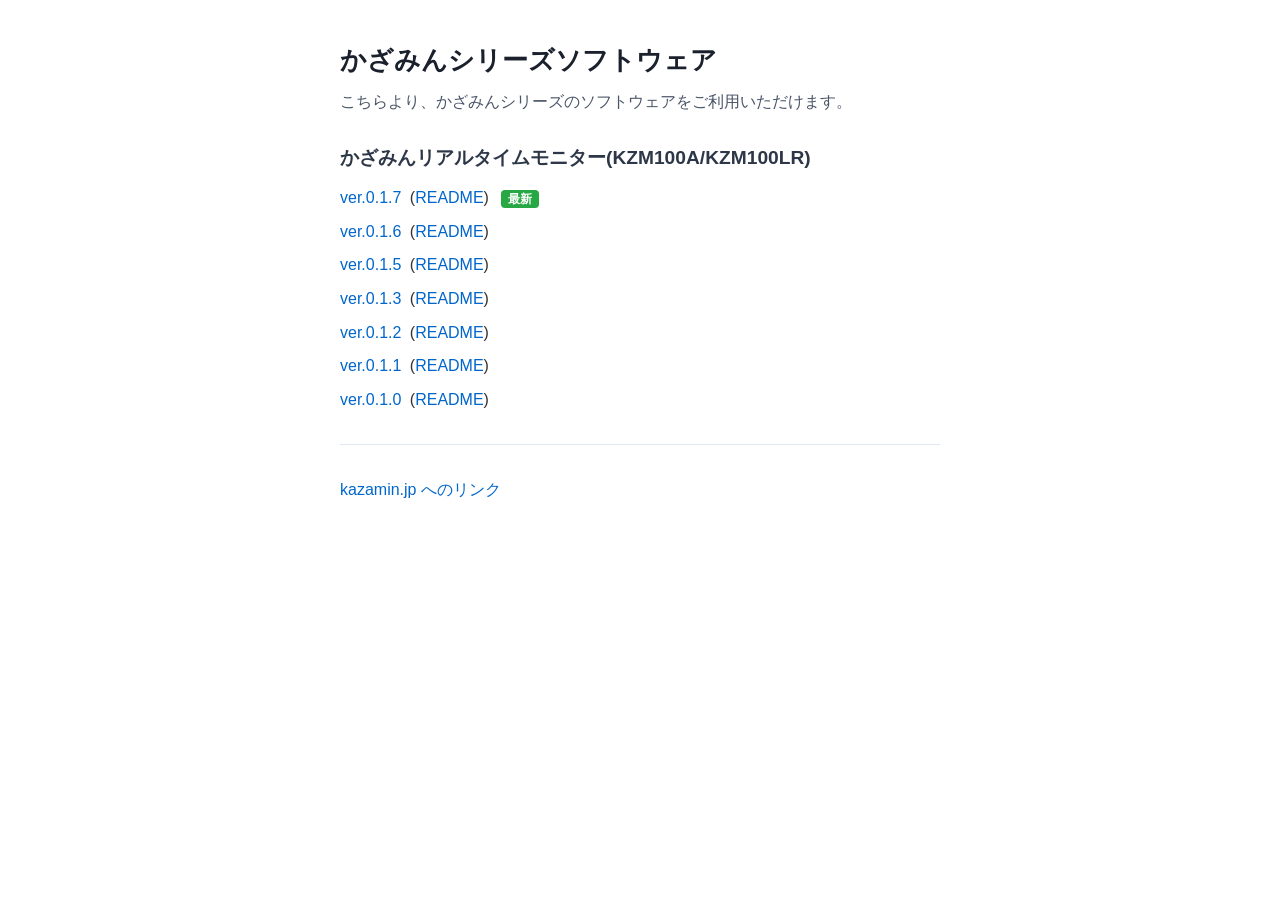
<file: index.html>
<!DOCTYPE html>
<html lang="ja">
<head>
  <meta charset="UTF-8">
  <meta name="viewport" content="width=device-width, initial-scale=1.0">
  <title>かざみんシリーズソフトウェア</title>
  <link rel="icon" type="image/svg+xml" href="./latest/icons/kazamin.svg">
  <style>
    body {
      font-family: -apple-system, BlinkMacSystemFont, "Segoe UI", Roboto, "Helvetica Neue", Arial, sans-serif;
      max-width: 600px;
      margin: 40px auto;
      padding: 0 20px;
      line-height: 1.6;
      color: #333333;
    }
    h1 {
      font-size: 1.6rem;
      margin-bottom: 0.5rem;
      color: #1a202c;
    }
    .lead {
      color: #4a5568;
      margin-top: 0;
      margin-bottom: 1.75rem;
    }
    h2 {
      font-size: 1.2rem;
      margin-top: 1.5rem;
      margin-bottom: 0.75rem;
      color: #2d3748;
    }
    ul.version-list {
      list-style: none;
      padding: 0;
      margin: 0 0 2rem 0;
    }
    ul.version-list li {
      margin: 8px 0;
      font-size: 1rem;
    }
    a {
      color: #0066cc;
      text-decoration: none;
    }
    a:hover {
      text-decoration: underline;
    }
    .badge-latest {
      display: inline-block;
      background: #28a745;
      color: #ffffff;
      font-size: 0.75rem;
      font-weight: bold;
      padding: 2px 7px;
      border-radius: 4px;
      margin-left: 8px;
      vertical-align: middle;
      line-height: 1.2;
    }
    .readme-link {
      margin-left: 4px;
    }
    .footer-links {
      margin-top: 2rem;
      padding-top: 1rem;
      border-top: 1px solid #e2e8f0;
    }
  </style>
</head>
<body>
  <h1>かざみんシリーズソフトウェア</h1>
  <p class="lead">こちらより、かざみんシリーズのソフトウェアをご利用いただけます。</p>

  <h2>かざみんリアルタイムモニター(KZM100A/KZM100LR)</h2>
  <ul id="version-list" class="version-list">
    <li><a href="./ver.0.1.7/">ver.0.1.7</a> <span class="readme-link">(<a href="https://github.com/HAITAKA99/kazamin/blob/main/README.md" target="_blank" rel="noopener noreferrer">README</a>)</span> <span class="badge-latest">最新</span></li>
    <li><a href="./ver.0.1.6/">ver.0.1.6</a> <span class="readme-link">(<a href="https://github.com/HAITAKA99/kazamin/blob/main/README.md" target="_blank" rel="noopener noreferrer">README</a>)</span></li>
    <li><a href="./ver.0.1.5/">ver.0.1.5</a> <span class="readme-link">(<a href="https://github.com/HAITAKA99/kazamin/blob/main/README.md" target="_blank" rel="noopener noreferrer">README</a>)</span></li>
    <li><a href="./ver.0.1.3/">ver.0.1.3</a> <span class="readme-link">(<a href="https://github.com/HAITAKA99/kazamin/blob/main/README.md" target="_blank" rel="noopener noreferrer">README</a>)</span></li>
    <li><a href="./ver.0.1.2/">ver.0.1.2</a> <span class="readme-link">(<a href="https://github.com/HAITAKA99/kazamin/blob/main/README.md" target="_blank" rel="noopener noreferrer">README</a>)</span></li>
    <li><a href="./ver.0.1.1/">ver.0.1.1</a> <span class="readme-link">(<a href="https://github.com/HAITAKA99/kazamin/blob/main/README.md" target="_blank" rel="noopener noreferrer">README</a>)</span></li>
    <li><a href="./ver.0.1.0/">ver.0.1.0</a> <span class="readme-link">(<a href="https://github.com/HAITAKA99/kazamin/blob/main/README.md" target="_blank" rel="noopener noreferrer">README</a>)</span></li>
  </ul>

  <div class="footer-links">
    <p><a href="https://kazamin.jp/" target="_blank" rel="noopener noreferrer">kazamin.jp へのリンク</a></p>
  </div>

  <script>
    (async function() {
      const repo = 'HAITAKA99/kazamin';
      const listEl = document.getElementById('version-list');

      try {
        const res = await fetch(`https://api.github.com/repos/${repo}/tags`);
        if (!res.ok) return;
        const tags = await res.json();
        if (!Array.isArray(tags) || tags.length === 0) return;

        listEl.innerHTML = '';
        for (let i = 0; i < tags.length; i++) {
          const tag = tags[i];
          const isLatest = (i === 0);
          const li = document.createElement('li');

          const verLink = document.createElement('a');
          verLink.href = `./${tag.name}/`;
          verLink.textContent = tag.name;
          li.appendChild(verLink);

          li.appendChild(document.createTextNode(' '));
          const readmeSpan = document.createElement('span');
          readmeSpan.className = 'readme-link';
          readmeSpan.innerHTML = `(<a href="https://github.com/${repo}/blob/main/README.md" target="_blank" rel="noopener noreferrer">README</a>)`;
          li.appendChild(readmeSpan);

          if (isLatest) {
            const badge = document.createElement('span');
            badge.className = 'badge-latest';
            badge.textContent = '最新';
            li.appendChild(document.createTextNode(' '));
            li.appendChild(badge);
          }

          listEl.appendChild(li);
        }
      } catch (err) {}
    })();
  </script>
</body>
</html>
</file>
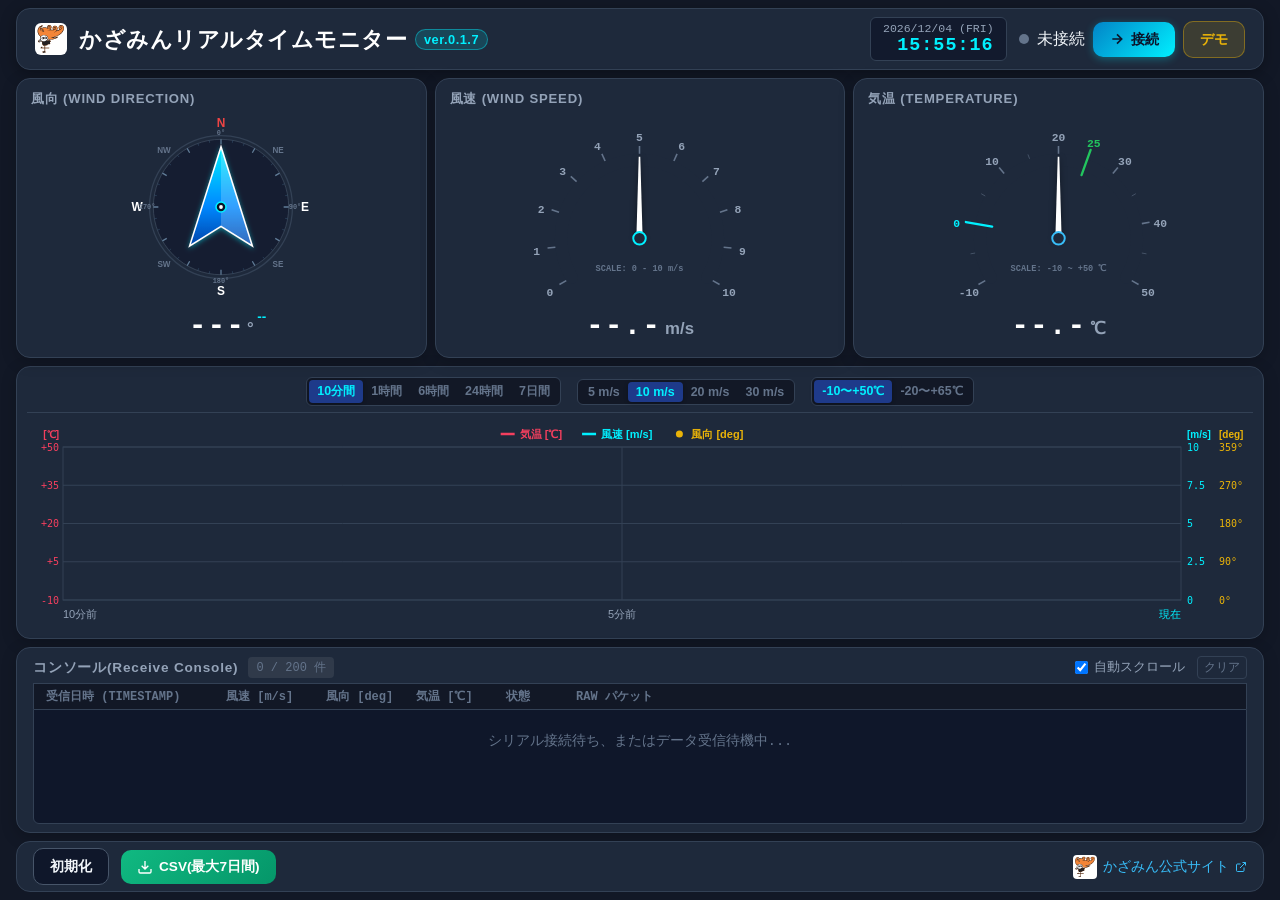
<file: latest/index.html>
<!DOCTYPE html>
<html lang="ja">
<head>
  <meta charset="UTF-8">
  <meta name="viewport" content="width=device-width, initial-scale=1.0, maximum-scale=1.0, user-scalable=no">
  <title>かざみんリアルタイムモニター ver.0.1.7</title>
  <meta name="description" content="超音波風向風速計 かざみん (KZM100A/KZM100LR) Web Serial API リアルタイム計測モニター">
  <meta name="theme-color" content="#131f3d">
  <!-- PWA Manifest -->
  <link rel="manifest" href="./manifest.json">
  <!-- ファビコン (SVG) -->
  <link rel="icon" type="image/svg+xml" href="[data-uri]">
  <style>
/**
 * main.css
 * かざみんリアルタイムモニター (Web Serial Monitor) スタイルシート
 */

:root {
  --bg-primary: #121826;
  --bg-card: #1e293b;
  --bg-card-hover: #27354a;
  --bg-input: #0f172a;
  --border-color: #334155;
  --border-light: #475569;

  --text-primary: #f1f5f9;
  --text-secondary: #94a3b8;
  --text-muted: #64748b;

  --accent-cyan: #00f0ff;
  --accent-blue: #38bdf8;
  --accent-green: #22c55e;
  --accent-yellow: #eab308;
  --accent-red: #ef4444;

  --font-family: -apple-system, BlinkMacSystemFont, "Segoe UI", Roboto, "Helvetica Neue", Arial, sans-serif;
  --font-mono: ui-monospace, SFMono-Regular, Menlo, Monaco, Consolas, "Liberation Mono", "Courier New", monospace;

  --radius-sm: 6px;
  --radius-md: 10px;
  --radius-lg: 14px;
}

* {
  box-sizing: border-box;
  margin: 0;
  padding: 0;
}

body {
  background-color: var(--bg-primary);
  color: var(--text-primary);
  font-family: var(--font-family);
  min-height: 100vh;
  display: flex;
  flex-direction: column;
  overflow-x: hidden;
  -webkit-font-smoothing: antialiased;
}

/* アプリケーション全体コンテナ */
.app-container {
  display: flex;
  flex-direction: column;
  min-height: 100vh;
  width: 100%;
  max-width: 100%;
  margin: 0;
  padding: 8px 16px;
  gap: 8px;
  box-sizing: border-box;
}

/* ヘッダーエリア */
.app-header {
  display: flex;
  align-items: center;
  justify-content: space-between;
  flex-wrap: wrap;
  gap: 10px;
  background-color: var(--bg-card);
  border: 1px solid var(--border-color);
  border-radius: var(--radius-lg);
  padding: 8px 18px;
  box-shadow: 0 4px 16px rgba(0, 0, 0, 0.3);
  flex-shrink: 0;
}

.header-brand {
  display: flex;
  align-items: center;
  gap: 12px;
}

.header-logo {
  width: 32px;
  height: 32px;
  background-color: #ffffff;
  border-radius: var(--radius-sm);
  padding: 2px;
  box-sizing: border-box;
  display: block;
  flex-shrink: 0;
}

.header-title {
  font-size: 1.4rem;
  font-weight: 700;
  letter-spacing: 0.5px;
  color: #ffffff;
  display: flex;
  align-items: center;
  gap: 8px;
}

.header-version {
  font-size: 0.8rem;
  padding: 2px 8px;
  background-color: rgba(0, 240, 255, 0.15);
  color: var(--accent-cyan);
  border: 1px solid rgba(0, 240, 255, 0.4);
  border-radius: 9999px;
  font-weight: 600;
}

.header-controls {
  display: flex;
  align-items: center;
  gap: 12px;
  flex-wrap: wrap;
}

/* デジタル時計 */
.digital-clock-widget {
  display: flex;
  flex-direction: column;
  align-items: flex-end;
  background-color: rgba(15, 23, 42, 0.8);
  padding: 4px 12px;
  border-radius: var(--radius-sm);
  border: 1px solid var(--border-color);
}

.clock-date {
  font-size: 0.72rem;
  color: var(--text-secondary);
  font-family: var(--font-mono);
}

.clock-time {
  font-size: 1.15rem;
  font-weight: 700;
  color: var(--accent-cyan);
  font-family: var(--font-mono);
  letter-spacing: 1px;
}

/* 接続ボタン & デモモード */
.serial-controls {
  display: flex;
  align-items: center;
  gap: 8px;
}

.btn {
  padding: 8px 16px;
  font-size: 0.9rem;
  font-weight: 600;
  border-radius: var(--radius-md);
  border: none;
  cursor: pointer;
  transition: all 0.2s ease;
  display: inline-flex;
  align-items: center;
  justify-content: center;
  gap: 6px;
}

.btn-primary {
  background: linear-gradient(135deg, #0284c7, #00f0ff);
  color: #0b1329;
  box-shadow: 0 2px 8px rgba(0, 240, 255, 0.3);
}

.btn-primary:hover {
  filter: brightness(1.1);
  transform: translateY(-1px);
}

.btn-danger {
  background: linear-gradient(135deg, #dc2626, #ef4444);
  color: #ffffff;
  box-shadow: 0 2px 8px rgba(239, 68, 68, 0.3);
}

.btn-danger:hover {
  filter: brightness(1.1);
  transform: translateY(-1px);
}

.btn-secondary {
  background-color: var(--bg-input);
  color: var(--text-primary);
  border: 1px solid var(--border-light);
}

.btn-secondary:hover {
  background-color: var(--bg-card-hover);
  border-color: var(--accent-cyan);
}

.btn-demo {
  background-color: rgba(234, 179, 8, 0.15);
  color: var(--accent-yellow);
  border: 1px solid rgba(234, 179, 8, 0.4);
}

.btn-demo.active {
  background: linear-gradient(135deg, #ca8a04, #eab308);
  color: #0b1329;
  font-weight: 700;
}

.connection-status-dot {
  width: 10px;
  height: 10px;
  border-radius: 50%;
  background-color: var(--text-muted);
  display: inline-block;
  margin-right: 4px;
}

.connection-status-dot.connected {
  background-color: var(--accent-green);
  box-shadow: 0 0 8px var(--accent-green);
}

.connection-status-dot.demo {
  background-color: var(--accent-yellow);
  box-shadow: 0 0 8px var(--accent-yellow);
}

/* メインコンテンツレイアウト */
.app-main {
  display: flex;
  flex-direction: column;
  gap: 8px;
  flex: 1;
  min-height: 0;
}

/* 上段: 3連メーターパネル */
.gauges-section {
  display: grid;
  grid-template-columns: repeat(3, 1fr);
  gap: 8px;
  align-items: stretch;
  flex: none;
  min-height: 280px;
}

#gauge-dir-container,
#gauge-speed-container,
#gauge-temp-container {
  height: 100%;
  display: flex;
  flex-direction: column;
  min-height: 0;
}

.gauge-card {
  background-color: var(--bg-card);
  border: 1px solid var(--border-color);
  border-radius: var(--radius-lg);
  padding: 10px 14px;
  display: flex;
  flex-direction: column;
  justify-content: space-between;
  box-shadow: 0 4px 16px rgba(0, 0, 0, 0.2);
  height: 280px;
  position: relative;
  overflow: hidden;
}

.gauge-header {
  display: flex;
  justify-content: space-between;
  align-items: center;
  margin-bottom: 4px;
  min-height: 20px;
  flex-shrink: 0;
}

.gauge-title {
  font-size: 0.82rem;
  font-weight: 700;
  color: var(--text-secondary);
  letter-spacing: 0.8px;
}

.gauge-badge {
  font-size: 0.72rem;
  font-weight: 700;
  padding: 2px 6px;
  border-radius: 4px;
  background-color: var(--accent-red);
  color: #ffffff;
  animation: pulse-badge 1s infinite alternate;
}

@keyframes pulse-badge {
  from { opacity: 0.7; }
  to { opacity: 1; transform: scale(1.05); }
}

.gauge-body {
  flex: 1;
  display: flex;
  align-items: center;
  justify-content: center;
  position: relative;
  min-height: 180px;
  max-height: 200px;
}

.gauge-footer {
  margin-top: 4px;
  text-align: center;
  min-height: 42px;
  display: flex;
  flex-direction: column;
  justify-content: center;
  align-items: center;
  flex-shrink: 0;
}

.gauge-value-display {
  display: flex;
  align-items: baseline;
  justify-content: center;
  gap: 4px;
}

.value-number {
  font-size: 1.85rem;
  font-weight: 800;
  font-family: var(--font-mono);
  color: #ffffff;
  letter-spacing: 1px;
}

.value-number.error-text {
  color: var(--accent-red);
  animation: pulse-badge 0.8s infinite alternate;
}

.value-unit {
  font-size: 1.05rem;
  font-weight: 600;
  color: var(--text-secondary);
}

.value-sub {
  font-size: 0.85rem;
  color: var(--accent-cyan);
  margin-left: 8px;
  font-weight: 600;
}

.dir-value-display {
  position: relative;
  display: flex;
  justify-content: center;
  align-items: baseline;
  width: 100%;
}

.dir-main-val {
  display: flex;
  align-items: baseline;
  justify-content: center;
  gap: 2px;
}

.dir-name-label {
  position: absolute;
  left: calc(50% + 36px);
  white-space: nowrap;
  margin-left: 0;
}

/* コンパス SVG */
.compass-svg {
  height: 100%;
  min-height: 180px;
  max-height: 200px;
  width: auto;
  max-width: 100%;
}

.compass-outer-ring {
  fill: none;
  stroke: var(--border-color);
  stroke-width: 2;
}

.compass-inner-ring {
  fill: rgba(15, 23, 42, 0.6);
  stroke: var(--border-light);
  stroke-width: 1;
}

.compass-label {
  fill: var(--text-secondary);
  text-anchor: middle;
  dominant-baseline: central;
  font-weight: 700;
}

.compass-label.major-label {
  font-size: 19px;
  font-weight: 800;
  fill: #ffffff;
}

.compass-label.label-n {
  fill: var(--accent-red);
}

.compass-label.minor-label {
  font-size: 13px;
  font-weight: 700;
  fill: var(--text-muted);
}

.compass-deg-label {
  font-size: 11px;
  font-weight: 600;
  fill: var(--text-muted);
  text-anchor: middle;
  dominant-baseline: central;
  font-family: var(--font-mono);
}

/* スピードメーター SVG */
.speed-svg {
  height: 100%;
  min-height: 180px;
  max-height: 200px;
  width: auto;
  max-width: 100%;
}

.speed-arc-track {
  fill: none;
  stroke: #1e293b;
  stroke-width: 16;
  stroke-linecap: round;
}

.speed-arc-fill {
  fill: none;
  stroke-width: 16;
  stroke-linecap: round;
  transition: stroke-dashoffset 0.4s ease;
}

.speed-arc-mask {
  fill: none;
  stroke: #ffffff;
  stroke-width: 16;
  stroke-linecap: round;
  transition: stroke-dashoffset 0.4s cubic-bezier(0.2, 0.8, 0.2, 1);
}

.speed-arc-seg {
  fill: none;
  stroke-width: 16;
  stroke-linecap: butt;
}

.speed-arc-error {
  fill: none;
  stroke-width: 16;
  stroke-linecap: round;
}

.speed-tick-text {
  font-size: 14.5px;
  font-weight: 700;
  fill: var(--text-secondary);
  font-family: var(--font-mono);
}

.speed-scale-indicator {
  font-size: 11px;
  font-weight: 600;
  fill: var(--text-muted);
  text-anchor: middle;
  font-family: var(--font-mono);
}

/* 温度計 SVG・スタイル */
.temp-svg {
  height: 100%;
  min-height: 180px;
  max-height: 200px;
  width: auto;
  max-width: 100%;
}

.temp-arc-track {
  fill: none;
  stroke: #1e293b;
  stroke-width: 16;
  stroke-linecap: round;
}

.temp-arc-mask {
  fill: none;
  stroke: #ffffff;
  stroke-width: 16;
  stroke-linecap: round;
  transition: stroke-dashoffset 0.4s cubic-bezier(0.2, 0.8, 0.2, 1);
}

.temp-arc-seg {
  fill: none;
  stroke-width: 16;
  stroke-linecap: butt;
}

.temp-tick-text {
  font-size: 14.5px;
  font-weight: 700;
  fill: var(--text-secondary);
  font-family: var(--font-mono);
}

.temp-scale-indicator {
  font-size: 11px;
  font-weight: 600;
  fill: var(--text-muted);
  text-anchor: middle;
  font-family: var(--font-mono);
}

/* 中段: 時間軸グラフパネル */
.chart-section {
  background-color: var(--bg-card);
  border: 1px solid var(--border-color);
  border-radius: var(--radius-lg);
  padding: 10px 10px;
  box-shadow: 0 4px 16px rgba(0, 0, 0, 0.2);
  display: flex;
  flex-direction: column;
  flex: 1.35;
  min-height: 0;
}

.chart-panel {
  display: flex;
  flex-direction: column;
  flex: 1;
  min-height: 0;
}

.chart-controls-bar {
  display: flex;
  align-items: center;
  justify-content: center;
  flex-wrap: wrap;
  gap: 16px;
  margin-bottom: 6px;
  padding-bottom: 6px;
  border-bottom: 1px solid var(--border-color);
  flex-shrink: 0;
}

.control-group {
  display: flex;
  align-items: center;
  gap: 8px;
  flex-wrap: wrap;
}

.control-label {
  font-size: 0.8rem;
  color: var(--text-secondary);
  font-weight: 600;
}

.btn-group {
  display: inline-flex;
  background-color: var(--bg-primary);
  border-radius: var(--radius-sm);
  padding: 2px;
  border: 1px solid var(--border-color);
}

.btn-scale {
  background: none;
  border: none;
  color: var(--text-muted);
  padding: 3px 8px;
  font-size: 0.78rem;
  font-weight: 600;
  border-radius: 4px;
  cursor: pointer;
  transition: all 0.2s ease;
}

.btn-scale:hover {
  color: var(--text-primary);
}

.btn-scale.active {
  background-color: #1e3a8a;
  color: var(--accent-cyan);
  box-shadow: 0 1px 4px rgba(0, 0, 0, 0.3);
}

.chart-canvas-wrapper {
  width: 100%;
  position: relative;
  flex: 1;
  min-height: 160px;
  height: auto;
}

#time-series-canvas {
  position: absolute;
  top: 0;
  left: 0;
  width: 100%;
  height: 100%;
  display: block;
}

/* 下段: 受信コンソール & CSV出力 */
.bottom-section {
  display: flex;
  flex-direction: column;
  flex: 1;
  min-height: 0;
}

#console-container {
  display: flex;
  flex-direction: column;
  flex: 1;
  height: 100%;
  min-height: 0;
}

.console-card {
  background-color: var(--bg-card);
  border: 1px solid var(--border-color);
  border-radius: var(--radius-lg);
  padding: 8px 16px;
  box-shadow: 0 4px 16px rgba(0, 0, 0, 0.2);
  display: flex;
  flex-direction: column;
  flex: 1;
  min-height: 0;
}

.console-header {
  display: flex;
  justify-content: space-between;
  align-items: center;
  margin-bottom: 4px;
  flex-wrap: wrap;
  gap: 8px;
  flex-shrink: 0;
}

.console-title-area {
  display: flex;
  align-items: center;
  gap: 10px;
}

.console-title {
  font-size: 0.85rem;
  font-weight: 700;
  color: var(--text-secondary);
  letter-spacing: 0.8px;
}

.console-count-badge {
  font-size: 0.75rem;
  background-color: rgba(255, 255, 255, 0.08);
  padding: 2px 8px;
  border-radius: 4px;
  color: var(--text-muted);
  font-family: var(--font-mono);
}

.console-actions {
  display: flex;
  align-items: center;
  gap: 12px;
}

.auto-scroll-label {
  font-size: 0.8rem;
  color: var(--text-secondary);
  display: flex;
  align-items: center;
  gap: 6px;
  cursor: pointer;
}

.btn-clear-console {
  background: none;
  border: 1px solid var(--border-color);
  color: var(--text-muted);
  padding: 2px 6px;
  font-size: 0.75rem;
  border-radius: 4px;
  cursor: pointer;
}

.btn-clear-console:hover {
  color: var(--text-primary);
  border-color: var(--border-light);
}

.console-table-header {
  display: grid;
  grid-template-columns: 180px 100px 90px 90px 70px 1fr;
  padding: 4px 12px;
  background-color: var(--bg-primary);
  border: 1px solid var(--border-color);
  border-bottom: none;
  font-size: 0.75rem;
  font-weight: 700;
  color: var(--text-muted);
  font-family: var(--font-mono);
  flex-shrink: 0;
}

.console-body {
  flex: 1;
  min-height: 65px;
  height: auto;
  overflow-y: auto;
  background-color: #0f172a;
  border: 1px solid var(--border-color);
  border-radius: 0 0 var(--radius-sm) var(--radius-sm);
  padding: 2px 0;
  font-family: var(--font-mono);
  font-size: 0.82rem;
}

.console-placeholder {
  color: var(--text-muted);
  padding: 20px;
  text-align: center;
  font-size: 0.85rem;
}

.console-row {
  display: grid;
  grid-template-columns: 180px 100px 90px 90px 70px 1fr;
  padding: 3px 12px;
  border-bottom: 1px solid rgba(255, 255, 255, 0.03);
  align-items: center;
  transition: background-color 0.1s ease;
}

.console-row:hover {
  background-color: rgba(255, 255, 255, 0.04);
}

.console-row.row-error {
  background-color: rgba(239, 68, 68, 0.15);
  color: #fca5a5;
}

.col-speed.val-error {
  color: var(--accent-red);
  font-weight: 700;
}

.badge-ok {
  color: var(--accent-green);
  font-weight: 700;
}

.badge-err {
  color: var(--accent-red);
  font-weight: 700;
}

.col-raw {
  color: var(--text-muted);
  overflow: hidden;
  text-overflow: ellipsis;
  white-space: nowrap;
}

/* フッターエリア */
.app-footer {
  display: flex;
  align-items: center;
  justify-content: space-between;
  flex-wrap: wrap;
  gap: 8px;
  padding: 6px 16px;
  background-color: var(--bg-card);
  border: 1px solid var(--border-color);
  border-radius: var(--radius-lg);
  margin-top: 0;
  flex-shrink: 0;
}

.footer-left {
  display: flex;
  align-items: center;
  gap: 12px;
}

.footer-link {
  color: var(--accent-blue);
  text-decoration: none;
  font-size: 0.85rem;
  display: flex;
  align-items: center;
  gap: 6px;
  transition: color 0.2s;
}

.footer-link:hover {
  color: var(--accent-cyan);
  text-decoration: underline;
}

.footer-logo {
  width: 24px;
  height: 24px;
  background-color: #ffffff;
  border-radius: 4px;
  padding: 1.5px;
  box-sizing: border-box;
  display: inline-block;
  vertical-align: middle;
  flex-shrink: 0;
}

.footer-right {
  display: flex;
  align-items: center;
  gap: 16px;
}

.btn-csv {
  background: linear-gradient(135deg, #10b981, #059669);
  color: #ffffff;
  padding: 8px 16px;
  font-size: 0.85rem;
}

.btn-csv:hover {
  filter: brightness(1.1);
}

/* 16:9 大画面およびデスクトップ表示（全画面表示最適化） */
@media (min-width: 901px) and (min-height: 800px) {
  body {
    height: 100vh;
    overflow: hidden;
  }
  .app-container {
    height: 100vh;
    max-height: 100vh;
    overflow: hidden;
  }
}

/* タブレット・中画面対応 */
@media (max-width: 900px) {
  body {
    overflow-y: auto;
  }
  .app-container {
    height: auto;
    min-height: 100vh;
    padding: 10px 12px;
    gap: 12px;
  }
  .gauge-card {
    height: 280px;
    min-height: 280px;
    padding: 10px 10px;
  }
  .gauge-title {
    font-size: 0.78rem;
    letter-spacing: 0.5px;
  }
  .gauge-body {
    min-height: 180px;
    max-height: 200px;
  }
  .compass-svg, .speed-svg, .temp-svg {
    max-height: 200px;
  }
  .chart-section {
    flex: none;
    height: auto;
  }
  .chart-canvas-wrapper {
    height: 360px;
    min-height: 360px;
  }
  #time-series-canvas {
    position: relative;
    height: 360px;
  }
  .bottom-section {
    flex: none;
    height: auto;
  }
  .console-body {
    height: 180px;
    flex: none;
  }
}

/* 横方向に余裕が無い場合（スマートフォン縦画面・狭画面）: 3連メーターを縦並びに配置 */
@media (max-width: 600px) and (orientation: portrait), (max-width: 520px) {
  .gauges-section {
    grid-template-columns: 1fr;
    flex: none;
  }
}

/* スマホ対応 */
@media (max-width: 680px) {
  .app-header {
    flex-direction: column;
    align-items: flex-start;
  }
  .header-controls {
    width: 100%;
    justify-content: space-between;
  }
  .chart-canvas-wrapper {
    height: 320px;
    min-height: 320px;
  }
  #time-series-canvas {
    height: 320px;
  }
  .console-table-header, .console-row {
    grid-template-columns: 120px 70px 60px 60px 50px 1fr;
    font-size: 0.72rem;
  }
  .app-footer {
    flex-direction: column;
    align-items: flex-start;
  }
}

/* 画面高さが小さい場合のスクロール許可 */
@media (max-height: 799px) and (min-width: 901px) {
  body {
    overflow-y: auto;
  }
  .app-container {
    height: auto;
    min-height: 100vh;
  }
  .gauge-card {
    height: 280px;
    min-height: 280px;
  }
  .chart-section {
    flex: none;
    height: auto;
  }
  .chart-canvas-wrapper {
    min-height: 240px;
    height: 240px;
  }
  #time-series-canvas {
    position: relative;
    height: 240px;
  }
  .bottom-section {
    flex: none;
    height: auto;
  }
  .console-card {
    flex: none;
    height: auto;
  }
  .console-body {
    height: 120px;
    min-height: 120px;
    max-height: 120px;
    flex: none;
  }
}
  </style>
  <script>
    window.onerror = function(msg, url, lineNo, columnNo, error) {
      console.error('[Kazamin Monitor] Unhandled Error:', msg, 'at', url + ':' + lineNo, error);
      return false;
    };
    window.addEventListener('unhandledrejection', function(event) {
      console.error('[Kazamin Monitor] Unhandled Promise Rejection:', event.reason);
    });
  </script>
</head>
<body>
  <!-- かざみん アイコンシンボル定義 (スタンドアロン単一ファイル配信用) -->
  <svg style="display: none;" xmlns="http://www.w3.org/2000/svg">
    <symbol id="kazamin-icon" viewBox="0 0 562 562">
      <path d="M0 0 C8.23898198 6.1102498 13.15113702 15.25733408 15.375 25.1875 C18.17293761 43.38851682 11.66185852 61.69225311 1.61328125 76.73046875 C1.08089844 77.47941406 0.54851562 78.22835937 0 79 C-0.52207031 79.75925781 -1.04414063 80.51851563 -1.58203125 81.30078125 C-2.04996094 81.86152344 -2.51789063 82.42226562 -3 83 C-3.66 83 -4.32 83 -5 83 C-5.99 84.98 -5.99 84.98 -7 87 C-3.12420376 87.90892567 0.47618839 88.12881615 4.453125 88.1328125 C6.33028198 88.13583374 6.33028198 88.13583374 8.24536133 88.13891602 C9.58024269 88.13482954 10.91512244 88.13018074 12.25 88.125 C12.92340424 88.12378143 13.59680847 88.12256287 14.2906189 88.12130737 C27.59476472 88.09295808 40.78878965 87.68142677 54 86 C54.22101175 83.85381922 54.22101175 83.85381922 52.42578125 82.22265625 C51.72839844 81.50980469 51.03101563 80.79695313 50.3125 80.0625 C44.73725627 73.93368597 40.54867515 66.41301899 40 58 C39.94972656 57.360625 39.89945312 56.72125 39.84765625 56.0625 C39.29661774 43.71923746 43.81383316 31.71010236 51.6875 22.3125 C61.14539004 12.28784502 72.47433587 6.77731902 86.2265625 5.76171875 C99.30136912 5.476177 109.63999243 8.958204 120 17 C131.46750941 27.31672062 136.68075178 40.82993521 138.3125 55.8828125 C139.05251987 72.48700842 133.2145541 88.86818235 125 103 C145.21273815 98.82563016 164.60836976 92.39572414 183 83 C179.82460444 79.57421051 179.82460444 79.57421051 176 77 C176 76.34 176 75.68 176 75 C175.4121875 74.76023437 174.824375 74.52046875 174.21875 74.2734375 C168.35827926 70.90985746 164.92804126 63.54076481 162.5625 57.4375 C159.49637875 47.13745633 159.43565639 35.40799173 163.74609375 25.48046875 C164.15988281 24.66191406 164.57367188 23.84335937 165 23 C165.42410156 22.15050781 165.84820312 21.30101563 166.28515625 20.42578125 C173.77134967 6.80883333 186.00811988 -1.44173022 200.4375 -6.5 C213.4456579 -10.0649641 225.92722852 -8.32079729 238.0625 -2.875 C251.86591648 4.48682212 259.04949265 16.25483319 264.0546875 30.640625 C271.90907654 58.55291662 260.91181209 90.08070688 248.16894531 114.81933594 C242.54363884 125.31332871 235.40022624 134.7081788 228 144 C227.28457031 144.94746094 226.56914062 145.89492187 225.83203125 146.87109375 C225.22746094 147.57363281 224.62289063 148.27617187 224 149 C223.34 149 222.68 149 222 149 C221.74734375 149.57621094 221.4946875 150.15242187 221.234375 150.74609375 C216.48629574 159.41584606 206.65745489 165.65891115 198.90332031 171.54980469 C196.99621206 173.00288614 195.10316818 174.47292961 193.2109375 175.9453125 C183.94035355 183.09787594 174.30503556 189.49454169 164.31103516 195.59033203 C162.82825182 196.49478914 161.34847027 197.40419666 159.87255859 198.31982422 C128.10528785 218.01628934 92.55238331 230.61115584 57.13745117 241.99121094 C55.08816705 242.65012013 53.04214447 243.31928518 51 244 C66.81666216 246.26474146 82.42447075 245.36376336 98 242 C98.66273926 241.86078125 99.32547852 241.7215625 100.00830078 241.578125 C112.93574511 238.80176112 125.84672913 234.69239506 137.91015625 229.26953125 C141.24187645 227.90061966 142.64815784 227.81699688 146 229 C147 230 147 230 147.55078125 232.67578125 C146.93097948 236.41657068 146.55183462 236.78163559 143.73046875 239.04296875 C142.23270952 240.11468065 140.71686133 241.16138938 139.1875 242.1875 C138.37434326 242.74993408 137.56118652 243.31236816 136.72338867 243.8918457 C85.24555433 278.96633903 22.9675512 290.67405003 -38.30175781 281.43652344 C-44.24403011 280.47517862 -50.136002 279.36439557 -56 278 C-56.2578125 278.89332031 -56.515625 279.78664063 -56.78125 280.70703125 C-57.99164501 283.97742546 -59.29939669 286.01600488 -61.5 288.6875 C-63.45970464 291.09145971 -65.27642504 293.41463756 -67 296 C-67.66 296 -68.32 296 -69 296 C-69.268125 296.639375 -69.53625 297.27875 -69.8125 297.9375 C-71 300 -71 300 -74 301 C-74 301.66 -74 302.32 -74 303 C-74.66 303.33 -75.32 303.66 -76 304 C-66.76725725 304.58027014 -58.9035965 303.99434603 -50 301.5 C-33.91275291 297.08702413 -20.09514142 298.0970253 -5.0625 305.9375 C4.78739909 311.64612765 4.78739909 311.64612765 7.0625 316.0625 C6.97165795 318.8786037 5.88810175 319.94281451 4 322 C1.4765625 323.0546875 1.4765625 323.0546875 -1.375 323.875 C-6.75412743 325.70830895 -9.08089266 327.10343285 -12 332 C-14.96395159 338.75780962 -13.41739754 343.20722348 -11.04296875 350.046875 C-10.69878906 351.02140625 -10.35460937 351.9959375 -10 353 C-8.64083042 357.45642874 -8.84583593 361.49633882 -10 366 C-15.73231253 373.81678981 -25.8701315 376.42540059 -34.9453125 378.45703125 C-39.79805374 379.3138684 -43.77048586 378.32110703 -48.3515625 376.6015625 C-51.9962947 375.77370297 -53.70471357 376.24605722 -57 378 C-58.58199929 380.43429411 -59.73413036 382.50618559 -60.875 385.125 C-61.18179688 385.78371094 -61.48859375 386.44242187 -61.8046875 387.12109375 C-62.55498855 388.73893038 -63.28006225 390.3684251 -64 392 C-64.66 392 -65.32 392 -66 392 C-66.33 392.99 -66.66 393.98 -67 395 C-69.546875 396.5703125 -69.546875 396.5703125 -72.75 398.125 C-73.79671875 398.64320313 -74.8434375 399.16140625 -75.921875 399.6953125 C-81.58609688 402.09613751 -86.7530628 402.15502198 -92.8125 402.125 C-93.58142578 402.12886719 -94.35035156 402.13273437 -95.14257812 402.13671875 C-100.17944806 402.1282177 -105.01409716 401.71633268 -110 401 C-111.24551699 405.81398781 -111.12689044 410.52346887 -111.09765625 415.45703125 C-111.0962413 416.35999435 -111.09482635 417.26295746 -111.09336853 418.19328308 C-111.08778823 421.06638963 -111.07523934 423.93941716 -111.0625 426.8125 C-111.05748245 428.76497283 -111.05291999 430.71744689 -111.04882812 432.66992188 C-111.03782525 437.44664485 -111.02057418 442.22330904 -111 447 C-110.00663635 446.99111755 -109.01327271 446.98223511 -107.98980713 446.9730835 C-98.63164962 446.89202258 -89.27356327 446.83204664 -79.91513443 446.79275131 C-75.10375596 446.77187 -70.29266075 446.74354246 -65.48144531 446.69824219 C-60.83895837 446.65480378 -56.19674399 446.63086699 -51.55406952 446.62049103 C-49.78220071 446.61309604 -48.01034693 446.59865537 -46.23859406 446.57707977 C-43.75801779 446.54807185 -41.27856996 446.54404281 -38.79785156 446.54589844 C-38.06417358 446.53151733 -37.33049561 446.51713623 -36.57458496 446.50231934 C-33.13007132 446.53022876 -31.30072081 446.77578163 -28.50482178 448.8604126 C-27 451 -27 451 -27.125 453.6875 C-28 456 -28 456 -30 457 C-32.5622268 457.12226853 -35.09908818 457.18565577 -37.66259766 457.20532227 C-38.45292892 457.21522186 -39.24326019 457.22512146 -40.05754089 457.23532104 C-42.6763507 457.26697122 -45.29517866 457.29170733 -47.9140625 457.31640625 C-49.72724892 457.33697274 -51.54043052 457.35796913 -53.35360718 457.37937927 C-58.13098242 457.43463142 -62.90840115 457.48402682 -67.68585205 457.53222656 C-73.41527068 457.59123999 -79.14460964 457.65748523 -84.8739624 457.72252655 C-93.58259304 457.82057561 -102.29127425 457.90940458 -111 458 C-111 480.11 -111 502.22 -111 525 C-108.69 526.32 -106.38 527.64 -104 529 C-102.56695936 531.86608129 -102.69355845 533.81300783 -103 537 C-105.72096784 541.94243434 -108.60491276 544.41190252 -113.4375 547.25 C-115.10619141 548.24773437 -115.10619141 548.24773437 -116.80859375 549.265625 C-122.82911009 552.53748455 -127.28282673 553.38825298 -134.0625 553.4375 C-134.86494141 553.47037109 -135.66738281 553.50324219 -136.49414062 553.53710938 C-138.7728719 553.55791107 -140.77620985 553.50171217 -143 553 C-145.55859375 550.59765625 -145.55859375 550.59765625 -147 548 C-147 547.34 -147 546.68 -147 546 C-147.680625 546.226875 -148.36125 546.45375 -149.0625 546.6875 C-152.98783202 547.10508851 -155.85524116 546.31013091 -159 544 C-161.62385212 540.51687468 -162.84745919 537.11136879 -163.4375 532.8125 C-162.91265031 529.4384663 -162.11920656 527.68432831 -160 525 C-155.70165055 521.73172838 -151.58321517 519.97687165 -146.375 518.75 C-145.67785889 518.58161621 -144.98071777 518.41323242 -144.26245117 518.23974609 C-136.08563809 516.3927351 -128.87750634 515.84899747 -121 519 C-121 498.54 -121 478.08 -121 457 C-126.59582031 457.05800781 -132.19164062 457.11601562 -137.95703125 457.17578125 C-141.49807578 457.20132331 -145.03900705 457.22539231 -148.58007812 457.24414062 C-154.20312021 457.27405283 -159.82575599 457.30947117 -165.44848633 457.37719727 C-169.98076012 457.4314483 -174.51259836 457.46140586 -179.04517174 457.47438622 C-180.77602689 457.48363861 -182.50685769 457.50170637 -184.23752785 457.52865028 C-186.65863531 457.56485067 -189.07793387 457.56994941 -191.49926758 457.56762695 C-192.21783936 457.58560333 -192.93641113 457.60357971 -193.67675781 457.62210083 C-195.67805481 457.60127258 -195.67805481 457.60127258 -199 457 C-200.96879578 454.46452332 -200.96879578 454.46452332 -202 452 C-200.01966068 448.46624164 -197.9154667 445.65926699 -195.05859375 442.79296875 C-194.31029297 442.04208984 -193.56199219 441.29121094 -192.79101562 440.51757812 C-192.01435547 439.74865234 -191.23769531 438.97972656 -190.4375 438.1875 C-189.26670898 437.00510742 -189.26670898 437.00510742 -188.07226562 435.79882812 C-186.95174805 434.68217773 -186.95174805 434.68217773 -185.80859375 433.54296875 C-185.12595459 432.86258545 -184.44331543 432.18220215 -183.73999023 431.48120117 C-182 430 -182 430 -180 430 C-179.67 429.01 -179.34 428.02 -179 427 C-176.6875 426.375 -176.6875 426.375 -174 426 C-171 428 -171 428 -170.48828125 429.8125 C-170.43027344 430.534375 -170.37226563 431.25625 -170.3125 432 C-170.24675781 432.70125 -170.18101562 433.4025 -170.11328125 434.125 C-169.94430483 438.41350505 -170 442.70816722 -170 447 C-154.16 447 -138.32 447 -122 447 C-121.67 432.48 -121.34 417.96 -121 403 C-125.95 403.66 -130.9 404.32 -136 405 C-144.51288591 405 -148.9943489 403.92630421 -155.5625 398.5625 C-166.93167243 387.76178619 -170.53455496 373.36047139 -171.875 358.25 C-172.3922153 346.07739814 -171.19583838 333.75852772 -168 322 C-173.93715246 320.23873946 -177.49508858 322.13283635 -182.8125 324.625 C-199.00453027 331.81203845 -220.02753736 339.96926017 -237.8125 334.8125 C-243.22645129 332.75959078 -245.9927996 329.74581403 -248.875 324.75 C-250.27941612 320.06861292 -250.41756367 316.68107564 -249 312 C-246.52085462 307.12536139 -244.18339863 303.14756863 -239 301 C-239 300.34 -239 299.68 -239 299 C-229.86508609 292.2322203 -219.3120744 287.64352093 -209 283 C-209.2165625 282.01902344 -209.433125 281.03804688 -209.65625 280.02734375 C-213.44813028 262.01084907 -212.38424569 247.06477977 -205.2421875 230.125 C-203.87687098 227.25071385 -203.87687098 227.25071385 -204 225 C-205.68006144 223.49457477 -205.68006144 223.49457477 -207.875 221.9375 C-213.19566338 217.92174615 -218.12414999 213.54140543 -223 209 C-223.88558594 208.18789063 -223.88558594 208.18789063 -224.7890625 207.359375 C-226 206 -226 206 -226 204 C-226.66 204 -227.32 204 -228 204 C-249.99591449 177.89373785 -261.93610793 142.54801878 -261.25 108.45703125 C-259.18226616 79.86414927 -249.0588026 52.0228116 -229 31 C-226.73046875 29.69140625 -226.73046875 29.69140625 -225 29 C-225 28.34 -225 27.68 -225 27 C-218.04316596 20.92946419 -210.29590004 16.01905892 -202 12 C-200.60007812 11.32130859 -200.60007812 11.32130859 -199.171875 10.62890625 C-187.75976307 5.48735315 -171.15716466 0.56966246 -158.703125 3.875 C-156 5 -156 5 -154.8125 6.8125 C-155.04927912 9.57492309 -156.11759817 10.73888482 -158.13671875 12.5703125 C-163.36885336 16.58490635 -169.04732733 20.15672341 -175 23 C-175 23.66 -175 24.32 -175 25 C-175.66 25 -176.32 25 -177 25 C-177 25.66 -177 26.32 -177 27 C-178.875 29.125 -178.875 29.125 -181 31 C-181.66 31 -182.32 31 -183 31 C-183.26425781 31.57234375 -183.52851563 32.1446875 -183.80078125 32.734375 C-185.06551927 35.12378234 -186.54701292 37.10272629 -188.1875 39.25 C-192.97329585 45.94609251 -195.90651574 53.42143369 -199 61 C-198.30777344 60.56429687 -197.61554688 60.12859375 -196.90234375 59.6796875 C-184.43443928 52.09052826 -171.29144167 47.02844866 -157 44 C-156.29858887 43.84901855 -155.59717773 43.69803711 -154.87451172 43.54248047 C-130.68272958 38.61482017 -103.13344694 38.97547705 -79 44 C-78.30293945 44.14405273 -77.60587891 44.28810547 -76.88769531 44.43652344 C-73.23621715 45.20885047 -69.61065872 46.05546776 -66 47 C-66.144375 46.3709375 -66.28875 45.741875 -66.4375 45.09375 C-69.0217716 33.17738653 -68.4097446 22.50822781 -62.25 11.6875 C-55.55488977 1.42276097 -47.16654871 -4.0818468 -35.45703125 -7.421875 C-22.35554293 -10.50457813 -11.17040858 -6.95567982 0 0 Z M-181 443 C-181.99 443.99 -182.98 444.98 -184 446 C-183.67 446.66 -183.34 447.32 -183 448 C-182.01 447.67 -181.02 447.34 -180 447 C-180.33 445.68 -180.66 444.36 -181 443 Z " transform="translate(274,9)" style="fill: #F38538;"/><path d="M0 0 C8.23898198 6.1102498 13.15113702 15.25733408 15.375 25.1875 C18.17293761 43.38851682 11.66185852 61.69225311 1.61328125 76.73046875 C1.08089844 77.47941406 0.54851562 78.22835937 0 79 C-0.52207031 79.75925781 -1.04414063 80.51851563 -1.58203125 81.30078125 C-2.04996094 81.86152344 -2.51789063 82.42226562 -3 83 C-3.66 83 -4.32 83 -5 83 C-5.99 84.98 -5.99 84.98 -7 87 C-3.12420376 87.90892567 0.47618839 88.12881615 4.453125 88.1328125 C6.33028198 88.13583374 6.33028198 88.13583374 8.24536133 88.13891602 C9.58024269 88.13482954 10.91512244 88.13018074 12.25 88.125 C12.92340424 88.12378143 13.59680847 88.12256287 14.2906189 88.12130737 C27.59476472 88.09295808 40.78878965 87.68142677 54 86 C54.22101175 83.85381922 54.22101175 83.85381922 52.42578125 82.22265625 C51.72839844 81.50980469 51.03101563 80.79695313 50.3125 80.0625 C44.73725627 73.93368597 40.54867515 66.41301899 40 58 C39.94972656 57.360625 39.89945312 56.72125 39.84765625 56.0625 C39.29661774 43.71923746 43.81383316 31.71010236 51.6875 22.3125 C61.14539004 12.28784502 72.47433587 6.77731902 86.2265625 5.76171875 C99.30136912 5.476177 109.63999243 8.958204 120 17 C131.46750941 27.31672062 136.68075178 40.82993521 138.3125 55.8828125 C139.05251987 72.48700842 133.2145541 88.86818235 125 103 C145.21273815 98.82563016 164.60836976 92.39572414 183 83 C179.82460444 79.57421051 179.82460444 79.57421051 176 77 C176 76.34 176 75.68 176 75 C175.4121875 74.76023437 174.824375 74.52046875 174.21875 74.2734375 C168.35827926 70.90985746 164.92804126 63.54076481 162.5625 57.4375 C159.49637875 47.13745633 159.43565639 35.40799173 163.74609375 25.48046875 C164.15988281 24.66191406 164.57367188 23.84335937 165 23 C165.42410156 22.15050781 165.84820312 21.30101563 166.28515625 20.42578125 C173.77134967 6.80883333 186.00811988 -1.44173022 200.4375 -6.5 C213.4456579 -10.0649641 225.92722852 -8.32079729 238.0625 -2.875 C251.86591648 4.48682212 259.04949265 16.25483319 264.0546875 30.640625 C271.90907654 58.55291662 260.91181209 90.08070688 248.16894531 114.81933594 C242.54363884 125.31332871 235.40022624 134.7081788 228 144 C227.28457031 144.94746094 226.56914062 145.89492187 225.83203125 146.87109375 C225.22746094 147.57363281 224.62289063 148.27617187 224 149 C223.34 149 222.68 149 222 149 C221.74734375 149.57621094 221.4946875 150.15242187 221.234375 150.74609375 C216.48629574 159.41584606 206.65745489 165.65891115 198.90332031 171.54980469 C196.99621206 173.00288614 195.10316818 174.47292961 193.2109375 175.9453125 C183.94035355 183.09787594 174.30503556 189.49454169 164.31103516 195.59033203 C162.82825182 196.49478914 161.34847027 197.40419666 159.87255859 198.31982422 C128.10528785 218.01628934 92.55238331 230.61115584 57.13745117 241.99121094 C55.08816705 242.65012013 53.04214447 243.31928518 51 244 C66.81666216 246.26474146 82.42447075 245.36376336 98 242 C98.66273926 241.86078125 99.32547852 241.7215625 100.00830078 241.578125 C112.93574511 238.80176112 125.84672913 234.69239506 137.91015625 229.26953125 C141.24187645 227.90061966 142.64815784 227.81699688 146 229 C147 230 147 230 147.55078125 232.67578125 C146.93097948 236.41657068 146.55183462 236.78163559 143.73046875 239.04296875 C142.23270952 240.11468065 140.71686133 241.16138938 139.1875 242.1875 C138.37434326 242.74993408 137.56118652 243.31236816 136.72338867 243.8918457 C85.24555433 278.96633903 22.9675512 290.67405003 -38.30175781 281.43652344 C-44.24403011 280.47517862 -50.136002 279.36439557 -56 278 C-56.2578125 278.89332031 -56.515625 279.78664063 -56.78125 280.70703125 C-57.99164501 283.97742546 -59.29939669 286.01600488 -61.5 288.6875 C-63.45970464 291.09145971 -65.27642504 293.41463756 -67 296 C-67.66 296 -68.32 296 -69 296 C-69.268125 296.639375 -69.53625 297.27875 -69.8125 297.9375 C-71 300 -71 300 -74 301 C-74 301.66 -74 302.32 -74 303 C-74.66 303.33 -75.32 303.66 -76 304 C-66.76725725 304.58027014 -58.9035965 303.99434603 -50 301.5 C-33.91275291 297.08702413 -20.09514142 298.0970253 -5.0625 305.9375 C4.78739909 311.64612765 4.78739909 311.64612765 7.0625 316.0625 C6.97165795 318.8786037 5.88810175 319.94281451 4 322 C1.4765625 323.0546875 1.4765625 323.0546875 -1.375 323.875 C-6.75412743 325.70830895 -9.08089266 327.10343285 -12 332 C-14.96395159 338.75780962 -13.41739754 343.20722348 -11.04296875 350.046875 C-10.69878906 351.02140625 -10.35460937 351.9959375 -10 353 C-8.64083042 357.45642874 -8.84583593 361.49633882 -10 366 C-15.73231253 373.81678981 -25.8701315 376.42540059 -34.9453125 378.45703125 C-39.79805374 379.3138684 -43.77048586 378.32110703 -48.3515625 376.6015625 C-51.9962947 375.77370297 -53.70471357 376.24605722 -57 378 C-58.58199929 380.43429411 -59.73413036 382.50618559 -60.875 385.125 C-61.18179688 385.78371094 -61.48859375 386.44242187 -61.8046875 387.12109375 C-62.55498855 388.73893038 -63.28006225 390.3684251 -64 392 C-64.66 392 -65.32 392 -66 392 C-66.33 392.99 -66.66 393.98 -67 395 C-69.546875 396.5703125 -69.546875 396.5703125 -72.75 398.125 C-73.79671875 398.64320313 -74.8434375 399.16140625 -75.921875 399.6953125 C-81.58609688 402.09613751 -86.7530628 402.15502198 -92.8125 402.125 C-93.58142578 402.12886719 -94.35035156 402.13273437 -95.14257812 402.13671875 C-100.17944806 402.1282177 -105.01409716 401.71633268 -110 401 C-111.24551699 405.81398781 -111.12689044 410.52346887 -111.09765625 415.45703125 C-111.0962413 416.35999435 -111.09482635 417.26295746 -111.09336853 418.19328308 C-111.08778823 421.06638963 -111.07523934 423.93941716 -111.0625 426.8125 C-111.05748245 428.76497283 -111.05291999 430.71744689 -111.04882812 432.66992188 C-111.03782525 437.44664485 -111.02057418 442.22330904 -111 447 C-110.00663635 446.99111755 -109.01327271 446.98223511 -107.98980713 446.9730835 C-98.63164962 446.89202258 -89.27356327 446.83204664 -79.91513443 446.79275131 C-75.10375596 446.77187 -70.29266075 446.74354246 -65.48144531 446.69824219 C-60.83895837 446.65480378 -56.19674399 446.63086699 -51.55406952 446.62049103 C-49.78220071 446.61309604 -48.01034693 446.59865537 -46.23859406 446.57707977 C-43.75801779 446.54807185 -41.27856996 446.54404281 -38.79785156 446.54589844 C-38.06417358 446.53151733 -37.33049561 446.51713623 -36.57458496 446.50231934 C-33.13007132 446.53022876 -31.30072081 446.77578163 -28.50482178 448.8604126 C-27 451 -27 451 -27.125 453.6875 C-28 456 -28 456 -30 457 C-32.5622268 457.12226853 -35.09908818 457.18565577 -37.66259766 457.20532227 C-38.45292892 457.21522186 -39.24326019 457.22512146 -40.05754089 457.23532104 C-42.6763507 457.26697122 -45.29517866 457.29170733 -47.9140625 457.31640625 C-49.72724892 457.33697274 -51.54043052 457.35796913 -53.35360718 457.37937927 C-58.13098242 457.43463142 -62.90840115 457.48402682 -67.68585205 457.53222656 C-73.41527068 457.59123999 -79.14460964 457.65748523 -84.8739624 457.72252655 C-93.58259304 457.82057561 -102.29127425 457.90940458 -111 458 C-111 480.11 -111 502.22 -111 525 C-108.69 526.32 -106.38 527.64 -104 529 C-102.56695936 531.86608129 -102.69355845 533.81300783 -103 537 C-105.72096784 541.94243434 -108.60491276 544.41190252 -113.4375 547.25 C-115.10619141 548.24773437 -115.10619141 548.24773437 -116.80859375 549.265625 C-122.82911009 552.53748455 -127.28282673 553.38825298 -134.0625 553.4375 C-134.86494141 553.47037109 -135.66738281 553.50324219 -136.49414062 553.53710938 C-138.7728719 553.55791107 -140.77620985 553.50171217 -143 553 C-145.55859375 550.59765625 -145.55859375 550.59765625 -147 548 C-147 547.34 -147 546.68 -147 546 C-147.680625 546.226875 -148.36125 546.45375 -149.0625 546.6875 C-152.98783202 547.10508851 -155.85524116 546.31013091 -159 544 C-161.62385212 540.51687468 -162.84745919 537.11136879 -163.4375 532.8125 C-162.91265031 529.4384663 -162.11920656 527.68432831 -160 525 C-155.70165055 521.73172838 -151.58321517 519.97687165 -146.375 518.75 C-145.67785889 518.58161621 -144.98071777 518.41323242 -144.26245117 518.23974609 C-136.08563809 516.3927351 -128.87750634 515.84899747 -121 519 C-121 498.54 -121 478.08 -121 457 C-126.59582031 457.05800781 -132.19164062 457.11601562 -137.95703125 457.17578125 C-141.49807578 457.20132331 -145.03900705 457.22539231 -148.58007812 457.24414062 C-154.20312021 457.27405283 -159.82575599 457.30947117 -165.44848633 457.37719727 C-169.98076012 457.4314483 -174.51259836 457.46140586 -179.04517174 457.47438622 C-180.77602689 457.48363861 -182.50685769 457.50170637 -184.23752785 457.52865028 C-186.65863531 457.56485067 -189.07793387 457.56994941 -191.49926758 457.56762695 C-192.21783936 457.58560333 -192.93641113 457.60357971 -193.67675781 457.62210083 C-195.67805481 457.60127258 -195.67805481 457.60127258 -199 457 C-200.96879578 454.46452332 -200.96879578 454.46452332 -202 452 C-200.01966068 448.46624164 -197.9154667 445.65926699 -195.05859375 442.79296875 C-194.31029297 442.04208984 -193.56199219 441.29121094 -192.79101562 440.51757812 C-192.01435547 439.74865234 -191.23769531 438.97972656 -190.4375 438.1875 C-189.26670898 437.00510742 -189.26670898 437.00510742 -188.07226562 435.79882812 C-186.95174805 434.68217773 -186.95174805 434.68217773 -185.80859375 433.54296875 C-185.12595459 432.86258545 -184.44331543 432.18220215 -183.73999023 431.48120117 C-182 430 -182 430 -180 430 C-179.67 429.01 -179.34 428.02 -179 427 C-176.6875 426.375 -176.6875 426.375 -174 426 C-171 428 -171 428 -170.48828125 429.8125 C-170.43027344 430.534375 -170.37226563 431.25625 -170.3125 432 C-170.24675781 432.70125 -170.18101562 433.4025 -170.11328125 434.125 C-169.94430483 438.41350505 -170 442.70816722 -170 447 C-154.16 447 -138.32 447 -122 447 C-121.67 432.48 -121.34 417.96 -121 403 C-125.95 403.66 -130.9 404.32 -136 405 C-144.51288591 405 -148.9943489 403.92630421 -155.5625 398.5625 C-166.93167243 387.76178619 -170.53455496 373.36047139 -171.875 358.25 C-172.3922153 346.07739814 -171.19583838 333.75852772 -168 322 C-173.93715246 320.23873946 -177.49508858 322.13283635 -182.8125 324.625 C-199.00453027 331.81203845 -220.02753736 339.96926017 -237.8125 334.8125 C-243.22645129 332.75959078 -245.9927996 329.74581403 -248.875 324.75 C-250.27941612 320.06861292 -250.41756367 316.68107564 -249 312 C-246.52085462 307.12536139 -244.18339863 303.14756863 -239 301 C-239 300.34 -239 299.68 -239 299 C-229.86508609 292.2322203 -219.3120744 287.64352093 -209 283 C-209.2165625 282.01902344 -209.433125 281.03804688 -209.65625 280.02734375 C-213.44813028 262.01084907 -212.38424569 247.06477977 -205.2421875 230.125 C-203.87687098 227.25071385 -203.87687098 227.25071385 -204 225 C-205.68006144 223.49457477 -205.68006144 223.49457477 -207.875 221.9375 C-213.19566338 217.92174615 -218.12414999 213.54140543 -223 209 C-223.88558594 208.18789063 -223.88558594 208.18789063 -224.7890625 207.359375 C-226 206 -226 206 -226 204 C-226.66 204 -227.32 204 -228 204 C-249.99591449 177.89373785 -261.93610793 142.54801878 -261.25 108.45703125 C-259.18226616 79.86414927 -249.0588026 52.0228116 -229 31 C-226.73046875 29.69140625 -226.73046875 29.69140625 -225 29 C-225 28.34 -225 27.68 -225 27 C-218.04316596 20.92946419 -210.29590004 16.01905892 -202 12 C-200.60007812 11.32130859 -200.60007812 11.32130859 -199.171875 10.62890625 C-187.75976307 5.48735315 -171.15716466 0.56966246 -158.703125 3.875 C-156 5 -156 5 -154.8125 6.8125 C-155.04927912 9.57492309 -156.11759817 10.73888482 -158.13671875 12.5703125 C-163.36885336 16.58490635 -169.04732733 20.15672341 -175 23 C-175 23.66 -175 24.32 -175 25 C-175.66 25 -176.32 25 -177 25 C-177 25.66 -177 26.32 -177 27 C-178.875 29.125 -178.875 29.125 -181 31 C-181.66 31 -182.32 31 -183 31 C-183.26425781 31.57234375 -183.52851563 32.1446875 -183.80078125 32.734375 C-185.06551927 35.12378234 -186.54701292 37.10272629 -188.1875 39.25 C-192.97329585 45.94609251 -195.90651574 53.42143369 -199 61 C-198.30777344 60.56429687 -197.61554688 60.12859375 -196.90234375 59.6796875 C-184.43443928 52.09052826 -171.29144167 47.02844866 -157 44 C-156.29858887 43.84901855 -155.59717773 43.69803711 -154.87451172 43.54248047 C-130.68272958 38.61482017 -103.13344694 38.97547705 -79 44 C-78.30293945 44.14405273 -77.60587891 44.28810547 -76.88769531 44.43652344 C-73.23621715 45.20885047 -69.61065872 46.05546776 -66 47 C-66.144375 46.3709375 -66.28875 45.741875 -66.4375 45.09375 C-69.0217716 33.17738653 -68.4097446 22.50822781 -62.25 11.6875 C-55.55488977 1.42276097 -47.16654871 -4.0818468 -35.45703125 -7.421875 C-22.35554293 -10.50457813 -11.17040858 -6.95567982 0 0 Z M-42 5 C-43.04607422 5.63615234 -43.04607422 5.63615234 -44.11328125 6.28515625 C-50.77346388 10.78799159 -55.57446817 17.31361147 -58 25 C-58.21530688 27.65358738 -58.33324786 30.16296785 -58.3125 32.8125 C-58.30903564 33.52374023 -58.30557129 34.23498047 -58.30200195 34.96777344 C-58.16644086 41.50166823 -56.82266282 45.70184823 -53.6875 51.375 C-50.43382315 54.5081703 -46.50928745 54.96046862 -42.125 55.30078125 C-40.75007019 55.31521277 -39.37499037 55.31896142 -38 55.3125 C-37.31421875 55.32861328 -36.6284375 55.34472656 -35.921875 55.36132812 C-30.15362587 55.36683218 -26.38229317 53.86363893 -21.8828125 50.34375 C-18.20454392 46.48565495 -16.50979286 43.72709295 -16.3125 38.3125 C-16.55655319 34.85268707 -16.95083572 33.09076482 -18.625 30 C-22.25254947 26.9452215 -25.33875124 25.23732125 -30.0625 24.5625 C-33.06286243 24.87960691 -33.06286243 24.87960691 -35.875 26.25 C-39.30565596 30.68967242 -38.38289871 35.58836485 -38 41 C-39.98 41 -41.96 41 -44 41 C-46.65674502 36.46139393 -47.65728029 33.2582423 -47 28 C-44.47859818 23.23735211 -41.26995504 19.35308485 -36.1875 17.25 C-28.08007033 16.32343661 -22.28449822 17.40937317 -15.3125 21.625 C-10.77055405 26.28970124 -7.73913817 31.33099312 -7.375 37.9375 C-7.75622142 44.93019001 -11.00075229 50.5144488 -15.3125 55.875 C-24.92778889 63.47778656 -35.18389663 63.78176259 -47 63 C-51.97185267 62.18735484 -56.5363492 60.52523354 -61.265625 58.828125 C-79.80088949 52.32874654 -98.66158126 49.76683712 -118.25 49.75 C-118.95698029 49.74932526 -119.66396057 49.74865051 -120.3923645 49.74795532 C-149.91228273 49.79252909 -177.98885704 55.50648399 -201 75 C-201.74765625 75.62390625 -202.4953125 76.2478125 -203.265625 76.890625 C-207.14013138 81.60286248 -206.29238277 88.99441506 -206.5625 94.875 C-206.62727539 96.19371094 -206.62727539 96.19371094 -206.69335938 97.5390625 C-206.79869339 99.69255797 -206.89977649 101.84626064 -207 104 C-208.99954746 104.04254356 -211.00041636 104.04080783 -213 104 C-214 103 -214 103 -214.203125 99.78125 C-214.72497891 71.88367126 -206.29099827 45.26514433 -188 24 C-182.1251932 17.5625966 -182.1251932 17.5625966 -179 16 C-179.495 15.01 -179.495 15.01 -180 14 C-196.93232422 18.57392654 -209.66873758 25.51086935 -222 38 C-223.22009766 39.22203125 -223.22009766 39.22203125 -224.46484375 40.46875 C-241.52679252 58.43483623 -250.93857175 83.65133639 -251.29223633 108.23022461 C-251.36071216 121.60281231 -250.79275082 134.09779097 -247 147 C-246.81808105 147.65419922 -246.63616211 148.30839844 -246.44873047 148.98242188 C-243.5445936 159.29093986 -239.0481141 168.61362421 -234 178 C-233.13181641 179.64548828 -233.13181641 179.64548828 -232.24609375 181.32421875 C-228.83739657 187.50099949 -224.97999623 192.63733966 -220.11328125 197.74609375 C-218 200 -218 200 -216.0703125 202.5 C-213.79068368 205.25275933 -211.35478031 207.33564677 -208.5625 209.5625 C-207.63566406 210.30628906 -206.70882812 211.05007812 -205.75390625 211.81640625 C-204.39072266 212.89728516 -204.39072266 212.89728516 -203 214 C-202.10152344 214.75152344 -201.20304687 215.50304687 -200.27734375 216.27734375 C-198.21007183 218.2010927 -198.21007183 218.2010927 -196 218 C-194.95244255 216.85423404 -193.96190283 215.6560644 -193 214.4375 C-181.0167491 200.42821493 -161.78426345 193.52140238 -143.92578125 191.31640625 C-117.32824939 189.17272458 -92.66784409 194.23166112 -71.36328125 211.0859375 C-61.25114177 219.70166172 -53.3897115 230.75792895 -51 244 C-50.7618655 247.02813823 -50.76357861 250.0267992 -50.8125 253.0625 C-50.8134668 254.2081543 -50.8134668 254.2081543 -50.81445312 255.37695312 C-50.85012969 260.01094231 -51.24115746 264.42873251 -52 269 C-43.30536839 271.18056973 -34.72680616 272.75650697 -25.8125 273.6875 C-24.60706543 273.81342529 -23.40163086 273.93935059 -22.15966797 274.0690918 C22.01195851 278.32600765 66.44938741 271.40643309 106 251 C102.83844901 249.41922451 99.76948348 250.68121714 96.4375 251.375 C73.68082715 256.04303546 47.00715649 257.45484571 26 246 C24.63488281 245.30197266 24.63488281 245.30197266 23.2421875 244.58984375 C17.88498475 241.67248125 17.88498475 241.67248125 16 240 C15.72265625 237.30859375 15.72265625 237.30859375 16 235 C18.90984251 234.14236221 20.40896311 233.72432202 23.2109375 235.03125 C24.65008207 236.00799794 26.08759432 236.98715539 27.5234375 237.96875 C33.53058442 240.47014872 41.13307397 236.9489075 47.125 235.1875 C48.51452881 234.78374146 48.51452881 234.78374146 49.93212891 234.37182617 C52.62319219 233.58710856 55.31190625 232.79482186 58 232 C59.0528418 231.6911084 59.0528418 231.6911084 60.12695312 231.37597656 C67.52221679 229.22973146 67.52221679 229.22973146 74.6875 226.4375 C77.38568544 225.26658934 79.87323294 224.4220788 82.6875 223.625 C87.9738697 222.07527555 92.95885414 220.05264854 98.00830078 217.85888672 C100.32116279 216.86150396 102.64304109 215.88654202 104.96484375 214.91015625 C159.53852058 191.7831026 218.01141871 158.22494466 243.88183594 102.08642578 C245.76295116 97.7868921 247.40316398 93.41341268 249 89 C249.67869141 87.19789062 249.67869141 87.19789062 250.37109375 85.359375 C256.96944213 66.95448635 260.91882511 45.54223356 253 27 C251.22199999 23.48784108 249.24198821 20.233183 247 17 C245.9171875 15.4221875 245.9171875 15.4221875 244.8125 13.8125 C237.44436266 6.44436266 228.45322268 1.7027607 218.05859375 0.72265625 C205.01948664 0.30633738 194.09545977 5.03796826 184.1015625 13.16015625 C176.93165288 19.43715891 171.80451583 27.49867174 170 37 C169.13568265 46.53582911 170.25183876 54.82004116 175.953125 62.69921875 C180.37533653 67.87135077 185.5722152 73.40777292 192 76 C200.41648893 75.40475489 209.0468413 69.3110375 215 63.6875 C220.5528783 57.64375953 224.19768805 51.64617293 224.5625 43.3125 C224.29866444 38.13106277 223.16510771 35.10608567 220 31 C216.98619301 28.33062809 214.48165441 27.7729244 210.5625 27.5625 C206.07134081 27.71220531 203.45423202 29.05126535 200 32 C197.68667514 35.46998729 197.66042437 36.92509248 198 41 C199.63473516 44.12474627 199.63473516 44.12474627 202.125 44.6875 C202.74375 44.790625 203.3625 44.89375 204 45 C204 46.98 204 48.96 204 51 C200.75685807 52.0492518 199.16419769 52.05254326 195.875 51 C192.11380349 48.38351547 191.28977809 46.37091464 190 42 C189.29465766 35.65191893 190.38737871 31.29537322 194 26 C198.75513333 21.24486667 203.66867307 19.90547056 210.25 19.5625 C216.35005016 19.68733049 221.03702247 21.47878131 226 25 C231.3744683 31.31500025 232.47285813 37.7517805 232.3125 45.83984375 C231.24783715 56.60624682 225.71397699 64.55632179 218.1875 71.9375 C213.3581797 76.1119972 207.94402316 78.85344915 202.28295898 81.71459961 C198.32926512 83.72150032 194.75951426 85.76194653 191.25 88.5 C184.18680291 93.72433026 175.67741445 96.67713883 167.58544922 99.95263672 C165.90004724 100.63539163 164.2190783 101.32922578 162.54345703 102.03564453 C156.11305203 104.70887229 149.58900153 106.66937905 142.875 108.5 C141.23337891 108.96043701 141.23337891 108.96043701 139.55859375 109.43017578 C134.77185723 110.76005973 130.00494528 112.0457036 125.1328125 113.0234375 C117.28163655 114.61342408 112.57917108 116.40339819 107.265625 122.55859375 C100.43234942 129.92203727 88.48703471 138.44077287 78.375 139.3125 C77.199375 139.1578125 77.199375 139.1578125 76 139 C76 137.02 76 135.04 76 133 C76.95519531 132.52691406 77.91039062 132.05382812 78.89453125 131.56640625 C87.45578858 127.22742811 94.8618498 122.50390422 102 116 C102.70511719 115.37609375 103.41023438 114.7521875 104.13671875 114.109375 C112.38480556 106.39603645 118.37093839 97.06262391 122.9375 86.8125 C123.21988525 86.18408203 123.50227051 85.55566406 123.79321289 84.90820312 C129.30759199 71.83457864 130.74584926 54.35981598 126.0625 40.875 C120.77397852 29.4214886 113.08160615 22.20385302 101.7890625 16.9765625 C92.45110555 13.30205959 83.0011406 14.30221633 73.75390625 17.73828125 C69.63371266 19.62597278 66.35963657 21.98214464 63 25 C62.38382812 25.52464844 61.76765625 26.04929687 61.1328125 26.58984375 C55.5390742 31.6914291 52.37772639 37.86682082 50 45 C49.22300464 54.77904155 49.28938132 62.62442594 55 71 C55.598125 71.928125 56.19625 72.85625 56.8125 73.8125 C60.99959263 77.99959263 65.29965003 81.24865089 71.375 81.625 C79.14650907 81.10333244 85.18859132 77.24403703 90.4375 71.6875 C95.42217401 65.59512065 97.5981156 60.01109408 97.28515625 52.10546875 C96.66037612 47.49236617 94.83839059 44.75659638 91.4375 41.6875 C87.37241215 38.87320841 84.99278642 38.59075521 80 39 C76.06527455 40.59601314 73.3915665 42.41265025 71 46 C70.33323122 49.45749949 70.33323122 49.45749949 71 53 C72.96722008 54.38123963 74.96868328 55.71488126 77 57 C77.875 60.25 77.875 60.25 78 63 C70.82836241 63.48621272 70.82836241 63.48621272 67.125 61.3125 C63.7493097 57.63895468 62.88598702 54.58732087 62.625 49.6875 C62.75626936 44.76489885 64.08922645 40.97415213 67 37 C72.45044388 32.39740295 78.7443045 30.46559975 85.88671875 30.6875 C91.41837375 31.50548965 96.30216869 33.77494749 99.9375 38.0625 C105.03656615 45.32480633 105.99646551 52.19216121 105 61 C102.1705035 71.06184182 97.15174163 78.59214673 88.3125 84.1875 C68.29854355 95.31308304 46.86518538 97.27364955 24.37109375 96.984375 C23.07958908 96.96873001 21.78808441 96.95308502 20.45744324 96.93696594 C15.08624678 96.8636477 9.7157363 96.78145775 4.34545898 96.65722656 C0.37508104 96.5669158 -3.59521096 96.52567074 -7.56640625 96.484375 C-8.76761612 96.44713318 -9.96882599 96.40989136 -11.20643616 96.371521 C-19.51560281 96.32112924 -24.28566148 98.24582239 -31 103 C-39.68516118 107.55272503 -50.03771991 112.31515122 -60 112 C-60.33 110.02 -60.66 108.04 -61 106 C-59.865625 105.649375 -58.73125 105.29875 -57.5625 104.9375 C-45.69865206 100.94539951 -34.15894934 96.43223748 -24 89 C-23.07703125 88.33355469 -22.1540625 87.66710937 -21.203125 86.98046875 C-7.26685085 76.29727517 2.66526224 60.30710269 6 43 C7.13779749 32.87383037 7.18086923 23.53548608 1 15 C0.55398438 14.34773438 0.10796875 13.69546875 -0.3515625 13.0234375 C-4.01983504 8.20754897 -8.56383263 5.5242725 -14 3 C-14.77730469 2.63261719 -15.55460938 2.26523438 -16.35546875 1.88671875 C-24.91486469 -0.98327073 -34.42331158 0.29571183 -42 5 Z M-181 443 C-181.99 443.99 -182.98 444.98 -184 446 C-183.67 446.66 -183.34 447.32 -183 448 C-182.01 447.67 -181.02 447.34 -180 447 C-180.33 445.68 -180.66 444.36 -181 443 Z " transform="translate(274,9)" style="fill: #242021;"/><path d="M0 0 C7.9431978 5.58318305 13.89881787 11.7365466 19 20 C19.52851563 20.84046875 20.05703125 21.6809375 20.6015625 22.546875 C25.39443456 31.38289611 25.10523341 41.21459163 23.5234375 50.92578125 C22.86564672 53.41032834 22.03794448 55.64971193 21 58 C20.63261719 58.85464844 20.26523438 59.70929688 19.88671875 60.58984375 C10.96483787 78.93365193 -6.45673615 90.57501905 -24.81396484 98.17480469 C-43.81524646 105.34750201 -65.76031396 106.94194239 -85 100 C-99.49727565 93.47795594 -109.54269866 83.04648741 -116.0546875 68.671875 C-120.56752297 57.41127602 -121.40678718 40.32233227 -117.375 28.8125 C-116.63064122 27.18584183 -115.83830986 25.58029218 -115 24 C-114.56429687 23.08347656 -114.12859375 22.16695312 -113.6796875 21.22265625 C-106.57831929 7.07812776 -94.59424513 -2.87596947 -80.05078125 -8.9375 C-53.87357975 -18.05427184 -23.5041901 -15.37755507 0 0 Z " transform="translate(191,222)" style="fill: #FCFCFC;"/><path d="M0 0 C7.88043386 2.3624427 13.26845711 6.35026405 18 13 C19.99452971 16.98905943 19.51052453 21.66347557 19 26 C16.18415362 33.41211582 9.87241386 38.66521835 3.0625 42.375 C-4.1549042 45.3090048 -13.43579096 45.41109609 -20.85546875 43.1171875 C-25.99034029 40.51964779 -29.23034408 36.99236298 -32 32 C-32.433125 31.236875 -32.86625 30.47375 -33.3125 29.6875 C-34.92856177 23.37016761 -34.68887717 17.7544416 -32.0625 11.75 C-25.38714427 -0.430606 -12.48318294 -1.47806027 0 0 Z " transform="translate(126,242)" style="fill: #272324;"/><path d="M0 0 C5.39559887 3.12025704 9.48443623 6.78137247 12.3125 12.4375 C12.80533882 17.83448906 13.07143103 22.76152731 10.8125 27.75 C4.01691082 35.05525837 -2.2815325 40.74176992 -12.5 41.8515625 C-20.48844885 42.26397888 -27.32471443 41.76176195 -33.6875 36.4375 C-37.78477001 32.34022999 -39.45185014 28.40586144 -39.91015625 22.6328125 C-40.08374811 16.57973996 -39.98787949 11.69747981 -36.6875 6.4375 C-26.94182368 -3.8566343 -12.91589859 -6.06950122 0 0 Z " transform="translate(187.6875,241.5625)" style="fill: #262223;"/><path d="M0 0 C0.8125 2.625 0.8125 2.625 1 5 C-2.2524174 7.05351117 -5.54460821 8.74344701 -9.06274414 10.29541016 C-18.78873913 14.59921677 -28.18060033 19.74859278 -36.2265625 26.78125 C-39 29 -39 29 -41.8125 28.875 C-44 28 -44 28 -45 27 C-45.34375 24.20703125 -45.34375 24.20703125 -45 21 C-37.92379665 12.40960907 -10.82687863 -6.32212377 0 0 Z " transform="translate(128,80)" style="fill: #272323;"/><path d="M0 0 C2 2 2 2 2.4375 4.4375 C2.293125 5.283125 2.14875 6.12875 2 7 C-1.38214505 9.39623018 -5.10341561 10.98191508 -8.87597656 12.65234375 C-16.58913463 16.08347614 -23.03726041 19.86008309 -29.484375 25.3125 C-32 27 -32 27 -34.703125 27.4375 C-35.84007813 27.2209375 -35.84007813 27.2209375 -37 27 C-39 24 -39 24 -38.94140625 21.58203125 C-36.34604555 14.46363532 -26.09927808 9.90687098 -19.63110352 6.61450195 C-16.43793086 5.03821819 -13.22337006 3.51367716 -10 2 C-9.24976562 1.60167969 -8.49953125 1.20335938 -7.7265625 0.79296875 C-5.09904625 -0.41378645 -2.84051561 -0.24700136 0 0 Z " transform="translate(135,98)" style="fill: #272323;"/><path d="M0 0 C2.2297702 1.47522757 4.00870183 3.19393887 6 5 C-1.75516548 12.75516548 -20.67405888 16.56885883 -31.14990234 17.11132812 C-35.77269694 17.23473534 -40.37915419 17.16202966 -45 17 C-45.33 16.34 -45.66 15.68 -46 15 C-40.25895762 12.68661595 -34.51153854 10.39017076 -28.75756836 8.10913086 C-26.8012977 7.33087148 -24.84684616 6.54802312 -22.89428711 5.76049805 C-20.086535 4.62897323 -17.27264364 3.51414033 -14.45703125 2.40234375 C-13.58601273 2.047202 -12.7149942 1.69206024 -11.81758118 1.32615662 C-4.21700917 -1.64198521 -4.21700917 -1.64198521 0 0 Z " transform="translate(84,318)" style="fill: #F4F4F5;"/><path d="M0 0 C0.79921875 0.01804688 1.5984375 0.03609375 2.421875 0.0546875 C3.02515625 0.07789063 3.6284375 0.10109375 4.25 0.125 C3.92 1.115 3.59 2.105 3.25 3.125 C3.10351918 5.39263574 3.0290374 7.66532366 3 9.9375 C2.97421875 11.14019531 2.9484375 12.34289062 2.921875 13.58203125 C3.27773883 17.4245133 4.49151022 19.73845787 6.25 23.125 C5.92 24.115 5.59 25.105 5.25 26.125 C0.23680673 26.48166988 -3.60303903 26.68805357 -8.1875 24.4375 C-11.43902124 21.50320034 -13.36642042 19.42647746 -14.1015625 15.015625 C-14.3665296 10.85982527 -14.13694361 8.00809565 -11.5 4.6875 C-7.68530533 1.13289815 -5.22181634 -0.15358283 0 0 Z " transform="translate(115.75,250.875)" style="fill: #F6F6F6;"/><path d="M0 0 C1.21236328 0.02707031 1.21236328 0.02707031 2.44921875 0.0546875 C3.37154297 0.08949219 3.37154297 0.08949219 4.3125 0.125 C4.07273438 0.93517578 4.07273438 0.93517578 3.828125 1.76171875 C2.19788197 9.23366598 2.66894551 16.42085974 6.3125 23.125 C6.6425 23.785 6.9725 24.445 7.3125 25.125 C3.23840265 26.48303245 -0.4279169 26.64197504 -4.6875 26.125 C-8.39660097 24.33913657 -10.22771301 22.76276905 -12.625 19.4375 C-14.03003594 15.05709385 -14.03716134 11.53172559 -12.6875 7.125 C-9.06352512 2.64271528 -5.86469778 -0.16999124 0 0 Z " transform="translate(170.6875,247.875)" style="fill: #F7F8F8;"/><path d="M0 0 C0.495 2.97 0.495 2.97 1 6 C-3.13553319 8.59374218 -7.4239856 10.69594058 -11.8125 12.8125 C-16.44536755 15.06418792 -20.68138184 17.27779009 -24.6875 20.5625 C-27.67368428 23.00694289 -27.67368428 23.00694289 -30.9375 22.9375 C-33 22 -33 22 -34 21 C-34.41015625 18.21484375 -34.41015625 18.21484375 -34 15 C-28.26992641 9.28925212 -20.29428199 5.40629552 -13.0625 1.875 C-12.44882568 1.56763916 -11.83515137 1.26027832 -11.20288086 0.94360352 C-7.07887991 -0.95749184 -4.3743502 -1.16204112 0 0 Z " transform="translate(144,118)" style="fill: #272323;"/><path d="M0 0 C1.75 2.375 1.75 2.375 3 5 C2.67 5.99 2.34 6.98 2 8 C-0.62947559 9.26232269 -3.17937457 10.33526303 -5.90234375 11.35546875 C-6.69524307 11.66196854 -7.4881424 11.96846832 -8.30506897 12.28425598 C-9.98349622 12.93071612 -11.66402432 13.57174386 -13.34643555 14.20776367 C-15.92754088 15.18373425 -18.50222439 16.17524637 -21.07617188 17.16992188 C-22.70537778 17.79518717 -24.33492415 18.41956624 -25.96484375 19.04296875 C-26.73884018 19.3397905 -27.51283661 19.63661224 -28.31028748 19.94242859 C-33.76481774 22 -33.76481774 22 -36 22 C-30.92618673 10.53974515 -16.72807124 4.99717173 -6 0 C-3 -1 -3 -1 0 0 Z " transform="translate(71,302)" style="fill: #F7F7F8;"/><path d="M0 0 C-4.67869809 5.13651819 -11.40369355 9.24801664 -18.33984375 10.3828125 C-20.25 10.375 -20.25 10.375 -23 10 C-23.33 8.35 -23.66 6.7 -24 5 C-17.71070361 -1.01584872 -8.09206779 -0.27225649 0 0 Z " transform="translate(160,544)" style="fill: #F4F4F4;"/><path d="M0 0 C-2.00129218 2.00129218 -3.39804667 2.73059086 -5.9375 3.875 C-8.6490327 5.17224406 -9.85300555 5.80400741 -11.6875 8.25 C-12.120625 8.8275 -12.55375 9.405 -13 10 C-15.6875 10.25 -15.6875 10.25 -18 10 C-18.33 8.35 -18.66 6.7 -19 5 C-13.40324584 0.07485634 -7.10090633 -0.24915461 0 0 Z " transform="translate(140,536)" style="fill: #ECECED;"/>
    </symbol>
  </svg>
  <div class="app-container">
    <!-- ヘッダー -->
    <header class="app-header">
      <div class="header-brand">
        <!-- かざみん ミニアイコン -->
        <svg class="header-logo" width="32" height="32" viewBox="0 0 562 562" aria-label="かざみん"><use href="#kazamin-icon" xlink:href="#kazamin-icon"/></svg>
        <h1 class="header-title">
          かざみんリアルタイムモニター
          <span class="header-version">ver.0.1.7</span>
        </h1>
      </div>

      <div class="header-controls">
        <!-- 24H デジタル時計 -->
        <div id="clock-container"></div>

        <!-- シリアル接続・デモコントロール -->
        <div class="serial-controls">
          <div class="status-indicator">
            <span id="status-dot" class="connection-status-dot"></span>
            <span id="status-text" class="status-label">未接続</span>
          </div>
          <button type="button" id="btn-connect" class="btn btn-primary">
            <svg width="16" height="16" viewBox="0 0 24 24" fill="none" stroke="currentColor" stroke-width="2.5">
              <path d="M5 12h14M12 5l7 7-7 7"/>
            </svg>
            接続
          </button>
          <button type="button" id="btn-demo" class="btn btn-demo">デモ</button>
        </div>
      </div>
    </header>

    <!-- メインコンテンツ -->
    <main class="app-main">
      <!-- 上段: 3連メーターパネル（風向・風速・気温） -->
      <section class="gauges-section">
        <!-- 風向メーター -->
        <div id="gauge-dir-container"></div>
        <!-- 風速メーター -->
        <div id="gauge-speed-container"></div>
        <!-- 気温計 -->
        <div id="gauge-temp-container"></div>
      </section>

      <!-- 中段: 時間軸グラフパネル -->
      <section class="chart-section" id="chart-container"></section>

      <!-- 下段: 受信コンソールパネル -->
      <section class="bottom-section">
        <div id="console-container"></div>
      </section>
    </main>

    <!-- フッター -->
    <footer class="app-footer">
      <div class="footer-left">
        <button type="button" id="btn-clear-db" class="btn btn-secondary" title="IndexedDBに保存された全計測履歴を消去">
          初期化
        </button>
        <button type="button" id="btn-export-csv" class="btn btn-csv">
          <svg width="16" height="16" viewBox="0 0 24 24" fill="none" stroke="currentColor" stroke-width="2">
            <path d="M21 15v4a2 2 0 0 1-2 2H5a2 2 0 0 1-2-2v-4M7 10l5 5 5-5M12 15V3"/>
          </svg>
          CSV(最大7日間)
        </button>
      </div>

      <div class="footer-right">
        <!-- かざみん公式ロゴ & リンク -->
        <a href="https://kazamin.jp/" target="_blank" rel="noopener noreferrer" class="footer-link" title="超音波風向風速計 かざみん 公式ホームページ">
          <svg class="footer-logo" width="24" height="24" viewBox="0 0 562 562" aria-label="かざみん"><use href="#kazamin-icon" xlink:href="#kazamin-icon"/></svg>
          <span>かざみん公式サイト</span>
          <svg width="12" height="12" viewBox="0 0 24 24" fill="none" stroke="currentColor" stroke-width="2">
            <path d="M18 13v6a2 2 0 0 1-2 2H5a2 2 0 0 1-2-2V8a2 2 0 0 1 2-2h6M15 3h6v6M10 14L21 3"/>
          </svg>
        </a>
      </div>
    </footer>
  </div>

  <script>

// PWA Service Worker 登録 (HTTP/HTTPS 環境のみ)
if ('serviceWorker' in navigator && (location.protocol === 'https:' || location.hostname === 'localhost' || location.hostname === '127.0.0.1')) {
  window.addEventListener('load', () => {
    navigator.serviceWorker.register('./sw.js')
      .then((reg) => console.log('[PWA] Service Worker registered with scope:', reg.scope))
      .catch((err) => console.warn('[PWA] Service Worker registration failed:', err));
  });
}

(() => {
// --- Begin src\serial\packet-parser.js ---
/**
 * packet-parser.js
 * かざみん(KZM100A/KZM100LR)のシリアル通信パケット解析モジュール
 *
 * 受信仕様:
 * - ボーレート: 9600bps
 * - フォーマット: 00.0[m/s],000,+00.0[CR/LF]
 *   - 風速: 00.0 ～ 99.9 [m/s] (99.9は計測エラー)
 *   - 風向: 000 ～ 359 [度]
 *   - 気温: -20.0 ～ +65.0 [℃]
 */

// パケットの正規表現: 固定桁数を基本としつつ、前後の空白や桁数のわずかな差異にも柔軟に対応
// 例: "12.3[m/s],045,+23.5\r\n" や "00.0[m/s],000,-05.2"
const PACKET_REGEX = /^\s*(\d{1,2}\.\d)\[m\/s\],\s*(\d{1,3}),\s*([+-]?\d{1,2}\.\d)\s*$/;

/**
 * 1行のテキストをパースして構造化データを返す
 * @param {string} line - 受信した1行文字列
 * @param {Date} [timestamp=new Date()] - 受信日時
 * @returns {object|null} パース結果。不正パケットの場合はnull
 */
function parsePacket(line, timestamp = new Date()) {
  if (typeof line !== 'string') return null;

  const trimmed = line.trim();
  if (!trimmed) return null;

  const match = trimmed.match(PACKET_REGEX);
  if (!match) {
    return {
      isValid: false,
      raw: trimmed,
      timestamp,
      errorReason: 'FORMAT_MISMATCH'
    };
  }

  const speedStr = match[1];
  const dirStr = match[2];
  const tempStr = match[3];

  const speed = parseFloat(speedStr);
  const direction = parseInt(dirStr, 10);
  const temperature = parseFloat(tempStr);

  // 風速 99.9 [m/s] は計測エラー
  const isError = Math.abs(speed - 99.9) < 0.05;

  // 範囲チェック
  // 風速: 0.0 〜 99.9
  // 風向: 0 〜 359
  // 気温: -20.0 〜 +65.0
  const isDirValid = direction >= 0 && direction <= 359;
  const isTempValid = temperature >= -20.0 && temperature <= 65.0;
  const isSpeedValid = speed >= 0.0 && speed <= 99.9;

  if (!isDirValid || !isTempValid || !isSpeedValid) {
    return {
      isValid: false,
      raw: trimmed,
      timestamp,
      errorReason: 'OUT_OF_RANGE'
    };
  }

  return {
    isValid: true,
    raw: trimmed,
    timestamp,
    speed,
    speedStr,
    direction,
    dirStr,
    temperature,
    tempStr,
    isError
  };
}
// --- End src\serial\packet-parser.js ---

// --- Begin src\data\ring-buffer.js ---
/**
 * ring-buffer.js
 * メモリ割り当てを抑え長期連続稼働に適した固定長リングバッファ
 */

class RingBuffer {
  /**
   * @param {number} capacity - バッファの最大容量
   */
  constructor(capacity = 600) {
    this.capacity = capacity;
    this.buffer = new Array(capacity);
    this.head = 0; // 次に書き込むインデックス
    this.size = 0; // 現在格納されている要素数
  }

  /**
   * 要素を末尾に追加
   * @param {*} item
   */
  push(item) {
    this.buffer[this.head] = item;
    this.head = (this.head + 1) % this.capacity;
    if (this.size < this.capacity) {
      this.size++;
    }
  }

  /**
   * 現在の要素数を返す
   * @returns {number}
   */
  get length() {
    return this.size;
  }

  /**
   * 最も古い要素から最新の要素までの配列を生成して返す
   * （最新の要素が末尾）
   * @returns {Array}
   */
  toArray() {
    const result = new Array(this.size);
    if (this.size < this.capacity) {
      for (let i = 0; i < this.size; i++) {
        result[i] = this.buffer[i];
      }
    } else {
      // head は最も古い要素を指している
      for (let i = 0; i < this.size; i++) {
        const index = (this.head + i) % this.capacity;
        result[i] = this.buffer[index];
      }
    }
    return result;
  }

  /**
   * 最新の要素を取得
   * @returns {*}
   */
  latest() {
    if (this.size === 0) return null;
    const index = (this.head - 1 + this.capacity) % this.capacity;
    return this.buffer[index];
  }

  /**
   * バッファをクリア
   */
  clear() {
    this.head = 0;
    this.size = 0;
    this.buffer.fill(undefined);
  }
}
// --- End src\data\ring-buffer.js ---

// --- Begin src\data\aggregator.js ---
/**
 * aggregator.js
 * 時間軸グラフ用のデータ集約・ダウンサンプリングエンジン
 *
 * グラフ仕様:
 * - プロット点数は 600点 固定
 * - スケール:
 *   - 10m: 10分 (600秒) -> 1秒間隔 (Δt = 1)
 *   - 1h:  1時間 (3600秒) -> 6秒間隔 (Δt = 6)
 *   - 6h:  6時間 (21600秒) -> 36秒間隔 (Δt = 36)
 *   - 24h: 24時間 (86400秒) -> 144秒間隔 (Δt = 144)
 *   - 7d:  7日間 (604800秒) -> 1008秒間隔 (Δt = 1008)
 * - 600点に満たない左側の未到達部分は null
 * - 右端（インデックス599）は常に1秒ごとの最新データ
 * - Δt秒ごとにスクロールし、直近Δt秒間の平均値がインデックス598へ確定される
 * - 平均化ルール:
 *   - 風速・気温: 算術平均（計測エラー時は風速・風向を除外）
 *   - 風向: ベクトル平均（atan2(sum(sin), sum(cos))）
 */

const TIME_SCALES = {
  '10m': { label: '10分間', durationSec: 600, intervalSec: 1 },
  '1h':  { label: '1時間',  durationSec: 3600, intervalSec: 6 },
  '6h':  { label: '6時間',  durationSec: 21600, intervalSec: 36 },
  '24h': { label: '24時間', durationSec: 86400, intervalSec: 144 },
  '7d':  { label: '7日間',  durationSec: 604800, intervalSec: 1008 }
};

const PLOT_COUNT = 600;

/**
 * 角度配列のベクトル平均を計算する
 * @param {number[]} angles - 有効な角度(0-359)の配列
 * @returns {number|null} 0〜359の平均角度。データが空の場合はnull
 */
function calculateVectorMeanDirection(angles) {
  if (!angles || angles.length === 0) return null;

  let sumSin = 0;
  let sumCos = 0;

  for (const deg of angles) {
    const rad = (deg * Math.PI) / 180;
    sumSin += Math.sin(rad);
    sumCos += Math.cos(rad);
  }

  // ベクトルの長さがほぼ0の場合は直前の値またはnull
  if (Math.abs(sumSin) < 1e-7 && Math.abs(sumCos) < 1e-7) {
    return angles[0];
  }

  let meanRad = Math.atan2(sumSin, sumCos);
  let meanDeg = (meanRad * 180) / Math.PI;
  if (meanDeg < 0) meanDeg += 360;

  return Math.round(meanDeg) % 360;
}

/**
 * パケットの配列から平均プロット点({ speed, direction, temperature, isError, timestamp })を計算
 * @param {Array} packets
 * @returns {object|null}
 */
function calculateAveragePoint(packets) {
  if (!packets || packets.length === 0) return null;

  const validSpeeds = [];
  const validDirs = [];
  const temps = [];

  let lastTimestamp = packets[packets.length - 1].timestamp;

  for (const p of packets) {
    if (!p.isValid) continue;

    temps.push(p.temperature);

    if (!p.isError) {
      validSpeeds.push(p.speed);
      validDirs.push(p.direction);
    }
  }

  if (temps.length === 0) return null;

  // 気温の算術平均
  const avgTemp = temps.reduce((a, b) => a + b, 0) / temps.length;

  // 風速の算術平均、最大値、最小値、中央値（全件エラーの場合は null または 99.9）
  let avgSpeed = null;
  let minSpeed = null;
  let maxSpeed = null;
  let medianSpeed = null;
  let avgDir = null;
  let isError = false;

  if (validSpeeds.length > 0) {
    avgSpeed = validSpeeds.reduce((a, b) => a + b, 0) / validSpeeds.length;
    minSpeed = Math.min(...validSpeeds);
    maxSpeed = Math.max(...validSpeeds);

    const sortedSpeeds = [...validSpeeds].sort((a, b) => a - b);
    const mid = Math.floor(sortedSpeeds.length / 2);
    if (sortedSpeeds.length % 2 === 1) {
      medianSpeed = sortedSpeeds[mid];
    } else {
      medianSpeed = (sortedSpeeds[mid - 1] + sortedSpeeds[mid]) / 2;
    }

    avgDir = calculateVectorMeanDirection(validDirs);
  } else {
    isError = true;
    avgSpeed = 99.9;
    minSpeed = 99.9;
    maxSpeed = 99.9;
    medianSpeed = 99.9;
    avgDir = null;
  }

  return {
    timestamp: lastTimestamp,
    speed: avgSpeed !== null ? parseFloat(avgSpeed.toFixed(1)) : null,
    speedMin: minSpeed !== null ? parseFloat(minSpeed.toFixed(1)) : null,
    speedMax: maxSpeed !== null ? parseFloat(maxSpeed.toFixed(1)) : null,
    speedMedian: medianSpeed !== null ? parseFloat(medianSpeed.toFixed(1)) : null,
    direction: avgDir,
    temperature: parseFloat(avgTemp.toFixed(1)),
    isError
  };
}

class ChartAggregator {
  constructor(timeScaleKey = '10m') {
    this.timeScaleKey = timeScaleKey;
    this.config = TIME_SCALES[timeScaleKey] || TIME_SCALES['10m'];

    // 確定済みプロット配列 (スロット数 599点固定、インデックス 0〜598)
    // 左端(0)が最も古いスロット、右側(598)が最新確定スロット
    this.committedPoints = new Array(PLOT_COUNT - 1).fill(null);

    // 現在のインターバル期間内に受信した一時パケット群
    this.currentIntervalPackets = [];

    // 最新の未平均化リアルタイム生パケット（右端用、インデックス599）
    this.latestPacket = null;

    // リアルタイム集約用の直前バケットID
    this.lastBucketId = null;
  }

  /**
   * 時間スケールを変更
   * @param {string} newScaleKey ('10m', '1h', '6h', '24h', '7d')
   * @param {Array} historyPackets - スケール再構築用の過去全パケット配列（あれば）
   */
  setScale(newScaleKey, historyPackets = []) {
    if (!TIME_SCALES[newScaleKey]) return;
    this.timeScaleKey = newScaleKey;
    this.config = TIME_SCALES[newScaleKey];

    // 過去履歴パケットから再構築
    this.rebuildFromHistory(historyPackets);
  }

  /**
   * 1秒ごとに新しいパケットを追加
   * @param {object} packet - parsePacket の結果
   */
  addPacket(packet) {
    if (!packet || !packet.isValid) return;

    const intervalSec = this.config.intervalSec;
    const intervalMs = intervalSec * 1000;
    const pTime = packet.timestamp instanceof Date ? packet.timestamp.getTime() : new Date(packet.timestamp).getTime();
    const bucketId = Math.floor(pTime / intervalMs);

    this.latestPacket = packet;

    if (this.lastBucketId === null) {
      this.lastBucketId = bucketId;
      this.currentIntervalPackets = [packet];
      return;
    }

    if (bucketId === this.lastBucketId) {
      // 同一インターバル内: パケットを追加
      this.currentIntervalPackets.push(packet);
    } else if (bucketId > this.lastBucketId) {
      // インターバルが進んだ: 前のインターバルの平均値を確定点としてスロットへ追加
      const avgPoint = calculateAveragePoint(this.currentIntervalPackets);
      this.committedPoints.shift();
      this.committedPoints.push(avgPoint);

      // 通信途絶等で複数バケット進んだ場合は未計測スロットを null で埋める
      const missedBuckets = bucketId - this.lastBucketId - 1;
      const skipCount = Math.min(missedBuckets, PLOT_COUNT - 1);
      for (let i = 0; i < skipCount; i++) {
        this.committedPoints.shift();
        this.committedPoints.push(null);
      }

      this.lastBucketId = bucketId;
      this.currentIntervalPackets = [packet];
    }
  }

  /**
   * グラフ描画用の 600点 固定配列を取得する
   * - インデックス 0〜598: 過去の確定平均データ（足りない左側や未計測期間は null）
   * - インデックス 599: 最新の1秒生パケット
   * @returns {Array<object|null>} 長さ600の配列
   */
  getPlotData() {
    const result = new Array(PLOT_COUNT).fill(null);

    // 最新パケット（右端 インデックス 599）
    if (this.latestPacket) {
      const sp = this.latestPacket.speed;
      result[PLOT_COUNT - 1] = {
        timestamp: this.latestPacket.timestamp,
        speed: sp,
        speedMin: sp,
        speedMax: sp,
        speedMedian: sp,
        direction: this.latestPacket.direction,
        temperature: this.latestPacket.temperature,
        isError: this.latestPacket.isError
      };
    }

    // 確定済みポイント (インデックス 0〜598)
    for (let i = 0; i < PLOT_COUNT - 1; i++) {
      result[i] = this.committedPoints[i];
    }

    return result;
  }

  /**
   * 過去ログから確定ポイントを再集計・再構築する（スケール変更時など）
   * タイムバケット（絶対時刻の時間窓）に基づき、空白期間は正しく null スロットとして配置する
   * @param {Array} packets - 時系列順の生パケット配列
   */
  rebuildFromHistory(packets) {
    this.committedPoints = new Array(PLOT_COUNT - 1).fill(null);
    this.currentIntervalPackets = [];
    this.latestPacket = null;
    this.lastBucketId = null;

    if (!packets || packets.length === 0) return;

    const validPackets = packets.filter((p) => p && p.isValid);
    if (validPackets.length === 0) return;

    validPackets.sort((a, b) => {
      const ta = a.timestamp instanceof Date ? a.timestamp.getTime() : new Date(a.timestamp).getTime();
      const tb = b.timestamp instanceof Date ? b.timestamp.getTime() : new Date(b.timestamp).getTime();
      return ta - tb;
    });

    const latest = validPackets[validPackets.length - 1];
    this.latestPacket = latest;

    const intervalSec = this.config.intervalSec;
    const intervalMs = intervalSec * 1000;
    const latestMs = latest.timestamp instanceof Date ? latest.timestamp.getTime() : new Date(latest.timestamp).getTime();
    const latestBucket = Math.floor(latestMs / intervalMs);
    this.lastBucketId = latestBucket;

    // バケットIDごとにパケットをグループ化
    const bucketMap = new Map();
    for (const p of validPackets) {
      const pTime = p.timestamp instanceof Date ? p.timestamp.getTime() : new Date(p.timestamp).getTime();
      const bId = Math.floor(pTime / intervalMs);
      if (!bucketMap.has(bId)) {
        bucketMap.set(bId, []);
      }
      bucketMap.get(bId).push(p);
    }

    // 最新バケットは現在進行中のインターバル
    this.currentIntervalPackets = bucketMap.get(latestBucket) || [];

    // latestBucket より過去のバケットを各時間スロットにマッピング
    // diff = 1 (1つ前のバケット) => スロット 598
    // diff = 2 (2つ前のバケット) => スロット 597
    // ...
    // diff = k => スロット PLOT_COUNT - 1 - diff
    for (const [bId, bPackets] of bucketMap.entries()) {
      const diff = latestBucket - bId;
      if (diff > 0 && diff < PLOT_COUNT) {
        const slotIdx = PLOT_COUNT - 1 - diff;
        this.committedPoints[slotIdx] = calculateAveragePoint(bPackets);
      }
    }
  }
}
// --- End src\data\aggregator.js ---

// --- Begin src\storage\db.js ---
/**
 * db.js
 * IndexedDB を利用した測定データのローカル永続化（最大7日間保持 & 自動パージ）
 */

const DB_NAME = 'KazaminMonitorDB';
const DB_VERSION = 1;
const STORE_NAME = 'measurements';

class StorageManager {
  constructor() {
    this.db = null;
    this.initPromise = null;
  }

  /**
   * IndexedDBの初期化・オープン
   * @returns {Promise<IDBDatabase>}
   */
  async init() {
    if (this.db) return this.db;
    if (this.initPromise) return this.initPromise;

    this.initPromise = new Promise((resolve, reject) => {
      const request = indexedDB.open(DB_NAME, DB_VERSION);

      request.onupgradeneeded = (event) => {
        const db = event.target.result;
        if (!db.objectStoreNames.contains(STORE_NAME)) {
          const store = db.createObjectStore(STORE_NAME, {
            keyPath: 'id',
            autoIncrement: true
          });
          store.createIndex('timestamp', 'timestamp', { unique: false });
        }
      };

      request.onsuccess = (event) => {
        this.db = event.target.result;
        resolve(this.db);
      };

      request.onerror = (event) => {
        console.error('IndexedDB open error:', event.target.error);
        reject(event.target.error);
      };
    });

    return this.initPromise;
  }

  /**
   * 計測パケットを1件保存
   * @param {object} packet - parsePacket の結果
   */
  async savePacket(packet) {
    if (!packet || !packet.isValid) return;

    try {
      const db = await this.init();
      const tx = db.transaction(STORE_NAME, 'readwrite');
      const store = tx.objectStore(STORE_NAME);

      const record = {
        timestamp: packet.timestamp instanceof Date ? packet.timestamp.getTime() : packet.timestamp,
        speed: packet.speed,
        direction: packet.direction,
        temperature: packet.temperature,
        isError: packet.isError,
        raw: packet.raw
      };

      store.add(record);
    } catch (err) {
      console.warn('Failed to save packet to IndexedDB:', err);
    }
  }

  /**
   * 指定した開始時刻以降のデータを取得
   * @param {number|Date} startTime
   * @returns {Promise<Array>}
   */
  async getSince(startTime) {
    const startMs = startTime instanceof Date ? startTime.getTime() : startTime;
    const db = await this.init();

    return new Promise((resolve, reject) => {
      const tx = db.transaction(STORE_NAME, 'readonly');
      const store = tx.objectStore(STORE_NAME);
      const index = store.index('timestamp');
      const range = IDBKeyRange.lowerBound(startMs);
      const request = index.getAll(range);

      request.onsuccess = () => resolve(request.result || []);
      request.onerror = () => reject(request.error);
    });
  }

  /**
   * 保存されている全レコードを取得
   * @returns {Promise<Array>}
   */
  async getAll() {
    const db = await this.init();
    return new Promise((resolve, reject) => {
      const tx = db.transaction(STORE_NAME, 'readonly');
      const store = tx.objectStore(STORE_NAME);
      const request = store.getAll();

      request.onsuccess = () => resolve(request.result || []);
      request.onerror = () => reject(request.error);
    });
  }

  /**
   * 7日以上前の古いレコードを自動削除（パージ）
   * @param {number} [retentionDays=7] - 保持日数
   */
  async purgeOldData(retentionDays = 7) {
    try {
      const db = await this.init();
      const cutoffTime = Date.now() - retentionDays * 24 * 60 * 60 * 1000;

      const tx = db.transaction(STORE_NAME, 'readwrite');
      const store = tx.objectStore(STORE_NAME);
      const index = store.index('timestamp');
      const range = IDBKeyRange.upperBound(cutoffTime);

      const request = index.openCursor(range);
      request.onsuccess = (event) => {
        const cursor = event.target.result;
        if (cursor) {
          cursor.delete();
          cursor.continue();
        }
      };
    } catch (err) {
      console.warn('Failed to purge old data:', err);
    }
  }

  /**
   * 全データを削除（クリア）
   */
  async clear() {
    const db = await this.init();
    return new Promise((resolve, reject) => {
      const tx = db.transaction(STORE_NAME, 'readwrite');
      const store = tx.objectStore(STORE_NAME);
      const request = store.clear();
      request.onsuccess = () => resolve();
      request.onerror = () => reject(request.error);
    });
  }
}
// --- End src\storage\db.js ---

// --- Begin src\export\csv-exporter.js ---
/**
 * csv-exporter.js
 * 保持データ（最大7日間）をCSV形式でファイルダウンロードするモジュール
 */

/**
 * 日付オブジェクトを YYYY-MM-DD HH:mm:ss 形式にフォーマット
 * @param {Date|number} timestamp
 * @returns {string}
 */
function formatTimestamp(timestamp) {
  const d = timestamp instanceof Date ? timestamp : new Date(timestamp);
  const pad = (n) => String(n).padStart(2, '0');

  const yyyy = d.getFullYear();
  const mm = pad(d.getMonth() + 1);
  const dd = pad(d.getDate());
  const hh = pad(d.getHours());
  const min = pad(d.getMinutes());
  const ss = pad(d.getSeconds());

  return `${yyyy}/${mm}/${dd} ${hh}:${min}:${ss}`;
}

/**
 * データ配列からCSV文字列を生成してブラウザダウンロードを実行する
 * @param {Array<object>} records - 測定レコードの配列
 * @param {string} [filenamePrefix='kazamin_log']
 */
function exportToCsv(records, filenamePrefix = 'kazamin_log') {
  if (!records || records.length === 0) {
    alert('出力対象の受信データがありません。');
    return;
  }

  // BOM付き UTF-8 でExcelでも文字化けしないようにする
  const BOM = '\uFEFF';
  const headers = ['日時 (Timestamp)', '風速 (Wind Speed [m/s])', '風向 (Wind Direction [deg])', '気温 (Temperature [℃])', 'ステータス (Status)', '生パケット (Raw Data)'];
  
  const rows = [headers.join(',')];

  for (const r of records) {
    const timeStr = `"${formatTimestamp(r.timestamp)}"`;
    const speedStr = r.speed !== null && r.speed !== undefined ? r.speed.toFixed(1) : '';
    const dirStr = r.direction !== null && r.direction !== undefined ? r.direction : '';
    const tempStr = r.temperature !== null && r.temperature !== undefined ? (r.temperature >= 0 ? `+${r.temperature.toFixed(1)}` : r.temperature.toFixed(1)) : '';
    const statusStr = r.isError ? '"ERROR (99.9m/s)"' : '"OK"';
    const rawStr = r.raw ? `"${r.raw.replace(/"/g, '""')}"` : '';

    rows.push([timeStr, speedStr, dirStr, tempStr, statusStr, rawStr].join(','));
  }

  const csvContent = BOM + rows.join('\r\n');
  const blob = new Blob([csvContent], { type: 'text/csv;charset=utf-8;' });

  // ファイル名生成: kazamin_log_YYYYMMDD_HHMMSS.csv
  const now = new Date();
  const pad = (n) => String(n).padStart(2, '0');
  const fileDate = `${now.getFullYear()}${pad(now.getMonth() + 1)}${pad(now.getDate())}_${pad(now.getHours())}${pad(now.getMinutes())}${pad(now.getSeconds())}`;
  const filename = `${filenamePrefix}_${fileDate}.csv`;

  // ダウンロードリンク作成
  const url = URL.createObjectURL(blob);
  const link = document.createElement('a');
  link.setAttribute('href', url);
  link.setAttribute('download', filename);
  link.style.display = 'none';
  document.body.appendChild(link);
  link.click();
  document.body.removeChild(link);
  URL.revokeObjectURL(url);
}
// --- End src\export\csv-exporter.js ---

// --- Begin src\serial\serial-manager.js ---
/**
 * serial-manager.js
 * Web Serial API の接続・データ受信管理、およびデモモード（シミュレータ）
 */

class SerialManager {
  constructor() {
    this.port = null;
    this.reader = null;
    this.readableStreamClosed = null;
    this.isConnected = false;
    this.isDemoMode = false;
    this.demoTimer = null;

    // コールバック
    this.onPacketReceived = null;
    this.onStatusChange = null;
    this.onError = null;

    // デモ用内部状態
    this.demoState = {
      speed: 4.5,
      direction: 45,
      temperature: 22.5
    };
  }

  /**
   * ブラウザがWeb Serial APIをサポートしているか
   * @returns {boolean}
   */
  static isSupported() {
    return 'serial' in navigator;
  }

  /**
   * シリアルポートを選択して接続する
   */
  async connect() {
    if (this.isDemoMode) {
      this.stopDemo();
    }

    if (!SerialManager.isSupported()) {
      throw new Error('お使いのブラウザはWeb Serial APIに対応していません。Google ChromeまたはMicrosoft Edgeをご利用ください。');
    }

    // 以前のポートが開いたまま残っていれば安全に切断・解放
    if (this.port) {
      try {
        await this.disconnect();
      } catch (e) {
        console.warn('Pre-connect disconnect warning:', e);
      }
    }

    try {
      this._updateStatus('requesting');
      // ユーザーにシリアルポートを選択させる
      this.port = await navigator.serial.requestPort();

      // ボーレート 9600bps でポートを開く（bufferSizeはドライバデフォルトに任せる）
      await this.port.open({
        baudRate: 9600,
        dataBits: 8,
        stopBits: 1,
        parity: 'none'
      });

      this.isConnected = true;
      this._updateStatus('connected');

      // 受信ループ開始（非同期バックグラウンド実行）
      this._readLoop().catch((err) => {
        console.error('Unhandled read loop error:', err);
      });
    } catch (err) {
      this.isConnected = false;
      this.port = null;
      this._updateStatus('disconnected');
      if (err.name !== 'NotFoundError') { // ユーザーキャンセル以外のエラー
        if (this.onError) this.onError(err);
      }
      throw err;
    }
  }

  /**
   * シリアル接続を切断する
   */
  async disconnect() {
    if (this.isDemoMode) {
      this.stopDemo();
      return;
    }

    if (!this.isConnected && !this.port) {
      this._updateStatus('disconnected');
      return;
    }

    this.isConnected = false;

    try {
      if (this.reader) {
        try {
          await this.reader.cancel();
        } catch (e) {
          console.warn('Reader cancel warning:', e);
        }
        try {
          this.reader.releaseLock();
        } catch (e) {
          console.warn('Reader releaseLock warning:', e);
        }
        this.reader = null;
      }

      if (this.port) {
        try {
          await this.port.close();
        } catch (e) {
          console.warn('Port close warning:', e);
        }
        this.port = null;
      }
    } finally {
      this.reader = null;
      this.port = null;
      this._updateStatus('disconnected');
    }
  }

  /**
   * シリアルポートからの読み取りループ
   * pipeTo によるストリームロックを避け、素の TextDecoder と getReader で読み取りを行う
   * @private
   */
  async _readLoop() {
    const textDecoder = new TextDecoder();
    let buffer = '';

    while (this.port && this.port.readable && this.isConnected) {
      try {
        this.reader = this.port.readable.getReader();
      } catch (err) {
        console.error('Failed to get readable stream reader:', err);
        break;
      }

      try {
        while (this.isConnected) {
          const { value, done } = await this.reader.read();
          if (done) {
            // reader.cancel() が呼ばれた
            break;
          }
          if (value) {
            buffer += textDecoder.decode(value, { stream: true });
            const lines = buffer.split(/\r?\n/);
            // 最後の未完成の行を残す
            buffer = lines.pop();

            for (const line of lines) {
              if (line.trim()) {
                this._handleRawLine(line);
              }
            }
          }
        }
      } catch (readErr) {
        console.error('Serial read chunk error:', readErr);
        // USBが抜かれた等の致命的エラーでなければ少し待機
        if (!this.isConnected) break;
      } finally {
        if (this.reader) {
          try {
            this.reader.releaseLock();
          } catch (e) {}
          this.reader = null;
        }
      }
    }

    // 意図せぬ切断の場合も後処理
    if (this.isConnected) {
      await this.disconnect();
    }
  }

  /**
   * 1行の受信文字列を処理
   * @private
   */
  _handleRawLine(line) {
    const packet = parsePacket(line);
    if (packet && this.onPacketReceived) {
      this.onPacketReceived(packet);
    }
  }

  /**
   * デモモード（シミュレータ）の開始
   */
  startDemo() {
    if (this.isConnected) {
      this.disconnect();
    }
    this.isDemoMode = true;
    this._updateStatus('demo');

    // 1秒間隔でパケットを生成
    this.demoTimer = setInterval(() => {
      this._generateDemoPacket();
    }, 1000);
    // 即時1回目を発行
    this._generateDemoPacket();
  }

  /**
   * デモモードの停止
   */
  stopDemo() {
    if (this.demoTimer) {
      clearInterval(this.demoTimer);
      this.demoTimer = null;
    }
    this.isDemoMode = false;
    this._updateStatus('disconnected');
  }

  /**
   * デモパケットの生成
   * フォーマット: 00.0[m/s],000,+00.0
   * @private
   */
  _generateDemoPacket() {
    const s = this.demoState;

    let speedStr;
    let dirStr;
    let tempStr;

    // 低確率(1/80)でランダムにエラー（99.9）をシミュレート
    if (Math.random() < 0.0125) {
      speedStr = '99.9';
    } else {
      // 風速のランダムウォーク: 0.5〜18.0 m/s 程度
      const deltaSpeed = (Math.random() - 0.48) * 0.8;
      s.speed = Math.max(0.2, Math.min(28.0, s.speed + deltaSpeed));
      speedStr = s.speed.toFixed(1).padStart(4, '0');
    }

    // 風向のランダムウォーク: 0〜359度
    const deltaDir = (Math.random() - 0.5) * 12;
    s.direction = (s.direction + deltaDir + 360) % 360;
    dirStr = Math.round(s.direction).toString().padStart(3, '0');

    // 気温のゆるやかな変動: 18.0〜28.0℃
    const deltaTemp = (Math.random() - 0.5) * 0.1;
    s.temperature = Math.max(10.0, Math.min(35.0, s.temperature + deltaTemp));
    const sign = s.temperature >= 0 ? '+' : '-';
    tempStr = sign + Math.abs(s.temperature).toFixed(1).padStart(4, '0');

    const line = `${speedStr}[m/s],${dirStr},${tempStr}`;
    this._handleRawLine(line);
  }

  /**
   * 状態変化を通知
   * @private
   */
  _updateStatus(status) {
    if (this.onStatusChange) {
      this.onStatusChange(status, {
        isConnected: this.isConnected,
        isDemoMode: this.isDemoMode
      });
    }
  }
}
// --- End src\serial\serial-manager.js ---

// --- Begin src\components\digital-clock.js ---
/**
 * digital-clock.js
 * 24時間表記のデジタル時計コンポーネント
 */

class DigitalClock {
  /**
   * @param {HTMLElement} containerElement
   */
  constructor(containerElement) {
    this.container = containerElement;
    this.timer = null;
    this.render();
    this.start();
  }

  render() {
    this.container.innerHTML = `
      <div class="digital-clock-widget">
        <div class="clock-date" id="clock-date">----/--/-- (---)</div>
        <div class="clock-time" id="clock-time">00:00:00</div>
      </div>
    `;
    this.dateEl = this.container.querySelector('#clock-date');
    this.timeEl = this.container.querySelector('#clock-time');
    this.update();
  }

  start() {
    this.timer = setInterval(() => this.update(), 1000);
  }

  stop() {
    if (this.timer) {
      clearInterval(this.timer);
      this.timer = null;
    }
  }

  update() {
    const now = new Date();
    const pad = (n) => String(n).padStart(2, '0');

    const year = now.getFullYear();
    const month = pad(now.getMonth() + 1);
    const date = pad(now.getDate());

    const days = ['SUN', 'MON', 'TUE', 'WED', 'THU', 'FRI', 'SAT'];
    const dayName = days[now.getDay()];

    const hours = pad(now.getHours());
    const minutes = pad(now.getMinutes());
    const seconds = pad(now.getSeconds());

    if (this.dateEl) {
      this.dateEl.textContent = `${year}/${month}/${date} (${dayName})`;
    }
    if (this.timeEl) {
      this.timeEl.textContent = `${hours}:${minutes}:${seconds}`;
    }
  }
}
// --- End src\components\digital-clock.js ---

// --- Begin src\components\wind-direction-gauge.js ---
/**
 * wind-direction-gauge.js
 * リアルタイム風向メーター
 *
 * 仕様:
 * - 中央に方位を表す大きな太い凹四角形型（シェブロン型）の針
 * - 円いっぱいに近く大きく描画
 * - 最短回転アルゴリズムによるなめらかな回転アニメーション
 * - 0度: 北(N), 90度: 東(E), 180度: 南(S), 270度: 西(W)
 * - 計測エラー（99.9m/s）時の警告表示
 */

class WindDirectionGauge {
  /**
   * @param {HTMLElement} containerElement
   */
  constructor(containerElement) {
    this.container = containerElement;
    this.currentAngle = 0; // 累積角度（最短補間用）
    this.isError = false;
    this.direction = 0;
    this.render();
  }

  render() {
    this.container.innerHTML = `
      <div class="gauge-card wind-direction-card">
        <div class="gauge-header">
          <span class="gauge-title">風向 (WIND DIRECTION)</span>
          <span class="gauge-badge" id="dir-error-badge" style="display:none;">ERROR</span>
        </div>
        <div class="gauge-body">
          <svg class="compass-svg" viewBox="0 0 300 300" width="100%" height="100%">
            <defs>
              <!-- 針のグラデーション（通常時） -->
              <linearGradient id="needleGrad" x1="0%" y1="0%" x2="0%" y2="100%">
                <stop offset="0%" stop-color="#00f0ff" />
                <stop offset="60%" stop-color="#0088ff" />
                <stop offset="100%" stop-color="#0044aa" />
              </linearGradient>
              <!-- 針のグラデーション（エラー時） -->
              <linearGradient id="needleErrorGrad" x1="0%" y1="0%" x2="0%" y2="100%">
                <stop offset="0%" stop-color="#ff4444" />
                <stop offset="60%" stop-color="#cc1111" />
                <stop offset="100%" stop-color="#660000" />
              </linearGradient>
              <!-- ドロップシャドウ -->
              <filter id="needleGlow" x="-20%" y="-20%" width="140%" height="140%">
                <feDropShadow dx="0" dy="2" stdDeviation="4" flood-color="#00f0ff" flood-opacity="0.5"/>
              </filter>
            </defs>

            <!-- 外枠サークル -->
            <circle cx="150" cy="150" r="114" class="compass-outer-ring" />
            <circle cx="150" cy="150" r="108" class="compass-inner-ring" />

            <!-- 目盛り線（30度ごと・10度ごと） -->
            <g class="compass-ticks">
              ${this._generateTicks()}
            </g>

            <!-- 方位ラベル (外周に配置) -->
            <!-- 主要4方位 (大) -->
            <text x="150" y="16" class="compass-label major-label label-n">N</text>
            <text x="284" y="150" class="compass-label major-label label-e">E</text>
            <text x="150" y="284" class="compass-label major-label label-s">S</text>
            <text x="16" y="150" class="compass-label major-label label-w">W</text>

            <!-- 4副方位 (中) -->
            <text x="241" y="60" class="compass-label minor-label">NE</text>
            <text x="241" y="241" class="compass-label minor-label">SE</text>
            <text x="59" y="241" class="compass-label minor-label">SW</text>
            <text x="59" y="60" class="compass-label minor-label">NW</text>

            <!-- 角度ラベル (0°, 90°, 180°, 270°) -->
            <text x="150" y="32" class="compass-deg-label">0°</text>
            <text x="268" y="150" class="compass-deg-label">90°</text>
            <text x="150" y="268" class="compass-deg-label">180°</text>
            <text x="32" y="150" class="compass-deg-label">270°</text>

            <!-- シェブロン型（凹四角形）針 -->
            <!-- 中心 (150, 150) を軸に回転 -->
            <g id="compass-needle-group" style="transform-origin: 150px 150px; transition: transform 0.4s cubic-bezier(0.2, 0.8, 0.2, 1);">
              <!-- 凹四角形（シェブロン）: 先端 (150, 54), 右翼端 (200, 212), 凹み底 (150, 181), 左翼端 (100, 212) -->
              <polygon
                id="compass-needle"
                points="150,54 200,212 150,181 100,212"
                fill="url(#needleGrad)"
                stroke="#ffffff"
                stroke-width="2.5"
                filter="url(#needleGlow)"
              />
              <!-- 針の中央分割線（立体感向上） -->
              <polygon
                id="compass-needle-half"
                points="150,54 200,212 150,181"
                fill="rgba(255, 255, 255, 0.2)"
              />
              <!-- 中心ピボット -->
              <circle cx="150" cy="150" r="8" fill="#0b1329" stroke="#00f0ff" stroke-width="2.5" />
              <circle cx="150" cy="150" r="3" fill="#ffffff" />
            </g>
          </svg>
        </div>

        <div class="gauge-footer">
          <div class="gauge-value-display dir-value-display">
            <div class="dir-main-val">
              <span class="value-number" id="dir-deg-text">---</span>
              <span class="value-unit">°</span>
            </div>
            <span class="value-sub dir-name-label" id="dir-name-text">--</span>
          </div>
        </div>
      </div>
    `;

    this.needleGroup = this.container.querySelector('#compass-needle-group');
    this.needlePolygon = this.container.querySelector('#compass-needle');
    this.degText = this.container.querySelector('#dir-deg-text');
    this.nameText = this.container.querySelector('#dir-name-text');
    this.errorBadge = this.container.querySelector('#dir-error-badge');
  }

  /**
   * 目盛り線を生成（360度、10度刻み・30度刻み）
   * @private
   */
  _generateTicks() {
    const ticks = [];
    const cx = 150;
    const cy = 150;
    const rOuter = 108;

    for (let deg = 0; deg < 360; deg += 10) {
      const isMajor = deg % 30 === 0;
      const tickLength = isMajor ? 8 : 4;
      const rInner = rOuter - tickLength;
      const rad = ((deg - 90) * Math.PI) / 180;

      const x1 = (cx + rOuter * Math.cos(rad)).toFixed(1);
      const y1 = (cy + rOuter * Math.sin(rad)).toFixed(1);
      const x2 = (cx + rInner * Math.cos(rad)).toFixed(1);
      const y2 = (cy + rInner * Math.sin(rad)).toFixed(1);

      ticks.push(
        `<line x1="${x1}" y1="${y1}" x2="${x2}" y2="${y2}" stroke="${isMajor ? '#617d98' : '#334e68'}" stroke-width="${isMajor ? 2 : 1}" />`
      );
    }
    return ticks.join('\n');
  }

  /**
   * 角度から16方位名称を取得
   * @param {number} deg
   * @returns {string}
   */
  _degToCompassName(deg) {
    const directions = [
      '北 (N)', '北北東 (NNE)', '北東 (NE)', '東北東 (ENE)',
      '東 (E)', '東南東 (ESE)', '南東 (SE)', '南南東 (SSE)',
      '南 (S)', '南南西 (SSW)', '南西 (SW)', '西南西 (WSW)',
      '西 (W)', '西北西 (WNW)', '北西 (NW)', '北北西 (NNW)'
    ];
    const index = Math.round((deg % 360) / 22.5) % 16;
    return directions[index];
  }

  /**
   * 風向データを更新
   * @param {object} packet
   */
  update(packet) {
    if (!packet || !packet.isValid) return;

    this.isError = packet.isError;
    this.direction = packet.direction;

    if (this.isError) {
      // エラー時の表示
      if (this.errorBadge) this.errorBadge.style.display = 'inline-block';
      if (this.needlePolygon) {
        this.needlePolygon.setAttribute('fill', 'url(#needleErrorGrad)');
        this.needlePolygon.setAttribute('stroke', '#ff6666');
      }
      if (this.degText) {
        this.degText.textContent = 'ERR';
        this.degText.classList.add('error-text');
      }
      if (this.nameText) this.nameText.textContent = '計測エラー';
      return;
    }

    // 正常時
    if (this.errorBadge) this.errorBadge.style.display = 'none';
    if (this.needlePolygon) {
      this.needlePolygon.setAttribute('fill', 'url(#needleGrad)');
      this.needlePolygon.setAttribute('stroke', '#ffffff');
    }
    if (this.degText) {
      this.degText.textContent = String(this.direction).padStart(3, '0');
      this.degText.classList.remove('error-text');
    }
    if (this.nameText) {
      this.nameText.textContent = this._degToCompassName(this.direction);
    }

    // 最短角度でなめらかに回転
    const targetDeg = this.direction;
    const currentModulo = ((this.currentAngle % 360) + 360) % 360;
    let diff = (targetDeg - currentModulo + 540) % 360 - 180;
    this.currentAngle += diff;

    if (this.needleGroup) {
      this.needleGroup.style.transform = `rotate(${this.currentAngle}deg)`;
    }
  }
}
// --- End src\components\wind-direction-gauge.js ---

// --- Begin src\components\wind-speed-gauge.js ---
/**
 * wind-speed-gauge.js
 * リアルタイム風速メーター
 *
 * 仕様:
 * - リアルタイム表示
 * - 計測エラー (99.9m/s) 時のエラー警告表示
 * - 時間軸グラフの風速スケール（5, 10, 20, 30 m/s）と連動してスケールを動的変更
 */

class WindSpeedGauge {
  /**
   * @param {HTMLElement} containerElement
   * @param {number} [initialMaxScale=10]
   */
  constructor(containerElement, initialMaxScale = 10) {
    this.container = containerElement;
    this.maxScale = initialMaxScale; // 5, 10, 20, 30
    this.currentSpeed = 0.0;
    this.isError = false;
    this.render();
  }

  render() {
    this.container.innerHTML = `
      <div class="gauge-card wind-speed-card">
        <div class="gauge-header">
          <span class="gauge-title">風速 (WIND SPEED)</span>
          <span class="gauge-badge" id="speed-error-badge" style="display:none;">ERROR</span>
        </div>
        <div class="gauge-body">
          <svg class="speed-svg" viewBox="0 0 300 240" width="100%" height="100%">
            <defs>
              <!-- 速度バーの4セグメント固定グラデーション（円弧の接線方向に沿って固定） -->
              <linearGradient id="speedGrad1" x1="63" y1="210" x2="63" y2="110" gradientUnits="userSpaceOnUse">
                <stop offset="0%" stop-color="#00f0ff" />
                <stop offset="100%" stop-color="#10b981" />
              </linearGradient>
              <linearGradient id="speedGrad2" x1="63" y1="110" x2="150" y2="60" gradientUnits="userSpaceOnUse">
                <stop offset="0%" stop-color="#10b981" />
                <stop offset="100%" stop-color="#22c55e" />
              </linearGradient>
              <linearGradient id="speedGrad3" x1="150" y1="60" x2="237" y2="110" gradientUnits="userSpaceOnUse">
                <stop offset="0%" stop-color="#22c55e" />
                <stop offset="100%" stop-color="#eab308" />
              </linearGradient>
              <linearGradient id="speedGrad4" x1="237" y1="110" x2="237" y2="210" gradientUnits="userSpaceOnUse">
                <stop offset="0%" stop-color="#eab308" />
                <stop offset="100%" stop-color="#ef4444" />
              </linearGradient>
              <linearGradient id="speedErrorGrad" x1="0%" y1="0%" x2="100%" y2="0%">
                <stop offset="0%" stop-color="#ef4444" />
                <stop offset="100%" stop-color="#991b1b" />
              </linearGradient>

              <!-- マスク: 針先端までの円弧のみを表示 -->
              <mask id="speedArcMask">
                <path id="speed-mask-arc" class="speed-arc-mask" />
              </mask>
            </defs>

            <!-- 背景アークトラック (開始 -210度, 終了 30度 = 240度の円弧) -->
            <path id="speed-track-bg" class="speed-arc-track" />

            <!-- プログレスバー（固定グラデーション + マスク制御） -->
            <g id="speed-track-fill-group" mask="url(#speedArcMask)" style="opacity: 0; transition: opacity 0.2s ease;">
              <path id="speed-seg-1" class="speed-arc-seg" stroke="url(#speedGrad1)" />
              <path id="speed-seg-2" class="speed-arc-seg" stroke="url(#speedGrad2)" />
              <path id="speed-seg-3" class="speed-arc-seg" stroke="url(#speedGrad3)" />
              <path id="speed-seg-4" class="speed-arc-seg" stroke="url(#speedGrad4)" />
            </g>

            <!-- エラートラック（99.9m/s エラー時用） -->
            <path id="speed-track-error" class="speed-arc-error" style="display: none;" />

            <!-- 目盛り線と数値ラベル -->
            <g id="speed-ticks"></g>

            <!-- 針 -->
            <g id="speed-needle-group" style="transform-origin: 150px 160px; transition: transform 0.4s cubic-bezier(0.2, 0.8, 0.2, 1);">
              <polygon points="146,160 154,160 151,56 149,56" fill="#ffffff" filter="drop-shadow(0 2px 4px rgba(0,0,0,0.5))"/>
              <circle cx="150" cy="160" r="8" fill="#1e293b" stroke="#00f0ff" stroke-width="2.5" />
            </g>

            <!-- スケール表示 -->
            <text x="150" y="202" class="speed-scale-indicator" id="speed-scale-text">SCALE: 0 - 10 m/s</text>
          </svg>
        </div>

        <div class="gauge-footer">
          <div class="gauge-value-display">
            <span class="value-number" id="speed-val-text">--.-</span>
            <span class="value-unit">m/s</span>
          </div>
        </div>
      </div>
    `;

    this.trackBg = this.container.querySelector('#speed-track-bg');
    this.maskArc = this.container.querySelector('#speed-mask-arc');
    this.fillGroup = this.container.querySelector('#speed-track-fill-group');
    this.seg1 = this.container.querySelector('#speed-seg-1');
    this.seg2 = this.container.querySelector('#speed-seg-2');
    this.seg3 = this.container.querySelector('#speed-seg-3');
    this.seg4 = this.container.querySelector('#speed-seg-4');
    this.trackError = this.container.querySelector('#speed-track-error');
    this.ticksGroup = this.container.querySelector('#speed-ticks');
    this.needleGroup = this.container.querySelector('#speed-needle-group');
    this.scaleText = this.container.querySelector('#speed-scale-text');
    this.valText = this.container.querySelector('#speed-val-text');
    this.errorBadge = this.container.querySelector('#speed-error-badge');

    this._setupArc();
    this._drawTicks();
  }

  /**
   * 円弧のパス（中心: 150, 160, 半径: 100, 開始角: -210°, 終了角: 30°）
   * @private
   */
  _polarToCartesian(cx, cy, r, angleDeg) {
    const rad = (angleDeg * Math.PI) / 180;
    return {
      x: cx + r * Math.cos(rad),
      y: cy + r * Math.sin(rad)
    };
  }

  _describeArc(cx, cy, r, startAngle, endAngle) {
    const start = this._polarToCartesian(cx, cy, r, startAngle);
    const end = this._polarToCartesian(cx, cy, r, endAngle);
    const arcSweep = endAngle - startAngle <= 180 ? '0' : '1';
    return `M ${start.x} ${start.y} A ${r} ${r} 0 ${arcSweep} 1 ${end.x} ${end.y}`;
  }

  _setupArc() {
    const fullArc = this._describeArc(150, 160, 100, -210, 30);
    this.trackBg.setAttribute('d', fullArc);

    // 4セグメント（各60度）のパスを設定してグラデーションを全域固定
    this.seg1.setAttribute('d', this._describeArc(150, 160, 100, -210, -150));
    this.seg2.setAttribute('d', this._describeArc(150, 160, 100, -150, -90));
    this.seg3.setAttribute('d', this._describeArc(150, 160, 100, -90, -30));
    this.seg4.setAttribute('d', this._describeArc(150, 160, 100, -30, 30));

    // マスク円弧の初期設定
    this.maskArc.setAttribute('d', fullArc);
    this.arcLength = (this.maskArc.getTotalLength && this.maskArc.getTotalLength()) || 418.88;
    this.maskArc.style.strokeDasharray = `${this.arcLength} ${this.arcLength}`;
    this.maskArc.style.strokeDashoffset = `${this.arcLength}`;

    // エラートラック
    if (this.trackError) {
      this.trackError.setAttribute('d', fullArc);
      this.trackError.setAttribute('stroke', 'url(#speedErrorGrad)');
    }
  }

  /**
   * 目盛り線と目盛り数値を描画
   * @private
   */
  _drawTicks() {
    const cx = 150;
    const cy = 160;
    const rOuter = 118;
    const rInnerMajor = 108;
    const rText = 132;

    const startAngle = -210;
    const totalAngle = 240; // -210 to 30

    const max = this.maxScale;
    // ステップ数: 5m/sなら5分割, 10m/sなら10分割, 20m/sなら10分割(2刻み), 30m/sなら6分割(5刻み)
    let majorSteps = 10;
    if (max === 5) majorSteps = 5;
    if (max === 20) majorSteps = 10;
    if (max === 30) majorSteps = 6;

    let html = '';

    for (let i = 0; i <= majorSteps; i++) {
      const fraction = i / majorSteps;
      const angle = startAngle + fraction * totalAngle;
      const val = (max * fraction).toFixed(max === 5 ? 0 : 0);

      const pOuter = this._polarToCartesian(cx, cy, rOuter, angle);
      const pInner = this._polarToCartesian(cx, cy, rInnerMajor, angle);
      const pText = this._polarToCartesian(cx, cy, rText, angle);

      html += `<line x1="${pOuter.x.toFixed(1)}" y1="${pOuter.y.toFixed(1)}" x2="${pInner.x.toFixed(1)}" y2="${pInner.y.toFixed(1)}" stroke="#64748b" stroke-width="2" />`;
      html += `<text x="${pText.x.toFixed(1)}" y="${(pText.y + 4).toFixed(1)}" text-anchor="middle" dominant-baseline="central" class="speed-tick-text">${val}</text>`;
    }

    this.ticksGroup.innerHTML = html;
    if (this.scaleText) {
      this.scaleText.textContent = `SCALE: 0 - ${this.maxScale} m/s`;
    }
  }

  /**
   * スケール上限（5, 10, 20, 30）を変更する
   * @param {number} newMax
   */
  setScale(newMax) {
    if (newMax !== this.maxScale) {
      this.maxScale = newMax;
      this._drawTicks();
      this._updateVisuals();
    }
  }

  /**
   * 風速データを更新
   * @param {object} packet
   */
  update(packet) {
    if (!packet || !packet.isValid) return;

    this.isError = packet.isError;
    this.currentSpeed = packet.speed;

    this._updateVisuals();
  }

  _updateVisuals() {
    if (this.isError) {
      if (this.errorBadge) this.errorBadge.style.display = 'inline-block';
      if (this.valText) {
        this.valText.textContent = '99.9';
        this.valText.classList.add('error-text');
      }
      if (this.fillGroup) {
        this.fillGroup.style.opacity = '0';
      }
      if (this.trackError) {
        this.trackError.style.display = 'block';
      }
      if (this.needleGroup) {
        this.needleGroup.style.transform = `rotate(30deg)`;
      }
      return;
    }

    if (this.errorBadge) this.errorBadge.style.display = 'none';
    if (this.trackError) this.trackError.style.display = 'none';

    if (this.valText) {
      this.valText.textContent = this.currentSpeed.toFixed(1);
      this.valText.classList.remove('error-text');
    }

    // 速度比率 (0.0 〜 1.0)
    const ratio = Math.max(0, Math.min(1.0, this.currentSpeed / this.maxScale));
    const startAngle = -210;
    const currentAngle = startAngle + ratio * 240;

    // マスクによって針先端までのみ固定グラデーションを表示
    if (this.maskArc && this.fillGroup) {
      if (ratio > 0.005) {
        const offset = this.arcLength * (1 - ratio);
        this.maskArc.style.strokeDashoffset = `${offset}`;
        this.fillGroup.style.opacity = '1';
      } else {
        this.maskArc.style.strokeDashoffset = `${this.arcLength}`;
        this.fillGroup.style.opacity = '0';
      }
    }

    if (this.needleGroup) {
      // 針の初期位置は上(0度)。-210度は上から-120度
      // 針角度 = currentAngle + 90度
      const needleDeg = currentAngle + 90;
      this.needleGroup.style.transform = `rotate(${needleDeg}deg)`;
    }
  }
}
// --- End src\components\wind-speed-gauge.js ---

// --- Begin src\components\temperature-gauge.js ---
/**
 * temperature-gauge.js
 * リアルタイム丸形温度計コンポーネント
 *
 * 仕様:
 * - 丸形メーター（ダイアル型）デザイン
 * - 0℃（氷点）と 25℃（適温）の位置がひと目でわかるハイライト表示
 * - 時間軸グラフと連動した温度スケール切替（-10〜+50℃ / -20〜+65℃）
 * - なめらかな針・アークアニメーション
 */

class TemperatureGauge {
  /**
   * @param {HTMLElement} containerElement
   * @param {string} [initialScale='default'] - 'default' (-10〜+50℃) または 'max' (-20〜+65℃)
   */
  constructor(containerElement, initialScale = 'default') {
    this.container = containerElement;
    this.scaleKey = initialScale;
    this.minTemp = initialScale === 'max' ? -20 : -10;
    this.maxTemp = initialScale === 'max' ? 65 : 50;
    this.currentTempC = null;
    this.render();
  }

  render() {
    this.container.innerHTML = `
      <div class="gauge-card temperature-card">
        <div class="gauge-header">
          <span class="gauge-title">気温 (TEMPERATURE)</span>
        </div>
        <div class="gauge-body">
          <svg class="temp-svg" viewBox="0 0 300 240" width="100%" height="100%">
            <defs>
              <!-- 温度バーの4セグメント固定グラデーション（低温青〜水色〜適温緑〜黄〜赤） -->
              <linearGradient id="tempGrad1" x1="63" y1="210" x2="63" y2="110" gradientUnits="userSpaceOnUse">
                <stop offset="0%" stop-color="#0284c7" />
                <stop offset="100%" stop-color="#38bdf8" />
              </linearGradient>
              <linearGradient id="tempGrad2" x1="63" y1="110" x2="150" y2="60" gradientUnits="userSpaceOnUse">
                <stop offset="0%" stop-color="#38bdf8" />
                <stop offset="100%" stop-color="#22c55e" />
              </linearGradient>
              <linearGradient id="tempGrad3" x1="150" y1="60" x2="237" y2="110" gradientUnits="userSpaceOnUse">
                <stop offset="0%" stop-color="#22c55e" />
                <stop offset="100%" stop-color="#eab308" />
              </linearGradient>
              <linearGradient id="tempGrad4" x1="237" y1="110" x2="237" y2="210" gradientUnits="userSpaceOnUse">
                <stop offset="0%" stop-color="#eab308" />
                <stop offset="100%" stop-color="#ef4444" />
              </linearGradient>

              <!-- マスク: 針先端までの円弧のみを表示 -->
              <mask id="tempArcMask">
                <path id="temp-mask-arc" class="temp-arc-mask" />
              </mask>
            </defs>

            <!-- 背景アークトラック (開始 -210度, 終了 30度 = 240度の円弧) -->
            <path id="temp-track-bg" class="temp-arc-track" />

            <!-- プログレスバー（固定グラデーション + マスク制御） -->
            <g id="temp-track-fill-group" mask="url(#tempArcMask)" style="opacity: 0; transition: opacity 0.2s ease;">
              <path id="temp-seg-1" class="temp-arc-seg" stroke="url(#tempGrad1)" />
              <path id="temp-seg-2" class="temp-arc-seg" stroke="url(#tempGrad2)" />
              <path id="temp-seg-3" class="temp-arc-seg" stroke="url(#tempGrad3)" />
              <path id="temp-seg-4" class="temp-arc-seg" stroke="url(#tempGrad4)" />
            </g>

            <!-- 目盛り線と数値ラベル・ハイライト標識 -->
            <g id="temp-ticks"></g>

            <!-- 針 -->
            <g id="temp-needle-group" style="transform-origin: 150px 160px; transition: transform 0.4s cubic-bezier(0.2, 0.8, 0.2, 1);">
              <polygon points="146,160 154,160 151,56 149,56" fill="#ffffff" filter="drop-shadow(0 2px 4px rgba(0,0,0,0.5))"/>
              <circle cx="150" cy="160" r="8" fill="#1e293b" stroke="#38bdf8" stroke-width="2.5" />
            </g>

            <!-- スケール表示 -->
            <text x="150" y="202" class="temp-scale-indicator" id="temp-scale-text">SCALE: -10 ~ +50 ℃</text>
          </svg>
        </div>

        <div class="gauge-footer">
          <div class="gauge-value-display">
            <span class="value-number" id="temp-c-text">--.-</span>
            <span class="value-unit">℃</span>
          </div>
        </div>
      </div>
    `;

    this.trackBg = this.container.querySelector('#temp-track-bg');
    this.maskArc = this.container.querySelector('#temp-mask-arc');
    this.fillGroup = this.container.querySelector('#temp-track-fill-group');
    this.seg1 = this.container.querySelector('#temp-seg-1');
    this.seg2 = this.container.querySelector('#temp-seg-2');
    this.seg3 = this.container.querySelector('#temp-seg-3');
    this.seg4 = this.container.querySelector('#temp-seg-4');
    this.ticksGroup = this.container.querySelector('#temp-ticks');
    this.needleGroup = this.container.querySelector('#temp-needle-group');
    this.scaleText = this.container.querySelector('#temp-scale-text');
    this.cText = this.container.querySelector('#temp-c-text');

    this._setupArc();
    this._drawTicks();
  }

  /**
   * 極座標から直交座標への変換
   * @private
   */
  _polarToCartesian(cx, cy, r, angleDeg) {
    const rad = (angleDeg * Math.PI) / 180;
    return {
      x: cx + r * Math.cos(rad),
      y: cy + r * Math.sin(rad)
    };
  }

  /**
   * 円弧パス文字列生成
   * @private
   */
  _describeArc(cx, cy, r, startAngle, endAngle) {
    const start = this._polarToCartesian(cx, cy, r, startAngle);
    const end = this._polarToCartesian(cx, cy, r, endAngle);
    const arcSweep = endAngle - startAngle <= 180 ? '0' : '1';
    return `M ${start.x} ${start.y} A ${r} ${r} 0 ${arcSweep} 1 ${end.x} ${end.y}`;
  }

  _setupArc() {
    const fullArc = this._describeArc(150, 160, 100, -210, 30);
    this.trackBg.setAttribute('d', fullArc);

    // 4セグメント（各60度）のパスを設定してグラデーションを全域固定
    this.seg1.setAttribute('d', this._describeArc(150, 160, 100, -210, -150));
    this.seg2.setAttribute('d', this._describeArc(150, 160, 100, -150, -90));
    this.seg3.setAttribute('d', this._describeArc(150, 160, 100, -90, -30));
    this.seg4.setAttribute('d', this._describeArc(150, 160, 100, -30, 30));

    // マスク円弧の初期設定
    this.maskArc.setAttribute('d', fullArc);
    this.arcLength = (this.maskArc.getTotalLength && this.maskArc.getTotalLength()) || 418.88;
    this.maskArc.style.strokeDasharray = `${this.arcLength} ${this.arcLength}`;
    this.maskArc.style.strokeDashoffset = `${this.arcLength}`;
  }

  /**
   * 温度（℃）から角度（-210°〜+30°）を算出
   * @private
   */
  _tempToAngle(temp) {
    const ratio = (temp - this.minTemp) / (this.maxTemp - this.minTemp);
    return -210 + ratio * 240;
  }

  /**
   * 目盛り線、数値、0℃/25℃ハイライトを描画
   * @private
   */
  _drawTicks() {
    const cx = 150;
    const cy = 160;
    const rOuter = 118;
    const rInnerMajor = 108;
    const rOuterMinor = 114;
    const rText = 132;

    let html = '';

    // 目盛りの刻み定義
    // default: -10〜+50 (10刻み: -10, 0, 10, 20, 30, 40, 50, および 25)
    // max: -20〜+65 (10刻み: -20, -10, 0, 10, 20, 30, 40, 50, 60, 65, および 25)
    const tickValues = [];
    const min = this.minTemp;
    const max = this.maxTemp;

    for (let t = Math.ceil(min / 10) * 10; t <= max; t += 10) {
      tickValues.push(t);
    }
    if (max % 10 !== 0 && !tickValues.includes(max)) {
      tickValues.push(max);
    }
    if (min % 10 !== 0 && !tickValues.includes(min)) {
      tickValues.unshift(min);
    }

    // 5刻みの小目盛り
    const minorValues = [];
    for (let t = Math.ceil(min / 5) * 5; t <= max; t += 5) {
      if (!tickValues.includes(t) && t !== 25) {
        minorValues.push(t);
      }
    }

    // 小目盛りの描画
    minorValues.forEach((val) => {
      const angle = this._tempToAngle(val);
      const pOuter = this._polarToCartesian(cx, cy, rOuterMinor, angle);
      const pInner = this._polarToCartesian(cx, cy, rInnerMajor, angle);
      html += `<line x1="${pOuter.x.toFixed(1)}" y1="${pOuter.y.toFixed(1)}" x2="${pInner.x.toFixed(1)}" y2="${pInner.y.toFixed(1)}" stroke="#475569" stroke-width="1.2" />`;
    });

    // 主目盛りと数値の描画
    tickValues.forEach((val) => {
      const angle = this._tempToAngle(val);
      const isFreeze = val === 0;
      const strokeColor = isFreeze ? '#00f0ff' : '#64748b';
      const strokeW = isFreeze ? '3' : '2';
      const textColor = isFreeze ? '#00f0ff' : 'var(--text-secondary)';
      const fontWeight = isFreeze ? '800' : '600';

      // 0℃は円の内側まで突き抜ける形状（r=86〜120）
      const pOuter = this._polarToCartesian(cx, cy, isFreeze ? 120 : rOuter, angle);
      const pInner = this._polarToCartesian(cx, cy, isFreeze ? 86 : rInnerMajor, angle);
      const pText = this._polarToCartesian(cx, cy, rText, angle);

      html += `<line x1="${pOuter.x.toFixed(1)}" y1="${pOuter.y.toFixed(1)}" x2="${pInner.x.toFixed(1)}" y2="${pInner.y.toFixed(1)}" stroke="${strokeColor}" stroke-width="${strokeW}" ${isFreeze ? 'stroke-linecap="round"' : ''} />`;
      html += `<text x="${pText.x.toFixed(1)}" y="${(pText.y + 4).toFixed(1)}" text-anchor="middle" dominant-baseline="central" class="temp-tick-text" style="fill: ${textColor}; font-weight: ${fontWeight};">${val}</text>`;
    });

    // 25℃（適温）の特別目盛り: 円の内側まで突き抜ける形状（r=86〜120）
    if (min <= 25 && 25 <= max) {
      const angle25 = this._tempToAngle(25);
      const pOuter25 = this._polarToCartesian(cx, cy, 120, angle25);
      const pInner25 = this._polarToCartesian(cx, cy, 86, angle25);
      const pText25 = this._polarToCartesian(cx, cy, rText, angle25);

      html += `<line x1="${pOuter25.x.toFixed(1)}" y1="${pOuter25.y.toFixed(1)}" x2="${pInner25.x.toFixed(1)}" y2="${pInner25.y.toFixed(1)}" stroke="#22c55e" stroke-width="3" stroke-linecap="round" />`;
      html += `<text x="${pText25.x.toFixed(1)}" y="${(pText25.y + 4).toFixed(1)}" text-anchor="middle" dominant-baseline="central" class="temp-tick-text" style="fill: #22c55e; font-weight: 800;">25</text>`;
    }

    this.ticksGroup.innerHTML = html;
    if (this.scaleText) {
      const signMin = this.minTemp >= 0 ? '+' : '';
      const signMax = this.maxTemp >= 0 ? '+' : '';
      this.scaleText.textContent = `SCALE: ${signMin}${this.minTemp} ~ ${signMax}${this.maxTemp} ℃`;
    }
  }

  /**
   * 温度スケール（'default': -10〜+50℃ / 'max': -20〜+65℃）を変更
   * @param {string} scaleKey
   */
  setScale(scaleKey) {
    if (scaleKey === 'max') {
      this.minTemp = -20;
      this.maxTemp = 65;
      this.scaleKey = 'max';
    } else {
      this.minTemp = -10;
      this.maxTemp = 50;
      this.scaleKey = 'default';
    }
    this._drawTicks();
    this._updateVisuals();
  }

  /**
   * 温度データを更新
   * @param {object} packet
   */
  update(packet) {
    if (!packet || !packet.isValid) return;

    this.currentTempC = packet.temperature;
    this._updateVisuals();
  }

  /**
   * 表示（針・アーク・数値）を更新
   * @private
   */
  _updateVisuals() {
    if (this.currentTempC === null || this.currentTempC === undefined) return;

    const sign = this.currentTempC >= 0 ? '+' : '';

    if (this.cText) {
      this.cText.textContent = `${sign}${this.currentTempC.toFixed(1)}`;
    }

    // スケール内の比率 (0.0 〜 1.0)
    const ratio = Math.max(0, Math.min(1.0, (this.currentTempC - this.minTemp) / (this.maxTemp - this.minTemp)));
    const startAngle = -210;
    const currentAngle = startAngle + ratio * 240;

    // マスクによって針先端まで固定グラデーションを表示
    if (this.maskArc && this.fillGroup) {
      if (ratio > 0.005) {
        const offset = this.arcLength * (1 - ratio);
        this.maskArc.style.strokeDashoffset = `${offset}`;
        this.fillGroup.style.opacity = '1';
      } else {
        this.maskArc.style.strokeDashoffset = `${this.arcLength}`;
        this.fillGroup.style.opacity = '0';
      }
    }

    // 針の回転 (針初期位置は上(0度)、currentAngle + 90度で回転)
    if (this.needleGroup) {
      const needleDeg = currentAngle + 90;
      this.needleGroup.style.transform = `rotate(${needleDeg}deg)`;
    }
  }
}
// --- End src\components\temperature-gauge.js ---

// --- Begin src\components\time-series-chart.js ---
/**
 * time-series-chart.js
 * 600点固定描画のリアルタイム統合時系列グラフ（HTML5 Canvas実装）
 *
 * 仕様:
 * - 3系列（風速・風向・気温）を1つの統合チャートに集約描画
 *   - 気温 [℃]: ラインチャート（左軸ラベル・目盛り）
 *   - 風速 [m/s]: ラインチャート（右軸ラベル・目盛り）
 *   - 風向 [deg]: 散布図（点プロット、右軸ラベル・目盛り）
 * - 600点固定配列（データ未達の左側は null で空白描画）
 * - 右端（index 599）が最新の1秒データ
 * - 時間スケール切替: 10分, 1時間, 6時間, 24時間, 7日間
 * - 風速スケール切替: 5, 10, 20, 30 m/s
 * - 気温スケール切替: -10〜+50℃ (default), -20〜+65℃ (max)
 */

const TIME_AXIS_LABELS = {
  '10m': ['10分前', '5分前', '現在'],
  '1h':  ['60分前', '50分前', '40分前', '30分前', '20分前', '10分前', '現在'],
  '6h':  ['6時間前', '5時間前', '4時間前', '3時間前', '2時間前', '1時間前', '現在'],
  '24h': ['24時間前', '20時間前', '16時間前', '12時間前', '8時間前', '4時間前', '現在'],
  '7d':  ['7日前', '6日前', '5日前', '4日前', '3日前', '2日前', '1日前', '現在']
};

class TimeSeriesChart {
  /**
   * @param {HTMLElement} containerElement
   * @param {object} options
   */
  constructor(containerElement, options = {}) {
    this.container = containerElement;
    this.timeScale = '10m';
    this.speedScale = 10; // 5, 10, 20, 30
    this.tempScale = 'default'; // 'default' (-10〜+50), 'max' (-20〜+65)

    this.onSpeedScaleChange = options.onSpeedScaleChange || null;
    this.onTempScaleChange = options.onTempScaleChange || null;
    this.onTimeScaleChange = options.onTimeScaleChange || null;

    this.plotData = new Array(PLOT_COUNT).fill(null);

    this.render();
    this._setupCanvas();
    this._bindEvents();

    window.addEventListener('resize', () => {
      this._resizeCanvas();
      this.draw();
    });

    if (window.ResizeObserver) {
      this.resizeObserver = new ResizeObserver(() => {
        this._resizeCanvas();
        this.draw();
      });
      this.resizeObserver.observe(this.wrapper);
    }
  }

  render() {
    this.container.innerHTML = `
      <div class="chart-panel">
        <div class="chart-controls-bar">
          <div class="control-group">
            <div class="btn-group" id="time-scale-group">
              <button type="button" class="btn-scale active" data-scale="10m">10分間</button>
              <button type="button" class="btn-scale" data-scale="1h">1時間</button>
              <button type="button" class="btn-scale" data-scale="6h">6時間</button>
              <button type="button" class="btn-scale" data-scale="24h">24時間</button>
              <button type="button" class="btn-scale" data-scale="7d">7日間</button>
            </div>
          </div>

          <div class="control-group">
            <div class="btn-group" id="speed-scale-group">
              <button type="button" class="btn-scale" data-speed="5">5 m/s</button>
              <button type="button" class="btn-scale active" data-speed="10">10 m/s</button>
              <button type="button" class="btn-scale" data-speed="20">20 m/s</button>
              <button type="button" class="btn-scale" data-speed="30">30 m/s</button>
            </div>
          </div>

          <div class="control-group">
            <div class="btn-group" id="temp-scale-group">
              <button type="button" class="btn-scale active" data-temp="default">-10〜+50℃</button>
              <button type="button" class="btn-scale" data-temp="max">-20〜+65℃</button>
            </div>
          </div>
        </div>

        <div class="chart-canvas-wrapper" id="chart-canvas-wrapper">
          <canvas id="time-series-canvas"></canvas>
        </div>
      </div>
    `;

    this.canvas = this.container.querySelector('#time-series-canvas');
    this.wrapper = this.container.querySelector('#chart-canvas-wrapper');
    this.ctx = this.canvas.getContext('2d');
  }

  _setupCanvas() {
    this._resizeCanvas();
    this.draw();
  }

  _resizeCanvas() {
    const rect = this.wrapper.getBoundingClientRect();
    const dpr = window.devicePixelRatio || 1;
    const width = Math.max(300, Math.floor(rect.width));
    const height = Math.max(160, Math.floor(rect.height || 360));

    this.canvas.width = width * dpr;
    this.canvas.height = height * dpr;

    this.ctx.setTransform(1, 0, 0, 1, 0, 0);
    this.ctx.scale(dpr, dpr);
    this.width = width;
    this.height = height;
  }

  _bindEvents() {
    // 時間スケールボタン
    const timeBtns = this.container.querySelectorAll('#time-scale-group .btn-scale');
    timeBtns.forEach((btn) => {
      btn.addEventListener('click', () => {
        timeBtns.forEach((b) => b.classList.remove('active'));
        btn.classList.add('active');
        this.timeScale = btn.getAttribute('data-scale');
        if (this.onTimeScaleChange) {
          this.onTimeScaleChange(this.timeScale);
        }
        this.draw();
      });
    });

    // 風速スケールボタン
    const speedBtns = this.container.querySelectorAll('#speed-scale-group .btn-scale');
    speedBtns.forEach((btn) => {
      btn.addEventListener('click', () => {
        speedBtns.forEach((b) => b.classList.remove('active'));
        btn.classList.add('active');
        this.speedScale = parseInt(btn.getAttribute('data-speed'), 10);
        if (this.onSpeedScaleChange) {
          this.onSpeedScaleChange(this.speedScale);
        }
        this.draw();
      });
    });

    // 気温スケールボタン
    const tempBtns = this.container.querySelectorAll('#temp-scale-group .btn-scale');
    tempBtns.forEach((btn) => {
      btn.addEventListener('click', () => {
        tempBtns.forEach((b) => b.classList.remove('active'));
        btn.classList.add('active');
        this.tempScale = btn.getAttribute('data-temp');
        if (this.onTempScaleChange) {
          this.onTempScaleChange(this.tempScale);
        }
        this.draw();
      });
    });
  }

  /**
   * データを設定して再描画
   * @param {Array<object|null>} plotData - 600点の配列
   */
  updateData(plotData) {
    if (plotData && plotData.length === PLOT_COUNT) {
      this.plotData = plotData;
      this.draw();
    }
  }

  /**
   * チャート全体の描画（統合1面チャート）
   */
  draw() {
    if (!this.ctx) return;
    const ctx = this.ctx;
    const w = this.width;
    const h = this.height;

    ctx.clearRect(0, 0, w, h);

    // レイアウト計算（左右の余白を最小化してグラフ幅を最大化）
    const marginLeft = 36;
    const marginRight = 72;
    const marginTop = 28;
    const marginBottom = 28;
    const plotWidth = Math.max(100, w - marginLeft - marginRight);
    const plotHeight = Math.max(80, h - marginTop - marginBottom);
    const plotBottom = marginTop + plotHeight;

    // スケール定義
    const tempMin = this.tempScale === 'max' ? -20 : -10;
    const tempMax = this.tempScale === 'max' ? 65 : 50;

    const tTemp = {
      yMin: tempMin,
      yMax: tempMax,
      color: '#f43f5e'
    };

    const tSpeed = {
      yMin: 0,
      yMax: this.speedScale,
      color: '#00f0ff'
    };

    const tSpeedMin = {
      yMin: 0,
      yMax: this.speedScale,
      color: '#0284c7',
      lineWidth: 1.4,
      dash: [2, 2]
    };

    const tSpeedMedian = {
      yMin: 0,
      yMax: this.speedScale,
      color: '#00f0ff',
      lineWidth: 2.0,
      dash: []
    };

    const tSpeedMax = {
      yMin: 0,
      yMax: this.speedScale,
      color: '#38bdf8',
      lineWidth: 1.4,
      dash: [4, 2]
    };

    const tDir = {
      yMin: 0,
      yMax: 359,
      color: '#eab308'
    };

    // 背景・グリッド・左右軸ラベル・凡例の描画
    this._drawUnifiedBackground(ctx, marginLeft, plotWidth, plotHeight, marginTop, plotBottom, tTemp, tSpeed, tDir, tSpeedMin, tSpeedMedian, tSpeedMax);

    // データ描画（レイヤー順: 最下位=気温, 2番目=風向, 最上位=風速）
    this._drawTemperaturePlot(ctx, tTemp, marginLeft, plotWidth, plotHeight, plotBottom);
    this._drawDirectionPlot(ctx, tDir, marginLeft, plotWidth, plotHeight, plotBottom);
    this._drawSpeedPlot(ctx, tSpeed, tSpeedMin, tSpeedMedian, tSpeedMax, marginLeft, plotWidth, plotHeight, plotBottom);

    // 時間軸（横軸）の描画
    this._drawTimeAxis(ctx, marginLeft, plotWidth, plotBottom, marginTop);
  }

  /**
   * 背景グリッドと左右軸ラベル・凡例の描画
   * @private
   */
  _drawUnifiedBackground(ctx, marginLeft, plotWidth, plotHeight, marginTop, plotBottom, tTemp, tSpeed, tDir, tSpeedMin, tSpeedMedian, tSpeedMax) {
    const plotRight = marginLeft + plotWidth;

    // チャート背景
    ctx.fillStyle = '#1e293b';
    ctx.fillRect(marginLeft, marginTop, plotWidth, plotHeight);

    // チャート外枠
    ctx.strokeStyle = '#334155';
    ctx.lineWidth = 1;
    ctx.strokeRect(marginLeft, marginTop, plotWidth, plotHeight);

    // --- 上部中央の凡例（気温・風速・風向、重ならないよう動的配置） ---
    // 10分スケール: 気温 [℃], 風速 [m/s], 風向 [deg]
    // 10分超スケール: 気温 [℃], 風速(最小) [m/s], 風速(中央) [m/s], 風速(最大) [m/s], 風向 [deg]
    const isShortScale = this.timeScale === '10m';
    const legendItems = isShortScale ? [
      { label: '気温 [℃]', color: tTemp.color, type: 'line' },
      { label: '風速 [m/s]', color: tSpeed.color, type: 'line' },
      { label: '風向 [deg]', color: tDir.color, type: 'dot' }
    ] : [
      { label: '気温 [℃]', color: tTemp.color, type: 'line' },
      { label: '風速(最小) [m/s]', color: tSpeedMin.color, type: 'line', dash: tSpeedMin.dash },
      { label: '風速(中央) [m/s]', color: tSpeedMedian.color, type: 'line', dash: tSpeedMedian.dash },
      { label: '風速(最大) [m/s]', color: tSpeedMax.color, type: 'line', dash: tSpeedMax.dash },
      { label: '風向 [deg]', color: tDir.color, type: 'dot' }
    ];

    const iconWidth = 14;
    const iconGap = 5;
    const fontSize = isShortScale ? 11 : (plotWidth < 540 ? 9.5 : 10.5);
    const baseItemGap = isShortScale ? 20 : (plotWidth < 540 ? 8 : 14);

    ctx.font = `bold ${fontSize}px sans-serif`;

    const measuredItems = legendItems.map((item) => ({
      ...item,
      totalItemWidth: iconWidth + iconGap + ctx.measureText(item.label).width
    }));

    const itemsTotalWidth = measuredItems.reduce((acc, it) => acc + it.totalItemWidth, 0);
    let totalLegendWidth = itemsTotalWidth + baseItemGap * (measuredItems.length - 1);

    // プロット幅を超える場合は itemGap を自動圧縮
    let actualItemGap = baseItemGap;
    if (totalLegendWidth > plotWidth - 16 && measuredItems.length > 1) {
      actualItemGap = Math.max(3, (plotWidth - 16 - itemsTotalWidth) / (measuredItems.length - 1));
      totalLegendWidth = itemsTotalWidth + actualItemGap * (measuredItems.length - 1);
    }

    const centerX = marginLeft + plotWidth / 2;
    let curX = Math.max(marginLeft + 4, centerX - totalLegendWidth / 2);
    const legendY = marginTop - 9;

    measuredItems.forEach((item) => {
      if (item.type === 'line') {
        ctx.strokeStyle = item.color;
        ctx.lineWidth = item.dash && item.dash.length > 0 ? 2 : 2.5;
        if (item.dash && item.dash.length > 0) {
          ctx.setLineDash(item.dash);
        } else {
          ctx.setLineDash([]);
        }
        ctx.beginPath();
        ctx.moveTo(curX, legendY - 4);
        ctx.lineTo(curX + iconWidth, legendY - 4);
        ctx.stroke();
        ctx.setLineDash([]);
      } else if (item.type === 'dot') {
        ctx.fillStyle = item.color;
        ctx.beginPath();
        ctx.arc(curX + iconWidth / 2, legendY - 4, 3.5, 0, Math.PI * 2);
        ctx.fill();
      }

      ctx.fillStyle = item.color;
      ctx.textAlign = 'left';
      ctx.fillText(item.label, curX + iconWidth + iconGap, legendY);

      curX += item.totalItemWidth + actualItemGap;
    });

    // --- 左右軸ヘッダー（単位・軸ラベル） ---
    ctx.font = 'bold 10px sans-serif';
    // 左側: [℃]（ライン色と同色の tTemp.color）
    ctx.fillStyle = tTemp.color;
    ctx.textAlign = 'right';
    ctx.fillText('[℃]', marginLeft - 4, marginTop - 9);

    // 右側: [m/s] および [deg]
    ctx.fillStyle = tSpeed.color;
    ctx.textAlign = 'left';
    ctx.fillText('[m/s]', plotRight + 6, marginTop - 9);

    ctx.fillStyle = tDir.color;
    ctx.fillText('[deg]', plotRight + 38, marginTop - 9);

    // --- 垂直グリッド線（時間軸区切り） ---
    const labels = TIME_AXIS_LABELS[this.timeScale] || TIME_AXIS_LABELS['10m'];
    const count = labels.length;
    if (count >= 2) {
      ctx.strokeStyle = '#334155';
      ctx.lineWidth = 1;
      for (let i = 1; i < count - 1; i++) {
        const x = marginLeft + (i / (count - 1)) * plotWidth;
        ctx.beginPath();
        ctx.moveTo(x, marginTop);
        ctx.lineTo(x, plotBottom);
        ctx.stroke();
      }
    }

    // --- 水平グリッド線 & 左右目盛り数値（5分割） ---
    const steps = 4;
    for (let i = 0; i <= steps; i++) {
      const fraction = i / steps;
      const y = plotBottom - plotHeight * fraction;

      // グリッド線
      ctx.strokeStyle = '#334155';
      ctx.lineWidth = 1;
      ctx.beginPath();
      ctx.moveTo(marginLeft, y);
      ctx.lineTo(plotRight, y);
      ctx.stroke();

      // 1. 左側: 気温目盛り数値 (℃)（ラインと同色）
      const tempVal = tTemp.yMin + (tTemp.yMax - tTemp.yMin) * fraction;
      ctx.font = '10px monospace';
      ctx.textAlign = 'right';
      ctx.fillStyle = tTemp.color;
      let tempLabel = tempVal.toFixed(0);
      if (tempVal > 0) tempLabel = `+${tempLabel}`;
      ctx.fillText(tempLabel, marginLeft - 4, y + 3.5);

      // 2. 右側第1列: 風速目盛り数値 (m/s)
      const speedVal = tSpeed.yMin + (tSpeed.yMax - tSpeed.yMin) * fraction;
      ctx.textAlign = 'left';
      ctx.fillStyle = tSpeed.color;
      const speedLabel = speedVal.toFixed(tSpeed.yMax === 5 ? 1 : (speedVal % 1 === 0 ? 0 : 1));
      ctx.fillText(speedLabel, plotRight + 6, y + 3.5);

      // 3. 右側第2列: 風向目盛り数値・方位（上限359°）
      const dirVal = Math.round(tDir.yMin + (tDir.yMax - tDir.yMin) * fraction);
      ctx.fillStyle = tDir.color;
      let dirLabel = `${dirVal}°`;
      if (i === 4) dirLabel = '359°';
      if (i === 3) dirLabel = '270°';
      if (i === 2) dirLabel = '180°';
      if (i === 1) dirLabel = '90°';
      if (i === 0) dirLabel = '0°';
      ctx.fillText(dirLabel, plotRight + 38, y + 3.5);
    }
  }

  /**
   * X座標算出（index 0〜599）
   * @private
   */
  _getX(index, marginLeft, plotWidth) {
    return marginLeft + (index / (PLOT_COUNT - 1)) * plotWidth;
  }

  /**
   * 気温プロットの描画（なめらかなライン）
   * @private
   */
  _drawTemperaturePlot(ctx, tTemp, marginLeft, plotWidth, plotHeight, plotBottom) {
    const points = [];
    const span = tTemp.yMax - tTemp.yMin;

    for (let i = 0; i < PLOT_COUNT; i++) {
      const p = this.plotData[i];
      if (p && p.temperature !== null) {
        const ratio = (p.temperature - tTemp.yMin) / span;
        const clampedRatio = Math.max(0, Math.min(1, ratio));
        points.push({
          x: this._getX(i, marginLeft, plotWidth),
          y: plotBottom - clampedRatio * plotHeight
        });
      } else {
        if (points.length > 0) {
          this._renderLine(ctx, points, tTemp.color, null, plotBottom);
          points.length = 0;
        }
      }
    }

    if (points.length > 0) {
      this._renderLine(ctx, points, tTemp.color, null, plotBottom);
    }

    // 最新値ポイントハイライト
    const latest = this.plotData[PLOT_COUNT - 1];
    if (latest && latest.temperature !== null) {
      const lx = this._getX(PLOT_COUNT - 1, marginLeft, plotWidth);
      const ratio = Math.max(0, Math.min(1, (latest.temperature - tTemp.yMin) / span));
      const ly = plotBottom - ratio * plotHeight;
      ctx.fillStyle = tTemp.color;
      ctx.beginPath();
      ctx.arc(lx, ly, 4, 0, Math.PI * 2);
      ctx.fill();
    }
  }

  /**
   * 単一の風速系列（指定プロパティ）のライン描画
   * @private
   */
  _drawSpeedSeries(ctx, valueKey, strokeColor, fillColor, lineWidth, lineDash, yMax, marginLeft, plotWidth, plotHeight, plotBottom) {
    const points = [];

    for (let i = 0; i < PLOT_COUNT; i++) {
      const p = this.plotData[i];
      const val = (p && p[valueKey] !== undefined && p[valueKey] !== null) ? p[valueKey] : (p ? p.speed : null);
      if (p && val !== null && !p.isError) {
        const ratio = Math.max(0, Math.min(1, val / yMax));
        points.push({
          x: this._getX(i, marginLeft, plotWidth),
          y: plotBottom - ratio * plotHeight
        });
      } else {
        if (points.length > 0) {
          this._renderLine(ctx, points, strokeColor, fillColor, plotBottom, lineWidth, lineDash);
          points.length = 0;
        }
      }
    }

    if (points.length > 0) {
      this._renderLine(ctx, points, strokeColor, fillColor, plotBottom, lineWidth, lineDash);
    }
  }

  /**
   * 風速プロットの描画（なめらかなライン）
   * - 10分スケール: 単一ライン（従来通り受信生データプロット）
   * - 10分超スケール: 最小値、最大値、中央値の3系列ライン
   * @private
   */
  _drawSpeedPlot(ctx, tSpeed, tSpeedMin, tSpeedMedian, tSpeedMax, marginLeft, plotWidth, plotHeight, plotBottom) {
    if (this.timeScale === '10m') {
      // 従来通り単一ライン
      this._drawSpeedSeries(
        ctx, 'speed', tSpeed.color, null, 1.8, [],
        tSpeed.yMax, marginLeft, plotWidth, plotHeight, plotBottom
      );

      // 最新値ポイントハイライト
      const latest = this.plotData[PLOT_COUNT - 1];
      if (latest && latest.speed !== null && !latest.isError) {
        const lx = this._getX(PLOT_COUNT - 1, marginLeft, plotWidth);
        const ratio = Math.max(0, Math.min(1, latest.speed / tSpeed.yMax));
        const ly = plotBottom - ratio * plotHeight;
        ctx.fillStyle = tSpeed.color;
        ctx.beginPath();
        ctx.arc(lx, ly, 4, 0, Math.PI * 2);
        ctx.fill();
      }
    } else {
      // 10分超スケール: 最小値、最大値、中央値の3系列描画
      // 1. 最小値ライン (ディープブルー・破線)
      this._drawSpeedSeries(
        ctx, 'speedMin', tSpeedMin.color, null, tSpeedMin.lineWidth, tSpeedMin.dash,
        tSpeed.yMax, marginLeft, plotWidth, plotHeight, plotBottom
      );

      // 2. 最大値ライン (スカイブルー・破線)
      this._drawSpeedSeries(
        ctx, 'speedMax', tSpeedMax.color, null, tSpeedMax.lineWidth, tSpeedMax.dash,
        tSpeed.yMax, marginLeft, plotWidth, plotHeight, plotBottom
      );

      // 3. 中央値ライン (シアン・実線)
      this._drawSpeedSeries(
        ctx, 'speedMedian', tSpeedMedian.color, null, tSpeedMedian.lineWidth, tSpeedMedian.dash,
        tSpeed.yMax, marginLeft, plotWidth, plotHeight, plotBottom
      );

      // 最新値ポイントハイライト（中央値・現在値）
      const latest = this.plotData[PLOT_COUNT - 1];
      const val = (latest && latest.speedMedian !== undefined && latest.speedMedian !== null) ? latest.speedMedian : (latest ? latest.speed : null);
      if (latest && val !== null && !latest.isError) {
        const lx = this._getX(PLOT_COUNT - 1, marginLeft, plotWidth);
        const ratio = Math.max(0, Math.min(1, val / tSpeed.yMax));
        const ly = plotBottom - ratio * plotHeight;
        ctx.fillStyle = tSpeedMedian.color;
        ctx.beginPath();
        ctx.arc(lx, ly, 4, 0, Math.PI * 2);
        ctx.fill();
      }
    }
  }

  /**
   * 風向プロットの描画（点プロット / 散布図、ラインで繋がない）
   * @private
   */
  _drawDirectionPlot(ctx, tDir, marginLeft, plotWidth, plotHeight, plotBottom) {
    ctx.fillStyle = tDir.color;
    const dotRadius = 1.8;

    for (let i = 0; i < PLOT_COUNT - 1; i++) {
      const p = this.plotData[i];
      if (p && p.direction !== null && !p.isError) {
        const x = this._getX(i, marginLeft, plotWidth);
        const ratio = Math.max(0, Math.min(1, p.direction / 359));
        const y = plotBottom - ratio * plotHeight;
        ctx.beginPath();
        ctx.arc(x, y, dotRadius, 0, Math.PI * 2);
        ctx.fill();
      }
    }

    // 最新値ポイントハイライト（右端の最新点は常に描画）
    const latest = this.plotData[PLOT_COUNT - 1];
    if (latest && latest.direction !== null && !latest.isError) {
      const lx = this._getX(PLOT_COUNT - 1, marginLeft, plotWidth);
      const ratio = Math.max(0, Math.min(1, latest.direction / 359));
      const ly = plotBottom - ratio * plotHeight;
      ctx.fillStyle = '#ffffff';
      ctx.beginPath();
      ctx.arc(lx, ly, 4.5, 0, Math.PI * 2);
      ctx.fill();
      ctx.fillStyle = tDir.color;
      ctx.beginPath();
      ctx.arc(lx, ly, 2.5, 0, Math.PI * 2);
      ctx.fill();
    }
  }

  /**
   * 折れ線と下部塗りつぶし描画
   * @private
   */
  _renderLine(ctx, points, strokeColor, fillColor, bottomY, lineWidth = 1.8, lineDash = []) {
    if (points.length < 2) {
      if (points.length === 1) {
        ctx.fillStyle = strokeColor;
        ctx.beginPath();
        ctx.arc(points[0].x, points[0].y, 2, 0, Math.PI * 2);
        ctx.fill();
      }
      return;
    }

    ctx.save();
    ctx.strokeStyle = strokeColor;
    ctx.lineWidth = lineWidth;
    ctx.lineJoin = 'round';
    ctx.lineCap = 'round';
    if (lineDash && lineDash.length > 0) {
      ctx.setLineDash(lineDash);
    }

    ctx.beginPath();
    ctx.moveTo(points[0].x, points[0].y);

    for (let i = 1; i < points.length; i++) {
      ctx.lineTo(points[i].x, points[i].y);
    }
    ctx.stroke();

    // 半透明塗りつぶし
    if (fillColor) {
      if (lineDash && lineDash.length > 0) {
        ctx.setLineDash([]);
      }
      ctx.lineTo(points[points.length - 1].x, bottomY);
      ctx.lineTo(points[0].x, bottomY);
      ctx.closePath();
      ctx.fillStyle = fillColor;
      ctx.fill();
    }

    ctx.restore();
  }

  /**
   * 時間軸（横軸）ラベルの描画
   * @private
   */
  _drawTimeAxis(ctx, marginLeft, plotWidth, axisY, topY) {
    const labels = TIME_AXIS_LABELS[this.timeScale] || TIME_AXIS_LABELS['10m'];
    const count = labels.length;
    if (count < 2) return;

    // フォントサイズ: 画面幅が狭い場合（モバイル等）に文字の重なりを防ぐ
    const fontSize = plotWidth < 420 ? 9 : (plotWidth < 540 ? 10 : 11);
    ctx.font = `${fontSize}px sans-serif`;

    // 時間軸ラベルテキストの描画
    for (let i = 0; i < count; i++) {
      const x = marginLeft + (i / (count - 1)) * plotWidth;
      const isLatest = (i === count - 1);

      if (i === 0) {
        ctx.textAlign = 'left';
      } else if (isLatest) {
        ctx.textAlign = 'right';
      } else {
        ctx.textAlign = 'center';
      }

      ctx.fillStyle = isLatest ? '#00f0ff' : '#94a3b8';
      ctx.fillText(labels[i], x, axisY + 18);
    }
  }
}
// --- End src\components\time-series-chart.js ---

// --- Begin src\components\console-viewer.js ---
/**
 * console-viewer.js
 * 受信コンソールコンポーネント
 *
 * 仕様:
 * - かざみんからの受信データをシンプルに表示
 * - タイムスタンプ表示
 * - 値に関わらず桁数・長さが揃った等幅表示
 * - 計測エラーデータ (99.9m/s) のときは行の表示色を変更
 * - 受信のたびに自動スクロール（最新が最下部）
 * - 最大200件保持
 */

class ConsoleViewer {
  /**
   * @param {HTMLElement} containerElement
   * @param {number} [maxItems=200]
   */
  constructor(containerElement, maxItems = 200) {
    this.container = containerElement;
    this.maxItems = maxItems;
    this.items = [];
    this.autoScroll = true;
    this.render();
  }

  render() {
    this.container.innerHTML = `
      <div class="console-card">
        <div class="console-header">
          <div class="console-title-area">
            <span class="console-title">コンソール(Receive Console)</span>
            <span class="console-count-badge" id="console-count">0 / ${this.maxItems} 件</span>
          </div>
          <div class="console-actions">
            <label class="auto-scroll-label">
              <input type="checkbox" id="auto-scroll-toggle" checked />
              自動スクロール
            </label>
            <button type="button" class="btn-clear-console" id="btn-clear-console">クリア</button>
          </div>
        </div>

        <div class="console-table-header">
          <span class="col-time">受信日時 (TIMESTAMP)</span>
          <span class="col-speed">風速 [m/s]</span>
          <span class="col-dir">風向 [deg]</span>
          <span class="col-temp">気温 [℃]</span>
          <span class="col-status">状態</span>
          <span class="col-raw">RAW パケット</span>
        </div>

        <div class="console-body" id="console-body">
          <div class="console-placeholder" id="console-placeholder">シリアル接続待ち、またはデータ受信待機中...</div>
        </div>
      </div>
    `;

    this.bodyEl = this.container.querySelector('#console-body');
    this.countEl = this.container.querySelector('#console-count');
    this.placeholderEl = this.container.querySelector('#console-placeholder');
    this.autoScrollToggle = this.container.querySelector('#auto-scroll-toggle');
    this.clearBtn = this.container.querySelector('#btn-clear-console');

    this.autoScrollToggle.addEventListener('change', (e) => {
      this.autoScroll = e.target.checked;
    });

    this.clearBtn.addEventListener('click', () => {
      this.clear();
    });
  }

  /**
   * パケットを行として追加
   * @param {object} packet - parsePacket の戻り値
   */
  addPacket(packet) {
    if (!packet) return;

    if (this.placeholderEl && this.items.length === 0) {
      this.placeholderEl.style.display = 'none';
    }

    const item = {
      timestamp: packet.timestamp,
      speedStr: packet.speedStr || packet.speed.toFixed(1).padStart(4, '0'),
      dirStr: packet.dirStr || String(packet.direction).padStart(3, '0'),
      tempStr: packet.tempStr || (packet.temperature >= 0 ? `+${packet.temperature.toFixed(1)}` : packet.temperature.toFixed(1)),
      isError: packet.isError,
      isValid: packet.isValid,
      raw: packet.raw
    };

    this.items.push(item);

    // 最大200件を超えたら先頭を削除
    if (this.items.length > this.maxItems) {
      this.items.shift();
      const firstRow = this.bodyEl.firstElementChild;
      if (firstRow && firstRow !== this.placeholderEl) {
        this.bodyEl.removeChild(firstRow);
      }
    }

    // DOMに行を追加
    const rowEl = document.createElement('div');
    rowEl.className = `console-row ${item.isError ? 'row-error' : ''} ${!item.isValid ? 'row-invalid' : ''}`;

    const timeText = formatTimestamp(item.timestamp);
    const statusText = item.isError ? 'ERR' : 'OK';

    rowEl.innerHTML = `
      <span class="col-time">${timeText}</span>
      <span class="col-speed ${item.isError ? 'val-error' : ''}">${item.speedStr}</span>
      <span class="col-dir">${item.dirStr}°</span>
      <span class="col-temp">${item.tempStr}</span>
      <span class="col-status ${item.isError ? 'badge-err' : 'badge-ok'}">${statusText}</span>
      <span class="col-raw">${item.raw}</span>
    `;

    this.bodyEl.appendChild(rowEl);

    // 件数更新
    if (this.countEl) {
      this.countEl.textContent = `${this.items.length} / ${this.maxItems} 件`;
    }

    // 自動スクロール
    if (this.autoScroll) {
      this.bodyEl.scrollTop = this.bodyEl.scrollHeight;
    }
  }

  clear() {
    this.items = [];
    if (this.bodyEl) {
      this.bodyEl.innerHTML = '';
      if (this.placeholderEl) {
        this.placeholderEl.style.display = 'block';
        this.bodyEl.appendChild(this.placeholderEl);
      }
    }
    if (this.countEl) {
      this.countEl.textContent = `0 / ${this.maxItems} 件`;
    }
  }
}
// --- End src\components\console-viewer.js ---

// --- Begin src\app.js ---
/**
 * app.js
 * かざみんリアルタイムモニター メインアプリケーションコントローラー
 */

class App {
  constructor() {
    this.serialManager = new SerialManager();
    this.storageManager = new StorageManager();
    this.aggregator = new ChartAggregator('10m');

    // UI コンポーネント参照
    this.clock = null;
    this.dirGauge = null;
    this.speedGauge = null;
    this.tempGauge = null;
    this.chart = null;
    this.consoleViewer = null;

    // DOM 要素
    this.btnConnect = document.getElementById('btn-connect');
    this.btnDemo = document.getElementById('btn-demo');
    this.statusDot = document.getElementById('status-dot');
    this.statusText = document.getElementById('status-text');
    this.btnExportCsv = document.getElementById('btn-export-csv');
    this.btnClearDb = document.getElementById('btn-clear-db');
  }

  async init() {
    console.log('かざみんリアルタイムモニター ver.0.1.7 起動中...');

    // 1. IndexedDB 初期化
    try {
      await this.storageManager.init();
      // 起動時に7日以前の過去データをパージ
      await this.storageManager.purgeOldData(7);
      // 1時間おきに古いデータをパージ
      setInterval(() => this.storageManager.purgeOldData(7), 3600 * 1000);
    } catch (e) {
      console.warn('Storage init warning:', e);
    }

    // 2. UI コンポーネントの初期化
    this.clock = new DigitalClock(document.getElementById('clock-container'));
    this.dirGauge = new WindDirectionGauge(document.getElementById('gauge-dir-container'));
    this.speedGauge = new WindSpeedGauge(document.getElementById('gauge-speed-container'), 10);
    this.tempGauge = new TemperatureGauge(document.getElementById('gauge-temp-container'));
    this.consoleViewer = new ConsoleViewer(document.getElementById('console-container'), 200);

    // 3. 時系列チャートの初期化
    this.chart = new TimeSeriesChart(document.getElementById('chart-container'), {
      // 風速スケール変更時に風速メーターのスケールを連動更新
      onSpeedScaleChange: (newMax) => {
        if (this.speedGauge) {
          this.speedGauge.setScale(newMax);
        }
      },
      // 気温スケール変更時に温度計のスケールを連動更新
      onTempScaleChange: (newScale) => {
        if (this.tempGauge) {
          this.tempGauge.setScale(newScale);
        }
      },
      // 時間スケール変更時の処理
      onTimeScaleChange: async (newScale) => {
        await this._handleTimeScaleChange(newScale);
      }
    });

    // 初期スケール('10m')の履歴データをIndexedDBから復元して描画
    await this._handleTimeScaleChange('10m');

    // 4. イベントバインディング
    this._bindEvents();
    this._setupSerialCallbacks();

    // URLパラメータ ?demo=true があれば自動でデモモード起動
    const urlParams = new URLSearchParams(window.location.search);
    if (urlParams.get('demo') === 'true' || urlParams.get('demo') === '1') {
      this.serialManager.startDemo();
    }
    const testPacket = urlParams.get('packet');
    if (testPacket) {
      this.serialManager._handleRawLine(testPacket);
    }

    console.log('かざみんリアルタイムモニター 準備完了');
  }

  _bindEvents() {
    // 接続 / 切断ボタン
    this.btnConnect.addEventListener('click', async () => {
      if (this.serialManager.isConnected) {
        await this.serialManager.disconnect();
      } else {
        try {
          await this.serialManager.connect();
        } catch (err) {
          if (err.name !== 'NotFoundError') {
            alert(`接続エラー: ${err.message}`);
          }
        }
      }
    });

    // デモモード切替ボタン
    this.btnDemo.addEventListener('click', () => {
      if (this.serialManager.isDemoMode) {
        this.serialManager.stopDemo();
      } else {
        this.serialManager.startDemo();
      }
    });

    // CSVエクスポートボタン
    this.btnExportCsv.addEventListener('click', async () => {
      try {
        const records = await this.storageManager.getAll();
        if (!records || records.length === 0) {
          alert('保存されているデータがまだありません。');
          return;
        }
        exportToCsv(records, 'kazamin_log');
      } catch (err) {
        alert(`CSV出力エラー: ${err.message}`);
      }
    });

    // 履歴クリアボタン
    if (this.btnClearDb) {
      this.btnClearDb.addEventListener('click', async () => {
        if (confirm('IndexedDBに蓄積されたすべての測定ログを消去しますか？')) {
          await this.storageManager.clear();
          alert('ログデータを消去しました。');
        }
      });
    }
  }

  _setupSerialCallbacks() {
    // データ受信時コールバック
    this.serialManager.onPacketReceived = (packet) => {
      this._handlePacket(packet);
    };

    // 状態変化時コールバック
    this.serialManager.onStatusChange = (status, state) => {
      this._handleStatusChange(status, state);
    };

    // エラー時
    this.serialManager.onError = (err) => {
      console.error('SerialManager error:', err);
    };
  }

  /**
   * 受信パケットの各コンポーネントへのディスパッチ
   */
  _handlePacket(packet) {
    if (!packet) return;

    // 1. 各リアルタイムメーターの更新
    this.dirGauge.update(packet);
    this.speedGauge.update(packet);
    this.tempGauge.update(packet);

    // 2. 受信コンソールに追加
    this.consoleViewer.addPacket(packet);

    // 3. グラフ集約エンジンに追加 & チャート再描画
    this.aggregator.addPacket(packet);
    this.chart.updateData(this.aggregator.getPlotData());

    // 4. IndexedDB に永続化
    if (packet.isValid) {
      this.storageManager.savePacket(packet);
    }
  }

  /**
   * シリアル状態の変化ハンドラ
   */
  _handleStatusChange(status, state) {
    if (state.isDemoMode) {
      this.statusDot.className = 'connection-status-dot demo';
      this.statusText.textContent = 'デモ中';
      this.btnDemo.classList.add('active');
      this.btnDemo.textContent = 'デモ停止';
      this.btnConnect.disabled = true;
    } else if (state.isConnected) {
      this.statusDot.className = 'connection-status-dot connected';
      this.statusText.textContent = '接続中';
      this.btnConnect.textContent = '切断';
      this.btnConnect.classList.remove('btn-primary');
      this.btnConnect.classList.add('btn-danger');
      this.btnDemo.disabled = true;
    } else {
      this.statusDot.className = 'connection-status-dot';
      this.statusText.textContent = '未接続';
      this.btnConnect.textContent = '接続';
      this.btnConnect.classList.remove('btn-danger');
      this.btnConnect.classList.add('btn-primary');
      this.btnConnect.disabled = false;
      this.btnDemo.classList.remove('active');
      this.btnDemo.textContent = 'デモ';
      this.btnDemo.disabled = false;
    }
  }

  /**
   * 時間スケール変更時の履歴パケット再集約
   */
  async _handleTimeScaleChange(newScale) {
    const scaleConfig = TIME_SCALES[newScale];
    if (!scaleConfig) return;

    try {
      // 必要な期間のデータを IndexedDB から取得
      const sinceTime = Date.now() - scaleConfig.durationSec * 1000;
      const history = await this.storageManager.getSince(sinceTime);

      // パケット形式に適合させて aggregator を再構築
      const packets = history.map((h) => ({
        isValid: true,
        timestamp: new Date(h.timestamp),
        speed: h.speed,
        direction: h.direction,
        temperature: h.temperature,
        isError: h.isError,
        raw: h.raw
      }));

      this.aggregator.setScale(newScale, packets);
      this.chart.updateData(this.aggregator.getPlotData());
    } catch (e) {
      console.warn('Failed to rebuild from history:', e);
      this.aggregator.setScale(newScale, []);
      this.chart.updateData(this.aggregator.getPlotData());
    }
  }
}

// アプリケーション起動
function startApp() {
  const app = new App();
  app.init();
}

if (document.readyState === 'loading') {
  window.addEventListener('DOMContentLoaded', startApp);
} else {
  startApp();
}
// --- End src\app.js ---

})();
  </script>
</body>
</html>
</file>
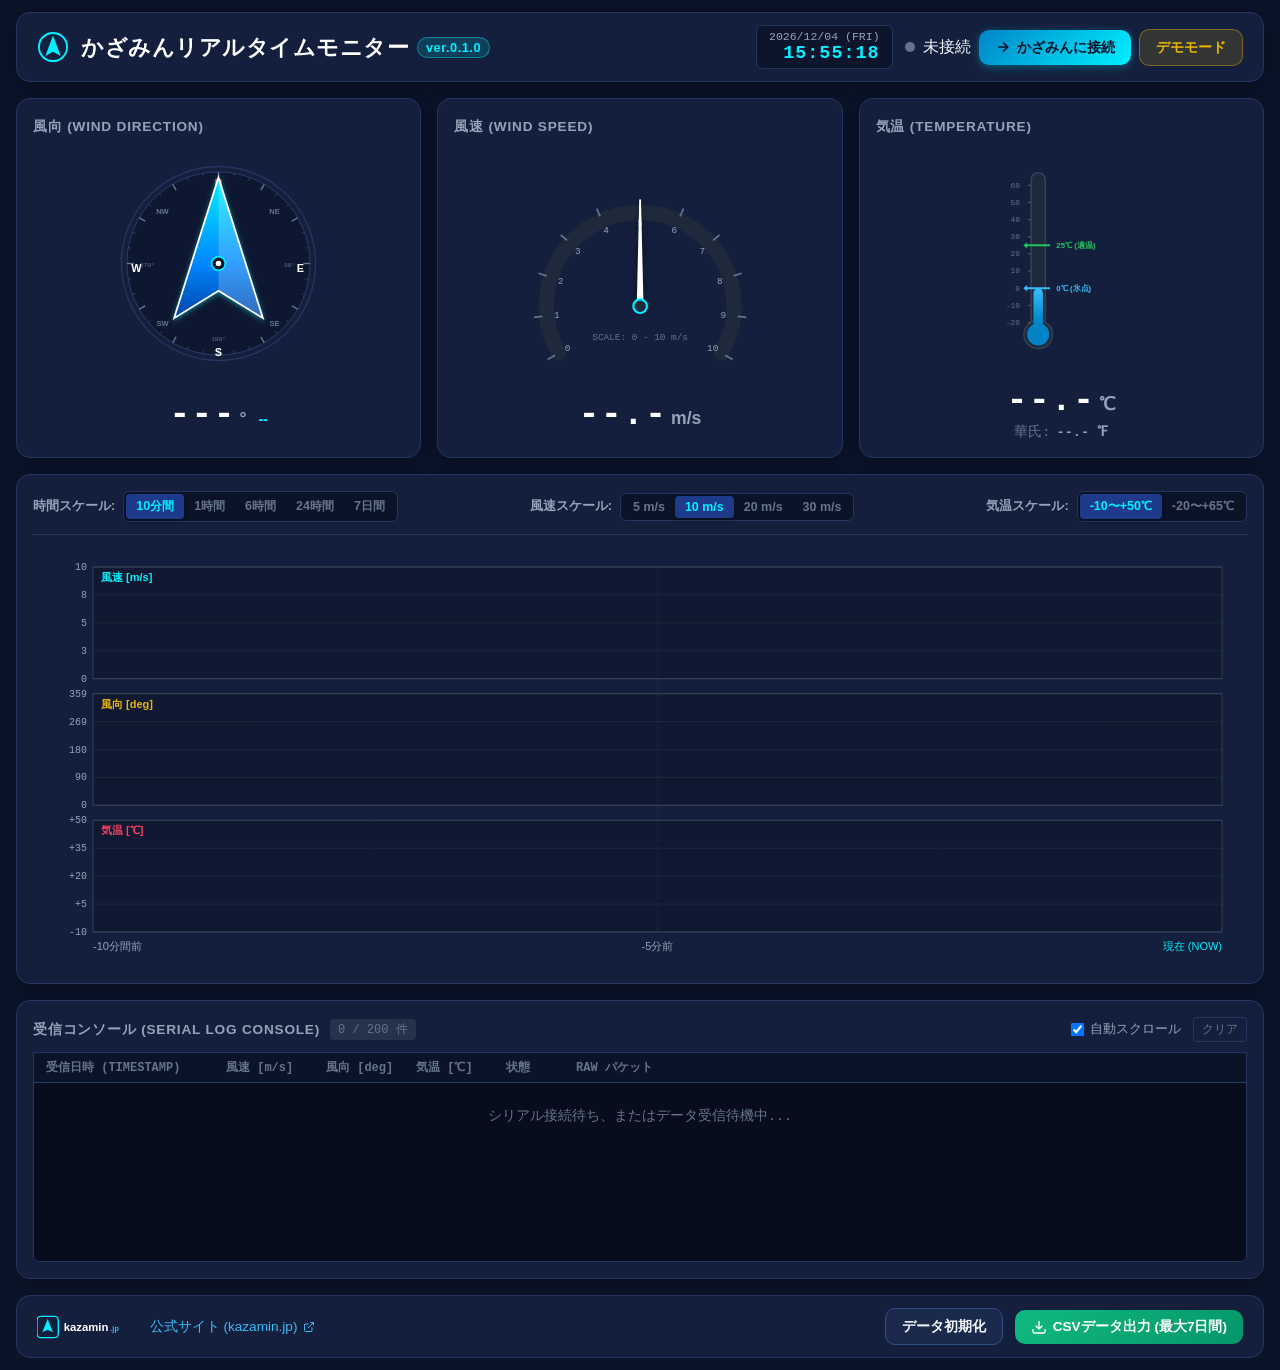
<file: ver.0.1.0/index.html>
<!DOCTYPE html>
<html lang="ja">
<head>
  <meta charset="UTF-8">
  <meta name="viewport" content="width=device-width, initial-scale=1.0, maximum-scale=1.0, user-scalable=no">
  <title>かざみんリアルタイムモニター ver.0.1.0</title>
  <meta name="description" content="超音波風向風速計 かざみん (KZM100A/KZM100LR) Web Serial API リアルタイム計測モニター">
  <meta name="theme-color" content="#131f3d">
  <!-- PWA Manifest -->
  <link rel="manifest" href="./manifest.json">
  <!-- ファビコン (SVG) -->
  <link rel="icon" href="data:image/svg+xml,<svg xmlns='http://www.w3.org/2000/svg' viewBox='0 0 100 100'><circle cx='50' cy='50' r='46' fill='%230b1329' stroke='%2300f0ff' stroke-width='6'/><polygon points='50,12 70,75 50,62 30,75' fill='%2300f0ff'/></svg>">
  <style>
/**
 * main.css
 * かざみんリアルタイムモニター (Web Serial Monitor) スタイルシート
 */

:root {
  --bg-primary: #0b1329;
  --bg-card: #131f3d;
  --bg-card-hover: #19294f;
  --bg-input: #1a294c;
  --border-color: #243660;
  --border-light: #334d85;

  --text-primary: #f1f5f9;
  --text-secondary: #94a3b8;
  --text-muted: #64748b;

  --accent-cyan: #00f0ff;
  --accent-blue: #38bdf8;
  --accent-green: #22c55e;
  --accent-yellow: #eab308;
  --accent-red: #ef4444;

  --font-family: -apple-system, BlinkMacSystemFont, "Segoe UI", Roboto, "Helvetica Neue", Arial, sans-serif;
  --font-mono: ui-monospace, SFMono-Regular, Menlo, Monaco, Consolas, "Liberation Mono", "Courier New", monospace;

  --radius-sm: 6px;
  --radius-md: 10px;
  --radius-lg: 14px;
}

* {
  box-sizing: border-box;
  margin: 0;
  padding: 0;
}

body {
  background-color: var(--bg-primary);
  color: var(--text-primary);
  font-family: var(--font-family);
  min-height: 100vh;
  display: flex;
  flex-direction: column;
  overflow-x: hidden;
  -webkit-font-smoothing: antialiased;
}

/* アプリケーション全体コンテナ */
.app-container {
  display: flex;
  flex-direction: column;
  min-height: 100vh;
  max-width: 1440px;
  margin: 0 auto;
  width: 100%;
  padding: 12px 16px;
  gap: 16px;
}

/* ヘッダーエリア */
.app-header {
  display: flex;
  align-items: center;
  justify-content: space-between;
  flex-wrap: wrap;
  gap: 12px;
  background-color: var(--bg-card);
  border: 1px solid var(--border-color);
  border-radius: var(--radius-lg);
  padding: 12px 20px;
  box-shadow: 0 4px 16px rgba(0, 0, 0, 0.3);
}

.header-brand {
  display: flex;
  align-items: center;
  gap: 12px;
}

.header-title {
  font-size: 1.4rem;
  font-weight: 700;
  letter-spacing: 0.5px;
  color: #ffffff;
  display: flex;
  align-items: center;
  gap: 8px;
}

.header-version {
  font-size: 0.8rem;
  padding: 2px 8px;
  background-color: rgba(0, 240, 255, 0.15);
  color: var(--accent-cyan);
  border: 1px solid rgba(0, 240, 255, 0.4);
  border-radius: 9999px;
  font-weight: 600;
}

.header-controls {
  display: flex;
  align-items: center;
  gap: 12px;
  flex-wrap: wrap;
}

/* デジタル時計 */
.digital-clock-widget {
  display: flex;
  flex-direction: column;
  align-items: flex-end;
  background-color: rgba(11, 19, 41, 0.8);
  padding: 4px 12px;
  border-radius: var(--radius-sm);
  border: 1px solid var(--border-color);
}

.clock-date {
  font-size: 0.72rem;
  color: var(--text-secondary);
  font-family: var(--font-mono);
}

.clock-time {
  font-size: 1.15rem;
  font-weight: 700;
  color: var(--accent-cyan);
  font-family: var(--font-mono);
  letter-spacing: 1px;
}

/* 接続ボタン & デモモード */
.serial-controls {
  display: flex;
  align-items: center;
  gap: 8px;
}

.btn {
  padding: 8px 16px;
  font-size: 0.9rem;
  font-weight: 600;
  border-radius: var(--radius-md);
  border: none;
  cursor: pointer;
  transition: all 0.2s ease;
  display: inline-flex;
  align-items: center;
  justify-content: center;
  gap: 6px;
}

.btn-primary {
  background: linear-gradient(135deg, #0284c7, #00f0ff);
  color: #0b1329;
  box-shadow: 0 2px 8px rgba(0, 240, 255, 0.3);
}

.btn-primary:hover {
  filter: brightness(1.1);
  transform: translateY(-1px);
}

.btn-danger {
  background: linear-gradient(135deg, #dc2626, #ef4444);
  color: #ffffff;
  box-shadow: 0 2px 8px rgba(239, 68, 68, 0.3);
}

.btn-danger:hover {
  filter: brightness(1.1);
  transform: translateY(-1px);
}

.btn-secondary {
  background-color: var(--bg-input);
  color: var(--text-primary);
  border: 1px solid var(--border-light);
}

.btn-secondary:hover {
  background-color: var(--bg-card-hover);
  border-color: var(--accent-cyan);
}

.btn-demo {
  background-color: rgba(234, 179, 8, 0.15);
  color: var(--accent-yellow);
  border: 1px solid rgba(234, 179, 8, 0.4);
}

.btn-demo.active {
  background: linear-gradient(135deg, #ca8a04, #eab308);
  color: #0b1329;
  font-weight: 700;
}

.connection-status-dot {
  width: 10px;
  height: 10px;
  border-radius: 50%;
  background-color: var(--text-muted);
  display: inline-block;
  margin-right: 4px;
}

.connection-status-dot.connected {
  background-color: var(--accent-green);
  box-shadow: 0 0 8px var(--accent-green);
}

.connection-status-dot.demo {
  background-color: var(--accent-yellow);
  box-shadow: 0 0 8px var(--accent-yellow);
}

/* メインコンテンツレイアウト */
.app-main {
  display: flex;
  flex-direction: column;
  gap: 16px;
  flex: 1;
}

/* 上段: 3連メーターパネル */
.gauges-section {
  display: grid;
  grid-template-columns: repeat(3, 1fr);
  gap: 16px;
  align-items: stretch;
}

@media (max-width: 900px) {
  .gauges-section {
    grid-template-columns: 1fr;
  }
}

#gauge-dir-container,
#gauge-speed-container,
#gauge-temp-container {
  height: 100%;
  display: flex;
  flex-direction: column;
}

.gauge-card {
  background-color: var(--bg-card);
  border: 1px solid var(--border-color);
  border-radius: var(--radius-lg);
  padding: 16px;
  display: flex;
  flex-direction: column;
  justify-content: space-between;
  box-shadow: 0 4px 16px rgba(0, 0, 0, 0.2);
  height: 100%;
  flex: 1;
  min-height: 360px;
  position: relative;
  overflow: hidden;
}

.gauge-header {
  display: flex;
  justify-content: space-between;
  align-items: center;
  margin-bottom: 8px;
  min-height: 24px;
}

.gauge-title {
  font-size: 0.85rem;
  font-weight: 700;
  color: var(--text-secondary);
  letter-spacing: 0.8px;
}

.gauge-badge {
  font-size: 0.72rem;
  font-weight: 700;
  padding: 2px 6px;
  border-radius: 4px;
  background-color: var(--accent-red);
  color: #ffffff;
  animation: pulse-badge 1s infinite alternate;
}

@keyframes pulse-badge {
  from { opacity: 0.7; }
  to { opacity: 1; transform: scale(1.05); }
}

.gauge-body {
  flex: 1;
  display: flex;
  align-items: center;
  justify-content: center;
  position: relative;
  min-height: 210px;
  max-height: 220px;
}

.gauge-footer {
  margin-top: 10px;
  text-align: center;
  min-height: 52px;
  display: flex;
  flex-direction: column;
  justify-content: center;
  align-items: center;
}

.gauge-value-display {
  display: flex;
  align-items: baseline;
  justify-content: center;
  gap: 4px;
}

.value-number {
  font-size: 2.2rem;
  font-weight: 800;
  font-family: var(--font-mono);
  color: #ffffff;
  letter-spacing: 1px;
}

.value-number.error-text {
  color: var(--accent-red);
  animation: pulse-badge 0.8s infinite alternate;
}

.value-unit {
  font-size: 1.1rem;
  font-weight: 600;
  color: var(--text-secondary);
}

.value-sub {
  font-size: 0.9rem;
  color: var(--accent-cyan);
  margin-left: 8px;
  font-weight: 600;
}

/* コンパス SVG */
.compass-svg {
  max-height: 205px;
  width: auto;
  max-width: 100%;
}

.compass-outer-ring {
  fill: none;
  stroke: var(--border-color);
  stroke-width: 2;
}

.compass-inner-ring {
  fill: rgba(11, 19, 41, 0.6);
  stroke: var(--border-light);
  stroke-width: 1;
}

.compass-label {
  fill: var(--text-secondary);
  text-anchor: middle;
  dominant-baseline: central;
  font-weight: 700;
}

.compass-label.major-label {
  font-size: 16px;
  fill: #ffffff;
}

.compass-label.label-n {
  fill: var(--accent-red);
}

.compass-label.minor-label {
  font-size: 11px;
  fill: var(--text-muted);
}

.compass-deg-label {
  font-size: 9px;
  fill: var(--text-muted);
  text-anchor: middle;
  font-family: var(--font-mono);
}

/* スピードメーター SVG */
.speed-svg {
  max-height: 205px;
  width: auto;
  max-width: 100%;
}

.speed-arc-track {
  fill: none;
  stroke: #1e293b;
  stroke-width: 18;
  stroke-linecap: round;
}

.speed-arc-fill {
  fill: none;
  stroke-width: 18;
  stroke-linecap: round;
  transition: stroke-dashoffset 0.4s ease;
}

.speed-arc-mask {
  fill: none;
  stroke: #ffffff;
  stroke-width: 18;
  stroke-linecap: round;
  transition: stroke-dashoffset 0.4s cubic-bezier(0.2, 0.8, 0.2, 1);
}

.speed-arc-seg {
  fill: none;
  stroke-width: 18;
  stroke-linecap: butt;
}

.speed-arc-error {
  fill: none;
  stroke-width: 18;
  stroke-linecap: round;
}

.speed-tick-text {
  font-size: 11px;
  fill: var(--text-secondary);
  font-family: var(--font-mono);
}

.speed-scale-indicator {
  font-size: 11px;
  fill: var(--text-muted);
  text-anchor: middle;
  font-family: var(--font-mono);
}

/* 温度計 レイアウト */
.temp-body-layout {
  display: flex;
  align-items: center;
  justify-content: center;
}

.thermometer-container {
  width: 150px;
  height: 205px;
  display: flex;
  align-items: center;
  justify-content: center;
}

.thermometer-svg {
  max-height: 205px;
  width: auto;
}

.temp-axis-text {
  font-size: 10px;
  fill: var(--text-muted);
  font-family: var(--font-mono);
}

.temp-highlight-text {
  font-size: 10px;
  font-weight: 700;
}

.text-freeze {
  fill: var(--accent-blue);
}

.text-room {
  fill: var(--accent-green);
}

.temp-footer-layout {
  display: flex;
  flex-direction: column;
  gap: 2px;
}

.temp-fahrenheit-display {
  display: flex;
  align-items: center;
  justify-content: center;
  gap: 6px;
  font-size: 0.85rem;
  color: var(--text-muted);
  font-family: var(--font-mono);
}

.temp-f-value {
  color: var(--text-secondary);
  font-weight: 600;
}

/* 中段: 時間軸グラフパネル */
.chart-section {
  background-color: var(--bg-card);
  border: 1px solid var(--border-color);
  border-radius: var(--radius-lg);
  padding: 16px;
  box-shadow: 0 4px 16px rgba(0, 0, 0, 0.2);
}

.chart-controls-bar {
  display: flex;
  align-items: center;
  justify-content: space-between;
  flex-wrap: wrap;
  gap: 12px;
  margin-bottom: 12px;
  padding-bottom: 12px;
  border-bottom: 1px solid var(--border-color);
}

.control-group {
  display: flex;
  align-items: center;
  gap: 8px;
  flex-wrap: wrap;
}

.control-label {
  font-size: 0.8rem;
  color: var(--text-secondary);
  font-weight: 600;
}

.btn-group {
  display: inline-flex;
  background-color: var(--bg-primary);
  border-radius: var(--radius-sm);
  padding: 2px;
  border: 1px solid var(--border-color);
}

.btn-scale {
  background: none;
  border: none;
  color: var(--text-muted);
  padding: 4px 10px;
  font-size: 0.78rem;
  font-weight: 600;
  border-radius: 4px;
  cursor: pointer;
  transition: all 0.2s ease;
}

.btn-scale:hover {
  color: var(--text-primary);
}

.btn-scale.active {
  background-color: #1e3a8a;
  color: var(--accent-cyan);
  box-shadow: 0 1px 4px rgba(0, 0, 0, 0.3);
}

.chart-canvas-wrapper {
  width: 100%;
  height: 420px;
  position: relative;
}

#time-series-canvas {
  width: 100%;
  height: 100%;
  display: block;
}

/* 下段: 受信コンソール & CSV出力 */
.bottom-section {
  display: grid;
  grid-template-columns: 1fr;
  gap: 16px;
}

.console-card {
  background-color: var(--bg-card);
  border: 1px solid var(--border-color);
  border-radius: var(--radius-lg);
  padding: 16px;
  box-shadow: 0 4px 16px rgba(0, 0, 0, 0.2);
  display: flex;
  flex-direction: column;
}

.console-header {
  display: flex;
  justify-content: space-between;
  align-items: center;
  margin-bottom: 10px;
  flex-wrap: wrap;
  gap: 8px;
}

.console-title-area {
  display: flex;
  align-items: center;
  gap: 10px;
}

.console-title {
  font-size: 0.85rem;
  font-weight: 700;
  color: var(--text-secondary);
  letter-spacing: 0.8px;
}

.console-count-badge {
  font-size: 0.75rem;
  background-color: rgba(255, 255, 255, 0.08);
  padding: 2px 8px;
  border-radius: 4px;
  color: var(--text-muted);
  font-family: var(--font-mono);
}

.console-actions {
  display: flex;
  align-items: center;
  gap: 12px;
}

.auto-scroll-label {
  font-size: 0.8rem;
  color: var(--text-secondary);
  display: flex;
  align-items: center;
  gap: 6px;
  cursor: pointer;
}

.btn-clear-console {
  background: none;
  border: 1px solid var(--border-color);
  color: var(--text-muted);
  padding: 3px 8px;
  font-size: 0.75rem;
  border-radius: 4px;
  cursor: pointer;
}

.btn-clear-console:hover {
  color: var(--text-primary);
  border-color: var(--border-light);
}

.console-table-header {
  display: grid;
  grid-template-columns: 180px 100px 90px 90px 70px 1fr;
  padding: 6px 12px;
  background-color: var(--bg-primary);
  border: 1px solid var(--border-color);
  border-bottom: none;
  font-size: 0.75rem;
  font-weight: 700;
  color: var(--text-muted);
  font-family: var(--font-mono);
}

.console-body {
  height: 180px;
  overflow-y: auto;
  background-color: #070d1d;
  border: 1px solid var(--border-color);
  border-radius: 0 0 var(--radius-sm) var(--radius-sm);
  padding: 4px 0;
  font-family: var(--font-mono);
  font-size: 0.82rem;
}

.console-placeholder {
  color: var(--text-muted);
  padding: 20px;
  text-align: center;
  font-size: 0.85rem;
}

.console-row {
  display: grid;
  grid-template-columns: 180px 100px 90px 90px 70px 1fr;
  padding: 3px 12px;
  border-bottom: 1px solid rgba(255, 255, 255, 0.03);
  align-items: center;
  transition: background-color 0.1s ease;
}

.console-row:hover {
  background-color: rgba(255, 255, 255, 0.04);
}

.console-row.row-error {
  background-color: rgba(239, 68, 68, 0.15);
  color: #fca5a5;
}

.col-speed.val-error {
  color: var(--accent-red);
  font-weight: 700;
}

.badge-ok {
  color: var(--accent-green);
  font-weight: 700;
}

.badge-err {
  color: var(--accent-red);
  font-weight: 700;
}

.col-raw {
  color: var(--text-muted);
  overflow: hidden;
  text-overflow: ellipsis;
  white-space: nowrap;
}

/* フッターエリア */
.app-footer {
  display: flex;
  align-items: center;
  justify-content: space-between;
  flex-wrap: wrap;
  gap: 12px;
  padding: 12px 20px;
  background-color: var(--bg-card);
  border: 1px solid var(--border-color);
  border-radius: var(--radius-lg);
  margin-top: auto;
}

.footer-left {
  display: flex;
  align-items: center;
  gap: 16px;
}

.footer-link {
  color: var(--accent-blue);
  text-decoration: none;
  font-size: 0.85rem;
  display: flex;
  align-items: center;
  gap: 6px;
  transition: color 0.2s;
}

.footer-link:hover {
  color: var(--accent-cyan);
  text-decoration: underline;
}

.footer-logo {
  height: 24px;
  display: inline-block;
  vertical-align: middle;
}

.footer-right {
  display: flex;
  align-items: center;
  gap: 12px;
}

.btn-csv {
  background: linear-gradient(135deg, #10b981, #059669);
  color: #ffffff;
  padding: 8px 16px;
  font-size: 0.85rem;
}

.btn-csv:hover {
  filter: brightness(1.1);
}

/* スマホ対応 */
@media (max-width: 680px) {
  .app-header {
    flex-direction: column;
    align-items: flex-start;
  }
  .header-controls {
    width: 100%;
    justify-content: space-between;
  }
  .chart-canvas-wrapper {
    height: 360px;
  }
  .console-table-header, .console-row {
    grid-template-columns: 120px 70px 60px 60px 50px 1fr;
    font-size: 0.72rem;
  }
  .app-footer {
    flex-direction: column;
    align-items: flex-start;
  }
}

  </style>
  <script>
    window.onerror = function(msg, url, lineNo, columnNo, error) {
      console.error('[Kazamin Monitor] Unhandled Error:', msg, 'at', url + ':' + lineNo, error);
      return false;
    };
    window.addEventListener('unhandledrejection', function(event) {
      console.error('[Kazamin Monitor] Unhandled Promise Rejection:', event.reason);
    });
  </script>
</head>
<body>
  <div class="app-container">
    <!-- ヘッダー -->
    <header class="app-header">
      <div class="header-brand">
        <!-- かざみん ミニアイコン -->
        <svg width="32" height="32" viewBox="0 0 100 100" fill="none">
          <circle cx="50" cy="50" r="44" stroke="#00f0ff" stroke-width="6" fill="#131f3d"/>
          <polygon points="50,14 74,78 50,65 26,78" fill="#00f0ff"/>
        </svg>
        <h1 class="header-title">
          かざみんリアルタイムモニター
          <span class="header-version">ver.0.1.0</span>
        </h1>
      </div>

      <div class="header-controls">
        <!-- 24H デジタル時計 -->
        <div id="clock-container"></div>

        <!-- シリアル接続・デモコントロール -->
        <div class="serial-controls">
          <div class="status-indicator">
            <span id="status-dot" class="connection-status-dot"></span>
            <span id="status-text" class="status-label">未接続</span>
          </div>
          <button type="button" id="btn-connect" class="btn btn-primary">
            <svg width="16" height="16" viewBox="0 0 24 24" fill="none" stroke="currentColor" stroke-width="2.5">
              <path d="M5 12h14M12 5l7 7-7 7"/>
            </svg>
            かざみんに接続
          </button>
          <button type="button" id="btn-demo" class="btn btn-demo">デモモード</button>
        </div>
      </div>
    </header>

    <!-- メインコンテンツ -->
    <main class="app-main">
      <!-- 上段: 3連メーターパネル（風向・風速・気温） -->
      <section class="gauges-section">
        <!-- 風向メーター -->
        <div id="gauge-dir-container"></div>
        <!-- 風速メーター -->
        <div id="gauge-speed-container"></div>
        <!-- 気温計 -->
        <div id="gauge-temp-container"></div>
      </section>

      <!-- 中段: 時間軸グラフパネル -->
      <section class="chart-section" id="chart-container"></section>

      <!-- 下段: 受信コンソールパネル -->
      <section class="bottom-section">
        <div id="console-container"></div>
      </section>
    </main>

    <!-- フッター -->
    <footer class="app-footer">
      <div class="footer-left">
        <!-- かざみん公式ロゴ & リンク -->
        <a href="https://kazamin.jp/" target="_blank" rel="noopener noreferrer" class="footer-link" title="超音波風向風速計 かざみん 公式ホームページ">
          <svg class="footer-logo" viewBox="0 0 160 36" fill="none" xmlns="http://www.w3.org/2000/svg">
            <rect width="32" height="32" y="2" rx="6" fill="#131f3d" stroke="#00f0ff" stroke-width="2"/>
            <!-- 風車・風向針シンボル -->
            <polygon points="16,6 24,26 16,22 8,26" fill="#00f0ff"/>
            <text x="40" y="24" fill="#ffffff" font-size="17" font-weight="bold" font-family="sans-serif">kazamin</text>
            <text x="110" y="24" fill="#38bdf8" font-size="11" font-weight="600" font-family="sans-serif">.jp</text>
          </svg>
          <span>公式サイト (kazamin.jp)</span>
          <svg width="12" height="12" viewBox="0 0 24 24" fill="none" stroke="currentColor" stroke-width="2">
            <path d="M18 13v6a2 2 0 0 1-2 2H5a2 2 0 0 1-2-2V8a2 2 0 0 1 2-2h6M15 3h6v6M10 14L21 3"/>
          </svg>
        </a>
      </div>

      <div class="footer-right">
        <button type="button" id="btn-clear-db" class="btn btn-secondary" title="IndexedDBに保存された全計測履歴を消去">
          データ初期化
        </button>
        <button type="button" id="btn-export-csv" class="btn btn-csv">
          <svg width="16" height="16" viewBox="0 0 24 24" fill="none" stroke="currentColor" stroke-width="2">
            <path d="M21 15v4a2 2 0 0 1-2 2H5a2 2 0 0 1-2-2v-4M7 10l5 5 5-5M12 15V3"/>
          </svg>
          CSVデータ出力 (最大7日間)
        </button>
      </div>
    </footer>
  </div>

  <script>

// PWA Service Worker 登録 (HTTP/HTTPS 環境のみ)
if ('serviceWorker' in navigator && (location.protocol === 'https:' || location.hostname === 'localhost' || location.hostname === '127.0.0.1')) {
  window.addEventListener('load', () => {
    navigator.serviceWorker.register('./sw.js')
      .then((reg) => console.log('[PWA] Service Worker registered with scope:', reg.scope))
      .catch((err) => console.warn('[PWA] Service Worker registration failed:', err));
  });
}

(() => {
// --- Begin src\serial\packet-parser.js ---
/**
 * packet-parser.js
 * かざみん(KZM100A/KZM100LR)のシリアル通信パケット解析モジュール
 *
 * 受信仕様:
 * - ボーレート: 9600bps
 * - フォーマット: 00.0[m/s],000,+00.0[CR/LF]
 *   - 風速: 00.0 ～ 99.9 [m/s] (99.9は計測エラー)
 *   - 風向: 000 ～ 359 [度]
 *   - 気温: -20.0 ～ +65.0 [℃]
 */

// パケットの正規表現: 固定桁数を基本としつつ、前後の空白や桁数のわずかな差異にも柔軟に対応
// 例: "12.3[m/s],045,+23.5\r\n" や "00.0[m/s],000,-05.2"
const PACKET_REGEX = /^\s*(\d{1,2}\.\d)\[m\/s\],\s*(\d{1,3}),\s*([+-]?\d{1,2}\.\d)\s*$/;

/**
 * 1行のテキストをパースして構造化データを返す
 * @param {string} line - 受信した1行文字列
 * @param {Date} [timestamp=new Date()] - 受信日時
 * @returns {object|null} パース結果。不正パケットの場合はnull
 */
function parsePacket(line, timestamp = new Date()) {
  if (typeof line !== 'string') return null;

  const trimmed = line.trim();
  if (!trimmed) return null;

  const match = trimmed.match(PACKET_REGEX);
  if (!match) {
    return {
      isValid: false,
      raw: trimmed,
      timestamp,
      errorReason: 'FORMAT_MISMATCH'
    };
  }

  const speedStr = match[1];
  const dirStr = match[2];
  const tempStr = match[3];

  const speed = parseFloat(speedStr);
  const direction = parseInt(dirStr, 10);
  const temperature = parseFloat(tempStr);

  // 風速 99.9 [m/s] は計測エラー
  const isError = Math.abs(speed - 99.9) < 0.05;

  // 範囲チェック
  // 風速: 0.0 〜 99.9
  // 風向: 0 〜 359
  // 気温: -20.0 〜 +65.0
  const isDirValid = direction >= 0 && direction <= 359;
  const isTempValid = temperature >= -20.0 && temperature <= 65.0;
  const isSpeedValid = speed >= 0.0 && speed <= 99.9;

  if (!isDirValid || !isTempValid || !isSpeedValid) {
    return {
      isValid: false,
      raw: trimmed,
      timestamp,
      errorReason: 'OUT_OF_RANGE'
    };
  }

  return {
    isValid: true,
    raw: trimmed,
    timestamp,
    speed,
    speedStr,
    direction,
    dirStr,
    temperature,
    tempStr,
    isError
  };
}
// --- End src\serial\packet-parser.js ---

// --- Begin src\data\ring-buffer.js ---
/**
 * ring-buffer.js
 * メモリ割り当てを抑え長期連続稼働に適した固定長リングバッファ
 */

class RingBuffer {
  /**
   * @param {number} capacity - バッファの最大容量
   */
  constructor(capacity = 600) {
    this.capacity = capacity;
    this.buffer = new Array(capacity);
    this.head = 0; // 次に書き込むインデックス
    this.size = 0; // 現在格納されている要素数
  }

  /**
   * 要素を末尾に追加
   * @param {*} item
   */
  push(item) {
    this.buffer[this.head] = item;
    this.head = (this.head + 1) % this.capacity;
    if (this.size < this.capacity) {
      this.size++;
    }
  }

  /**
   * 現在の要素数を返す
   * @returns {number}
   */
  get length() {
    return this.size;
  }

  /**
   * 最も古い要素から最新の要素までの配列を生成して返す
   * （最新の要素が末尾）
   * @returns {Array}
   */
  toArray() {
    const result = new Array(this.size);
    if (this.size < this.capacity) {
      for (let i = 0; i < this.size; i++) {
        result[i] = this.buffer[i];
      }
    } else {
      // head は最も古い要素を指している
      for (let i = 0; i < this.size; i++) {
        const index = (this.head + i) % this.capacity;
        result[i] = this.buffer[index];
      }
    }
    return result;
  }

  /**
   * 最新の要素を取得
   * @returns {*}
   */
  latest() {
    if (this.size === 0) return null;
    const index = (this.head - 1 + this.capacity) % this.capacity;
    return this.buffer[index];
  }

  /**
   * バッファをクリア
   */
  clear() {
    this.head = 0;
    this.size = 0;
    this.buffer.fill(undefined);
  }
}
// --- End src\data\ring-buffer.js ---

// --- Begin src\data\aggregator.js ---
/**
 * aggregator.js
 * 時間軸グラフ用のデータ集約・ダウンサンプリングエンジン
 *
 * グラフ仕様:
 * - プロット点数は 600点 固定
 * - スケール:
 *   - 10m: 10分 (600秒) -> 1秒間隔 (Δt = 1)
 *   - 1h:  1時間 (3600秒) -> 6秒間隔 (Δt = 6)
 *   - 6h:  6時間 (21600秒) -> 36秒間隔 (Δt = 36)
 *   - 24h: 24時間 (86400秒) -> 144秒間隔 (Δt = 144)
 *   - 7d:  7日間 (604800秒) -> 1008秒間隔 (Δt = 1008)
 * - 600点に満たない左側の未到達部分は null
 * - 右端（インデックス599）は常に1秒ごとの最新データ
 * - Δt秒ごとにスクロールし、直近Δt秒間の平均値がインデックス598へ確定される
 * - 平均化ルール:
 *   - 風速・気温: 算術平均（計測エラー時は風速・風向を除外）
 *   - 風向: ベクトル平均（atan2(sum(sin), sum(cos))）
 */

const TIME_SCALES = {
  '10m': { label: '10分間', durationSec: 600, intervalSec: 1 },
  '1h':  { label: '1時間',  durationSec: 3600, intervalSec: 6 },
  '6h':  { label: '6時間',  durationSec: 21600, intervalSec: 36 },
  '24h': { label: '24時間', durationSec: 86400, intervalSec: 144 },
  '7d':  { label: '7日間',  durationSec: 604800, intervalSec: 1008 }
};

const PLOT_COUNT = 600;

/**
 * 角度配列のベクトル平均を計算する
 * @param {number[]} angles - 有効な角度(0-359)の配列
 * @returns {number|null} 0〜359の平均角度。データが空の場合はnull
 */
function calculateVectorMeanDirection(angles) {
  if (!angles || angles.length === 0) return null;

  let sumSin = 0;
  let sumCos = 0;

  for (const deg of angles) {
    const rad = (deg * Math.PI) / 180;
    sumSin += Math.sin(rad);
    sumCos += Math.cos(rad);
  }

  // ベクトルの長さがほぼ0の場合は直前の値またはnull
  if (Math.abs(sumSin) < 1e-7 && Math.abs(sumCos) < 1e-7) {
    return angles[0];
  }

  let meanRad = Math.atan2(sumSin, sumCos);
  let meanDeg = (meanRad * 180) / Math.PI;
  if (meanDeg < 0) meanDeg += 360;

  return Math.round(meanDeg) % 360;
}

/**
 * パケットの配列から平均プロット点({ speed, direction, temperature, isError, timestamp })を計算
 * @param {Array} packets
 * @returns {object|null}
 */
function calculateAveragePoint(packets) {
  if (!packets || packets.length === 0) return null;

  const validSpeeds = [];
  const validDirs = [];
  const temps = [];

  let lastTimestamp = packets[packets.length - 1].timestamp;

  for (const p of packets) {
    if (!p.isValid) continue;

    temps.push(p.temperature);

    if (!p.isError) {
      validSpeeds.push(p.speed);
      validDirs.push(p.direction);
    }
  }

  if (temps.length === 0) return null;

  // 気温の算術平均
  const avgTemp = temps.reduce((a, b) => a + b, 0) / temps.length;

  // 風速の算術平均（全件エラーの場合は null または 99.9）
  let avgSpeed = null;
  let avgDir = null;
  let isError = false;

  if (validSpeeds.length > 0) {
    avgSpeed = validSpeeds.reduce((a, b) => a + b, 0) / validSpeeds.length;
    avgDir = calculateVectorMeanDirection(validDirs);
  } else {
    isError = true;
    avgSpeed = 99.9;
    avgDir = null;
  }

  return {
    timestamp: lastTimestamp,
    speed: avgSpeed !== null ? parseFloat(avgSpeed.toFixed(1)) : null,
    direction: avgDir,
    temperature: parseFloat(avgTemp.toFixed(1)),
    isError
  };
}

class ChartAggregator {
  constructor(timeScaleKey = '10m') {
    this.timeScaleKey = timeScaleKey;
    this.config = TIME_SCALES[timeScaleKey] || TIME_SCALES['10m'];

    // 確定済みプロット配列 (スロット数 599点固定、インデックス 0〜598)
    // 左端(0)が最も古いスロット、右側(598)が最新確定スロット
    this.committedPoints = new Array(PLOT_COUNT - 1).fill(null);

    // 現在のインターバル期間内に受信した一時パケット群
    this.currentIntervalPackets = [];

    // 最新の未平均化リアルタイム生パケット（右端用、インデックス599）
    this.latestPacket = null;

    // リアルタイム集約用の直前バケットID
    this.lastBucketId = null;
  }

  /**
   * 時間スケールを変更
   * @param {string} newScaleKey ('10m', '1h', '6h', '24h', '7d')
   * @param {Array} historyPackets - スケール再構築用の過去全パケット配列（あれば）
   */
  setScale(newScaleKey, historyPackets = []) {
    if (!TIME_SCALES[newScaleKey]) return;
    this.timeScaleKey = newScaleKey;
    this.config = TIME_SCALES[newScaleKey];

    // 過去履歴パケットから再構築
    this.rebuildFromHistory(historyPackets);
  }

  /**
   * 1秒ごとに新しいパケットを追加
   * @param {object} packet - parsePacket の結果
   */
  addPacket(packet) {
    if (!packet || !packet.isValid) return;

    const intervalSec = this.config.intervalSec;
    const intervalMs = intervalSec * 1000;
    const pTime = packet.timestamp instanceof Date ? packet.timestamp.getTime() : new Date(packet.timestamp).getTime();
    const bucketId = Math.floor(pTime / intervalMs);

    this.latestPacket = packet;

    if (this.lastBucketId === null) {
      this.lastBucketId = bucketId;
      this.currentIntervalPackets = [packet];
      return;
    }

    if (bucketId === this.lastBucketId) {
      // 同一インターバル内: パケットを追加
      this.currentIntervalPackets.push(packet);
    } else if (bucketId > this.lastBucketId) {
      // インターバルが進んだ: 前のインターバルの平均値を確定点としてスロットへ追加
      const avgPoint = calculateAveragePoint(this.currentIntervalPackets);
      this.committedPoints.shift();
      this.committedPoints.push(avgPoint);

      // 通信途絶等で複数バケット進んだ場合は未計測スロットを null で埋める
      const missedBuckets = bucketId - this.lastBucketId - 1;
      const skipCount = Math.min(missedBuckets, PLOT_COUNT - 1);
      for (let i = 0; i < skipCount; i++) {
        this.committedPoints.shift();
        this.committedPoints.push(null);
      }

      this.lastBucketId = bucketId;
      this.currentIntervalPackets = [packet];
    }
  }

  /**
   * グラフ描画用の 600点 固定配列を取得する
   * - インデックス 0〜598: 過去の確定平均データ（足りない左側や未計測期間は null）
   * - インデックス 599: 最新の1秒生パケット
   * @returns {Array<object|null>} 長さ600の配列
   */
  getPlotData() {
    const result = new Array(PLOT_COUNT).fill(null);

    // 最新パケット（右端 インデックス 599）
    if (this.latestPacket) {
      result[PLOT_COUNT - 1] = {
        timestamp: this.latestPacket.timestamp,
        speed: this.latestPacket.speed,
        direction: this.latestPacket.direction,
        temperature: this.latestPacket.temperature,
        isError: this.latestPacket.isError
      };
    }

    // 確定済みポイント (インデックス 0〜598)
    for (let i = 0; i < PLOT_COUNT - 1; i++) {
      result[i] = this.committedPoints[i];
    }

    return result;
  }

  /**
   * 過去ログから確定ポイントを再集計・再構築する（スケール変更時など）
   * タイムバケット（絶対時刻の時間窓）に基づき、空白期間は正しく null スロットとして配置する
   * @param {Array} packets - 時系列順の生パケット配列
   */
  rebuildFromHistory(packets) {
    this.committedPoints = new Array(PLOT_COUNT - 1).fill(null);
    this.currentIntervalPackets = [];
    this.latestPacket = null;
    this.lastBucketId = null;

    if (!packets || packets.length === 0) return;

    const validPackets = packets.filter((p) => p && p.isValid);
    if (validPackets.length === 0) return;

    validPackets.sort((a, b) => {
      const ta = a.timestamp instanceof Date ? a.timestamp.getTime() : new Date(a.timestamp).getTime();
      const tb = b.timestamp instanceof Date ? b.timestamp.getTime() : new Date(b.timestamp).getTime();
      return ta - tb;
    });

    const latest = validPackets[validPackets.length - 1];
    this.latestPacket = latest;

    const intervalSec = this.config.intervalSec;
    const intervalMs = intervalSec * 1000;
    const latestMs = latest.timestamp instanceof Date ? latest.timestamp.getTime() : new Date(latest.timestamp).getTime();
    const latestBucket = Math.floor(latestMs / intervalMs);
    this.lastBucketId = latestBucket;

    // バケットIDごとにパケットをグループ化
    const bucketMap = new Map();
    for (const p of validPackets) {
      const pTime = p.timestamp instanceof Date ? p.timestamp.getTime() : new Date(p.timestamp).getTime();
      const bId = Math.floor(pTime / intervalMs);
      if (!bucketMap.has(bId)) {
        bucketMap.set(bId, []);
      }
      bucketMap.get(bId).push(p);
    }

    // 最新バケットは現在進行中のインターバル
    this.currentIntervalPackets = bucketMap.get(latestBucket) || [];

    // latestBucket より過去のバケットを各時間スロットにマッピング
    // diff = 1 (1つ前のバケット) => スロット 598
    // diff = 2 (2つ前のバケット) => スロット 597
    // ...
    // diff = k => スロット PLOT_COUNT - 1 - diff
    for (const [bId, bPackets] of bucketMap.entries()) {
      const diff = latestBucket - bId;
      if (diff > 0 && diff < PLOT_COUNT) {
        const slotIdx = PLOT_COUNT - 1 - diff;
        this.committedPoints[slotIdx] = calculateAveragePoint(bPackets);
      }
    }
  }
}
// --- End src\data\aggregator.js ---

// --- Begin src\storage\db.js ---
/**
 * db.js
 * IndexedDB を利用した測定データのローカル永続化（最大7日間保持 & 自動パージ）
 */

const DB_NAME = 'KazaminMonitorDB';
const DB_VERSION = 1;
const STORE_NAME = 'measurements';

class StorageManager {
  constructor() {
    this.db = null;
    this.initPromise = null;
  }

  /**
   * IndexedDBの初期化・オープン
   * @returns {Promise<IDBDatabase>}
   */
  async init() {
    if (this.db) return this.db;
    if (this.initPromise) return this.initPromise;

    this.initPromise = new Promise((resolve, reject) => {
      const request = indexedDB.open(DB_NAME, DB_VERSION);

      request.onupgradeneeded = (event) => {
        const db = event.target.result;
        if (!db.objectStoreNames.contains(STORE_NAME)) {
          const store = db.createObjectStore(STORE_NAME, {
            keyPath: 'id',
            autoIncrement: true
          });
          store.createIndex('timestamp', 'timestamp', { unique: false });
        }
      };

      request.onsuccess = (event) => {
        this.db = event.target.result;
        resolve(this.db);
      };

      request.onerror = (event) => {
        console.error('IndexedDB open error:', event.target.error);
        reject(event.target.error);
      };
    });

    return this.initPromise;
  }

  /**
   * 計測パケットを1件保存
   * @param {object} packet - parsePacket の結果
   */
  async savePacket(packet) {
    if (!packet || !packet.isValid) return;

    try {
      const db = await this.init();
      const tx = db.transaction(STORE_NAME, 'readwrite');
      const store = tx.objectStore(STORE_NAME);

      const record = {
        timestamp: packet.timestamp instanceof Date ? packet.timestamp.getTime() : packet.timestamp,
        speed: packet.speed,
        direction: packet.direction,
        temperature: packet.temperature,
        isError: packet.isError,
        raw: packet.raw
      };

      store.add(record);
    } catch (err) {
      console.warn('Failed to save packet to IndexedDB:', err);
    }
  }

  /**
   * 指定した開始時刻以降のデータを取得
   * @param {number|Date} startTime
   * @returns {Promise<Array>}
   */
  async getSince(startTime) {
    const startMs = startTime instanceof Date ? startTime.getTime() : startTime;
    const db = await this.init();

    return new Promise((resolve, reject) => {
      const tx = db.transaction(STORE_NAME, 'readonly');
      const store = tx.objectStore(STORE_NAME);
      const index = store.index('timestamp');
      const range = IDBKeyRange.lowerBound(startMs);
      const request = index.getAll(range);

      request.onsuccess = () => resolve(request.result || []);
      request.onerror = () => reject(request.error);
    });
  }

  /**
   * 保存されている全レコードを取得
   * @returns {Promise<Array>}
   */
  async getAll() {
    const db = await this.init();
    return new Promise((resolve, reject) => {
      const tx = db.transaction(STORE_NAME, 'readonly');
      const store = tx.objectStore(STORE_NAME);
      const request = store.getAll();

      request.onsuccess = () => resolve(request.result || []);
      request.onerror = () => reject(request.error);
    });
  }

  /**
   * 7日以上前の古いレコードを自動削除（パージ）
   * @param {number} [retentionDays=7] - 保持日数
   */
  async purgeOldData(retentionDays = 7) {
    try {
      const db = await this.init();
      const cutoffTime = Date.now() - retentionDays * 24 * 60 * 60 * 1000;

      const tx = db.transaction(STORE_NAME, 'readwrite');
      const store = tx.objectStore(STORE_NAME);
      const index = store.index('timestamp');
      const range = IDBKeyRange.upperBound(cutoffTime);

      const request = index.openCursor(range);
      request.onsuccess = (event) => {
        const cursor = event.target.result;
        if (cursor) {
          cursor.delete();
          cursor.continue();
        }
      };
    } catch (err) {
      console.warn('Failed to purge old data:', err);
    }
  }

  /**
   * 全データを削除（クリア）
   */
  async clear() {
    const db = await this.init();
    return new Promise((resolve, reject) => {
      const tx = db.transaction(STORE_NAME, 'readwrite');
      const store = tx.objectStore(STORE_NAME);
      const request = store.clear();
      request.onsuccess = () => resolve();
      request.onerror = () => reject(request.error);
    });
  }
}
// --- End src\storage\db.js ---

// --- Begin src\export\csv-exporter.js ---
/**
 * csv-exporter.js
 * 保持データ（最大7日間）をCSV形式でファイルダウンロードするモジュール
 */

/**
 * 日付オブジェクトを YYYY-MM-DD HH:mm:ss 形式にフォーマット
 * @param {Date|number} timestamp
 * @returns {string}
 */
function formatTimestamp(timestamp) {
  const d = timestamp instanceof Date ? timestamp : new Date(timestamp);
  const pad = (n) => String(n).padStart(2, '0');

  const yyyy = d.getFullYear();
  const mm = pad(d.getMonth() + 1);
  const dd = pad(d.getDate());
  const hh = pad(d.getHours());
  const min = pad(d.getMinutes());
  const ss = pad(d.getSeconds());

  return `${yyyy}/${mm}/${dd} ${hh}:${min}:${ss}`;
}

/**
 * データ配列からCSV文字列を生成してブラウザダウンロードを実行する
 * @param {Array<object>} records - 測定レコードの配列
 * @param {string} [filenamePrefix='kazamin_log']
 */
function exportToCsv(records, filenamePrefix = 'kazamin_log') {
  if (!records || records.length === 0) {
    alert('出力対象の受信データがありません。');
    return;
  }

  // BOM付き UTF-8 でExcelでも文字化けしないようにする
  const BOM = '\uFEFF';
  const headers = ['日時 (Timestamp)', '風速 (Wind Speed [m/s])', '風向 (Wind Direction [deg])', '気温 (Temperature [℃])', 'ステータス (Status)', '生パケット (Raw Data)'];
  
  const rows = [headers.join(',')];

  for (const r of records) {
    const timeStr = `"${formatTimestamp(r.timestamp)}"`;
    const speedStr = r.speed !== null && r.speed !== undefined ? r.speed.toFixed(1) : '';
    const dirStr = r.direction !== null && r.direction !== undefined ? r.direction : '';
    const tempStr = r.temperature !== null && r.temperature !== undefined ? (r.temperature >= 0 ? `+${r.temperature.toFixed(1)}` : r.temperature.toFixed(1)) : '';
    const statusStr = r.isError ? '"ERROR (99.9m/s)"' : '"OK"';
    const rawStr = r.raw ? `"${r.raw.replace(/"/g, '""')}"` : '';

    rows.push([timeStr, speedStr, dirStr, tempStr, statusStr, rawStr].join(','));
  }

  const csvContent = BOM + rows.join('\r\n');
  const blob = new Blob([csvContent], { type: 'text/csv;charset=utf-8;' });

  // ファイル名生成: kazamin_log_YYYYMMDD_HHMMSS.csv
  const now = new Date();
  const pad = (n) => String(n).padStart(2, '0');
  const fileDate = `${now.getFullYear()}${pad(now.getMonth() + 1)}${pad(now.getDate())}_${pad(now.getHours())}${pad(now.getMinutes())}${pad(now.getSeconds())}`;
  const filename = `${filenamePrefix}_${fileDate}.csv`;

  // ダウンロードリンク作成
  const url = URL.createObjectURL(blob);
  const link = document.createElement('a');
  link.setAttribute('href', url);
  link.setAttribute('download', filename);
  link.style.display = 'none';
  document.body.appendChild(link);
  link.click();
  document.body.removeChild(link);
  URL.revokeObjectURL(url);
}
// --- End src\export\csv-exporter.js ---

// --- Begin src\serial\serial-manager.js ---
/**
 * serial-manager.js
 * Web Serial API の接続・データ受信管理、およびデモモード（シミュレータ）
 */

class SerialManager {
  constructor() {
    this.port = null;
    this.reader = null;
    this.readableStreamClosed = null;
    this.isConnected = false;
    this.isDemoMode = false;
    this.demoTimer = null;

    // コールバック
    this.onPacketReceived = null;
    this.onStatusChange = null;
    this.onError = null;

    // デモ用内部状態
    this.demoState = {
      speed: 4.5,
      direction: 45,
      temperature: 22.5
    };
  }

  /**
   * ブラウザがWeb Serial APIをサポートしているか
   * @returns {boolean}
   */
  static isSupported() {
    return 'serial' in navigator;
  }

  /**
   * シリアルポートを選択して接続する
   */
  async connect() {
    if (this.isDemoMode) {
      this.stopDemo();
    }

    if (!SerialManager.isSupported()) {
      throw new Error('お使いのブラウザはWeb Serial APIに対応していません。Google ChromeまたはMicrosoft Edgeをご利用ください。');
    }

    // 以前のポートが開いたまま残っていれば安全に切断・解放
    if (this.port) {
      try {
        await this.disconnect();
      } catch (e) {
        console.warn('Pre-connect disconnect warning:', e);
      }
    }

    try {
      this._updateStatus('requesting');
      // ユーザーにシリアルポートを選択させる
      this.port = await navigator.serial.requestPort();

      // ボーレート 9600bps でポートを開く（bufferSizeはドライバデフォルトに任せる）
      await this.port.open({
        baudRate: 9600,
        dataBits: 8,
        stopBits: 1,
        parity: 'none'
      });

      this.isConnected = true;
      this._updateStatus('connected');

      // 受信ループ開始（非同期バックグラウンド実行）
      this._readLoop().catch((err) => {
        console.error('Unhandled read loop error:', err);
      });
    } catch (err) {
      this.isConnected = false;
      this.port = null;
      this._updateStatus('disconnected');
      if (err.name !== 'NotFoundError') { // ユーザーキャンセル以外のエラー
        if (this.onError) this.onError(err);
      }
      throw err;
    }
  }

  /**
   * シリアル接続を切断する
   */
  async disconnect() {
    if (this.isDemoMode) {
      this.stopDemo();
      return;
    }

    if (!this.isConnected && !this.port) {
      this._updateStatus('disconnected');
      return;
    }

    this.isConnected = false;

    try {
      if (this.reader) {
        try {
          await this.reader.cancel();
        } catch (e) {
          console.warn('Reader cancel warning:', e);
        }
        try {
          this.reader.releaseLock();
        } catch (e) {
          console.warn('Reader releaseLock warning:', e);
        }
        this.reader = null;
      }

      if (this.port) {
        try {
          await this.port.close();
        } catch (e) {
          console.warn('Port close warning:', e);
        }
        this.port = null;
      }
    } finally {
      this.reader = null;
      this.port = null;
      this._updateStatus('disconnected');
    }
  }

  /**
   * シリアルポートからの読み取りループ
   * pipeTo によるストリームロックを避け、素の TextDecoder と getReader で読み取りを行う
   * @private
   */
  async _readLoop() {
    const textDecoder = new TextDecoder();
    let buffer = '';

    while (this.port && this.port.readable && this.isConnected) {
      try {
        this.reader = this.port.readable.getReader();
      } catch (err) {
        console.error('Failed to get readable stream reader:', err);
        break;
      }

      try {
        while (this.isConnected) {
          const { value, done } = await this.reader.read();
          if (done) {
            // reader.cancel() が呼ばれた
            break;
          }
          if (value) {
            buffer += textDecoder.decode(value, { stream: true });
            const lines = buffer.split(/\r?\n/);
            // 最後の未完成の行を残す
            buffer = lines.pop();

            for (const line of lines) {
              if (line.trim()) {
                this._handleRawLine(line);
              }
            }
          }
        }
      } catch (readErr) {
        console.error('Serial read chunk error:', readErr);
        // USBが抜かれた等の致命的エラーでなければ少し待機
        if (!this.isConnected) break;
      } finally {
        if (this.reader) {
          try {
            this.reader.releaseLock();
          } catch (e) {}
          this.reader = null;
        }
      }
    }

    // 意図せぬ切断の場合も後処理
    if (this.isConnected) {
      await this.disconnect();
    }
  }

  /**
   * 1行の受信文字列を処理
   * @private
   */
  _handleRawLine(line) {
    const packet = parsePacket(line);
    if (packet && this.onPacketReceived) {
      this.onPacketReceived(packet);
    }
  }

  /**
   * デモモード（シミュレータ）の開始
   */
  startDemo() {
    if (this.isConnected) {
      this.disconnect();
    }
    this.isDemoMode = true;
    this._updateStatus('demo');

    // 1秒間隔でパケットを生成
    this.demoTimer = setInterval(() => {
      this._generateDemoPacket();
    }, 1000);
    // 即時1回目を発行
    this._generateDemoPacket();
  }

  /**
   * デモモードの停止
   */
  stopDemo() {
    if (this.demoTimer) {
      clearInterval(this.demoTimer);
      this.demoTimer = null;
    }
    this.isDemoMode = false;
    this._updateStatus('disconnected');
  }

  /**
   * デモパケットの生成
   * フォーマット: 00.0[m/s],000,+00.0
   * @private
   */
  _generateDemoPacket() {
    const s = this.demoState;

    let speedStr;
    let dirStr;
    let tempStr;

    // 低確率(1/80)でランダムにエラー（99.9）をシミュレート
    if (Math.random() < 0.0125) {
      speedStr = '99.9';
    } else {
      // 風速のランダムウォーク: 0.5〜18.0 m/s 程度
      const deltaSpeed = (Math.random() - 0.48) * 0.8;
      s.speed = Math.max(0.2, Math.min(28.0, s.speed + deltaSpeed));
      speedStr = s.speed.toFixed(1).padStart(4, '0');
    }

    // 風向のランダムウォーク: 0〜359度
    const deltaDir = (Math.random() - 0.5) * 12;
    s.direction = (s.direction + deltaDir + 360) % 360;
    dirStr = Math.round(s.direction).toString().padStart(3, '0');

    // 気温のゆるやかな変動: 18.0〜28.0℃
    const deltaTemp = (Math.random() - 0.5) * 0.1;
    s.temperature = Math.max(10.0, Math.min(35.0, s.temperature + deltaTemp));
    const sign = s.temperature >= 0 ? '+' : '-';
    tempStr = sign + Math.abs(s.temperature).toFixed(1).padStart(4, '0');

    const line = `${speedStr}[m/s],${dirStr},${tempStr}`;
    this._handleRawLine(line);
  }

  /**
   * 状態変化を通知
   * @private
   */
  _updateStatus(status) {
    if (this.onStatusChange) {
      this.onStatusChange(status, {
        isConnected: this.isConnected,
        isDemoMode: this.isDemoMode
      });
    }
  }
}
// --- End src\serial\serial-manager.js ---

// --- Begin src\components\digital-clock.js ---
/**
 * digital-clock.js
 * 24時間表記のデジタル時計コンポーネント
 */

class DigitalClock {
  /**
   * @param {HTMLElement} containerElement
   */
  constructor(containerElement) {
    this.container = containerElement;
    this.timer = null;
    this.render();
    this.start();
  }

  render() {
    this.container.innerHTML = `
      <div class="digital-clock-widget">
        <div class="clock-date" id="clock-date">----/--/-- (---)</div>
        <div class="clock-time" id="clock-time">00:00:00</div>
      </div>
    `;
    this.dateEl = this.container.querySelector('#clock-date');
    this.timeEl = this.container.querySelector('#clock-time');
    this.update();
  }

  start() {
    this.timer = setInterval(() => this.update(), 1000);
  }

  stop() {
    if (this.timer) {
      clearInterval(this.timer);
      this.timer = null;
    }
  }

  update() {
    const now = new Date();
    const pad = (n) => String(n).padStart(2, '0');

    const year = now.getFullYear();
    const month = pad(now.getMonth() + 1);
    const date = pad(now.getDate());

    const days = ['SUN', 'MON', 'TUE', 'WED', 'THU', 'FRI', 'SAT'];
    const dayName = days[now.getDay()];

    const hours = pad(now.getHours());
    const minutes = pad(now.getMinutes());
    const seconds = pad(now.getSeconds());

    if (this.dateEl) {
      this.dateEl.textContent = `${year}/${month}/${date} (${dayName})`;
    }
    if (this.timeEl) {
      this.timeEl.textContent = `${hours}:${minutes}:${seconds}`;
    }
  }
}
// --- End src\components\digital-clock.js ---

// --- Begin src\components\wind-direction-gauge.js ---
/**
 * wind-direction-gauge.js
 * リアルタイム風向メーター
 *
 * 仕様:
 * - 中央に方位を表す大きな太い凹四角形型（シェブロン型）の針
 * - 円いっぱいに近く大きく描画
 * - 最短回転アルゴリズムによるなめらかな回転アニメーション
 * - 0度: 北(N), 90度: 東(E), 180度: 南(S), 270度: 西(W)
 * - 計測エラー（99.9m/s）時の警告表示
 */

class WindDirectionGauge {
  /**
   * @param {HTMLElement} containerElement
   */
  constructor(containerElement) {
    this.container = containerElement;
    this.currentAngle = 0; // 累積角度（最短補間用）
    this.isError = false;
    this.direction = 0;
    this.render();
  }

  render() {
    this.container.innerHTML = `
      <div class="gauge-card wind-direction-card">
        <div class="gauge-header">
          <span class="gauge-title">風向 (WIND DIRECTION)</span>
          <span class="gauge-badge" id="dir-error-badge" style="display:none;">ERROR</span>
        </div>
        <div class="gauge-body">
          <svg class="compass-svg" viewBox="0 0 300 300" width="100%" height="100%">
            <defs>
              <!-- 針のグラデーション（通常時） -->
              <linearGradient id="needleGrad" x1="0%" y1="0%" x2="0%" y2="100%">
                <stop offset="0%" stop-color="#00f0ff" />
                <stop offset="60%" stop-color="#0088ff" />
                <stop offset="100%" stop-color="#0044aa" />
              </linearGradient>
              <!-- 針のグラデーション（エラー時） -->
              <linearGradient id="needleErrorGrad" x1="0%" y1="0%" x2="0%" y2="100%">
                <stop offset="0%" stop-color="#ff4444" />
                <stop offset="60%" stop-color="#cc1111" />
                <stop offset="100%" stop-color="#660000" />
              </linearGradient>
              <!-- ドロップシャドウ -->
              <filter id="needleGlow" x="-20%" y="-20%" width="140%" height="140%">
                <feDropShadow dx="0" dy="2" stdDeviation="4" flood-color="#00f0ff" flood-opacity="0.5"/>
              </filter>
            </defs>

            <!-- 外枠サークル -->
            <circle cx="150" cy="150" r="142" class="compass-outer-ring" />
            <circle cx="150" cy="150" r="134" class="compass-inner-ring" />

            <!-- 目盛り線（30度ごと・10度ごと） -->
            <g class="compass-ticks">
              ${this._generateTicks()}
            </g>

            <!-- 方位ラベル -->
            <!-- 主要4方位 (大) -->
            <text x="150" y="32" class="compass-label major-label label-n">N</text>
            <text x="270" y="156" class="compass-label major-label label-e">E</text>
            <text x="150" y="280" class="compass-label major-label label-s">S</text>
            <text x="30" y="156" class="compass-label major-label label-w">W</text>

            <!-- 4主方位 (中) -->
            <text x="232" y="74" class="compass-label minor-label">NE</text>
            <text x="232" y="238" class="compass-label minor-label">SE</text>
            <text x="68" y="238" class="compass-label minor-label">SW</text>
            <text x="68" y="74" class="compass-label minor-label">NW</text>

            <!-- 角度ラベル (0, 90, 180, 270) -->
            <text x="150" y="46" class="compass-deg-label">0°</text>
            <text x="254" y="155" class="compass-deg-label">90°</text>
            <text x="150" y="264" class="compass-deg-label">180°</text>
            <text x="46" y="155" class="compass-deg-label">270°</text>

            <!-- シェブロン型（凹四角形）針 -->
            <!-- 中心 (150, 150) を軸に回転 -->
            <g id="compass-needle-group" style="transform-origin: 150px 150px; transition: transform 0.4s cubic-bezier(0.2, 0.8, 0.2, 1);">
              <!-- 凹四角形（シェブロン）: 先端 (150, 24), 右翼端 (215, 230), 凹み底 (150, 190), 左翼端 (85, 230) -->
              <polygon
                id="compass-needle"
                points="150,24 215,230 150,190 85,230"
                fill="url(#needleGrad)"
                stroke="#ffffff"
                stroke-width="2.5"
                filter="url(#needleGlow)"
              />
              <!-- 針の中央分割線（立体感向上） -->
              <polygon
                id="compass-needle-half"
                points="150,24 215,230 150,190"
                fill="rgba(255, 255, 255, 0.2)"
              />
              <!-- 中心ピボット -->
              <circle cx="150" cy="150" r="10" fill="#0b1329" stroke="#00f0ff" stroke-width="2.5" />
              <circle cx="150" cy="150" r="4" fill="#ffffff" />
            </g>
          </svg>
        </div>

        <div class="gauge-footer">
          <div class="gauge-value-display">
            <span class="value-number" id="dir-deg-text">---</span>
            <span class="value-unit">°</span>
            <span class="value-sub" id="dir-name-text">--</span>
          </div>
        </div>
      </div>
    `;

    this.needleGroup = this.container.querySelector('#compass-needle-group');
    this.needlePolygon = this.container.querySelector('#compass-needle');
    this.degText = this.container.querySelector('#dir-deg-text');
    this.nameText = this.container.querySelector('#dir-name-text');
    this.errorBadge = this.container.querySelector('#dir-error-badge');
  }

  /**
   * 目盛り線を生成（360度、10度刻み・30度刻み）
   * @private
   */
  _generateTicks() {
    const ticks = [];
    const cx = 150;
    const cy = 150;
    const rOuter = 134;

    for (let deg = 0; deg < 360; deg += 10) {
      const isMajor = deg % 30 === 0;
      const tickLength = isMajor ? 10 : 5;
      const rInner = rOuter - tickLength;
      const rad = ((deg - 90) * Math.PI) / 180;

      const x1 = (cx + rOuter * Math.cos(rad)).toFixed(1);
      const y1 = (cy + rOuter * Math.sin(rad)).toFixed(1);
      const x2 = (cx + rInner * Math.cos(rad)).toFixed(1);
      const y2 = (cy + rInner * Math.sin(rad)).toFixed(1);

      ticks.push(
        `<line x1="${x1}" y1="${y1}" x2="${x2}" y2="${y2}" stroke="${isMajor ? '#617d98' : '#334e68'}" stroke-width="${isMajor ? 2 : 1}" />`
      );
    }
    return ticks.join('\n');
  }

  /**
   * 角度から16方位名称を取得
   * @param {number} deg
   * @returns {string}
   */
  _degToCompassName(deg) {
    const directions = [
      '北 (N)', '北北東 (NNE)', '北東 (NE)', '東北東 (ENE)',
      '東 (E)', '東南東 (ESE)', '南東 (SE)', '南南東 (SSE)',
      '南 (S)', '南南西 (SSW)', '南西 (SW)', '西南西 (WSW)',
      '西 (W)', '西北西 (WNW)', '北西 (NW)', '北北西 (NNW)'
    ];
    const index = Math.round((deg % 360) / 22.5) % 16;
    return directions[index];
  }

  /**
   * 風向データを更新
   * @param {object} packet
   */
  update(packet) {
    if (!packet || !packet.isValid) return;

    this.isError = packet.isError;
    this.direction = packet.direction;

    if (this.isError) {
      // エラー時の表示
      if (this.errorBadge) this.errorBadge.style.display = 'inline-block';
      if (this.needlePolygon) {
        this.needlePolygon.setAttribute('fill', 'url(#needleErrorGrad)');
        this.needlePolygon.setAttribute('stroke', '#ff6666');
      }
      if (this.degText) {
        this.degText.textContent = 'ERR';
        this.degText.classList.add('error-text');
      }
      if (this.nameText) this.nameText.textContent = '計測エラー';
      return;
    }

    // 正常時
    if (this.errorBadge) this.errorBadge.style.display = 'none';
    if (this.needlePolygon) {
      this.needlePolygon.setAttribute('fill', 'url(#needleGrad)');
      this.needlePolygon.setAttribute('stroke', '#ffffff');
    }
    if (this.degText) {
      this.degText.textContent = String(this.direction).padStart(3, '0');
      this.degText.classList.remove('error-text');
    }
    if (this.nameText) {
      this.nameText.textContent = this._degToCompassName(this.direction);
    }

    // 最短角度でなめらかに回転
    const targetDeg = this.direction;
    const currentModulo = ((this.currentAngle % 360) + 360) % 360;
    let diff = (targetDeg - currentModulo + 540) % 360 - 180;
    this.currentAngle += diff;

    if (this.needleGroup) {
      this.needleGroup.style.transform = `rotate(${this.currentAngle}deg)`;
    }
  }
}
// --- End src\components\wind-direction-gauge.js ---

// --- Begin src\components\wind-speed-gauge.js ---
/**
 * wind-speed-gauge.js
 * リアルタイム風速メーター
 *
 * 仕様:
 * - リアルタイム表示
 * - 計測エラー (99.9m/s) 時のエラー警告表示
 * - 時間軸グラフの風速スケール（5, 10, 20, 30 m/s）と連動してスケールを動的変更
 */

class WindSpeedGauge {
  /**
   * @param {HTMLElement} containerElement
   * @param {number} [initialMaxScale=10]
   */
  constructor(containerElement, initialMaxScale = 10) {
    this.container = containerElement;
    this.maxScale = initialMaxScale; // 5, 10, 20, 30
    this.currentSpeed = 0.0;
    this.isError = false;
    this.render();
  }

  render() {
    this.container.innerHTML = `
      <div class="gauge-card wind-speed-card">
        <div class="gauge-header">
          <span class="gauge-title">風速 (WIND SPEED)</span>
          <span class="gauge-badge" id="speed-error-badge" style="display:none;">ERROR</span>
        </div>
        <div class="gauge-body">
          <svg class="speed-svg" viewBox="0 0 300 240" width="100%" height="100%">
            <defs>
              <!-- 速度バーの4セグメント固定グラデーション（円弧の接線方向に沿って固定） -->
              <linearGradient id="speedGrad1" x1="55" y1="225" x2="55" y2="115" gradientUnits="userSpaceOnUse">
                <stop offset="0%" stop-color="#00f0ff" />
                <stop offset="100%" stop-color="#10b981" />
              </linearGradient>
              <linearGradient id="speedGrad2" x1="55" y1="115" x2="150" y2="60" gradientUnits="userSpaceOnUse">
                <stop offset="0%" stop-color="#10b981" />
                <stop offset="100%" stop-color="#22c55e" />
              </linearGradient>
              <linearGradient id="speedGrad3" x1="150" y1="60" x2="245" y2="115" gradientUnits="userSpaceOnUse">
                <stop offset="0%" stop-color="#22c55e" />
                <stop offset="100%" stop-color="#eab308" />
              </linearGradient>
              <linearGradient id="speedGrad4" x1="245" y1="115" x2="245" y2="225" gradientUnits="userSpaceOnUse">
                <stop offset="0%" stop-color="#eab308" />
                <stop offset="100%" stop-color="#ef4444" />
              </linearGradient>
              <linearGradient id="speedErrorGrad" x1="0%" y1="0%" x2="100%" y2="0%">
                <stop offset="0%" stop-color="#ef4444" />
                <stop offset="100%" stop-color="#991b1b" />
              </linearGradient>

              <!-- マスク: 針先端までの円弧のみを表示 -->
              <mask id="speedArcMask">
                <path id="speed-mask-arc" class="speed-arc-mask" />
              </mask>
            </defs>

            <!-- 背景アークトラック (開始 -210度, 終了 30度 = 240度の円弧) -->
            <path id="speed-track-bg" class="speed-arc-track" />

            <!-- プログレスバー（固定グラデーション + マスク制御） -->
            <g id="speed-track-fill-group" mask="url(#speedArcMask)" style="opacity: 0; transition: opacity 0.2s ease;">
              <path id="speed-seg-1" class="speed-arc-seg" stroke="url(#speedGrad1)" />
              <path id="speed-seg-2" class="speed-arc-seg" stroke="url(#speedGrad2)" />
              <path id="speed-seg-3" class="speed-arc-seg" stroke="url(#speedGrad3)" />
              <path id="speed-seg-4" class="speed-arc-seg" stroke="url(#speedGrad4)" />
            </g>

            <!-- エラートラック（99.9m/s エラー時用） -->
            <path id="speed-track-error" class="speed-arc-error" style="display: none;" />

            <!-- 目盛り線と数値ラベル -->
            <g id="speed-ticks"></g>

            <!-- 針 -->
            <g id="speed-needle-group" style="transform-origin: 150px 170px; transition: transform 0.4s cubic-bezier(0.2, 0.8, 0.2, 1);">
              <polygon points="146,170 154,170 151,45 149,45" fill="#ffffff" filter="drop-shadow(0 2px 4px rgba(0,0,0,0.5))"/>
              <circle cx="150" cy="170" r="8" fill="#1e293b" stroke="#00f0ff" stroke-width="2.5" />
            </g>

            <!-- スケール表示 -->
            <text x="150" y="210" class="speed-scale-indicator" id="speed-scale-text">SCALE: 0 - 10 m/s</text>
          </svg>
        </div>

        <div class="gauge-footer">
          <div class="gauge-value-display">
            <span class="value-number" id="speed-val-text">--.-</span>
            <span class="value-unit">m/s</span>
          </div>
        </div>
      </div>
    `;

    this.trackBg = this.container.querySelector('#speed-track-bg');
    this.maskArc = this.container.querySelector('#speed-mask-arc');
    this.fillGroup = this.container.querySelector('#speed-track-fill-group');
    this.seg1 = this.container.querySelector('#speed-seg-1');
    this.seg2 = this.container.querySelector('#speed-seg-2');
    this.seg3 = this.container.querySelector('#speed-seg-3');
    this.seg4 = this.container.querySelector('#speed-seg-4');
    this.trackError = this.container.querySelector('#speed-track-error');
    this.ticksGroup = this.container.querySelector('#speed-ticks');
    this.needleGroup = this.container.querySelector('#speed-needle-group');
    this.scaleText = this.container.querySelector('#speed-scale-text');
    this.valText = this.container.querySelector('#speed-val-text');
    this.errorBadge = this.container.querySelector('#speed-error-badge');

    this._setupArc();
    this._drawTicks();
  }

  /**
   * 円弧のパス（中心: 150, 170, 半径: 110, 開始角: -210°, 終了角: 30°）
   * @private
   */
  _polarToCartesian(cx, cy, r, angleDeg) {
    const rad = (angleDeg * Math.PI) / 180;
    return {
      x: cx + r * Math.cos(rad),
      y: cy + r * Math.sin(rad)
    };
  }

  _describeArc(cx, cy, r, startAngle, endAngle) {
    const start = this._polarToCartesian(cx, cy, r, startAngle);
    const end = this._polarToCartesian(cx, cy, r, endAngle);
    const arcSweep = endAngle - startAngle <= 180 ? '0' : '1';
    return `M ${start.x} ${start.y} A ${r} ${r} 0 ${arcSweep} 1 ${end.x} ${end.y}`;
  }

  _setupArc() {
    const fullArc = this._describeArc(150, 170, 110, -210, 30);
    this.trackBg.setAttribute('d', fullArc);

    // 4セグメント（各60度）のパスを設定してグラデーションを全域固定
    this.seg1.setAttribute('d', this._describeArc(150, 170, 110, -210, -150));
    this.seg2.setAttribute('d', this._describeArc(150, 170, 110, -150, -90));
    this.seg3.setAttribute('d', this._describeArc(150, 170, 110, -90, -30));
    this.seg4.setAttribute('d', this._describeArc(150, 170, 110, -30, 30));

    // マスク円弧の初期設定
    this.maskArc.setAttribute('d', fullArc);
    this.arcLength = (this.maskArc.getTotalLength && this.maskArc.getTotalLength()) || 460.77;
    this.maskArc.style.strokeDasharray = `${this.arcLength} ${this.arcLength}`;
    this.maskArc.style.strokeDashoffset = `${this.arcLength}`;

    // エラートラック
    if (this.trackError) {
      this.trackError.setAttribute('d', fullArc);
      this.trackError.setAttribute('stroke', 'url(#speedErrorGrad)');
    }
  }

  /**
   * 目盛り線と目盛り数値を描画
   * @private
   */
  _drawTicks() {
    const cx = 150;
    const cy = 170;
    const rOuter = 125;
    const rInnerMajor = 115;
    const rInnerMinor = 119;
    const rText = 98;

    const startAngle = -210;
    const totalAngle = 240; // -210 to 30

    const max = this.maxScale;
    // ステップ数: 5m/sなら5分割, 10m/sなら10分割, 20m/sなら10分割(2刻み), 30m/sなら6分割(5刻み)
    let majorSteps = 10;
    if (max === 5) majorSteps = 5;
    if (max === 20) majorSteps = 10;
    if (max === 30) majorSteps = 6;

    let html = '';

    for (let i = 0; i <= majorSteps; i++) {
      const fraction = i / majorSteps;
      const angle = startAngle + fraction * totalAngle;
      const val = (max * fraction).toFixed(max === 5 ? 0 : 0);

      const pOuter = this._polarToCartesian(cx, cy, rOuter, angle);
      const pInner = this._polarToCartesian(cx, cy, rInnerMajor, angle);
      const pText = this._polarToCartesian(cx, cy, rText, angle);

      html += `<line x1="${pOuter.x.toFixed(1)}" y1="${pOuter.y.toFixed(1)}" x2="${pInner.x.toFixed(1)}" y2="${pInner.y.toFixed(1)}" stroke="#64748b" stroke-width="2" />`;
      html += `<text x="${pText.x.toFixed(1)}" y="${(pText.y + 4).toFixed(1)}" text-anchor="middle" class="speed-tick-text">${val}</text>`;
    }

    this.ticksGroup.innerHTML = html;
    if (this.scaleText) {
      this.scaleText.textContent = `SCALE: 0 - ${this.maxScale} m/s`;
    }
  }

  /**
   * スケール上限（5, 10, 20, 30）を変更する
   * @param {number} newMax
   */
  setScale(newMax) {
    if (newMax !== this.maxScale) {
      this.maxScale = newMax;
      this._drawTicks();
      this._updateVisuals();
    }
  }

  /**
   * 風速データを更新
   * @param {object} packet
   */
  update(packet) {
    if (!packet || !packet.isValid) return;

    this.isError = packet.isError;
    this.currentSpeed = packet.speed;

    this._updateVisuals();
  }

  _updateVisuals() {
    if (this.isError) {
      if (this.errorBadge) this.errorBadge.style.display = 'inline-block';
      if (this.valText) {
        this.valText.textContent = '99.9';
        this.valText.classList.add('error-text');
      }
      if (this.fillGroup) {
        this.fillGroup.style.opacity = '0';
      }
      if (this.trackError) {
        this.trackError.style.display = 'block';
      }
      if (this.needleGroup) {
        this.needleGroup.style.transform = `rotate(30deg)`;
      }
      return;
    }

    if (this.errorBadge) this.errorBadge.style.display = 'none';
    if (this.trackError) this.trackError.style.display = 'none';

    if (this.valText) {
      this.valText.textContent = this.currentSpeed.toFixed(1);
      this.valText.classList.remove('error-text');
    }

    // 速度比率 (0.0 〜 1.0)
    const ratio = Math.max(0, Math.min(1.0, this.currentSpeed / this.maxScale));
    const startAngle = -210;
    const currentAngle = startAngle + ratio * 240;

    // マスクによって針先端までのみ固定グラデーションを表示
    if (this.maskArc && this.fillGroup) {
      if (ratio > 0.005) {
        const offset = this.arcLength * (1 - ratio);
        this.maskArc.style.strokeDashoffset = `${offset}`;
        this.fillGroup.style.opacity = '1';
      } else {
        this.maskArc.style.strokeDashoffset = `${this.arcLength}`;
        this.fillGroup.style.opacity = '0';
      }
    }

    if (this.needleGroup) {
      // 針の初期位置は上(0度)。-210度は上から-120度
      // 針角度 = currentAngle + 90度
      const needleDeg = currentAngle + 90;
      this.needleGroup.style.transform = `rotate(${needleDeg}deg)`;
    }
  }
}
// --- End src\components\wind-speed-gauge.js ---

// --- Begin src\components\temperature-gauge.js ---
/**
 * temperature-gauge.js
 * リアルタイム温度計コンポーネント
 *
 * 仕様:
 * - 0℃ と 25℃ の位置がひと目でわかるデザイン
 * - 華氏温度（℉）を小さく表示
 * - 範囲: -20.0℃ 〜 +65.0℃
 * - なめらかなバー伸縮アニメーション
 */

class TemperatureGauge {
  /**
   * @param {HTMLElement} containerElement
   */
  constructor(containerElement) {
    this.container = containerElement;
    this.currentTempC = 0.0;
    this.minTemp = -20;
    this.maxTemp = 65;
    this.render();
  }

  render() {
    this.container.innerHTML = `
      <div class="gauge-card temperature-card">
        <div class="gauge-header">
          <span class="gauge-title">気温 (TEMPERATURE)</span>
        </div>
        <div class="gauge-body temp-body-layout">
          <!-- 縦型温度計SVG -->
          <div class="thermometer-container">
            <svg class="thermometer-svg" viewBox="0 0 160 260" width="100%" height="100%">
              <defs>
                <linearGradient id="tempGrad" x1="0" y1="210" x2="0" y2="25" gradientUnits="userSpaceOnUse">
                  <stop offset="0%" stop-color="#0284c7" />    <!-- -20C 青 -->
                  <stop offset="23.5%" stop-color="#38bdf8" /> <!-- 0C 水色 -->
                  <stop offset="52.9%" stop-color="#22c55e" /> <!-- 25C 緑 -->
                  <stop offset="70.6%" stop-color="#eab308" /> <!-- 40C 黄 -->
                  <stop offset="100%" stop-color="#ef4444" />  <!-- 65C 赤 -->
                </linearGradient>
              </defs>

              <!-- 温度計の管背景 -->
              <rect x="42" y="20" width="18" height="200" rx="9" fill="#1e293b" stroke="#334155" stroke-width="2" />
              <!-- 下部バルブ球 -->
              <circle cx="51" cy="225" r="18" fill="#1e293b" stroke="#334155" stroke-width="2" />

              <!-- 目盛り線（-20, -10, 0, 10, 20, 25, 30, 40, 50, 60, 65） -->
              <g class="temp-ticks">
                ${this._generateTicksHtml()}
              </g>

              <!-- 0℃ ハイライト線とラベル -->
              <g class="temp-special-mark mark-0c">
                <line x1="36" y1="${this._tempToY(0)}" x2="66" y2="${this._tempToY(0)}" stroke="#38bdf8" stroke-width="2.5" />
                <polygon points="32,${this._tempToY(0)} 37,${this._tempToY(0) - 4} 37,${this._tempToY(0) + 4}" fill="#38bdf8" />
                <text x="74" y="${this._tempToY(0) + 4}" class="temp-highlight-text text-freeze">0℃ (氷点)</text>
              </g>

              <!-- 25℃ ハイライト線とラベル -->
              <g class="temp-special-mark mark-25c">
                <line x1="36" y1="${this._tempToY(25)}" x2="66" y2="${this._tempToY(25)}" stroke="#22c55e" stroke-width="2.5" />
                <polygon points="32,${this._tempToY(25)} 37,${this._tempToY(25) - 4} 37,${this._tempToY(25) + 4}" fill="#22c55e" />
                <text x="74" y="${this._tempToY(25) + 4}" class="temp-highlight-text text-room">25℃ (適温)</text>
              </g>

              <!-- 液体バー（動的更新） -->
              <rect id="temp-liquid-bar" x="45" y="${this._tempToY(0)}" width="12" height="${220 - this._tempToY(0)}" rx="6" fill="url(#tempGrad)" />
              <circle cx="51" cy="225" r="14" fill="#0284c7" />
            </svg>
          </div>
        </div>

        <div class="gauge-footer temp-footer-layout">
          <div class="gauge-value-display">
            <span class="value-number" id="temp-c-text">--.-</span>
            <span class="value-unit">℃</span>
          </div>
          <div class="temp-fahrenheit-display">
            <span class="temp-f-label">華氏:</span>
            <span class="temp-f-value" id="temp-f-text">--.- ℉</span>
          </div>
        </div>
      </div>
    `;

    this.liquidBar = this.container.querySelector('#temp-liquid-bar');
    this.cText = this.container.querySelector('#temp-c-text');
    this.fText = this.container.querySelector('#temp-f-text');
  }

  /**
   * 気温（-20〜+65）をY座標（210〜25）に変換
   * @private
   */
  _tempToY(temp) {
    const yMin = 210; // -20℃
    const yMax = 25;  // +65℃
    const ratio = (temp - this.minTemp) / (this.maxTemp - this.minTemp);
    return yMin - ratio * (yMin - yMax);
  }

  _generateTicksHtml() {
    let html = '';
    for (let t = -20; t <= 65; t += 10) {
      const y = this._tempToY(t).toFixed(1);
      html += `
        <line x1="38" y1="${y}" x2="42" y2="${y}" stroke="#475569" stroke-width="1.5" />
        <text x="28" y="${(parseFloat(y) + 3).toFixed(1)}" text-anchor="end" class="temp-axis-text">${t}</text>
      `;
    }
    return html;
  }

  /**
   * 温度データを更新
   * @param {object} packet
   */
  update(packet) {
    if (!packet || !packet.isValid) return;

    this.currentTempC = packet.temperature;

    // 華氏計算: F = C * 1.8 + 32
    const tempF = this.currentTempC * 1.8 + 32;

    const sign = this.currentTempC >= 0 ? '+' : '';
    if (this.cText) {
      this.cText.textContent = `${sign}${this.currentTempC.toFixed(1)}`;
    }
    if (this.fText) {
      this.fText.textContent = `${tempF.toFixed(1)} ℉`;
    }

    // 液体バーの高さ更新
    const targetY = Math.max(25, Math.min(210, this._tempToY(this.currentTempC)));
    const bulbY = 225;
    const height = bulbY - targetY;

    if (this.liquidBar) {
      this.liquidBar.setAttribute('y', targetY.toFixed(1));
      this.liquidBar.setAttribute('height', height.toFixed(1));
    }
  }
}
// --- End src\components\temperature-gauge.js ---

// --- Begin src\components\time-series-chart.js ---
/**
 * time-series-chart.js
 * 600点固定描画のリアルタイム時系列グラフ（HTML5 Canvas実装）
 *
 * 仕様:
 * - 時間軸同期の3段トラック表示:
 *   - 上段: 風速 [m/s] (ラインチャート)
 *   - 中段: 風向 [deg] (点プロット / 散布図)
 *   - 下段: 気温 [℃] (ラインチャート)
 * - 600点固定配列（データ未達の左側は null で空白描画）
 * - 右端（index 599）が最新の1秒データ
 * - 時間スケール切替: 10分, 1時間, 6時間, 24時間, 7日間
 * - 風速スケール切替: 5, 10, 20, 30 m/s
 * - 気温スケール切替: -10〜+50℃ (default), -20〜+65℃ (max)
 */

class TimeSeriesChart {
  /**
   * @param {HTMLElement} containerElement
   * @param {object} options
   */
  constructor(containerElement, options = {}) {
    this.container = containerElement;
    this.timeScale = '10m';
    this.speedScale = 10; // 5, 10, 20, 30
    this.tempScale = 'default'; // 'default' (-10〜+50), 'max' (-20〜+65)

    this.onSpeedScaleChange = options.onSpeedScaleChange || null;
    this.onTimeScaleChange = options.onTimeScaleChange || null;

    this.plotData = new Array(PLOT_COUNT).fill(null);

    this.render();
    this._setupCanvas();
    this._bindEvents();

    window.addEventListener('resize', () => {
      this._resizeCanvas();
      this.draw();
    });
  }

  render() {
    this.container.innerHTML = `
      <div class="chart-panel">
        <div class="chart-controls-bar">
          <div class="control-group">
            <span class="control-label">時間スケール:</span>
            <div class="btn-group" id="time-scale-group">
              <button type="button" class="btn-scale active" data-scale="10m">10分間</button>
              <button type="button" class="btn-scale" data-scale="1h">1時間</button>
              <button type="button" class="btn-scale" data-scale="6h">6時間</button>
              <button type="button" class="btn-scale" data-scale="24h">24時間</button>
              <button type="button" class="btn-scale" data-scale="7d">7日間</button>
            </div>
          </div>

          <div class="control-group">
            <span class="control-label">風速スケール:</span>
            <div class="btn-group" id="speed-scale-group">
              <button type="button" class="btn-scale" data-speed="5">5 m/s</button>
              <button type="button" class="btn-scale active" data-speed="10">10 m/s</button>
              <button type="button" class="btn-scale" data-speed="20">20 m/s</button>
              <button type="button" class="btn-scale" data-speed="30">30 m/s</button>
            </div>
          </div>

          <div class="control-group">
            <span class="control-label">気温スケール:</span>
            <div class="btn-group" id="temp-scale-group">
              <button type="button" class="btn-scale active" data-temp="default">-10〜+50℃</button>
              <button type="button" class="btn-scale" data-temp="max">-20〜+65℃</button>
            </div>
          </div>
        </div>

        <div class="chart-canvas-wrapper" id="chart-canvas-wrapper">
          <canvas id="time-series-canvas"></canvas>
        </div>
      </div>
    `;

    this.canvas = this.container.querySelector('#time-series-canvas');
    this.wrapper = this.container.querySelector('#chart-canvas-wrapper');
    this.ctx = this.canvas.getContext('2d');
  }

  _setupCanvas() {
    this._resizeCanvas();
    this.draw();
  }

  _resizeCanvas() {
    const rect = this.wrapper.getBoundingClientRect();
    const dpr = window.devicePixelRatio || 1;
    const width = Math.max(300, rect.width);
    const height = Math.max(380, rect.height || 420);

    this.canvas.width = width * dpr;
    this.canvas.height = height * dpr;
    this.canvas.style.width = `${width}px`;
    this.canvas.style.height = `${height}px`;

    this.ctx.setTransform(1, 0, 0, 1, 0, 0);
    this.ctx.scale(dpr, dpr);
    this.width = width;
    this.height = height;
  }

  _bindEvents() {
    // 時間スケールボタン
    const timeBtns = this.container.querySelectorAll('#time-scale-group .btn-scale');
    timeBtns.forEach((btn) => {
      btn.addEventListener('click', () => {
        timeBtns.forEach((b) => b.classList.remove('active'));
        btn.classList.add('active');
        this.timeScale = btn.getAttribute('data-scale');
        if (this.onTimeScaleChange) {
          this.onTimeScaleChange(this.timeScale);
        }
        this.draw();
      });
    });

    // 風速スケールボタン
    const speedBtns = this.container.querySelectorAll('#speed-scale-group .btn-scale');
    speedBtns.forEach((btn) => {
      btn.addEventListener('click', () => {
        speedBtns.forEach((b) => b.classList.remove('active'));
        btn.classList.add('active');
        this.speedScale = parseInt(btn.getAttribute('data-speed'), 10);
        if (this.onSpeedScaleChange) {
          this.onSpeedScaleChange(this.speedScale);
        }
        this.draw();
      });
    });

    // 気温スケールボタン
    const tempBtns = this.container.querySelectorAll('#temp-scale-group .btn-scale');
    tempBtns.forEach((btn) => {
      btn.addEventListener('click', () => {
        tempBtns.forEach((b) => b.classList.remove('active'));
        btn.classList.add('active');
        this.tempScale = btn.getAttribute('data-temp');
        this.draw();
      });
    });
  }

  /**
   * データを設定して再描画
   * @param {Array<object|null>} plotData - 600点の配列
   */
  updateData(plotData) {
    if (plotData && plotData.length === PLOT_COUNT) {
      this.plotData = plotData;
      this.draw();
    }
  }

  /**
   * チャート全体の描画
   */
  draw() {
    if (!this.ctx) return;
    const ctx = this.ctx;
    const w = this.width;
    const h = this.height;

    ctx.clearRect(0, 0, w, h);

    // レイアウト計算
    const marginLeft = 60;
    const marginRight = 25;
    const marginTop = 20;
    const marginBottom = 35;
    const plotWidth = w - marginLeft - marginRight;
    const plotTotalHeight = h - marginTop - marginBottom;

    // 3段分割（各段の高さと隙間）
    const gap = 15;
    const trackHeight = (plotTotalHeight - gap * 2) / 3;

    // トラック座標
    const tSpeed = {
      name: '風速 [m/s]',
      top: marginTop,
      height: trackHeight,
      bottom: marginTop + trackHeight,
      yMin: 0,
      yMax: this.speedScale,
      color: '#00f0ff',
      fillColor: 'rgba(0, 240, 255, 0.08)'
    };

    const tDir = {
      name: '風向 [deg]',
      top: marginTop + trackHeight + gap,
      height: trackHeight,
      bottom: marginTop + trackHeight * 2 + gap,
      yMin: 0,
      yMax: 359,
      color: '#eab308'
    };

    let tempMin = this.tempScale === 'max' ? -20 : -10;
    let tempMax = this.tempScale === 'max' ? 65 : 50;

    const tTemp = {
      name: '気温 [℃]',
      top: marginTop + (trackHeight + gap) * 2,
      height: trackHeight,
      bottom: marginTop + (trackHeight + gap) * 2 + trackHeight,
      yMin: tempMin,
      yMax: tempMax,
      color: '#f43f5e',
      fillColor: 'rgba(244, 63, 94, 0.08)'
    };

    // 背景グリッドと各トラック枠の描画
    [tSpeed, tDir, tTemp].forEach((track) => {
      this._drawTrackBackground(ctx, track, marginLeft, plotWidth);
    });

    // データプロット
    this._drawSpeedTrack(ctx, tSpeed, marginLeft, plotWidth);
    this._drawDirectionTrack(ctx, tDir, marginLeft, plotWidth);
    this._drawTemperatureTrack(ctx, tTemp, marginLeft, plotWidth);

    // 横軸（時間軸ラベル・境界線）の描画
    this._drawTimeAxis(ctx, marginLeft, plotWidth, tTemp.bottom, marginTop);
  }

  _drawTrackBackground(ctx, track, marginLeft, plotWidth) {
    // 背景
    ctx.fillStyle = 'rgba(15, 23, 42, 0.6)';
    ctx.fillRect(marginLeft, track.top, plotWidth, track.height);

    // 外枠
    ctx.strokeStyle = '#334155';
    ctx.lineWidth = 1;
    ctx.strokeRect(marginLeft, track.top, plotWidth, track.height);

    // トラック名ラベル
    ctx.font = 'bold 11px sans-serif';
    ctx.fillStyle = track.color;
    ctx.textAlign = 'left';
    ctx.fillText(track.name, marginLeft + 8, track.top + 14);

    // Y軸目盛り線 & ラベル（3〜5本）
    const steps = 4;
    ctx.textAlign = 'right';
    ctx.font = '10px monospace';

    for (let i = 0; i <= steps; i++) {
      const val = track.yMin + (track.yMax - track.yMin) * (i / steps);
      const y = track.bottom - track.height * (i / steps);

      // グリッド線
      ctx.strokeStyle = i === 0 || i === steps ? '#334155' : 'rgba(51, 65, 85, 0.35)';
      ctx.lineWidth = 1;
      ctx.beginPath();
      ctx.moveTo(marginLeft, y);
      ctx.lineTo(marginLeft + plotWidth, y);
      ctx.stroke();

      // 目盛り数値
      ctx.fillStyle = '#94a3b8';
      let valLabel = val.toFixed(0);
      if (track.name.includes('気温') && val > 0) valLabel = `+${valLabel}`;
      ctx.fillText(valLabel, marginLeft - 6, y + 3);
    }
  }

  /**
   * X座標の計算（index 0〜599）
   */
  _getX(index, marginLeft, plotWidth) {
    return marginLeft + (index / (PLOT_COUNT - 1)) * plotWidth;
  }

  /**
   * Y座標の計算
   */
  _getY(val, track) {
    const ratio = (val - track.yMin) / (track.yMax - track.yMin);
    return track.bottom - ratio * track.height;
  }

  /**
   * 風速トラックの描画（なめらかなライン）
   */
  _drawSpeedTrack(ctx, track, marginLeft, plotWidth) {
    const points = [];

    for (let i = 0; i < PLOT_COUNT; i++) {
      const p = this.plotData[i];
      if (p && p.speed !== null && !p.isError) {
        points.push({
          x: this._getX(i, marginLeft, plotWidth),
          y: Math.max(track.top, Math.min(track.bottom, this._getY(p.speed, track)))
        });
      } else {
        if (points.length > 0) {
          this._renderLine(ctx, points, track.color, track.fillColor, track.bottom);
          points.length = 0;
        }
      }
    }

    if (points.length > 0) {
      this._renderLine(ctx, points, track.color, track.fillColor, track.bottom);
    }

    // 最新値ハイライト（右端）
    const latest = this.plotData[PLOT_COUNT - 1];
    if (latest && latest.speed !== null) {
      const lx = this._getX(PLOT_COUNT - 1, marginLeft, plotWidth);
      if (latest.isError) {
        ctx.fillStyle = '#ef4444';
        ctx.font = 'bold 11px sans-serif';
        ctx.textAlign = 'right';
        ctx.fillText('ERR (99.9)', lx - 6, track.top + 14);
      } else {
        const ly = this._getY(latest.speed, track);
        ctx.fillStyle = track.color;
        ctx.beginPath();
        ctx.arc(lx, ly, 4, 0, Math.PI * 2);
        ctx.fill();
        ctx.font = 'bold 11px monospace';
        ctx.textAlign = 'right';
        ctx.fillText(`${latest.speed.toFixed(1)} m/s`, lx - 6, track.top + 14);
      }
    }
  }

  /**
   * 風向トラックの描画（点プロット / 散布図、ラインで繋がない）
   */
  _drawDirectionTrack(ctx, track, marginLeft, plotWidth) {
    ctx.fillStyle = track.color;

    for (let i = 0; i < PLOT_COUNT; i++) {
      const p = this.plotData[i];
      if (p && p.direction !== null && !p.isError) {
        const x = this._getX(i, marginLeft, plotWidth);
        const y = Math.max(track.top, Math.min(track.bottom, this._getY(p.direction, track)));
        ctx.beginPath();
        ctx.arc(x, y, 1.8, 0, Math.PI * 2);
        ctx.fill();
      }
    }

    // 最新値ハイライト
    const latest = this.plotData[PLOT_COUNT - 1];
    if (latest && latest.direction !== null && !latest.isError) {
      const lx = this._getX(PLOT_COUNT - 1, marginLeft, plotWidth);
      const ly = this._getY(latest.direction, track);
      ctx.fillStyle = '#ffffff';
      ctx.beginPath();
      ctx.arc(lx, ly, 4, 0, Math.PI * 2);
      ctx.fill();
      ctx.fillStyle = track.color;
      ctx.font = 'bold 11px monospace';
      ctx.textAlign = 'right';
      ctx.fillText(`${String(latest.direction).padStart(3, '0')}°`, lx - 6, track.top + 14);
    }
  }

  /**
   * 気温トラックの描画（なめらかなライン）
   */
  _drawTemperatureTrack(ctx, track, marginLeft, plotWidth) {
    const points = [];

    for (let i = 0; i < PLOT_COUNT; i++) {
      const p = this.plotData[i];
      if (p && p.temperature !== null) {
        points.push({
          x: this._getX(i, marginLeft, plotWidth),
          y: Math.max(track.top, Math.min(track.bottom, this._getY(p.temperature, track)))
        });
      } else {
        if (points.length > 0) {
          this._renderLine(ctx, points, track.color, track.fillColor, track.bottom);
          points.length = 0;
        }
      }
    }

    if (points.length > 0) {
      this._renderLine(ctx, points, track.color, track.fillColor, track.bottom);
    }

    // 最新値ハイライト
    const latest = this.plotData[PLOT_COUNT - 1];
    if (latest && latest.temperature !== null) {
      const lx = this._getX(PLOT_COUNT - 1, marginLeft, plotWidth);
      const ly = this._getY(latest.temperature, track);
      ctx.fillStyle = track.color;
      ctx.beginPath();
      ctx.arc(lx, ly, 4, 0, Math.PI * 2);
      ctx.fill();
      ctx.font = 'bold 11px monospace';
      ctx.textAlign = 'right';
      const sign = latest.temperature >= 0 ? '+' : '';
      ctx.fillText(`${sign}${latest.temperature.toFixed(1)} ℃`, lx - 6, track.top + 14);
    }
  }

  /**
   * ラインと塗りつぶしを描画
   */
  _renderLine(ctx, points, strokeColor, fillColor, bottomY) {
    if (points.length < 2) {
      if (points.length === 1) {
        ctx.fillStyle = strokeColor;
        ctx.beginPath();
        ctx.arc(points[0].x, points[0].y, 2, 0, Math.PI * 2);
        ctx.fill();
      }
      return;
    }

    ctx.save();
    ctx.strokeStyle = strokeColor;
    ctx.lineWidth = 1.8;
    ctx.lineJoin = 'round';
    ctx.lineCap = 'round';

    ctx.beginPath();
    ctx.moveTo(points[0].x, points[0].y);

    for (let i = 1; i < points.length; i++) {
      ctx.lineTo(points[i].x, points[i].y);
    }
    ctx.stroke();

    // 塗りつぶしグラデーション
    if (fillColor) {
      ctx.lineTo(points[points.length - 1].x, bottomY);
      ctx.lineTo(points[0].x, bottomY);
      ctx.closePath();
      ctx.fillStyle = fillColor;
      ctx.fill();
    }

    ctx.restore();
  }

  /**
   * 時間軸（横軸）ラベルの描画
   */
  _drawTimeAxis(ctx, marginLeft, plotWidth, axisY, topY) {
    const scaleInfo = TIME_SCALES[this.timeScale] || TIME_SCALES['10m'];
    ctx.fillStyle = '#94a3b8';
    ctx.font = '11px sans-serif';

    // 左端（過去時刻ラベル）
    ctx.textAlign = 'left';
    ctx.fillText(`-${scaleInfo.label}前`, marginLeft, axisY + 18);

    // 中央目盛り（中間時間）
    ctx.textAlign = 'center';
    ctx.fillText(`-${this._getMidLabel(scaleInfo.durationSec)}前`, marginLeft + plotWidth / 2, axisY + 18);

    // 右端（現在時刻）
    ctx.textAlign = 'right';
    ctx.fillStyle = '#00f0ff';
    ctx.fillText('現在 (NOW)', marginLeft + plotWidth, axisY + 18);

    // 時間の垂直ガイドライン
    ctx.strokeStyle = 'rgba(51, 65, 85, 0.4)';
    ctx.setLineDash([4, 4]);
    ctx.beginPath();
    ctx.moveTo(marginLeft + plotWidth / 2, topY);
    ctx.lineTo(marginLeft + plotWidth / 2, axisY);
    ctx.stroke();
    ctx.setLineDash([]);
  }

  _getMidLabel(sec) {
    const midSec = sec / 2;
    if (midSec < 60) return `${midSec}秒`;
    if (midSec < 3600) return `${Math.round(midSec / 60)}分`;
    if (midSec < 86400) return `${(midSec / 3600).toFixed(1)}時間`;
    return `${(midSec / 86400).toFixed(1)}日`;
  }
}
// --- End src\components\time-series-chart.js ---

// --- Begin src\components\console-viewer.js ---
/**
 * console-viewer.js
 * 受信コンソールコンポーネント
 *
 * 仕様:
 * - かざみんからの受信データをシンプルに表示
 * - タイムスタンプ表示
 * - 値に関わらず桁数・長さが揃った等幅表示
 * - 計測エラーデータ (99.9m/s) のときは行の表示色を変更
 * - 受信のたびに自動スクロール（最新が最下部）
 * - 最大200件保持
 */

class ConsoleViewer {
  /**
   * @param {HTMLElement} containerElement
   * @param {number} [maxItems=200]
   */
  constructor(containerElement, maxItems = 200) {
    this.container = containerElement;
    this.maxItems = maxItems;
    this.items = [];
    this.autoScroll = true;
    this.render();
  }

  render() {
    this.container.innerHTML = `
      <div class="console-card">
        <div class="console-header">
          <div class="console-title-area">
            <span class="console-title">受信コンソール (SERIAL LOG CONSOLE)</span>
            <span class="console-count-badge" id="console-count">0 / ${this.maxItems} 件</span>
          </div>
          <div class="console-actions">
            <label class="auto-scroll-label">
              <input type="checkbox" id="auto-scroll-toggle" checked />
              自動スクロール
            </label>
            <button type="button" class="btn-clear-console" id="btn-clear-console">クリア</button>
          </div>
        </div>

        <div class="console-table-header">
          <span class="col-time">受信日時 (TIMESTAMP)</span>
          <span class="col-speed">風速 [m/s]</span>
          <span class="col-dir">風向 [deg]</span>
          <span class="col-temp">気温 [℃]</span>
          <span class="col-status">状態</span>
          <span class="col-raw">RAW パケット</span>
        </div>

        <div class="console-body" id="console-body">
          <div class="console-placeholder" id="console-placeholder">シリアル接続待ち、またはデータ受信待機中...</div>
        </div>
      </div>
    `;

    this.bodyEl = this.container.querySelector('#console-body');
    this.countEl = this.container.querySelector('#console-count');
    this.placeholderEl = this.container.querySelector('#console-placeholder');
    this.autoScrollToggle = this.container.querySelector('#auto-scroll-toggle');
    this.clearBtn = this.container.querySelector('#btn-clear-console');

    this.autoScrollToggle.addEventListener('change', (e) => {
      this.autoScroll = e.target.checked;
    });

    this.clearBtn.addEventListener('click', () => {
      this.clear();
    });
  }

  /**
   * パケットを行として追加
   * @param {object} packet - parsePacket の戻り値
   */
  addPacket(packet) {
    if (!packet) return;

    if (this.placeholderEl && this.items.length === 0) {
      this.placeholderEl.style.display = 'none';
    }

    const item = {
      timestamp: packet.timestamp,
      speedStr: packet.speedStr || packet.speed.toFixed(1).padStart(4, '0'),
      dirStr: packet.dirStr || String(packet.direction).padStart(3, '0'),
      tempStr: packet.tempStr || (packet.temperature >= 0 ? `+${packet.temperature.toFixed(1)}` : packet.temperature.toFixed(1)),
      isError: packet.isError,
      isValid: packet.isValid,
      raw: packet.raw
    };

    this.items.push(item);

    // 最大200件を超えたら先頭を削除
    if (this.items.length > this.maxItems) {
      this.items.shift();
      const firstRow = this.bodyEl.firstElementChild;
      if (firstRow && firstRow !== this.placeholderEl) {
        this.bodyEl.removeChild(firstRow);
      }
    }

    // DOMに行を追加
    const rowEl = document.createElement('div');
    rowEl.className = `console-row ${item.isError ? 'row-error' : ''} ${!item.isValid ? 'row-invalid' : ''}`;

    const timeText = formatTimestamp(item.timestamp);
    const statusText = item.isError ? 'ERR' : 'OK';

    rowEl.innerHTML = `
      <span class="col-time">${timeText}</span>
      <span class="col-speed ${item.isError ? 'val-error' : ''}">${item.speedStr}</span>
      <span class="col-dir">${item.dirStr}°</span>
      <span class="col-temp">${item.tempStr}</span>
      <span class="col-status ${item.isError ? 'badge-err' : 'badge-ok'}">${statusText}</span>
      <span class="col-raw">${item.raw}</span>
    `;

    this.bodyEl.appendChild(rowEl);

    // 件数更新
    if (this.countEl) {
      this.countEl.textContent = `${this.items.length} / ${this.maxItems} 件`;
    }

    // 自動スクロール
    if (this.autoScroll) {
      this.bodyEl.scrollTop = this.bodyEl.scrollHeight;
    }
  }

  clear() {
    this.items = [];
    if (this.bodyEl) {
      this.bodyEl.innerHTML = '';
      if (this.placeholderEl) {
        this.placeholderEl.style.display = 'block';
        this.bodyEl.appendChild(this.placeholderEl);
      }
    }
    if (this.countEl) {
      this.countEl.textContent = `0 / ${this.maxItems} 件`;
    }
  }
}
// --- End src\components\console-viewer.js ---

// --- Begin src\app.js ---
/**
 * app.js
 * かざみんリアルタイムモニター メインアプリケーションコントローラー
 */

class App {
  constructor() {
    this.serialManager = new SerialManager();
    this.storageManager = new StorageManager();
    this.aggregator = new ChartAggregator('10m');

    // UI コンポーネント参照
    this.clock = null;
    this.dirGauge = null;
    this.speedGauge = null;
    this.tempGauge = null;
    this.chart = null;
    this.consoleViewer = null;

    // DOM 要素
    this.btnConnect = document.getElementById('btn-connect');
    this.btnDemo = document.getElementById('btn-demo');
    this.statusDot = document.getElementById('status-dot');
    this.statusText = document.getElementById('status-text');
    this.btnExportCsv = document.getElementById('btn-export-csv');
    this.btnClearDb = document.getElementById('btn-clear-db');
  }

  async init() {
    console.log('かざみんリアルタイムモニター ver.0.1.0 起動中...');

    // 1. IndexedDB 初期化
    try {
      await this.storageManager.init();
      // 起動時に7日以前の過去データをパージ
      await this.storageManager.purgeOldData(7);
      // 1時間おきに古いデータをパージ
      setInterval(() => this.storageManager.purgeOldData(7), 3600 * 1000);
    } catch (e) {
      console.warn('Storage init warning:', e);
    }

    // 2. UI コンポーネントの初期化
    this.clock = new DigitalClock(document.getElementById('clock-container'));
    this.dirGauge = new WindDirectionGauge(document.getElementById('gauge-dir-container'));
    this.speedGauge = new WindSpeedGauge(document.getElementById('gauge-speed-container'), 10);
    this.tempGauge = new TemperatureGauge(document.getElementById('gauge-temp-container'));
    this.consoleViewer = new ConsoleViewer(document.getElementById('console-container'), 200);

    // 3. 時系列チャートの初期化
    this.chart = new TimeSeriesChart(document.getElementById('chart-container'), {
      // 風速スケール変更時に風速メーターのスケールを連動更新
      onSpeedScaleChange: (newMax) => {
        if (this.speedGauge) {
          this.speedGauge.setScale(newMax);
        }
      },
      // 時間スケール変更時の処理
      onTimeScaleChange: async (newScale) => {
        await this._handleTimeScaleChange(newScale);
      }
    });

    // 初期スケール('10m')の履歴データをIndexedDBから復元して描画
    await this._handleTimeScaleChange('10m');

    // 4. イベントバインディング
    this._bindEvents();
    this._setupSerialCallbacks();

    // URLパラメータ ?demo=true があれば自動でデモモード起動
    const urlParams = new URLSearchParams(window.location.search);
    if (urlParams.get('demo') === 'true' || urlParams.get('demo') === '1') {
      this.serialManager.startDemo();
    }
    const testPacket = urlParams.get('packet');
    if (testPacket) {
      this.serialManager._handleRawLine(testPacket);
    }

    console.log('かざみんリアルタイムモニター 準備完了');
  }

  _bindEvents() {
    // 接続 / 切断ボタン
    this.btnConnect.addEventListener('click', async () => {
      if (this.serialManager.isConnected) {
        await this.serialManager.disconnect();
      } else {
        try {
          await this.serialManager.connect();
        } catch (err) {
          if (err.name !== 'NotFoundError') {
            alert(`接続エラー: ${err.message}`);
          }
        }
      }
    });

    // デモモード切替ボタン
    this.btnDemo.addEventListener('click', () => {
      if (this.serialManager.isDemoMode) {
        this.serialManager.stopDemo();
      } else {
        this.serialManager.startDemo();
      }
    });

    // CSVエクスポートボタン
    this.btnExportCsv.addEventListener('click', async () => {
      try {
        const records = await this.storageManager.getAll();
        if (!records || records.length === 0) {
          alert('保存されているデータがまだありません。');
          return;
        }
        exportToCsv(records, 'kazamin_log');
      } catch (err) {
        alert(`CSV出力エラー: ${err.message}`);
      }
    });

    // 履歴クリアボタン
    if (this.btnClearDb) {
      this.btnClearDb.addEventListener('click', async () => {
        if (confirm('IndexedDBに蓄積されたすべての測定ログを消去しますか？')) {
          await this.storageManager.clear();
          alert('ログデータを消去しました。');
        }
      });
    }
  }

  _setupSerialCallbacks() {
    // データ受信時コールバック
    this.serialManager.onPacketReceived = (packet) => {
      this._handlePacket(packet);
    };

    // 状態変化時コールバック
    this.serialManager.onStatusChange = (status, state) => {
      this._handleStatusChange(status, state);
    };

    // エラー時
    this.serialManager.onError = (err) => {
      console.error('SerialManager error:', err);
    };
  }

  /**
   * 受信パケットの各コンポーネントへのディスパッチ
   */
  _handlePacket(packet) {
    if (!packet) return;

    // 1. 各リアルタイムメーターの更新
    this.dirGauge.update(packet);
    this.speedGauge.update(packet);
    this.tempGauge.update(packet);

    // 2. 受信コンソールに追加
    this.consoleViewer.addPacket(packet);

    // 3. グラフ集約エンジンに追加 & チャート再描画
    this.aggregator.addPacket(packet);
    this.chart.updateData(this.aggregator.getPlotData());

    // 4. IndexedDB に永続化
    if (packet.isValid) {
      this.storageManager.savePacket(packet);
    }
  }

  /**
   * シリアル状態の変化ハンドラ
   */
  _handleStatusChange(status, state) {
    if (state.isDemoMode) {
      this.statusDot.className = 'connection-status-dot demo';
      this.statusText.textContent = 'DEMO 動作中';
      this.btnDemo.classList.add('active');
      this.btnDemo.textContent = 'デモ停止';
      this.btnConnect.disabled = true;
    } else if (state.isConnected) {
      this.statusDot.className = 'connection-status-dot connected';
      this.statusText.textContent = 'シリアル接続中';
      this.btnConnect.textContent = '切断';
      this.btnConnect.classList.remove('btn-primary');
      this.btnConnect.classList.add('btn-danger');
      this.btnDemo.disabled = true;
    } else {
      this.statusDot.className = 'connection-status-dot';
      this.statusText.textContent = '未接続';
      this.btnConnect.textContent = 'かざみんに接続';
      this.btnConnect.classList.remove('btn-danger');
      this.btnConnect.classList.add('btn-primary');
      this.btnConnect.disabled = false;
      this.btnDemo.classList.remove('active');
      this.btnDemo.textContent = 'デモモード';
      this.btnDemo.disabled = false;
    }
  }

  /**
   * 時間スケール変更時の履歴パケット再集約
   */
  async _handleTimeScaleChange(newScale) {
    const scaleConfig = TIME_SCALES[newScale];
    if (!scaleConfig) return;

    try {
      // 必要な期間のデータを IndexedDB から取得
      const sinceTime = Date.now() - scaleConfig.durationSec * 1000;
      const history = await this.storageManager.getSince(sinceTime);

      // パケット形式に適合させて aggregator を再構築
      const packets = history.map((h) => ({
        isValid: true,
        timestamp: new Date(h.timestamp),
        speed: h.speed,
        direction: h.direction,
        temperature: h.temperature,
        isError: h.isError,
        raw: h.raw
      }));

      this.aggregator.setScale(newScale, packets);
      this.chart.updateData(this.aggregator.getPlotData());
    } catch (e) {
      console.warn('Failed to rebuild from history:', e);
      this.aggregator.setScale(newScale, []);
      this.chart.updateData(this.aggregator.getPlotData());
    }
  }
}

// アプリケーション起動
function startApp() {
  const app = new App();
  app.init();
}

if (document.readyState === 'loading') {
  window.addEventListener('DOMContentLoaded', startApp);
} else {
  startApp();
}
// --- End src\app.js ---

})();
  </script>
</body>
</html>
</file>
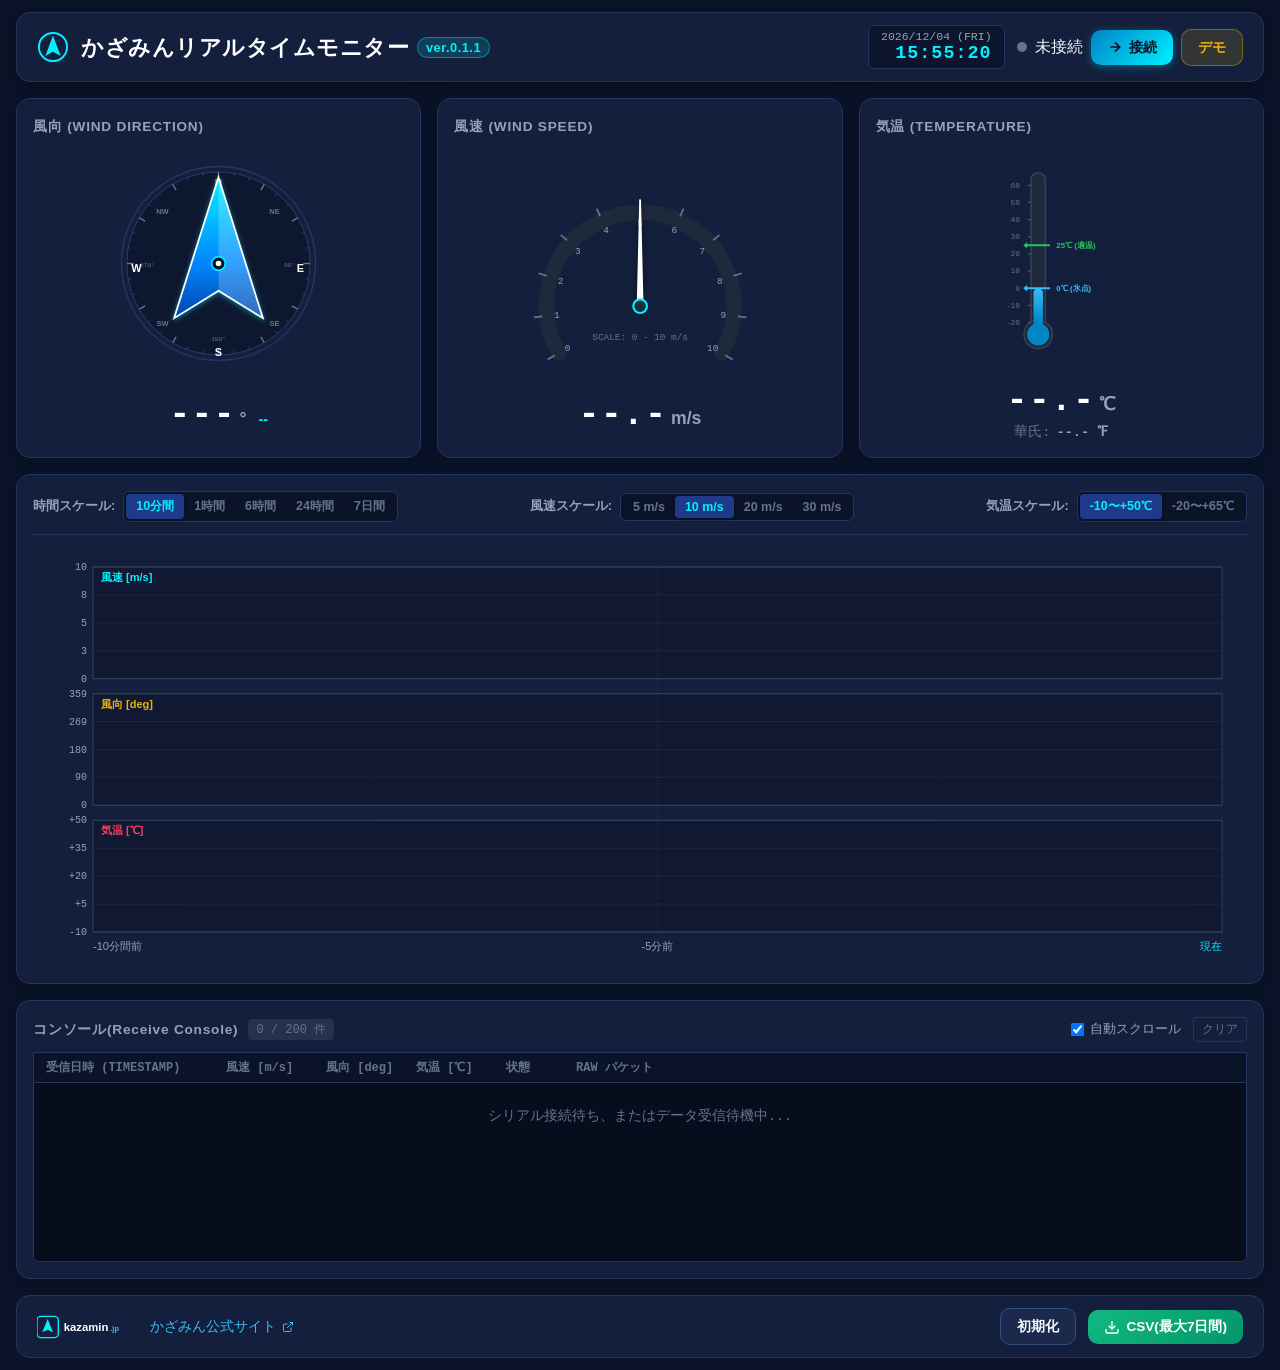
<file: ver.0.1.1/index.html>
<!DOCTYPE html>
<html lang="ja">
<head>
  <meta charset="UTF-8">
  <meta name="viewport" content="width=device-width, initial-scale=1.0, maximum-scale=1.0, user-scalable=no">
  <title>かざみんリアルタイムモニター ver.0.1.1</title>
  <meta name="description" content="超音波風向風速計 かざみん (KZM100A/KZM100LR) Web Serial API リアルタイム計測モニター">
  <meta name="theme-color" content="#131f3d">
  <!-- PWA Manifest -->
  <link rel="manifest" href="./manifest.json">
  <!-- ファビコン (SVG) -->
  <link rel="icon" href="data:image/svg+xml,<svg xmlns='http://www.w3.org/2000/svg' viewBox='0 0 100 100'><circle cx='50' cy='50' r='46' fill='%230b1329' stroke='%2300f0ff' stroke-width='6'/><polygon points='50,12 70,75 50,62 30,75' fill='%2300f0ff'/></svg>">
  <style>
/**
 * main.css
 * かざみんリアルタイムモニター (Web Serial Monitor) スタイルシート
 */

:root {
  --bg-primary: #0b1329;
  --bg-card: #131f3d;
  --bg-card-hover: #19294f;
  --bg-input: #1a294c;
  --border-color: #243660;
  --border-light: #334d85;

  --text-primary: #f1f5f9;
  --text-secondary: #94a3b8;
  --text-muted: #64748b;

  --accent-cyan: #00f0ff;
  --accent-blue: #38bdf8;
  --accent-green: #22c55e;
  --accent-yellow: #eab308;
  --accent-red: #ef4444;

  --font-family: -apple-system, BlinkMacSystemFont, "Segoe UI", Roboto, "Helvetica Neue", Arial, sans-serif;
  --font-mono: ui-monospace, SFMono-Regular, Menlo, Monaco, Consolas, "Liberation Mono", "Courier New", monospace;

  --radius-sm: 6px;
  --radius-md: 10px;
  --radius-lg: 14px;
}

* {
  box-sizing: border-box;
  margin: 0;
  padding: 0;
}

body {
  background-color: var(--bg-primary);
  color: var(--text-primary);
  font-family: var(--font-family);
  min-height: 100vh;
  display: flex;
  flex-direction: column;
  overflow-x: hidden;
  -webkit-font-smoothing: antialiased;
}

/* アプリケーション全体コンテナ */
.app-container {
  display: flex;
  flex-direction: column;
  min-height: 100vh;
  max-width: 1440px;
  margin: 0 auto;
  width: 100%;
  padding: 12px 16px;
  gap: 16px;
}

/* ヘッダーエリア */
.app-header {
  display: flex;
  align-items: center;
  justify-content: space-between;
  flex-wrap: wrap;
  gap: 12px;
  background-color: var(--bg-card);
  border: 1px solid var(--border-color);
  border-radius: var(--radius-lg);
  padding: 12px 20px;
  box-shadow: 0 4px 16px rgba(0, 0, 0, 0.3);
}

.header-brand {
  display: flex;
  align-items: center;
  gap: 12px;
}

.header-title {
  font-size: 1.4rem;
  font-weight: 700;
  letter-spacing: 0.5px;
  color: #ffffff;
  display: flex;
  align-items: center;
  gap: 8px;
}

.header-version {
  font-size: 0.8rem;
  padding: 2px 8px;
  background-color: rgba(0, 240, 255, 0.15);
  color: var(--accent-cyan);
  border: 1px solid rgba(0, 240, 255, 0.4);
  border-radius: 9999px;
  font-weight: 600;
}

.header-controls {
  display: flex;
  align-items: center;
  gap: 12px;
  flex-wrap: wrap;
}

/* デジタル時計 */
.digital-clock-widget {
  display: flex;
  flex-direction: column;
  align-items: flex-end;
  background-color: rgba(11, 19, 41, 0.8);
  padding: 4px 12px;
  border-radius: var(--radius-sm);
  border: 1px solid var(--border-color);
}

.clock-date {
  font-size: 0.72rem;
  color: var(--text-secondary);
  font-family: var(--font-mono);
}

.clock-time {
  font-size: 1.15rem;
  font-weight: 700;
  color: var(--accent-cyan);
  font-family: var(--font-mono);
  letter-spacing: 1px;
}

/* 接続ボタン & デモモード */
.serial-controls {
  display: flex;
  align-items: center;
  gap: 8px;
}

.btn {
  padding: 8px 16px;
  font-size: 0.9rem;
  font-weight: 600;
  border-radius: var(--radius-md);
  border: none;
  cursor: pointer;
  transition: all 0.2s ease;
  display: inline-flex;
  align-items: center;
  justify-content: center;
  gap: 6px;
}

.btn-primary {
  background: linear-gradient(135deg, #0284c7, #00f0ff);
  color: #0b1329;
  box-shadow: 0 2px 8px rgba(0, 240, 255, 0.3);
}

.btn-primary:hover {
  filter: brightness(1.1);
  transform: translateY(-1px);
}

.btn-danger {
  background: linear-gradient(135deg, #dc2626, #ef4444);
  color: #ffffff;
  box-shadow: 0 2px 8px rgba(239, 68, 68, 0.3);
}

.btn-danger:hover {
  filter: brightness(1.1);
  transform: translateY(-1px);
}

.btn-secondary {
  background-color: var(--bg-input);
  color: var(--text-primary);
  border: 1px solid var(--border-light);
}

.btn-secondary:hover {
  background-color: var(--bg-card-hover);
  border-color: var(--accent-cyan);
}

.btn-demo {
  background-color: rgba(234, 179, 8, 0.15);
  color: var(--accent-yellow);
  border: 1px solid rgba(234, 179, 8, 0.4);
}

.btn-demo.active {
  background: linear-gradient(135deg, #ca8a04, #eab308);
  color: #0b1329;
  font-weight: 700;
}

.connection-status-dot {
  width: 10px;
  height: 10px;
  border-radius: 50%;
  background-color: var(--text-muted);
  display: inline-block;
  margin-right: 4px;
}

.connection-status-dot.connected {
  background-color: var(--accent-green);
  box-shadow: 0 0 8px var(--accent-green);
}

.connection-status-dot.demo {
  background-color: var(--accent-yellow);
  box-shadow: 0 0 8px var(--accent-yellow);
}

/* メインコンテンツレイアウト */
.app-main {
  display: flex;
  flex-direction: column;
  gap: 16px;
  flex: 1;
}

/* 上段: 3連メーターパネル */
.gauges-section {
  display: grid;
  grid-template-columns: repeat(3, 1fr);
  gap: 16px;
  align-items: stretch;
}

@media (max-width: 900px) {
  .gauges-section {
    grid-template-columns: 1fr;
  }
}

#gauge-dir-container,
#gauge-speed-container,
#gauge-temp-container {
  height: 100%;
  display: flex;
  flex-direction: column;
}

.gauge-card {
  background-color: var(--bg-card);
  border: 1px solid var(--border-color);
  border-radius: var(--radius-lg);
  padding: 16px;
  display: flex;
  flex-direction: column;
  justify-content: space-between;
  box-shadow: 0 4px 16px rgba(0, 0, 0, 0.2);
  height: 100%;
  flex: 1;
  min-height: 360px;
  position: relative;
  overflow: hidden;
}

.gauge-header {
  display: flex;
  justify-content: space-between;
  align-items: center;
  margin-bottom: 8px;
  min-height: 24px;
}

.gauge-title {
  font-size: 0.85rem;
  font-weight: 700;
  color: var(--text-secondary);
  letter-spacing: 0.8px;
}

.gauge-badge {
  font-size: 0.72rem;
  font-weight: 700;
  padding: 2px 6px;
  border-radius: 4px;
  background-color: var(--accent-red);
  color: #ffffff;
  animation: pulse-badge 1s infinite alternate;
}

@keyframes pulse-badge {
  from { opacity: 0.7; }
  to { opacity: 1; transform: scale(1.05); }
}

.gauge-body {
  flex: 1;
  display: flex;
  align-items: center;
  justify-content: center;
  position: relative;
  min-height: 210px;
  max-height: 220px;
}

.gauge-footer {
  margin-top: 10px;
  text-align: center;
  min-height: 52px;
  display: flex;
  flex-direction: column;
  justify-content: center;
  align-items: center;
}

.gauge-value-display {
  display: flex;
  align-items: baseline;
  justify-content: center;
  gap: 4px;
}

.value-number {
  font-size: 2.2rem;
  font-weight: 800;
  font-family: var(--font-mono);
  color: #ffffff;
  letter-spacing: 1px;
}

.value-number.error-text {
  color: var(--accent-red);
  animation: pulse-badge 0.8s infinite alternate;
}

.value-unit {
  font-size: 1.1rem;
  font-weight: 600;
  color: var(--text-secondary);
}

.value-sub {
  font-size: 0.9rem;
  color: var(--accent-cyan);
  margin-left: 8px;
  font-weight: 600;
}

/* コンパス SVG */
.compass-svg {
  max-height: 205px;
  width: auto;
  max-width: 100%;
}

.compass-outer-ring {
  fill: none;
  stroke: var(--border-color);
  stroke-width: 2;
}

.compass-inner-ring {
  fill: rgba(11, 19, 41, 0.6);
  stroke: var(--border-light);
  stroke-width: 1;
}

.compass-label {
  fill: var(--text-secondary);
  text-anchor: middle;
  dominant-baseline: central;
  font-weight: 700;
}

.compass-label.major-label {
  font-size: 16px;
  fill: #ffffff;
}

.compass-label.label-n {
  fill: var(--accent-red);
}

.compass-label.minor-label {
  font-size: 11px;
  fill: var(--text-muted);
}

.compass-deg-label {
  font-size: 9px;
  fill: var(--text-muted);
  text-anchor: middle;
  font-family: var(--font-mono);
}

/* スピードメーター SVG */
.speed-svg {
  max-height: 205px;
  width: auto;
  max-width: 100%;
}

.speed-arc-track {
  fill: none;
  stroke: #1e293b;
  stroke-width: 18;
  stroke-linecap: round;
}

.speed-arc-fill {
  fill: none;
  stroke-width: 18;
  stroke-linecap: round;
  transition: stroke-dashoffset 0.4s ease;
}

.speed-arc-mask {
  fill: none;
  stroke: #ffffff;
  stroke-width: 18;
  stroke-linecap: round;
  transition: stroke-dashoffset 0.4s cubic-bezier(0.2, 0.8, 0.2, 1);
}

.speed-arc-seg {
  fill: none;
  stroke-width: 18;
  stroke-linecap: butt;
}

.speed-arc-error {
  fill: none;
  stroke-width: 18;
  stroke-linecap: round;
}

.speed-tick-text {
  font-size: 11px;
  fill: var(--text-secondary);
  font-family: var(--font-mono);
}

.speed-scale-indicator {
  font-size: 11px;
  fill: var(--text-muted);
  text-anchor: middle;
  font-family: var(--font-mono);
}

/* 温度計 レイアウト */
.temp-body-layout {
  display: flex;
  align-items: center;
  justify-content: center;
}

.thermometer-container {
  width: 150px;
  height: 205px;
  display: flex;
  align-items: center;
  justify-content: center;
}

.thermometer-svg {
  max-height: 205px;
  width: auto;
}

.temp-axis-text {
  font-size: 10px;
  fill: var(--text-muted);
  font-family: var(--font-mono);
}

.temp-highlight-text {
  font-size: 10px;
  font-weight: 700;
}

.text-freeze {
  fill: var(--accent-blue);
}

.text-room {
  fill: var(--accent-green);
}

.temp-footer-layout {
  display: flex;
  flex-direction: column;
  gap: 2px;
}

.temp-fahrenheit-display {
  display: flex;
  align-items: center;
  justify-content: center;
  gap: 6px;
  font-size: 0.85rem;
  color: var(--text-muted);
  font-family: var(--font-mono);
}

.temp-f-value {
  color: var(--text-secondary);
  font-weight: 600;
}

/* 中段: 時間軸グラフパネル */
.chart-section {
  background-color: var(--bg-card);
  border: 1px solid var(--border-color);
  border-radius: var(--radius-lg);
  padding: 16px;
  box-shadow: 0 4px 16px rgba(0, 0, 0, 0.2);
}

.chart-controls-bar {
  display: flex;
  align-items: center;
  justify-content: space-between;
  flex-wrap: wrap;
  gap: 12px;
  margin-bottom: 12px;
  padding-bottom: 12px;
  border-bottom: 1px solid var(--border-color);
}

.control-group {
  display: flex;
  align-items: center;
  gap: 8px;
  flex-wrap: wrap;
}

.control-label {
  font-size: 0.8rem;
  color: var(--text-secondary);
  font-weight: 600;
}

.btn-group {
  display: inline-flex;
  background-color: var(--bg-primary);
  border-radius: var(--radius-sm);
  padding: 2px;
  border: 1px solid var(--border-color);
}

.btn-scale {
  background: none;
  border: none;
  color: var(--text-muted);
  padding: 4px 10px;
  font-size: 0.78rem;
  font-weight: 600;
  border-radius: 4px;
  cursor: pointer;
  transition: all 0.2s ease;
}

.btn-scale:hover {
  color: var(--text-primary);
}

.btn-scale.active {
  background-color: #1e3a8a;
  color: var(--accent-cyan);
  box-shadow: 0 1px 4px rgba(0, 0, 0, 0.3);
}

.chart-canvas-wrapper {
  width: 100%;
  height: 420px;
  position: relative;
}

#time-series-canvas {
  width: 100%;
  height: 100%;
  display: block;
}

/* 下段: 受信コンソール & CSV出力 */
.bottom-section {
  display: grid;
  grid-template-columns: 1fr;
  gap: 16px;
}

.console-card {
  background-color: var(--bg-card);
  border: 1px solid var(--border-color);
  border-radius: var(--radius-lg);
  padding: 16px;
  box-shadow: 0 4px 16px rgba(0, 0, 0, 0.2);
  display: flex;
  flex-direction: column;
}

.console-header {
  display: flex;
  justify-content: space-between;
  align-items: center;
  margin-bottom: 10px;
  flex-wrap: wrap;
  gap: 8px;
}

.console-title-area {
  display: flex;
  align-items: center;
  gap: 10px;
}

.console-title {
  font-size: 0.85rem;
  font-weight: 700;
  color: var(--text-secondary);
  letter-spacing: 0.8px;
}

.console-count-badge {
  font-size: 0.75rem;
  background-color: rgba(255, 255, 255, 0.08);
  padding: 2px 8px;
  border-radius: 4px;
  color: var(--text-muted);
  font-family: var(--font-mono);
}

.console-actions {
  display: flex;
  align-items: center;
  gap: 12px;
}

.auto-scroll-label {
  font-size: 0.8rem;
  color: var(--text-secondary);
  display: flex;
  align-items: center;
  gap: 6px;
  cursor: pointer;
}

.btn-clear-console {
  background: none;
  border: 1px solid var(--border-color);
  color: var(--text-muted);
  padding: 3px 8px;
  font-size: 0.75rem;
  border-radius: 4px;
  cursor: pointer;
}

.btn-clear-console:hover {
  color: var(--text-primary);
  border-color: var(--border-light);
}

.console-table-header {
  display: grid;
  grid-template-columns: 180px 100px 90px 90px 70px 1fr;
  padding: 6px 12px;
  background-color: var(--bg-primary);
  border: 1px solid var(--border-color);
  border-bottom: none;
  font-size: 0.75rem;
  font-weight: 700;
  color: var(--text-muted);
  font-family: var(--font-mono);
}

.console-body {
  height: 180px;
  overflow-y: auto;
  background-color: #070d1d;
  border: 1px solid var(--border-color);
  border-radius: 0 0 var(--radius-sm) var(--radius-sm);
  padding: 4px 0;
  font-family: var(--font-mono);
  font-size: 0.82rem;
}

.console-placeholder {
  color: var(--text-muted);
  padding: 20px;
  text-align: center;
  font-size: 0.85rem;
}

.console-row {
  display: grid;
  grid-template-columns: 180px 100px 90px 90px 70px 1fr;
  padding: 3px 12px;
  border-bottom: 1px solid rgba(255, 255, 255, 0.03);
  align-items: center;
  transition: background-color 0.1s ease;
}

.console-row:hover {
  background-color: rgba(255, 255, 255, 0.04);
}

.console-row.row-error {
  background-color: rgba(239, 68, 68, 0.15);
  color: #fca5a5;
}

.col-speed.val-error {
  color: var(--accent-red);
  font-weight: 700;
}

.badge-ok {
  color: var(--accent-green);
  font-weight: 700;
}

.badge-err {
  color: var(--accent-red);
  font-weight: 700;
}

.col-raw {
  color: var(--text-muted);
  overflow: hidden;
  text-overflow: ellipsis;
  white-space: nowrap;
}

/* フッターエリア */
.app-footer {
  display: flex;
  align-items: center;
  justify-content: space-between;
  flex-wrap: wrap;
  gap: 12px;
  padding: 12px 20px;
  background-color: var(--bg-card);
  border: 1px solid var(--border-color);
  border-radius: var(--radius-lg);
  margin-top: auto;
}

.footer-left {
  display: flex;
  align-items: center;
  gap: 16px;
}

.footer-link {
  color: var(--accent-blue);
  text-decoration: none;
  font-size: 0.85rem;
  display: flex;
  align-items: center;
  gap: 6px;
  transition: color 0.2s;
}

.footer-link:hover {
  color: var(--accent-cyan);
  text-decoration: underline;
}

.footer-logo {
  height: 24px;
  display: inline-block;
  vertical-align: middle;
}

.footer-right {
  display: flex;
  align-items: center;
  gap: 12px;
}

.btn-csv {
  background: linear-gradient(135deg, #10b981, #059669);
  color: #ffffff;
  padding: 8px 16px;
  font-size: 0.85rem;
}

.btn-csv:hover {
  filter: brightness(1.1);
}

/* スマホ対応 */
@media (max-width: 680px) {
  .app-header {
    flex-direction: column;
    align-items: flex-start;
  }
  .header-controls {
    width: 100%;
    justify-content: space-between;
  }
  .chart-canvas-wrapper {
    height: 360px;
  }
  .console-table-header, .console-row {
    grid-template-columns: 120px 70px 60px 60px 50px 1fr;
    font-size: 0.72rem;
  }
  .app-footer {
    flex-direction: column;
    align-items: flex-start;
  }
}

  </style>
  <script>
    window.onerror = function(msg, url, lineNo, columnNo, error) {
      console.error('[Kazamin Monitor] Unhandled Error:', msg, 'at', url + ':' + lineNo, error);
      return false;
    };
    window.addEventListener('unhandledrejection', function(event) {
      console.error('[Kazamin Monitor] Unhandled Promise Rejection:', event.reason);
    });
  </script>
</head>
<body>
  <div class="app-container">
    <!-- ヘッダー -->
    <header class="app-header">
      <div class="header-brand">
        <!-- かざみん ミニアイコン -->
        <svg width="32" height="32" viewBox="0 0 100 100" fill="none">
          <circle cx="50" cy="50" r="44" stroke="#00f0ff" stroke-width="6" fill="#131f3d"/>
          <polygon points="50,14 74,78 50,65 26,78" fill="#00f0ff"/>
        </svg>
        <h1 class="header-title">
          かざみんリアルタイムモニター
          <span class="header-version">ver.0.1.1</span>
        </h1>
      </div>

      <div class="header-controls">
        <!-- 24H デジタル時計 -->
        <div id="clock-container"></div>

        <!-- シリアル接続・デモコントロール -->
        <div class="serial-controls">
          <div class="status-indicator">
            <span id="status-dot" class="connection-status-dot"></span>
            <span id="status-text" class="status-label">未接続</span>
          </div>
          <button type="button" id="btn-connect" class="btn btn-primary">
            <svg width="16" height="16" viewBox="0 0 24 24" fill="none" stroke="currentColor" stroke-width="2.5">
              <path d="M5 12h14M12 5l7 7-7 7"/>
            </svg>
            接続
          </button>
          <button type="button" id="btn-demo" class="btn btn-demo">デモ</button>
        </div>
      </div>
    </header>

    <!-- メインコンテンツ -->
    <main class="app-main">
      <!-- 上段: 3連メーターパネル（風向・風速・気温） -->
      <section class="gauges-section">
        <!-- 風向メーター -->
        <div id="gauge-dir-container"></div>
        <!-- 風速メーター -->
        <div id="gauge-speed-container"></div>
        <!-- 気温計 -->
        <div id="gauge-temp-container"></div>
      </section>

      <!-- 中段: 時間軸グラフパネル -->
      <section class="chart-section" id="chart-container"></section>

      <!-- 下段: 受信コンソールパネル -->
      <section class="bottom-section">
        <div id="console-container"></div>
      </section>
    </main>

    <!-- フッター -->
    <footer class="app-footer">
      <div class="footer-left">
        <!-- かざみん公式ロゴ & リンク -->
        <a href="https://kazamin.jp/" target="_blank" rel="noopener noreferrer" class="footer-link" title="超音波風向風速計 かざみん 公式ホームページ">
          <svg class="footer-logo" viewBox="0 0 160 36" fill="none" xmlns="http://www.w3.org/2000/svg">
            <rect width="32" height="32" y="2" rx="6" fill="#131f3d" stroke="#00f0ff" stroke-width="2"/>
            <!-- 風車・風向針シンボル -->
            <polygon points="16,6 24,26 16,22 8,26" fill="#00f0ff"/>
            <text x="40" y="24" fill="#ffffff" font-size="17" font-weight="bold" font-family="sans-serif">kazamin</text>
            <text x="110" y="24" fill="#38bdf8" font-size="11" font-weight="600" font-family="sans-serif">.jp</text>
          </svg>
          <span>かざみん公式サイト</span>
          <svg width="12" height="12" viewBox="0 0 24 24" fill="none" stroke="currentColor" stroke-width="2">
            <path d="M18 13v6a2 2 0 0 1-2 2H5a2 2 0 0 1-2-2V8a2 2 0 0 1 2-2h6M15 3h6v6M10 14L21 3"/>
          </svg>
        </a>
      </div>

      <div class="footer-right">
        <button type="button" id="btn-clear-db" class="btn btn-secondary" title="IndexedDBに保存された全計測履歴を消去">
          初期化
        </button>
        <button type="button" id="btn-export-csv" class="btn btn-csv">
          <svg width="16" height="16" viewBox="0 0 24 24" fill="none" stroke="currentColor" stroke-width="2">
            <path d="M21 15v4a2 2 0 0 1-2 2H5a2 2 0 0 1-2-2v-4M7 10l5 5 5-5M12 15V3"/>
          </svg>
          CSV(最大7日間)
        </button>
      </div>
    </footer>
  </div>

  <script>

// PWA Service Worker 登録 (HTTP/HTTPS 環境のみ)
if ('serviceWorker' in navigator && (location.protocol === 'https:' || location.hostname === 'localhost' || location.hostname === '127.0.0.1')) {
  window.addEventListener('load', () => {
    navigator.serviceWorker.register('./sw.js')
      .then((reg) => console.log('[PWA] Service Worker registered with scope:', reg.scope))
      .catch((err) => console.warn('[PWA] Service Worker registration failed:', err));
  });
}

(() => {
// --- Begin src\serial\packet-parser.js ---
/**
 * packet-parser.js
 * かざみん(KZM100A/KZM100LR)のシリアル通信パケット解析モジュール
 *
 * 受信仕様:
 * - ボーレート: 9600bps
 * - フォーマット: 00.0[m/s],000,+00.0[CR/LF]
 *   - 風速: 00.0 ～ 99.9 [m/s] (99.9は計測エラー)
 *   - 風向: 000 ～ 359 [度]
 *   - 気温: -20.0 ～ +65.0 [℃]
 */

// パケットの正規表現: 固定桁数を基本としつつ、前後の空白や桁数のわずかな差異にも柔軟に対応
// 例: "12.3[m/s],045,+23.5\r\n" や "00.0[m/s],000,-05.2"
const PACKET_REGEX = /^\s*(\d{1,2}\.\d)\[m\/s\],\s*(\d{1,3}),\s*([+-]?\d{1,2}\.\d)\s*$/;

/**
 * 1行のテキストをパースして構造化データを返す
 * @param {string} line - 受信した1行文字列
 * @param {Date} [timestamp=new Date()] - 受信日時
 * @returns {object|null} パース結果。不正パケットの場合はnull
 */
function parsePacket(line, timestamp = new Date()) {
  if (typeof line !== 'string') return null;

  const trimmed = line.trim();
  if (!trimmed) return null;

  const match = trimmed.match(PACKET_REGEX);
  if (!match) {
    return {
      isValid: false,
      raw: trimmed,
      timestamp,
      errorReason: 'FORMAT_MISMATCH'
    };
  }

  const speedStr = match[1];
  const dirStr = match[2];
  const tempStr = match[3];

  const speed = parseFloat(speedStr);
  const direction = parseInt(dirStr, 10);
  const temperature = parseFloat(tempStr);

  // 風速 99.9 [m/s] は計測エラー
  const isError = Math.abs(speed - 99.9) < 0.05;

  // 範囲チェック
  // 風速: 0.0 〜 99.9
  // 風向: 0 〜 359
  // 気温: -20.0 〜 +65.0
  const isDirValid = direction >= 0 && direction <= 359;
  const isTempValid = temperature >= -20.0 && temperature <= 65.0;
  const isSpeedValid = speed >= 0.0 && speed <= 99.9;

  if (!isDirValid || !isTempValid || !isSpeedValid) {
    return {
      isValid: false,
      raw: trimmed,
      timestamp,
      errorReason: 'OUT_OF_RANGE'
    };
  }

  return {
    isValid: true,
    raw: trimmed,
    timestamp,
    speed,
    speedStr,
    direction,
    dirStr,
    temperature,
    tempStr,
    isError
  };
}
// --- End src\serial\packet-parser.js ---

// --- Begin src\data\ring-buffer.js ---
/**
 * ring-buffer.js
 * メモリ割り当てを抑え長期連続稼働に適した固定長リングバッファ
 */

class RingBuffer {
  /**
   * @param {number} capacity - バッファの最大容量
   */
  constructor(capacity = 600) {
    this.capacity = capacity;
    this.buffer = new Array(capacity);
    this.head = 0; // 次に書き込むインデックス
    this.size = 0; // 現在格納されている要素数
  }

  /**
   * 要素を末尾に追加
   * @param {*} item
   */
  push(item) {
    this.buffer[this.head] = item;
    this.head = (this.head + 1) % this.capacity;
    if (this.size < this.capacity) {
      this.size++;
    }
  }

  /**
   * 現在の要素数を返す
   * @returns {number}
   */
  get length() {
    return this.size;
  }

  /**
   * 最も古い要素から最新の要素までの配列を生成して返す
   * （最新の要素が末尾）
   * @returns {Array}
   */
  toArray() {
    const result = new Array(this.size);
    if (this.size < this.capacity) {
      for (let i = 0; i < this.size; i++) {
        result[i] = this.buffer[i];
      }
    } else {
      // head は最も古い要素を指している
      for (let i = 0; i < this.size; i++) {
        const index = (this.head + i) % this.capacity;
        result[i] = this.buffer[index];
      }
    }
    return result;
  }

  /**
   * 最新の要素を取得
   * @returns {*}
   */
  latest() {
    if (this.size === 0) return null;
    const index = (this.head - 1 + this.capacity) % this.capacity;
    return this.buffer[index];
  }

  /**
   * バッファをクリア
   */
  clear() {
    this.head = 0;
    this.size = 0;
    this.buffer.fill(undefined);
  }
}
// --- End src\data\ring-buffer.js ---

// --- Begin src\data\aggregator.js ---
/**
 * aggregator.js
 * 時間軸グラフ用のデータ集約・ダウンサンプリングエンジン
 *
 * グラフ仕様:
 * - プロット点数は 600点 固定
 * - スケール:
 *   - 10m: 10分 (600秒) -> 1秒間隔 (Δt = 1)
 *   - 1h:  1時間 (3600秒) -> 6秒間隔 (Δt = 6)
 *   - 6h:  6時間 (21600秒) -> 36秒間隔 (Δt = 36)
 *   - 24h: 24時間 (86400秒) -> 144秒間隔 (Δt = 144)
 *   - 7d:  7日間 (604800秒) -> 1008秒間隔 (Δt = 1008)
 * - 600点に満たない左側の未到達部分は null
 * - 右端（インデックス599）は常に1秒ごとの最新データ
 * - Δt秒ごとにスクロールし、直近Δt秒間の平均値がインデックス598へ確定される
 * - 平均化ルール:
 *   - 風速・気温: 算術平均（計測エラー時は風速・風向を除外）
 *   - 風向: ベクトル平均（atan2(sum(sin), sum(cos))）
 */

const TIME_SCALES = {
  '10m': { label: '10分間', durationSec: 600, intervalSec: 1 },
  '1h':  { label: '1時間',  durationSec: 3600, intervalSec: 6 },
  '6h':  { label: '6時間',  durationSec: 21600, intervalSec: 36 },
  '24h': { label: '24時間', durationSec: 86400, intervalSec: 144 },
  '7d':  { label: '7日間',  durationSec: 604800, intervalSec: 1008 }
};

const PLOT_COUNT = 600;

/**
 * 角度配列のベクトル平均を計算する
 * @param {number[]} angles - 有効な角度(0-359)の配列
 * @returns {number|null} 0〜359の平均角度。データが空の場合はnull
 */
function calculateVectorMeanDirection(angles) {
  if (!angles || angles.length === 0) return null;

  let sumSin = 0;
  let sumCos = 0;

  for (const deg of angles) {
    const rad = (deg * Math.PI) / 180;
    sumSin += Math.sin(rad);
    sumCos += Math.cos(rad);
  }

  // ベクトルの長さがほぼ0の場合は直前の値またはnull
  if (Math.abs(sumSin) < 1e-7 && Math.abs(sumCos) < 1e-7) {
    return angles[0];
  }

  let meanRad = Math.atan2(sumSin, sumCos);
  let meanDeg = (meanRad * 180) / Math.PI;
  if (meanDeg < 0) meanDeg += 360;

  return Math.round(meanDeg) % 360;
}

/**
 * パケットの配列から平均プロット点({ speed, direction, temperature, isError, timestamp })を計算
 * @param {Array} packets
 * @returns {object|null}
 */
function calculateAveragePoint(packets) {
  if (!packets || packets.length === 0) return null;

  const validSpeeds = [];
  const validDirs = [];
  const temps = [];

  let lastTimestamp = packets[packets.length - 1].timestamp;

  for (const p of packets) {
    if (!p.isValid) continue;

    temps.push(p.temperature);

    if (!p.isError) {
      validSpeeds.push(p.speed);
      validDirs.push(p.direction);
    }
  }

  if (temps.length === 0) return null;

  // 気温の算術平均
  const avgTemp = temps.reduce((a, b) => a + b, 0) / temps.length;

  // 風速の算術平均（全件エラーの場合は null または 99.9）
  let avgSpeed = null;
  let avgDir = null;
  let isError = false;

  if (validSpeeds.length > 0) {
    avgSpeed = validSpeeds.reduce((a, b) => a + b, 0) / validSpeeds.length;
    avgDir = calculateVectorMeanDirection(validDirs);
  } else {
    isError = true;
    avgSpeed = 99.9;
    avgDir = null;
  }

  return {
    timestamp: lastTimestamp,
    speed: avgSpeed !== null ? parseFloat(avgSpeed.toFixed(1)) : null,
    direction: avgDir,
    temperature: parseFloat(avgTemp.toFixed(1)),
    isError
  };
}

class ChartAggregator {
  constructor(timeScaleKey = '10m') {
    this.timeScaleKey = timeScaleKey;
    this.config = TIME_SCALES[timeScaleKey] || TIME_SCALES['10m'];

    // 確定済みプロット配列 (スロット数 599点固定、インデックス 0〜598)
    // 左端(0)が最も古いスロット、右側(598)が最新確定スロット
    this.committedPoints = new Array(PLOT_COUNT - 1).fill(null);

    // 現在のインターバル期間内に受信した一時パケット群
    this.currentIntervalPackets = [];

    // 最新の未平均化リアルタイム生パケット（右端用、インデックス599）
    this.latestPacket = null;

    // リアルタイム集約用の直前バケットID
    this.lastBucketId = null;
  }

  /**
   * 時間スケールを変更
   * @param {string} newScaleKey ('10m', '1h', '6h', '24h', '7d')
   * @param {Array} historyPackets - スケール再構築用の過去全パケット配列（あれば）
   */
  setScale(newScaleKey, historyPackets = []) {
    if (!TIME_SCALES[newScaleKey]) return;
    this.timeScaleKey = newScaleKey;
    this.config = TIME_SCALES[newScaleKey];

    // 過去履歴パケットから再構築
    this.rebuildFromHistory(historyPackets);
  }

  /**
   * 1秒ごとに新しいパケットを追加
   * @param {object} packet - parsePacket の結果
   */
  addPacket(packet) {
    if (!packet || !packet.isValid) return;

    const intervalSec = this.config.intervalSec;
    const intervalMs = intervalSec * 1000;
    const pTime = packet.timestamp instanceof Date ? packet.timestamp.getTime() : new Date(packet.timestamp).getTime();
    const bucketId = Math.floor(pTime / intervalMs);

    this.latestPacket = packet;

    if (this.lastBucketId === null) {
      this.lastBucketId = bucketId;
      this.currentIntervalPackets = [packet];
      return;
    }

    if (bucketId === this.lastBucketId) {
      // 同一インターバル内: パケットを追加
      this.currentIntervalPackets.push(packet);
    } else if (bucketId > this.lastBucketId) {
      // インターバルが進んだ: 前のインターバルの平均値を確定点としてスロットへ追加
      const avgPoint = calculateAveragePoint(this.currentIntervalPackets);
      this.committedPoints.shift();
      this.committedPoints.push(avgPoint);

      // 通信途絶等で複数バケット進んだ場合は未計測スロットを null で埋める
      const missedBuckets = bucketId - this.lastBucketId - 1;
      const skipCount = Math.min(missedBuckets, PLOT_COUNT - 1);
      for (let i = 0; i < skipCount; i++) {
        this.committedPoints.shift();
        this.committedPoints.push(null);
      }

      this.lastBucketId = bucketId;
      this.currentIntervalPackets = [packet];
    }
  }

  /**
   * グラフ描画用の 600点 固定配列を取得する
   * - インデックス 0〜598: 過去の確定平均データ（足りない左側や未計測期間は null）
   * - インデックス 599: 最新の1秒生パケット
   * @returns {Array<object|null>} 長さ600の配列
   */
  getPlotData() {
    const result = new Array(PLOT_COUNT).fill(null);

    // 最新パケット（右端 インデックス 599）
    if (this.latestPacket) {
      result[PLOT_COUNT - 1] = {
        timestamp: this.latestPacket.timestamp,
        speed: this.latestPacket.speed,
        direction: this.latestPacket.direction,
        temperature: this.latestPacket.temperature,
        isError: this.latestPacket.isError
      };
    }

    // 確定済みポイント (インデックス 0〜598)
    for (let i = 0; i < PLOT_COUNT - 1; i++) {
      result[i] = this.committedPoints[i];
    }

    return result;
  }

  /**
   * 過去ログから確定ポイントを再集計・再構築する（スケール変更時など）
   * タイムバケット（絶対時刻の時間窓）に基づき、空白期間は正しく null スロットとして配置する
   * @param {Array} packets - 時系列順の生パケット配列
   */
  rebuildFromHistory(packets) {
    this.committedPoints = new Array(PLOT_COUNT - 1).fill(null);
    this.currentIntervalPackets = [];
    this.latestPacket = null;
    this.lastBucketId = null;

    if (!packets || packets.length === 0) return;

    const validPackets = packets.filter((p) => p && p.isValid);
    if (validPackets.length === 0) return;

    validPackets.sort((a, b) => {
      const ta = a.timestamp instanceof Date ? a.timestamp.getTime() : new Date(a.timestamp).getTime();
      const tb = b.timestamp instanceof Date ? b.timestamp.getTime() : new Date(b.timestamp).getTime();
      return ta - tb;
    });

    const latest = validPackets[validPackets.length - 1];
    this.latestPacket = latest;

    const intervalSec = this.config.intervalSec;
    const intervalMs = intervalSec * 1000;
    const latestMs = latest.timestamp instanceof Date ? latest.timestamp.getTime() : new Date(latest.timestamp).getTime();
    const latestBucket = Math.floor(latestMs / intervalMs);
    this.lastBucketId = latestBucket;

    // バケットIDごとにパケットをグループ化
    const bucketMap = new Map();
    for (const p of validPackets) {
      const pTime = p.timestamp instanceof Date ? p.timestamp.getTime() : new Date(p.timestamp).getTime();
      const bId = Math.floor(pTime / intervalMs);
      if (!bucketMap.has(bId)) {
        bucketMap.set(bId, []);
      }
      bucketMap.get(bId).push(p);
    }

    // 最新バケットは現在進行中のインターバル
    this.currentIntervalPackets = bucketMap.get(latestBucket) || [];

    // latestBucket より過去のバケットを各時間スロットにマッピング
    // diff = 1 (1つ前のバケット) => スロット 598
    // diff = 2 (2つ前のバケット) => スロット 597
    // ...
    // diff = k => スロット PLOT_COUNT - 1 - diff
    for (const [bId, bPackets] of bucketMap.entries()) {
      const diff = latestBucket - bId;
      if (diff > 0 && diff < PLOT_COUNT) {
        const slotIdx = PLOT_COUNT - 1 - diff;
        this.committedPoints[slotIdx] = calculateAveragePoint(bPackets);
      }
    }
  }
}
// --- End src\data\aggregator.js ---

// --- Begin src\storage\db.js ---
/**
 * db.js
 * IndexedDB を利用した測定データのローカル永続化（最大7日間保持 & 自動パージ）
 */

const DB_NAME = 'KazaminMonitorDB';
const DB_VERSION = 1;
const STORE_NAME = 'measurements';

class StorageManager {
  constructor() {
    this.db = null;
    this.initPromise = null;
  }

  /**
   * IndexedDBの初期化・オープン
   * @returns {Promise<IDBDatabase>}
   */
  async init() {
    if (this.db) return this.db;
    if (this.initPromise) return this.initPromise;

    this.initPromise = new Promise((resolve, reject) => {
      const request = indexedDB.open(DB_NAME, DB_VERSION);

      request.onupgradeneeded = (event) => {
        const db = event.target.result;
        if (!db.objectStoreNames.contains(STORE_NAME)) {
          const store = db.createObjectStore(STORE_NAME, {
            keyPath: 'id',
            autoIncrement: true
          });
          store.createIndex('timestamp', 'timestamp', { unique: false });
        }
      };

      request.onsuccess = (event) => {
        this.db = event.target.result;
        resolve(this.db);
      };

      request.onerror = (event) => {
        console.error('IndexedDB open error:', event.target.error);
        reject(event.target.error);
      };
    });

    return this.initPromise;
  }

  /**
   * 計測パケットを1件保存
   * @param {object} packet - parsePacket の結果
   */
  async savePacket(packet) {
    if (!packet || !packet.isValid) return;

    try {
      const db = await this.init();
      const tx = db.transaction(STORE_NAME, 'readwrite');
      const store = tx.objectStore(STORE_NAME);

      const record = {
        timestamp: packet.timestamp instanceof Date ? packet.timestamp.getTime() : packet.timestamp,
        speed: packet.speed,
        direction: packet.direction,
        temperature: packet.temperature,
        isError: packet.isError,
        raw: packet.raw
      };

      store.add(record);
    } catch (err) {
      console.warn('Failed to save packet to IndexedDB:', err);
    }
  }

  /**
   * 指定した開始時刻以降のデータを取得
   * @param {number|Date} startTime
   * @returns {Promise<Array>}
   */
  async getSince(startTime) {
    const startMs = startTime instanceof Date ? startTime.getTime() : startTime;
    const db = await this.init();

    return new Promise((resolve, reject) => {
      const tx = db.transaction(STORE_NAME, 'readonly');
      const store = tx.objectStore(STORE_NAME);
      const index = store.index('timestamp');
      const range = IDBKeyRange.lowerBound(startMs);
      const request = index.getAll(range);

      request.onsuccess = () => resolve(request.result || []);
      request.onerror = () => reject(request.error);
    });
  }

  /**
   * 保存されている全レコードを取得
   * @returns {Promise<Array>}
   */
  async getAll() {
    const db = await this.init();
    return new Promise((resolve, reject) => {
      const tx = db.transaction(STORE_NAME, 'readonly');
      const store = tx.objectStore(STORE_NAME);
      const request = store.getAll();

      request.onsuccess = () => resolve(request.result || []);
      request.onerror = () => reject(request.error);
    });
  }

  /**
   * 7日以上前の古いレコードを自動削除（パージ）
   * @param {number} [retentionDays=7] - 保持日数
   */
  async purgeOldData(retentionDays = 7) {
    try {
      const db = await this.init();
      const cutoffTime = Date.now() - retentionDays * 24 * 60 * 60 * 1000;

      const tx = db.transaction(STORE_NAME, 'readwrite');
      const store = tx.objectStore(STORE_NAME);
      const index = store.index('timestamp');
      const range = IDBKeyRange.upperBound(cutoffTime);

      const request = index.openCursor(range);
      request.onsuccess = (event) => {
        const cursor = event.target.result;
        if (cursor) {
          cursor.delete();
          cursor.continue();
        }
      };
    } catch (err) {
      console.warn('Failed to purge old data:', err);
    }
  }

  /**
   * 全データを削除（クリア）
   */
  async clear() {
    const db = await this.init();
    return new Promise((resolve, reject) => {
      const tx = db.transaction(STORE_NAME, 'readwrite');
      const store = tx.objectStore(STORE_NAME);
      const request = store.clear();
      request.onsuccess = () => resolve();
      request.onerror = () => reject(request.error);
    });
  }
}
// --- End src\storage\db.js ---

// --- Begin src\export\csv-exporter.js ---
/**
 * csv-exporter.js
 * 保持データ（最大7日間）をCSV形式でファイルダウンロードするモジュール
 */

/**
 * 日付オブジェクトを YYYY-MM-DD HH:mm:ss 形式にフォーマット
 * @param {Date|number} timestamp
 * @returns {string}
 */
function formatTimestamp(timestamp) {
  const d = timestamp instanceof Date ? timestamp : new Date(timestamp);
  const pad = (n) => String(n).padStart(2, '0');

  const yyyy = d.getFullYear();
  const mm = pad(d.getMonth() + 1);
  const dd = pad(d.getDate());
  const hh = pad(d.getHours());
  const min = pad(d.getMinutes());
  const ss = pad(d.getSeconds());

  return `${yyyy}/${mm}/${dd} ${hh}:${min}:${ss}`;
}

/**
 * データ配列からCSV文字列を生成してブラウザダウンロードを実行する
 * @param {Array<object>} records - 測定レコードの配列
 * @param {string} [filenamePrefix='kazamin_log']
 */
function exportToCsv(records, filenamePrefix = 'kazamin_log') {
  if (!records || records.length === 0) {
    alert('出力対象の受信データがありません。');
    return;
  }

  // BOM付き UTF-8 でExcelでも文字化けしないようにする
  const BOM = '\uFEFF';
  const headers = ['日時 (Timestamp)', '風速 (Wind Speed [m/s])', '風向 (Wind Direction [deg])', '気温 (Temperature [℃])', 'ステータス (Status)', '生パケット (Raw Data)'];
  
  const rows = [headers.join(',')];

  for (const r of records) {
    const timeStr = `"${formatTimestamp(r.timestamp)}"`;
    const speedStr = r.speed !== null && r.speed !== undefined ? r.speed.toFixed(1) : '';
    const dirStr = r.direction !== null && r.direction !== undefined ? r.direction : '';
    const tempStr = r.temperature !== null && r.temperature !== undefined ? (r.temperature >= 0 ? `+${r.temperature.toFixed(1)}` : r.temperature.toFixed(1)) : '';
    const statusStr = r.isError ? '"ERROR (99.9m/s)"' : '"OK"';
    const rawStr = r.raw ? `"${r.raw.replace(/"/g, '""')}"` : '';

    rows.push([timeStr, speedStr, dirStr, tempStr, statusStr, rawStr].join(','));
  }

  const csvContent = BOM + rows.join('\r\n');
  const blob = new Blob([csvContent], { type: 'text/csv;charset=utf-8;' });

  // ファイル名生成: kazamin_log_YYYYMMDD_HHMMSS.csv
  const now = new Date();
  const pad = (n) => String(n).padStart(2, '0');
  const fileDate = `${now.getFullYear()}${pad(now.getMonth() + 1)}${pad(now.getDate())}_${pad(now.getHours())}${pad(now.getMinutes())}${pad(now.getSeconds())}`;
  const filename = `${filenamePrefix}_${fileDate}.csv`;

  // ダウンロードリンク作成
  const url = URL.createObjectURL(blob);
  const link = document.createElement('a');
  link.setAttribute('href', url);
  link.setAttribute('download', filename);
  link.style.display = 'none';
  document.body.appendChild(link);
  link.click();
  document.body.removeChild(link);
  URL.revokeObjectURL(url);
}
// --- End src\export\csv-exporter.js ---

// --- Begin src\serial\serial-manager.js ---
/**
 * serial-manager.js
 * Web Serial API の接続・データ受信管理、およびデモモード（シミュレータ）
 */

class SerialManager {
  constructor() {
    this.port = null;
    this.reader = null;
    this.readableStreamClosed = null;
    this.isConnected = false;
    this.isDemoMode = false;
    this.demoTimer = null;

    // コールバック
    this.onPacketReceived = null;
    this.onStatusChange = null;
    this.onError = null;

    // デモ用内部状態
    this.demoState = {
      speed: 4.5,
      direction: 45,
      temperature: 22.5
    };
  }

  /**
   * ブラウザがWeb Serial APIをサポートしているか
   * @returns {boolean}
   */
  static isSupported() {
    return 'serial' in navigator;
  }

  /**
   * シリアルポートを選択して接続する
   */
  async connect() {
    if (this.isDemoMode) {
      this.stopDemo();
    }

    if (!SerialManager.isSupported()) {
      throw new Error('お使いのブラウザはWeb Serial APIに対応していません。Google ChromeまたはMicrosoft Edgeをご利用ください。');
    }

    // 以前のポートが開いたまま残っていれば安全に切断・解放
    if (this.port) {
      try {
        await this.disconnect();
      } catch (e) {
        console.warn('Pre-connect disconnect warning:', e);
      }
    }

    try {
      this._updateStatus('requesting');
      // ユーザーにシリアルポートを選択させる
      this.port = await navigator.serial.requestPort();

      // ボーレート 9600bps でポートを開く（bufferSizeはドライバデフォルトに任せる）
      await this.port.open({
        baudRate: 9600,
        dataBits: 8,
        stopBits: 1,
        parity: 'none'
      });

      this.isConnected = true;
      this._updateStatus('connected');

      // 受信ループ開始（非同期バックグラウンド実行）
      this._readLoop().catch((err) => {
        console.error('Unhandled read loop error:', err);
      });
    } catch (err) {
      this.isConnected = false;
      this.port = null;
      this._updateStatus('disconnected');
      if (err.name !== 'NotFoundError') { // ユーザーキャンセル以外のエラー
        if (this.onError) this.onError(err);
      }
      throw err;
    }
  }

  /**
   * シリアル接続を切断する
   */
  async disconnect() {
    if (this.isDemoMode) {
      this.stopDemo();
      return;
    }

    if (!this.isConnected && !this.port) {
      this._updateStatus('disconnected');
      return;
    }

    this.isConnected = false;

    try {
      if (this.reader) {
        try {
          await this.reader.cancel();
        } catch (e) {
          console.warn('Reader cancel warning:', e);
        }
        try {
          this.reader.releaseLock();
        } catch (e) {
          console.warn('Reader releaseLock warning:', e);
        }
        this.reader = null;
      }

      if (this.port) {
        try {
          await this.port.close();
        } catch (e) {
          console.warn('Port close warning:', e);
        }
        this.port = null;
      }
    } finally {
      this.reader = null;
      this.port = null;
      this._updateStatus('disconnected');
    }
  }

  /**
   * シリアルポートからの読み取りループ
   * pipeTo によるストリームロックを避け、素の TextDecoder と getReader で読み取りを行う
   * @private
   */
  async _readLoop() {
    const textDecoder = new TextDecoder();
    let buffer = '';

    while (this.port && this.port.readable && this.isConnected) {
      try {
        this.reader = this.port.readable.getReader();
      } catch (err) {
        console.error('Failed to get readable stream reader:', err);
        break;
      }

      try {
        while (this.isConnected) {
          const { value, done } = await this.reader.read();
          if (done) {
            // reader.cancel() が呼ばれた
            break;
          }
          if (value) {
            buffer += textDecoder.decode(value, { stream: true });
            const lines = buffer.split(/\r?\n/);
            // 最後の未完成の行を残す
            buffer = lines.pop();

            for (const line of lines) {
              if (line.trim()) {
                this._handleRawLine(line);
              }
            }
          }
        }
      } catch (readErr) {
        console.error('Serial read chunk error:', readErr);
        // USBが抜かれた等の致命的エラーでなければ少し待機
        if (!this.isConnected) break;
      } finally {
        if (this.reader) {
          try {
            this.reader.releaseLock();
          } catch (e) {}
          this.reader = null;
        }
      }
    }

    // 意図せぬ切断の場合も後処理
    if (this.isConnected) {
      await this.disconnect();
    }
  }

  /**
   * 1行の受信文字列を処理
   * @private
   */
  _handleRawLine(line) {
    const packet = parsePacket(line);
    if (packet && this.onPacketReceived) {
      this.onPacketReceived(packet);
    }
  }

  /**
   * デモモード（シミュレータ）の開始
   */
  startDemo() {
    if (this.isConnected) {
      this.disconnect();
    }
    this.isDemoMode = true;
    this._updateStatus('demo');

    // 1秒間隔でパケットを生成
    this.demoTimer = setInterval(() => {
      this._generateDemoPacket();
    }, 1000);
    // 即時1回目を発行
    this._generateDemoPacket();
  }

  /**
   * デモモードの停止
   */
  stopDemo() {
    if (this.demoTimer) {
      clearInterval(this.demoTimer);
      this.demoTimer = null;
    }
    this.isDemoMode = false;
    this._updateStatus('disconnected');
  }

  /**
   * デモパケットの生成
   * フォーマット: 00.0[m/s],000,+00.0
   * @private
   */
  _generateDemoPacket() {
    const s = this.demoState;

    let speedStr;
    let dirStr;
    let tempStr;

    // 低確率(1/80)でランダムにエラー（99.9）をシミュレート
    if (Math.random() < 0.0125) {
      speedStr = '99.9';
    } else {
      // 風速のランダムウォーク: 0.5〜18.0 m/s 程度
      const deltaSpeed = (Math.random() - 0.48) * 0.8;
      s.speed = Math.max(0.2, Math.min(28.0, s.speed + deltaSpeed));
      speedStr = s.speed.toFixed(1).padStart(4, '0');
    }

    // 風向のランダムウォーク: 0〜359度
    const deltaDir = (Math.random() - 0.5) * 12;
    s.direction = (s.direction + deltaDir + 360) % 360;
    dirStr = Math.round(s.direction).toString().padStart(3, '0');

    // 気温のゆるやかな変動: 18.0〜28.0℃
    const deltaTemp = (Math.random() - 0.5) * 0.1;
    s.temperature = Math.max(10.0, Math.min(35.0, s.temperature + deltaTemp));
    const sign = s.temperature >= 0 ? '+' : '-';
    tempStr = sign + Math.abs(s.temperature).toFixed(1).padStart(4, '0');

    const line = `${speedStr}[m/s],${dirStr},${tempStr}`;
    this._handleRawLine(line);
  }

  /**
   * 状態変化を通知
   * @private
   */
  _updateStatus(status) {
    if (this.onStatusChange) {
      this.onStatusChange(status, {
        isConnected: this.isConnected,
        isDemoMode: this.isDemoMode
      });
    }
  }
}
// --- End src\serial\serial-manager.js ---

// --- Begin src\components\digital-clock.js ---
/**
 * digital-clock.js
 * 24時間表記のデジタル時計コンポーネント
 */

class DigitalClock {
  /**
   * @param {HTMLElement} containerElement
   */
  constructor(containerElement) {
    this.container = containerElement;
    this.timer = null;
    this.render();
    this.start();
  }

  render() {
    this.container.innerHTML = `
      <div class="digital-clock-widget">
        <div class="clock-date" id="clock-date">----/--/-- (---)</div>
        <div class="clock-time" id="clock-time">00:00:00</div>
      </div>
    `;
    this.dateEl = this.container.querySelector('#clock-date');
    this.timeEl = this.container.querySelector('#clock-time');
    this.update();
  }

  start() {
    this.timer = setInterval(() => this.update(), 1000);
  }

  stop() {
    if (this.timer) {
      clearInterval(this.timer);
      this.timer = null;
    }
  }

  update() {
    const now = new Date();
    const pad = (n) => String(n).padStart(2, '0');

    const year = now.getFullYear();
    const month = pad(now.getMonth() + 1);
    const date = pad(now.getDate());

    const days = ['SUN', 'MON', 'TUE', 'WED', 'THU', 'FRI', 'SAT'];
    const dayName = days[now.getDay()];

    const hours = pad(now.getHours());
    const minutes = pad(now.getMinutes());
    const seconds = pad(now.getSeconds());

    if (this.dateEl) {
      this.dateEl.textContent = `${year}/${month}/${date} (${dayName})`;
    }
    if (this.timeEl) {
      this.timeEl.textContent = `${hours}:${minutes}:${seconds}`;
    }
  }
}
// --- End src\components\digital-clock.js ---

// --- Begin src\components\wind-direction-gauge.js ---
/**
 * wind-direction-gauge.js
 * リアルタイム風向メーター
 *
 * 仕様:
 * - 中央に方位を表す大きな太い凹四角形型（シェブロン型）の針
 * - 円いっぱいに近く大きく描画
 * - 最短回転アルゴリズムによるなめらかな回転アニメーション
 * - 0度: 北(N), 90度: 東(E), 180度: 南(S), 270度: 西(W)
 * - 計測エラー（99.9m/s）時の警告表示
 */

class WindDirectionGauge {
  /**
   * @param {HTMLElement} containerElement
   */
  constructor(containerElement) {
    this.container = containerElement;
    this.currentAngle = 0; // 累積角度（最短補間用）
    this.isError = false;
    this.direction = 0;
    this.render();
  }

  render() {
    this.container.innerHTML = `
      <div class="gauge-card wind-direction-card">
        <div class="gauge-header">
          <span class="gauge-title">風向 (WIND DIRECTION)</span>
          <span class="gauge-badge" id="dir-error-badge" style="display:none;">ERROR</span>
        </div>
        <div class="gauge-body">
          <svg class="compass-svg" viewBox="0 0 300 300" width="100%" height="100%">
            <defs>
              <!-- 針のグラデーション（通常時） -->
              <linearGradient id="needleGrad" x1="0%" y1="0%" x2="0%" y2="100%">
                <stop offset="0%" stop-color="#00f0ff" />
                <stop offset="60%" stop-color="#0088ff" />
                <stop offset="100%" stop-color="#0044aa" />
              </linearGradient>
              <!-- 針のグラデーション（エラー時） -->
              <linearGradient id="needleErrorGrad" x1="0%" y1="0%" x2="0%" y2="100%">
                <stop offset="0%" stop-color="#ff4444" />
                <stop offset="60%" stop-color="#cc1111" />
                <stop offset="100%" stop-color="#660000" />
              </linearGradient>
              <!-- ドロップシャドウ -->
              <filter id="needleGlow" x="-20%" y="-20%" width="140%" height="140%">
                <feDropShadow dx="0" dy="2" stdDeviation="4" flood-color="#00f0ff" flood-opacity="0.5"/>
              </filter>
            </defs>

            <!-- 外枠サークル -->
            <circle cx="150" cy="150" r="142" class="compass-outer-ring" />
            <circle cx="150" cy="150" r="134" class="compass-inner-ring" />

            <!-- 目盛り線（30度ごと・10度ごと） -->
            <g class="compass-ticks">
              ${this._generateTicks()}
            </g>

            <!-- 方位ラベル -->
            <!-- 主要4方位 (大) -->
            <text x="150" y="32" class="compass-label major-label label-n">N</text>
            <text x="270" y="156" class="compass-label major-label label-e">E</text>
            <text x="150" y="280" class="compass-label major-label label-s">S</text>
            <text x="30" y="156" class="compass-label major-label label-w">W</text>

            <!-- 4主方位 (中) -->
            <text x="232" y="74" class="compass-label minor-label">NE</text>
            <text x="232" y="238" class="compass-label minor-label">SE</text>
            <text x="68" y="238" class="compass-label minor-label">SW</text>
            <text x="68" y="74" class="compass-label minor-label">NW</text>

            <!-- 角度ラベル (0, 90, 180, 270) -->
            <text x="150" y="46" class="compass-deg-label">0°</text>
            <text x="254" y="155" class="compass-deg-label">90°</text>
            <text x="150" y="264" class="compass-deg-label">180°</text>
            <text x="46" y="155" class="compass-deg-label">270°</text>

            <!-- シェブロン型（凹四角形）針 -->
            <!-- 中心 (150, 150) を軸に回転 -->
            <g id="compass-needle-group" style="transform-origin: 150px 150px; transition: transform 0.4s cubic-bezier(0.2, 0.8, 0.2, 1);">
              <!-- 凹四角形（シェブロン）: 先端 (150, 24), 右翼端 (215, 230), 凹み底 (150, 190), 左翼端 (85, 230) -->
              <polygon
                id="compass-needle"
                points="150,24 215,230 150,190 85,230"
                fill="url(#needleGrad)"
                stroke="#ffffff"
                stroke-width="2.5"
                filter="url(#needleGlow)"
              />
              <!-- 針の中央分割線（立体感向上） -->
              <polygon
                id="compass-needle-half"
                points="150,24 215,230 150,190"
                fill="rgba(255, 255, 255, 0.2)"
              />
              <!-- 中心ピボット -->
              <circle cx="150" cy="150" r="10" fill="#0b1329" stroke="#00f0ff" stroke-width="2.5" />
              <circle cx="150" cy="150" r="4" fill="#ffffff" />
            </g>
          </svg>
        </div>

        <div class="gauge-footer">
          <div class="gauge-value-display">
            <span class="value-number" id="dir-deg-text">---</span>
            <span class="value-unit">°</span>
            <span class="value-sub" id="dir-name-text">--</span>
          </div>
        </div>
      </div>
    `;

    this.needleGroup = this.container.querySelector('#compass-needle-group');
    this.needlePolygon = this.container.querySelector('#compass-needle');
    this.degText = this.container.querySelector('#dir-deg-text');
    this.nameText = this.container.querySelector('#dir-name-text');
    this.errorBadge = this.container.querySelector('#dir-error-badge');
  }

  /**
   * 目盛り線を生成（360度、10度刻み・30度刻み）
   * @private
   */
  _generateTicks() {
    const ticks = [];
    const cx = 150;
    const cy = 150;
    const rOuter = 134;

    for (let deg = 0; deg < 360; deg += 10) {
      const isMajor = deg % 30 === 0;
      const tickLength = isMajor ? 10 : 5;
      const rInner = rOuter - tickLength;
      const rad = ((deg - 90) * Math.PI) / 180;

      const x1 = (cx + rOuter * Math.cos(rad)).toFixed(1);
      const y1 = (cy + rOuter * Math.sin(rad)).toFixed(1);
      const x2 = (cx + rInner * Math.cos(rad)).toFixed(1);
      const y2 = (cy + rInner * Math.sin(rad)).toFixed(1);

      ticks.push(
        `<line x1="${x1}" y1="${y1}" x2="${x2}" y2="${y2}" stroke="${isMajor ? '#617d98' : '#334e68'}" stroke-width="${isMajor ? 2 : 1}" />`
      );
    }
    return ticks.join('\n');
  }

  /**
   * 角度から16方位名称を取得
   * @param {number} deg
   * @returns {string}
   */
  _degToCompassName(deg) {
    const directions = [
      '北 (N)', '北北東 (NNE)', '北東 (NE)', '東北東 (ENE)',
      '東 (E)', '東南東 (ESE)', '南東 (SE)', '南南東 (SSE)',
      '南 (S)', '南南西 (SSW)', '南西 (SW)', '西南西 (WSW)',
      '西 (W)', '西北西 (WNW)', '北西 (NW)', '北北西 (NNW)'
    ];
    const index = Math.round((deg % 360) / 22.5) % 16;
    return directions[index];
  }

  /**
   * 風向データを更新
   * @param {object} packet
   */
  update(packet) {
    if (!packet || !packet.isValid) return;

    this.isError = packet.isError;
    this.direction = packet.direction;

    if (this.isError) {
      // エラー時の表示
      if (this.errorBadge) this.errorBadge.style.display = 'inline-block';
      if (this.needlePolygon) {
        this.needlePolygon.setAttribute('fill', 'url(#needleErrorGrad)');
        this.needlePolygon.setAttribute('stroke', '#ff6666');
      }
      if (this.degText) {
        this.degText.textContent = 'ERR';
        this.degText.classList.add('error-text');
      }
      if (this.nameText) this.nameText.textContent = '計測エラー';
      return;
    }

    // 正常時
    if (this.errorBadge) this.errorBadge.style.display = 'none';
    if (this.needlePolygon) {
      this.needlePolygon.setAttribute('fill', 'url(#needleGrad)');
      this.needlePolygon.setAttribute('stroke', '#ffffff');
    }
    if (this.degText) {
      this.degText.textContent = String(this.direction).padStart(3, '0');
      this.degText.classList.remove('error-text');
    }
    if (this.nameText) {
      this.nameText.textContent = this._degToCompassName(this.direction);
    }

    // 最短角度でなめらかに回転
    const targetDeg = this.direction;
    const currentModulo = ((this.currentAngle % 360) + 360) % 360;
    let diff = (targetDeg - currentModulo + 540) % 360 - 180;
    this.currentAngle += diff;

    if (this.needleGroup) {
      this.needleGroup.style.transform = `rotate(${this.currentAngle}deg)`;
    }
  }
}
// --- End src\components\wind-direction-gauge.js ---

// --- Begin src\components\wind-speed-gauge.js ---
/**
 * wind-speed-gauge.js
 * リアルタイム風速メーター
 *
 * 仕様:
 * - リアルタイム表示
 * - 計測エラー (99.9m/s) 時のエラー警告表示
 * - 時間軸グラフの風速スケール（5, 10, 20, 30 m/s）と連動してスケールを動的変更
 */

class WindSpeedGauge {
  /**
   * @param {HTMLElement} containerElement
   * @param {number} [initialMaxScale=10]
   */
  constructor(containerElement, initialMaxScale = 10) {
    this.container = containerElement;
    this.maxScale = initialMaxScale; // 5, 10, 20, 30
    this.currentSpeed = 0.0;
    this.isError = false;
    this.render();
  }

  render() {
    this.container.innerHTML = `
      <div class="gauge-card wind-speed-card">
        <div class="gauge-header">
          <span class="gauge-title">風速 (WIND SPEED)</span>
          <span class="gauge-badge" id="speed-error-badge" style="display:none;">ERROR</span>
        </div>
        <div class="gauge-body">
          <svg class="speed-svg" viewBox="0 0 300 240" width="100%" height="100%">
            <defs>
              <!-- 速度バーの4セグメント固定グラデーション（円弧の接線方向に沿って固定） -->
              <linearGradient id="speedGrad1" x1="55" y1="225" x2="55" y2="115" gradientUnits="userSpaceOnUse">
                <stop offset="0%" stop-color="#00f0ff" />
                <stop offset="100%" stop-color="#10b981" />
              </linearGradient>
              <linearGradient id="speedGrad2" x1="55" y1="115" x2="150" y2="60" gradientUnits="userSpaceOnUse">
                <stop offset="0%" stop-color="#10b981" />
                <stop offset="100%" stop-color="#22c55e" />
              </linearGradient>
              <linearGradient id="speedGrad3" x1="150" y1="60" x2="245" y2="115" gradientUnits="userSpaceOnUse">
                <stop offset="0%" stop-color="#22c55e" />
                <stop offset="100%" stop-color="#eab308" />
              </linearGradient>
              <linearGradient id="speedGrad4" x1="245" y1="115" x2="245" y2="225" gradientUnits="userSpaceOnUse">
                <stop offset="0%" stop-color="#eab308" />
                <stop offset="100%" stop-color="#ef4444" />
              </linearGradient>
              <linearGradient id="speedErrorGrad" x1="0%" y1="0%" x2="100%" y2="0%">
                <stop offset="0%" stop-color="#ef4444" />
                <stop offset="100%" stop-color="#991b1b" />
              </linearGradient>

              <!-- マスク: 針先端までの円弧のみを表示 -->
              <mask id="speedArcMask">
                <path id="speed-mask-arc" class="speed-arc-mask" />
              </mask>
            </defs>

            <!-- 背景アークトラック (開始 -210度, 終了 30度 = 240度の円弧) -->
            <path id="speed-track-bg" class="speed-arc-track" />

            <!-- プログレスバー（固定グラデーション + マスク制御） -->
            <g id="speed-track-fill-group" mask="url(#speedArcMask)" style="opacity: 0; transition: opacity 0.2s ease;">
              <path id="speed-seg-1" class="speed-arc-seg" stroke="url(#speedGrad1)" />
              <path id="speed-seg-2" class="speed-arc-seg" stroke="url(#speedGrad2)" />
              <path id="speed-seg-3" class="speed-arc-seg" stroke="url(#speedGrad3)" />
              <path id="speed-seg-4" class="speed-arc-seg" stroke="url(#speedGrad4)" />
            </g>

            <!-- エラートラック（99.9m/s エラー時用） -->
            <path id="speed-track-error" class="speed-arc-error" style="display: none;" />

            <!-- 目盛り線と数値ラベル -->
            <g id="speed-ticks"></g>

            <!-- 針 -->
            <g id="speed-needle-group" style="transform-origin: 150px 170px; transition: transform 0.4s cubic-bezier(0.2, 0.8, 0.2, 1);">
              <polygon points="146,170 154,170 151,45 149,45" fill="#ffffff" filter="drop-shadow(0 2px 4px rgba(0,0,0,0.5))"/>
              <circle cx="150" cy="170" r="8" fill="#1e293b" stroke="#00f0ff" stroke-width="2.5" />
            </g>

            <!-- スケール表示 -->
            <text x="150" y="210" class="speed-scale-indicator" id="speed-scale-text">SCALE: 0 - 10 m/s</text>
          </svg>
        </div>

        <div class="gauge-footer">
          <div class="gauge-value-display">
            <span class="value-number" id="speed-val-text">--.-</span>
            <span class="value-unit">m/s</span>
          </div>
        </div>
      </div>
    `;

    this.trackBg = this.container.querySelector('#speed-track-bg');
    this.maskArc = this.container.querySelector('#speed-mask-arc');
    this.fillGroup = this.container.querySelector('#speed-track-fill-group');
    this.seg1 = this.container.querySelector('#speed-seg-1');
    this.seg2 = this.container.querySelector('#speed-seg-2');
    this.seg3 = this.container.querySelector('#speed-seg-3');
    this.seg4 = this.container.querySelector('#speed-seg-4');
    this.trackError = this.container.querySelector('#speed-track-error');
    this.ticksGroup = this.container.querySelector('#speed-ticks');
    this.needleGroup = this.container.querySelector('#speed-needle-group');
    this.scaleText = this.container.querySelector('#speed-scale-text');
    this.valText = this.container.querySelector('#speed-val-text');
    this.errorBadge = this.container.querySelector('#speed-error-badge');

    this._setupArc();
    this._drawTicks();
  }

  /**
   * 円弧のパス（中心: 150, 170, 半径: 110, 開始角: -210°, 終了角: 30°）
   * @private
   */
  _polarToCartesian(cx, cy, r, angleDeg) {
    const rad = (angleDeg * Math.PI) / 180;
    return {
      x: cx + r * Math.cos(rad),
      y: cy + r * Math.sin(rad)
    };
  }

  _describeArc(cx, cy, r, startAngle, endAngle) {
    const start = this._polarToCartesian(cx, cy, r, startAngle);
    const end = this._polarToCartesian(cx, cy, r, endAngle);
    const arcSweep = endAngle - startAngle <= 180 ? '0' : '1';
    return `M ${start.x} ${start.y} A ${r} ${r} 0 ${arcSweep} 1 ${end.x} ${end.y}`;
  }

  _setupArc() {
    const fullArc = this._describeArc(150, 170, 110, -210, 30);
    this.trackBg.setAttribute('d', fullArc);

    // 4セグメント（各60度）のパスを設定してグラデーションを全域固定
    this.seg1.setAttribute('d', this._describeArc(150, 170, 110, -210, -150));
    this.seg2.setAttribute('d', this._describeArc(150, 170, 110, -150, -90));
    this.seg3.setAttribute('d', this._describeArc(150, 170, 110, -90, -30));
    this.seg4.setAttribute('d', this._describeArc(150, 170, 110, -30, 30));

    // マスク円弧の初期設定
    this.maskArc.setAttribute('d', fullArc);
    this.arcLength = (this.maskArc.getTotalLength && this.maskArc.getTotalLength()) || 460.77;
    this.maskArc.style.strokeDasharray = `${this.arcLength} ${this.arcLength}`;
    this.maskArc.style.strokeDashoffset = `${this.arcLength}`;

    // エラートラック
    if (this.trackError) {
      this.trackError.setAttribute('d', fullArc);
      this.trackError.setAttribute('stroke', 'url(#speedErrorGrad)');
    }
  }

  /**
   * 目盛り線と目盛り数値を描画
   * @private
   */
  _drawTicks() {
    const cx = 150;
    const cy = 170;
    const rOuter = 125;
    const rInnerMajor = 115;
    const rInnerMinor = 119;
    const rText = 98;

    const startAngle = -210;
    const totalAngle = 240; // -210 to 30

    const max = this.maxScale;
    // ステップ数: 5m/sなら5分割, 10m/sなら10分割, 20m/sなら10分割(2刻み), 30m/sなら6分割(5刻み)
    let majorSteps = 10;
    if (max === 5) majorSteps = 5;
    if (max === 20) majorSteps = 10;
    if (max === 30) majorSteps = 6;

    let html = '';

    for (let i = 0; i <= majorSteps; i++) {
      const fraction = i / majorSteps;
      const angle = startAngle + fraction * totalAngle;
      const val = (max * fraction).toFixed(max === 5 ? 0 : 0);

      const pOuter = this._polarToCartesian(cx, cy, rOuter, angle);
      const pInner = this._polarToCartesian(cx, cy, rInnerMajor, angle);
      const pText = this._polarToCartesian(cx, cy, rText, angle);

      html += `<line x1="${pOuter.x.toFixed(1)}" y1="${pOuter.y.toFixed(1)}" x2="${pInner.x.toFixed(1)}" y2="${pInner.y.toFixed(1)}" stroke="#64748b" stroke-width="2" />`;
      html += `<text x="${pText.x.toFixed(1)}" y="${(pText.y + 4).toFixed(1)}" text-anchor="middle" class="speed-tick-text">${val}</text>`;
    }

    this.ticksGroup.innerHTML = html;
    if (this.scaleText) {
      this.scaleText.textContent = `SCALE: 0 - ${this.maxScale} m/s`;
    }
  }

  /**
   * スケール上限（5, 10, 20, 30）を変更する
   * @param {number} newMax
   */
  setScale(newMax) {
    if (newMax !== this.maxScale) {
      this.maxScale = newMax;
      this._drawTicks();
      this._updateVisuals();
    }
  }

  /**
   * 風速データを更新
   * @param {object} packet
   */
  update(packet) {
    if (!packet || !packet.isValid) return;

    this.isError = packet.isError;
    this.currentSpeed = packet.speed;

    this._updateVisuals();
  }

  _updateVisuals() {
    if (this.isError) {
      if (this.errorBadge) this.errorBadge.style.display = 'inline-block';
      if (this.valText) {
        this.valText.textContent = '99.9';
        this.valText.classList.add('error-text');
      }
      if (this.fillGroup) {
        this.fillGroup.style.opacity = '0';
      }
      if (this.trackError) {
        this.trackError.style.display = 'block';
      }
      if (this.needleGroup) {
        this.needleGroup.style.transform = `rotate(30deg)`;
      }
      return;
    }

    if (this.errorBadge) this.errorBadge.style.display = 'none';
    if (this.trackError) this.trackError.style.display = 'none';

    if (this.valText) {
      this.valText.textContent = this.currentSpeed.toFixed(1);
      this.valText.classList.remove('error-text');
    }

    // 速度比率 (0.0 〜 1.0)
    const ratio = Math.max(0, Math.min(1.0, this.currentSpeed / this.maxScale));
    const startAngle = -210;
    const currentAngle = startAngle + ratio * 240;

    // マスクによって針先端までのみ固定グラデーションを表示
    if (this.maskArc && this.fillGroup) {
      if (ratio > 0.005) {
        const offset = this.arcLength * (1 - ratio);
        this.maskArc.style.strokeDashoffset = `${offset}`;
        this.fillGroup.style.opacity = '1';
      } else {
        this.maskArc.style.strokeDashoffset = `${this.arcLength}`;
        this.fillGroup.style.opacity = '0';
      }
    }

    if (this.needleGroup) {
      // 針の初期位置は上(0度)。-210度は上から-120度
      // 針角度 = currentAngle + 90度
      const needleDeg = currentAngle + 90;
      this.needleGroup.style.transform = `rotate(${needleDeg}deg)`;
    }
  }
}
// --- End src\components\wind-speed-gauge.js ---

// --- Begin src\components\temperature-gauge.js ---
/**
 * temperature-gauge.js
 * リアルタイム温度計コンポーネント
 *
 * 仕様:
 * - 0℃ と 25℃ の位置がひと目でわかるデザイン
 * - 華氏温度（℉）を小さく表示
 * - 範囲: -20.0℃ 〜 +65.0℃
 * - なめらかなバー伸縮アニメーション
 */

class TemperatureGauge {
  /**
   * @param {HTMLElement} containerElement
   */
  constructor(containerElement) {
    this.container = containerElement;
    this.currentTempC = 0.0;
    this.minTemp = -20;
    this.maxTemp = 65;
    this.render();
  }

  render() {
    this.container.innerHTML = `
      <div class="gauge-card temperature-card">
        <div class="gauge-header">
          <span class="gauge-title">気温 (TEMPERATURE)</span>
        </div>
        <div class="gauge-body temp-body-layout">
          <!-- 縦型温度計SVG -->
          <div class="thermometer-container">
            <svg class="thermometer-svg" viewBox="0 0 160 260" width="100%" height="100%">
              <defs>
                <linearGradient id="tempGrad" x1="0" y1="210" x2="0" y2="25" gradientUnits="userSpaceOnUse">
                  <stop offset="0%" stop-color="#0284c7" />    <!-- -20C 青 -->
                  <stop offset="23.5%" stop-color="#38bdf8" /> <!-- 0C 水色 -->
                  <stop offset="52.9%" stop-color="#22c55e" /> <!-- 25C 緑 -->
                  <stop offset="70.6%" stop-color="#eab308" /> <!-- 40C 黄 -->
                  <stop offset="100%" stop-color="#ef4444" />  <!-- 65C 赤 -->
                </linearGradient>
              </defs>

              <!-- 温度計の管背景 -->
              <rect x="42" y="20" width="18" height="200" rx="9" fill="#1e293b" stroke="#334155" stroke-width="2" />
              <!-- 下部バルブ球 -->
              <circle cx="51" cy="225" r="18" fill="#1e293b" stroke="#334155" stroke-width="2" />

              <!-- 目盛り線（-20, -10, 0, 10, 20, 25, 30, 40, 50, 60, 65） -->
              <g class="temp-ticks">
                ${this._generateTicksHtml()}
              </g>

              <!-- 0℃ ハイライト線とラベル -->
              <g class="temp-special-mark mark-0c">
                <line x1="36" y1="${this._tempToY(0)}" x2="66" y2="${this._tempToY(0)}" stroke="#38bdf8" stroke-width="2.5" />
                <polygon points="32,${this._tempToY(0)} 37,${this._tempToY(0) - 4} 37,${this._tempToY(0) + 4}" fill="#38bdf8" />
                <text x="74" y="${this._tempToY(0) + 4}" class="temp-highlight-text text-freeze">0℃ (氷点)</text>
              </g>

              <!-- 25℃ ハイライト線とラベル -->
              <g class="temp-special-mark mark-25c">
                <line x1="36" y1="${this._tempToY(25)}" x2="66" y2="${this._tempToY(25)}" stroke="#22c55e" stroke-width="2.5" />
                <polygon points="32,${this._tempToY(25)} 37,${this._tempToY(25) - 4} 37,${this._tempToY(25) + 4}" fill="#22c55e" />
                <text x="74" y="${this._tempToY(25) + 4}" class="temp-highlight-text text-room">25℃ (適温)</text>
              </g>

              <!-- 液体バー（動的更新） -->
              <rect id="temp-liquid-bar" x="45" y="${this._tempToY(0)}" width="12" height="${220 - this._tempToY(0)}" rx="6" fill="url(#tempGrad)" />
              <circle cx="51" cy="225" r="14" fill="#0284c7" />
            </svg>
          </div>
        </div>

        <div class="gauge-footer temp-footer-layout">
          <div class="gauge-value-display">
            <span class="value-number" id="temp-c-text">--.-</span>
            <span class="value-unit">℃</span>
          </div>
          <div class="temp-fahrenheit-display">
            <span class="temp-f-label">華氏:</span>
            <span class="temp-f-value" id="temp-f-text">--.- ℉</span>
          </div>
        </div>
      </div>
    `;

    this.liquidBar = this.container.querySelector('#temp-liquid-bar');
    this.cText = this.container.querySelector('#temp-c-text');
    this.fText = this.container.querySelector('#temp-f-text');
  }

  /**
   * 気温（-20〜+65）をY座標（210〜25）に変換
   * @private
   */
  _tempToY(temp) {
    const yMin = 210; // -20℃
    const yMax = 25;  // +65℃
    const ratio = (temp - this.minTemp) / (this.maxTemp - this.minTemp);
    return yMin - ratio * (yMin - yMax);
  }

  _generateTicksHtml() {
    let html = '';
    for (let t = -20; t <= 65; t += 10) {
      const y = this._tempToY(t).toFixed(1);
      html += `
        <line x1="38" y1="${y}" x2="42" y2="${y}" stroke="#475569" stroke-width="1.5" />
        <text x="28" y="${(parseFloat(y) + 3).toFixed(1)}" text-anchor="end" class="temp-axis-text">${t}</text>
      `;
    }
    return html;
  }

  /**
   * 温度データを更新
   * @param {object} packet
   */
  update(packet) {
    if (!packet || !packet.isValid) return;

    this.currentTempC = packet.temperature;

    // 華氏計算: F = C * 1.8 + 32
    const tempF = this.currentTempC * 1.8 + 32;

    const sign = this.currentTempC >= 0 ? '+' : '';
    if (this.cText) {
      this.cText.textContent = `${sign}${this.currentTempC.toFixed(1)}`;
    }
    if (this.fText) {
      this.fText.textContent = `${tempF.toFixed(1)} ℉`;
    }

    // 液体バーの高さ更新
    const targetY = Math.max(25, Math.min(210, this._tempToY(this.currentTempC)));
    const bulbY = 225;
    const height = bulbY - targetY;

    if (this.liquidBar) {
      this.liquidBar.setAttribute('y', targetY.toFixed(1));
      this.liquidBar.setAttribute('height', height.toFixed(1));
    }
  }
}
// --- End src\components\temperature-gauge.js ---

// --- Begin src\components\time-series-chart.js ---
/**
 * time-series-chart.js
 * 600点固定描画のリアルタイム時系列グラフ（HTML5 Canvas実装）
 *
 * 仕様:
 * - 時間軸同期の3段トラック表示:
 *   - 上段: 風速 [m/s] (ラインチャート)
 *   - 中段: 風向 [deg] (点プロット / 散布図)
 *   - 下段: 気温 [℃] (ラインチャート)
 * - 600点固定配列（データ未達の左側は null で空白描画）
 * - 右端（index 599）が最新の1秒データ
 * - 時間スケール切替: 10分, 1時間, 6時間, 24時間, 7日間
 * - 風速スケール切替: 5, 10, 20, 30 m/s
 * - 気温スケール切替: -10〜+50℃ (default), -20〜+65℃ (max)
 */

class TimeSeriesChart {
  /**
   * @param {HTMLElement} containerElement
   * @param {object} options
   */
  constructor(containerElement, options = {}) {
    this.container = containerElement;
    this.timeScale = '10m';
    this.speedScale = 10; // 5, 10, 20, 30
    this.tempScale = 'default'; // 'default' (-10〜+50), 'max' (-20〜+65)

    this.onSpeedScaleChange = options.onSpeedScaleChange || null;
    this.onTimeScaleChange = options.onTimeScaleChange || null;

    this.plotData = new Array(PLOT_COUNT).fill(null);

    this.render();
    this._setupCanvas();
    this._bindEvents();

    window.addEventListener('resize', () => {
      this._resizeCanvas();
      this.draw();
    });
  }

  render() {
    this.container.innerHTML = `
      <div class="chart-panel">
        <div class="chart-controls-bar">
          <div class="control-group">
            <span class="control-label">時間スケール:</span>
            <div class="btn-group" id="time-scale-group">
              <button type="button" class="btn-scale active" data-scale="10m">10分間</button>
              <button type="button" class="btn-scale" data-scale="1h">1時間</button>
              <button type="button" class="btn-scale" data-scale="6h">6時間</button>
              <button type="button" class="btn-scale" data-scale="24h">24時間</button>
              <button type="button" class="btn-scale" data-scale="7d">7日間</button>
            </div>
          </div>

          <div class="control-group">
            <span class="control-label">風速スケール:</span>
            <div class="btn-group" id="speed-scale-group">
              <button type="button" class="btn-scale" data-speed="5">5 m/s</button>
              <button type="button" class="btn-scale active" data-speed="10">10 m/s</button>
              <button type="button" class="btn-scale" data-speed="20">20 m/s</button>
              <button type="button" class="btn-scale" data-speed="30">30 m/s</button>
            </div>
          </div>

          <div class="control-group">
            <span class="control-label">気温スケール:</span>
            <div class="btn-group" id="temp-scale-group">
              <button type="button" class="btn-scale active" data-temp="default">-10〜+50℃</button>
              <button type="button" class="btn-scale" data-temp="max">-20〜+65℃</button>
            </div>
          </div>
        </div>

        <div class="chart-canvas-wrapper" id="chart-canvas-wrapper">
          <canvas id="time-series-canvas"></canvas>
        </div>
      </div>
    `;

    this.canvas = this.container.querySelector('#time-series-canvas');
    this.wrapper = this.container.querySelector('#chart-canvas-wrapper');
    this.ctx = this.canvas.getContext('2d');
  }

  _setupCanvas() {
    this._resizeCanvas();
    this.draw();
  }

  _resizeCanvas() {
    const rect = this.wrapper.getBoundingClientRect();
    const dpr = window.devicePixelRatio || 1;
    const width = Math.max(300, rect.width);
    const height = Math.max(380, rect.height || 420);

    this.canvas.width = width * dpr;
    this.canvas.height = height * dpr;
    this.canvas.style.width = `${width}px`;
    this.canvas.style.height = `${height}px`;

    this.ctx.setTransform(1, 0, 0, 1, 0, 0);
    this.ctx.scale(dpr, dpr);
    this.width = width;
    this.height = height;
  }

  _bindEvents() {
    // 時間スケールボタン
    const timeBtns = this.container.querySelectorAll('#time-scale-group .btn-scale');
    timeBtns.forEach((btn) => {
      btn.addEventListener('click', () => {
        timeBtns.forEach((b) => b.classList.remove('active'));
        btn.classList.add('active');
        this.timeScale = btn.getAttribute('data-scale');
        if (this.onTimeScaleChange) {
          this.onTimeScaleChange(this.timeScale);
        }
        this.draw();
      });
    });

    // 風速スケールボタン
    const speedBtns = this.container.querySelectorAll('#speed-scale-group .btn-scale');
    speedBtns.forEach((btn) => {
      btn.addEventListener('click', () => {
        speedBtns.forEach((b) => b.classList.remove('active'));
        btn.classList.add('active');
        this.speedScale = parseInt(btn.getAttribute('data-speed'), 10);
        if (this.onSpeedScaleChange) {
          this.onSpeedScaleChange(this.speedScale);
        }
        this.draw();
      });
    });

    // 気温スケールボタン
    const tempBtns = this.container.querySelectorAll('#temp-scale-group .btn-scale');
    tempBtns.forEach((btn) => {
      btn.addEventListener('click', () => {
        tempBtns.forEach((b) => b.classList.remove('active'));
        btn.classList.add('active');
        this.tempScale = btn.getAttribute('data-temp');
        this.draw();
      });
    });
  }

  /**
   * データを設定して再描画
   * @param {Array<object|null>} plotData - 600点の配列
   */
  updateData(plotData) {
    if (plotData && plotData.length === PLOT_COUNT) {
      this.plotData = plotData;
      this.draw();
    }
  }

  /**
   * チャート全体の描画
   */
  draw() {
    if (!this.ctx) return;
    const ctx = this.ctx;
    const w = this.width;
    const h = this.height;

    ctx.clearRect(0, 0, w, h);

    // レイアウト計算
    const marginLeft = 60;
    const marginRight = 25;
    const marginTop = 20;
    const marginBottom = 35;
    const plotWidth = w - marginLeft - marginRight;
    const plotTotalHeight = h - marginTop - marginBottom;

    // 3段分割（各段の高さと隙間）
    const gap = 15;
    const trackHeight = (plotTotalHeight - gap * 2) / 3;

    // トラック座標
    const tSpeed = {
      name: '風速 [m/s]',
      top: marginTop,
      height: trackHeight,
      bottom: marginTop + trackHeight,
      yMin: 0,
      yMax: this.speedScale,
      color: '#00f0ff',
      fillColor: 'rgba(0, 240, 255, 0.08)'
    };

    const tDir = {
      name: '風向 [deg]',
      top: marginTop + trackHeight + gap,
      height: trackHeight,
      bottom: marginTop + trackHeight * 2 + gap,
      yMin: 0,
      yMax: 359,
      color: '#eab308'
    };

    let tempMin = this.tempScale === 'max' ? -20 : -10;
    let tempMax = this.tempScale === 'max' ? 65 : 50;

    const tTemp = {
      name: '気温 [℃]',
      top: marginTop + (trackHeight + gap) * 2,
      height: trackHeight,
      bottom: marginTop + (trackHeight + gap) * 2 + trackHeight,
      yMin: tempMin,
      yMax: tempMax,
      color: '#f43f5e',
      fillColor: 'rgba(244, 63, 94, 0.08)'
    };

    // 背景グリッドと各トラック枠の描画
    [tSpeed, tDir, tTemp].forEach((track) => {
      this._drawTrackBackground(ctx, track, marginLeft, plotWidth);
    });

    // データプロット
    this._drawSpeedTrack(ctx, tSpeed, marginLeft, plotWidth);
    this._drawDirectionTrack(ctx, tDir, marginLeft, plotWidth);
    this._drawTemperatureTrack(ctx, tTemp, marginLeft, plotWidth);

    // 横軸（時間軸ラベル・境界線）の描画
    this._drawTimeAxis(ctx, marginLeft, plotWidth, tTemp.bottom, marginTop);
  }

  _drawTrackBackground(ctx, track, marginLeft, plotWidth) {
    // 背景
    ctx.fillStyle = 'rgba(15, 23, 42, 0.6)';
    ctx.fillRect(marginLeft, track.top, plotWidth, track.height);

    // 外枠
    ctx.strokeStyle = '#334155';
    ctx.lineWidth = 1;
    ctx.strokeRect(marginLeft, track.top, plotWidth, track.height);

    // トラック名ラベル
    ctx.font = 'bold 11px sans-serif';
    ctx.fillStyle = track.color;
    ctx.textAlign = 'left';
    ctx.fillText(track.name, marginLeft + 8, track.top + 14);

    // Y軸目盛り線 & ラベル（3〜5本）
    const steps = 4;
    ctx.textAlign = 'right';
    ctx.font = '10px monospace';

    for (let i = 0; i <= steps; i++) {
      const val = track.yMin + (track.yMax - track.yMin) * (i / steps);
      const y = track.bottom - track.height * (i / steps);

      // グリッド線
      ctx.strokeStyle = i === 0 || i === steps ? '#334155' : 'rgba(51, 65, 85, 0.35)';
      ctx.lineWidth = 1;
      ctx.beginPath();
      ctx.moveTo(marginLeft, y);
      ctx.lineTo(marginLeft + plotWidth, y);
      ctx.stroke();

      // 目盛り数値
      ctx.fillStyle = '#94a3b8';
      let valLabel = val.toFixed(0);
      if (track.name.includes('気温') && val > 0) valLabel = `+${valLabel}`;
      ctx.fillText(valLabel, marginLeft - 6, y + 3);
    }
  }

  /**
   * X座標の計算（index 0〜599）
   */
  _getX(index, marginLeft, plotWidth) {
    return marginLeft + (index / (PLOT_COUNT - 1)) * plotWidth;
  }

  /**
   * Y座標の計算
   */
  _getY(val, track) {
    const ratio = (val - track.yMin) / (track.yMax - track.yMin);
    return track.bottom - ratio * track.height;
  }

  /**
   * 風速トラックの描画（なめらかなライン）
   */
  _drawSpeedTrack(ctx, track, marginLeft, plotWidth) {
    const points = [];

    for (let i = 0; i < PLOT_COUNT; i++) {
      const p = this.plotData[i];
      if (p && p.speed !== null && !p.isError) {
        points.push({
          x: this._getX(i, marginLeft, plotWidth),
          y: Math.max(track.top, Math.min(track.bottom, this._getY(p.speed, track)))
        });
      } else {
        if (points.length > 0) {
          this._renderLine(ctx, points, track.color, track.fillColor, track.bottom);
          points.length = 0;
        }
      }
    }

    if (points.length > 0) {
      this._renderLine(ctx, points, track.color, track.fillColor, track.bottom);
    }

    // 最新値ハイライト（右端）
    const latest = this.plotData[PLOT_COUNT - 1];
    if (latest && latest.speed !== null) {
      const lx = this._getX(PLOT_COUNT - 1, marginLeft, plotWidth);
      if (latest.isError) {
        ctx.fillStyle = '#ef4444';
        ctx.font = 'bold 11px sans-serif';
        ctx.textAlign = 'right';
        ctx.fillText('ERR (99.9)', lx - 6, track.top + 14);
      } else {
        const ly = this._getY(latest.speed, track);
        ctx.fillStyle = track.color;
        ctx.beginPath();
        ctx.arc(lx, ly, 4, 0, Math.PI * 2);
        ctx.fill();
        ctx.font = 'bold 11px monospace';
        ctx.textAlign = 'right';
        ctx.fillText(`${latest.speed.toFixed(1)} m/s`, lx - 6, track.top + 14);
      }
    }
  }

  /**
   * 風向トラックの描画（点プロット / 散布図、ラインで繋がない）
   */
  _drawDirectionTrack(ctx, track, marginLeft, plotWidth) {
    ctx.fillStyle = track.color;

    for (let i = 0; i < PLOT_COUNT; i++) {
      const p = this.plotData[i];
      if (p && p.direction !== null && !p.isError) {
        const x = this._getX(i, marginLeft, plotWidth);
        const y = Math.max(track.top, Math.min(track.bottom, this._getY(p.direction, track)));
        ctx.beginPath();
        ctx.arc(x, y, 1.8, 0, Math.PI * 2);
        ctx.fill();
      }
    }

    // 最新値ハイライト
    const latest = this.plotData[PLOT_COUNT - 1];
    if (latest && latest.direction !== null && !latest.isError) {
      const lx = this._getX(PLOT_COUNT - 1, marginLeft, plotWidth);
      const ly = this._getY(latest.direction, track);
      ctx.fillStyle = '#ffffff';
      ctx.beginPath();
      ctx.arc(lx, ly, 4, 0, Math.PI * 2);
      ctx.fill();
      ctx.fillStyle = track.color;
      ctx.font = 'bold 11px monospace';
      ctx.textAlign = 'right';
      ctx.fillText(`${String(latest.direction).padStart(3, '0')}°`, lx - 6, track.top + 14);
    }
  }

  /**
   * 気温トラックの描画（なめらかなライン）
   */
  _drawTemperatureTrack(ctx, track, marginLeft, plotWidth) {
    const points = [];

    for (let i = 0; i < PLOT_COUNT; i++) {
      const p = this.plotData[i];
      if (p && p.temperature !== null) {
        points.push({
          x: this._getX(i, marginLeft, plotWidth),
          y: Math.max(track.top, Math.min(track.bottom, this._getY(p.temperature, track)))
        });
      } else {
        if (points.length > 0) {
          this._renderLine(ctx, points, track.color, track.fillColor, track.bottom);
          points.length = 0;
        }
      }
    }

    if (points.length > 0) {
      this._renderLine(ctx, points, track.color, track.fillColor, track.bottom);
    }

    // 最新値ハイライト
    const latest = this.plotData[PLOT_COUNT - 1];
    if (latest && latest.temperature !== null) {
      const lx = this._getX(PLOT_COUNT - 1, marginLeft, plotWidth);
      const ly = this._getY(latest.temperature, track);
      ctx.fillStyle = track.color;
      ctx.beginPath();
      ctx.arc(lx, ly, 4, 0, Math.PI * 2);
      ctx.fill();
      ctx.font = 'bold 11px monospace';
      ctx.textAlign = 'right';
      const sign = latest.temperature >= 0 ? '+' : '';
      ctx.fillText(`${sign}${latest.temperature.toFixed(1)} ℃`, lx - 6, track.top + 14);
    }
  }

  /**
   * ラインと塗りつぶしを描画
   */
  _renderLine(ctx, points, strokeColor, fillColor, bottomY) {
    if (points.length < 2) {
      if (points.length === 1) {
        ctx.fillStyle = strokeColor;
        ctx.beginPath();
        ctx.arc(points[0].x, points[0].y, 2, 0, Math.PI * 2);
        ctx.fill();
      }
      return;
    }

    ctx.save();
    ctx.strokeStyle = strokeColor;
    ctx.lineWidth = 1.8;
    ctx.lineJoin = 'round';
    ctx.lineCap = 'round';

    ctx.beginPath();
    ctx.moveTo(points[0].x, points[0].y);

    for (let i = 1; i < points.length; i++) {
      ctx.lineTo(points[i].x, points[i].y);
    }
    ctx.stroke();

    // 塗りつぶしグラデーション
    if (fillColor) {
      ctx.lineTo(points[points.length - 1].x, bottomY);
      ctx.lineTo(points[0].x, bottomY);
      ctx.closePath();
      ctx.fillStyle = fillColor;
      ctx.fill();
    }

    ctx.restore();
  }

  /**
   * 時間軸（横軸）ラベルの描画
   */
  _drawTimeAxis(ctx, marginLeft, plotWidth, axisY, topY) {
    const scaleInfo = TIME_SCALES[this.timeScale] || TIME_SCALES['10m'];
    ctx.fillStyle = '#94a3b8';
    ctx.font = '11px sans-serif';

    // 左端（過去時刻ラベル）
    ctx.textAlign = 'left';
    ctx.fillText(`-${scaleInfo.label}前`, marginLeft, axisY + 18);

    // 中央目盛り（中間時間）
    ctx.textAlign = 'center';
    ctx.fillText(`-${this._getMidLabel(scaleInfo.durationSec)}前`, marginLeft + plotWidth / 2, axisY + 18);

    // 右端（現在時刻）
    ctx.textAlign = 'right';
    ctx.fillStyle = '#00f0ff';
    ctx.fillText('現在', marginLeft + plotWidth, axisY + 18);

    // 時間の垂直ガイドライン
    ctx.strokeStyle = 'rgba(51, 65, 85, 0.4)';
    ctx.setLineDash([4, 4]);
    ctx.beginPath();
    ctx.moveTo(marginLeft + plotWidth / 2, topY);
    ctx.lineTo(marginLeft + plotWidth / 2, axisY);
    ctx.stroke();
    ctx.setLineDash([]);
  }

  _getMidLabel(sec) {
    const midSec = sec / 2;
    if (midSec < 60) return `${midSec}秒`;
    if (midSec < 3600) return `${Math.round(midSec / 60)}分`;
    if (midSec < 86400) return `${(midSec / 3600).toFixed(1)}時間`;
    return `${(midSec / 86400).toFixed(1)}日`;
  }
}
// --- End src\components\time-series-chart.js ---

// --- Begin src\components\console-viewer.js ---
/**
 * console-viewer.js
 * 受信コンソールコンポーネント
 *
 * 仕様:
 * - かざみんからの受信データをシンプルに表示
 * - タイムスタンプ表示
 * - 値に関わらず桁数・長さが揃った等幅表示
 * - 計測エラーデータ (99.9m/s) のときは行の表示色を変更
 * - 受信のたびに自動スクロール（最新が最下部）
 * - 最大200件保持
 */

class ConsoleViewer {
  /**
   * @param {HTMLElement} containerElement
   * @param {number} [maxItems=200]
   */
  constructor(containerElement, maxItems = 200) {
    this.container = containerElement;
    this.maxItems = maxItems;
    this.items = [];
    this.autoScroll = true;
    this.render();
  }

  render() {
    this.container.innerHTML = `
      <div class="console-card">
        <div class="console-header">
          <div class="console-title-area">
            <span class="console-title">コンソール(Receive Console)</span>
            <span class="console-count-badge" id="console-count">0 / ${this.maxItems} 件</span>
          </div>
          <div class="console-actions">
            <label class="auto-scroll-label">
              <input type="checkbox" id="auto-scroll-toggle" checked />
              自動スクロール
            </label>
            <button type="button" class="btn-clear-console" id="btn-clear-console">クリア</button>
          </div>
        </div>

        <div class="console-table-header">
          <span class="col-time">受信日時 (TIMESTAMP)</span>
          <span class="col-speed">風速 [m/s]</span>
          <span class="col-dir">風向 [deg]</span>
          <span class="col-temp">気温 [℃]</span>
          <span class="col-status">状態</span>
          <span class="col-raw">RAW パケット</span>
        </div>

        <div class="console-body" id="console-body">
          <div class="console-placeholder" id="console-placeholder">シリアル接続待ち、またはデータ受信待機中...</div>
        </div>
      </div>
    `;

    this.bodyEl = this.container.querySelector('#console-body');
    this.countEl = this.container.querySelector('#console-count');
    this.placeholderEl = this.container.querySelector('#console-placeholder');
    this.autoScrollToggle = this.container.querySelector('#auto-scroll-toggle');
    this.clearBtn = this.container.querySelector('#btn-clear-console');

    this.autoScrollToggle.addEventListener('change', (e) => {
      this.autoScroll = e.target.checked;
    });

    this.clearBtn.addEventListener('click', () => {
      this.clear();
    });
  }

  /**
   * パケットを行として追加
   * @param {object} packet - parsePacket の戻り値
   */
  addPacket(packet) {
    if (!packet) return;

    if (this.placeholderEl && this.items.length === 0) {
      this.placeholderEl.style.display = 'none';
    }

    const item = {
      timestamp: packet.timestamp,
      speedStr: packet.speedStr || packet.speed.toFixed(1).padStart(4, '0'),
      dirStr: packet.dirStr || String(packet.direction).padStart(3, '0'),
      tempStr: packet.tempStr || (packet.temperature >= 0 ? `+${packet.temperature.toFixed(1)}` : packet.temperature.toFixed(1)),
      isError: packet.isError,
      isValid: packet.isValid,
      raw: packet.raw
    };

    this.items.push(item);

    // 最大200件を超えたら先頭を削除
    if (this.items.length > this.maxItems) {
      this.items.shift();
      const firstRow = this.bodyEl.firstElementChild;
      if (firstRow && firstRow !== this.placeholderEl) {
        this.bodyEl.removeChild(firstRow);
      }
    }

    // DOMに行を追加
    const rowEl = document.createElement('div');
    rowEl.className = `console-row ${item.isError ? 'row-error' : ''} ${!item.isValid ? 'row-invalid' : ''}`;

    const timeText = formatTimestamp(item.timestamp);
    const statusText = item.isError ? 'ERR' : 'OK';

    rowEl.innerHTML = `
      <span class="col-time">${timeText}</span>
      <span class="col-speed ${item.isError ? 'val-error' : ''}">${item.speedStr}</span>
      <span class="col-dir">${item.dirStr}°</span>
      <span class="col-temp">${item.tempStr}</span>
      <span class="col-status ${item.isError ? 'badge-err' : 'badge-ok'}">${statusText}</span>
      <span class="col-raw">${item.raw}</span>
    `;

    this.bodyEl.appendChild(rowEl);

    // 件数更新
    if (this.countEl) {
      this.countEl.textContent = `${this.items.length} / ${this.maxItems} 件`;
    }

    // 自動スクロール
    if (this.autoScroll) {
      this.bodyEl.scrollTop = this.bodyEl.scrollHeight;
    }
  }

  clear() {
    this.items = [];
    if (this.bodyEl) {
      this.bodyEl.innerHTML = '';
      if (this.placeholderEl) {
        this.placeholderEl.style.display = 'block';
        this.bodyEl.appendChild(this.placeholderEl);
      }
    }
    if (this.countEl) {
      this.countEl.textContent = `0 / ${this.maxItems} 件`;
    }
  }
}
// --- End src\components\console-viewer.js ---

// --- Begin src\app.js ---
/**
 * app.js
 * かざみんリアルタイムモニター メインアプリケーションコントローラー
 */

class App {
  constructor() {
    this.serialManager = new SerialManager();
    this.storageManager = new StorageManager();
    this.aggregator = new ChartAggregator('10m');

    // UI コンポーネント参照
    this.clock = null;
    this.dirGauge = null;
    this.speedGauge = null;
    this.tempGauge = null;
    this.chart = null;
    this.consoleViewer = null;

    // DOM 要素
    this.btnConnect = document.getElementById('btn-connect');
    this.btnDemo = document.getElementById('btn-demo');
    this.statusDot = document.getElementById('status-dot');
    this.statusText = document.getElementById('status-text');
    this.btnExportCsv = document.getElementById('btn-export-csv');
    this.btnClearDb = document.getElementById('btn-clear-db');
  }

  async init() {
    console.log('かざみんリアルタイムモニター ver.0.1.1 起動中...');

    // 1. IndexedDB 初期化
    try {
      await this.storageManager.init();
      // 起動時に7日以前の過去データをパージ
      await this.storageManager.purgeOldData(7);
      // 1時間おきに古いデータをパージ
      setInterval(() => this.storageManager.purgeOldData(7), 3600 * 1000);
    } catch (e) {
      console.warn('Storage init warning:', e);
    }

    // 2. UI コンポーネントの初期化
    this.clock = new DigitalClock(document.getElementById('clock-container'));
    this.dirGauge = new WindDirectionGauge(document.getElementById('gauge-dir-container'));
    this.speedGauge = new WindSpeedGauge(document.getElementById('gauge-speed-container'), 10);
    this.tempGauge = new TemperatureGauge(document.getElementById('gauge-temp-container'));
    this.consoleViewer = new ConsoleViewer(document.getElementById('console-container'), 200);

    // 3. 時系列チャートの初期化
    this.chart = new TimeSeriesChart(document.getElementById('chart-container'), {
      // 風速スケール変更時に風速メーターのスケールを連動更新
      onSpeedScaleChange: (newMax) => {
        if (this.speedGauge) {
          this.speedGauge.setScale(newMax);
        }
      },
      // 時間スケール変更時の処理
      onTimeScaleChange: async (newScale) => {
        await this._handleTimeScaleChange(newScale);
      }
    });

    // 初期スケール('10m')の履歴データをIndexedDBから復元して描画
    await this._handleTimeScaleChange('10m');

    // 4. イベントバインディング
    this._bindEvents();
    this._setupSerialCallbacks();

    // URLパラメータ ?demo=true があれば自動でデモモード起動
    const urlParams = new URLSearchParams(window.location.search);
    if (urlParams.get('demo') === 'true' || urlParams.get('demo') === '1') {
      this.serialManager.startDemo();
    }
    const testPacket = urlParams.get('packet');
    if (testPacket) {
      this.serialManager._handleRawLine(testPacket);
    }

    console.log('かざみんリアルタイムモニター 準備完了');
  }

  _bindEvents() {
    // 接続 / 切断ボタン
    this.btnConnect.addEventListener('click', async () => {
      if (this.serialManager.isConnected) {
        await this.serialManager.disconnect();
      } else {
        try {
          await this.serialManager.connect();
        } catch (err) {
          if (err.name !== 'NotFoundError') {
            alert(`接続エラー: ${err.message}`);
          }
        }
      }
    });

    // デモモード切替ボタン
    this.btnDemo.addEventListener('click', () => {
      if (this.serialManager.isDemoMode) {
        this.serialManager.stopDemo();
      } else {
        this.serialManager.startDemo();
      }
    });

    // CSVエクスポートボタン
    this.btnExportCsv.addEventListener('click', async () => {
      try {
        const records = await this.storageManager.getAll();
        if (!records || records.length === 0) {
          alert('保存されているデータがまだありません。');
          return;
        }
        exportToCsv(records, 'kazamin_log');
      } catch (err) {
        alert(`CSV出力エラー: ${err.message}`);
      }
    });

    // 履歴クリアボタン
    if (this.btnClearDb) {
      this.btnClearDb.addEventListener('click', async () => {
        if (confirm('IndexedDBに蓄積されたすべての測定ログを消去しますか？')) {
          await this.storageManager.clear();
          alert('ログデータを消去しました。');
        }
      });
    }
  }

  _setupSerialCallbacks() {
    // データ受信時コールバック
    this.serialManager.onPacketReceived = (packet) => {
      this._handlePacket(packet);
    };

    // 状態変化時コールバック
    this.serialManager.onStatusChange = (status, state) => {
      this._handleStatusChange(status, state);
    };

    // エラー時
    this.serialManager.onError = (err) => {
      console.error('SerialManager error:', err);
    };
  }

  /**
   * 受信パケットの各コンポーネントへのディスパッチ
   */
  _handlePacket(packet) {
    if (!packet) return;

    // 1. 各リアルタイムメーターの更新
    this.dirGauge.update(packet);
    this.speedGauge.update(packet);
    this.tempGauge.update(packet);

    // 2. 受信コンソールに追加
    this.consoleViewer.addPacket(packet);

    // 3. グラフ集約エンジンに追加 & チャート再描画
    this.aggregator.addPacket(packet);
    this.chart.updateData(this.aggregator.getPlotData());

    // 4. IndexedDB に永続化
    if (packet.isValid) {
      this.storageManager.savePacket(packet);
    }
  }

  /**
   * シリアル状態の変化ハンドラ
   */
  _handleStatusChange(status, state) {
    if (state.isDemoMode) {
      this.statusDot.className = 'connection-status-dot demo';
      this.statusText.textContent = 'DEMO 動作中';
      this.btnDemo.classList.add('active');
      this.btnDemo.textContent = 'デモ停止';
      this.btnConnect.disabled = true;
    } else if (state.isConnected) {
      this.statusDot.className = 'connection-status-dot connected';
      this.statusText.textContent = 'シリアル接続中';
      this.btnConnect.textContent = '切断';
      this.btnConnect.classList.remove('btn-primary');
      this.btnConnect.classList.add('btn-danger');
      this.btnDemo.disabled = true;
    } else {
      this.statusDot.className = 'connection-status-dot';
      this.statusText.textContent = '未接続';
      this.btnConnect.textContent = '接続';
      this.btnConnect.classList.remove('btn-danger');
      this.btnConnect.classList.add('btn-primary');
      this.btnConnect.disabled = false;
      this.btnDemo.classList.remove('active');
      this.btnDemo.textContent = 'デモ';
      this.btnDemo.disabled = false;
    }
  }

  /**
   * 時間スケール変更時の履歴パケット再集約
   */
  async _handleTimeScaleChange(newScale) {
    const scaleConfig = TIME_SCALES[newScale];
    if (!scaleConfig) return;

    try {
      // 必要な期間のデータを IndexedDB から取得
      const sinceTime = Date.now() - scaleConfig.durationSec * 1000;
      const history = await this.storageManager.getSince(sinceTime);

      // パケット形式に適合させて aggregator を再構築
      const packets = history.map((h) => ({
        isValid: true,
        timestamp: new Date(h.timestamp),
        speed: h.speed,
        direction: h.direction,
        temperature: h.temperature,
        isError: h.isError,
        raw: h.raw
      }));

      this.aggregator.setScale(newScale, packets);
      this.chart.updateData(this.aggregator.getPlotData());
    } catch (e) {
      console.warn('Failed to rebuild from history:', e);
      this.aggregator.setScale(newScale, []);
      this.chart.updateData(this.aggregator.getPlotData());
    }
  }
}

// アプリケーション起動
function startApp() {
  const app = new App();
  app.init();
}

if (document.readyState === 'loading') {
  window.addEventListener('DOMContentLoaded', startApp);
} else {
  startApp();
}
// --- End src\app.js ---

})();
  </script>
</body>
</html>
</file>
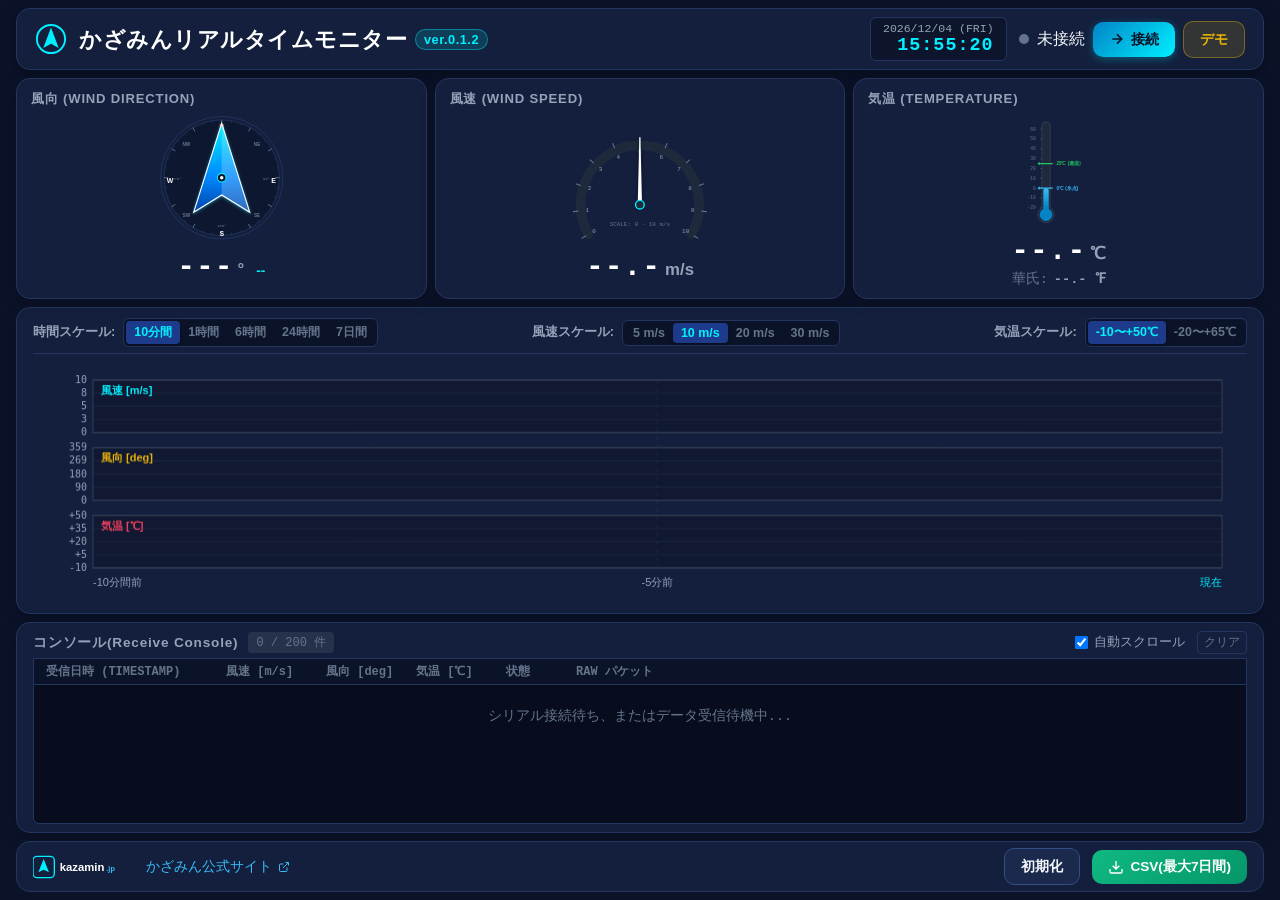
<file: ver.0.1.2/index.html>
<!DOCTYPE html>
<html lang="ja">
<head>
  <meta charset="UTF-8">
  <meta name="viewport" content="width=device-width, initial-scale=1.0, maximum-scale=1.0, user-scalable=no">
  <title>かざみんリアルタイムモニター ver.0.1.2</title>
  <meta name="description" content="超音波風向風速計 かざみん (KZM100A/KZM100LR) Web Serial API リアルタイム計測モニター">
  <meta name="theme-color" content="#131f3d">
  <!-- PWA Manifest -->
  <link rel="manifest" href="./manifest.json">
  <!-- ファビコン (SVG) -->
  <link rel="icon" href="data:image/svg+xml,<svg xmlns='http://www.w3.org/2000/svg' viewBox='0 0 100 100'><circle cx='50' cy='50' r='46' fill='%230b1329' stroke='%2300f0ff' stroke-width='6'/><polygon points='50,12 70,75 50,62 30,75' fill='%2300f0ff'/></svg>">
  <style>
/**
 * main.css
 * かざみんリアルタイムモニター (Web Serial Monitor) スタイルシート
 */

:root {
  --bg-primary: #0b1329;
  --bg-card: #131f3d;
  --bg-card-hover: #19294f;
  --bg-input: #1a294c;
  --border-color: #243660;
  --border-light: #334d85;

  --text-primary: #f1f5f9;
  --text-secondary: #94a3b8;
  --text-muted: #64748b;

  --accent-cyan: #00f0ff;
  --accent-blue: #38bdf8;
  --accent-green: #22c55e;
  --accent-yellow: #eab308;
  --accent-red: #ef4444;

  --font-family: -apple-system, BlinkMacSystemFont, "Segoe UI", Roboto, "Helvetica Neue", Arial, sans-serif;
  --font-mono: ui-monospace, SFMono-Regular, Menlo, Monaco, Consolas, "Liberation Mono", "Courier New", monospace;

  --radius-sm: 6px;
  --radius-md: 10px;
  --radius-lg: 14px;
}

* {
  box-sizing: border-box;
  margin: 0;
  padding: 0;
}

body {
  background-color: var(--bg-primary);
  color: var(--text-primary);
  font-family: var(--font-family);
  min-height: 100vh;
  display: flex;
  flex-direction: column;
  overflow-x: hidden;
  -webkit-font-smoothing: antialiased;
}

/* アプリケーション全体コンテナ */
.app-container {
  display: flex;
  flex-direction: column;
  min-height: 100vh;
  width: 100%;
  max-width: 100%;
  margin: 0;
  padding: 8px 16px;
  gap: 8px;
  box-sizing: border-box;
}

/* ヘッダーエリア */
.app-header {
  display: flex;
  align-items: center;
  justify-content: space-between;
  flex-wrap: wrap;
  gap: 10px;
  background-color: var(--bg-card);
  border: 1px solid var(--border-color);
  border-radius: var(--radius-lg);
  padding: 8px 18px;
  box-shadow: 0 4px 16px rgba(0, 0, 0, 0.3);
  flex-shrink: 0;
}

.header-brand {
  display: flex;
  align-items: center;
  gap: 12px;
}

.header-title {
  font-size: 1.4rem;
  font-weight: 700;
  letter-spacing: 0.5px;
  color: #ffffff;
  display: flex;
  align-items: center;
  gap: 8px;
}

.header-version {
  font-size: 0.8rem;
  padding: 2px 8px;
  background-color: rgba(0, 240, 255, 0.15);
  color: var(--accent-cyan);
  border: 1px solid rgba(0, 240, 255, 0.4);
  border-radius: 9999px;
  font-weight: 600;
}

.header-controls {
  display: flex;
  align-items: center;
  gap: 12px;
  flex-wrap: wrap;
}

/* デジタル時計 */
.digital-clock-widget {
  display: flex;
  flex-direction: column;
  align-items: flex-end;
  background-color: rgba(11, 19, 41, 0.8);
  padding: 4px 12px;
  border-radius: var(--radius-sm);
  border: 1px solid var(--border-color);
}

.clock-date {
  font-size: 0.72rem;
  color: var(--text-secondary);
  font-family: var(--font-mono);
}

.clock-time {
  font-size: 1.15rem;
  font-weight: 700;
  color: var(--accent-cyan);
  font-family: var(--font-mono);
  letter-spacing: 1px;
}

/* 接続ボタン & デモモード */
.serial-controls {
  display: flex;
  align-items: center;
  gap: 8px;
}

.btn {
  padding: 8px 16px;
  font-size: 0.9rem;
  font-weight: 600;
  border-radius: var(--radius-md);
  border: none;
  cursor: pointer;
  transition: all 0.2s ease;
  display: inline-flex;
  align-items: center;
  justify-content: center;
  gap: 6px;
}

.btn-primary {
  background: linear-gradient(135deg, #0284c7, #00f0ff);
  color: #0b1329;
  box-shadow: 0 2px 8px rgba(0, 240, 255, 0.3);
}

.btn-primary:hover {
  filter: brightness(1.1);
  transform: translateY(-1px);
}

.btn-danger {
  background: linear-gradient(135deg, #dc2626, #ef4444);
  color: #ffffff;
  box-shadow: 0 2px 8px rgba(239, 68, 68, 0.3);
}

.btn-danger:hover {
  filter: brightness(1.1);
  transform: translateY(-1px);
}

.btn-secondary {
  background-color: var(--bg-input);
  color: var(--text-primary);
  border: 1px solid var(--border-light);
}

.btn-secondary:hover {
  background-color: var(--bg-card-hover);
  border-color: var(--accent-cyan);
}

.btn-demo {
  background-color: rgba(234, 179, 8, 0.15);
  color: var(--accent-yellow);
  border: 1px solid rgba(234, 179, 8, 0.4);
}

.btn-demo.active {
  background: linear-gradient(135deg, #ca8a04, #eab308);
  color: #0b1329;
  font-weight: 700;
}

.connection-status-dot {
  width: 10px;
  height: 10px;
  border-radius: 50%;
  background-color: var(--text-muted);
  display: inline-block;
  margin-right: 4px;
}

.connection-status-dot.connected {
  background-color: var(--accent-green);
  box-shadow: 0 0 8px var(--accent-green);
}

.connection-status-dot.demo {
  background-color: var(--accent-yellow);
  box-shadow: 0 0 8px var(--accent-yellow);
}

/* メインコンテンツレイアウト */
.app-main {
  display: flex;
  flex-direction: column;
  gap: 8px;
  flex: 1;
  min-height: 0;
}

/* 上段: 3連メーターパネル */
.gauges-section {
  display: grid;
  grid-template-columns: repeat(3, 1fr);
  gap: 8px;
  align-items: stretch;
  flex: 1.05;
  min-height: 0;
}

#gauge-dir-container,
#gauge-speed-container,
#gauge-temp-container {
  height: 100%;
  display: flex;
  flex-direction: column;
  min-height: 0;
}

.gauge-card {
  background-color: var(--bg-card);
  border: 1px solid var(--border-color);
  border-radius: var(--radius-lg);
  padding: 10px 14px;
  display: flex;
  flex-direction: column;
  justify-content: space-between;
  box-shadow: 0 4px 16px rgba(0, 0, 0, 0.2);
  height: 100%;
  flex: 1;
  min-height: 0;
  position: relative;
  overflow: hidden;
}

.gauge-header {
  display: flex;
  justify-content: space-between;
  align-items: center;
  margin-bottom: 4px;
  min-height: 20px;
  flex-shrink: 0;
}

.gauge-title {
  font-size: 0.82rem;
  font-weight: 700;
  color: var(--text-secondary);
  letter-spacing: 0.8px;
}

.gauge-badge {
  font-size: 0.72rem;
  font-weight: 700;
  padding: 2px 6px;
  border-radius: 4px;
  background-color: var(--accent-red);
  color: #ffffff;
  animation: pulse-badge 1s infinite alternate;
}

@keyframes pulse-badge {
  from { opacity: 0.7; }
  to { opacity: 1; transform: scale(1.05); }
}

.gauge-body {
  flex: 1;
  display: flex;
  align-items: center;
  justify-content: center;
  position: relative;
  min-height: 0;
  max-height: 185px;
}

.gauge-footer {
  margin-top: 4px;
  text-align: center;
  min-height: 42px;
  display: flex;
  flex-direction: column;
  justify-content: center;
  align-items: center;
  flex-shrink: 0;
}

.gauge-value-display {
  display: flex;
  align-items: baseline;
  justify-content: center;
  gap: 4px;
}

.value-number {
  font-size: 1.85rem;
  font-weight: 800;
  font-family: var(--font-mono);
  color: #ffffff;
  letter-spacing: 1px;
}

.value-number.error-text {
  color: var(--accent-red);
  animation: pulse-badge 0.8s infinite alternate;
}

.value-unit {
  font-size: 1.05rem;
  font-weight: 600;
  color: var(--text-secondary);
}

.value-sub {
  font-size: 0.85rem;
  color: var(--accent-cyan);
  margin-left: 8px;
  font-weight: 600;
}

/* コンパス SVG */
.compass-svg {
  height: 100%;
  max-height: 175px;
  width: auto;
  max-width: 100%;
}

.compass-outer-ring {
  fill: none;
  stroke: var(--border-color);
  stroke-width: 2;
}

.compass-inner-ring {
  fill: rgba(11, 19, 41, 0.6);
  stroke: var(--border-light);
  stroke-width: 1;
}

.compass-label {
  fill: var(--text-secondary);
  text-anchor: middle;
  dominant-baseline: central;
  font-weight: 700;
}

.compass-label.major-label {
  font-size: 16px;
  fill: #ffffff;
}

.compass-label.label-n {
  fill: var(--accent-red);
}

.compass-label.minor-label {
  font-size: 11px;
  fill: var(--text-muted);
}

.compass-deg-label {
  font-size: 9px;
  fill: var(--text-muted);
  text-anchor: middle;
  font-family: var(--font-mono);
}

/* スピードメーター SVG */
.speed-svg {
  height: 100%;
  max-height: 175px;
  width: auto;
  max-width: 100%;
}

.speed-arc-track {
  fill: none;
  stroke: #1e293b;
  stroke-width: 18;
  stroke-linecap: round;
}

.speed-arc-fill {
  fill: none;
  stroke-width: 18;
  stroke-linecap: round;
  transition: stroke-dashoffset 0.4s ease;
}

.speed-arc-mask {
  fill: none;
  stroke: #ffffff;
  stroke-width: 18;
  stroke-linecap: round;
  transition: stroke-dashoffset 0.4s cubic-bezier(0.2, 0.8, 0.2, 1);
}

.speed-arc-seg {
  fill: none;
  stroke-width: 18;
  stroke-linecap: butt;
}

.speed-arc-error {
  fill: none;
  stroke-width: 18;
  stroke-linecap: round;
}

.speed-tick-text {
  font-size: 11px;
  fill: var(--text-secondary);
  font-family: var(--font-mono);
}

.speed-scale-indicator {
  font-size: 11px;
  fill: var(--text-muted);
  text-anchor: middle;
  font-family: var(--font-mono);
}

/* 温度計 レイアウト */
.temp-body-layout {
  display: flex;
  align-items: center;
  justify-content: center;
}

.thermometer-container {
  width: 130px;
  height: 100%;
  max-height: 175px;
  display: flex;
  align-items: center;
  justify-content: center;
}

.thermometer-svg {
  height: 100%;
  max-height: 175px;
  width: auto;
}

.temp-axis-text {
  font-size: 10px;
  fill: var(--text-muted);
  font-family: var(--font-mono);
}

.temp-highlight-text {
  font-size: 10px;
  font-weight: 700;
}

.text-freeze {
  fill: var(--accent-blue);
}

.text-room {
  fill: var(--accent-green);
}

.temp-footer-layout {
  display: flex;
  flex-direction: column;
  gap: 2px;
}

.temp-fahrenheit-display {
  display: flex;
  align-items: center;
  justify-content: center;
  gap: 6px;
  font-size: 0.85rem;
  color: var(--text-muted);
  font-family: var(--font-mono);
}

.temp-f-value {
  color: var(--text-secondary);
  font-weight: 600;
}

/* 中段: 時間軸グラフパネル */
.chart-section {
  background-color: var(--bg-card);
  border: 1px solid var(--border-color);
  border-radius: var(--radius-lg);
  padding: 10px 16px;
  box-shadow: 0 4px 16px rgba(0, 0, 0, 0.2);
  display: flex;
  flex-direction: column;
  flex: 1.35;
  min-height: 0;
}

.chart-panel {
  display: flex;
  flex-direction: column;
  flex: 1;
  min-height: 0;
}

.chart-controls-bar {
  display: flex;
  align-items: center;
  justify-content: space-between;
  flex-wrap: wrap;
  gap: 8px;
  margin-bottom: 6px;
  padding-bottom: 6px;
  border-bottom: 1px solid var(--border-color);
  flex-shrink: 0;
}

.control-group {
  display: flex;
  align-items: center;
  gap: 8px;
  flex-wrap: wrap;
}

.control-label {
  font-size: 0.8rem;
  color: var(--text-secondary);
  font-weight: 600;
}

.btn-group {
  display: inline-flex;
  background-color: var(--bg-primary);
  border-radius: var(--radius-sm);
  padding: 2px;
  border: 1px solid var(--border-color);
}

.btn-scale {
  background: none;
  border: none;
  color: var(--text-muted);
  padding: 3px 8px;
  font-size: 0.78rem;
  font-weight: 600;
  border-radius: 4px;
  cursor: pointer;
  transition: all 0.2s ease;
}

.btn-scale:hover {
  color: var(--text-primary);
}

.btn-scale.active {
  background-color: #1e3a8a;
  color: var(--accent-cyan);
  box-shadow: 0 1px 4px rgba(0, 0, 0, 0.3);
}

.chart-canvas-wrapper {
  width: 100%;
  position: relative;
  flex: 1;
  min-height: 160px;
  height: auto;
}

#time-series-canvas {
  position: absolute;
  top: 0;
  left: 0;
  width: 100%;
  height: 100%;
  display: block;
}

/* 下段: 受信コンソール & CSV出力 */
.bottom-section {
  display: flex;
  flex-direction: column;
  flex: 1;
  min-height: 0;
}

#console-container {
  display: flex;
  flex-direction: column;
  flex: 1;
  height: 100%;
  min-height: 0;
}

.console-card {
  background-color: var(--bg-card);
  border: 1px solid var(--border-color);
  border-radius: var(--radius-lg);
  padding: 8px 16px;
  box-shadow: 0 4px 16px rgba(0, 0, 0, 0.2);
  display: flex;
  flex-direction: column;
  flex: 1;
  min-height: 0;
}

.console-header {
  display: flex;
  justify-content: space-between;
  align-items: center;
  margin-bottom: 4px;
  flex-wrap: wrap;
  gap: 8px;
  flex-shrink: 0;
}

.console-title-area {
  display: flex;
  align-items: center;
  gap: 10px;
}

.console-title {
  font-size: 0.85rem;
  font-weight: 700;
  color: var(--text-secondary);
  letter-spacing: 0.8px;
}

.console-count-badge {
  font-size: 0.75rem;
  background-color: rgba(255, 255, 255, 0.08);
  padding: 2px 8px;
  border-radius: 4px;
  color: var(--text-muted);
  font-family: var(--font-mono);
}

.console-actions {
  display: flex;
  align-items: center;
  gap: 12px;
}

.auto-scroll-label {
  font-size: 0.8rem;
  color: var(--text-secondary);
  display: flex;
  align-items: center;
  gap: 6px;
  cursor: pointer;
}

.btn-clear-console {
  background: none;
  border: 1px solid var(--border-color);
  color: var(--text-muted);
  padding: 2px 6px;
  font-size: 0.75rem;
  border-radius: 4px;
  cursor: pointer;
}

.btn-clear-console:hover {
  color: var(--text-primary);
  border-color: var(--border-light);
}

.console-table-header {
  display: grid;
  grid-template-columns: 180px 100px 90px 90px 70px 1fr;
  padding: 4px 12px;
  background-color: var(--bg-primary);
  border: 1px solid var(--border-color);
  border-bottom: none;
  font-size: 0.75rem;
  font-weight: 700;
  color: var(--text-muted);
  font-family: var(--font-mono);
  flex-shrink: 0;
}

.console-body {
  flex: 1;
  min-height: 65px;
  height: auto;
  overflow-y: auto;
  background-color: #070d1d;
  border: 1px solid var(--border-color);
  border-radius: 0 0 var(--radius-sm) var(--radius-sm);
  padding: 2px 0;
  font-family: var(--font-mono);
  font-size: 0.82rem;
}

.console-placeholder {
  color: var(--text-muted);
  padding: 20px;
  text-align: center;
  font-size: 0.85rem;
}

.console-row {
  display: grid;
  grid-template-columns: 180px 100px 90px 90px 70px 1fr;
  padding: 3px 12px;
  border-bottom: 1px solid rgba(255, 255, 255, 0.03);
  align-items: center;
  transition: background-color 0.1s ease;
}

.console-row:hover {
  background-color: rgba(255, 255, 255, 0.04);
}

.console-row.row-error {
  background-color: rgba(239, 68, 68, 0.15);
  color: #fca5a5;
}

.col-speed.val-error {
  color: var(--accent-red);
  font-weight: 700;
}

.badge-ok {
  color: var(--accent-green);
  font-weight: 700;
}

.badge-err {
  color: var(--accent-red);
  font-weight: 700;
}

.col-raw {
  color: var(--text-muted);
  overflow: hidden;
  text-overflow: ellipsis;
  white-space: nowrap;
}

/* フッターエリア */
.app-footer {
  display: flex;
  align-items: center;
  justify-content: space-between;
  flex-wrap: wrap;
  gap: 8px;
  padding: 6px 16px;
  background-color: var(--bg-card);
  border: 1px solid var(--border-color);
  border-radius: var(--radius-lg);
  margin-top: 0;
  flex-shrink: 0;
}

.footer-left {
  display: flex;
  align-items: center;
  gap: 16px;
}

.footer-link {
  color: var(--accent-blue);
  text-decoration: none;
  font-size: 0.85rem;
  display: flex;
  align-items: center;
  gap: 6px;
  transition: color 0.2s;
}

.footer-link:hover {
  color: var(--accent-cyan);
  text-decoration: underline;
}

.footer-logo {
  height: 24px;
  display: inline-block;
  vertical-align: middle;
}

.footer-right {
  display: flex;
  align-items: center;
  gap: 12px;
}

.btn-csv {
  background: linear-gradient(135deg, #10b981, #059669);
  color: #ffffff;
  padding: 8px 16px;
  font-size: 0.85rem;
}

.btn-csv:hover {
  filter: brightness(1.1);
}

/* 16:9 大画面およびデスクトップ表示（全画面表示最適化） */
@media (min-width: 901px) and (min-height: 651px) {
  body {
    height: 100vh;
    overflow: hidden;
  }
  .app-container {
    height: 100vh;
    max-height: 100vh;
    overflow: hidden;
  }
}

/* タブレット・中画面対応 */
@media (max-width: 900px) {
  body {
    overflow-y: auto;
  }
  .app-container {
    height: auto;
    min-height: 100vh;
    padding: 10px 12px;
    gap: 12px;
  }
  .gauges-section {
    grid-template-columns: 1fr;
    flex: none;
  }
  .gauge-card {
    min-height: 280px;
  }
  .gauge-body {
    min-height: 180px;
    max-height: 220px;
  }
  .compass-svg, .speed-svg, .thermometer-container, .thermometer-svg {
    max-height: 200px;
  }
  .chart-section {
    flex: none;
    height: auto;
  }
  .chart-canvas-wrapper {
    height: 360px;
    min-height: 360px;
  }
  #time-series-canvas {
    position: relative;
    height: 360px;
  }
  .bottom-section {
    flex: none;
    height: auto;
  }
  .console-body {
    height: 180px;
    flex: none;
  }
}

/* スマホ対応 */
@media (max-width: 680px) {
  .app-header {
    flex-direction: column;
    align-items: flex-start;
  }
  .header-controls {
    width: 100%;
    justify-content: space-between;
  }
  .chart-canvas-wrapper {
    height: 320px;
    min-height: 320px;
  }
  #time-series-canvas {
    height: 320px;
  }
  .console-table-header, .console-row {
    grid-template-columns: 120px 70px 60px 60px 50px 1fr;
    font-size: 0.72rem;
  }
  .app-footer {
    flex-direction: column;
    align-items: flex-start;
  }
}

/* 画面高さが非常に小さい場合のスクロール許可 */
@media (max-height: 650px) and (min-width: 901px) {
  body {
    overflow-y: auto;
  }
  .app-container {
    height: auto;
    min-height: 100vh;
  }
  .gauge-card {
    min-height: 220px;
  }
  .chart-canvas-wrapper {
    min-height: 220px;
    height: 220px;
  }
  #time-series-canvas {
    position: relative;
    height: 220px;
  }
  .console-body {
    min-height: 120px;
    height: 120px;
  }
}
  </style>
  <script>
    window.onerror = function(msg, url, lineNo, columnNo, error) {
      console.error('[Kazamin Monitor] Unhandled Error:', msg, 'at', url + ':' + lineNo, error);
      return false;
    };
    window.addEventListener('unhandledrejection', function(event) {
      console.error('[Kazamin Monitor] Unhandled Promise Rejection:', event.reason);
    });
  </script>
</head>
<body>
  <div class="app-container">
    <!-- ヘッダー -->
    <header class="app-header">
      <div class="header-brand">
        <!-- かざみん ミニアイコン -->
        <svg width="32" height="32" viewBox="0 0 100 100" fill="none">
          <circle cx="50" cy="50" r="44" stroke="#00f0ff" stroke-width="6" fill="#131f3d"/>
          <polygon points="50,14 74,78 50,65 26,78" fill="#00f0ff"/>
        </svg>
        <h1 class="header-title">
          かざみんリアルタイムモニター
          <span class="header-version">ver.0.1.2</span>
        </h1>
      </div>

      <div class="header-controls">
        <!-- 24H デジタル時計 -->
        <div id="clock-container"></div>

        <!-- シリアル接続・デモコントロール -->
        <div class="serial-controls">
          <div class="status-indicator">
            <span id="status-dot" class="connection-status-dot"></span>
            <span id="status-text" class="status-label">未接続</span>
          </div>
          <button type="button" id="btn-connect" class="btn btn-primary">
            <svg width="16" height="16" viewBox="0 0 24 24" fill="none" stroke="currentColor" stroke-width="2.5">
              <path d="M5 12h14M12 5l7 7-7 7"/>
            </svg>
            接続
          </button>
          <button type="button" id="btn-demo" class="btn btn-demo">デモ</button>
        </div>
      </div>
    </header>

    <!-- メインコンテンツ -->
    <main class="app-main">
      <!-- 上段: 3連メーターパネル（風向・風速・気温） -->
      <section class="gauges-section">
        <!-- 風向メーター -->
        <div id="gauge-dir-container"></div>
        <!-- 風速メーター -->
        <div id="gauge-speed-container"></div>
        <!-- 気温計 -->
        <div id="gauge-temp-container"></div>
      </section>

      <!-- 中段: 時間軸グラフパネル -->
      <section class="chart-section" id="chart-container"></section>

      <!-- 下段: 受信コンソールパネル -->
      <section class="bottom-section">
        <div id="console-container"></div>
      </section>
    </main>

    <!-- フッター -->
    <footer class="app-footer">
      <div class="footer-left">
        <!-- かざみん公式ロゴ & リンク -->
        <a href="https://kazamin.jp/" target="_blank" rel="noopener noreferrer" class="footer-link" title="超音波風向風速計 かざみん 公式ホームページ">
          <svg class="footer-logo" viewBox="0 0 160 36" fill="none" xmlns="http://www.w3.org/2000/svg">
            <rect width="32" height="32" y="2" rx="6" fill="#131f3d" stroke="#00f0ff" stroke-width="2"/>
            <!-- 風車・風向針シンボル -->
            <polygon points="16,6 24,26 16,22 8,26" fill="#00f0ff"/>
            <text x="40" y="24" fill="#ffffff" font-size="17" font-weight="bold" font-family="sans-serif">kazamin</text>
            <text x="110" y="24" fill="#38bdf8" font-size="11" font-weight="600" font-family="sans-serif">.jp</text>
          </svg>
          <span>かざみん公式サイト</span>
          <svg width="12" height="12" viewBox="0 0 24 24" fill="none" stroke="currentColor" stroke-width="2">
            <path d="M18 13v6a2 2 0 0 1-2 2H5a2 2 0 0 1-2-2V8a2 2 0 0 1 2-2h6M15 3h6v6M10 14L21 3"/>
          </svg>
        </a>
      </div>

      <div class="footer-right">
        <button type="button" id="btn-clear-db" class="btn btn-secondary" title="IndexedDBに保存された全計測履歴を消去">
          初期化
        </button>
        <button type="button" id="btn-export-csv" class="btn btn-csv">
          <svg width="16" height="16" viewBox="0 0 24 24" fill="none" stroke="currentColor" stroke-width="2">
            <path d="M21 15v4a2 2 0 0 1-2 2H5a2 2 0 0 1-2-2v-4M7 10l5 5 5-5M12 15V3"/>
          </svg>
          CSV(最大7日間)
        </button>
      </div>
    </footer>
  </div>

  <script>

// PWA Service Worker 登録 (HTTP/HTTPS 環境のみ)
if ('serviceWorker' in navigator && (location.protocol === 'https:' || location.hostname === 'localhost' || location.hostname === '127.0.0.1')) {
  window.addEventListener('load', () => {
    navigator.serviceWorker.register('./sw.js')
      .then((reg) => console.log('[PWA] Service Worker registered with scope:', reg.scope))
      .catch((err) => console.warn('[PWA] Service Worker registration failed:', err));
  });
}

(() => {
// --- Begin src\serial\packet-parser.js ---
/**
 * packet-parser.js
 * かざみん(KZM100A/KZM100LR)のシリアル通信パケット解析モジュール
 *
 * 受信仕様:
 * - ボーレート: 9600bps
 * - フォーマット: 00.0[m/s],000,+00.0[CR/LF]
 *   - 風速: 00.0 ～ 99.9 [m/s] (99.9は計測エラー)
 *   - 風向: 000 ～ 359 [度]
 *   - 気温: -20.0 ～ +65.0 [℃]
 */

// パケットの正規表現: 固定桁数を基本としつつ、前後の空白や桁数のわずかな差異にも柔軟に対応
// 例: "12.3[m/s],045,+23.5\r\n" や "00.0[m/s],000,-05.2"
const PACKET_REGEX = /^\s*(\d{1,2}\.\d)\[m\/s\],\s*(\d{1,3}),\s*([+-]?\d{1,2}\.\d)\s*$/;

/**
 * 1行のテキストをパースして構造化データを返す
 * @param {string} line - 受信した1行文字列
 * @param {Date} [timestamp=new Date()] - 受信日時
 * @returns {object|null} パース結果。不正パケットの場合はnull
 */
function parsePacket(line, timestamp = new Date()) {
  if (typeof line !== 'string') return null;

  const trimmed = line.trim();
  if (!trimmed) return null;

  const match = trimmed.match(PACKET_REGEX);
  if (!match) {
    return {
      isValid: false,
      raw: trimmed,
      timestamp,
      errorReason: 'FORMAT_MISMATCH'
    };
  }

  const speedStr = match[1];
  const dirStr = match[2];
  const tempStr = match[3];

  const speed = parseFloat(speedStr);
  const direction = parseInt(dirStr, 10);
  const temperature = parseFloat(tempStr);

  // 風速 99.9 [m/s] は計測エラー
  const isError = Math.abs(speed - 99.9) < 0.05;

  // 範囲チェック
  // 風速: 0.0 〜 99.9
  // 風向: 0 〜 359
  // 気温: -20.0 〜 +65.0
  const isDirValid = direction >= 0 && direction <= 359;
  const isTempValid = temperature >= -20.0 && temperature <= 65.0;
  const isSpeedValid = speed >= 0.0 && speed <= 99.9;

  if (!isDirValid || !isTempValid || !isSpeedValid) {
    return {
      isValid: false,
      raw: trimmed,
      timestamp,
      errorReason: 'OUT_OF_RANGE'
    };
  }

  return {
    isValid: true,
    raw: trimmed,
    timestamp,
    speed,
    speedStr,
    direction,
    dirStr,
    temperature,
    tempStr,
    isError
  };
}
// --- End src\serial\packet-parser.js ---

// --- Begin src\data\ring-buffer.js ---
/**
 * ring-buffer.js
 * メモリ割り当てを抑え長期連続稼働に適した固定長リングバッファ
 */

class RingBuffer {
  /**
   * @param {number} capacity - バッファの最大容量
   */
  constructor(capacity = 600) {
    this.capacity = capacity;
    this.buffer = new Array(capacity);
    this.head = 0; // 次に書き込むインデックス
    this.size = 0; // 現在格納されている要素数
  }

  /**
   * 要素を末尾に追加
   * @param {*} item
   */
  push(item) {
    this.buffer[this.head] = item;
    this.head = (this.head + 1) % this.capacity;
    if (this.size < this.capacity) {
      this.size++;
    }
  }

  /**
   * 現在の要素数を返す
   * @returns {number}
   */
  get length() {
    return this.size;
  }

  /**
   * 最も古い要素から最新の要素までの配列を生成して返す
   * （最新の要素が末尾）
   * @returns {Array}
   */
  toArray() {
    const result = new Array(this.size);
    if (this.size < this.capacity) {
      for (let i = 0; i < this.size; i++) {
        result[i] = this.buffer[i];
      }
    } else {
      // head は最も古い要素を指している
      for (let i = 0; i < this.size; i++) {
        const index = (this.head + i) % this.capacity;
        result[i] = this.buffer[index];
      }
    }
    return result;
  }

  /**
   * 最新の要素を取得
   * @returns {*}
   */
  latest() {
    if (this.size === 0) return null;
    const index = (this.head - 1 + this.capacity) % this.capacity;
    return this.buffer[index];
  }

  /**
   * バッファをクリア
   */
  clear() {
    this.head = 0;
    this.size = 0;
    this.buffer.fill(undefined);
  }
}
// --- End src\data\ring-buffer.js ---

// --- Begin src\data\aggregator.js ---
/**
 * aggregator.js
 * 時間軸グラフ用のデータ集約・ダウンサンプリングエンジン
 *
 * グラフ仕様:
 * - プロット点数は 600点 固定
 * - スケール:
 *   - 10m: 10分 (600秒) -> 1秒間隔 (Δt = 1)
 *   - 1h:  1時間 (3600秒) -> 6秒間隔 (Δt = 6)
 *   - 6h:  6時間 (21600秒) -> 36秒間隔 (Δt = 36)
 *   - 24h: 24時間 (86400秒) -> 144秒間隔 (Δt = 144)
 *   - 7d:  7日間 (604800秒) -> 1008秒間隔 (Δt = 1008)
 * - 600点に満たない左側の未到達部分は null
 * - 右端（インデックス599）は常に1秒ごとの最新データ
 * - Δt秒ごとにスクロールし、直近Δt秒間の平均値がインデックス598へ確定される
 * - 平均化ルール:
 *   - 風速・気温: 算術平均（計測エラー時は風速・風向を除外）
 *   - 風向: ベクトル平均（atan2(sum(sin), sum(cos))）
 */

const TIME_SCALES = {
  '10m': { label: '10分間', durationSec: 600, intervalSec: 1 },
  '1h':  { label: '1時間',  durationSec: 3600, intervalSec: 6 },
  '6h':  { label: '6時間',  durationSec: 21600, intervalSec: 36 },
  '24h': { label: '24時間', durationSec: 86400, intervalSec: 144 },
  '7d':  { label: '7日間',  durationSec: 604800, intervalSec: 1008 }
};

const PLOT_COUNT = 600;

/**
 * 角度配列のベクトル平均を計算する
 * @param {number[]} angles - 有効な角度(0-359)の配列
 * @returns {number|null} 0〜359の平均角度。データが空の場合はnull
 */
function calculateVectorMeanDirection(angles) {
  if (!angles || angles.length === 0) return null;

  let sumSin = 0;
  let sumCos = 0;

  for (const deg of angles) {
    const rad = (deg * Math.PI) / 180;
    sumSin += Math.sin(rad);
    sumCos += Math.cos(rad);
  }

  // ベクトルの長さがほぼ0の場合は直前の値またはnull
  if (Math.abs(sumSin) < 1e-7 && Math.abs(sumCos) < 1e-7) {
    return angles[0];
  }

  let meanRad = Math.atan2(sumSin, sumCos);
  let meanDeg = (meanRad * 180) / Math.PI;
  if (meanDeg < 0) meanDeg += 360;

  return Math.round(meanDeg) % 360;
}

/**
 * パケットの配列から平均プロット点({ speed, direction, temperature, isError, timestamp })を計算
 * @param {Array} packets
 * @returns {object|null}
 */
function calculateAveragePoint(packets) {
  if (!packets || packets.length === 0) return null;

  const validSpeeds = [];
  const validDirs = [];
  const temps = [];

  let lastTimestamp = packets[packets.length - 1].timestamp;

  for (const p of packets) {
    if (!p.isValid) continue;

    temps.push(p.temperature);

    if (!p.isError) {
      validSpeeds.push(p.speed);
      validDirs.push(p.direction);
    }
  }

  if (temps.length === 0) return null;

  // 気温の算術平均
  const avgTemp = temps.reduce((a, b) => a + b, 0) / temps.length;

  // 風速の算術平均（全件エラーの場合は null または 99.9）
  let avgSpeed = null;
  let avgDir = null;
  let isError = false;

  if (validSpeeds.length > 0) {
    avgSpeed = validSpeeds.reduce((a, b) => a + b, 0) / validSpeeds.length;
    avgDir = calculateVectorMeanDirection(validDirs);
  } else {
    isError = true;
    avgSpeed = 99.9;
    avgDir = null;
  }

  return {
    timestamp: lastTimestamp,
    speed: avgSpeed !== null ? parseFloat(avgSpeed.toFixed(1)) : null,
    direction: avgDir,
    temperature: parseFloat(avgTemp.toFixed(1)),
    isError
  };
}

class ChartAggregator {
  constructor(timeScaleKey = '10m') {
    this.timeScaleKey = timeScaleKey;
    this.config = TIME_SCALES[timeScaleKey] || TIME_SCALES['10m'];

    // 確定済みプロット配列 (スロット数 599点固定、インデックス 0〜598)
    // 左端(0)が最も古いスロット、右側(598)が最新確定スロット
    this.committedPoints = new Array(PLOT_COUNT - 1).fill(null);

    // 現在のインターバル期間内に受信した一時パケット群
    this.currentIntervalPackets = [];

    // 最新の未平均化リアルタイム生パケット（右端用、インデックス599）
    this.latestPacket = null;

    // リアルタイム集約用の直前バケットID
    this.lastBucketId = null;
  }

  /**
   * 時間スケールを変更
   * @param {string} newScaleKey ('10m', '1h', '6h', '24h', '7d')
   * @param {Array} historyPackets - スケール再構築用の過去全パケット配列（あれば）
   */
  setScale(newScaleKey, historyPackets = []) {
    if (!TIME_SCALES[newScaleKey]) return;
    this.timeScaleKey = newScaleKey;
    this.config = TIME_SCALES[newScaleKey];

    // 過去履歴パケットから再構築
    this.rebuildFromHistory(historyPackets);
  }

  /**
   * 1秒ごとに新しいパケットを追加
   * @param {object} packet - parsePacket の結果
   */
  addPacket(packet) {
    if (!packet || !packet.isValid) return;

    const intervalSec = this.config.intervalSec;
    const intervalMs = intervalSec * 1000;
    const pTime = packet.timestamp instanceof Date ? packet.timestamp.getTime() : new Date(packet.timestamp).getTime();
    const bucketId = Math.floor(pTime / intervalMs);

    this.latestPacket = packet;

    if (this.lastBucketId === null) {
      this.lastBucketId = bucketId;
      this.currentIntervalPackets = [packet];
      return;
    }

    if (bucketId === this.lastBucketId) {
      // 同一インターバル内: パケットを追加
      this.currentIntervalPackets.push(packet);
    } else if (bucketId > this.lastBucketId) {
      // インターバルが進んだ: 前のインターバルの平均値を確定点としてスロットへ追加
      const avgPoint = calculateAveragePoint(this.currentIntervalPackets);
      this.committedPoints.shift();
      this.committedPoints.push(avgPoint);

      // 通信途絶等で複数バケット進んだ場合は未計測スロットを null で埋める
      const missedBuckets = bucketId - this.lastBucketId - 1;
      const skipCount = Math.min(missedBuckets, PLOT_COUNT - 1);
      for (let i = 0; i < skipCount; i++) {
        this.committedPoints.shift();
        this.committedPoints.push(null);
      }

      this.lastBucketId = bucketId;
      this.currentIntervalPackets = [packet];
    }
  }

  /**
   * グラフ描画用の 600点 固定配列を取得する
   * - インデックス 0〜598: 過去の確定平均データ（足りない左側や未計測期間は null）
   * - インデックス 599: 最新の1秒生パケット
   * @returns {Array<object|null>} 長さ600の配列
   */
  getPlotData() {
    const result = new Array(PLOT_COUNT).fill(null);

    // 最新パケット（右端 インデックス 599）
    if (this.latestPacket) {
      result[PLOT_COUNT - 1] = {
        timestamp: this.latestPacket.timestamp,
        speed: this.latestPacket.speed,
        direction: this.latestPacket.direction,
        temperature: this.latestPacket.temperature,
        isError: this.latestPacket.isError
      };
    }

    // 確定済みポイント (インデックス 0〜598)
    for (let i = 0; i < PLOT_COUNT - 1; i++) {
      result[i] = this.committedPoints[i];
    }

    return result;
  }

  /**
   * 過去ログから確定ポイントを再集計・再構築する（スケール変更時など）
   * タイムバケット（絶対時刻の時間窓）に基づき、空白期間は正しく null スロットとして配置する
   * @param {Array} packets - 時系列順の生パケット配列
   */
  rebuildFromHistory(packets) {
    this.committedPoints = new Array(PLOT_COUNT - 1).fill(null);
    this.currentIntervalPackets = [];
    this.latestPacket = null;
    this.lastBucketId = null;

    if (!packets || packets.length === 0) return;

    const validPackets = packets.filter((p) => p && p.isValid);
    if (validPackets.length === 0) return;

    validPackets.sort((a, b) => {
      const ta = a.timestamp instanceof Date ? a.timestamp.getTime() : new Date(a.timestamp).getTime();
      const tb = b.timestamp instanceof Date ? b.timestamp.getTime() : new Date(b.timestamp).getTime();
      return ta - tb;
    });

    const latest = validPackets[validPackets.length - 1];
    this.latestPacket = latest;

    const intervalSec = this.config.intervalSec;
    const intervalMs = intervalSec * 1000;
    const latestMs = latest.timestamp instanceof Date ? latest.timestamp.getTime() : new Date(latest.timestamp).getTime();
    const latestBucket = Math.floor(latestMs / intervalMs);
    this.lastBucketId = latestBucket;

    // バケットIDごとにパケットをグループ化
    const bucketMap = new Map();
    for (const p of validPackets) {
      const pTime = p.timestamp instanceof Date ? p.timestamp.getTime() : new Date(p.timestamp).getTime();
      const bId = Math.floor(pTime / intervalMs);
      if (!bucketMap.has(bId)) {
        bucketMap.set(bId, []);
      }
      bucketMap.get(bId).push(p);
    }

    // 最新バケットは現在進行中のインターバル
    this.currentIntervalPackets = bucketMap.get(latestBucket) || [];

    // latestBucket より過去のバケットを各時間スロットにマッピング
    // diff = 1 (1つ前のバケット) => スロット 598
    // diff = 2 (2つ前のバケット) => スロット 597
    // ...
    // diff = k => スロット PLOT_COUNT - 1 - diff
    for (const [bId, bPackets] of bucketMap.entries()) {
      const diff = latestBucket - bId;
      if (diff > 0 && diff < PLOT_COUNT) {
        const slotIdx = PLOT_COUNT - 1 - diff;
        this.committedPoints[slotIdx] = calculateAveragePoint(bPackets);
      }
    }
  }
}
// --- End src\data\aggregator.js ---

// --- Begin src\storage\db.js ---
/**
 * db.js
 * IndexedDB を利用した測定データのローカル永続化（最大7日間保持 & 自動パージ）
 */

const DB_NAME = 'KazaminMonitorDB';
const DB_VERSION = 1;
const STORE_NAME = 'measurements';

class StorageManager {
  constructor() {
    this.db = null;
    this.initPromise = null;
  }

  /**
   * IndexedDBの初期化・オープン
   * @returns {Promise<IDBDatabase>}
   */
  async init() {
    if (this.db) return this.db;
    if (this.initPromise) return this.initPromise;

    this.initPromise = new Promise((resolve, reject) => {
      const request = indexedDB.open(DB_NAME, DB_VERSION);

      request.onupgradeneeded = (event) => {
        const db = event.target.result;
        if (!db.objectStoreNames.contains(STORE_NAME)) {
          const store = db.createObjectStore(STORE_NAME, {
            keyPath: 'id',
            autoIncrement: true
          });
          store.createIndex('timestamp', 'timestamp', { unique: false });
        }
      };

      request.onsuccess = (event) => {
        this.db = event.target.result;
        resolve(this.db);
      };

      request.onerror = (event) => {
        console.error('IndexedDB open error:', event.target.error);
        reject(event.target.error);
      };
    });

    return this.initPromise;
  }

  /**
   * 計測パケットを1件保存
   * @param {object} packet - parsePacket の結果
   */
  async savePacket(packet) {
    if (!packet || !packet.isValid) return;

    try {
      const db = await this.init();
      const tx = db.transaction(STORE_NAME, 'readwrite');
      const store = tx.objectStore(STORE_NAME);

      const record = {
        timestamp: packet.timestamp instanceof Date ? packet.timestamp.getTime() : packet.timestamp,
        speed: packet.speed,
        direction: packet.direction,
        temperature: packet.temperature,
        isError: packet.isError,
        raw: packet.raw
      };

      store.add(record);
    } catch (err) {
      console.warn('Failed to save packet to IndexedDB:', err);
    }
  }

  /**
   * 指定した開始時刻以降のデータを取得
   * @param {number|Date} startTime
   * @returns {Promise<Array>}
   */
  async getSince(startTime) {
    const startMs = startTime instanceof Date ? startTime.getTime() : startTime;
    const db = await this.init();

    return new Promise((resolve, reject) => {
      const tx = db.transaction(STORE_NAME, 'readonly');
      const store = tx.objectStore(STORE_NAME);
      const index = store.index('timestamp');
      const range = IDBKeyRange.lowerBound(startMs);
      const request = index.getAll(range);

      request.onsuccess = () => resolve(request.result || []);
      request.onerror = () => reject(request.error);
    });
  }

  /**
   * 保存されている全レコードを取得
   * @returns {Promise<Array>}
   */
  async getAll() {
    const db = await this.init();
    return new Promise((resolve, reject) => {
      const tx = db.transaction(STORE_NAME, 'readonly');
      const store = tx.objectStore(STORE_NAME);
      const request = store.getAll();

      request.onsuccess = () => resolve(request.result || []);
      request.onerror = () => reject(request.error);
    });
  }

  /**
   * 7日以上前の古いレコードを自動削除（パージ）
   * @param {number} [retentionDays=7] - 保持日数
   */
  async purgeOldData(retentionDays = 7) {
    try {
      const db = await this.init();
      const cutoffTime = Date.now() - retentionDays * 24 * 60 * 60 * 1000;

      const tx = db.transaction(STORE_NAME, 'readwrite');
      const store = tx.objectStore(STORE_NAME);
      const index = store.index('timestamp');
      const range = IDBKeyRange.upperBound(cutoffTime);

      const request = index.openCursor(range);
      request.onsuccess = (event) => {
        const cursor = event.target.result;
        if (cursor) {
          cursor.delete();
          cursor.continue();
        }
      };
    } catch (err) {
      console.warn('Failed to purge old data:', err);
    }
  }

  /**
   * 全データを削除（クリア）
   */
  async clear() {
    const db = await this.init();
    return new Promise((resolve, reject) => {
      const tx = db.transaction(STORE_NAME, 'readwrite');
      const store = tx.objectStore(STORE_NAME);
      const request = store.clear();
      request.onsuccess = () => resolve();
      request.onerror = () => reject(request.error);
    });
  }
}
// --- End src\storage\db.js ---

// --- Begin src\export\csv-exporter.js ---
/**
 * csv-exporter.js
 * 保持データ（最大7日間）をCSV形式でファイルダウンロードするモジュール
 */

/**
 * 日付オブジェクトを YYYY-MM-DD HH:mm:ss 形式にフォーマット
 * @param {Date|number} timestamp
 * @returns {string}
 */
function formatTimestamp(timestamp) {
  const d = timestamp instanceof Date ? timestamp : new Date(timestamp);
  const pad = (n) => String(n).padStart(2, '0');

  const yyyy = d.getFullYear();
  const mm = pad(d.getMonth() + 1);
  const dd = pad(d.getDate());
  const hh = pad(d.getHours());
  const min = pad(d.getMinutes());
  const ss = pad(d.getSeconds());

  return `${yyyy}/${mm}/${dd} ${hh}:${min}:${ss}`;
}

/**
 * データ配列からCSV文字列を生成してブラウザダウンロードを実行する
 * @param {Array<object>} records - 測定レコードの配列
 * @param {string} [filenamePrefix='kazamin_log']
 */
function exportToCsv(records, filenamePrefix = 'kazamin_log') {
  if (!records || records.length === 0) {
    alert('出力対象の受信データがありません。');
    return;
  }

  // BOM付き UTF-8 でExcelでも文字化けしないようにする
  const BOM = '\uFEFF';
  const headers = ['日時 (Timestamp)', '風速 (Wind Speed [m/s])', '風向 (Wind Direction [deg])', '気温 (Temperature [℃])', 'ステータス (Status)', '生パケット (Raw Data)'];
  
  const rows = [headers.join(',')];

  for (const r of records) {
    const timeStr = `"${formatTimestamp(r.timestamp)}"`;
    const speedStr = r.speed !== null && r.speed !== undefined ? r.speed.toFixed(1) : '';
    const dirStr = r.direction !== null && r.direction !== undefined ? r.direction : '';
    const tempStr = r.temperature !== null && r.temperature !== undefined ? (r.temperature >= 0 ? `+${r.temperature.toFixed(1)}` : r.temperature.toFixed(1)) : '';
    const statusStr = r.isError ? '"ERROR (99.9m/s)"' : '"OK"';
    const rawStr = r.raw ? `"${r.raw.replace(/"/g, '""')}"` : '';

    rows.push([timeStr, speedStr, dirStr, tempStr, statusStr, rawStr].join(','));
  }

  const csvContent = BOM + rows.join('\r\n');
  const blob = new Blob([csvContent], { type: 'text/csv;charset=utf-8;' });

  // ファイル名生成: kazamin_log_YYYYMMDD_HHMMSS.csv
  const now = new Date();
  const pad = (n) => String(n).padStart(2, '0');
  const fileDate = `${now.getFullYear()}${pad(now.getMonth() + 1)}${pad(now.getDate())}_${pad(now.getHours())}${pad(now.getMinutes())}${pad(now.getSeconds())}`;
  const filename = `${filenamePrefix}_${fileDate}.csv`;

  // ダウンロードリンク作成
  const url = URL.createObjectURL(blob);
  const link = document.createElement('a');
  link.setAttribute('href', url);
  link.setAttribute('download', filename);
  link.style.display = 'none';
  document.body.appendChild(link);
  link.click();
  document.body.removeChild(link);
  URL.revokeObjectURL(url);
}
// --- End src\export\csv-exporter.js ---

// --- Begin src\serial\serial-manager.js ---
/**
 * serial-manager.js
 * Web Serial API の接続・データ受信管理、およびデモモード（シミュレータ）
 */

class SerialManager {
  constructor() {
    this.port = null;
    this.reader = null;
    this.readableStreamClosed = null;
    this.isConnected = false;
    this.isDemoMode = false;
    this.demoTimer = null;

    // コールバック
    this.onPacketReceived = null;
    this.onStatusChange = null;
    this.onError = null;

    // デモ用内部状態
    this.demoState = {
      speed: 4.5,
      direction: 45,
      temperature: 22.5
    };
  }

  /**
   * ブラウザがWeb Serial APIをサポートしているか
   * @returns {boolean}
   */
  static isSupported() {
    return 'serial' in navigator;
  }

  /**
   * シリアルポートを選択して接続する
   */
  async connect() {
    if (this.isDemoMode) {
      this.stopDemo();
    }

    if (!SerialManager.isSupported()) {
      throw new Error('お使いのブラウザはWeb Serial APIに対応していません。Google ChromeまたはMicrosoft Edgeをご利用ください。');
    }

    // 以前のポートが開いたまま残っていれば安全に切断・解放
    if (this.port) {
      try {
        await this.disconnect();
      } catch (e) {
        console.warn('Pre-connect disconnect warning:', e);
      }
    }

    try {
      this._updateStatus('requesting');
      // ユーザーにシリアルポートを選択させる
      this.port = await navigator.serial.requestPort();

      // ボーレート 9600bps でポートを開く（bufferSizeはドライバデフォルトに任せる）
      await this.port.open({
        baudRate: 9600,
        dataBits: 8,
        stopBits: 1,
        parity: 'none'
      });

      this.isConnected = true;
      this._updateStatus('connected');

      // 受信ループ開始（非同期バックグラウンド実行）
      this._readLoop().catch((err) => {
        console.error('Unhandled read loop error:', err);
      });
    } catch (err) {
      this.isConnected = false;
      this.port = null;
      this._updateStatus('disconnected');
      if (err.name !== 'NotFoundError') { // ユーザーキャンセル以外のエラー
        if (this.onError) this.onError(err);
      }
      throw err;
    }
  }

  /**
   * シリアル接続を切断する
   */
  async disconnect() {
    if (this.isDemoMode) {
      this.stopDemo();
      return;
    }

    if (!this.isConnected && !this.port) {
      this._updateStatus('disconnected');
      return;
    }

    this.isConnected = false;

    try {
      if (this.reader) {
        try {
          await this.reader.cancel();
        } catch (e) {
          console.warn('Reader cancel warning:', e);
        }
        try {
          this.reader.releaseLock();
        } catch (e) {
          console.warn('Reader releaseLock warning:', e);
        }
        this.reader = null;
      }

      if (this.port) {
        try {
          await this.port.close();
        } catch (e) {
          console.warn('Port close warning:', e);
        }
        this.port = null;
      }
    } finally {
      this.reader = null;
      this.port = null;
      this._updateStatus('disconnected');
    }
  }

  /**
   * シリアルポートからの読み取りループ
   * pipeTo によるストリームロックを避け、素の TextDecoder と getReader で読み取りを行う
   * @private
   */
  async _readLoop() {
    const textDecoder = new TextDecoder();
    let buffer = '';

    while (this.port && this.port.readable && this.isConnected) {
      try {
        this.reader = this.port.readable.getReader();
      } catch (err) {
        console.error('Failed to get readable stream reader:', err);
        break;
      }

      try {
        while (this.isConnected) {
          const { value, done } = await this.reader.read();
          if (done) {
            // reader.cancel() が呼ばれた
            break;
          }
          if (value) {
            buffer += textDecoder.decode(value, { stream: true });
            const lines = buffer.split(/\r?\n/);
            // 最後の未完成の行を残す
            buffer = lines.pop();

            for (const line of lines) {
              if (line.trim()) {
                this._handleRawLine(line);
              }
            }
          }
        }
      } catch (readErr) {
        console.error('Serial read chunk error:', readErr);
        // USBが抜かれた等の致命的エラーでなければ少し待機
        if (!this.isConnected) break;
      } finally {
        if (this.reader) {
          try {
            this.reader.releaseLock();
          } catch (e) {}
          this.reader = null;
        }
      }
    }

    // 意図せぬ切断の場合も後処理
    if (this.isConnected) {
      await this.disconnect();
    }
  }

  /**
   * 1行の受信文字列を処理
   * @private
   */
  _handleRawLine(line) {
    const packet = parsePacket(line);
    if (packet && this.onPacketReceived) {
      this.onPacketReceived(packet);
    }
  }

  /**
   * デモモード（シミュレータ）の開始
   */
  startDemo() {
    if (this.isConnected) {
      this.disconnect();
    }
    this.isDemoMode = true;
    this._updateStatus('demo');

    // 1秒間隔でパケットを生成
    this.demoTimer = setInterval(() => {
      this._generateDemoPacket();
    }, 1000);
    // 即時1回目を発行
    this._generateDemoPacket();
  }

  /**
   * デモモードの停止
   */
  stopDemo() {
    if (this.demoTimer) {
      clearInterval(this.demoTimer);
      this.demoTimer = null;
    }
    this.isDemoMode = false;
    this._updateStatus('disconnected');
  }

  /**
   * デモパケットの生成
   * フォーマット: 00.0[m/s],000,+00.0
   * @private
   */
  _generateDemoPacket() {
    const s = this.demoState;

    let speedStr;
    let dirStr;
    let tempStr;

    // 低確率(1/80)でランダムにエラー（99.9）をシミュレート
    if (Math.random() < 0.0125) {
      speedStr = '99.9';
    } else {
      // 風速のランダムウォーク: 0.5〜18.0 m/s 程度
      const deltaSpeed = (Math.random() - 0.48) * 0.8;
      s.speed = Math.max(0.2, Math.min(28.0, s.speed + deltaSpeed));
      speedStr = s.speed.toFixed(1).padStart(4, '0');
    }

    // 風向のランダムウォーク: 0〜359度
    const deltaDir = (Math.random() - 0.5) * 12;
    s.direction = (s.direction + deltaDir + 360) % 360;
    dirStr = Math.round(s.direction).toString().padStart(3, '0');

    // 気温のゆるやかな変動: 18.0〜28.0℃
    const deltaTemp = (Math.random() - 0.5) * 0.1;
    s.temperature = Math.max(10.0, Math.min(35.0, s.temperature + deltaTemp));
    const sign = s.temperature >= 0 ? '+' : '-';
    tempStr = sign + Math.abs(s.temperature).toFixed(1).padStart(4, '0');

    const line = `${speedStr}[m/s],${dirStr},${tempStr}`;
    this._handleRawLine(line);
  }

  /**
   * 状態変化を通知
   * @private
   */
  _updateStatus(status) {
    if (this.onStatusChange) {
      this.onStatusChange(status, {
        isConnected: this.isConnected,
        isDemoMode: this.isDemoMode
      });
    }
  }
}
// --- End src\serial\serial-manager.js ---

// --- Begin src\components\digital-clock.js ---
/**
 * digital-clock.js
 * 24時間表記のデジタル時計コンポーネント
 */

class DigitalClock {
  /**
   * @param {HTMLElement} containerElement
   */
  constructor(containerElement) {
    this.container = containerElement;
    this.timer = null;
    this.render();
    this.start();
  }

  render() {
    this.container.innerHTML = `
      <div class="digital-clock-widget">
        <div class="clock-date" id="clock-date">----/--/-- (---)</div>
        <div class="clock-time" id="clock-time">00:00:00</div>
      </div>
    `;
    this.dateEl = this.container.querySelector('#clock-date');
    this.timeEl = this.container.querySelector('#clock-time');
    this.update();
  }

  start() {
    this.timer = setInterval(() => this.update(), 1000);
  }

  stop() {
    if (this.timer) {
      clearInterval(this.timer);
      this.timer = null;
    }
  }

  update() {
    const now = new Date();
    const pad = (n) => String(n).padStart(2, '0');

    const year = now.getFullYear();
    const month = pad(now.getMonth() + 1);
    const date = pad(now.getDate());

    const days = ['SUN', 'MON', 'TUE', 'WED', 'THU', 'FRI', 'SAT'];
    const dayName = days[now.getDay()];

    const hours = pad(now.getHours());
    const minutes = pad(now.getMinutes());
    const seconds = pad(now.getSeconds());

    if (this.dateEl) {
      this.dateEl.textContent = `${year}/${month}/${date} (${dayName})`;
    }
    if (this.timeEl) {
      this.timeEl.textContent = `${hours}:${minutes}:${seconds}`;
    }
  }
}
// --- End src\components\digital-clock.js ---

// --- Begin src\components\wind-direction-gauge.js ---
/**
 * wind-direction-gauge.js
 * リアルタイム風向メーター
 *
 * 仕様:
 * - 中央に方位を表す大きな太い凹四角形型（シェブロン型）の針
 * - 円いっぱいに近く大きく描画
 * - 最短回転アルゴリズムによるなめらかな回転アニメーション
 * - 0度: 北(N), 90度: 東(E), 180度: 南(S), 270度: 西(W)
 * - 計測エラー（99.9m/s）時の警告表示
 */

class WindDirectionGauge {
  /**
   * @param {HTMLElement} containerElement
   */
  constructor(containerElement) {
    this.container = containerElement;
    this.currentAngle = 0; // 累積角度（最短補間用）
    this.isError = false;
    this.direction = 0;
    this.render();
  }

  render() {
    this.container.innerHTML = `
      <div class="gauge-card wind-direction-card">
        <div class="gauge-header">
          <span class="gauge-title">風向 (WIND DIRECTION)</span>
          <span class="gauge-badge" id="dir-error-badge" style="display:none;">ERROR</span>
        </div>
        <div class="gauge-body">
          <svg class="compass-svg" viewBox="0 0 300 300" width="100%" height="100%">
            <defs>
              <!-- 針のグラデーション（通常時） -->
              <linearGradient id="needleGrad" x1="0%" y1="0%" x2="0%" y2="100%">
                <stop offset="0%" stop-color="#00f0ff" />
                <stop offset="60%" stop-color="#0088ff" />
                <stop offset="100%" stop-color="#0044aa" />
              </linearGradient>
              <!-- 針のグラデーション（エラー時） -->
              <linearGradient id="needleErrorGrad" x1="0%" y1="0%" x2="0%" y2="100%">
                <stop offset="0%" stop-color="#ff4444" />
                <stop offset="60%" stop-color="#cc1111" />
                <stop offset="100%" stop-color="#660000" />
              </linearGradient>
              <!-- ドロップシャドウ -->
              <filter id="needleGlow" x="-20%" y="-20%" width="140%" height="140%">
                <feDropShadow dx="0" dy="2" stdDeviation="4" flood-color="#00f0ff" flood-opacity="0.5"/>
              </filter>
            </defs>

            <!-- 外枠サークル -->
            <circle cx="150" cy="150" r="142" class="compass-outer-ring" />
            <circle cx="150" cy="150" r="134" class="compass-inner-ring" />

            <!-- 目盛り線（30度ごと・10度ごと） -->
            <g class="compass-ticks">
              ${this._generateTicks()}
            </g>

            <!-- 方位ラベル -->
            <!-- 主要4方位 (大) -->
            <text x="150" y="32" class="compass-label major-label label-n">N</text>
            <text x="270" y="156" class="compass-label major-label label-e">E</text>
            <text x="150" y="280" class="compass-label major-label label-s">S</text>
            <text x="30" y="156" class="compass-label major-label label-w">W</text>

            <!-- 4主方位 (中) -->
            <text x="232" y="74" class="compass-label minor-label">NE</text>
            <text x="232" y="238" class="compass-label minor-label">SE</text>
            <text x="68" y="238" class="compass-label minor-label">SW</text>
            <text x="68" y="74" class="compass-label minor-label">NW</text>

            <!-- 角度ラベル (0, 90, 180, 270) -->
            <text x="150" y="46" class="compass-deg-label">0°</text>
            <text x="254" y="155" class="compass-deg-label">90°</text>
            <text x="150" y="264" class="compass-deg-label">180°</text>
            <text x="46" y="155" class="compass-deg-label">270°</text>

            <!-- シェブロン型（凹四角形）針 -->
            <!-- 中心 (150, 150) を軸に回転 -->
            <g id="compass-needle-group" style="transform-origin: 150px 150px; transition: transform 0.4s cubic-bezier(0.2, 0.8, 0.2, 1);">
              <!-- 凹四角形（シェブロン）: 先端 (150, 24), 右翼端 (215, 230), 凹み底 (150, 190), 左翼端 (85, 230) -->
              <polygon
                id="compass-needle"
                points="150,24 215,230 150,190 85,230"
                fill="url(#needleGrad)"
                stroke="#ffffff"
                stroke-width="2.5"
                filter="url(#needleGlow)"
              />
              <!-- 針の中央分割線（立体感向上） -->
              <polygon
                id="compass-needle-half"
                points="150,24 215,230 150,190"
                fill="rgba(255, 255, 255, 0.2)"
              />
              <!-- 中心ピボット -->
              <circle cx="150" cy="150" r="10" fill="#0b1329" stroke="#00f0ff" stroke-width="2.5" />
              <circle cx="150" cy="150" r="4" fill="#ffffff" />
            </g>
          </svg>
        </div>

        <div class="gauge-footer">
          <div class="gauge-value-display">
            <span class="value-number" id="dir-deg-text">---</span>
            <span class="value-unit">°</span>
            <span class="value-sub" id="dir-name-text">--</span>
          </div>
        </div>
      </div>
    `;

    this.needleGroup = this.container.querySelector('#compass-needle-group');
    this.needlePolygon = this.container.querySelector('#compass-needle');
    this.degText = this.container.querySelector('#dir-deg-text');
    this.nameText = this.container.querySelector('#dir-name-text');
    this.errorBadge = this.container.querySelector('#dir-error-badge');
  }

  /**
   * 目盛り線を生成（360度、10度刻み・30度刻み）
   * @private
   */
  _generateTicks() {
    const ticks = [];
    const cx = 150;
    const cy = 150;
    const rOuter = 134;

    for (let deg = 0; deg < 360; deg += 10) {
      const isMajor = deg % 30 === 0;
      const tickLength = isMajor ? 10 : 5;
      const rInner = rOuter - tickLength;
      const rad = ((deg - 90) * Math.PI) / 180;

      const x1 = (cx + rOuter * Math.cos(rad)).toFixed(1);
      const y1 = (cy + rOuter * Math.sin(rad)).toFixed(1);
      const x2 = (cx + rInner * Math.cos(rad)).toFixed(1);
      const y2 = (cy + rInner * Math.sin(rad)).toFixed(1);

      ticks.push(
        `<line x1="${x1}" y1="${y1}" x2="${x2}" y2="${y2}" stroke="${isMajor ? '#617d98' : '#334e68'}" stroke-width="${isMajor ? 2 : 1}" />`
      );
    }
    return ticks.join('\n');
  }

  /**
   * 角度から16方位名称を取得
   * @param {number} deg
   * @returns {string}
   */
  _degToCompassName(deg) {
    const directions = [
      '北 (N)', '北北東 (NNE)', '北東 (NE)', '東北東 (ENE)',
      '東 (E)', '東南東 (ESE)', '南東 (SE)', '南南東 (SSE)',
      '南 (S)', '南南西 (SSW)', '南西 (SW)', '西南西 (WSW)',
      '西 (W)', '西北西 (WNW)', '北西 (NW)', '北北西 (NNW)'
    ];
    const index = Math.round((deg % 360) / 22.5) % 16;
    return directions[index];
  }

  /**
   * 風向データを更新
   * @param {object} packet
   */
  update(packet) {
    if (!packet || !packet.isValid) return;

    this.isError = packet.isError;
    this.direction = packet.direction;

    if (this.isError) {
      // エラー時の表示
      if (this.errorBadge) this.errorBadge.style.display = 'inline-block';
      if (this.needlePolygon) {
        this.needlePolygon.setAttribute('fill', 'url(#needleErrorGrad)');
        this.needlePolygon.setAttribute('stroke', '#ff6666');
      }
      if (this.degText) {
        this.degText.textContent = 'ERR';
        this.degText.classList.add('error-text');
      }
      if (this.nameText) this.nameText.textContent = '計測エラー';
      return;
    }

    // 正常時
    if (this.errorBadge) this.errorBadge.style.display = 'none';
    if (this.needlePolygon) {
      this.needlePolygon.setAttribute('fill', 'url(#needleGrad)');
      this.needlePolygon.setAttribute('stroke', '#ffffff');
    }
    if (this.degText) {
      this.degText.textContent = String(this.direction).padStart(3, '0');
      this.degText.classList.remove('error-text');
    }
    if (this.nameText) {
      this.nameText.textContent = this._degToCompassName(this.direction);
    }

    // 最短角度でなめらかに回転
    const targetDeg = this.direction;
    const currentModulo = ((this.currentAngle % 360) + 360) % 360;
    let diff = (targetDeg - currentModulo + 540) % 360 - 180;
    this.currentAngle += diff;

    if (this.needleGroup) {
      this.needleGroup.style.transform = `rotate(${this.currentAngle}deg)`;
    }
  }
}
// --- End src\components\wind-direction-gauge.js ---

// --- Begin src\components\wind-speed-gauge.js ---
/**
 * wind-speed-gauge.js
 * リアルタイム風速メーター
 *
 * 仕様:
 * - リアルタイム表示
 * - 計測エラー (99.9m/s) 時のエラー警告表示
 * - 時間軸グラフの風速スケール（5, 10, 20, 30 m/s）と連動してスケールを動的変更
 */

class WindSpeedGauge {
  /**
   * @param {HTMLElement} containerElement
   * @param {number} [initialMaxScale=10]
   */
  constructor(containerElement, initialMaxScale = 10) {
    this.container = containerElement;
    this.maxScale = initialMaxScale; // 5, 10, 20, 30
    this.currentSpeed = 0.0;
    this.isError = false;
    this.render();
  }

  render() {
    this.container.innerHTML = `
      <div class="gauge-card wind-speed-card">
        <div class="gauge-header">
          <span class="gauge-title">風速 (WIND SPEED)</span>
          <span class="gauge-badge" id="speed-error-badge" style="display:none;">ERROR</span>
        </div>
        <div class="gauge-body">
          <svg class="speed-svg" viewBox="0 0 300 240" width="100%" height="100%">
            <defs>
              <!-- 速度バーの4セグメント固定グラデーション（円弧の接線方向に沿って固定） -->
              <linearGradient id="speedGrad1" x1="55" y1="225" x2="55" y2="115" gradientUnits="userSpaceOnUse">
                <stop offset="0%" stop-color="#00f0ff" />
                <stop offset="100%" stop-color="#10b981" />
              </linearGradient>
              <linearGradient id="speedGrad2" x1="55" y1="115" x2="150" y2="60" gradientUnits="userSpaceOnUse">
                <stop offset="0%" stop-color="#10b981" />
                <stop offset="100%" stop-color="#22c55e" />
              </linearGradient>
              <linearGradient id="speedGrad3" x1="150" y1="60" x2="245" y2="115" gradientUnits="userSpaceOnUse">
                <stop offset="0%" stop-color="#22c55e" />
                <stop offset="100%" stop-color="#eab308" />
              </linearGradient>
              <linearGradient id="speedGrad4" x1="245" y1="115" x2="245" y2="225" gradientUnits="userSpaceOnUse">
                <stop offset="0%" stop-color="#eab308" />
                <stop offset="100%" stop-color="#ef4444" />
              </linearGradient>
              <linearGradient id="speedErrorGrad" x1="0%" y1="0%" x2="100%" y2="0%">
                <stop offset="0%" stop-color="#ef4444" />
                <stop offset="100%" stop-color="#991b1b" />
              </linearGradient>

              <!-- マスク: 針先端までの円弧のみを表示 -->
              <mask id="speedArcMask">
                <path id="speed-mask-arc" class="speed-arc-mask" />
              </mask>
            </defs>

            <!-- 背景アークトラック (開始 -210度, 終了 30度 = 240度の円弧) -->
            <path id="speed-track-bg" class="speed-arc-track" />

            <!-- プログレスバー（固定グラデーション + マスク制御） -->
            <g id="speed-track-fill-group" mask="url(#speedArcMask)" style="opacity: 0; transition: opacity 0.2s ease;">
              <path id="speed-seg-1" class="speed-arc-seg" stroke="url(#speedGrad1)" />
              <path id="speed-seg-2" class="speed-arc-seg" stroke="url(#speedGrad2)" />
              <path id="speed-seg-3" class="speed-arc-seg" stroke="url(#speedGrad3)" />
              <path id="speed-seg-4" class="speed-arc-seg" stroke="url(#speedGrad4)" />
            </g>

            <!-- エラートラック（99.9m/s エラー時用） -->
            <path id="speed-track-error" class="speed-arc-error" style="display: none;" />

            <!-- 目盛り線と数値ラベル -->
            <g id="speed-ticks"></g>

            <!-- 針 -->
            <g id="speed-needle-group" style="transform-origin: 150px 170px; transition: transform 0.4s cubic-bezier(0.2, 0.8, 0.2, 1);">
              <polygon points="146,170 154,170 151,45 149,45" fill="#ffffff" filter="drop-shadow(0 2px 4px rgba(0,0,0,0.5))"/>
              <circle cx="150" cy="170" r="8" fill="#1e293b" stroke="#00f0ff" stroke-width="2.5" />
            </g>

            <!-- スケール表示 -->
            <text x="150" y="210" class="speed-scale-indicator" id="speed-scale-text">SCALE: 0 - 10 m/s</text>
          </svg>
        </div>

        <div class="gauge-footer">
          <div class="gauge-value-display">
            <span class="value-number" id="speed-val-text">--.-</span>
            <span class="value-unit">m/s</span>
          </div>
        </div>
      </div>
    `;

    this.trackBg = this.container.querySelector('#speed-track-bg');
    this.maskArc = this.container.querySelector('#speed-mask-arc');
    this.fillGroup = this.container.querySelector('#speed-track-fill-group');
    this.seg1 = this.container.querySelector('#speed-seg-1');
    this.seg2 = this.container.querySelector('#speed-seg-2');
    this.seg3 = this.container.querySelector('#speed-seg-3');
    this.seg4 = this.container.querySelector('#speed-seg-4');
    this.trackError = this.container.querySelector('#speed-track-error');
    this.ticksGroup = this.container.querySelector('#speed-ticks');
    this.needleGroup = this.container.querySelector('#speed-needle-group');
    this.scaleText = this.container.querySelector('#speed-scale-text');
    this.valText = this.container.querySelector('#speed-val-text');
    this.errorBadge = this.container.querySelector('#speed-error-badge');

    this._setupArc();
    this._drawTicks();
  }

  /**
   * 円弧のパス（中心: 150, 170, 半径: 110, 開始角: -210°, 終了角: 30°）
   * @private
   */
  _polarToCartesian(cx, cy, r, angleDeg) {
    const rad = (angleDeg * Math.PI) / 180;
    return {
      x: cx + r * Math.cos(rad),
      y: cy + r * Math.sin(rad)
    };
  }

  _describeArc(cx, cy, r, startAngle, endAngle) {
    const start = this._polarToCartesian(cx, cy, r, startAngle);
    const end = this._polarToCartesian(cx, cy, r, endAngle);
    const arcSweep = endAngle - startAngle <= 180 ? '0' : '1';
    return `M ${start.x} ${start.y} A ${r} ${r} 0 ${arcSweep} 1 ${end.x} ${end.y}`;
  }

  _setupArc() {
    const fullArc = this._describeArc(150, 170, 110, -210, 30);
    this.trackBg.setAttribute('d', fullArc);

    // 4セグメント（各60度）のパスを設定してグラデーションを全域固定
    this.seg1.setAttribute('d', this._describeArc(150, 170, 110, -210, -150));
    this.seg2.setAttribute('d', this._describeArc(150, 170, 110, -150, -90));
    this.seg3.setAttribute('d', this._describeArc(150, 170, 110, -90, -30));
    this.seg4.setAttribute('d', this._describeArc(150, 170, 110, -30, 30));

    // マスク円弧の初期設定
    this.maskArc.setAttribute('d', fullArc);
    this.arcLength = (this.maskArc.getTotalLength && this.maskArc.getTotalLength()) || 460.77;
    this.maskArc.style.strokeDasharray = `${this.arcLength} ${this.arcLength}`;
    this.maskArc.style.strokeDashoffset = `${this.arcLength}`;

    // エラートラック
    if (this.trackError) {
      this.trackError.setAttribute('d', fullArc);
      this.trackError.setAttribute('stroke', 'url(#speedErrorGrad)');
    }
  }

  /**
   * 目盛り線と目盛り数値を描画
   * @private
   */
  _drawTicks() {
    const cx = 150;
    const cy = 170;
    const rOuter = 125;
    const rInnerMajor = 115;
    const rInnerMinor = 119;
    const rText = 98;

    const startAngle = -210;
    const totalAngle = 240; // -210 to 30

    const max = this.maxScale;
    // ステップ数: 5m/sなら5分割, 10m/sなら10分割, 20m/sなら10分割(2刻み), 30m/sなら6分割(5刻み)
    let majorSteps = 10;
    if (max === 5) majorSteps = 5;
    if (max === 20) majorSteps = 10;
    if (max === 30) majorSteps = 6;

    let html = '';

    for (let i = 0; i <= majorSteps; i++) {
      const fraction = i / majorSteps;
      const angle = startAngle + fraction * totalAngle;
      const val = (max * fraction).toFixed(max === 5 ? 0 : 0);

      const pOuter = this._polarToCartesian(cx, cy, rOuter, angle);
      const pInner = this._polarToCartesian(cx, cy, rInnerMajor, angle);
      const pText = this._polarToCartesian(cx, cy, rText, angle);

      html += `<line x1="${pOuter.x.toFixed(1)}" y1="${pOuter.y.toFixed(1)}" x2="${pInner.x.toFixed(1)}" y2="${pInner.y.toFixed(1)}" stroke="#64748b" stroke-width="2" />`;
      html += `<text x="${pText.x.toFixed(1)}" y="${(pText.y + 4).toFixed(1)}" text-anchor="middle" class="speed-tick-text">${val}</text>`;
    }

    this.ticksGroup.innerHTML = html;
    if (this.scaleText) {
      this.scaleText.textContent = `SCALE: 0 - ${this.maxScale} m/s`;
    }
  }

  /**
   * スケール上限（5, 10, 20, 30）を変更する
   * @param {number} newMax
   */
  setScale(newMax) {
    if (newMax !== this.maxScale) {
      this.maxScale = newMax;
      this._drawTicks();
      this._updateVisuals();
    }
  }

  /**
   * 風速データを更新
   * @param {object} packet
   */
  update(packet) {
    if (!packet || !packet.isValid) return;

    this.isError = packet.isError;
    this.currentSpeed = packet.speed;

    this._updateVisuals();
  }

  _updateVisuals() {
    if (this.isError) {
      if (this.errorBadge) this.errorBadge.style.display = 'inline-block';
      if (this.valText) {
        this.valText.textContent = '99.9';
        this.valText.classList.add('error-text');
      }
      if (this.fillGroup) {
        this.fillGroup.style.opacity = '0';
      }
      if (this.trackError) {
        this.trackError.style.display = 'block';
      }
      if (this.needleGroup) {
        this.needleGroup.style.transform = `rotate(30deg)`;
      }
      return;
    }

    if (this.errorBadge) this.errorBadge.style.display = 'none';
    if (this.trackError) this.trackError.style.display = 'none';

    if (this.valText) {
      this.valText.textContent = this.currentSpeed.toFixed(1);
      this.valText.classList.remove('error-text');
    }

    // 速度比率 (0.0 〜 1.0)
    const ratio = Math.max(0, Math.min(1.0, this.currentSpeed / this.maxScale));
    const startAngle = -210;
    const currentAngle = startAngle + ratio * 240;

    // マスクによって針先端までのみ固定グラデーションを表示
    if (this.maskArc && this.fillGroup) {
      if (ratio > 0.005) {
        const offset = this.arcLength * (1 - ratio);
        this.maskArc.style.strokeDashoffset = `${offset}`;
        this.fillGroup.style.opacity = '1';
      } else {
        this.maskArc.style.strokeDashoffset = `${this.arcLength}`;
        this.fillGroup.style.opacity = '0';
      }
    }

    if (this.needleGroup) {
      // 針の初期位置は上(0度)。-210度は上から-120度
      // 針角度 = currentAngle + 90度
      const needleDeg = currentAngle + 90;
      this.needleGroup.style.transform = `rotate(${needleDeg}deg)`;
    }
  }
}
// --- End src\components\wind-speed-gauge.js ---

// --- Begin src\components\temperature-gauge.js ---
/**
 * temperature-gauge.js
 * リアルタイム温度計コンポーネント
 *
 * 仕様:
 * - 0℃ と 25℃ の位置がひと目でわかるデザイン
 * - 華氏温度（℉）を小さく表示
 * - 範囲: -20.0℃ 〜 +65.0℃
 * - なめらかなバー伸縮アニメーション
 */

class TemperatureGauge {
  /**
   * @param {HTMLElement} containerElement
   */
  constructor(containerElement) {
    this.container = containerElement;
    this.currentTempC = 0.0;
    this.minTemp = -20;
    this.maxTemp = 65;
    this.render();
  }

  render() {
    this.container.innerHTML = `
      <div class="gauge-card temperature-card">
        <div class="gauge-header">
          <span class="gauge-title">気温 (TEMPERATURE)</span>
        </div>
        <div class="gauge-body temp-body-layout">
          <!-- 縦型温度計SVG -->
          <div class="thermometer-container">
            <svg class="thermometer-svg" viewBox="0 0 160 260" width="100%" height="100%">
              <defs>
                <linearGradient id="tempGrad" x1="0" y1="210" x2="0" y2="25" gradientUnits="userSpaceOnUse">
                  <stop offset="0%" stop-color="#0284c7" />    <!-- -20C 青 -->
                  <stop offset="23.5%" stop-color="#38bdf8" /> <!-- 0C 水色 -->
                  <stop offset="52.9%" stop-color="#22c55e" /> <!-- 25C 緑 -->
                  <stop offset="70.6%" stop-color="#eab308" /> <!-- 40C 黄 -->
                  <stop offset="100%" stop-color="#ef4444" />  <!-- 65C 赤 -->
                </linearGradient>
              </defs>

              <!-- 温度計の管背景 -->
              <rect x="42" y="20" width="18" height="200" rx="9" fill="#1e293b" stroke="#334155" stroke-width="2" />
              <!-- 下部バルブ球 -->
              <circle cx="51" cy="225" r="18" fill="#1e293b" stroke="#334155" stroke-width="2" />

              <!-- 目盛り線（-20, -10, 0, 10, 20, 25, 30, 40, 50, 60, 65） -->
              <g class="temp-ticks">
                ${this._generateTicksHtml()}
              </g>

              <!-- 0℃ ハイライト線とラベル -->
              <g class="temp-special-mark mark-0c">
                <line x1="36" y1="${this._tempToY(0)}" x2="66" y2="${this._tempToY(0)}" stroke="#38bdf8" stroke-width="2.5" />
                <polygon points="32,${this._tempToY(0)} 37,${this._tempToY(0) - 4} 37,${this._tempToY(0) + 4}" fill="#38bdf8" />
                <text x="74" y="${this._tempToY(0) + 4}" class="temp-highlight-text text-freeze">0℃ (氷点)</text>
              </g>

              <!-- 25℃ ハイライト線とラベル -->
              <g class="temp-special-mark mark-25c">
                <line x1="36" y1="${this._tempToY(25)}" x2="66" y2="${this._tempToY(25)}" stroke="#22c55e" stroke-width="2.5" />
                <polygon points="32,${this._tempToY(25)} 37,${this._tempToY(25) - 4} 37,${this._tempToY(25) + 4}" fill="#22c55e" />
                <text x="74" y="${this._tempToY(25) + 4}" class="temp-highlight-text text-room">25℃ (適温)</text>
              </g>

              <!-- 液体バー（動的更新） -->
              <rect id="temp-liquid-bar" x="45" y="${this._tempToY(0)}" width="12" height="${220 - this._tempToY(0)}" rx="6" fill="url(#tempGrad)" />
              <circle cx="51" cy="225" r="14" fill="#0284c7" />
            </svg>
          </div>
        </div>

        <div class="gauge-footer temp-footer-layout">
          <div class="gauge-value-display">
            <span class="value-number" id="temp-c-text">--.-</span>
            <span class="value-unit">℃</span>
          </div>
          <div class="temp-fahrenheit-display">
            <span class="temp-f-label">華氏:</span>
            <span class="temp-f-value" id="temp-f-text">--.- ℉</span>
          </div>
        </div>
      </div>
    `;

    this.liquidBar = this.container.querySelector('#temp-liquid-bar');
    this.cText = this.container.querySelector('#temp-c-text');
    this.fText = this.container.querySelector('#temp-f-text');
  }

  /**
   * 気温（-20〜+65）をY座標（210〜25）に変換
   * @private
   */
  _tempToY(temp) {
    const yMin = 210; // -20℃
    const yMax = 25;  // +65℃
    const ratio = (temp - this.minTemp) / (this.maxTemp - this.minTemp);
    return yMin - ratio * (yMin - yMax);
  }

  _generateTicksHtml() {
    let html = '';
    for (let t = -20; t <= 65; t += 10) {
      const y = this._tempToY(t).toFixed(1);
      html += `
        <line x1="38" y1="${y}" x2="42" y2="${y}" stroke="#475569" stroke-width="1.5" />
        <text x="28" y="${(parseFloat(y) + 3).toFixed(1)}" text-anchor="end" class="temp-axis-text">${t}</text>
      `;
    }
    return html;
  }

  /**
   * 温度データを更新
   * @param {object} packet
   */
  update(packet) {
    if (!packet || !packet.isValid) return;

    this.currentTempC = packet.temperature;

    // 華氏計算: F = C * 1.8 + 32
    const tempF = this.currentTempC * 1.8 + 32;

    const sign = this.currentTempC >= 0 ? '+' : '';
    if (this.cText) {
      this.cText.textContent = `${sign}${this.currentTempC.toFixed(1)}`;
    }
    if (this.fText) {
      this.fText.textContent = `${tempF.toFixed(1)} ℉`;
    }

    // 液体バーの高さ更新
    const targetY = Math.max(25, Math.min(210, this._tempToY(this.currentTempC)));
    const bulbY = 225;
    const height = bulbY - targetY;

    if (this.liquidBar) {
      this.liquidBar.setAttribute('y', targetY.toFixed(1));
      this.liquidBar.setAttribute('height', height.toFixed(1));
    }
  }
}
// --- End src\components\temperature-gauge.js ---

// --- Begin src\components\time-series-chart.js ---
/**
 * time-series-chart.js
 * 600点固定描画のリアルタイム時系列グラフ（HTML5 Canvas実装）
 *
 * 仕様:
 * - 時間軸同期の3段トラック表示:
 *   - 上段: 風速 [m/s] (ラインチャート)
 *   - 中段: 風向 [deg] (点プロット / 散布図)
 *   - 下段: 気温 [℃] (ラインチャート)
 * - 600点固定配列（データ未達の左側は null で空白描画）
 * - 右端（index 599）が最新の1秒データ
 * - 時間スケール切替: 10分, 1時間, 6時間, 24時間, 7日間
 * - 風速スケール切替: 5, 10, 20, 30 m/s
 * - 気温スケール切替: -10〜+50℃ (default), -20〜+65℃ (max)
 */

class TimeSeriesChart {
  /**
   * @param {HTMLElement} containerElement
   * @param {object} options
   */
  constructor(containerElement, options = {}) {
    this.container = containerElement;
    this.timeScale = '10m';
    this.speedScale = 10; // 5, 10, 20, 30
    this.tempScale = 'default'; // 'default' (-10〜+50), 'max' (-20〜+65)

    this.onSpeedScaleChange = options.onSpeedScaleChange || null;
    this.onTimeScaleChange = options.onTimeScaleChange || null;

    this.plotData = new Array(PLOT_COUNT).fill(null);

    this.render();
    this._setupCanvas();
    this._bindEvents();

    window.addEventListener('resize', () => {
      this._resizeCanvas();
      this.draw();
    });

    if (window.ResizeObserver) {
      this.resizeObserver = new ResizeObserver(() => {
        this._resizeCanvas();
        this.draw();
      });
      this.resizeObserver.observe(this.wrapper);
    }
  }

  render() {
    this.container.innerHTML = `
      <div class="chart-panel">
        <div class="chart-controls-bar">
          <div class="control-group">
            <span class="control-label">時間スケール:</span>
            <div class="btn-group" id="time-scale-group">
              <button type="button" class="btn-scale active" data-scale="10m">10分間</button>
              <button type="button" class="btn-scale" data-scale="1h">1時間</button>
              <button type="button" class="btn-scale" data-scale="6h">6時間</button>
              <button type="button" class="btn-scale" data-scale="24h">24時間</button>
              <button type="button" class="btn-scale" data-scale="7d">7日間</button>
            </div>
          </div>

          <div class="control-group">
            <span class="control-label">風速スケール:</span>
            <div class="btn-group" id="speed-scale-group">
              <button type="button" class="btn-scale" data-speed="5">5 m/s</button>
              <button type="button" class="btn-scale active" data-speed="10">10 m/s</button>
              <button type="button" class="btn-scale" data-speed="20">20 m/s</button>
              <button type="button" class="btn-scale" data-speed="30">30 m/s</button>
            </div>
          </div>

          <div class="control-group">
            <span class="control-label">気温スケール:</span>
            <div class="btn-group" id="temp-scale-group">
              <button type="button" class="btn-scale active" data-temp="default">-10〜+50℃</button>
              <button type="button" class="btn-scale" data-temp="max">-20〜+65℃</button>
            </div>
          </div>
        </div>

        <div class="chart-canvas-wrapper" id="chart-canvas-wrapper">
          <canvas id="time-series-canvas"></canvas>
        </div>
      </div>
    `;

    this.canvas = this.container.querySelector('#time-series-canvas');
    this.wrapper = this.container.querySelector('#chart-canvas-wrapper');
    this.ctx = this.canvas.getContext('2d');
  }

  _setupCanvas() {
    this._resizeCanvas();
    this.draw();
  }

  _resizeCanvas() {
    const rect = this.wrapper.getBoundingClientRect();
    const dpr = window.devicePixelRatio || 1;
    const width = Math.max(300, Math.floor(rect.width));
    const height = Math.max(160, Math.floor(rect.height || 360));

    this.canvas.width = width * dpr;
    this.canvas.height = height * dpr;

    this.ctx.setTransform(1, 0, 0, 1, 0, 0);
    this.ctx.scale(dpr, dpr);
    this.width = width;
    this.height = height;
  }

  _bindEvents() {
    // 時間スケールボタン
    const timeBtns = this.container.querySelectorAll('#time-scale-group .btn-scale');
    timeBtns.forEach((btn) => {
      btn.addEventListener('click', () => {
        timeBtns.forEach((b) => b.classList.remove('active'));
        btn.classList.add('active');
        this.timeScale = btn.getAttribute('data-scale');
        if (this.onTimeScaleChange) {
          this.onTimeScaleChange(this.timeScale);
        }
        this.draw();
      });
    });

    // 風速スケールボタン
    const speedBtns = this.container.querySelectorAll('#speed-scale-group .btn-scale');
    speedBtns.forEach((btn) => {
      btn.addEventListener('click', () => {
        speedBtns.forEach((b) => b.classList.remove('active'));
        btn.classList.add('active');
        this.speedScale = parseInt(btn.getAttribute('data-speed'), 10);
        if (this.onSpeedScaleChange) {
          this.onSpeedScaleChange(this.speedScale);
        }
        this.draw();
      });
    });

    // 気温スケールボタン
    const tempBtns = this.container.querySelectorAll('#temp-scale-group .btn-scale');
    tempBtns.forEach((btn) => {
      btn.addEventListener('click', () => {
        tempBtns.forEach((b) => b.classList.remove('active'));
        btn.classList.add('active');
        this.tempScale = btn.getAttribute('data-temp');
        this.draw();
      });
    });
  }

  /**
   * データを設定して再描画
   * @param {Array<object|null>} plotData - 600点の配列
   */
  updateData(plotData) {
    if (plotData && plotData.length === PLOT_COUNT) {
      this.plotData = plotData;
      this.draw();
    }
  }

  /**
   * チャート全体の描画
   */
  draw() {
    if (!this.ctx) return;
    const ctx = this.ctx;
    const w = this.width;
    const h = this.height;

    ctx.clearRect(0, 0, w, h);

    // レイアウト計算
    const marginLeft = 60;
    const marginRight = 25;
    const marginTop = 20;
    const marginBottom = 35;
    const plotWidth = w - marginLeft - marginRight;
    const plotTotalHeight = h - marginTop - marginBottom;

    // 3段分割（各段の高さと隙間）
    const gap = 15;
    const trackHeight = (plotTotalHeight - gap * 2) / 3;

    // トラック座標
    const tSpeed = {
      name: '風速 [m/s]',
      top: marginTop,
      height: trackHeight,
      bottom: marginTop + trackHeight,
      yMin: 0,
      yMax: this.speedScale,
      color: '#00f0ff',
      fillColor: 'rgba(0, 240, 255, 0.08)'
    };

    const tDir = {
      name: '風向 [deg]',
      top: marginTop + trackHeight + gap,
      height: trackHeight,
      bottom: marginTop + trackHeight * 2 + gap,
      yMin: 0,
      yMax: 359,
      color: '#eab308'
    };

    let tempMin = this.tempScale === 'max' ? -20 : -10;
    let tempMax = this.tempScale === 'max' ? 65 : 50;

    const tTemp = {
      name: '気温 [℃]',
      top: marginTop + (trackHeight + gap) * 2,
      height: trackHeight,
      bottom: marginTop + (trackHeight + gap) * 2 + trackHeight,
      yMin: tempMin,
      yMax: tempMax,
      color: '#f43f5e',
      fillColor: 'rgba(244, 63, 94, 0.08)'
    };

    // 背景グリッドと各トラック枠の描画
    [tSpeed, tDir, tTemp].forEach((track) => {
      this._drawTrackBackground(ctx, track, marginLeft, plotWidth);
    });

    // データプロット
    this._drawSpeedTrack(ctx, tSpeed, marginLeft, plotWidth);
    this._drawDirectionTrack(ctx, tDir, marginLeft, plotWidth);
    this._drawTemperatureTrack(ctx, tTemp, marginLeft, plotWidth);

    // 横軸（時間軸ラベル・境界線）の描画
    this._drawTimeAxis(ctx, marginLeft, plotWidth, tTemp.bottom, marginTop);
  }

  _drawTrackBackground(ctx, track, marginLeft, plotWidth) {
    // 背景
    ctx.fillStyle = 'rgba(15, 23, 42, 0.6)';
    ctx.fillRect(marginLeft, track.top, plotWidth, track.height);

    // 外枠
    ctx.strokeStyle = '#334155';
    ctx.lineWidth = 1;
    ctx.strokeRect(marginLeft, track.top, plotWidth, track.height);

    // トラック名ラベル
    ctx.font = 'bold 11px sans-serif';
    ctx.fillStyle = track.color;
    ctx.textAlign = 'left';
    ctx.fillText(track.name, marginLeft + 8, track.top + 14);

    // Y軸目盛り線 & ラベル（3〜5本）
    const steps = 4;
    ctx.textAlign = 'right';
    ctx.font = '10px monospace';

    for (let i = 0; i <= steps; i++) {
      const val = track.yMin + (track.yMax - track.yMin) * (i / steps);
      const y = track.bottom - track.height * (i / steps);

      // グリッド線
      ctx.strokeStyle = i === 0 || i === steps ? '#334155' : 'rgba(51, 65, 85, 0.35)';
      ctx.lineWidth = 1;
      ctx.beginPath();
      ctx.moveTo(marginLeft, y);
      ctx.lineTo(marginLeft + plotWidth, y);
      ctx.stroke();

      // 目盛り数値
      ctx.fillStyle = '#94a3b8';
      let valLabel = val.toFixed(0);
      if (track.name.includes('気温') && val > 0) valLabel = `+${valLabel}`;
      ctx.fillText(valLabel, marginLeft - 6, y + 3);
    }
  }

  /**
   * X座標の計算（index 0〜599）
   */
  _getX(index, marginLeft, plotWidth) {
    return marginLeft + (index / (PLOT_COUNT - 1)) * plotWidth;
  }

  /**
   * Y座標の計算
   */
  _getY(val, track) {
    const ratio = (val - track.yMin) / (track.yMax - track.yMin);
    return track.bottom - ratio * track.height;
  }

  /**
   * 風速トラックの描画（なめらかなライン）
   */
  _drawSpeedTrack(ctx, track, marginLeft, plotWidth) {
    const points = [];

    for (let i = 0; i < PLOT_COUNT; i++) {
      const p = this.plotData[i];
      if (p && p.speed !== null && !p.isError) {
        points.push({
          x: this._getX(i, marginLeft, plotWidth),
          y: Math.max(track.top, Math.min(track.bottom, this._getY(p.speed, track)))
        });
      } else {
        if (points.length > 0) {
          this._renderLine(ctx, points, track.color, track.fillColor, track.bottom);
          points.length = 0;
        }
      }
    }

    if (points.length > 0) {
      this._renderLine(ctx, points, track.color, track.fillColor, track.bottom);
    }

    // 最新値ハイライト（右端）
    const latest = this.plotData[PLOT_COUNT - 1];
    if (latest && latest.speed !== null) {
      const lx = this._getX(PLOT_COUNT - 1, marginLeft, plotWidth);
      if (latest.isError) {
        ctx.fillStyle = '#ef4444';
        ctx.font = 'bold 11px sans-serif';
        ctx.textAlign = 'right';
        ctx.fillText('ERR (99.9)', lx - 6, track.top + 14);
      } else {
        const ly = this._getY(latest.speed, track);
        ctx.fillStyle = track.color;
        ctx.beginPath();
        ctx.arc(lx, ly, 4, 0, Math.PI * 2);
        ctx.fill();
        ctx.font = 'bold 11px monospace';
        ctx.textAlign = 'right';
        ctx.fillText(`${latest.speed.toFixed(1)} m/s`, lx - 6, track.top + 14);
      }
    }
  }

  /**
   * 風向トラックの描画（点プロット / 散布図、ラインで繋がない）
   */
  _drawDirectionTrack(ctx, track, marginLeft, plotWidth) {
    ctx.fillStyle = track.color;

    for (let i = 0; i < PLOT_COUNT; i++) {
      const p = this.plotData[i];
      if (p && p.direction !== null && !p.isError) {
        const x = this._getX(i, marginLeft, plotWidth);
        const y = Math.max(track.top, Math.min(track.bottom, this._getY(p.direction, track)));
        ctx.beginPath();
        ctx.arc(x, y, 1.8, 0, Math.PI * 2);
        ctx.fill();
      }
    }

    // 最新値ハイライト
    const latest = this.plotData[PLOT_COUNT - 1];
    if (latest && latest.direction !== null && !latest.isError) {
      const lx = this._getX(PLOT_COUNT - 1, marginLeft, plotWidth);
      const ly = this._getY(latest.direction, track);
      ctx.fillStyle = '#ffffff';
      ctx.beginPath();
      ctx.arc(lx, ly, 4, 0, Math.PI * 2);
      ctx.fill();
      ctx.fillStyle = track.color;
      ctx.font = 'bold 11px monospace';
      ctx.textAlign = 'right';
      ctx.fillText(`${String(latest.direction).padStart(3, '0')}°`, lx - 6, track.top + 14);
    }
  }

  /**
   * 気温トラックの描画（なめらかなライン）
   */
  _drawTemperatureTrack(ctx, track, marginLeft, plotWidth) {
    const points = [];

    for (let i = 0; i < PLOT_COUNT; i++) {
      const p = this.plotData[i];
      if (p && p.temperature !== null) {
        points.push({
          x: this._getX(i, marginLeft, plotWidth),
          y: Math.max(track.top, Math.min(track.bottom, this._getY(p.temperature, track)))
        });
      } else {
        if (points.length > 0) {
          this._renderLine(ctx, points, track.color, track.fillColor, track.bottom);
          points.length = 0;
        }
      }
    }

    if (points.length > 0) {
      this._renderLine(ctx, points, track.color, track.fillColor, track.bottom);
    }

    // 最新値ハイライト
    const latest = this.plotData[PLOT_COUNT - 1];
    if (latest && latest.temperature !== null) {
      const lx = this._getX(PLOT_COUNT - 1, marginLeft, plotWidth);
      const ly = this._getY(latest.temperature, track);
      ctx.fillStyle = track.color;
      ctx.beginPath();
      ctx.arc(lx, ly, 4, 0, Math.PI * 2);
      ctx.fill();
      ctx.font = 'bold 11px monospace';
      ctx.textAlign = 'right';
      const sign = latest.temperature >= 0 ? '+' : '';
      ctx.fillText(`${sign}${latest.temperature.toFixed(1)} ℃`, lx - 6, track.top + 14);
    }
  }

  /**
   * ラインと塗りつぶしを描画
   */
  _renderLine(ctx, points, strokeColor, fillColor, bottomY) {
    if (points.length < 2) {
      if (points.length === 1) {
        ctx.fillStyle = strokeColor;
        ctx.beginPath();
        ctx.arc(points[0].x, points[0].y, 2, 0, Math.PI * 2);
        ctx.fill();
      }
      return;
    }

    ctx.save();
    ctx.strokeStyle = strokeColor;
    ctx.lineWidth = 1.8;
    ctx.lineJoin = 'round';
    ctx.lineCap = 'round';

    ctx.beginPath();
    ctx.moveTo(points[0].x, points[0].y);

    for (let i = 1; i < points.length; i++) {
      ctx.lineTo(points[i].x, points[i].y);
    }
    ctx.stroke();

    // 塗りつぶしグラデーション
    if (fillColor) {
      ctx.lineTo(points[points.length - 1].x, bottomY);
      ctx.lineTo(points[0].x, bottomY);
      ctx.closePath();
      ctx.fillStyle = fillColor;
      ctx.fill();
    }

    ctx.restore();
  }

  /**
   * 時間軸（横軸）ラベルの描画
   */
  _drawTimeAxis(ctx, marginLeft, plotWidth, axisY, topY) {
    const scaleInfo = TIME_SCALES[this.timeScale] || TIME_SCALES['10m'];
    ctx.fillStyle = '#94a3b8';
    ctx.font = '11px sans-serif';

    // 左端（過去時刻ラベル）
    ctx.textAlign = 'left';
    ctx.fillText(`-${scaleInfo.label}前`, marginLeft, axisY + 18);

    // 中央目盛り（中間時間）
    ctx.textAlign = 'center';
    ctx.fillText(`-${this._getMidLabel(scaleInfo.durationSec)}前`, marginLeft + plotWidth / 2, axisY + 18);

    // 右端（現在時刻）
    ctx.textAlign = 'right';
    ctx.fillStyle = '#00f0ff';
    ctx.fillText('現在', marginLeft + plotWidth, axisY + 18);

    // 時間の垂直ガイドライン
    ctx.strokeStyle = 'rgba(51, 65, 85, 0.4)';
    ctx.setLineDash([4, 4]);
    ctx.beginPath();
    ctx.moveTo(marginLeft + plotWidth / 2, topY);
    ctx.lineTo(marginLeft + plotWidth / 2, axisY);
    ctx.stroke();
    ctx.setLineDash([]);
  }

  _getMidLabel(sec) {
    const midSec = sec / 2;
    if (midSec < 60) return `${midSec}秒`;
    if (midSec < 3600) return `${Math.round(midSec / 60)}分`;
    if (midSec < 86400) return `${(midSec / 3600).toFixed(1)}時間`;
    return `${(midSec / 86400).toFixed(1)}日`;
  }
}
// --- End src\components\time-series-chart.js ---

// --- Begin src\components\console-viewer.js ---
/**
 * console-viewer.js
 * 受信コンソールコンポーネント
 *
 * 仕様:
 * - かざみんからの受信データをシンプルに表示
 * - タイムスタンプ表示
 * - 値に関わらず桁数・長さが揃った等幅表示
 * - 計測エラーデータ (99.9m/s) のときは行の表示色を変更
 * - 受信のたびに自動スクロール（最新が最下部）
 * - 最大200件保持
 */

class ConsoleViewer {
  /**
   * @param {HTMLElement} containerElement
   * @param {number} [maxItems=200]
   */
  constructor(containerElement, maxItems = 200) {
    this.container = containerElement;
    this.maxItems = maxItems;
    this.items = [];
    this.autoScroll = true;
    this.render();
  }

  render() {
    this.container.innerHTML = `
      <div class="console-card">
        <div class="console-header">
          <div class="console-title-area">
            <span class="console-title">コンソール(Receive Console)</span>
            <span class="console-count-badge" id="console-count">0 / ${this.maxItems} 件</span>
          </div>
          <div class="console-actions">
            <label class="auto-scroll-label">
              <input type="checkbox" id="auto-scroll-toggle" checked />
              自動スクロール
            </label>
            <button type="button" class="btn-clear-console" id="btn-clear-console">クリア</button>
          </div>
        </div>

        <div class="console-table-header">
          <span class="col-time">受信日時 (TIMESTAMP)</span>
          <span class="col-speed">風速 [m/s]</span>
          <span class="col-dir">風向 [deg]</span>
          <span class="col-temp">気温 [℃]</span>
          <span class="col-status">状態</span>
          <span class="col-raw">RAW パケット</span>
        </div>

        <div class="console-body" id="console-body">
          <div class="console-placeholder" id="console-placeholder">シリアル接続待ち、またはデータ受信待機中...</div>
        </div>
      </div>
    `;

    this.bodyEl = this.container.querySelector('#console-body');
    this.countEl = this.container.querySelector('#console-count');
    this.placeholderEl = this.container.querySelector('#console-placeholder');
    this.autoScrollToggle = this.container.querySelector('#auto-scroll-toggle');
    this.clearBtn = this.container.querySelector('#btn-clear-console');

    this.autoScrollToggle.addEventListener('change', (e) => {
      this.autoScroll = e.target.checked;
    });

    this.clearBtn.addEventListener('click', () => {
      this.clear();
    });
  }

  /**
   * パケットを行として追加
   * @param {object} packet - parsePacket の戻り値
   */
  addPacket(packet) {
    if (!packet) return;

    if (this.placeholderEl && this.items.length === 0) {
      this.placeholderEl.style.display = 'none';
    }

    const item = {
      timestamp: packet.timestamp,
      speedStr: packet.speedStr || packet.speed.toFixed(1).padStart(4, '0'),
      dirStr: packet.dirStr || String(packet.direction).padStart(3, '0'),
      tempStr: packet.tempStr || (packet.temperature >= 0 ? `+${packet.temperature.toFixed(1)}` : packet.temperature.toFixed(1)),
      isError: packet.isError,
      isValid: packet.isValid,
      raw: packet.raw
    };

    this.items.push(item);

    // 最大200件を超えたら先頭を削除
    if (this.items.length > this.maxItems) {
      this.items.shift();
      const firstRow = this.bodyEl.firstElementChild;
      if (firstRow && firstRow !== this.placeholderEl) {
        this.bodyEl.removeChild(firstRow);
      }
    }

    // DOMに行を追加
    const rowEl = document.createElement('div');
    rowEl.className = `console-row ${item.isError ? 'row-error' : ''} ${!item.isValid ? 'row-invalid' : ''}`;

    const timeText = formatTimestamp(item.timestamp);
    const statusText = item.isError ? 'ERR' : 'OK';

    rowEl.innerHTML = `
      <span class="col-time">${timeText}</span>
      <span class="col-speed ${item.isError ? 'val-error' : ''}">${item.speedStr}</span>
      <span class="col-dir">${item.dirStr}°</span>
      <span class="col-temp">${item.tempStr}</span>
      <span class="col-status ${item.isError ? 'badge-err' : 'badge-ok'}">${statusText}</span>
      <span class="col-raw">${item.raw}</span>
    `;

    this.bodyEl.appendChild(rowEl);

    // 件数更新
    if (this.countEl) {
      this.countEl.textContent = `${this.items.length} / ${this.maxItems} 件`;
    }

    // 自動スクロール
    if (this.autoScroll) {
      this.bodyEl.scrollTop = this.bodyEl.scrollHeight;
    }
  }

  clear() {
    this.items = [];
    if (this.bodyEl) {
      this.bodyEl.innerHTML = '';
      if (this.placeholderEl) {
        this.placeholderEl.style.display = 'block';
        this.bodyEl.appendChild(this.placeholderEl);
      }
    }
    if (this.countEl) {
      this.countEl.textContent = `0 / ${this.maxItems} 件`;
    }
  }
}
// --- End src\components\console-viewer.js ---

// --- Begin src\app.js ---
/**
 * app.js
 * かざみんリアルタイムモニター メインアプリケーションコントローラー
 */

class App {
  constructor() {
    this.serialManager = new SerialManager();
    this.storageManager = new StorageManager();
    this.aggregator = new ChartAggregator('10m');

    // UI コンポーネント参照
    this.clock = null;
    this.dirGauge = null;
    this.speedGauge = null;
    this.tempGauge = null;
    this.chart = null;
    this.consoleViewer = null;

    // DOM 要素
    this.btnConnect = document.getElementById('btn-connect');
    this.btnDemo = document.getElementById('btn-demo');
    this.statusDot = document.getElementById('status-dot');
    this.statusText = document.getElementById('status-text');
    this.btnExportCsv = document.getElementById('btn-export-csv');
    this.btnClearDb = document.getElementById('btn-clear-db');
  }

  async init() {
    console.log('かざみんリアルタイムモニター ver.0.1.2 起動中...');

    // 1. IndexedDB 初期化
    try {
      await this.storageManager.init();
      // 起動時に7日以前の過去データをパージ
      await this.storageManager.purgeOldData(7);
      // 1時間おきに古いデータをパージ
      setInterval(() => this.storageManager.purgeOldData(7), 3600 * 1000);
    } catch (e) {
      console.warn('Storage init warning:', e);
    }

    // 2. UI コンポーネントの初期化
    this.clock = new DigitalClock(document.getElementById('clock-container'));
    this.dirGauge = new WindDirectionGauge(document.getElementById('gauge-dir-container'));
    this.speedGauge = new WindSpeedGauge(document.getElementById('gauge-speed-container'), 10);
    this.tempGauge = new TemperatureGauge(document.getElementById('gauge-temp-container'));
    this.consoleViewer = new ConsoleViewer(document.getElementById('console-container'), 200);

    // 3. 時系列チャートの初期化
    this.chart = new TimeSeriesChart(document.getElementById('chart-container'), {
      // 風速スケール変更時に風速メーターのスケールを連動更新
      onSpeedScaleChange: (newMax) => {
        if (this.speedGauge) {
          this.speedGauge.setScale(newMax);
        }
      },
      // 時間スケール変更時の処理
      onTimeScaleChange: async (newScale) => {
        await this._handleTimeScaleChange(newScale);
      }
    });

    // 初期スケール('10m')の履歴データをIndexedDBから復元して描画
    await this._handleTimeScaleChange('10m');

    // 4. イベントバインディング
    this._bindEvents();
    this._setupSerialCallbacks();

    // URLパラメータ ?demo=true があれば自動でデモモード起動
    const urlParams = new URLSearchParams(window.location.search);
    if (urlParams.get('demo') === 'true' || urlParams.get('demo') === '1') {
      this.serialManager.startDemo();
    }
    const testPacket = urlParams.get('packet');
    if (testPacket) {
      this.serialManager._handleRawLine(testPacket);
    }

    console.log('かざみんリアルタイムモニター 準備完了');
  }

  _bindEvents() {
    // 接続 / 切断ボタン
    this.btnConnect.addEventListener('click', async () => {
      if (this.serialManager.isConnected) {
        await this.serialManager.disconnect();
      } else {
        try {
          await this.serialManager.connect();
        } catch (err) {
          if (err.name !== 'NotFoundError') {
            alert(`接続エラー: ${err.message}`);
          }
        }
      }
    });

    // デモモード切替ボタン
    this.btnDemo.addEventListener('click', () => {
      if (this.serialManager.isDemoMode) {
        this.serialManager.stopDemo();
      } else {
        this.serialManager.startDemo();
      }
    });

    // CSVエクスポートボタン
    this.btnExportCsv.addEventListener('click', async () => {
      try {
        const records = await this.storageManager.getAll();
        if (!records || records.length === 0) {
          alert('保存されているデータがまだありません。');
          return;
        }
        exportToCsv(records, 'kazamin_log');
      } catch (err) {
        alert(`CSV出力エラー: ${err.message}`);
      }
    });

    // 履歴クリアボタン
    if (this.btnClearDb) {
      this.btnClearDb.addEventListener('click', async () => {
        if (confirm('IndexedDBに蓄積されたすべての測定ログを消去しますか？')) {
          await this.storageManager.clear();
          alert('ログデータを消去しました。');
        }
      });
    }
  }

  _setupSerialCallbacks() {
    // データ受信時コールバック
    this.serialManager.onPacketReceived = (packet) => {
      this._handlePacket(packet);
    };

    // 状態変化時コールバック
    this.serialManager.onStatusChange = (status, state) => {
      this._handleStatusChange(status, state);
    };

    // エラー時
    this.serialManager.onError = (err) => {
      console.error('SerialManager error:', err);
    };
  }

  /**
   * 受信パケットの各コンポーネントへのディスパッチ
   */
  _handlePacket(packet) {
    if (!packet) return;

    // 1. 各リアルタイムメーターの更新
    this.dirGauge.update(packet);
    this.speedGauge.update(packet);
    this.tempGauge.update(packet);

    // 2. 受信コンソールに追加
    this.consoleViewer.addPacket(packet);

    // 3. グラフ集約エンジンに追加 & チャート再描画
    this.aggregator.addPacket(packet);
    this.chart.updateData(this.aggregator.getPlotData());

    // 4. IndexedDB に永続化
    if (packet.isValid) {
      this.storageManager.savePacket(packet);
    }
  }

  /**
   * シリアル状態の変化ハンドラ
   */
  _handleStatusChange(status, state) {
    if (state.isDemoMode) {
      this.statusDot.className = 'connection-status-dot demo';
      this.statusText.textContent = 'DEMO 動作中';
      this.btnDemo.classList.add('active');
      this.btnDemo.textContent = 'デモ停止';
      this.btnConnect.disabled = true;
    } else if (state.isConnected) {
      this.statusDot.className = 'connection-status-dot connected';
      this.statusText.textContent = 'シリアル接続中';
      this.btnConnect.textContent = '切断';
      this.btnConnect.classList.remove('btn-primary');
      this.btnConnect.classList.add('btn-danger');
      this.btnDemo.disabled = true;
    } else {
      this.statusDot.className = 'connection-status-dot';
      this.statusText.textContent = '未接続';
      this.btnConnect.textContent = '接続';
      this.btnConnect.classList.remove('btn-danger');
      this.btnConnect.classList.add('btn-primary');
      this.btnConnect.disabled = false;
      this.btnDemo.classList.remove('active');
      this.btnDemo.textContent = 'デモ';
      this.btnDemo.disabled = false;
    }
  }

  /**
   * 時間スケール変更時の履歴パケット再集約
   */
  async _handleTimeScaleChange(newScale) {
    const scaleConfig = TIME_SCALES[newScale];
    if (!scaleConfig) return;

    try {
      // 必要な期間のデータを IndexedDB から取得
      const sinceTime = Date.now() - scaleConfig.durationSec * 1000;
      const history = await this.storageManager.getSince(sinceTime);

      // パケット形式に適合させて aggregator を再構築
      const packets = history.map((h) => ({
        isValid: true,
        timestamp: new Date(h.timestamp),
        speed: h.speed,
        direction: h.direction,
        temperature: h.temperature,
        isError: h.isError,
        raw: h.raw
      }));

      this.aggregator.setScale(newScale, packets);
      this.chart.updateData(this.aggregator.getPlotData());
    } catch (e) {
      console.warn('Failed to rebuild from history:', e);
      this.aggregator.setScale(newScale, []);
      this.chart.updateData(this.aggregator.getPlotData());
    }
  }
}

// アプリケーション起動
function startApp() {
  const app = new App();
  app.init();
}

if (document.readyState === 'loading') {
  window.addEventListener('DOMContentLoaded', startApp);
} else {
  startApp();
}
// --- End src\app.js ---

})();
  </script>
</body>
</html>
</file>
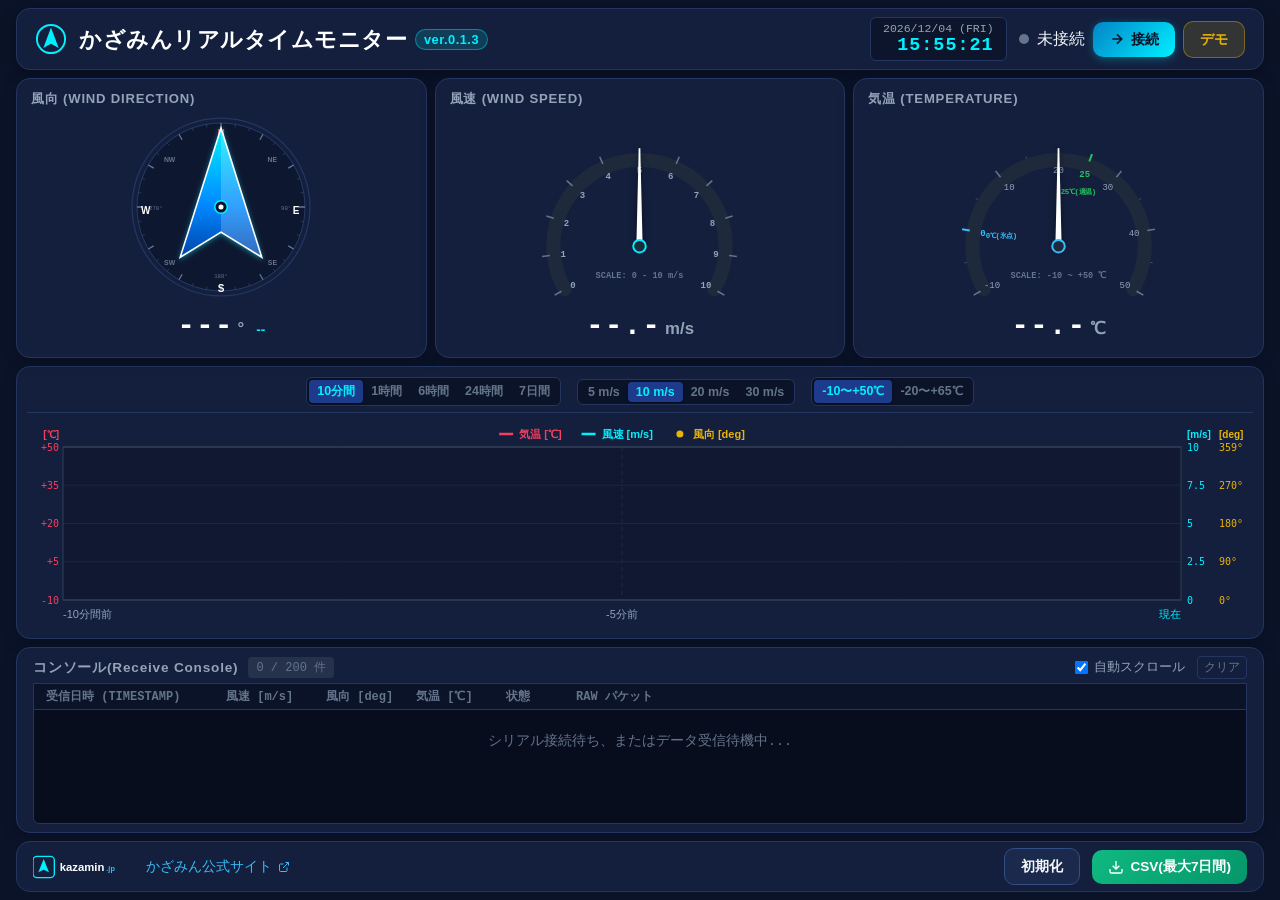
<file: ver.0.1.3/index.html>
<!DOCTYPE html>
<html lang="ja">
<head>
  <meta charset="UTF-8">
  <meta name="viewport" content="width=device-width, initial-scale=1.0, maximum-scale=1.0, user-scalable=no">
  <title>かざみんリアルタイムモニター ver.0.1.3</title>
  <meta name="description" content="超音波風向風速計 かざみん (KZM100A/KZM100LR) Web Serial API リアルタイム計測モニター">
  <meta name="theme-color" content="#131f3d">
  <!-- PWA Manifest -->
  <link rel="manifest" href="./manifest.json">
  <!-- ファビコン (SVG) -->
  <link rel="icon" href="data:image/svg+xml,<svg xmlns='http://www.w3.org/2000/svg' viewBox='0 0 100 100'><circle cx='50' cy='50' r='46' fill='%230b1329' stroke='%2300f0ff' stroke-width='6'/><polygon points='50,12 70,75 50,62 30,75' fill='%2300f0ff'/></svg>">
  <style>
/**
 * main.css
 * かざみんリアルタイムモニター (Web Serial Monitor) スタイルシート
 */

:root {
  --bg-primary: #0b1329;
  --bg-card: #131f3d;
  --bg-card-hover: #19294f;
  --bg-input: #1a294c;
  --border-color: #243660;
  --border-light: #334d85;

  --text-primary: #f1f5f9;
  --text-secondary: #94a3b8;
  --text-muted: #64748b;

  --accent-cyan: #00f0ff;
  --accent-blue: #38bdf8;
  --accent-green: #22c55e;
  --accent-yellow: #eab308;
  --accent-red: #ef4444;

  --font-family: -apple-system, BlinkMacSystemFont, "Segoe UI", Roboto, "Helvetica Neue", Arial, sans-serif;
  --font-mono: ui-monospace, SFMono-Regular, Menlo, Monaco, Consolas, "Liberation Mono", "Courier New", monospace;

  --radius-sm: 6px;
  --radius-md: 10px;
  --radius-lg: 14px;
}

* {
  box-sizing: border-box;
  margin: 0;
  padding: 0;
}

body {
  background-color: var(--bg-primary);
  color: var(--text-primary);
  font-family: var(--font-family);
  min-height: 100vh;
  display: flex;
  flex-direction: column;
  overflow-x: hidden;
  -webkit-font-smoothing: antialiased;
}

/* アプリケーション全体コンテナ */
.app-container {
  display: flex;
  flex-direction: column;
  min-height: 100vh;
  width: 100%;
  max-width: 100%;
  margin: 0;
  padding: 8px 16px;
  gap: 8px;
  box-sizing: border-box;
}

/* ヘッダーエリア */
.app-header {
  display: flex;
  align-items: center;
  justify-content: space-between;
  flex-wrap: wrap;
  gap: 10px;
  background-color: var(--bg-card);
  border: 1px solid var(--border-color);
  border-radius: var(--radius-lg);
  padding: 8px 18px;
  box-shadow: 0 4px 16px rgba(0, 0, 0, 0.3);
  flex-shrink: 0;
}

.header-brand {
  display: flex;
  align-items: center;
  gap: 12px;
}

.header-title {
  font-size: 1.4rem;
  font-weight: 700;
  letter-spacing: 0.5px;
  color: #ffffff;
  display: flex;
  align-items: center;
  gap: 8px;
}

.header-version {
  font-size: 0.8rem;
  padding: 2px 8px;
  background-color: rgba(0, 240, 255, 0.15);
  color: var(--accent-cyan);
  border: 1px solid rgba(0, 240, 255, 0.4);
  border-radius: 9999px;
  font-weight: 600;
}

.header-controls {
  display: flex;
  align-items: center;
  gap: 12px;
  flex-wrap: wrap;
}

/* デジタル時計 */
.digital-clock-widget {
  display: flex;
  flex-direction: column;
  align-items: flex-end;
  background-color: rgba(11, 19, 41, 0.8);
  padding: 4px 12px;
  border-radius: var(--radius-sm);
  border: 1px solid var(--border-color);
}

.clock-date {
  font-size: 0.72rem;
  color: var(--text-secondary);
  font-family: var(--font-mono);
}

.clock-time {
  font-size: 1.15rem;
  font-weight: 700;
  color: var(--accent-cyan);
  font-family: var(--font-mono);
  letter-spacing: 1px;
}

/* 接続ボタン & デモモード */
.serial-controls {
  display: flex;
  align-items: center;
  gap: 8px;
}

.btn {
  padding: 8px 16px;
  font-size: 0.9rem;
  font-weight: 600;
  border-radius: var(--radius-md);
  border: none;
  cursor: pointer;
  transition: all 0.2s ease;
  display: inline-flex;
  align-items: center;
  justify-content: center;
  gap: 6px;
}

.btn-primary {
  background: linear-gradient(135deg, #0284c7, #00f0ff);
  color: #0b1329;
  box-shadow: 0 2px 8px rgba(0, 240, 255, 0.3);
}

.btn-primary:hover {
  filter: brightness(1.1);
  transform: translateY(-1px);
}

.btn-danger {
  background: linear-gradient(135deg, #dc2626, #ef4444);
  color: #ffffff;
  box-shadow: 0 2px 8px rgba(239, 68, 68, 0.3);
}

.btn-danger:hover {
  filter: brightness(1.1);
  transform: translateY(-1px);
}

.btn-secondary {
  background-color: var(--bg-input);
  color: var(--text-primary);
  border: 1px solid var(--border-light);
}

.btn-secondary:hover {
  background-color: var(--bg-card-hover);
  border-color: var(--accent-cyan);
}

.btn-demo {
  background-color: rgba(234, 179, 8, 0.15);
  color: var(--accent-yellow);
  border: 1px solid rgba(234, 179, 8, 0.4);
}

.btn-demo.active {
  background: linear-gradient(135deg, #ca8a04, #eab308);
  color: #0b1329;
  font-weight: 700;
}

.connection-status-dot {
  width: 10px;
  height: 10px;
  border-radius: 50%;
  background-color: var(--text-muted);
  display: inline-block;
  margin-right: 4px;
}

.connection-status-dot.connected {
  background-color: var(--accent-green);
  box-shadow: 0 0 8px var(--accent-green);
}

.connection-status-dot.demo {
  background-color: var(--accent-yellow);
  box-shadow: 0 0 8px var(--accent-yellow);
}

/* メインコンテンツレイアウト */
.app-main {
  display: flex;
  flex-direction: column;
  gap: 8px;
  flex: 1;
  min-height: 0;
}

/* 上段: 3連メーターパネル */
.gauges-section {
  display: grid;
  grid-template-columns: repeat(3, 1fr);
  gap: 8px;
  align-items: stretch;
  flex: 1.25;
  min-height: 280px;
}

#gauge-dir-container,
#gauge-speed-container,
#gauge-temp-container {
  height: 100%;
  display: flex;
  flex-direction: column;
  min-height: 0;
}

.gauge-card {
  background-color: var(--bg-card);
  border: 1px solid var(--border-color);
  border-radius: var(--radius-lg);
  padding: 10px 14px;
  display: flex;
  flex-direction: column;
  justify-content: space-between;
  box-shadow: 0 4px 16px rgba(0, 0, 0, 0.2);
  height: 100%;
  flex: 1;
  min-height: 280px;
  position: relative;
  overflow: hidden;
}

.gauge-header {
  display: flex;
  justify-content: space-between;
  align-items: center;
  margin-bottom: 4px;
  min-height: 20px;
  flex-shrink: 0;
}

.gauge-title {
  font-size: 0.82rem;
  font-weight: 700;
  color: var(--text-secondary);
  letter-spacing: 0.8px;
}

.gauge-badge {
  font-size: 0.72rem;
  font-weight: 700;
  padding: 2px 6px;
  border-radius: 4px;
  background-color: var(--accent-red);
  color: #ffffff;
  animation: pulse-badge 1s infinite alternate;
}

@keyframes pulse-badge {
  from { opacity: 0.7; }
  to { opacity: 1; transform: scale(1.05); }
}

.gauge-body {
  flex: 1;
  display: flex;
  align-items: center;
  justify-content: center;
  position: relative;
  min-height: 180px;
  max-height: 220px;
}

.gauge-footer {
  margin-top: 4px;
  text-align: center;
  min-height: 42px;
  display: flex;
  flex-direction: column;
  justify-content: center;
  align-items: center;
  flex-shrink: 0;
}

.gauge-value-display {
  display: flex;
  align-items: baseline;
  justify-content: center;
  gap: 4px;
}

.value-number {
  font-size: 1.85rem;
  font-weight: 800;
  font-family: var(--font-mono);
  color: #ffffff;
  letter-spacing: 1px;
}

.value-number.error-text {
  color: var(--accent-red);
  animation: pulse-badge 0.8s infinite alternate;
}

.value-unit {
  font-size: 1.05rem;
  font-weight: 600;
  color: var(--text-secondary);
}

.value-sub {
  font-size: 0.85rem;
  color: var(--accent-cyan);
  margin-left: 8px;
  font-weight: 600;
}

/* コンパス SVG */
.compass-svg {
  height: 100%;
  min-height: 180px;
  max-height: 200px;
  width: auto;
  max-width: 100%;
}

.compass-outer-ring {
  fill: none;
  stroke: var(--border-color);
  stroke-width: 2;
}

.compass-inner-ring {
  fill: rgba(11, 19, 41, 0.6);
  stroke: var(--border-light);
  stroke-width: 1;
}

.compass-label {
  fill: var(--text-secondary);
  text-anchor: middle;
  dominant-baseline: central;
  font-weight: 700;
}

.compass-label.major-label {
  font-size: 16px;
  fill: #ffffff;
}

.compass-label.label-n {
  fill: var(--accent-red);
}

.compass-label.minor-label {
  font-size: 11px;
  fill: var(--text-muted);
}

.compass-deg-label {
  font-size: 9px;
  fill: var(--text-muted);
  text-anchor: middle;
  font-family: var(--font-mono);
}

/* スピードメーター SVG */
.speed-svg {
  height: 100%;
  min-height: 180px;
  max-height: 200px;
  width: auto;
  max-width: 100%;
}

.speed-arc-track {
  fill: none;
  stroke: #1e293b;
  stroke-width: 18;
  stroke-linecap: round;
}

.speed-arc-fill {
  fill: none;
  stroke-width: 18;
  stroke-linecap: round;
  transition: stroke-dashoffset 0.4s ease;
}

.speed-arc-mask {
  fill: none;
  stroke: #ffffff;
  stroke-width: 18;
  stroke-linecap: round;
  transition: stroke-dashoffset 0.4s cubic-bezier(0.2, 0.8, 0.2, 1);
}

.speed-arc-seg {
  fill: none;
  stroke-width: 18;
  stroke-linecap: butt;
}

.speed-arc-error {
  fill: none;
  stroke-width: 18;
  stroke-linecap: round;
}

.speed-tick-text {
  font-size: 11.5px;
  font-weight: 600;
  fill: var(--text-secondary);
  font-family: var(--font-mono);
}

.speed-scale-indicator {
  font-size: 11px;
  font-weight: 600;
  fill: var(--text-muted);
  text-anchor: middle;
  font-family: var(--font-mono);
}

/* 温度計 SVG・スタイル */
.temp-svg {
  height: 100%;
  min-height: 180px;
  max-height: 200px;
  width: auto;
  max-width: 100%;
}

.temp-arc-track {
  fill: none;
  stroke: #1e293b;
  stroke-width: 18;
  stroke-linecap: round;
}

.temp-arc-mask {
  fill: none;
  stroke: #ffffff;
  stroke-width: 18;
  stroke-linecap: round;
  transition: stroke-dashoffset 0.4s cubic-bezier(0.2, 0.8, 0.2, 1);
}

.temp-arc-seg {
  fill: none;
  stroke-width: 18;
  stroke-linecap: butt;
}

.temp-tick-text {
  font-size: 11.5px;
  font-weight: 600;
  fill: var(--text-secondary);
  font-family: var(--font-mono);
}

.temp-scale-indicator {
  font-size: 11px;
  font-weight: 600;
  fill: var(--text-muted);
  text-anchor: middle;
  font-family: var(--font-mono);
}

.temp-highlight-mark text {
  font-family: var(--font-mono);
  letter-spacing: -0.5px;
}

/* 中段: 時間軸グラフパネル */
.chart-section {
  background-color: var(--bg-card);
  border: 1px solid var(--border-color);
  border-radius: var(--radius-lg);
  padding: 10px 10px;
  box-shadow: 0 4px 16px rgba(0, 0, 0, 0.2);
  display: flex;
  flex-direction: column;
  flex: 1.35;
  min-height: 0;
}

.chart-panel {
  display: flex;
  flex-direction: column;
  flex: 1;
  min-height: 0;
}

.chart-controls-bar {
  display: flex;
  align-items: center;
  justify-content: center;
  flex-wrap: wrap;
  gap: 16px;
  margin-bottom: 6px;
  padding-bottom: 6px;
  border-bottom: 1px solid var(--border-color);
  flex-shrink: 0;
}

.control-group {
  display: flex;
  align-items: center;
  gap: 8px;
  flex-wrap: wrap;
}

.control-label {
  font-size: 0.8rem;
  color: var(--text-secondary);
  font-weight: 600;
}

.btn-group {
  display: inline-flex;
  background-color: var(--bg-primary);
  border-radius: var(--radius-sm);
  padding: 2px;
  border: 1px solid var(--border-color);
}

.btn-scale {
  background: none;
  border: none;
  color: var(--text-muted);
  padding: 3px 8px;
  font-size: 0.78rem;
  font-weight: 600;
  border-radius: 4px;
  cursor: pointer;
  transition: all 0.2s ease;
}

.btn-scale:hover {
  color: var(--text-primary);
}

.btn-scale.active {
  background-color: #1e3a8a;
  color: var(--accent-cyan);
  box-shadow: 0 1px 4px rgba(0, 0, 0, 0.3);
}

.chart-canvas-wrapper {
  width: 100%;
  position: relative;
  flex: 1;
  min-height: 160px;
  height: auto;
}

#time-series-canvas {
  position: absolute;
  top: 0;
  left: 0;
  width: 100%;
  height: 100%;
  display: block;
}

/* 下段: 受信コンソール & CSV出力 */
.bottom-section {
  display: flex;
  flex-direction: column;
  flex: 1;
  min-height: 0;
}

#console-container {
  display: flex;
  flex-direction: column;
  flex: 1;
  height: 100%;
  min-height: 0;
}

.console-card {
  background-color: var(--bg-card);
  border: 1px solid var(--border-color);
  border-radius: var(--radius-lg);
  padding: 8px 16px;
  box-shadow: 0 4px 16px rgba(0, 0, 0, 0.2);
  display: flex;
  flex-direction: column;
  flex: 1;
  min-height: 0;
}

.console-header {
  display: flex;
  justify-content: space-between;
  align-items: center;
  margin-bottom: 4px;
  flex-wrap: wrap;
  gap: 8px;
  flex-shrink: 0;
}

.console-title-area {
  display: flex;
  align-items: center;
  gap: 10px;
}

.console-title {
  font-size: 0.85rem;
  font-weight: 700;
  color: var(--text-secondary);
  letter-spacing: 0.8px;
}

.console-count-badge {
  font-size: 0.75rem;
  background-color: rgba(255, 255, 255, 0.08);
  padding: 2px 8px;
  border-radius: 4px;
  color: var(--text-muted);
  font-family: var(--font-mono);
}

.console-actions {
  display: flex;
  align-items: center;
  gap: 12px;
}

.auto-scroll-label {
  font-size: 0.8rem;
  color: var(--text-secondary);
  display: flex;
  align-items: center;
  gap: 6px;
  cursor: pointer;
}

.btn-clear-console {
  background: none;
  border: 1px solid var(--border-color);
  color: var(--text-muted);
  padding: 2px 6px;
  font-size: 0.75rem;
  border-radius: 4px;
  cursor: pointer;
}

.btn-clear-console:hover {
  color: var(--text-primary);
  border-color: var(--border-light);
}

.console-table-header {
  display: grid;
  grid-template-columns: 180px 100px 90px 90px 70px 1fr;
  padding: 4px 12px;
  background-color: var(--bg-primary);
  border: 1px solid var(--border-color);
  border-bottom: none;
  font-size: 0.75rem;
  font-weight: 700;
  color: var(--text-muted);
  font-family: var(--font-mono);
  flex-shrink: 0;
}

.console-body {
  flex: 1;
  min-height: 65px;
  height: auto;
  overflow-y: auto;
  background-color: #070d1d;
  border: 1px solid var(--border-color);
  border-radius: 0 0 var(--radius-sm) var(--radius-sm);
  padding: 2px 0;
  font-family: var(--font-mono);
  font-size: 0.82rem;
}

.console-placeholder {
  color: var(--text-muted);
  padding: 20px;
  text-align: center;
  font-size: 0.85rem;
}

.console-row {
  display: grid;
  grid-template-columns: 180px 100px 90px 90px 70px 1fr;
  padding: 3px 12px;
  border-bottom: 1px solid rgba(255, 255, 255, 0.03);
  align-items: center;
  transition: background-color 0.1s ease;
}

.console-row:hover {
  background-color: rgba(255, 255, 255, 0.04);
}

.console-row.row-error {
  background-color: rgba(239, 68, 68, 0.15);
  color: #fca5a5;
}

.col-speed.val-error {
  color: var(--accent-red);
  font-weight: 700;
}

.badge-ok {
  color: var(--accent-green);
  font-weight: 700;
}

.badge-err {
  color: var(--accent-red);
  font-weight: 700;
}

.col-raw {
  color: var(--text-muted);
  overflow: hidden;
  text-overflow: ellipsis;
  white-space: nowrap;
}

/* フッターエリア */
.app-footer {
  display: flex;
  align-items: center;
  justify-content: space-between;
  flex-wrap: wrap;
  gap: 8px;
  padding: 6px 16px;
  background-color: var(--bg-card);
  border: 1px solid var(--border-color);
  border-radius: var(--radius-lg);
  margin-top: 0;
  flex-shrink: 0;
}

.footer-left {
  display: flex;
  align-items: center;
  gap: 16px;
}

.footer-link {
  color: var(--accent-blue);
  text-decoration: none;
  font-size: 0.85rem;
  display: flex;
  align-items: center;
  gap: 6px;
  transition: color 0.2s;
}

.footer-link:hover {
  color: var(--accent-cyan);
  text-decoration: underline;
}

.footer-logo {
  height: 24px;
  display: inline-block;
  vertical-align: middle;
}

.footer-right {
  display: flex;
  align-items: center;
  gap: 12px;
}

.btn-csv {
  background: linear-gradient(135deg, #10b981, #059669);
  color: #ffffff;
  padding: 8px 16px;
  font-size: 0.85rem;
}

.btn-csv:hover {
  filter: brightness(1.1);
}

/* 16:9 大画面およびデスクトップ表示（全画面表示最適化） */
@media (min-width: 901px) and (min-height: 800px) {
  body {
    height: 100vh;
    overflow: hidden;
  }
  .app-container {
    height: 100vh;
    max-height: 100vh;
    overflow: hidden;
  }
}

/* タブレット・中画面対応 */
@media (max-width: 900px) {
  body {
    overflow-y: auto;
  }
  .app-container {
    height: auto;
    min-height: 100vh;
    padding: 10px 12px;
    gap: 12px;
  }
  .gauges-section {
    grid-template-columns: 1fr;
    flex: none;
  }
  .gauge-card {
    min-height: 280px;
  }
  .gauge-body {
    min-height: 180px;
    max-height: 220px;
  }
  .compass-svg, .speed-svg, .temp-svg {
    max-height: 200px;
  }
  .chart-section {
    flex: none;
    height: auto;
  }
  .chart-canvas-wrapper {
    height: 360px;
    min-height: 360px;
  }
  #time-series-canvas {
    position: relative;
    height: 360px;
  }
  .bottom-section {
    flex: none;
    height: auto;
  }
  .console-body {
    height: 180px;
    flex: none;
  }
}

/* スマホ対応 */
@media (max-width: 680px) {
  .app-header {
    flex-direction: column;
    align-items: flex-start;
  }
  .header-controls {
    width: 100%;
    justify-content: space-between;
  }
  .chart-canvas-wrapper {
    height: 320px;
    min-height: 320px;
  }
  #time-series-canvas {
    height: 320px;
  }
  .console-table-header, .console-row {
    grid-template-columns: 120px 70px 60px 60px 50px 1fr;
    font-size: 0.72rem;
  }
  .app-footer {
    flex-direction: column;
    align-items: flex-start;
  }
}

/* 画面高さが小さい場合のスクロール許可 */
@media (max-height: 799px) and (min-width: 901px) {
  body {
    overflow-y: auto;
  }
  .app-container {
    height: auto;
    min-height: 100vh;
  }
  .gauge-card {
    min-height: 280px;
  }
  .chart-canvas-wrapper {
    min-height: 240px;
    height: 240px;
  }
  #time-series-canvas {
    position: relative;
    height: 240px;
  }
  .console-body {
    min-height: 120px;
    height: 120px;
  }
}
  </style>
  <script>
    window.onerror = function(msg, url, lineNo, columnNo, error) {
      console.error('[Kazamin Monitor] Unhandled Error:', msg, 'at', url + ':' + lineNo, error);
      return false;
    };
    window.addEventListener('unhandledrejection', function(event) {
      console.error('[Kazamin Monitor] Unhandled Promise Rejection:', event.reason);
    });
  </script>
</head>
<body>
  <div class="app-container">
    <!-- ヘッダー -->
    <header class="app-header">
      <div class="header-brand">
        <!-- かざみん ミニアイコン -->
        <svg width="32" height="32" viewBox="0 0 100 100" fill="none">
          <circle cx="50" cy="50" r="44" stroke="#00f0ff" stroke-width="6" fill="#131f3d"/>
          <polygon points="50,14 74,78 50,65 26,78" fill="#00f0ff"/>
        </svg>
        <h1 class="header-title">
          かざみんリアルタイムモニター
          <span class="header-version">ver.0.1.3</span>
        </h1>
      </div>

      <div class="header-controls">
        <!-- 24H デジタル時計 -->
        <div id="clock-container"></div>

        <!-- シリアル接続・デモコントロール -->
        <div class="serial-controls">
          <div class="status-indicator">
            <span id="status-dot" class="connection-status-dot"></span>
            <span id="status-text" class="status-label">未接続</span>
          </div>
          <button type="button" id="btn-connect" class="btn btn-primary">
            <svg width="16" height="16" viewBox="0 0 24 24" fill="none" stroke="currentColor" stroke-width="2.5">
              <path d="M5 12h14M12 5l7 7-7 7"/>
            </svg>
            接続
          </button>
          <button type="button" id="btn-demo" class="btn btn-demo">デモ</button>
        </div>
      </div>
    </header>

    <!-- メインコンテンツ -->
    <main class="app-main">
      <!-- 上段: 3連メーターパネル（風向・風速・気温） -->
      <section class="gauges-section">
        <!-- 風向メーター -->
        <div id="gauge-dir-container"></div>
        <!-- 風速メーター -->
        <div id="gauge-speed-container"></div>
        <!-- 気温計 -->
        <div id="gauge-temp-container"></div>
      </section>

      <!-- 中段: 時間軸グラフパネル -->
      <section class="chart-section" id="chart-container"></section>

      <!-- 下段: 受信コンソールパネル -->
      <section class="bottom-section">
        <div id="console-container"></div>
      </section>
    </main>

    <!-- フッター -->
    <footer class="app-footer">
      <div class="footer-left">
        <!-- かざみん公式ロゴ & リンク -->
        <a href="https://kazamin.jp/" target="_blank" rel="noopener noreferrer" class="footer-link" title="超音波風向風速計 かざみん 公式ホームページ">
          <svg class="footer-logo" viewBox="0 0 160 36" fill="none" xmlns="http://www.w3.org/2000/svg">
            <rect width="32" height="32" y="2" rx="6" fill="#131f3d" stroke="#00f0ff" stroke-width="2"/>
            <!-- 風車・風向針シンボル -->
            <polygon points="16,6 24,26 16,22 8,26" fill="#00f0ff"/>
            <text x="40" y="24" fill="#ffffff" font-size="17" font-weight="bold" font-family="sans-serif">kazamin</text>
            <text x="110" y="24" fill="#38bdf8" font-size="11" font-weight="600" font-family="sans-serif">.jp</text>
          </svg>
          <span>かざみん公式サイト</span>
          <svg width="12" height="12" viewBox="0 0 24 24" fill="none" stroke="currentColor" stroke-width="2">
            <path d="M18 13v6a2 2 0 0 1-2 2H5a2 2 0 0 1-2-2V8a2 2 0 0 1 2-2h6M15 3h6v6M10 14L21 3"/>
          </svg>
        </a>
      </div>

      <div class="footer-right">
        <button type="button" id="btn-clear-db" class="btn btn-secondary" title="IndexedDBに保存された全計測履歴を消去">
          初期化
        </button>
        <button type="button" id="btn-export-csv" class="btn btn-csv">
          <svg width="16" height="16" viewBox="0 0 24 24" fill="none" stroke="currentColor" stroke-width="2">
            <path d="M21 15v4a2 2 0 0 1-2 2H5a2 2 0 0 1-2-2v-4M7 10l5 5 5-5M12 15V3"/>
          </svg>
          CSV(最大7日間)
        </button>
      </div>
    </footer>
  </div>

  <script>

// PWA Service Worker 登録 (HTTP/HTTPS 環境のみ)
if ('serviceWorker' in navigator && (location.protocol === 'https:' || location.hostname === 'localhost' || location.hostname === '127.0.0.1')) {
  window.addEventListener('load', () => {
    navigator.serviceWorker.register('./sw.js')
      .then((reg) => console.log('[PWA] Service Worker registered with scope:', reg.scope))
      .catch((err) => console.warn('[PWA] Service Worker registration failed:', err));
  });
}

(() => {
// --- Begin src\serial\packet-parser.js ---
/**
 * packet-parser.js
 * かざみん(KZM100A/KZM100LR)のシリアル通信パケット解析モジュール
 *
 * 受信仕様:
 * - ボーレート: 9600bps
 * - フォーマット: 00.0[m/s],000,+00.0[CR/LF]
 *   - 風速: 00.0 ～ 99.9 [m/s] (99.9は計測エラー)
 *   - 風向: 000 ～ 359 [度]
 *   - 気温: -20.0 ～ +65.0 [℃]
 */

// パケットの正規表現: 固定桁数を基本としつつ、前後の空白や桁数のわずかな差異にも柔軟に対応
// 例: "12.3[m/s],045,+23.5\r\n" や "00.0[m/s],000,-05.2"
const PACKET_REGEX = /^\s*(\d{1,2}\.\d)\[m\/s\],\s*(\d{1,3}),\s*([+-]?\d{1,2}\.\d)\s*$/;

/**
 * 1行のテキストをパースして構造化データを返す
 * @param {string} line - 受信した1行文字列
 * @param {Date} [timestamp=new Date()] - 受信日時
 * @returns {object|null} パース結果。不正パケットの場合はnull
 */
function parsePacket(line, timestamp = new Date()) {
  if (typeof line !== 'string') return null;

  const trimmed = line.trim();
  if (!trimmed) return null;

  const match = trimmed.match(PACKET_REGEX);
  if (!match) {
    return {
      isValid: false,
      raw: trimmed,
      timestamp,
      errorReason: 'FORMAT_MISMATCH'
    };
  }

  const speedStr = match[1];
  const dirStr = match[2];
  const tempStr = match[3];

  const speed = parseFloat(speedStr);
  const direction = parseInt(dirStr, 10);
  const temperature = parseFloat(tempStr);

  // 風速 99.9 [m/s] は計測エラー
  const isError = Math.abs(speed - 99.9) < 0.05;

  // 範囲チェック
  // 風速: 0.0 〜 99.9
  // 風向: 0 〜 359
  // 気温: -20.0 〜 +65.0
  const isDirValid = direction >= 0 && direction <= 359;
  const isTempValid = temperature >= -20.0 && temperature <= 65.0;
  const isSpeedValid = speed >= 0.0 && speed <= 99.9;

  if (!isDirValid || !isTempValid || !isSpeedValid) {
    return {
      isValid: false,
      raw: trimmed,
      timestamp,
      errorReason: 'OUT_OF_RANGE'
    };
  }

  return {
    isValid: true,
    raw: trimmed,
    timestamp,
    speed,
    speedStr,
    direction,
    dirStr,
    temperature,
    tempStr,
    isError
  };
}
// --- End src\serial\packet-parser.js ---

// --- Begin src\data\ring-buffer.js ---
/**
 * ring-buffer.js
 * メモリ割り当てを抑え長期連続稼働に適した固定長リングバッファ
 */

class RingBuffer {
  /**
   * @param {number} capacity - バッファの最大容量
   */
  constructor(capacity = 600) {
    this.capacity = capacity;
    this.buffer = new Array(capacity);
    this.head = 0; // 次に書き込むインデックス
    this.size = 0; // 現在格納されている要素数
  }

  /**
   * 要素を末尾に追加
   * @param {*} item
   */
  push(item) {
    this.buffer[this.head] = item;
    this.head = (this.head + 1) % this.capacity;
    if (this.size < this.capacity) {
      this.size++;
    }
  }

  /**
   * 現在の要素数を返す
   * @returns {number}
   */
  get length() {
    return this.size;
  }

  /**
   * 最も古い要素から最新の要素までの配列を生成して返す
   * （最新の要素が末尾）
   * @returns {Array}
   */
  toArray() {
    const result = new Array(this.size);
    if (this.size < this.capacity) {
      for (let i = 0; i < this.size; i++) {
        result[i] = this.buffer[i];
      }
    } else {
      // head は最も古い要素を指している
      for (let i = 0; i < this.size; i++) {
        const index = (this.head + i) % this.capacity;
        result[i] = this.buffer[index];
      }
    }
    return result;
  }

  /**
   * 最新の要素を取得
   * @returns {*}
   */
  latest() {
    if (this.size === 0) return null;
    const index = (this.head - 1 + this.capacity) % this.capacity;
    return this.buffer[index];
  }

  /**
   * バッファをクリア
   */
  clear() {
    this.head = 0;
    this.size = 0;
    this.buffer.fill(undefined);
  }
}
// --- End src\data\ring-buffer.js ---

// --- Begin src\data\aggregator.js ---
/**
 * aggregator.js
 * 時間軸グラフ用のデータ集約・ダウンサンプリングエンジン
 *
 * グラフ仕様:
 * - プロット点数は 600点 固定
 * - スケール:
 *   - 10m: 10分 (600秒) -> 1秒間隔 (Δt = 1)
 *   - 1h:  1時間 (3600秒) -> 6秒間隔 (Δt = 6)
 *   - 6h:  6時間 (21600秒) -> 36秒間隔 (Δt = 36)
 *   - 24h: 24時間 (86400秒) -> 144秒間隔 (Δt = 144)
 *   - 7d:  7日間 (604800秒) -> 1008秒間隔 (Δt = 1008)
 * - 600点に満たない左側の未到達部分は null
 * - 右端（インデックス599）は常に1秒ごとの最新データ
 * - Δt秒ごとにスクロールし、直近Δt秒間の平均値がインデックス598へ確定される
 * - 平均化ルール:
 *   - 風速・気温: 算術平均（計測エラー時は風速・風向を除外）
 *   - 風向: ベクトル平均（atan2(sum(sin), sum(cos))）
 */

const TIME_SCALES = {
  '10m': { label: '10分間', durationSec: 600, intervalSec: 1 },
  '1h':  { label: '1時間',  durationSec: 3600, intervalSec: 6 },
  '6h':  { label: '6時間',  durationSec: 21600, intervalSec: 36 },
  '24h': { label: '24時間', durationSec: 86400, intervalSec: 144 },
  '7d':  { label: '7日間',  durationSec: 604800, intervalSec: 1008 }
};

const PLOT_COUNT = 600;

/**
 * 角度配列のベクトル平均を計算する
 * @param {number[]} angles - 有効な角度(0-359)の配列
 * @returns {number|null} 0〜359の平均角度。データが空の場合はnull
 */
function calculateVectorMeanDirection(angles) {
  if (!angles || angles.length === 0) return null;

  let sumSin = 0;
  let sumCos = 0;

  for (const deg of angles) {
    const rad = (deg * Math.PI) / 180;
    sumSin += Math.sin(rad);
    sumCos += Math.cos(rad);
  }

  // ベクトルの長さがほぼ0の場合は直前の値またはnull
  if (Math.abs(sumSin) < 1e-7 && Math.abs(sumCos) < 1e-7) {
    return angles[0];
  }

  let meanRad = Math.atan2(sumSin, sumCos);
  let meanDeg = (meanRad * 180) / Math.PI;
  if (meanDeg < 0) meanDeg += 360;

  return Math.round(meanDeg) % 360;
}

/**
 * パケットの配列から平均プロット点({ speed, direction, temperature, isError, timestamp })を計算
 * @param {Array} packets
 * @returns {object|null}
 */
function calculateAveragePoint(packets) {
  if (!packets || packets.length === 0) return null;

  const validSpeeds = [];
  const validDirs = [];
  const temps = [];

  let lastTimestamp = packets[packets.length - 1].timestamp;

  for (const p of packets) {
    if (!p.isValid) continue;

    temps.push(p.temperature);

    if (!p.isError) {
      validSpeeds.push(p.speed);
      validDirs.push(p.direction);
    }
  }

  if (temps.length === 0) return null;

  // 気温の算術平均
  const avgTemp = temps.reduce((a, b) => a + b, 0) / temps.length;

  // 風速の算術平均（全件エラーの場合は null または 99.9）
  let avgSpeed = null;
  let avgDir = null;
  let isError = false;

  if (validSpeeds.length > 0) {
    avgSpeed = validSpeeds.reduce((a, b) => a + b, 0) / validSpeeds.length;
    avgDir = calculateVectorMeanDirection(validDirs);
  } else {
    isError = true;
    avgSpeed = 99.9;
    avgDir = null;
  }

  return {
    timestamp: lastTimestamp,
    speed: avgSpeed !== null ? parseFloat(avgSpeed.toFixed(1)) : null,
    direction: avgDir,
    temperature: parseFloat(avgTemp.toFixed(1)),
    isError
  };
}

class ChartAggregator {
  constructor(timeScaleKey = '10m') {
    this.timeScaleKey = timeScaleKey;
    this.config = TIME_SCALES[timeScaleKey] || TIME_SCALES['10m'];

    // 確定済みプロット配列 (スロット数 599点固定、インデックス 0〜598)
    // 左端(0)が最も古いスロット、右側(598)が最新確定スロット
    this.committedPoints = new Array(PLOT_COUNT - 1).fill(null);

    // 現在のインターバル期間内に受信した一時パケット群
    this.currentIntervalPackets = [];

    // 最新の未平均化リアルタイム生パケット（右端用、インデックス599）
    this.latestPacket = null;

    // リアルタイム集約用の直前バケットID
    this.lastBucketId = null;
  }

  /**
   * 時間スケールを変更
   * @param {string} newScaleKey ('10m', '1h', '6h', '24h', '7d')
   * @param {Array} historyPackets - スケール再構築用の過去全パケット配列（あれば）
   */
  setScale(newScaleKey, historyPackets = []) {
    if (!TIME_SCALES[newScaleKey]) return;
    this.timeScaleKey = newScaleKey;
    this.config = TIME_SCALES[newScaleKey];

    // 過去履歴パケットから再構築
    this.rebuildFromHistory(historyPackets);
  }

  /**
   * 1秒ごとに新しいパケットを追加
   * @param {object} packet - parsePacket の結果
   */
  addPacket(packet) {
    if (!packet || !packet.isValid) return;

    const intervalSec = this.config.intervalSec;
    const intervalMs = intervalSec * 1000;
    const pTime = packet.timestamp instanceof Date ? packet.timestamp.getTime() : new Date(packet.timestamp).getTime();
    const bucketId = Math.floor(pTime / intervalMs);

    this.latestPacket = packet;

    if (this.lastBucketId === null) {
      this.lastBucketId = bucketId;
      this.currentIntervalPackets = [packet];
      return;
    }

    if (bucketId === this.lastBucketId) {
      // 同一インターバル内: パケットを追加
      this.currentIntervalPackets.push(packet);
    } else if (bucketId > this.lastBucketId) {
      // インターバルが進んだ: 前のインターバルの平均値を確定点としてスロットへ追加
      const avgPoint = calculateAveragePoint(this.currentIntervalPackets);
      this.committedPoints.shift();
      this.committedPoints.push(avgPoint);

      // 通信途絶等で複数バケット進んだ場合は未計測スロットを null で埋める
      const missedBuckets = bucketId - this.lastBucketId - 1;
      const skipCount = Math.min(missedBuckets, PLOT_COUNT - 1);
      for (let i = 0; i < skipCount; i++) {
        this.committedPoints.shift();
        this.committedPoints.push(null);
      }

      this.lastBucketId = bucketId;
      this.currentIntervalPackets = [packet];
    }
  }

  /**
   * グラフ描画用の 600点 固定配列を取得する
   * - インデックス 0〜598: 過去の確定平均データ（足りない左側や未計測期間は null）
   * - インデックス 599: 最新の1秒生パケット
   * @returns {Array<object|null>} 長さ600の配列
   */
  getPlotData() {
    const result = new Array(PLOT_COUNT).fill(null);

    // 最新パケット（右端 インデックス 599）
    if (this.latestPacket) {
      result[PLOT_COUNT - 1] = {
        timestamp: this.latestPacket.timestamp,
        speed: this.latestPacket.speed,
        direction: this.latestPacket.direction,
        temperature: this.latestPacket.temperature,
        isError: this.latestPacket.isError
      };
    }

    // 確定済みポイント (インデックス 0〜598)
    for (let i = 0; i < PLOT_COUNT - 1; i++) {
      result[i] = this.committedPoints[i];
    }

    return result;
  }

  /**
   * 過去ログから確定ポイントを再集計・再構築する（スケール変更時など）
   * タイムバケット（絶対時刻の時間窓）に基づき、空白期間は正しく null スロットとして配置する
   * @param {Array} packets - 時系列順の生パケット配列
   */
  rebuildFromHistory(packets) {
    this.committedPoints = new Array(PLOT_COUNT - 1).fill(null);
    this.currentIntervalPackets = [];
    this.latestPacket = null;
    this.lastBucketId = null;

    if (!packets || packets.length === 0) return;

    const validPackets = packets.filter((p) => p && p.isValid);
    if (validPackets.length === 0) return;

    validPackets.sort((a, b) => {
      const ta = a.timestamp instanceof Date ? a.timestamp.getTime() : new Date(a.timestamp).getTime();
      const tb = b.timestamp instanceof Date ? b.timestamp.getTime() : new Date(b.timestamp).getTime();
      return ta - tb;
    });

    const latest = validPackets[validPackets.length - 1];
    this.latestPacket = latest;

    const intervalSec = this.config.intervalSec;
    const intervalMs = intervalSec * 1000;
    const latestMs = latest.timestamp instanceof Date ? latest.timestamp.getTime() : new Date(latest.timestamp).getTime();
    const latestBucket = Math.floor(latestMs / intervalMs);
    this.lastBucketId = latestBucket;

    // バケットIDごとにパケットをグループ化
    const bucketMap = new Map();
    for (const p of validPackets) {
      const pTime = p.timestamp instanceof Date ? p.timestamp.getTime() : new Date(p.timestamp).getTime();
      const bId = Math.floor(pTime / intervalMs);
      if (!bucketMap.has(bId)) {
        bucketMap.set(bId, []);
      }
      bucketMap.get(bId).push(p);
    }

    // 最新バケットは現在進行中のインターバル
    this.currentIntervalPackets = bucketMap.get(latestBucket) || [];

    // latestBucket より過去のバケットを各時間スロットにマッピング
    // diff = 1 (1つ前のバケット) => スロット 598
    // diff = 2 (2つ前のバケット) => スロット 597
    // ...
    // diff = k => スロット PLOT_COUNT - 1 - diff
    for (const [bId, bPackets] of bucketMap.entries()) {
      const diff = latestBucket - bId;
      if (diff > 0 && diff < PLOT_COUNT) {
        const slotIdx = PLOT_COUNT - 1 - diff;
        this.committedPoints[slotIdx] = calculateAveragePoint(bPackets);
      }
    }
  }
}
// --- End src\data\aggregator.js ---

// --- Begin src\storage\db.js ---
/**
 * db.js
 * IndexedDB を利用した測定データのローカル永続化（最大7日間保持 & 自動パージ）
 */

const DB_NAME = 'KazaminMonitorDB';
const DB_VERSION = 1;
const STORE_NAME = 'measurements';

class StorageManager {
  constructor() {
    this.db = null;
    this.initPromise = null;
  }

  /**
   * IndexedDBの初期化・オープン
   * @returns {Promise<IDBDatabase>}
   */
  async init() {
    if (this.db) return this.db;
    if (this.initPromise) return this.initPromise;

    this.initPromise = new Promise((resolve, reject) => {
      const request = indexedDB.open(DB_NAME, DB_VERSION);

      request.onupgradeneeded = (event) => {
        const db = event.target.result;
        if (!db.objectStoreNames.contains(STORE_NAME)) {
          const store = db.createObjectStore(STORE_NAME, {
            keyPath: 'id',
            autoIncrement: true
          });
          store.createIndex('timestamp', 'timestamp', { unique: false });
        }
      };

      request.onsuccess = (event) => {
        this.db = event.target.result;
        resolve(this.db);
      };

      request.onerror = (event) => {
        console.error('IndexedDB open error:', event.target.error);
        reject(event.target.error);
      };
    });

    return this.initPromise;
  }

  /**
   * 計測パケットを1件保存
   * @param {object} packet - parsePacket の結果
   */
  async savePacket(packet) {
    if (!packet || !packet.isValid) return;

    try {
      const db = await this.init();
      const tx = db.transaction(STORE_NAME, 'readwrite');
      const store = tx.objectStore(STORE_NAME);

      const record = {
        timestamp: packet.timestamp instanceof Date ? packet.timestamp.getTime() : packet.timestamp,
        speed: packet.speed,
        direction: packet.direction,
        temperature: packet.temperature,
        isError: packet.isError,
        raw: packet.raw
      };

      store.add(record);
    } catch (err) {
      console.warn('Failed to save packet to IndexedDB:', err);
    }
  }

  /**
   * 指定した開始時刻以降のデータを取得
   * @param {number|Date} startTime
   * @returns {Promise<Array>}
   */
  async getSince(startTime) {
    const startMs = startTime instanceof Date ? startTime.getTime() : startTime;
    const db = await this.init();

    return new Promise((resolve, reject) => {
      const tx = db.transaction(STORE_NAME, 'readonly');
      const store = tx.objectStore(STORE_NAME);
      const index = store.index('timestamp');
      const range = IDBKeyRange.lowerBound(startMs);
      const request = index.getAll(range);

      request.onsuccess = () => resolve(request.result || []);
      request.onerror = () => reject(request.error);
    });
  }

  /**
   * 保存されている全レコードを取得
   * @returns {Promise<Array>}
   */
  async getAll() {
    const db = await this.init();
    return new Promise((resolve, reject) => {
      const tx = db.transaction(STORE_NAME, 'readonly');
      const store = tx.objectStore(STORE_NAME);
      const request = store.getAll();

      request.onsuccess = () => resolve(request.result || []);
      request.onerror = () => reject(request.error);
    });
  }

  /**
   * 7日以上前の古いレコードを自動削除（パージ）
   * @param {number} [retentionDays=7] - 保持日数
   */
  async purgeOldData(retentionDays = 7) {
    try {
      const db = await this.init();
      const cutoffTime = Date.now() - retentionDays * 24 * 60 * 60 * 1000;

      const tx = db.transaction(STORE_NAME, 'readwrite');
      const store = tx.objectStore(STORE_NAME);
      const index = store.index('timestamp');
      const range = IDBKeyRange.upperBound(cutoffTime);

      const request = index.openCursor(range);
      request.onsuccess = (event) => {
        const cursor = event.target.result;
        if (cursor) {
          cursor.delete();
          cursor.continue();
        }
      };
    } catch (err) {
      console.warn('Failed to purge old data:', err);
    }
  }

  /**
   * 全データを削除（クリア）
   */
  async clear() {
    const db = await this.init();
    return new Promise((resolve, reject) => {
      const tx = db.transaction(STORE_NAME, 'readwrite');
      const store = tx.objectStore(STORE_NAME);
      const request = store.clear();
      request.onsuccess = () => resolve();
      request.onerror = () => reject(request.error);
    });
  }
}
// --- End src\storage\db.js ---

// --- Begin src\export\csv-exporter.js ---
/**
 * csv-exporter.js
 * 保持データ（最大7日間）をCSV形式でファイルダウンロードするモジュール
 */

/**
 * 日付オブジェクトを YYYY-MM-DD HH:mm:ss 形式にフォーマット
 * @param {Date|number} timestamp
 * @returns {string}
 */
function formatTimestamp(timestamp) {
  const d = timestamp instanceof Date ? timestamp : new Date(timestamp);
  const pad = (n) => String(n).padStart(2, '0');

  const yyyy = d.getFullYear();
  const mm = pad(d.getMonth() + 1);
  const dd = pad(d.getDate());
  const hh = pad(d.getHours());
  const min = pad(d.getMinutes());
  const ss = pad(d.getSeconds());

  return `${yyyy}/${mm}/${dd} ${hh}:${min}:${ss}`;
}

/**
 * データ配列からCSV文字列を生成してブラウザダウンロードを実行する
 * @param {Array<object>} records - 測定レコードの配列
 * @param {string} [filenamePrefix='kazamin_log']
 */
function exportToCsv(records, filenamePrefix = 'kazamin_log') {
  if (!records || records.length === 0) {
    alert('出力対象の受信データがありません。');
    return;
  }

  // BOM付き UTF-8 でExcelでも文字化けしないようにする
  const BOM = '\uFEFF';
  const headers = ['日時 (Timestamp)', '風速 (Wind Speed [m/s])', '風向 (Wind Direction [deg])', '気温 (Temperature [℃])', 'ステータス (Status)', '生パケット (Raw Data)'];
  
  const rows = [headers.join(',')];

  for (const r of records) {
    const timeStr = `"${formatTimestamp(r.timestamp)}"`;
    const speedStr = r.speed !== null && r.speed !== undefined ? r.speed.toFixed(1) : '';
    const dirStr = r.direction !== null && r.direction !== undefined ? r.direction : '';
    const tempStr = r.temperature !== null && r.temperature !== undefined ? (r.temperature >= 0 ? `+${r.temperature.toFixed(1)}` : r.temperature.toFixed(1)) : '';
    const statusStr = r.isError ? '"ERROR (99.9m/s)"' : '"OK"';
    const rawStr = r.raw ? `"${r.raw.replace(/"/g, '""')}"` : '';

    rows.push([timeStr, speedStr, dirStr, tempStr, statusStr, rawStr].join(','));
  }

  const csvContent = BOM + rows.join('\r\n');
  const blob = new Blob([csvContent], { type: 'text/csv;charset=utf-8;' });

  // ファイル名生成: kazamin_log_YYYYMMDD_HHMMSS.csv
  const now = new Date();
  const pad = (n) => String(n).padStart(2, '0');
  const fileDate = `${now.getFullYear()}${pad(now.getMonth() + 1)}${pad(now.getDate())}_${pad(now.getHours())}${pad(now.getMinutes())}${pad(now.getSeconds())}`;
  const filename = `${filenamePrefix}_${fileDate}.csv`;

  // ダウンロードリンク作成
  const url = URL.createObjectURL(blob);
  const link = document.createElement('a');
  link.setAttribute('href', url);
  link.setAttribute('download', filename);
  link.style.display = 'none';
  document.body.appendChild(link);
  link.click();
  document.body.removeChild(link);
  URL.revokeObjectURL(url);
}
// --- End src\export\csv-exporter.js ---

// --- Begin src\serial\serial-manager.js ---
/**
 * serial-manager.js
 * Web Serial API の接続・データ受信管理、およびデモモード（シミュレータ）
 */

class SerialManager {
  constructor() {
    this.port = null;
    this.reader = null;
    this.readableStreamClosed = null;
    this.isConnected = false;
    this.isDemoMode = false;
    this.demoTimer = null;

    // コールバック
    this.onPacketReceived = null;
    this.onStatusChange = null;
    this.onError = null;

    // デモ用内部状態
    this.demoState = {
      speed: 4.5,
      direction: 45,
      temperature: 22.5
    };
  }

  /**
   * ブラウザがWeb Serial APIをサポートしているか
   * @returns {boolean}
   */
  static isSupported() {
    return 'serial' in navigator;
  }

  /**
   * シリアルポートを選択して接続する
   */
  async connect() {
    if (this.isDemoMode) {
      this.stopDemo();
    }

    if (!SerialManager.isSupported()) {
      throw new Error('お使いのブラウザはWeb Serial APIに対応していません。Google ChromeまたはMicrosoft Edgeをご利用ください。');
    }

    // 以前のポートが開いたまま残っていれば安全に切断・解放
    if (this.port) {
      try {
        await this.disconnect();
      } catch (e) {
        console.warn('Pre-connect disconnect warning:', e);
      }
    }

    try {
      this._updateStatus('requesting');
      // ユーザーにシリアルポートを選択させる
      this.port = await navigator.serial.requestPort();

      // ボーレート 9600bps でポートを開く（bufferSizeはドライバデフォルトに任せる）
      await this.port.open({
        baudRate: 9600,
        dataBits: 8,
        stopBits: 1,
        parity: 'none'
      });

      this.isConnected = true;
      this._updateStatus('connected');

      // 受信ループ開始（非同期バックグラウンド実行）
      this._readLoop().catch((err) => {
        console.error('Unhandled read loop error:', err);
      });
    } catch (err) {
      this.isConnected = false;
      this.port = null;
      this._updateStatus('disconnected');
      if (err.name !== 'NotFoundError') { // ユーザーキャンセル以外のエラー
        if (this.onError) this.onError(err);
      }
      throw err;
    }
  }

  /**
   * シリアル接続を切断する
   */
  async disconnect() {
    if (this.isDemoMode) {
      this.stopDemo();
      return;
    }

    if (!this.isConnected && !this.port) {
      this._updateStatus('disconnected');
      return;
    }

    this.isConnected = false;

    try {
      if (this.reader) {
        try {
          await this.reader.cancel();
        } catch (e) {
          console.warn('Reader cancel warning:', e);
        }
        try {
          this.reader.releaseLock();
        } catch (e) {
          console.warn('Reader releaseLock warning:', e);
        }
        this.reader = null;
      }

      if (this.port) {
        try {
          await this.port.close();
        } catch (e) {
          console.warn('Port close warning:', e);
        }
        this.port = null;
      }
    } finally {
      this.reader = null;
      this.port = null;
      this._updateStatus('disconnected');
    }
  }

  /**
   * シリアルポートからの読み取りループ
   * pipeTo によるストリームロックを避け、素の TextDecoder と getReader で読み取りを行う
   * @private
   */
  async _readLoop() {
    const textDecoder = new TextDecoder();
    let buffer = '';

    while (this.port && this.port.readable && this.isConnected) {
      try {
        this.reader = this.port.readable.getReader();
      } catch (err) {
        console.error('Failed to get readable stream reader:', err);
        break;
      }

      try {
        while (this.isConnected) {
          const { value, done } = await this.reader.read();
          if (done) {
            // reader.cancel() が呼ばれた
            break;
          }
          if (value) {
            buffer += textDecoder.decode(value, { stream: true });
            const lines = buffer.split(/\r?\n/);
            // 最後の未完成の行を残す
            buffer = lines.pop();

            for (const line of lines) {
              if (line.trim()) {
                this._handleRawLine(line);
              }
            }
          }
        }
      } catch (readErr) {
        console.error('Serial read chunk error:', readErr);
        // USBが抜かれた等の致命的エラーでなければ少し待機
        if (!this.isConnected) break;
      } finally {
        if (this.reader) {
          try {
            this.reader.releaseLock();
          } catch (e) {}
          this.reader = null;
        }
      }
    }

    // 意図せぬ切断の場合も後処理
    if (this.isConnected) {
      await this.disconnect();
    }
  }

  /**
   * 1行の受信文字列を処理
   * @private
   */
  _handleRawLine(line) {
    const packet = parsePacket(line);
    if (packet && this.onPacketReceived) {
      this.onPacketReceived(packet);
    }
  }

  /**
   * デモモード（シミュレータ）の開始
   */
  startDemo() {
    if (this.isConnected) {
      this.disconnect();
    }
    this.isDemoMode = true;
    this._updateStatus('demo');

    // 1秒間隔でパケットを生成
    this.demoTimer = setInterval(() => {
      this._generateDemoPacket();
    }, 1000);
    // 即時1回目を発行
    this._generateDemoPacket();
  }

  /**
   * デモモードの停止
   */
  stopDemo() {
    if (this.demoTimer) {
      clearInterval(this.demoTimer);
      this.demoTimer = null;
    }
    this.isDemoMode = false;
    this._updateStatus('disconnected');
  }

  /**
   * デモパケットの生成
   * フォーマット: 00.0[m/s],000,+00.0
   * @private
   */
  _generateDemoPacket() {
    const s = this.demoState;

    let speedStr;
    let dirStr;
    let tempStr;

    // 低確率(1/80)でランダムにエラー（99.9）をシミュレート
    if (Math.random() < 0.0125) {
      speedStr = '99.9';
    } else {
      // 風速のランダムウォーク: 0.5〜18.0 m/s 程度
      const deltaSpeed = (Math.random() - 0.48) * 0.8;
      s.speed = Math.max(0.2, Math.min(28.0, s.speed + deltaSpeed));
      speedStr = s.speed.toFixed(1).padStart(4, '0');
    }

    // 風向のランダムウォーク: 0〜359度
    const deltaDir = (Math.random() - 0.5) * 12;
    s.direction = (s.direction + deltaDir + 360) % 360;
    dirStr = Math.round(s.direction).toString().padStart(3, '0');

    // 気温のゆるやかな変動: 18.0〜28.0℃
    const deltaTemp = (Math.random() - 0.5) * 0.1;
    s.temperature = Math.max(10.0, Math.min(35.0, s.temperature + deltaTemp));
    const sign = s.temperature >= 0 ? '+' : '-';
    tempStr = sign + Math.abs(s.temperature).toFixed(1).padStart(4, '0');

    const line = `${speedStr}[m/s],${dirStr},${tempStr}`;
    this._handleRawLine(line);
  }

  /**
   * 状態変化を通知
   * @private
   */
  _updateStatus(status) {
    if (this.onStatusChange) {
      this.onStatusChange(status, {
        isConnected: this.isConnected,
        isDemoMode: this.isDemoMode
      });
    }
  }
}
// --- End src\serial\serial-manager.js ---

// --- Begin src\components\digital-clock.js ---
/**
 * digital-clock.js
 * 24時間表記のデジタル時計コンポーネント
 */

class DigitalClock {
  /**
   * @param {HTMLElement} containerElement
   */
  constructor(containerElement) {
    this.container = containerElement;
    this.timer = null;
    this.render();
    this.start();
  }

  render() {
    this.container.innerHTML = `
      <div class="digital-clock-widget">
        <div class="clock-date" id="clock-date">----/--/-- (---)</div>
        <div class="clock-time" id="clock-time">00:00:00</div>
      </div>
    `;
    this.dateEl = this.container.querySelector('#clock-date');
    this.timeEl = this.container.querySelector('#clock-time');
    this.update();
  }

  start() {
    this.timer = setInterval(() => this.update(), 1000);
  }

  stop() {
    if (this.timer) {
      clearInterval(this.timer);
      this.timer = null;
    }
  }

  update() {
    const now = new Date();
    const pad = (n) => String(n).padStart(2, '0');

    const year = now.getFullYear();
    const month = pad(now.getMonth() + 1);
    const date = pad(now.getDate());

    const days = ['SUN', 'MON', 'TUE', 'WED', 'THU', 'FRI', 'SAT'];
    const dayName = days[now.getDay()];

    const hours = pad(now.getHours());
    const minutes = pad(now.getMinutes());
    const seconds = pad(now.getSeconds());

    if (this.dateEl) {
      this.dateEl.textContent = `${year}/${month}/${date} (${dayName})`;
    }
    if (this.timeEl) {
      this.timeEl.textContent = `${hours}:${minutes}:${seconds}`;
    }
  }
}
// --- End src\components\digital-clock.js ---

// --- Begin src\components\wind-direction-gauge.js ---
/**
 * wind-direction-gauge.js
 * リアルタイム風向メーター
 *
 * 仕様:
 * - 中央に方位を表す大きな太い凹四角形型（シェブロン型）の針
 * - 円いっぱいに近く大きく描画
 * - 最短回転アルゴリズムによるなめらかな回転アニメーション
 * - 0度: 北(N), 90度: 東(E), 180度: 南(S), 270度: 西(W)
 * - 計測エラー（99.9m/s）時の警告表示
 */

class WindDirectionGauge {
  /**
   * @param {HTMLElement} containerElement
   */
  constructor(containerElement) {
    this.container = containerElement;
    this.currentAngle = 0; // 累積角度（最短補間用）
    this.isError = false;
    this.direction = 0;
    this.render();
  }

  render() {
    this.container.innerHTML = `
      <div class="gauge-card wind-direction-card">
        <div class="gauge-header">
          <span class="gauge-title">風向 (WIND DIRECTION)</span>
          <span class="gauge-badge" id="dir-error-badge" style="display:none;">ERROR</span>
        </div>
        <div class="gauge-body">
          <svg class="compass-svg" viewBox="0 0 300 300" width="100%" height="100%">
            <defs>
              <!-- 針のグラデーション（通常時） -->
              <linearGradient id="needleGrad" x1="0%" y1="0%" x2="0%" y2="100%">
                <stop offset="0%" stop-color="#00f0ff" />
                <stop offset="60%" stop-color="#0088ff" />
                <stop offset="100%" stop-color="#0044aa" />
              </linearGradient>
              <!-- 針のグラデーション（エラー時） -->
              <linearGradient id="needleErrorGrad" x1="0%" y1="0%" x2="0%" y2="100%">
                <stop offset="0%" stop-color="#ff4444" />
                <stop offset="60%" stop-color="#cc1111" />
                <stop offset="100%" stop-color="#660000" />
              </linearGradient>
              <!-- ドロップシャドウ -->
              <filter id="needleGlow" x="-20%" y="-20%" width="140%" height="140%">
                <feDropShadow dx="0" dy="2" stdDeviation="4" flood-color="#00f0ff" flood-opacity="0.5"/>
              </filter>
            </defs>

            <!-- 外枠サークル -->
            <circle cx="150" cy="150" r="142" class="compass-outer-ring" />
            <circle cx="150" cy="150" r="134" class="compass-inner-ring" />

            <!-- 目盛り線（30度ごと・10度ごと） -->
            <g class="compass-ticks">
              ${this._generateTicks()}
            </g>

            <!-- 方位ラベル -->
            <!-- 主要4方位 (大) -->
            <text x="150" y="32" class="compass-label major-label label-n">N</text>
            <text x="270" y="156" class="compass-label major-label label-e">E</text>
            <text x="150" y="280" class="compass-label major-label label-s">S</text>
            <text x="30" y="156" class="compass-label major-label label-w">W</text>

            <!-- 4主方位 (中) -->
            <text x="232" y="74" class="compass-label minor-label">NE</text>
            <text x="232" y="238" class="compass-label minor-label">SE</text>
            <text x="68" y="238" class="compass-label minor-label">SW</text>
            <text x="68" y="74" class="compass-label minor-label">NW</text>

            <!-- 角度ラベル (0, 90, 180, 270) -->
            <text x="150" y="46" class="compass-deg-label">0°</text>
            <text x="254" y="155" class="compass-deg-label">90°</text>
            <text x="150" y="264" class="compass-deg-label">180°</text>
            <text x="46" y="155" class="compass-deg-label">270°</text>

            <!-- シェブロン型（凹四角形）針 -->
            <!-- 中心 (150, 150) を軸に回転 -->
            <g id="compass-needle-group" style="transform-origin: 150px 150px; transition: transform 0.4s cubic-bezier(0.2, 0.8, 0.2, 1);">
              <!-- 凹四角形（シェブロン）: 先端 (150, 24), 右翼端 (215, 230), 凹み底 (150, 190), 左翼端 (85, 230) -->
              <polygon
                id="compass-needle"
                points="150,24 215,230 150,190 85,230"
                fill="url(#needleGrad)"
                stroke="#ffffff"
                stroke-width="2.5"
                filter="url(#needleGlow)"
              />
              <!-- 針の中央分割線（立体感向上） -->
              <polygon
                id="compass-needle-half"
                points="150,24 215,230 150,190"
                fill="rgba(255, 255, 255, 0.2)"
              />
              <!-- 中心ピボット -->
              <circle cx="150" cy="150" r="10" fill="#0b1329" stroke="#00f0ff" stroke-width="2.5" />
              <circle cx="150" cy="150" r="4" fill="#ffffff" />
            </g>
          </svg>
        </div>

        <div class="gauge-footer">
          <div class="gauge-value-display">
            <span class="value-number" id="dir-deg-text">---</span>
            <span class="value-unit">°</span>
            <span class="value-sub" id="dir-name-text">--</span>
          </div>
        </div>
      </div>
    `;

    this.needleGroup = this.container.querySelector('#compass-needle-group');
    this.needlePolygon = this.container.querySelector('#compass-needle');
    this.degText = this.container.querySelector('#dir-deg-text');
    this.nameText = this.container.querySelector('#dir-name-text');
    this.errorBadge = this.container.querySelector('#dir-error-badge');
  }

  /**
   * 目盛り線を生成（360度、10度刻み・30度刻み）
   * @private
   */
  _generateTicks() {
    const ticks = [];
    const cx = 150;
    const cy = 150;
    const rOuter = 134;

    for (let deg = 0; deg < 360; deg += 10) {
      const isMajor = deg % 30 === 0;
      const tickLength = isMajor ? 10 : 5;
      const rInner = rOuter - tickLength;
      const rad = ((deg - 90) * Math.PI) / 180;

      const x1 = (cx + rOuter * Math.cos(rad)).toFixed(1);
      const y1 = (cy + rOuter * Math.sin(rad)).toFixed(1);
      const x2 = (cx + rInner * Math.cos(rad)).toFixed(1);
      const y2 = (cy + rInner * Math.sin(rad)).toFixed(1);

      ticks.push(
        `<line x1="${x1}" y1="${y1}" x2="${x2}" y2="${y2}" stroke="${isMajor ? '#617d98' : '#334e68'}" stroke-width="${isMajor ? 2 : 1}" />`
      );
    }
    return ticks.join('\n');
  }

  /**
   * 角度から16方位名称を取得
   * @param {number} deg
   * @returns {string}
   */
  _degToCompassName(deg) {
    const directions = [
      '北 (N)', '北北東 (NNE)', '北東 (NE)', '東北東 (ENE)',
      '東 (E)', '東南東 (ESE)', '南東 (SE)', '南南東 (SSE)',
      '南 (S)', '南南西 (SSW)', '南西 (SW)', '西南西 (WSW)',
      '西 (W)', '西北西 (WNW)', '北西 (NW)', '北北西 (NNW)'
    ];
    const index = Math.round((deg % 360) / 22.5) % 16;
    return directions[index];
  }

  /**
   * 風向データを更新
   * @param {object} packet
   */
  update(packet) {
    if (!packet || !packet.isValid) return;

    this.isError = packet.isError;
    this.direction = packet.direction;

    if (this.isError) {
      // エラー時の表示
      if (this.errorBadge) this.errorBadge.style.display = 'inline-block';
      if (this.needlePolygon) {
        this.needlePolygon.setAttribute('fill', 'url(#needleErrorGrad)');
        this.needlePolygon.setAttribute('stroke', '#ff6666');
      }
      if (this.degText) {
        this.degText.textContent = 'ERR';
        this.degText.classList.add('error-text');
      }
      if (this.nameText) this.nameText.textContent = '計測エラー';
      return;
    }

    // 正常時
    if (this.errorBadge) this.errorBadge.style.display = 'none';
    if (this.needlePolygon) {
      this.needlePolygon.setAttribute('fill', 'url(#needleGrad)');
      this.needlePolygon.setAttribute('stroke', '#ffffff');
    }
    if (this.degText) {
      this.degText.textContent = String(this.direction).padStart(3, '0');
      this.degText.classList.remove('error-text');
    }
    if (this.nameText) {
      this.nameText.textContent = this._degToCompassName(this.direction);
    }

    // 最短角度でなめらかに回転
    const targetDeg = this.direction;
    const currentModulo = ((this.currentAngle % 360) + 360) % 360;
    let diff = (targetDeg - currentModulo + 540) % 360 - 180;
    this.currentAngle += diff;

    if (this.needleGroup) {
      this.needleGroup.style.transform = `rotate(${this.currentAngle}deg)`;
    }
  }
}
// --- End src\components\wind-direction-gauge.js ---

// --- Begin src\components\wind-speed-gauge.js ---
/**
 * wind-speed-gauge.js
 * リアルタイム風速メーター
 *
 * 仕様:
 * - リアルタイム表示
 * - 計測エラー (99.9m/s) 時のエラー警告表示
 * - 時間軸グラフの風速スケール（5, 10, 20, 30 m/s）と連動してスケールを動的変更
 */

class WindSpeedGauge {
  /**
   * @param {HTMLElement} containerElement
   * @param {number} [initialMaxScale=10]
   */
  constructor(containerElement, initialMaxScale = 10) {
    this.container = containerElement;
    this.maxScale = initialMaxScale; // 5, 10, 20, 30
    this.currentSpeed = 0.0;
    this.isError = false;
    this.render();
  }

  render() {
    this.container.innerHTML = `
      <div class="gauge-card wind-speed-card">
        <div class="gauge-header">
          <span class="gauge-title">風速 (WIND SPEED)</span>
          <span class="gauge-badge" id="speed-error-badge" style="display:none;">ERROR</span>
        </div>
        <div class="gauge-body">
          <svg class="speed-svg" viewBox="0 0 300 240" width="100%" height="100%">
            <defs>
              <!-- 速度バーの4セグメント固定グラデーション（円弧の接線方向に沿って固定） -->
              <linearGradient id="speedGrad1" x1="55" y1="225" x2="55" y2="115" gradientUnits="userSpaceOnUse">
                <stop offset="0%" stop-color="#00f0ff" />
                <stop offset="100%" stop-color="#10b981" />
              </linearGradient>
              <linearGradient id="speedGrad2" x1="55" y1="115" x2="150" y2="60" gradientUnits="userSpaceOnUse">
                <stop offset="0%" stop-color="#10b981" />
                <stop offset="100%" stop-color="#22c55e" />
              </linearGradient>
              <linearGradient id="speedGrad3" x1="150" y1="60" x2="245" y2="115" gradientUnits="userSpaceOnUse">
                <stop offset="0%" stop-color="#22c55e" />
                <stop offset="100%" stop-color="#eab308" />
              </linearGradient>
              <linearGradient id="speedGrad4" x1="245" y1="115" x2="245" y2="225" gradientUnits="userSpaceOnUse">
                <stop offset="0%" stop-color="#eab308" />
                <stop offset="100%" stop-color="#ef4444" />
              </linearGradient>
              <linearGradient id="speedErrorGrad" x1="0%" y1="0%" x2="100%" y2="0%">
                <stop offset="0%" stop-color="#ef4444" />
                <stop offset="100%" stop-color="#991b1b" />
              </linearGradient>

              <!-- マスク: 針先端までの円弧のみを表示 -->
              <mask id="speedArcMask">
                <path id="speed-mask-arc" class="speed-arc-mask" />
              </mask>
            </defs>

            <!-- 背景アークトラック (開始 -210度, 終了 30度 = 240度の円弧) -->
            <path id="speed-track-bg" class="speed-arc-track" />

            <!-- プログレスバー（固定グラデーション + マスク制御） -->
            <g id="speed-track-fill-group" mask="url(#speedArcMask)" style="opacity: 0; transition: opacity 0.2s ease;">
              <path id="speed-seg-1" class="speed-arc-seg" stroke="url(#speedGrad1)" />
              <path id="speed-seg-2" class="speed-arc-seg" stroke="url(#speedGrad2)" />
              <path id="speed-seg-3" class="speed-arc-seg" stroke="url(#speedGrad3)" />
              <path id="speed-seg-4" class="speed-arc-seg" stroke="url(#speedGrad4)" />
            </g>

            <!-- エラートラック（99.9m/s エラー時用） -->
            <path id="speed-track-error" class="speed-arc-error" style="display: none;" />

            <!-- 目盛り線と数値ラベル -->
            <g id="speed-ticks"></g>

            <!-- 針 -->
            <g id="speed-needle-group" style="transform-origin: 150px 170px; transition: transform 0.4s cubic-bezier(0.2, 0.8, 0.2, 1);">
              <polygon points="146,170 154,170 151,45 149,45" fill="#ffffff" filter="drop-shadow(0 2px 4px rgba(0,0,0,0.5))"/>
              <circle cx="150" cy="170" r="8" fill="#1e293b" stroke="#00f0ff" stroke-width="2.5" />
            </g>

            <!-- スケール表示 -->
            <text x="150" y="210" class="speed-scale-indicator" id="speed-scale-text">SCALE: 0 - 10 m/s</text>
          </svg>
        </div>

        <div class="gauge-footer">
          <div class="gauge-value-display">
            <span class="value-number" id="speed-val-text">--.-</span>
            <span class="value-unit">m/s</span>
          </div>
        </div>
      </div>
    `;

    this.trackBg = this.container.querySelector('#speed-track-bg');
    this.maskArc = this.container.querySelector('#speed-mask-arc');
    this.fillGroup = this.container.querySelector('#speed-track-fill-group');
    this.seg1 = this.container.querySelector('#speed-seg-1');
    this.seg2 = this.container.querySelector('#speed-seg-2');
    this.seg3 = this.container.querySelector('#speed-seg-3');
    this.seg4 = this.container.querySelector('#speed-seg-4');
    this.trackError = this.container.querySelector('#speed-track-error');
    this.ticksGroup = this.container.querySelector('#speed-ticks');
    this.needleGroup = this.container.querySelector('#speed-needle-group');
    this.scaleText = this.container.querySelector('#speed-scale-text');
    this.valText = this.container.querySelector('#speed-val-text');
    this.errorBadge = this.container.querySelector('#speed-error-badge');

    this._setupArc();
    this._drawTicks();
  }

  /**
   * 円弧のパス（中心: 150, 170, 半径: 110, 開始角: -210°, 終了角: 30°）
   * @private
   */
  _polarToCartesian(cx, cy, r, angleDeg) {
    const rad = (angleDeg * Math.PI) / 180;
    return {
      x: cx + r * Math.cos(rad),
      y: cy + r * Math.sin(rad)
    };
  }

  _describeArc(cx, cy, r, startAngle, endAngle) {
    const start = this._polarToCartesian(cx, cy, r, startAngle);
    const end = this._polarToCartesian(cx, cy, r, endAngle);
    const arcSweep = endAngle - startAngle <= 180 ? '0' : '1';
    return `M ${start.x} ${start.y} A ${r} ${r} 0 ${arcSweep} 1 ${end.x} ${end.y}`;
  }

  _setupArc() {
    const fullArc = this._describeArc(150, 170, 110, -210, 30);
    this.trackBg.setAttribute('d', fullArc);

    // 4セグメント（各60度）のパスを設定してグラデーションを全域固定
    this.seg1.setAttribute('d', this._describeArc(150, 170, 110, -210, -150));
    this.seg2.setAttribute('d', this._describeArc(150, 170, 110, -150, -90));
    this.seg3.setAttribute('d', this._describeArc(150, 170, 110, -90, -30));
    this.seg4.setAttribute('d', this._describeArc(150, 170, 110, -30, 30));

    // マスク円弧の初期設定
    this.maskArc.setAttribute('d', fullArc);
    this.arcLength = (this.maskArc.getTotalLength && this.maskArc.getTotalLength()) || 460.77;
    this.maskArc.style.strokeDasharray = `${this.arcLength} ${this.arcLength}`;
    this.maskArc.style.strokeDashoffset = `${this.arcLength}`;

    // エラートラック
    if (this.trackError) {
      this.trackError.setAttribute('d', fullArc);
      this.trackError.setAttribute('stroke', 'url(#speedErrorGrad)');
    }
  }

  /**
   * 目盛り線と目盛り数値を描画
   * @private
   */
  _drawTicks() {
    const cx = 150;
    const cy = 170;
    const rOuter = 125;
    const rInnerMajor = 115;
    const rInnerMinor = 119;
    const rText = 98;

    const startAngle = -210;
    const totalAngle = 240; // -210 to 30

    const max = this.maxScale;
    // ステップ数: 5m/sなら5分割, 10m/sなら10分割, 20m/sなら10分割(2刻み), 30m/sなら6分割(5刻み)
    let majorSteps = 10;
    if (max === 5) majorSteps = 5;
    if (max === 20) majorSteps = 10;
    if (max === 30) majorSteps = 6;

    let html = '';

    for (let i = 0; i <= majorSteps; i++) {
      const fraction = i / majorSteps;
      const angle = startAngle + fraction * totalAngle;
      const val = (max * fraction).toFixed(max === 5 ? 0 : 0);

      const pOuter = this._polarToCartesian(cx, cy, rOuter, angle);
      const pInner = this._polarToCartesian(cx, cy, rInnerMajor, angle);
      const pText = this._polarToCartesian(cx, cy, rText, angle);

      html += `<line x1="${pOuter.x.toFixed(1)}" y1="${pOuter.y.toFixed(1)}" x2="${pInner.x.toFixed(1)}" y2="${pInner.y.toFixed(1)}" stroke="#64748b" stroke-width="2" />`;
      html += `<text x="${pText.x.toFixed(1)}" y="${(pText.y + 4).toFixed(1)}" text-anchor="middle" class="speed-tick-text">${val}</text>`;
    }

    this.ticksGroup.innerHTML = html;
    if (this.scaleText) {
      this.scaleText.textContent = `SCALE: 0 - ${this.maxScale} m/s`;
    }
  }

  /**
   * スケール上限（5, 10, 20, 30）を変更する
   * @param {number} newMax
   */
  setScale(newMax) {
    if (newMax !== this.maxScale) {
      this.maxScale = newMax;
      this._drawTicks();
      this._updateVisuals();
    }
  }

  /**
   * 風速データを更新
   * @param {object} packet
   */
  update(packet) {
    if (!packet || !packet.isValid) return;

    this.isError = packet.isError;
    this.currentSpeed = packet.speed;

    this._updateVisuals();
  }

  _updateVisuals() {
    if (this.isError) {
      if (this.errorBadge) this.errorBadge.style.display = 'inline-block';
      if (this.valText) {
        this.valText.textContent = '99.9';
        this.valText.classList.add('error-text');
      }
      if (this.fillGroup) {
        this.fillGroup.style.opacity = '0';
      }
      if (this.trackError) {
        this.trackError.style.display = 'block';
      }
      if (this.needleGroup) {
        this.needleGroup.style.transform = `rotate(30deg)`;
      }
      return;
    }

    if (this.errorBadge) this.errorBadge.style.display = 'none';
    if (this.trackError) this.trackError.style.display = 'none';

    if (this.valText) {
      this.valText.textContent = this.currentSpeed.toFixed(1);
      this.valText.classList.remove('error-text');
    }

    // 速度比率 (0.0 〜 1.0)
    const ratio = Math.max(0, Math.min(1.0, this.currentSpeed / this.maxScale));
    const startAngle = -210;
    const currentAngle = startAngle + ratio * 240;

    // マスクによって針先端までのみ固定グラデーションを表示
    if (this.maskArc && this.fillGroup) {
      if (ratio > 0.005) {
        const offset = this.arcLength * (1 - ratio);
        this.maskArc.style.strokeDashoffset = `${offset}`;
        this.fillGroup.style.opacity = '1';
      } else {
        this.maskArc.style.strokeDashoffset = `${this.arcLength}`;
        this.fillGroup.style.opacity = '0';
      }
    }

    if (this.needleGroup) {
      // 針の初期位置は上(0度)。-210度は上から-120度
      // 針角度 = currentAngle + 90度
      const needleDeg = currentAngle + 90;
      this.needleGroup.style.transform = `rotate(${needleDeg}deg)`;
    }
  }
}
// --- End src\components\wind-speed-gauge.js ---

// --- Begin src\components\temperature-gauge.js ---
/**
 * temperature-gauge.js
 * リアルタイム丸形温度計コンポーネント
 *
 * 仕様:
 * - 丸形メーター（ダイアル型）デザイン
 * - 0℃（氷点）と 25℃（適温）の位置がひと目でわかるハイライト表示
 * - 時間軸グラフと連動した温度スケール切替（-10〜+50℃ / -20〜+65℃）
 * - なめらかな針・アークアニメーション
 */

class TemperatureGauge {
  /**
   * @param {HTMLElement} containerElement
   * @param {string} [initialScale='default'] - 'default' (-10〜+50℃) または 'max' (-20〜+65℃)
   */
  constructor(containerElement, initialScale = 'default') {
    this.container = containerElement;
    this.scaleKey = initialScale;
    this.minTemp = initialScale === 'max' ? -20 : -10;
    this.maxTemp = initialScale === 'max' ? 65 : 50;
    this.currentTempC = null;
    this.render();
  }

  render() {
    this.container.innerHTML = `
      <div class="gauge-card temperature-card">
        <div class="gauge-header">
          <span class="gauge-title">気温 (TEMPERATURE)</span>
        </div>
        <div class="gauge-body">
          <svg class="temp-svg" viewBox="0 0 300 240" width="100%" height="100%">
            <defs>
              <!-- 温度バーの4セグメント固定グラデーション（低温青〜水色〜適温緑〜黄〜赤） -->
              <linearGradient id="tempGrad1" x1="55" y1="225" x2="55" y2="115" gradientUnits="userSpaceOnUse">
                <stop offset="0%" stop-color="#0284c7" />
                <stop offset="100%" stop-color="#38bdf8" />
              </linearGradient>
              <linearGradient id="tempGrad2" x1="55" y1="115" x2="150" y2="60" gradientUnits="userSpaceOnUse">
                <stop offset="0%" stop-color="#38bdf8" />
                <stop offset="100%" stop-color="#22c55e" />
              </linearGradient>
              <linearGradient id="tempGrad3" x1="150" y1="60" x2="245" y2="115" gradientUnits="userSpaceOnUse">
                <stop offset="0%" stop-color="#22c55e" />
                <stop offset="100%" stop-color="#eab308" />
              </linearGradient>
              <linearGradient id="tempGrad4" x1="245" y1="115" x2="245" y2="225" gradientUnits="userSpaceOnUse">
                <stop offset="0%" stop-color="#eab308" />
                <stop offset="100%" stop-color="#ef4444" />
              </linearGradient>

              <!-- マスク: 針先端までの円弧のみを表示 -->
              <mask id="tempArcMask">
                <path id="temp-mask-arc" class="temp-arc-mask" />
              </mask>
            </defs>

            <!-- 背景アークトラック (開始 -210度, 終了 30度 = 240度の円弧) -->
            <path id="temp-track-bg" class="temp-arc-track" />

            <!-- プログレスバー（固定グラデーション + マスク制御） -->
            <g id="temp-track-fill-group" mask="url(#tempArcMask)" style="opacity: 0; transition: opacity 0.2s ease;">
              <path id="temp-seg-1" class="temp-arc-seg" stroke="url(#tempGrad1)" />
              <path id="temp-seg-2" class="temp-arc-seg" stroke="url(#tempGrad2)" />
              <path id="temp-seg-3" class="temp-arc-seg" stroke="url(#tempGrad3)" />
              <path id="temp-seg-4" class="temp-arc-seg" stroke="url(#tempGrad4)" />
            </g>

            <!-- 目盛り線と数値ラベル・ハイライト標識 -->
            <g id="temp-ticks"></g>

            <!-- 針 -->
            <g id="temp-needle-group" style="transform-origin: 150px 170px; transition: transform 0.4s cubic-bezier(0.2, 0.8, 0.2, 1);">
              <polygon points="146,170 154,170 151,45 149,45" fill="#ffffff" filter="drop-shadow(0 2px 4px rgba(0,0,0,0.5))"/>
              <circle cx="150" cy="170" r="8" fill="#1e293b" stroke="#38bdf8" stroke-width="2.5" />
            </g>

            <!-- スケール表示 -->
            <text x="150" y="210" class="temp-scale-indicator" id="temp-scale-text">SCALE: -10 ~ +50 ℃</text>
          </svg>
        </div>

        <div class="gauge-footer">
          <div class="gauge-value-display">
            <span class="value-number" id="temp-c-text">--.-</span>
            <span class="value-unit">℃</span>
          </div>
        </div>
      </div>
    `;

    this.trackBg = this.container.querySelector('#temp-track-bg');
    this.maskArc = this.container.querySelector('#temp-mask-arc');
    this.fillGroup = this.container.querySelector('#temp-track-fill-group');
    this.seg1 = this.container.querySelector('#temp-seg-1');
    this.seg2 = this.container.querySelector('#temp-seg-2');
    this.seg3 = this.container.querySelector('#temp-seg-3');
    this.seg4 = this.container.querySelector('#temp-seg-4');
    this.ticksGroup = this.container.querySelector('#temp-ticks');
    this.needleGroup = this.container.querySelector('#temp-needle-group');
    this.scaleText = this.container.querySelector('#temp-scale-text');
    this.cText = this.container.querySelector('#temp-c-text');

    this._setupArc();
    this._drawTicks();
  }

  /**
   * 極座標から直交座標への変換
   * @private
   */
  _polarToCartesian(cx, cy, r, angleDeg) {
    const rad = (angleDeg * Math.PI) / 180;
    return {
      x: cx + r * Math.cos(rad),
      y: cy + r * Math.sin(rad)
    };
  }

  /**
   * 円弧パス文字列生成
   * @private
   */
  _describeArc(cx, cy, r, startAngle, endAngle) {
    const start = this._polarToCartesian(cx, cy, r, startAngle);
    const end = this._polarToCartesian(cx, cy, r, endAngle);
    const arcSweep = endAngle - startAngle <= 180 ? '0' : '1';
    return `M ${start.x} ${start.y} A ${r} ${r} 0 ${arcSweep} 1 ${end.x} ${end.y}`;
  }

  _setupArc() {
    const fullArc = this._describeArc(150, 170, 110, -210, 30);
    this.trackBg.setAttribute('d', fullArc);

    // 4セグメント（各60度）のパスを設定してグラデーションを全域固定
    this.seg1.setAttribute('d', this._describeArc(150, 170, 110, -210, -150));
    this.seg2.setAttribute('d', this._describeArc(150, 170, 110, -150, -90));
    this.seg3.setAttribute('d', this._describeArc(150, 170, 110, -90, -30));
    this.seg4.setAttribute('d', this._describeArc(150, 170, 110, -30, 30));

    // マスク円弧の初期設定
    this.maskArc.setAttribute('d', fullArc);
    this.arcLength = (this.maskArc.getTotalLength && this.maskArc.getTotalLength()) || 460.77;
    this.maskArc.style.strokeDasharray = `${this.arcLength} ${this.arcLength}`;
    this.maskArc.style.strokeDashoffset = `${this.arcLength}`;
  }

  /**
   * 温度（℃）から角度（-210°〜+30°）を算出
   * @private
   */
  _tempToAngle(temp) {
    const ratio = (temp - this.minTemp) / (this.maxTemp - this.minTemp);
    return -210 + ratio * 240;
  }

  /**
   * 目盛り線、数値、0℃/25℃ハイライトを描画
   * @private
   */
  _drawTicks() {
    const cx = 150;
    const cy = 170;
    const rOuter = 125;
    const rInnerMajor = 115;
    const rInnerMinor = 119;
    const rText = 98;
    const rHighlightText = 74;

    let html = '';

    // 目盛りの刻み定義
    // default: -10〜+50 (10刻み: -10, 0, 10, 20, 30, 40, 50, および 25)
    // max: -20〜+65 (10刻み: -20, -10, 0, 10, 20, 30, 40, 50, 60, 65, および 25)
    const tickValues = [];
    const min = this.minTemp;
    const max = this.maxTemp;

    for (let t = Math.ceil(min / 10) * 10; t <= max; t += 10) {
      tickValues.push(t);
    }
    if (max % 10 !== 0 && !tickValues.includes(max)) {
      tickValues.push(max);
    }
    if (min % 10 !== 0 && !tickValues.includes(min)) {
      tickValues.unshift(min);
    }

    // 5刻みの小目盛り
    const minorValues = [];
    for (let t = Math.ceil(min / 5) * 5; t <= max; t += 5) {
      if (!tickValues.includes(t) && t !== 25) {
        minorValues.push(t);
      }
    }

    // 小目盛りの描画
    minorValues.forEach((val) => {
      const angle = this._tempToAngle(val);
      const pOuter = this._polarToCartesian(cx, cy, rOuter - 3, angle);
      const pInner = this._polarToCartesian(cx, cy, rInnerMinor, angle);
      html += `<line x1="${pOuter.x.toFixed(1)}" y1="${pOuter.y.toFixed(1)}" x2="${pInner.x.toFixed(1)}" y2="${pInner.y.toFixed(1)}" stroke="#475569" stroke-width="1.2" />`;
    });

    // 主目盛りと数値の描画
    tickValues.forEach((val) => {
      const angle = this._tempToAngle(val);
      const isFreeze = val === 0;
      const strokeColor = isFreeze ? '#38bdf8' : '#64748b';
      const strokeW = isFreeze ? '2.5' : '2';
      const textColor = isFreeze ? 'var(--accent-blue)' : 'var(--text-secondary)';
      const fontWeight = isFreeze ? 'bold' : 'normal';

      const pOuter = this._polarToCartesian(cx, cy, rOuter, angle);
      const pInner = this._polarToCartesian(cx, cy, rInnerMajor, angle);
      const pText = this._polarToCartesian(cx, cy, rText, angle);

      html += `<line x1="${pOuter.x.toFixed(1)}" y1="${pOuter.y.toFixed(1)}" x2="${pInner.x.toFixed(1)}" y2="${pInner.y.toFixed(1)}" stroke="${strokeColor}" stroke-width="${strokeW}" />`;
      html += `<text x="${pText.x.toFixed(1)}" y="${(pText.y + 4).toFixed(1)}" text-anchor="middle" class="temp-tick-text" style="fill: ${textColor}; font-weight: ${fontWeight};">${val}</text>`;
    });

    // 25℃（適温）の特別目盛り
    if (min <= 25 && 25 <= max) {
      const angle25 = this._tempToAngle(25);
      const pOuter25 = this._polarToCartesian(cx, cy, rOuter, angle25);
      const pInner25 = this._polarToCartesian(cx, cy, rInnerMajor, angle25);
      const pText25 = this._polarToCartesian(cx, cy, rText, angle25);

      html += `<line x1="${pOuter25.x.toFixed(1)}" y1="${pOuter25.y.toFixed(1)}" x2="${pInner25.x.toFixed(1)}" y2="${pInner25.y.toFixed(1)}" stroke="#22c55e" stroke-width="2.5" />`;
      html += `<text x="${pText25.x.toFixed(1)}" y="${(pText25.y + 4).toFixed(1)}" text-anchor="middle" class="temp-tick-text" style="fill: var(--accent-green); font-weight: bold;">25</text>`;

      // 25℃(適温) テキストラベル
      const pLabel25 = this._polarToCartesian(cx, cy, rHighlightText, angle25);
      html += `
        <g class="temp-highlight-mark">
          <text x="${pLabel25.x.toFixed(1)}" y="${(pLabel25.y + 3).toFixed(1)}" text-anchor="middle" fill="#22c55e" font-size="9.5" font-weight="700">25℃(適温)</text>
        </g>
      `;
    }

    // 0℃（氷点）の特別テキストラベル
    if (min <= 0 && 0 <= max) {
      const angle0 = this._tempToAngle(0);
      const pLabel0 = this._polarToCartesian(cx, cy, rHighlightText, angle0);
      html += `
        <g class="temp-highlight-mark">
          <text x="${pLabel0.x.toFixed(1)}" y="${(pLabel0.y + 3).toFixed(1)}" text-anchor="middle" fill="#38bdf8" font-size="9.5" font-weight="700">0℃(氷点)</text>
        </g>
      `;
    }

    this.ticksGroup.innerHTML = html;
    if (this.scaleText) {
      const signMin = this.minTemp >= 0 ? '+' : '';
      const signMax = this.maxTemp >= 0 ? '+' : '';
      this.scaleText.textContent = `SCALE: ${signMin}${this.minTemp} ~ ${signMax}${this.maxTemp} ℃`;
    }
  }

  /**
   * 温度スケール（'default': -10〜+50℃ / 'max': -20〜+65℃）を変更
   * @param {string} scaleKey
   */
  setScale(scaleKey) {
    if (scaleKey === 'max') {
      this.minTemp = -20;
      this.maxTemp = 65;
      this.scaleKey = 'max';
    } else {
      this.minTemp = -10;
      this.maxTemp = 50;
      this.scaleKey = 'default';
    }
    this._drawTicks();
    this._updateVisuals();
  }

  /**
   * 温度データを更新
   * @param {object} packet
   */
  update(packet) {
    if (!packet || !packet.isValid) return;

    this.currentTempC = packet.temperature;
    this._updateVisuals();
  }

  /**
   * 表示（針・アーク・数値）を更新
   * @private
   */
  _updateVisuals() {
    if (this.currentTempC === null || this.currentTempC === undefined) return;

    const sign = this.currentTempC >= 0 ? '+' : '';

    if (this.cText) {
      this.cText.textContent = `${sign}${this.currentTempC.toFixed(1)}`;
    }

    // スケール内の比率 (0.0 〜 1.0)
    const ratio = Math.max(0, Math.min(1.0, (this.currentTempC - this.minTemp) / (this.maxTemp - this.minTemp)));
    const startAngle = -210;
    const currentAngle = startAngle + ratio * 240;

    // マスクによって針先端まで固定グラデーションを表示
    if (this.maskArc && this.fillGroup) {
      if (ratio > 0.005) {
        const offset = this.arcLength * (1 - ratio);
        this.maskArc.style.strokeDashoffset = `${offset}`;
        this.fillGroup.style.opacity = '1';
      } else {
        this.maskArc.style.strokeDashoffset = `${this.arcLength}`;
        this.fillGroup.style.opacity = '0';
      }
    }

    // 針の回転 (針初期位置は上(0度)、currentAngle + 90度で回転)
    if (this.needleGroup) {
      const needleDeg = currentAngle + 90;
      this.needleGroup.style.transform = `rotate(${needleDeg}deg)`;
    }
  }
}
// --- End src\components\temperature-gauge.js ---

// --- Begin src\components\time-series-chart.js ---
/**
 * time-series-chart.js
 * 600点固定描画のリアルタイム統合時系列グラフ（HTML5 Canvas実装）
 *
 * 仕様:
 * - 3系列（風速・風向・気温）を1つの統合チャートに集約描画
 *   - 気温 [℃]: ラインチャート（左軸ラベル・目盛り）
 *   - 風速 [m/s]: ラインチャート（右軸ラベル・目盛り）
 *   - 風向 [deg]: 散布図（点プロット、右軸ラベル・目盛り）
 * - 600点固定配列（データ未達の左側は null で空白描画）
 * - 右端（index 599）が最新の1秒データ
 * - 時間スケール切替: 10分, 1時間, 6時間, 24時間, 7日間
 * - 風速スケール切替: 5, 10, 20, 30 m/s
 * - 気温スケール切替: -10〜+50℃ (default), -20〜+65℃ (max)
 */

class TimeSeriesChart {
  /**
   * @param {HTMLElement} containerElement
   * @param {object} options
   */
  constructor(containerElement, options = {}) {
    this.container = containerElement;
    this.timeScale = '10m';
    this.speedScale = 10; // 5, 10, 20, 30
    this.tempScale = 'default'; // 'default' (-10〜+50), 'max' (-20〜+65)

    this.onSpeedScaleChange = options.onSpeedScaleChange || null;
    this.onTempScaleChange = options.onTempScaleChange || null;
    this.onTimeScaleChange = options.onTimeScaleChange || null;

    this.plotData = new Array(PLOT_COUNT).fill(null);

    this.render();
    this._setupCanvas();
    this._bindEvents();

    window.addEventListener('resize', () => {
      this._resizeCanvas();
      this.draw();
    });

    if (window.ResizeObserver) {
      this.resizeObserver = new ResizeObserver(() => {
        this._resizeCanvas();
        this.draw();
      });
      this.resizeObserver.observe(this.wrapper);
    }
  }

  render() {
    this.container.innerHTML = `
      <div class="chart-panel">
        <div class="chart-controls-bar">
          <div class="control-group">
            <div class="btn-group" id="time-scale-group">
              <button type="button" class="btn-scale active" data-scale="10m">10分間</button>
              <button type="button" class="btn-scale" data-scale="1h">1時間</button>
              <button type="button" class="btn-scale" data-scale="6h">6時間</button>
              <button type="button" class="btn-scale" data-scale="24h">24時間</button>
              <button type="button" class="btn-scale" data-scale="7d">7日間</button>
            </div>
          </div>

          <div class="control-group">
            <div class="btn-group" id="speed-scale-group">
              <button type="button" class="btn-scale" data-speed="5">5 m/s</button>
              <button type="button" class="btn-scale active" data-speed="10">10 m/s</button>
              <button type="button" class="btn-scale" data-speed="20">20 m/s</button>
              <button type="button" class="btn-scale" data-speed="30">30 m/s</button>
            </div>
          </div>

          <div class="control-group">
            <div class="btn-group" id="temp-scale-group">
              <button type="button" class="btn-scale active" data-temp="default">-10〜+50℃</button>
              <button type="button" class="btn-scale" data-temp="max">-20〜+65℃</button>
            </div>
          </div>
        </div>

        <div class="chart-canvas-wrapper" id="chart-canvas-wrapper">
          <canvas id="time-series-canvas"></canvas>
        </div>
      </div>
    `;

    this.canvas = this.container.querySelector('#time-series-canvas');
    this.wrapper = this.container.querySelector('#chart-canvas-wrapper');
    this.ctx = this.canvas.getContext('2d');
  }

  _setupCanvas() {
    this._resizeCanvas();
    this.draw();
  }

  _resizeCanvas() {
    const rect = this.wrapper.getBoundingClientRect();
    const dpr = window.devicePixelRatio || 1;
    const width = Math.max(300, Math.floor(rect.width));
    const height = Math.max(160, Math.floor(rect.height || 360));

    this.canvas.width = width * dpr;
    this.canvas.height = height * dpr;

    this.ctx.setTransform(1, 0, 0, 1, 0, 0);
    this.ctx.scale(dpr, dpr);
    this.width = width;
    this.height = height;
  }

  _bindEvents() {
    // 時間スケールボタン
    const timeBtns = this.container.querySelectorAll('#time-scale-group .btn-scale');
    timeBtns.forEach((btn) => {
      btn.addEventListener('click', () => {
        timeBtns.forEach((b) => b.classList.remove('active'));
        btn.classList.add('active');
        this.timeScale = btn.getAttribute('data-scale');
        if (this.onTimeScaleChange) {
          this.onTimeScaleChange(this.timeScale);
        }
        this.draw();
      });
    });

    // 風速スケールボタン
    const speedBtns = this.container.querySelectorAll('#speed-scale-group .btn-scale');
    speedBtns.forEach((btn) => {
      btn.addEventListener('click', () => {
        speedBtns.forEach((b) => b.classList.remove('active'));
        btn.classList.add('active');
        this.speedScale = parseInt(btn.getAttribute('data-speed'), 10);
        if (this.onSpeedScaleChange) {
          this.onSpeedScaleChange(this.speedScale);
        }
        this.draw();
      });
    });

    // 気温スケールボタン
    const tempBtns = this.container.querySelectorAll('#temp-scale-group .btn-scale');
    tempBtns.forEach((btn) => {
      btn.addEventListener('click', () => {
        tempBtns.forEach((b) => b.classList.remove('active'));
        btn.classList.add('active');
        this.tempScale = btn.getAttribute('data-temp');
        if (this.onTempScaleChange) {
          this.onTempScaleChange(this.tempScale);
        }
        this.draw();
      });
    });
  }

  /**
   * データを設定して再描画
   * @param {Array<object|null>} plotData - 600点の配列
   */
  updateData(plotData) {
    if (plotData && plotData.length === PLOT_COUNT) {
      this.plotData = plotData;
      this.draw();
    }
  }

  /**
   * チャート全体の描画（統合1面チャート）
   */
  draw() {
    if (!this.ctx) return;
    const ctx = this.ctx;
    const w = this.width;
    const h = this.height;

    ctx.clearRect(0, 0, w, h);

    // レイアウト計算（左右の余白を最小化してグラフ幅を最大化）
    const marginLeft = 36;
    const marginRight = 72;
    const marginTop = 28;
    const marginBottom = 28;
    const plotWidth = Math.max(100, w - marginLeft - marginRight);
    const plotHeight = Math.max(80, h - marginTop - marginBottom);
    const plotBottom = marginTop + plotHeight;

    // スケール定義
    const tempMin = this.tempScale === 'max' ? -20 : -10;
    const tempMax = this.tempScale === 'max' ? 65 : 50;

    const tTemp = {
      yMin: tempMin,
      yMax: tempMax,
      color: '#f43f5e',
      fillColor: 'rgba(244, 63, 94, 0.06)'
    };

    const tSpeed = {
      yMin: 0,
      yMax: this.speedScale,
      color: '#00f0ff',
      fillColor: 'rgba(0, 240, 255, 0.06)'
    };

    const tDir = {
      yMin: 0,
      yMax: 359,
      color: '#eab308'
    };

    // 背景・グリッド・左右軸ラベル・凡例の描画
    this._drawUnifiedBackground(ctx, marginLeft, plotWidth, plotHeight, marginTop, plotBottom, tTemp, tSpeed, tDir);

    // データ描画 (1. 気温ライン, 2. 風速ライン, 3. 風向散布図)
    this._drawTemperaturePlot(ctx, tTemp, marginLeft, plotWidth, plotHeight, plotBottom);
    this._drawSpeedPlot(ctx, tSpeed, marginLeft, plotWidth, plotHeight, plotBottom);
    this._drawDirectionPlot(ctx, tDir, marginLeft, plotWidth, plotHeight, plotBottom);

    // 時間軸（横軸）の描画
    this._drawTimeAxis(ctx, marginLeft, plotWidth, plotBottom, marginTop);
  }

  /**
   * 背景グリッドと左右軸ラベル・凡例の描画
   * @private
   */
  _drawUnifiedBackground(ctx, marginLeft, plotWidth, plotHeight, marginTop, plotBottom, tTemp, tSpeed, tDir) {
    const plotRight = marginLeft + plotWidth;

    // チャート背景
    ctx.fillStyle = 'rgba(15, 23, 42, 0.6)';
    ctx.fillRect(marginLeft, marginTop, plotWidth, plotHeight);

    // チャート外枠
    ctx.strokeStyle = '#334155';
    ctx.lineWidth = 1;
    ctx.strokeRect(marginLeft, marginTop, plotWidth, plotHeight);

    // --- 上部中央の凡例（気温・風速・風向、重ならないよう動的配置） ---
    // 気温: ライン (―)
    // 風速: ライン (―)
    // 風向: 点表示 (●)
    ctx.font = 'bold 11px sans-serif';
    const legendItems = [
      { label: '気温 [℃]', color: tTemp.color, type: 'line' },
      { label: '風速 [m/s]', color: tSpeed.color, type: 'line' },
      { label: '風向 [deg]', color: tDir.color, type: 'dot' }
    ];

    const iconWidth = 14;
    const iconGap = 6;
    const itemGap = 20;

    const measuredItems = legendItems.map((item) => ({
      ...item,
      totalItemWidth: iconWidth + iconGap + ctx.measureText(item.label).width
    }));

    const totalLegendWidth =
      measuredItems.reduce((acc, it) => acc + it.totalItemWidth, 0) +
      itemGap * (measuredItems.length - 1);
    const centerX = marginLeft + plotWidth / 2;
    let curX = Math.max(marginLeft + 10, centerX - totalLegendWidth / 2);
    const legendY = marginTop - 9;

    measuredItems.forEach((item) => {
      if (item.type === 'line') {
        ctx.strokeStyle = item.color;
        ctx.lineWidth = 2.5;
        ctx.beginPath();
        ctx.moveTo(curX, legendY - 4);
        ctx.lineTo(curX + iconWidth, legendY - 4);
        ctx.stroke();
      } else if (item.type === 'dot') {
        ctx.fillStyle = item.color;
        ctx.beginPath();
        ctx.arc(curX + iconWidth / 2, legendY - 4, 3.5, 0, Math.PI * 2);
        ctx.fill();
      }

      ctx.fillStyle = item.color;
      ctx.textAlign = 'left';
      ctx.fillText(item.label, curX + iconWidth + iconGap, legendY);

      curX += item.totalItemWidth + itemGap;
    });

    // --- 左右軸ヘッダー（単位・軸ラベル） ---
    ctx.font = 'bold 10px sans-serif';
    // 左側: [℃]（ライン色と同色の tTemp.color）
    ctx.fillStyle = tTemp.color;
    ctx.textAlign = 'right';
    ctx.fillText('[℃]', marginLeft - 4, marginTop - 9);

    // 右側: [m/s] および [deg]
    ctx.fillStyle = tSpeed.color;
    ctx.textAlign = 'left';
    ctx.fillText('[m/s]', plotRight + 6, marginTop - 9);

    ctx.fillStyle = tDir.color;
    ctx.fillText('[deg]', plotRight + 38, marginTop - 9);

    // --- 水平グリッド線 & 左右目盛り数値（5分割） ---
    const steps = 4;
    for (let i = 0; i <= steps; i++) {
      const fraction = i / steps;
      const y = plotBottom - plotHeight * fraction;

      // グリッド線
      ctx.strokeStyle = (i === 0 || i === steps) ? '#334155' : 'rgba(51, 65, 85, 0.35)';
      ctx.lineWidth = 1;
      ctx.beginPath();
      ctx.moveTo(marginLeft, y);
      ctx.lineTo(plotRight, y);
      ctx.stroke();

      // 1. 左側: 気温目盛り数値 (℃)（ラインと同色）
      const tempVal = tTemp.yMin + (tTemp.yMax - tTemp.yMin) * fraction;
      ctx.font = '10px monospace';
      ctx.textAlign = 'right';
      ctx.fillStyle = tTemp.color;
      let tempLabel = tempVal.toFixed(0);
      if (tempVal > 0) tempLabel = `+${tempLabel}`;
      ctx.fillText(tempLabel, marginLeft - 4, y + 3.5);

      // 2. 右側第1列: 風速目盛り数値 (m/s)
      const speedVal = tSpeed.yMin + (tSpeed.yMax - tSpeed.yMin) * fraction;
      ctx.textAlign = 'left';
      ctx.fillStyle = tSpeed.color;
      const speedLabel = speedVal.toFixed(tSpeed.yMax === 5 ? 1 : (speedVal % 1 === 0 ? 0 : 1));
      ctx.fillText(speedLabel, plotRight + 6, y + 3.5);

      // 3. 右側第2列: 風向目盛り数値・方位（上限359°）
      const dirVal = Math.round(tDir.yMin + (tDir.yMax - tDir.yMin) * fraction);
      ctx.fillStyle = tDir.color;
      let dirLabel = `${dirVal}°`;
      if (i === 4) dirLabel = '359°';
      if (i === 3) dirLabel = '270°';
      if (i === 2) dirLabel = '180°';
      if (i === 1) dirLabel = '90°';
      if (i === 0) dirLabel = '0°';
      ctx.fillText(dirLabel, plotRight + 38, y + 3.5);
    }
  }

  /**
   * X座標算出（index 0〜599）
   * @private
   */
  _getX(index, marginLeft, plotWidth) {
    return marginLeft + (index / (PLOT_COUNT - 1)) * plotWidth;
  }

  /**
   * 気温プロットの描画（なめらかなライン）
   * @private
   */
  _drawTemperaturePlot(ctx, tTemp, marginLeft, plotWidth, plotHeight, plotBottom) {
    const points = [];
    const span = tTemp.yMax - tTemp.yMin;

    for (let i = 0; i < PLOT_COUNT; i++) {
      const p = this.plotData[i];
      if (p && p.temperature !== null) {
        const ratio = (p.temperature - tTemp.yMin) / span;
        const clampedRatio = Math.max(0, Math.min(1, ratio));
        points.push({
          x: this._getX(i, marginLeft, plotWidth),
          y: plotBottom - clampedRatio * plotHeight
        });
      } else {
        if (points.length > 0) {
          this._renderLine(ctx, points, tTemp.color, tTemp.fillColor, plotBottom);
          points.length = 0;
        }
      }
    }

    if (points.length > 0) {
      this._renderLine(ctx, points, tTemp.color, tTemp.fillColor, plotBottom);
    }

    // 最新値ポイントハイライト
    const latest = this.plotData[PLOT_COUNT - 1];
    if (latest && latest.temperature !== null) {
      const lx = this._getX(PLOT_COUNT - 1, marginLeft, plotWidth);
      const ratio = Math.max(0, Math.min(1, (latest.temperature - tTemp.yMin) / span));
      const ly = plotBottom - ratio * plotHeight;
      ctx.fillStyle = tTemp.color;
      ctx.beginPath();
      ctx.arc(lx, ly, 4, 0, Math.PI * 2);
      ctx.fill();
    }
  }

  /**
   * 風速プロットの描画（なめらかなライン）
   * @private
   */
  _drawSpeedPlot(ctx, tSpeed, marginLeft, plotWidth, plotHeight, plotBottom) {
    const points = [];

    for (let i = 0; i < PLOT_COUNT; i++) {
      const p = this.plotData[i];
      if (p && p.speed !== null && !p.isError) {
        const ratio = Math.max(0, Math.min(1, p.speed / tSpeed.yMax));
        points.push({
          x: this._getX(i, marginLeft, plotWidth),
          y: plotBottom - ratio * plotHeight
        });
      } else {
        if (points.length > 0) {
          this._renderLine(ctx, points, tSpeed.color, tSpeed.fillColor, plotBottom);
          points.length = 0;
        }
      }
    }

    if (points.length > 0) {
      this._renderLine(ctx, points, tSpeed.color, tSpeed.fillColor, plotBottom);
    }

    // 最新値ポイントハイライト
    const latest = this.plotData[PLOT_COUNT - 1];
    if (latest && latest.speed !== null && !latest.isError) {
      const lx = this._getX(PLOT_COUNT - 1, marginLeft, plotWidth);
      const ratio = Math.max(0, Math.min(1, latest.speed / tSpeed.yMax));
      const ly = plotBottom - ratio * plotHeight;
      ctx.fillStyle = tSpeed.color;
      ctx.beginPath();
      ctx.arc(lx, ly, 4, 0, Math.PI * 2);
      ctx.fill();
    }
  }

  /**
   * 風向プロットの描画（点プロット / 散布図、ラインで繋がない）
   * @private
   */
  _drawDirectionPlot(ctx, tDir, marginLeft, plotWidth, plotHeight, plotBottom) {
    ctx.fillStyle = tDir.color;

    let lastDrawnX = -999;
    const minPixelSpacing = 5.0; // 点同士が重なって1本の線に見えないよう最小間隔を確保（散布図表示）
    const dotRadius = 1.8;

    for (let i = 0; i < PLOT_COUNT - 1; i++) {
      const p = this.plotData[i];
      if (p && p.direction !== null && !p.isError) {
        const x = this._getX(i, marginLeft, plotWidth);
        if (x - lastDrawnX >= minPixelSpacing) {
          const ratio = Math.max(0, Math.min(1, p.direction / 359));
          const y = plotBottom - ratio * plotHeight;
          ctx.beginPath();
          ctx.arc(x, y, dotRadius, 0, Math.PI * 2);
          ctx.fill();
          lastDrawnX = x;
        }
      }
    }

    // 最新値ポイントハイライト（右端の最新点は常に描画）
    const latest = this.plotData[PLOT_COUNT - 1];
    if (latest && latest.direction !== null && !latest.isError) {
      const lx = this._getX(PLOT_COUNT - 1, marginLeft, plotWidth);
      const ratio = Math.max(0, Math.min(1, latest.direction / 359));
      const ly = plotBottom - ratio * plotHeight;
      ctx.fillStyle = '#ffffff';
      ctx.beginPath();
      ctx.arc(lx, ly, 4.5, 0, Math.PI * 2);
      ctx.fill();
      ctx.fillStyle = tDir.color;
      ctx.beginPath();
      ctx.arc(lx, ly, 2.5, 0, Math.PI * 2);
      ctx.fill();
    }
  }

  /**
   * 折れ線と下部塗りつぶし描画
   * @private
   */
  _renderLine(ctx, points, strokeColor, fillColor, bottomY) {
    if (points.length < 2) {
      if (points.length === 1) {
        ctx.fillStyle = strokeColor;
        ctx.beginPath();
        ctx.arc(points[0].x, points[0].y, 2, 0, Math.PI * 2);
        ctx.fill();
      }
      return;
    }

    ctx.save();
    ctx.strokeStyle = strokeColor;
    ctx.lineWidth = 1.8;
    ctx.lineJoin = 'round';
    ctx.lineCap = 'round';

    ctx.beginPath();
    ctx.moveTo(points[0].x, points[0].y);

    for (let i = 1; i < points.length; i++) {
      ctx.lineTo(points[i].x, points[i].y);
    }
    ctx.stroke();

    // 半透明塗りつぶし
    if (fillColor) {
      ctx.lineTo(points[points.length - 1].x, bottomY);
      ctx.lineTo(points[0].x, bottomY);
      ctx.closePath();
      ctx.fillStyle = fillColor;
      ctx.fill();
    }

    ctx.restore();
  }

  /**
   * 時間軸（横軸）ラベルの描画
   * @private
   */
  _drawTimeAxis(ctx, marginLeft, plotWidth, axisY, topY) {
    const scaleInfo = TIME_SCALES[this.timeScale] || TIME_SCALES['10m'];
    ctx.fillStyle = '#94a3b8';
    ctx.font = '11px sans-serif';

    // 左端（過去時刻ラベル）
    ctx.textAlign = 'left';
    ctx.fillText(`-${scaleInfo.label}前`, marginLeft, axisY + 18);

    // 中央目盛り（中間時間）
    ctx.textAlign = 'center';
    ctx.fillText(`-${this._getMidLabel(scaleInfo.durationSec)}前`, marginLeft + plotWidth / 2, axisY + 18);

    // 右端（現在時刻）
    ctx.textAlign = 'right';
    ctx.fillStyle = '#00f0ff';
    ctx.fillText('現在', marginLeft + plotWidth, axisY + 18);

    // 時間の中央垂直ガイドライン
    ctx.strokeStyle = 'rgba(51, 65, 85, 0.4)';
    ctx.setLineDash([4, 4]);
    ctx.beginPath();
    ctx.moveTo(marginLeft + plotWidth / 2, topY);
    ctx.lineTo(marginLeft + plotWidth / 2, axisY);
    ctx.stroke();
    ctx.setLineDash([]);
  }

  _getMidLabel(sec) {
    const midSec = sec / 2;
    if (midSec < 60) return `${midSec}秒`;
    if (midSec < 3600) return `${Math.round(midSec / 60)}分`;
    if (midSec < 86400) return `${(midSec / 3600).toFixed(1)}時間`;
    return `${(midSec / 86400).toFixed(1)}日`;
  }
}
// --- End src\components\time-series-chart.js ---

// --- Begin src\components\console-viewer.js ---
/**
 * console-viewer.js
 * 受信コンソールコンポーネント
 *
 * 仕様:
 * - かざみんからの受信データをシンプルに表示
 * - タイムスタンプ表示
 * - 値に関わらず桁数・長さが揃った等幅表示
 * - 計測エラーデータ (99.9m/s) のときは行の表示色を変更
 * - 受信のたびに自動スクロール（最新が最下部）
 * - 最大200件保持
 */

class ConsoleViewer {
  /**
   * @param {HTMLElement} containerElement
   * @param {number} [maxItems=200]
   */
  constructor(containerElement, maxItems = 200) {
    this.container = containerElement;
    this.maxItems = maxItems;
    this.items = [];
    this.autoScroll = true;
    this.render();
  }

  render() {
    this.container.innerHTML = `
      <div class="console-card">
        <div class="console-header">
          <div class="console-title-area">
            <span class="console-title">コンソール(Receive Console)</span>
            <span class="console-count-badge" id="console-count">0 / ${this.maxItems} 件</span>
          </div>
          <div class="console-actions">
            <label class="auto-scroll-label">
              <input type="checkbox" id="auto-scroll-toggle" checked />
              自動スクロール
            </label>
            <button type="button" class="btn-clear-console" id="btn-clear-console">クリア</button>
          </div>
        </div>

        <div class="console-table-header">
          <span class="col-time">受信日時 (TIMESTAMP)</span>
          <span class="col-speed">風速 [m/s]</span>
          <span class="col-dir">風向 [deg]</span>
          <span class="col-temp">気温 [℃]</span>
          <span class="col-status">状態</span>
          <span class="col-raw">RAW パケット</span>
        </div>

        <div class="console-body" id="console-body">
          <div class="console-placeholder" id="console-placeholder">シリアル接続待ち、またはデータ受信待機中...</div>
        </div>
      </div>
    `;

    this.bodyEl = this.container.querySelector('#console-body');
    this.countEl = this.container.querySelector('#console-count');
    this.placeholderEl = this.container.querySelector('#console-placeholder');
    this.autoScrollToggle = this.container.querySelector('#auto-scroll-toggle');
    this.clearBtn = this.container.querySelector('#btn-clear-console');

    this.autoScrollToggle.addEventListener('change', (e) => {
      this.autoScroll = e.target.checked;
    });

    this.clearBtn.addEventListener('click', () => {
      this.clear();
    });
  }

  /**
   * パケットを行として追加
   * @param {object} packet - parsePacket の戻り値
   */
  addPacket(packet) {
    if (!packet) return;

    if (this.placeholderEl && this.items.length === 0) {
      this.placeholderEl.style.display = 'none';
    }

    const item = {
      timestamp: packet.timestamp,
      speedStr: packet.speedStr || packet.speed.toFixed(1).padStart(4, '0'),
      dirStr: packet.dirStr || String(packet.direction).padStart(3, '0'),
      tempStr: packet.tempStr || (packet.temperature >= 0 ? `+${packet.temperature.toFixed(1)}` : packet.temperature.toFixed(1)),
      isError: packet.isError,
      isValid: packet.isValid,
      raw: packet.raw
    };

    this.items.push(item);

    // 最大200件を超えたら先頭を削除
    if (this.items.length > this.maxItems) {
      this.items.shift();
      const firstRow = this.bodyEl.firstElementChild;
      if (firstRow && firstRow !== this.placeholderEl) {
        this.bodyEl.removeChild(firstRow);
      }
    }

    // DOMに行を追加
    const rowEl = document.createElement('div');
    rowEl.className = `console-row ${item.isError ? 'row-error' : ''} ${!item.isValid ? 'row-invalid' : ''}`;

    const timeText = formatTimestamp(item.timestamp);
    const statusText = item.isError ? 'ERR' : 'OK';

    rowEl.innerHTML = `
      <span class="col-time">${timeText}</span>
      <span class="col-speed ${item.isError ? 'val-error' : ''}">${item.speedStr}</span>
      <span class="col-dir">${item.dirStr}°</span>
      <span class="col-temp">${item.tempStr}</span>
      <span class="col-status ${item.isError ? 'badge-err' : 'badge-ok'}">${statusText}</span>
      <span class="col-raw">${item.raw}</span>
    `;

    this.bodyEl.appendChild(rowEl);

    // 件数更新
    if (this.countEl) {
      this.countEl.textContent = `${this.items.length} / ${this.maxItems} 件`;
    }

    // 自動スクロール
    if (this.autoScroll) {
      this.bodyEl.scrollTop = this.bodyEl.scrollHeight;
    }
  }

  clear() {
    this.items = [];
    if (this.bodyEl) {
      this.bodyEl.innerHTML = '';
      if (this.placeholderEl) {
        this.placeholderEl.style.display = 'block';
        this.bodyEl.appendChild(this.placeholderEl);
      }
    }
    if (this.countEl) {
      this.countEl.textContent = `0 / ${this.maxItems} 件`;
    }
  }
}
// --- End src\components\console-viewer.js ---

// --- Begin src\app.js ---
/**
 * app.js
 * かざみんリアルタイムモニター メインアプリケーションコントローラー
 */

class App {
  constructor() {
    this.serialManager = new SerialManager();
    this.storageManager = new StorageManager();
    this.aggregator = new ChartAggregator('10m');

    // UI コンポーネント参照
    this.clock = null;
    this.dirGauge = null;
    this.speedGauge = null;
    this.tempGauge = null;
    this.chart = null;
    this.consoleViewer = null;

    // DOM 要素
    this.btnConnect = document.getElementById('btn-connect');
    this.btnDemo = document.getElementById('btn-demo');
    this.statusDot = document.getElementById('status-dot');
    this.statusText = document.getElementById('status-text');
    this.btnExportCsv = document.getElementById('btn-export-csv');
    this.btnClearDb = document.getElementById('btn-clear-db');
  }

  async init() {
    console.log('かざみんリアルタイムモニター ver.0.1.3 起動中...');

    // 1. IndexedDB 初期化
    try {
      await this.storageManager.init();
      // 起動時に7日以前の過去データをパージ
      await this.storageManager.purgeOldData(7);
      // 1時間おきに古いデータをパージ
      setInterval(() => this.storageManager.purgeOldData(7), 3600 * 1000);
    } catch (e) {
      console.warn('Storage init warning:', e);
    }

    // 2. UI コンポーネントの初期化
    this.clock = new DigitalClock(document.getElementById('clock-container'));
    this.dirGauge = new WindDirectionGauge(document.getElementById('gauge-dir-container'));
    this.speedGauge = new WindSpeedGauge(document.getElementById('gauge-speed-container'), 10);
    this.tempGauge = new TemperatureGauge(document.getElementById('gauge-temp-container'));
    this.consoleViewer = new ConsoleViewer(document.getElementById('console-container'), 200);

    // 3. 時系列チャートの初期化
    this.chart = new TimeSeriesChart(document.getElementById('chart-container'), {
      // 風速スケール変更時に風速メーターのスケールを連動更新
      onSpeedScaleChange: (newMax) => {
        if (this.speedGauge) {
          this.speedGauge.setScale(newMax);
        }
      },
      // 気温スケール変更時に温度計のスケールを連動更新
      onTempScaleChange: (newScale) => {
        if (this.tempGauge) {
          this.tempGauge.setScale(newScale);
        }
      },
      // 時間スケール変更時の処理
      onTimeScaleChange: async (newScale) => {
        await this._handleTimeScaleChange(newScale);
      }
    });

    // 初期スケール('10m')の履歴データをIndexedDBから復元して描画
    await this._handleTimeScaleChange('10m');

    // 4. イベントバインディング
    this._bindEvents();
    this._setupSerialCallbacks();

    // URLパラメータ ?demo=true があれば自動でデモモード起動
    const urlParams = new URLSearchParams(window.location.search);
    if (urlParams.get('demo') === 'true' || urlParams.get('demo') === '1') {
      this.serialManager.startDemo();
    }
    const testPacket = urlParams.get('packet');
    if (testPacket) {
      this.serialManager._handleRawLine(testPacket);
    }

    console.log('かざみんリアルタイムモニター 準備完了');
  }

  _bindEvents() {
    // 接続 / 切断ボタン
    this.btnConnect.addEventListener('click', async () => {
      if (this.serialManager.isConnected) {
        await this.serialManager.disconnect();
      } else {
        try {
          await this.serialManager.connect();
        } catch (err) {
          if (err.name !== 'NotFoundError') {
            alert(`接続エラー: ${err.message}`);
          }
        }
      }
    });

    // デモモード切替ボタン
    this.btnDemo.addEventListener('click', () => {
      if (this.serialManager.isDemoMode) {
        this.serialManager.stopDemo();
      } else {
        this.serialManager.startDemo();
      }
    });

    // CSVエクスポートボタン
    this.btnExportCsv.addEventListener('click', async () => {
      try {
        const records = await this.storageManager.getAll();
        if (!records || records.length === 0) {
          alert('保存されているデータがまだありません。');
          return;
        }
        exportToCsv(records, 'kazamin_log');
      } catch (err) {
        alert(`CSV出力エラー: ${err.message}`);
      }
    });

    // 履歴クリアボタン
    if (this.btnClearDb) {
      this.btnClearDb.addEventListener('click', async () => {
        if (confirm('IndexedDBに蓄積されたすべての測定ログを消去しますか？')) {
          await this.storageManager.clear();
          alert('ログデータを消去しました。');
        }
      });
    }
  }

  _setupSerialCallbacks() {
    // データ受信時コールバック
    this.serialManager.onPacketReceived = (packet) => {
      this._handlePacket(packet);
    };

    // 状態変化時コールバック
    this.serialManager.onStatusChange = (status, state) => {
      this._handleStatusChange(status, state);
    };

    // エラー時
    this.serialManager.onError = (err) => {
      console.error('SerialManager error:', err);
    };
  }

  /**
   * 受信パケットの各コンポーネントへのディスパッチ
   */
  _handlePacket(packet) {
    if (!packet) return;

    // 1. 各リアルタイムメーターの更新
    this.dirGauge.update(packet);
    this.speedGauge.update(packet);
    this.tempGauge.update(packet);

    // 2. 受信コンソールに追加
    this.consoleViewer.addPacket(packet);

    // 3. グラフ集約エンジンに追加 & チャート再描画
    this.aggregator.addPacket(packet);
    this.chart.updateData(this.aggregator.getPlotData());

    // 4. IndexedDB に永続化
    if (packet.isValid) {
      this.storageManager.savePacket(packet);
    }
  }

  /**
   * シリアル状態の変化ハンドラ
   */
  _handleStatusChange(status, state) {
    if (state.isDemoMode) {
      this.statusDot.className = 'connection-status-dot demo';
      this.statusText.textContent = 'デモ中';
      this.btnDemo.classList.add('active');
      this.btnDemo.textContent = 'デモ停止';
      this.btnConnect.disabled = true;
    } else if (state.isConnected) {
      this.statusDot.className = 'connection-status-dot connected';
      this.statusText.textContent = 'シリアル接続中';
      this.btnConnect.textContent = '切断';
      this.btnConnect.classList.remove('btn-primary');
      this.btnConnect.classList.add('btn-danger');
      this.btnDemo.disabled = true;
    } else {
      this.statusDot.className = 'connection-status-dot';
      this.statusText.textContent = '未接続';
      this.btnConnect.textContent = '接続';
      this.btnConnect.classList.remove('btn-danger');
      this.btnConnect.classList.add('btn-primary');
      this.btnConnect.disabled = false;
      this.btnDemo.classList.remove('active');
      this.btnDemo.textContent = 'デモ';
      this.btnDemo.disabled = false;
    }
  }

  /**
   * 時間スケール変更時の履歴パケット再集約
   */
  async _handleTimeScaleChange(newScale) {
    const scaleConfig = TIME_SCALES[newScale];
    if (!scaleConfig) return;

    try {
      // 必要な期間のデータを IndexedDB から取得
      const sinceTime = Date.now() - scaleConfig.durationSec * 1000;
      const history = await this.storageManager.getSince(sinceTime);

      // パケット形式に適合させて aggregator を再構築
      const packets = history.map((h) => ({
        isValid: true,
        timestamp: new Date(h.timestamp),
        speed: h.speed,
        direction: h.direction,
        temperature: h.temperature,
        isError: h.isError,
        raw: h.raw
      }));

      this.aggregator.setScale(newScale, packets);
      this.chart.updateData(this.aggregator.getPlotData());
    } catch (e) {
      console.warn('Failed to rebuild from history:', e);
      this.aggregator.setScale(newScale, []);
      this.chart.updateData(this.aggregator.getPlotData());
    }
  }
}

// アプリケーション起動
function startApp() {
  const app = new App();
  app.init();
}

if (document.readyState === 'loading') {
  window.addEventListener('DOMContentLoaded', startApp);
} else {
  startApp();
}
// --- End src\app.js ---

})();
  </script>
</body>
</html>
</file>
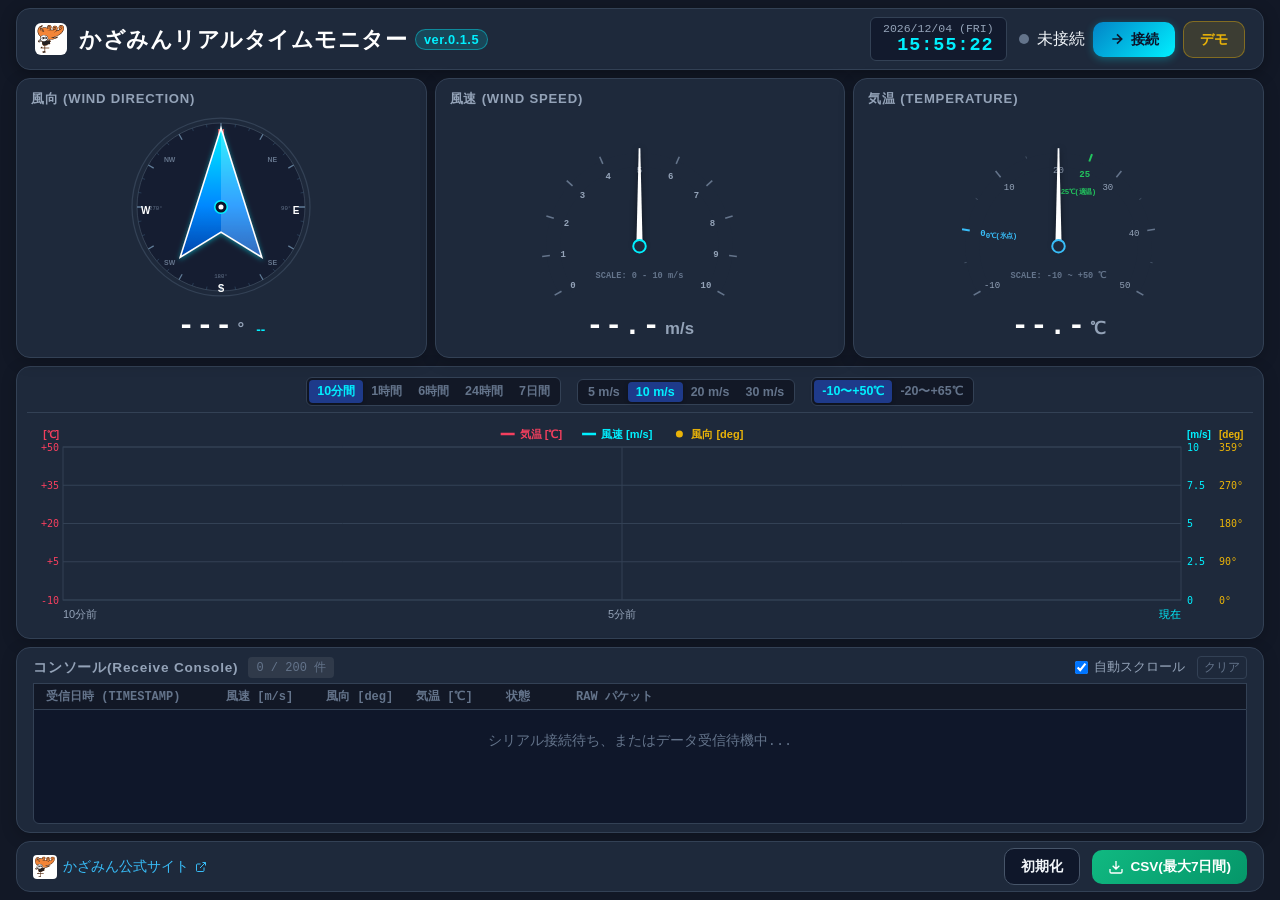
<file: ver.0.1.5/index.html>
<!DOCTYPE html>
<html lang="ja">
<head>
  <meta charset="UTF-8">
  <meta name="viewport" content="width=device-width, initial-scale=1.0, maximum-scale=1.0, user-scalable=no">
  <title>かざみんリアルタイムモニター ver.0.1.5</title>
  <meta name="description" content="超音波風向風速計 かざみん (KZM100A/KZM100LR) Web Serial API リアルタイム計測モニター">
  <meta name="theme-color" content="#131f3d">
  <!-- PWA Manifest -->
  <link rel="manifest" href="./manifest.json">
  <!-- ファビコン (SVG) -->
  <link rel="icon" type="image/svg+xml" href="[data-uri]">
  <style>
/**
 * main.css
 * かざみんリアルタイムモニター (Web Serial Monitor) スタイルシート
 */

:root {
  --bg-primary: #121826;
  --bg-card: #1e293b;
  --bg-card-hover: #27354a;
  --bg-input: #0f172a;
  --border-color: #334155;
  --border-light: #475569;

  --text-primary: #f1f5f9;
  --text-secondary: #94a3b8;
  --text-muted: #64748b;

  --accent-cyan: #00f0ff;
  --accent-blue: #38bdf8;
  --accent-green: #22c55e;
  --accent-yellow: #eab308;
  --accent-red: #ef4444;

  --font-family: -apple-system, BlinkMacSystemFont, "Segoe UI", Roboto, "Helvetica Neue", Arial, sans-serif;
  --font-mono: ui-monospace, SFMono-Regular, Menlo, Monaco, Consolas, "Liberation Mono", "Courier New", monospace;

  --radius-sm: 6px;
  --radius-md: 10px;
  --radius-lg: 14px;
}

* {
  box-sizing: border-box;
  margin: 0;
  padding: 0;
}

body {
  background-color: var(--bg-primary);
  color: var(--text-primary);
  font-family: var(--font-family);
  min-height: 100vh;
  display: flex;
  flex-direction: column;
  overflow-x: hidden;
  -webkit-font-smoothing: antialiased;
}

/* アプリケーション全体コンテナ */
.app-container {
  display: flex;
  flex-direction: column;
  min-height: 100vh;
  width: 100%;
  max-width: 100%;
  margin: 0;
  padding: 8px 16px;
  gap: 8px;
  box-sizing: border-box;
}

/* ヘッダーエリア */
.app-header {
  display: flex;
  align-items: center;
  justify-content: space-between;
  flex-wrap: wrap;
  gap: 10px;
  background-color: var(--bg-card);
  border: 1px solid var(--border-color);
  border-radius: var(--radius-lg);
  padding: 8px 18px;
  box-shadow: 0 4px 16px rgba(0, 0, 0, 0.3);
  flex-shrink: 0;
}

.header-brand {
  display: flex;
  align-items: center;
  gap: 12px;
}

.header-logo {
  width: 32px;
  height: 32px;
  background-color: #ffffff;
  border-radius: var(--radius-sm);
  padding: 2px;
  box-sizing: border-box;
  display: block;
  flex-shrink: 0;
}

.header-title {
  font-size: 1.4rem;
  font-weight: 700;
  letter-spacing: 0.5px;
  color: #ffffff;
  display: flex;
  align-items: center;
  gap: 8px;
}

.header-version {
  font-size: 0.8rem;
  padding: 2px 8px;
  background-color: rgba(0, 240, 255, 0.15);
  color: var(--accent-cyan);
  border: 1px solid rgba(0, 240, 255, 0.4);
  border-radius: 9999px;
  font-weight: 600;
}

.header-controls {
  display: flex;
  align-items: center;
  gap: 12px;
  flex-wrap: wrap;
}

/* デジタル時計 */
.digital-clock-widget {
  display: flex;
  flex-direction: column;
  align-items: flex-end;
  background-color: rgba(15, 23, 42, 0.8);
  padding: 4px 12px;
  border-radius: var(--radius-sm);
  border: 1px solid var(--border-color);
}

.clock-date {
  font-size: 0.72rem;
  color: var(--text-secondary);
  font-family: var(--font-mono);
}

.clock-time {
  font-size: 1.15rem;
  font-weight: 700;
  color: var(--accent-cyan);
  font-family: var(--font-mono);
  letter-spacing: 1px;
}

/* 接続ボタン & デモモード */
.serial-controls {
  display: flex;
  align-items: center;
  gap: 8px;
}

.btn {
  padding: 8px 16px;
  font-size: 0.9rem;
  font-weight: 600;
  border-radius: var(--radius-md);
  border: none;
  cursor: pointer;
  transition: all 0.2s ease;
  display: inline-flex;
  align-items: center;
  justify-content: center;
  gap: 6px;
}

.btn-primary {
  background: linear-gradient(135deg, #0284c7, #00f0ff);
  color: #0b1329;
  box-shadow: 0 2px 8px rgba(0, 240, 255, 0.3);
}

.btn-primary:hover {
  filter: brightness(1.1);
  transform: translateY(-1px);
}

.btn-danger {
  background: linear-gradient(135deg, #dc2626, #ef4444);
  color: #ffffff;
  box-shadow: 0 2px 8px rgba(239, 68, 68, 0.3);
}

.btn-danger:hover {
  filter: brightness(1.1);
  transform: translateY(-1px);
}

.btn-secondary {
  background-color: var(--bg-input);
  color: var(--text-primary);
  border: 1px solid var(--border-light);
}

.btn-secondary:hover {
  background-color: var(--bg-card-hover);
  border-color: var(--accent-cyan);
}

.btn-demo {
  background-color: rgba(234, 179, 8, 0.15);
  color: var(--accent-yellow);
  border: 1px solid rgba(234, 179, 8, 0.4);
}

.btn-demo.active {
  background: linear-gradient(135deg, #ca8a04, #eab308);
  color: #0b1329;
  font-weight: 700;
}

.connection-status-dot {
  width: 10px;
  height: 10px;
  border-radius: 50%;
  background-color: var(--text-muted);
  display: inline-block;
  margin-right: 4px;
}

.connection-status-dot.connected {
  background-color: var(--accent-green);
  box-shadow: 0 0 8px var(--accent-green);
}

.connection-status-dot.demo {
  background-color: var(--accent-yellow);
  box-shadow: 0 0 8px var(--accent-yellow);
}

/* メインコンテンツレイアウト */
.app-main {
  display: flex;
  flex-direction: column;
  gap: 8px;
  flex: 1;
  min-height: 0;
}

/* 上段: 3連メーターパネル */
.gauges-section {
  display: grid;
  grid-template-columns: repeat(3, 1fr);
  gap: 8px;
  align-items: stretch;
  flex: none;
  min-height: 280px;
}

#gauge-dir-container,
#gauge-speed-container,
#gauge-temp-container {
  height: 100%;
  display: flex;
  flex-direction: column;
  min-height: 0;
}

.gauge-card {
  background-color: var(--bg-card);
  border: 1px solid var(--border-color);
  border-radius: var(--radius-lg);
  padding: 10px 14px;
  display: flex;
  flex-direction: column;
  justify-content: space-between;
  box-shadow: 0 4px 16px rgba(0, 0, 0, 0.2);
  height: 280px;
  position: relative;
  overflow: hidden;
}

.gauge-header {
  display: flex;
  justify-content: space-between;
  align-items: center;
  margin-bottom: 4px;
  min-height: 20px;
  flex-shrink: 0;
}

.gauge-title {
  font-size: 0.82rem;
  font-weight: 700;
  color: var(--text-secondary);
  letter-spacing: 0.8px;
}

.gauge-badge {
  font-size: 0.72rem;
  font-weight: 700;
  padding: 2px 6px;
  border-radius: 4px;
  background-color: var(--accent-red);
  color: #ffffff;
  animation: pulse-badge 1s infinite alternate;
}

@keyframes pulse-badge {
  from { opacity: 0.7; }
  to { opacity: 1; transform: scale(1.05); }
}

.gauge-body {
  flex: 1;
  display: flex;
  align-items: center;
  justify-content: center;
  position: relative;
  min-height: 180px;
  max-height: 200px;
}

.gauge-footer {
  margin-top: 4px;
  text-align: center;
  min-height: 42px;
  display: flex;
  flex-direction: column;
  justify-content: center;
  align-items: center;
  flex-shrink: 0;
}

.gauge-value-display {
  display: flex;
  align-items: baseline;
  justify-content: center;
  gap: 4px;
}

.value-number {
  font-size: 1.85rem;
  font-weight: 800;
  font-family: var(--font-mono);
  color: #ffffff;
  letter-spacing: 1px;
}

.value-number.error-text {
  color: var(--accent-red);
  animation: pulse-badge 0.8s infinite alternate;
}

.value-unit {
  font-size: 1.05rem;
  font-weight: 600;
  color: var(--text-secondary);
}

.value-sub {
  font-size: 0.85rem;
  color: var(--accent-cyan);
  margin-left: 8px;
  font-weight: 600;
}

/* コンパス SVG */
.compass-svg {
  height: 100%;
  min-height: 180px;
  max-height: 200px;
  width: auto;
  max-width: 100%;
}

.compass-outer-ring {
  fill: none;
  stroke: var(--border-color);
  stroke-width: 2;
}

.compass-inner-ring {
  fill: rgba(15, 23, 42, 0.6);
  stroke: var(--border-light);
  stroke-width: 1;
}

.compass-label {
  fill: var(--text-secondary);
  text-anchor: middle;
  dominant-baseline: central;
  font-weight: 700;
}

.compass-label.major-label {
  font-size: 16px;
  fill: #ffffff;
}

.compass-label.label-n {
  fill: var(--accent-red);
}

.compass-label.minor-label {
  font-size: 11px;
  fill: var(--text-muted);
}

.compass-deg-label {
  font-size: 9px;
  fill: var(--text-muted);
  text-anchor: middle;
  font-family: var(--font-mono);
}

/* スピードメーター SVG */
.speed-svg {
  height: 100%;
  min-height: 180px;
  max-height: 200px;
  width: auto;
  max-width: 100%;
}

.speed-arc-track {
  fill: none;
  stroke: #1e293b;
  stroke-width: 18;
  stroke-linecap: round;
}

.speed-arc-fill {
  fill: none;
  stroke-width: 18;
  stroke-linecap: round;
  transition: stroke-dashoffset 0.4s ease;
}

.speed-arc-mask {
  fill: none;
  stroke: #ffffff;
  stroke-width: 18;
  stroke-linecap: round;
  transition: stroke-dashoffset 0.4s cubic-bezier(0.2, 0.8, 0.2, 1);
}

.speed-arc-seg {
  fill: none;
  stroke-width: 18;
  stroke-linecap: butt;
}

.speed-arc-error {
  fill: none;
  stroke-width: 18;
  stroke-linecap: round;
}

.speed-tick-text {
  font-size: 11.5px;
  font-weight: 600;
  fill: var(--text-secondary);
  font-family: var(--font-mono);
}

.speed-scale-indicator {
  font-size: 11px;
  font-weight: 600;
  fill: var(--text-muted);
  text-anchor: middle;
  font-family: var(--font-mono);
}

/* 温度計 SVG・スタイル */
.temp-svg {
  height: 100%;
  min-height: 180px;
  max-height: 200px;
  width: auto;
  max-width: 100%;
}

.temp-arc-track {
  fill: none;
  stroke: #1e293b;
  stroke-width: 18;
  stroke-linecap: round;
}

.temp-arc-mask {
  fill: none;
  stroke: #ffffff;
  stroke-width: 18;
  stroke-linecap: round;
  transition: stroke-dashoffset 0.4s cubic-bezier(0.2, 0.8, 0.2, 1);
}

.temp-arc-seg {
  fill: none;
  stroke-width: 18;
  stroke-linecap: butt;
}

.temp-tick-text {
  font-size: 11.5px;
  font-weight: 600;
  fill: var(--text-secondary);
  font-family: var(--font-mono);
}

.temp-scale-indicator {
  font-size: 11px;
  font-weight: 600;
  fill: var(--text-muted);
  text-anchor: middle;
  font-family: var(--font-mono);
}

.temp-highlight-mark text {
  font-family: var(--font-mono);
  letter-spacing: -0.5px;
}

/* 中段: 時間軸グラフパネル */
.chart-section {
  background-color: var(--bg-card);
  border: 1px solid var(--border-color);
  border-radius: var(--radius-lg);
  padding: 10px 10px;
  box-shadow: 0 4px 16px rgba(0, 0, 0, 0.2);
  display: flex;
  flex-direction: column;
  flex: 1.35;
  min-height: 0;
}

.chart-panel {
  display: flex;
  flex-direction: column;
  flex: 1;
  min-height: 0;
}

.chart-controls-bar {
  display: flex;
  align-items: center;
  justify-content: center;
  flex-wrap: wrap;
  gap: 16px;
  margin-bottom: 6px;
  padding-bottom: 6px;
  border-bottom: 1px solid var(--border-color);
  flex-shrink: 0;
}

.control-group {
  display: flex;
  align-items: center;
  gap: 8px;
  flex-wrap: wrap;
}

.control-label {
  font-size: 0.8rem;
  color: var(--text-secondary);
  font-weight: 600;
}

.btn-group {
  display: inline-flex;
  background-color: var(--bg-primary);
  border-radius: var(--radius-sm);
  padding: 2px;
  border: 1px solid var(--border-color);
}

.btn-scale {
  background: none;
  border: none;
  color: var(--text-muted);
  padding: 3px 8px;
  font-size: 0.78rem;
  font-weight: 600;
  border-radius: 4px;
  cursor: pointer;
  transition: all 0.2s ease;
}

.btn-scale:hover {
  color: var(--text-primary);
}

.btn-scale.active {
  background-color: #1e3a8a;
  color: var(--accent-cyan);
  box-shadow: 0 1px 4px rgba(0, 0, 0, 0.3);
}

.chart-canvas-wrapper {
  width: 100%;
  position: relative;
  flex: 1;
  min-height: 160px;
  height: auto;
}

#time-series-canvas {
  position: absolute;
  top: 0;
  left: 0;
  width: 100%;
  height: 100%;
  display: block;
}

/* 下段: 受信コンソール & CSV出力 */
.bottom-section {
  display: flex;
  flex-direction: column;
  flex: 1;
  min-height: 0;
}

#console-container {
  display: flex;
  flex-direction: column;
  flex: 1;
  height: 100%;
  min-height: 0;
}

.console-card {
  background-color: var(--bg-card);
  border: 1px solid var(--border-color);
  border-radius: var(--radius-lg);
  padding: 8px 16px;
  box-shadow: 0 4px 16px rgba(0, 0, 0, 0.2);
  display: flex;
  flex-direction: column;
  flex: 1;
  min-height: 0;
}

.console-header {
  display: flex;
  justify-content: space-between;
  align-items: center;
  margin-bottom: 4px;
  flex-wrap: wrap;
  gap: 8px;
  flex-shrink: 0;
}

.console-title-area {
  display: flex;
  align-items: center;
  gap: 10px;
}

.console-title {
  font-size: 0.85rem;
  font-weight: 700;
  color: var(--text-secondary);
  letter-spacing: 0.8px;
}

.console-count-badge {
  font-size: 0.75rem;
  background-color: rgba(255, 255, 255, 0.08);
  padding: 2px 8px;
  border-radius: 4px;
  color: var(--text-muted);
  font-family: var(--font-mono);
}

.console-actions {
  display: flex;
  align-items: center;
  gap: 12px;
}

.auto-scroll-label {
  font-size: 0.8rem;
  color: var(--text-secondary);
  display: flex;
  align-items: center;
  gap: 6px;
  cursor: pointer;
}

.btn-clear-console {
  background: none;
  border: 1px solid var(--border-color);
  color: var(--text-muted);
  padding: 2px 6px;
  font-size: 0.75rem;
  border-radius: 4px;
  cursor: pointer;
}

.btn-clear-console:hover {
  color: var(--text-primary);
  border-color: var(--border-light);
}

.console-table-header {
  display: grid;
  grid-template-columns: 180px 100px 90px 90px 70px 1fr;
  padding: 4px 12px;
  background-color: var(--bg-primary);
  border: 1px solid var(--border-color);
  border-bottom: none;
  font-size: 0.75rem;
  font-weight: 700;
  color: var(--text-muted);
  font-family: var(--font-mono);
  flex-shrink: 0;
}

.console-body {
  flex: 1;
  min-height: 65px;
  height: auto;
  overflow-y: auto;
  background-color: #0f172a;
  border: 1px solid var(--border-color);
  border-radius: 0 0 var(--radius-sm) var(--radius-sm);
  padding: 2px 0;
  font-family: var(--font-mono);
  font-size: 0.82rem;
}

.console-placeholder {
  color: var(--text-muted);
  padding: 20px;
  text-align: center;
  font-size: 0.85rem;
}

.console-row {
  display: grid;
  grid-template-columns: 180px 100px 90px 90px 70px 1fr;
  padding: 3px 12px;
  border-bottom: 1px solid rgba(255, 255, 255, 0.03);
  align-items: center;
  transition: background-color 0.1s ease;
}

.console-row:hover {
  background-color: rgba(255, 255, 255, 0.04);
}

.console-row.row-error {
  background-color: rgba(239, 68, 68, 0.15);
  color: #fca5a5;
}

.col-speed.val-error {
  color: var(--accent-red);
  font-weight: 700;
}

.badge-ok {
  color: var(--accent-green);
  font-weight: 700;
}

.badge-err {
  color: var(--accent-red);
  font-weight: 700;
}

.col-raw {
  color: var(--text-muted);
  overflow: hidden;
  text-overflow: ellipsis;
  white-space: nowrap;
}

/* フッターエリア */
.app-footer {
  display: flex;
  align-items: center;
  justify-content: space-between;
  flex-wrap: wrap;
  gap: 8px;
  padding: 6px 16px;
  background-color: var(--bg-card);
  border: 1px solid var(--border-color);
  border-radius: var(--radius-lg);
  margin-top: 0;
  flex-shrink: 0;
}

.footer-left {
  display: flex;
  align-items: center;
  gap: 16px;
}

.footer-link {
  color: var(--accent-blue);
  text-decoration: none;
  font-size: 0.85rem;
  display: flex;
  align-items: center;
  gap: 6px;
  transition: color 0.2s;
}

.footer-link:hover {
  color: var(--accent-cyan);
  text-decoration: underline;
}

.footer-logo {
  width: 24px;
  height: 24px;
  background-color: #ffffff;
  border-radius: 4px;
  padding: 1.5px;
  box-sizing: border-box;
  display: inline-block;
  vertical-align: middle;
  flex-shrink: 0;
}

.footer-right {
  display: flex;
  align-items: center;
  gap: 12px;
}

.btn-csv {
  background: linear-gradient(135deg, #10b981, #059669);
  color: #ffffff;
  padding: 8px 16px;
  font-size: 0.85rem;
}

.btn-csv:hover {
  filter: brightness(1.1);
}

/* 16:9 大画面およびデスクトップ表示（全画面表示最適化） */
@media (min-width: 901px) and (min-height: 800px) {
  body {
    height: 100vh;
    overflow: hidden;
  }
  .app-container {
    height: 100vh;
    max-height: 100vh;
    overflow: hidden;
  }
}

/* タブレット・中画面対応 */
@media (max-width: 900px) {
  body {
    overflow-y: auto;
  }
  .app-container {
    height: auto;
    min-height: 100vh;
    padding: 10px 12px;
    gap: 12px;
  }
  .gauges-section {
    grid-template-columns: 1fr;
    flex: none;
  }
  .gauge-card {
    height: 280px;
    min-height: 280px;
  }
  .gauge-body {
    min-height: 180px;
    max-height: 200px;
  }
  .compass-svg, .speed-svg, .temp-svg {
    max-height: 200px;
  }
  .chart-section {
    flex: none;
    height: auto;
  }
  .chart-canvas-wrapper {
    height: 360px;
    min-height: 360px;
  }
  #time-series-canvas {
    position: relative;
    height: 360px;
  }
  .bottom-section {
    flex: none;
    height: auto;
  }
  .console-body {
    height: 180px;
    flex: none;
  }
}

/* スマホ対応 */
@media (max-width: 680px) {
  .app-header {
    flex-direction: column;
    align-items: flex-start;
  }
  .header-controls {
    width: 100%;
    justify-content: space-between;
  }
  .chart-canvas-wrapper {
    height: 320px;
    min-height: 320px;
  }
  #time-series-canvas {
    height: 320px;
  }
  .console-table-header, .console-row {
    grid-template-columns: 120px 70px 60px 60px 50px 1fr;
    font-size: 0.72rem;
  }
  .app-footer {
    flex-direction: column;
    align-items: flex-start;
  }
}

/* 画面高さが小さい場合のスクロール許可 */
@media (max-height: 799px) and (min-width: 901px) {
  body {
    overflow-y: auto;
  }
  .app-container {
    height: auto;
    min-height: 100vh;
  }
  .gauge-card {
    height: 280px;
    min-height: 280px;
  }
  .chart-canvas-wrapper {
    min-height: 240px;
    height: 240px;
  }
  #time-series-canvas {
    position: relative;
    height: 240px;
  }
  .console-body {
    min-height: 120px;
    height: 120px;
  }
}
  </style>
  <script>
    window.onerror = function(msg, url, lineNo, columnNo, error) {
      console.error('[Kazamin Monitor] Unhandled Error:', msg, 'at', url + ':' + lineNo, error);
      return false;
    };
    window.addEventListener('unhandledrejection', function(event) {
      console.error('[Kazamin Monitor] Unhandled Promise Rejection:', event.reason);
    });
  </script>
</head>
<body>
  <!-- かざみん アイコンシンボル定義 (スタンドアロン単一ファイル配信用) -->
  <svg style="display: none;" xmlns="http://www.w3.org/2000/svg">
    <symbol id="kazamin-icon" viewBox="0 0 562 562">
      <path d="M0 0 C8.23898198 6.1102498 13.15113702 15.25733408 15.375 25.1875 C18.17293761 43.38851682 11.66185852 61.69225311 1.61328125 76.73046875 C1.08089844 77.47941406 0.54851562 78.22835937 0 79 C-0.52207031 79.75925781 -1.04414063 80.51851563 -1.58203125 81.30078125 C-2.04996094 81.86152344 -2.51789063 82.42226562 -3 83 C-3.66 83 -4.32 83 -5 83 C-5.99 84.98 -5.99 84.98 -7 87 C-3.12420376 87.90892567 0.47618839 88.12881615 4.453125 88.1328125 C6.33028198 88.13583374 6.33028198 88.13583374 8.24536133 88.13891602 C9.58024269 88.13482954 10.91512244 88.13018074 12.25 88.125 C12.92340424 88.12378143 13.59680847 88.12256287 14.2906189 88.12130737 C27.59476472 88.09295808 40.78878965 87.68142677 54 86 C54.22101175 83.85381922 54.22101175 83.85381922 52.42578125 82.22265625 C51.72839844 81.50980469 51.03101563 80.79695313 50.3125 80.0625 C44.73725627 73.93368597 40.54867515 66.41301899 40 58 C39.94972656 57.360625 39.89945312 56.72125 39.84765625 56.0625 C39.29661774 43.71923746 43.81383316 31.71010236 51.6875 22.3125 C61.14539004 12.28784502 72.47433587 6.77731902 86.2265625 5.76171875 C99.30136912 5.476177 109.63999243 8.958204 120 17 C131.46750941 27.31672062 136.68075178 40.82993521 138.3125 55.8828125 C139.05251987 72.48700842 133.2145541 88.86818235 125 103 C145.21273815 98.82563016 164.60836976 92.39572414 183 83 C179.82460444 79.57421051 179.82460444 79.57421051 176 77 C176 76.34 176 75.68 176 75 C175.4121875 74.76023437 174.824375 74.52046875 174.21875 74.2734375 C168.35827926 70.90985746 164.92804126 63.54076481 162.5625 57.4375 C159.49637875 47.13745633 159.43565639 35.40799173 163.74609375 25.48046875 C164.15988281 24.66191406 164.57367188 23.84335937 165 23 C165.42410156 22.15050781 165.84820312 21.30101563 166.28515625 20.42578125 C173.77134967 6.80883333 186.00811988 -1.44173022 200.4375 -6.5 C213.4456579 -10.0649641 225.92722852 -8.32079729 238.0625 -2.875 C251.86591648 4.48682212 259.04949265 16.25483319 264.0546875 30.640625 C271.90907654 58.55291662 260.91181209 90.08070688 248.16894531 114.81933594 C242.54363884 125.31332871 235.40022624 134.7081788 228 144 C227.28457031 144.94746094 226.56914062 145.89492187 225.83203125 146.87109375 C225.22746094 147.57363281 224.62289063 148.27617187 224 149 C223.34 149 222.68 149 222 149 C221.74734375 149.57621094 221.4946875 150.15242187 221.234375 150.74609375 C216.48629574 159.41584606 206.65745489 165.65891115 198.90332031 171.54980469 C196.99621206 173.00288614 195.10316818 174.47292961 193.2109375 175.9453125 C183.94035355 183.09787594 174.30503556 189.49454169 164.31103516 195.59033203 C162.82825182 196.49478914 161.34847027 197.40419666 159.87255859 198.31982422 C128.10528785 218.01628934 92.55238331 230.61115584 57.13745117 241.99121094 C55.08816705 242.65012013 53.04214447 243.31928518 51 244 C66.81666216 246.26474146 82.42447075 245.36376336 98 242 C98.66273926 241.86078125 99.32547852 241.7215625 100.00830078 241.578125 C112.93574511 238.80176112 125.84672913 234.69239506 137.91015625 229.26953125 C141.24187645 227.90061966 142.64815784 227.81699688 146 229 C147 230 147 230 147.55078125 232.67578125 C146.93097948 236.41657068 146.55183462 236.78163559 143.73046875 239.04296875 C142.23270952 240.11468065 140.71686133 241.16138938 139.1875 242.1875 C138.37434326 242.74993408 137.56118652 243.31236816 136.72338867 243.8918457 C85.24555433 278.96633903 22.9675512 290.67405003 -38.30175781 281.43652344 C-44.24403011 280.47517862 -50.136002 279.36439557 -56 278 C-56.2578125 278.89332031 -56.515625 279.78664063 -56.78125 280.70703125 C-57.99164501 283.97742546 -59.29939669 286.01600488 -61.5 288.6875 C-63.45970464 291.09145971 -65.27642504 293.41463756 -67 296 C-67.66 296 -68.32 296 -69 296 C-69.268125 296.639375 -69.53625 297.27875 -69.8125 297.9375 C-71 300 -71 300 -74 301 C-74 301.66 -74 302.32 -74 303 C-74.66 303.33 -75.32 303.66 -76 304 C-66.76725725 304.58027014 -58.9035965 303.99434603 -50 301.5 C-33.91275291 297.08702413 -20.09514142 298.0970253 -5.0625 305.9375 C4.78739909 311.64612765 4.78739909 311.64612765 7.0625 316.0625 C6.97165795 318.8786037 5.88810175 319.94281451 4 322 C1.4765625 323.0546875 1.4765625 323.0546875 -1.375 323.875 C-6.75412743 325.70830895 -9.08089266 327.10343285 -12 332 C-14.96395159 338.75780962 -13.41739754 343.20722348 -11.04296875 350.046875 C-10.69878906 351.02140625 -10.35460937 351.9959375 -10 353 C-8.64083042 357.45642874 -8.84583593 361.49633882 -10 366 C-15.73231253 373.81678981 -25.8701315 376.42540059 -34.9453125 378.45703125 C-39.79805374 379.3138684 -43.77048586 378.32110703 -48.3515625 376.6015625 C-51.9962947 375.77370297 -53.70471357 376.24605722 -57 378 C-58.58199929 380.43429411 -59.73413036 382.50618559 -60.875 385.125 C-61.18179688 385.78371094 -61.48859375 386.44242187 -61.8046875 387.12109375 C-62.55498855 388.73893038 -63.28006225 390.3684251 -64 392 C-64.66 392 -65.32 392 -66 392 C-66.33 392.99 -66.66 393.98 -67 395 C-69.546875 396.5703125 -69.546875 396.5703125 -72.75 398.125 C-73.79671875 398.64320313 -74.8434375 399.16140625 -75.921875 399.6953125 C-81.58609688 402.09613751 -86.7530628 402.15502198 -92.8125 402.125 C-93.58142578 402.12886719 -94.35035156 402.13273437 -95.14257812 402.13671875 C-100.17944806 402.1282177 -105.01409716 401.71633268 -110 401 C-111.24551699 405.81398781 -111.12689044 410.52346887 -111.09765625 415.45703125 C-111.0962413 416.35999435 -111.09482635 417.26295746 -111.09336853 418.19328308 C-111.08778823 421.06638963 -111.07523934 423.93941716 -111.0625 426.8125 C-111.05748245 428.76497283 -111.05291999 430.71744689 -111.04882812 432.66992188 C-111.03782525 437.44664485 -111.02057418 442.22330904 -111 447 C-110.00663635 446.99111755 -109.01327271 446.98223511 -107.98980713 446.9730835 C-98.63164962 446.89202258 -89.27356327 446.83204664 -79.91513443 446.79275131 C-75.10375596 446.77187 -70.29266075 446.74354246 -65.48144531 446.69824219 C-60.83895837 446.65480378 -56.19674399 446.63086699 -51.55406952 446.62049103 C-49.78220071 446.61309604 -48.01034693 446.59865537 -46.23859406 446.57707977 C-43.75801779 446.54807185 -41.27856996 446.54404281 -38.79785156 446.54589844 C-38.06417358 446.53151733 -37.33049561 446.51713623 -36.57458496 446.50231934 C-33.13007132 446.53022876 -31.30072081 446.77578163 -28.50482178 448.8604126 C-27 451 -27 451 -27.125 453.6875 C-28 456 -28 456 -30 457 C-32.5622268 457.12226853 -35.09908818 457.18565577 -37.66259766 457.20532227 C-38.45292892 457.21522186 -39.24326019 457.22512146 -40.05754089 457.23532104 C-42.6763507 457.26697122 -45.29517866 457.29170733 -47.9140625 457.31640625 C-49.72724892 457.33697274 -51.54043052 457.35796913 -53.35360718 457.37937927 C-58.13098242 457.43463142 -62.90840115 457.48402682 -67.68585205 457.53222656 C-73.41527068 457.59123999 -79.14460964 457.65748523 -84.8739624 457.72252655 C-93.58259304 457.82057561 -102.29127425 457.90940458 -111 458 C-111 480.11 -111 502.22 -111 525 C-108.69 526.32 -106.38 527.64 -104 529 C-102.56695936 531.86608129 -102.69355845 533.81300783 -103 537 C-105.72096784 541.94243434 -108.60491276 544.41190252 -113.4375 547.25 C-115.10619141 548.24773437 -115.10619141 548.24773437 -116.80859375 549.265625 C-122.82911009 552.53748455 -127.28282673 553.38825298 -134.0625 553.4375 C-134.86494141 553.47037109 -135.66738281 553.50324219 -136.49414062 553.53710938 C-138.7728719 553.55791107 -140.77620985 553.50171217 -143 553 C-145.55859375 550.59765625 -145.55859375 550.59765625 -147 548 C-147 547.34 -147 546.68 -147 546 C-147.680625 546.226875 -148.36125 546.45375 -149.0625 546.6875 C-152.98783202 547.10508851 -155.85524116 546.31013091 -159 544 C-161.62385212 540.51687468 -162.84745919 537.11136879 -163.4375 532.8125 C-162.91265031 529.4384663 -162.11920656 527.68432831 -160 525 C-155.70165055 521.73172838 -151.58321517 519.97687165 -146.375 518.75 C-145.67785889 518.58161621 -144.98071777 518.41323242 -144.26245117 518.23974609 C-136.08563809 516.3927351 -128.87750634 515.84899747 -121 519 C-121 498.54 -121 478.08 -121 457 C-126.59582031 457.05800781 -132.19164062 457.11601562 -137.95703125 457.17578125 C-141.49807578 457.20132331 -145.03900705 457.22539231 -148.58007812 457.24414062 C-154.20312021 457.27405283 -159.82575599 457.30947117 -165.44848633 457.37719727 C-169.98076012 457.4314483 -174.51259836 457.46140586 -179.04517174 457.47438622 C-180.77602689 457.48363861 -182.50685769 457.50170637 -184.23752785 457.52865028 C-186.65863531 457.56485067 -189.07793387 457.56994941 -191.49926758 457.56762695 C-192.21783936 457.58560333 -192.93641113 457.60357971 -193.67675781 457.62210083 C-195.67805481 457.60127258 -195.67805481 457.60127258 -199 457 C-200.96879578 454.46452332 -200.96879578 454.46452332 -202 452 C-200.01966068 448.46624164 -197.9154667 445.65926699 -195.05859375 442.79296875 C-194.31029297 442.04208984 -193.56199219 441.29121094 -192.79101562 440.51757812 C-192.01435547 439.74865234 -191.23769531 438.97972656 -190.4375 438.1875 C-189.26670898 437.00510742 -189.26670898 437.00510742 -188.07226562 435.79882812 C-186.95174805 434.68217773 -186.95174805 434.68217773 -185.80859375 433.54296875 C-185.12595459 432.86258545 -184.44331543 432.18220215 -183.73999023 431.48120117 C-182 430 -182 430 -180 430 C-179.67 429.01 -179.34 428.02 -179 427 C-176.6875 426.375 -176.6875 426.375 -174 426 C-171 428 -171 428 -170.48828125 429.8125 C-170.43027344 430.534375 -170.37226563 431.25625 -170.3125 432 C-170.24675781 432.70125 -170.18101562 433.4025 -170.11328125 434.125 C-169.94430483 438.41350505 -170 442.70816722 -170 447 C-154.16 447 -138.32 447 -122 447 C-121.67 432.48 -121.34 417.96 -121 403 C-125.95 403.66 -130.9 404.32 -136 405 C-144.51288591 405 -148.9943489 403.92630421 -155.5625 398.5625 C-166.93167243 387.76178619 -170.53455496 373.36047139 -171.875 358.25 C-172.3922153 346.07739814 -171.19583838 333.75852772 -168 322 C-173.93715246 320.23873946 -177.49508858 322.13283635 -182.8125 324.625 C-199.00453027 331.81203845 -220.02753736 339.96926017 -237.8125 334.8125 C-243.22645129 332.75959078 -245.9927996 329.74581403 -248.875 324.75 C-250.27941612 320.06861292 -250.41756367 316.68107564 -249 312 C-246.52085462 307.12536139 -244.18339863 303.14756863 -239 301 C-239 300.34 -239 299.68 -239 299 C-229.86508609 292.2322203 -219.3120744 287.64352093 -209 283 C-209.2165625 282.01902344 -209.433125 281.03804688 -209.65625 280.02734375 C-213.44813028 262.01084907 -212.38424569 247.06477977 -205.2421875 230.125 C-203.87687098 227.25071385 -203.87687098 227.25071385 -204 225 C-205.68006144 223.49457477 -205.68006144 223.49457477 -207.875 221.9375 C-213.19566338 217.92174615 -218.12414999 213.54140543 -223 209 C-223.88558594 208.18789063 -223.88558594 208.18789063 -224.7890625 207.359375 C-226 206 -226 206 -226 204 C-226.66 204 -227.32 204 -228 204 C-249.99591449 177.89373785 -261.93610793 142.54801878 -261.25 108.45703125 C-259.18226616 79.86414927 -249.0588026 52.0228116 -229 31 C-226.73046875 29.69140625 -226.73046875 29.69140625 -225 29 C-225 28.34 -225 27.68 -225 27 C-218.04316596 20.92946419 -210.29590004 16.01905892 -202 12 C-200.60007812 11.32130859 -200.60007812 11.32130859 -199.171875 10.62890625 C-187.75976307 5.48735315 -171.15716466 0.56966246 -158.703125 3.875 C-156 5 -156 5 -154.8125 6.8125 C-155.04927912 9.57492309 -156.11759817 10.73888482 -158.13671875 12.5703125 C-163.36885336 16.58490635 -169.04732733 20.15672341 -175 23 C-175 23.66 -175 24.32 -175 25 C-175.66 25 -176.32 25 -177 25 C-177 25.66 -177 26.32 -177 27 C-178.875 29.125 -178.875 29.125 -181 31 C-181.66 31 -182.32 31 -183 31 C-183.26425781 31.57234375 -183.52851563 32.1446875 -183.80078125 32.734375 C-185.06551927 35.12378234 -186.54701292 37.10272629 -188.1875 39.25 C-192.97329585 45.94609251 -195.90651574 53.42143369 -199 61 C-198.30777344 60.56429687 -197.61554688 60.12859375 -196.90234375 59.6796875 C-184.43443928 52.09052826 -171.29144167 47.02844866 -157 44 C-156.29858887 43.84901855 -155.59717773 43.69803711 -154.87451172 43.54248047 C-130.68272958 38.61482017 -103.13344694 38.97547705 -79 44 C-78.30293945 44.14405273 -77.60587891 44.28810547 -76.88769531 44.43652344 C-73.23621715 45.20885047 -69.61065872 46.05546776 -66 47 C-66.144375 46.3709375 -66.28875 45.741875 -66.4375 45.09375 C-69.0217716 33.17738653 -68.4097446 22.50822781 -62.25 11.6875 C-55.55488977 1.42276097 -47.16654871 -4.0818468 -35.45703125 -7.421875 C-22.35554293 -10.50457813 -11.17040858 -6.95567982 0 0 Z M-181 443 C-181.99 443.99 -182.98 444.98 -184 446 C-183.67 446.66 -183.34 447.32 -183 448 C-182.01 447.67 -181.02 447.34 -180 447 C-180.33 445.68 -180.66 444.36 -181 443 Z " transform="translate(274,9)" style="fill: #F38538;"/><path d="M0 0 C8.23898198 6.1102498 13.15113702 15.25733408 15.375 25.1875 C18.17293761 43.38851682 11.66185852 61.69225311 1.61328125 76.73046875 C1.08089844 77.47941406 0.54851562 78.22835937 0 79 C-0.52207031 79.75925781 -1.04414063 80.51851563 -1.58203125 81.30078125 C-2.04996094 81.86152344 -2.51789063 82.42226562 -3 83 C-3.66 83 -4.32 83 -5 83 C-5.99 84.98 -5.99 84.98 -7 87 C-3.12420376 87.90892567 0.47618839 88.12881615 4.453125 88.1328125 C6.33028198 88.13583374 6.33028198 88.13583374 8.24536133 88.13891602 C9.58024269 88.13482954 10.91512244 88.13018074 12.25 88.125 C12.92340424 88.12378143 13.59680847 88.12256287 14.2906189 88.12130737 C27.59476472 88.09295808 40.78878965 87.68142677 54 86 C54.22101175 83.85381922 54.22101175 83.85381922 52.42578125 82.22265625 C51.72839844 81.50980469 51.03101563 80.79695313 50.3125 80.0625 C44.73725627 73.93368597 40.54867515 66.41301899 40 58 C39.94972656 57.360625 39.89945312 56.72125 39.84765625 56.0625 C39.29661774 43.71923746 43.81383316 31.71010236 51.6875 22.3125 C61.14539004 12.28784502 72.47433587 6.77731902 86.2265625 5.76171875 C99.30136912 5.476177 109.63999243 8.958204 120 17 C131.46750941 27.31672062 136.68075178 40.82993521 138.3125 55.8828125 C139.05251987 72.48700842 133.2145541 88.86818235 125 103 C145.21273815 98.82563016 164.60836976 92.39572414 183 83 C179.82460444 79.57421051 179.82460444 79.57421051 176 77 C176 76.34 176 75.68 176 75 C175.4121875 74.76023437 174.824375 74.52046875 174.21875 74.2734375 C168.35827926 70.90985746 164.92804126 63.54076481 162.5625 57.4375 C159.49637875 47.13745633 159.43565639 35.40799173 163.74609375 25.48046875 C164.15988281 24.66191406 164.57367188 23.84335937 165 23 C165.42410156 22.15050781 165.84820312 21.30101563 166.28515625 20.42578125 C173.77134967 6.80883333 186.00811988 -1.44173022 200.4375 -6.5 C213.4456579 -10.0649641 225.92722852 -8.32079729 238.0625 -2.875 C251.86591648 4.48682212 259.04949265 16.25483319 264.0546875 30.640625 C271.90907654 58.55291662 260.91181209 90.08070688 248.16894531 114.81933594 C242.54363884 125.31332871 235.40022624 134.7081788 228 144 C227.28457031 144.94746094 226.56914062 145.89492187 225.83203125 146.87109375 C225.22746094 147.57363281 224.62289063 148.27617187 224 149 C223.34 149 222.68 149 222 149 C221.74734375 149.57621094 221.4946875 150.15242187 221.234375 150.74609375 C216.48629574 159.41584606 206.65745489 165.65891115 198.90332031 171.54980469 C196.99621206 173.00288614 195.10316818 174.47292961 193.2109375 175.9453125 C183.94035355 183.09787594 174.30503556 189.49454169 164.31103516 195.59033203 C162.82825182 196.49478914 161.34847027 197.40419666 159.87255859 198.31982422 C128.10528785 218.01628934 92.55238331 230.61115584 57.13745117 241.99121094 C55.08816705 242.65012013 53.04214447 243.31928518 51 244 C66.81666216 246.26474146 82.42447075 245.36376336 98 242 C98.66273926 241.86078125 99.32547852 241.7215625 100.00830078 241.578125 C112.93574511 238.80176112 125.84672913 234.69239506 137.91015625 229.26953125 C141.24187645 227.90061966 142.64815784 227.81699688 146 229 C147 230 147 230 147.55078125 232.67578125 C146.93097948 236.41657068 146.55183462 236.78163559 143.73046875 239.04296875 C142.23270952 240.11468065 140.71686133 241.16138938 139.1875 242.1875 C138.37434326 242.74993408 137.56118652 243.31236816 136.72338867 243.8918457 C85.24555433 278.96633903 22.9675512 290.67405003 -38.30175781 281.43652344 C-44.24403011 280.47517862 -50.136002 279.36439557 -56 278 C-56.2578125 278.89332031 -56.515625 279.78664063 -56.78125 280.70703125 C-57.99164501 283.97742546 -59.29939669 286.01600488 -61.5 288.6875 C-63.45970464 291.09145971 -65.27642504 293.41463756 -67 296 C-67.66 296 -68.32 296 -69 296 C-69.268125 296.639375 -69.53625 297.27875 -69.8125 297.9375 C-71 300 -71 300 -74 301 C-74 301.66 -74 302.32 -74 303 C-74.66 303.33 -75.32 303.66 -76 304 C-66.76725725 304.58027014 -58.9035965 303.99434603 -50 301.5 C-33.91275291 297.08702413 -20.09514142 298.0970253 -5.0625 305.9375 C4.78739909 311.64612765 4.78739909 311.64612765 7.0625 316.0625 C6.97165795 318.8786037 5.88810175 319.94281451 4 322 C1.4765625 323.0546875 1.4765625 323.0546875 -1.375 323.875 C-6.75412743 325.70830895 -9.08089266 327.10343285 -12 332 C-14.96395159 338.75780962 -13.41739754 343.20722348 -11.04296875 350.046875 C-10.69878906 351.02140625 -10.35460937 351.9959375 -10 353 C-8.64083042 357.45642874 -8.84583593 361.49633882 -10 366 C-15.73231253 373.81678981 -25.8701315 376.42540059 -34.9453125 378.45703125 C-39.79805374 379.3138684 -43.77048586 378.32110703 -48.3515625 376.6015625 C-51.9962947 375.77370297 -53.70471357 376.24605722 -57 378 C-58.58199929 380.43429411 -59.73413036 382.50618559 -60.875 385.125 C-61.18179688 385.78371094 -61.48859375 386.44242187 -61.8046875 387.12109375 C-62.55498855 388.73893038 -63.28006225 390.3684251 -64 392 C-64.66 392 -65.32 392 -66 392 C-66.33 392.99 -66.66 393.98 -67 395 C-69.546875 396.5703125 -69.546875 396.5703125 -72.75 398.125 C-73.79671875 398.64320313 -74.8434375 399.16140625 -75.921875 399.6953125 C-81.58609688 402.09613751 -86.7530628 402.15502198 -92.8125 402.125 C-93.58142578 402.12886719 -94.35035156 402.13273437 -95.14257812 402.13671875 C-100.17944806 402.1282177 -105.01409716 401.71633268 -110 401 C-111.24551699 405.81398781 -111.12689044 410.52346887 -111.09765625 415.45703125 C-111.0962413 416.35999435 -111.09482635 417.26295746 -111.09336853 418.19328308 C-111.08778823 421.06638963 -111.07523934 423.93941716 -111.0625 426.8125 C-111.05748245 428.76497283 -111.05291999 430.71744689 -111.04882812 432.66992188 C-111.03782525 437.44664485 -111.02057418 442.22330904 -111 447 C-110.00663635 446.99111755 -109.01327271 446.98223511 -107.98980713 446.9730835 C-98.63164962 446.89202258 -89.27356327 446.83204664 -79.91513443 446.79275131 C-75.10375596 446.77187 -70.29266075 446.74354246 -65.48144531 446.69824219 C-60.83895837 446.65480378 -56.19674399 446.63086699 -51.55406952 446.62049103 C-49.78220071 446.61309604 -48.01034693 446.59865537 -46.23859406 446.57707977 C-43.75801779 446.54807185 -41.27856996 446.54404281 -38.79785156 446.54589844 C-38.06417358 446.53151733 -37.33049561 446.51713623 -36.57458496 446.50231934 C-33.13007132 446.53022876 -31.30072081 446.77578163 -28.50482178 448.8604126 C-27 451 -27 451 -27.125 453.6875 C-28 456 -28 456 -30 457 C-32.5622268 457.12226853 -35.09908818 457.18565577 -37.66259766 457.20532227 C-38.45292892 457.21522186 -39.24326019 457.22512146 -40.05754089 457.23532104 C-42.6763507 457.26697122 -45.29517866 457.29170733 -47.9140625 457.31640625 C-49.72724892 457.33697274 -51.54043052 457.35796913 -53.35360718 457.37937927 C-58.13098242 457.43463142 -62.90840115 457.48402682 -67.68585205 457.53222656 C-73.41527068 457.59123999 -79.14460964 457.65748523 -84.8739624 457.72252655 C-93.58259304 457.82057561 -102.29127425 457.90940458 -111 458 C-111 480.11 -111 502.22 -111 525 C-108.69 526.32 -106.38 527.64 -104 529 C-102.56695936 531.86608129 -102.69355845 533.81300783 -103 537 C-105.72096784 541.94243434 -108.60491276 544.41190252 -113.4375 547.25 C-115.10619141 548.24773437 -115.10619141 548.24773437 -116.80859375 549.265625 C-122.82911009 552.53748455 -127.28282673 553.38825298 -134.0625 553.4375 C-134.86494141 553.47037109 -135.66738281 553.50324219 -136.49414062 553.53710938 C-138.7728719 553.55791107 -140.77620985 553.50171217 -143 553 C-145.55859375 550.59765625 -145.55859375 550.59765625 -147 548 C-147 547.34 -147 546.68 -147 546 C-147.680625 546.226875 -148.36125 546.45375 -149.0625 546.6875 C-152.98783202 547.10508851 -155.85524116 546.31013091 -159 544 C-161.62385212 540.51687468 -162.84745919 537.11136879 -163.4375 532.8125 C-162.91265031 529.4384663 -162.11920656 527.68432831 -160 525 C-155.70165055 521.73172838 -151.58321517 519.97687165 -146.375 518.75 C-145.67785889 518.58161621 -144.98071777 518.41323242 -144.26245117 518.23974609 C-136.08563809 516.3927351 -128.87750634 515.84899747 -121 519 C-121 498.54 -121 478.08 -121 457 C-126.59582031 457.05800781 -132.19164062 457.11601562 -137.95703125 457.17578125 C-141.49807578 457.20132331 -145.03900705 457.22539231 -148.58007812 457.24414062 C-154.20312021 457.27405283 -159.82575599 457.30947117 -165.44848633 457.37719727 C-169.98076012 457.4314483 -174.51259836 457.46140586 -179.04517174 457.47438622 C-180.77602689 457.48363861 -182.50685769 457.50170637 -184.23752785 457.52865028 C-186.65863531 457.56485067 -189.07793387 457.56994941 -191.49926758 457.56762695 C-192.21783936 457.58560333 -192.93641113 457.60357971 -193.67675781 457.62210083 C-195.67805481 457.60127258 -195.67805481 457.60127258 -199 457 C-200.96879578 454.46452332 -200.96879578 454.46452332 -202 452 C-200.01966068 448.46624164 -197.9154667 445.65926699 -195.05859375 442.79296875 C-194.31029297 442.04208984 -193.56199219 441.29121094 -192.79101562 440.51757812 C-192.01435547 439.74865234 -191.23769531 438.97972656 -190.4375 438.1875 C-189.26670898 437.00510742 -189.26670898 437.00510742 -188.07226562 435.79882812 C-186.95174805 434.68217773 -186.95174805 434.68217773 -185.80859375 433.54296875 C-185.12595459 432.86258545 -184.44331543 432.18220215 -183.73999023 431.48120117 C-182 430 -182 430 -180 430 C-179.67 429.01 -179.34 428.02 -179 427 C-176.6875 426.375 -176.6875 426.375 -174 426 C-171 428 -171 428 -170.48828125 429.8125 C-170.43027344 430.534375 -170.37226563 431.25625 -170.3125 432 C-170.24675781 432.70125 -170.18101562 433.4025 -170.11328125 434.125 C-169.94430483 438.41350505 -170 442.70816722 -170 447 C-154.16 447 -138.32 447 -122 447 C-121.67 432.48 -121.34 417.96 -121 403 C-125.95 403.66 -130.9 404.32 -136 405 C-144.51288591 405 -148.9943489 403.92630421 -155.5625 398.5625 C-166.93167243 387.76178619 -170.53455496 373.36047139 -171.875 358.25 C-172.3922153 346.07739814 -171.19583838 333.75852772 -168 322 C-173.93715246 320.23873946 -177.49508858 322.13283635 -182.8125 324.625 C-199.00453027 331.81203845 -220.02753736 339.96926017 -237.8125 334.8125 C-243.22645129 332.75959078 -245.9927996 329.74581403 -248.875 324.75 C-250.27941612 320.06861292 -250.41756367 316.68107564 -249 312 C-246.52085462 307.12536139 -244.18339863 303.14756863 -239 301 C-239 300.34 -239 299.68 -239 299 C-229.86508609 292.2322203 -219.3120744 287.64352093 -209 283 C-209.2165625 282.01902344 -209.433125 281.03804688 -209.65625 280.02734375 C-213.44813028 262.01084907 -212.38424569 247.06477977 -205.2421875 230.125 C-203.87687098 227.25071385 -203.87687098 227.25071385 -204 225 C-205.68006144 223.49457477 -205.68006144 223.49457477 -207.875 221.9375 C-213.19566338 217.92174615 -218.12414999 213.54140543 -223 209 C-223.88558594 208.18789063 -223.88558594 208.18789063 -224.7890625 207.359375 C-226 206 -226 206 -226 204 C-226.66 204 -227.32 204 -228 204 C-249.99591449 177.89373785 -261.93610793 142.54801878 -261.25 108.45703125 C-259.18226616 79.86414927 -249.0588026 52.0228116 -229 31 C-226.73046875 29.69140625 -226.73046875 29.69140625 -225 29 C-225 28.34 -225 27.68 -225 27 C-218.04316596 20.92946419 -210.29590004 16.01905892 -202 12 C-200.60007812 11.32130859 -200.60007812 11.32130859 -199.171875 10.62890625 C-187.75976307 5.48735315 -171.15716466 0.56966246 -158.703125 3.875 C-156 5 -156 5 -154.8125 6.8125 C-155.04927912 9.57492309 -156.11759817 10.73888482 -158.13671875 12.5703125 C-163.36885336 16.58490635 -169.04732733 20.15672341 -175 23 C-175 23.66 -175 24.32 -175 25 C-175.66 25 -176.32 25 -177 25 C-177 25.66 -177 26.32 -177 27 C-178.875 29.125 -178.875 29.125 -181 31 C-181.66 31 -182.32 31 -183 31 C-183.26425781 31.57234375 -183.52851563 32.1446875 -183.80078125 32.734375 C-185.06551927 35.12378234 -186.54701292 37.10272629 -188.1875 39.25 C-192.97329585 45.94609251 -195.90651574 53.42143369 -199 61 C-198.30777344 60.56429687 -197.61554688 60.12859375 -196.90234375 59.6796875 C-184.43443928 52.09052826 -171.29144167 47.02844866 -157 44 C-156.29858887 43.84901855 -155.59717773 43.69803711 -154.87451172 43.54248047 C-130.68272958 38.61482017 -103.13344694 38.97547705 -79 44 C-78.30293945 44.14405273 -77.60587891 44.28810547 -76.88769531 44.43652344 C-73.23621715 45.20885047 -69.61065872 46.05546776 -66 47 C-66.144375 46.3709375 -66.28875 45.741875 -66.4375 45.09375 C-69.0217716 33.17738653 -68.4097446 22.50822781 -62.25 11.6875 C-55.55488977 1.42276097 -47.16654871 -4.0818468 -35.45703125 -7.421875 C-22.35554293 -10.50457813 -11.17040858 -6.95567982 0 0 Z M-42 5 C-43.04607422 5.63615234 -43.04607422 5.63615234 -44.11328125 6.28515625 C-50.77346388 10.78799159 -55.57446817 17.31361147 -58 25 C-58.21530688 27.65358738 -58.33324786 30.16296785 -58.3125 32.8125 C-58.30903564 33.52374023 -58.30557129 34.23498047 -58.30200195 34.96777344 C-58.16644086 41.50166823 -56.82266282 45.70184823 -53.6875 51.375 C-50.43382315 54.5081703 -46.50928745 54.96046862 -42.125 55.30078125 C-40.75007019 55.31521277 -39.37499037 55.31896142 -38 55.3125 C-37.31421875 55.32861328 -36.6284375 55.34472656 -35.921875 55.36132812 C-30.15362587 55.36683218 -26.38229317 53.86363893 -21.8828125 50.34375 C-18.20454392 46.48565495 -16.50979286 43.72709295 -16.3125 38.3125 C-16.55655319 34.85268707 -16.95083572 33.09076482 -18.625 30 C-22.25254947 26.9452215 -25.33875124 25.23732125 -30.0625 24.5625 C-33.06286243 24.87960691 -33.06286243 24.87960691 -35.875 26.25 C-39.30565596 30.68967242 -38.38289871 35.58836485 -38 41 C-39.98 41 -41.96 41 -44 41 C-46.65674502 36.46139393 -47.65728029 33.2582423 -47 28 C-44.47859818 23.23735211 -41.26995504 19.35308485 -36.1875 17.25 C-28.08007033 16.32343661 -22.28449822 17.40937317 -15.3125 21.625 C-10.77055405 26.28970124 -7.73913817 31.33099312 -7.375 37.9375 C-7.75622142 44.93019001 -11.00075229 50.5144488 -15.3125 55.875 C-24.92778889 63.47778656 -35.18389663 63.78176259 -47 63 C-51.97185267 62.18735484 -56.5363492 60.52523354 -61.265625 58.828125 C-79.80088949 52.32874654 -98.66158126 49.76683712 -118.25 49.75 C-118.95698029 49.74932526 -119.66396057 49.74865051 -120.3923645 49.74795532 C-149.91228273 49.79252909 -177.98885704 55.50648399 -201 75 C-201.74765625 75.62390625 -202.4953125 76.2478125 -203.265625 76.890625 C-207.14013138 81.60286248 -206.29238277 88.99441506 -206.5625 94.875 C-206.62727539 96.19371094 -206.62727539 96.19371094 -206.69335938 97.5390625 C-206.79869339 99.69255797 -206.89977649 101.84626064 -207 104 C-208.99954746 104.04254356 -211.00041636 104.04080783 -213 104 C-214 103 -214 103 -214.203125 99.78125 C-214.72497891 71.88367126 -206.29099827 45.26514433 -188 24 C-182.1251932 17.5625966 -182.1251932 17.5625966 -179 16 C-179.495 15.01 -179.495 15.01 -180 14 C-196.93232422 18.57392654 -209.66873758 25.51086935 -222 38 C-223.22009766 39.22203125 -223.22009766 39.22203125 -224.46484375 40.46875 C-241.52679252 58.43483623 -250.93857175 83.65133639 -251.29223633 108.23022461 C-251.36071216 121.60281231 -250.79275082 134.09779097 -247 147 C-246.81808105 147.65419922 -246.63616211 148.30839844 -246.44873047 148.98242188 C-243.5445936 159.29093986 -239.0481141 168.61362421 -234 178 C-233.13181641 179.64548828 -233.13181641 179.64548828 -232.24609375 181.32421875 C-228.83739657 187.50099949 -224.97999623 192.63733966 -220.11328125 197.74609375 C-218 200 -218 200 -216.0703125 202.5 C-213.79068368 205.25275933 -211.35478031 207.33564677 -208.5625 209.5625 C-207.63566406 210.30628906 -206.70882812 211.05007812 -205.75390625 211.81640625 C-204.39072266 212.89728516 -204.39072266 212.89728516 -203 214 C-202.10152344 214.75152344 -201.20304687 215.50304687 -200.27734375 216.27734375 C-198.21007183 218.2010927 -198.21007183 218.2010927 -196 218 C-194.95244255 216.85423404 -193.96190283 215.6560644 -193 214.4375 C-181.0167491 200.42821493 -161.78426345 193.52140238 -143.92578125 191.31640625 C-117.32824939 189.17272458 -92.66784409 194.23166112 -71.36328125 211.0859375 C-61.25114177 219.70166172 -53.3897115 230.75792895 -51 244 C-50.7618655 247.02813823 -50.76357861 250.0267992 -50.8125 253.0625 C-50.8134668 254.2081543 -50.8134668 254.2081543 -50.81445312 255.37695312 C-50.85012969 260.01094231 -51.24115746 264.42873251 -52 269 C-43.30536839 271.18056973 -34.72680616 272.75650697 -25.8125 273.6875 C-24.60706543 273.81342529 -23.40163086 273.93935059 -22.15966797 274.0690918 C22.01195851 278.32600765 66.44938741 271.40643309 106 251 C102.83844901 249.41922451 99.76948348 250.68121714 96.4375 251.375 C73.68082715 256.04303546 47.00715649 257.45484571 26 246 C24.63488281 245.30197266 24.63488281 245.30197266 23.2421875 244.58984375 C17.88498475 241.67248125 17.88498475 241.67248125 16 240 C15.72265625 237.30859375 15.72265625 237.30859375 16 235 C18.90984251 234.14236221 20.40896311 233.72432202 23.2109375 235.03125 C24.65008207 236.00799794 26.08759432 236.98715539 27.5234375 237.96875 C33.53058442 240.47014872 41.13307397 236.9489075 47.125 235.1875 C48.51452881 234.78374146 48.51452881 234.78374146 49.93212891 234.37182617 C52.62319219 233.58710856 55.31190625 232.79482186 58 232 C59.0528418 231.6911084 59.0528418 231.6911084 60.12695312 231.37597656 C67.52221679 229.22973146 67.52221679 229.22973146 74.6875 226.4375 C77.38568544 225.26658934 79.87323294 224.4220788 82.6875 223.625 C87.9738697 222.07527555 92.95885414 220.05264854 98.00830078 217.85888672 C100.32116279 216.86150396 102.64304109 215.88654202 104.96484375 214.91015625 C159.53852058 191.7831026 218.01141871 158.22494466 243.88183594 102.08642578 C245.76295116 97.7868921 247.40316398 93.41341268 249 89 C249.67869141 87.19789062 249.67869141 87.19789062 250.37109375 85.359375 C256.96944213 66.95448635 260.91882511 45.54223356 253 27 C251.22199999 23.48784108 249.24198821 20.233183 247 17 C245.9171875 15.4221875 245.9171875 15.4221875 244.8125 13.8125 C237.44436266 6.44436266 228.45322268 1.7027607 218.05859375 0.72265625 C205.01948664 0.30633738 194.09545977 5.03796826 184.1015625 13.16015625 C176.93165288 19.43715891 171.80451583 27.49867174 170 37 C169.13568265 46.53582911 170.25183876 54.82004116 175.953125 62.69921875 C180.37533653 67.87135077 185.5722152 73.40777292 192 76 C200.41648893 75.40475489 209.0468413 69.3110375 215 63.6875 C220.5528783 57.64375953 224.19768805 51.64617293 224.5625 43.3125 C224.29866444 38.13106277 223.16510771 35.10608567 220 31 C216.98619301 28.33062809 214.48165441 27.7729244 210.5625 27.5625 C206.07134081 27.71220531 203.45423202 29.05126535 200 32 C197.68667514 35.46998729 197.66042437 36.92509248 198 41 C199.63473516 44.12474627 199.63473516 44.12474627 202.125 44.6875 C202.74375 44.790625 203.3625 44.89375 204 45 C204 46.98 204 48.96 204 51 C200.75685807 52.0492518 199.16419769 52.05254326 195.875 51 C192.11380349 48.38351547 191.28977809 46.37091464 190 42 C189.29465766 35.65191893 190.38737871 31.29537322 194 26 C198.75513333 21.24486667 203.66867307 19.90547056 210.25 19.5625 C216.35005016 19.68733049 221.03702247 21.47878131 226 25 C231.3744683 31.31500025 232.47285813 37.7517805 232.3125 45.83984375 C231.24783715 56.60624682 225.71397699 64.55632179 218.1875 71.9375 C213.3581797 76.1119972 207.94402316 78.85344915 202.28295898 81.71459961 C198.32926512 83.72150032 194.75951426 85.76194653 191.25 88.5 C184.18680291 93.72433026 175.67741445 96.67713883 167.58544922 99.95263672 C165.90004724 100.63539163 164.2190783 101.32922578 162.54345703 102.03564453 C156.11305203 104.70887229 149.58900153 106.66937905 142.875 108.5 C141.23337891 108.96043701 141.23337891 108.96043701 139.55859375 109.43017578 C134.77185723 110.76005973 130.00494528 112.0457036 125.1328125 113.0234375 C117.28163655 114.61342408 112.57917108 116.40339819 107.265625 122.55859375 C100.43234942 129.92203727 88.48703471 138.44077287 78.375 139.3125 C77.199375 139.1578125 77.199375 139.1578125 76 139 C76 137.02 76 135.04 76 133 C76.95519531 132.52691406 77.91039062 132.05382812 78.89453125 131.56640625 C87.45578858 127.22742811 94.8618498 122.50390422 102 116 C102.70511719 115.37609375 103.41023438 114.7521875 104.13671875 114.109375 C112.38480556 106.39603645 118.37093839 97.06262391 122.9375 86.8125 C123.21988525 86.18408203 123.50227051 85.55566406 123.79321289 84.90820312 C129.30759199 71.83457864 130.74584926 54.35981598 126.0625 40.875 C120.77397852 29.4214886 113.08160615 22.20385302 101.7890625 16.9765625 C92.45110555 13.30205959 83.0011406 14.30221633 73.75390625 17.73828125 C69.63371266 19.62597278 66.35963657 21.98214464 63 25 C62.38382812 25.52464844 61.76765625 26.04929687 61.1328125 26.58984375 C55.5390742 31.6914291 52.37772639 37.86682082 50 45 C49.22300464 54.77904155 49.28938132 62.62442594 55 71 C55.598125 71.928125 56.19625 72.85625 56.8125 73.8125 C60.99959263 77.99959263 65.29965003 81.24865089 71.375 81.625 C79.14650907 81.10333244 85.18859132 77.24403703 90.4375 71.6875 C95.42217401 65.59512065 97.5981156 60.01109408 97.28515625 52.10546875 C96.66037612 47.49236617 94.83839059 44.75659638 91.4375 41.6875 C87.37241215 38.87320841 84.99278642 38.59075521 80 39 C76.06527455 40.59601314 73.3915665 42.41265025 71 46 C70.33323122 49.45749949 70.33323122 49.45749949 71 53 C72.96722008 54.38123963 74.96868328 55.71488126 77 57 C77.875 60.25 77.875 60.25 78 63 C70.82836241 63.48621272 70.82836241 63.48621272 67.125 61.3125 C63.7493097 57.63895468 62.88598702 54.58732087 62.625 49.6875 C62.75626936 44.76489885 64.08922645 40.97415213 67 37 C72.45044388 32.39740295 78.7443045 30.46559975 85.88671875 30.6875 C91.41837375 31.50548965 96.30216869 33.77494749 99.9375 38.0625 C105.03656615 45.32480633 105.99646551 52.19216121 105 61 C102.1705035 71.06184182 97.15174163 78.59214673 88.3125 84.1875 C68.29854355 95.31308304 46.86518538 97.27364955 24.37109375 96.984375 C23.07958908 96.96873001 21.78808441 96.95308502 20.45744324 96.93696594 C15.08624678 96.8636477 9.7157363 96.78145775 4.34545898 96.65722656 C0.37508104 96.5669158 -3.59521096 96.52567074 -7.56640625 96.484375 C-8.76761612 96.44713318 -9.96882599 96.40989136 -11.20643616 96.371521 C-19.51560281 96.32112924 -24.28566148 98.24582239 -31 103 C-39.68516118 107.55272503 -50.03771991 112.31515122 -60 112 C-60.33 110.02 -60.66 108.04 -61 106 C-59.865625 105.649375 -58.73125 105.29875 -57.5625 104.9375 C-45.69865206 100.94539951 -34.15894934 96.43223748 -24 89 C-23.07703125 88.33355469 -22.1540625 87.66710937 -21.203125 86.98046875 C-7.26685085 76.29727517 2.66526224 60.30710269 6 43 C7.13779749 32.87383037 7.18086923 23.53548608 1 15 C0.55398438 14.34773438 0.10796875 13.69546875 -0.3515625 13.0234375 C-4.01983504 8.20754897 -8.56383263 5.5242725 -14 3 C-14.77730469 2.63261719 -15.55460938 2.26523438 -16.35546875 1.88671875 C-24.91486469 -0.98327073 -34.42331158 0.29571183 -42 5 Z M-181 443 C-181.99 443.99 -182.98 444.98 -184 446 C-183.67 446.66 -183.34 447.32 -183 448 C-182.01 447.67 -181.02 447.34 -180 447 C-180.33 445.68 -180.66 444.36 -181 443 Z " transform="translate(274,9)" style="fill: #242021;"/><path d="M0 0 C7.9431978 5.58318305 13.89881787 11.7365466 19 20 C19.52851563 20.84046875 20.05703125 21.6809375 20.6015625 22.546875 C25.39443456 31.38289611 25.10523341 41.21459163 23.5234375 50.92578125 C22.86564672 53.41032834 22.03794448 55.64971193 21 58 C20.63261719 58.85464844 20.26523438 59.70929688 19.88671875 60.58984375 C10.96483787 78.93365193 -6.45673615 90.57501905 -24.81396484 98.17480469 C-43.81524646 105.34750201 -65.76031396 106.94194239 -85 100 C-99.49727565 93.47795594 -109.54269866 83.04648741 -116.0546875 68.671875 C-120.56752297 57.41127602 -121.40678718 40.32233227 -117.375 28.8125 C-116.63064122 27.18584183 -115.83830986 25.58029218 -115 24 C-114.56429687 23.08347656 -114.12859375 22.16695312 -113.6796875 21.22265625 C-106.57831929 7.07812776 -94.59424513 -2.87596947 -80.05078125 -8.9375 C-53.87357975 -18.05427184 -23.5041901 -15.37755507 0 0 Z " transform="translate(191,222)" style="fill: #FCFCFC;"/><path d="M0 0 C7.88043386 2.3624427 13.26845711 6.35026405 18 13 C19.99452971 16.98905943 19.51052453 21.66347557 19 26 C16.18415362 33.41211582 9.87241386 38.66521835 3.0625 42.375 C-4.1549042 45.3090048 -13.43579096 45.41109609 -20.85546875 43.1171875 C-25.99034029 40.51964779 -29.23034408 36.99236298 -32 32 C-32.433125 31.236875 -32.86625 30.47375 -33.3125 29.6875 C-34.92856177 23.37016761 -34.68887717 17.7544416 -32.0625 11.75 C-25.38714427 -0.430606 -12.48318294 -1.47806027 0 0 Z " transform="translate(126,242)" style="fill: #272324;"/><path d="M0 0 C5.39559887 3.12025704 9.48443623 6.78137247 12.3125 12.4375 C12.80533882 17.83448906 13.07143103 22.76152731 10.8125 27.75 C4.01691082 35.05525837 -2.2815325 40.74176992 -12.5 41.8515625 C-20.48844885 42.26397888 -27.32471443 41.76176195 -33.6875 36.4375 C-37.78477001 32.34022999 -39.45185014 28.40586144 -39.91015625 22.6328125 C-40.08374811 16.57973996 -39.98787949 11.69747981 -36.6875 6.4375 C-26.94182368 -3.8566343 -12.91589859 -6.06950122 0 0 Z " transform="translate(187.6875,241.5625)" style="fill: #262223;"/><path d="M0 0 C0.8125 2.625 0.8125 2.625 1 5 C-2.2524174 7.05351117 -5.54460821 8.74344701 -9.06274414 10.29541016 C-18.78873913 14.59921677 -28.18060033 19.74859278 -36.2265625 26.78125 C-39 29 -39 29 -41.8125 28.875 C-44 28 -44 28 -45 27 C-45.34375 24.20703125 -45.34375 24.20703125 -45 21 C-37.92379665 12.40960907 -10.82687863 -6.32212377 0 0 Z " transform="translate(128,80)" style="fill: #272323;"/><path d="M0 0 C2 2 2 2 2.4375 4.4375 C2.293125 5.283125 2.14875 6.12875 2 7 C-1.38214505 9.39623018 -5.10341561 10.98191508 -8.87597656 12.65234375 C-16.58913463 16.08347614 -23.03726041 19.86008309 -29.484375 25.3125 C-32 27 -32 27 -34.703125 27.4375 C-35.84007813 27.2209375 -35.84007813 27.2209375 -37 27 C-39 24 -39 24 -38.94140625 21.58203125 C-36.34604555 14.46363532 -26.09927808 9.90687098 -19.63110352 6.61450195 C-16.43793086 5.03821819 -13.22337006 3.51367716 -10 2 C-9.24976562 1.60167969 -8.49953125 1.20335938 -7.7265625 0.79296875 C-5.09904625 -0.41378645 -2.84051561 -0.24700136 0 0 Z " transform="translate(135,98)" style="fill: #272323;"/><path d="M0 0 C2.2297702 1.47522757 4.00870183 3.19393887 6 5 C-1.75516548 12.75516548 -20.67405888 16.56885883 -31.14990234 17.11132812 C-35.77269694 17.23473534 -40.37915419 17.16202966 -45 17 C-45.33 16.34 -45.66 15.68 -46 15 C-40.25895762 12.68661595 -34.51153854 10.39017076 -28.75756836 8.10913086 C-26.8012977 7.33087148 -24.84684616 6.54802312 -22.89428711 5.76049805 C-20.086535 4.62897323 -17.27264364 3.51414033 -14.45703125 2.40234375 C-13.58601273 2.047202 -12.7149942 1.69206024 -11.81758118 1.32615662 C-4.21700917 -1.64198521 -4.21700917 -1.64198521 0 0 Z " transform="translate(84,318)" style="fill: #F4F4F5;"/><path d="M0 0 C0.79921875 0.01804688 1.5984375 0.03609375 2.421875 0.0546875 C3.02515625 0.07789063 3.6284375 0.10109375 4.25 0.125 C3.92 1.115 3.59 2.105 3.25 3.125 C3.10351918 5.39263574 3.0290374 7.66532366 3 9.9375 C2.97421875 11.14019531 2.9484375 12.34289062 2.921875 13.58203125 C3.27773883 17.4245133 4.49151022 19.73845787 6.25 23.125 C5.92 24.115 5.59 25.105 5.25 26.125 C0.23680673 26.48166988 -3.60303903 26.68805357 -8.1875 24.4375 C-11.43902124 21.50320034 -13.36642042 19.42647746 -14.1015625 15.015625 C-14.3665296 10.85982527 -14.13694361 8.00809565 -11.5 4.6875 C-7.68530533 1.13289815 -5.22181634 -0.15358283 0 0 Z " transform="translate(115.75,250.875)" style="fill: #F6F6F6;"/><path d="M0 0 C1.21236328 0.02707031 1.21236328 0.02707031 2.44921875 0.0546875 C3.37154297 0.08949219 3.37154297 0.08949219 4.3125 0.125 C4.07273438 0.93517578 4.07273438 0.93517578 3.828125 1.76171875 C2.19788197 9.23366598 2.66894551 16.42085974 6.3125 23.125 C6.6425 23.785 6.9725 24.445 7.3125 25.125 C3.23840265 26.48303245 -0.4279169 26.64197504 -4.6875 26.125 C-8.39660097 24.33913657 -10.22771301 22.76276905 -12.625 19.4375 C-14.03003594 15.05709385 -14.03716134 11.53172559 -12.6875 7.125 C-9.06352512 2.64271528 -5.86469778 -0.16999124 0 0 Z " transform="translate(170.6875,247.875)" style="fill: #F7F8F8;"/><path d="M0 0 C0.495 2.97 0.495 2.97 1 6 C-3.13553319 8.59374218 -7.4239856 10.69594058 -11.8125 12.8125 C-16.44536755 15.06418792 -20.68138184 17.27779009 -24.6875 20.5625 C-27.67368428 23.00694289 -27.67368428 23.00694289 -30.9375 22.9375 C-33 22 -33 22 -34 21 C-34.41015625 18.21484375 -34.41015625 18.21484375 -34 15 C-28.26992641 9.28925212 -20.29428199 5.40629552 -13.0625 1.875 C-12.44882568 1.56763916 -11.83515137 1.26027832 -11.20288086 0.94360352 C-7.07887991 -0.95749184 -4.3743502 -1.16204112 0 0 Z " transform="translate(144,118)" style="fill: #272323;"/><path d="M0 0 C1.75 2.375 1.75 2.375 3 5 C2.67 5.99 2.34 6.98 2 8 C-0.62947559 9.26232269 -3.17937457 10.33526303 -5.90234375 11.35546875 C-6.69524307 11.66196854 -7.4881424 11.96846832 -8.30506897 12.28425598 C-9.98349622 12.93071612 -11.66402432 13.57174386 -13.34643555 14.20776367 C-15.92754088 15.18373425 -18.50222439 16.17524637 -21.07617188 17.16992188 C-22.70537778 17.79518717 -24.33492415 18.41956624 -25.96484375 19.04296875 C-26.73884018 19.3397905 -27.51283661 19.63661224 -28.31028748 19.94242859 C-33.76481774 22 -33.76481774 22 -36 22 C-30.92618673 10.53974515 -16.72807124 4.99717173 -6 0 C-3 -1 -3 -1 0 0 Z " transform="translate(71,302)" style="fill: #F7F7F8;"/><path d="M0 0 C-4.67869809 5.13651819 -11.40369355 9.24801664 -18.33984375 10.3828125 C-20.25 10.375 -20.25 10.375 -23 10 C-23.33 8.35 -23.66 6.7 -24 5 C-17.71070361 -1.01584872 -8.09206779 -0.27225649 0 0 Z " transform="translate(160,544)" style="fill: #F4F4F4;"/><path d="M0 0 C-2.00129218 2.00129218 -3.39804667 2.73059086 -5.9375 3.875 C-8.6490327 5.17224406 -9.85300555 5.80400741 -11.6875 8.25 C-12.120625 8.8275 -12.55375 9.405 -13 10 C-15.6875 10.25 -15.6875 10.25 -18 10 C-18.33 8.35 -18.66 6.7 -19 5 C-13.40324584 0.07485634 -7.10090633 -0.24915461 0 0 Z " transform="translate(140,536)" style="fill: #ECECED;"/>
    </symbol>
  </svg>
  <div class="app-container">
    <!-- ヘッダー -->
    <header class="app-header">
      <div class="header-brand">
        <!-- かざみん ミニアイコン -->
        <svg class="header-logo" width="32" height="32" viewBox="0 0 562 562" aria-label="かざみん"><use href="#kazamin-icon" xlink:href="#kazamin-icon"/></svg>
        <h1 class="header-title">
          かざみんリアルタイムモニター
          <span class="header-version">ver.0.1.5</span>
        </h1>
      </div>

      <div class="header-controls">
        <!-- 24H デジタル時計 -->
        <div id="clock-container"></div>

        <!-- シリアル接続・デモコントロール -->
        <div class="serial-controls">
          <div class="status-indicator">
            <span id="status-dot" class="connection-status-dot"></span>
            <span id="status-text" class="status-label">未接続</span>
          </div>
          <button type="button" id="btn-connect" class="btn btn-primary">
            <svg width="16" height="16" viewBox="0 0 24 24" fill="none" stroke="currentColor" stroke-width="2.5">
              <path d="M5 12h14M12 5l7 7-7 7"/>
            </svg>
            接続
          </button>
          <button type="button" id="btn-demo" class="btn btn-demo">デモ</button>
        </div>
      </div>
    </header>

    <!-- メインコンテンツ -->
    <main class="app-main">
      <!-- 上段: 3連メーターパネル（風向・風速・気温） -->
      <section class="gauges-section">
        <!-- 風向メーター -->
        <div id="gauge-dir-container"></div>
        <!-- 風速メーター -->
        <div id="gauge-speed-container"></div>
        <!-- 気温計 -->
        <div id="gauge-temp-container"></div>
      </section>

      <!-- 中段: 時間軸グラフパネル -->
      <section class="chart-section" id="chart-container"></section>

      <!-- 下段: 受信コンソールパネル -->
      <section class="bottom-section">
        <div id="console-container"></div>
      </section>
    </main>

    <!-- フッター -->
    <footer class="app-footer">
      <div class="footer-left">
        <!-- かざみん公式ロゴ & リンク -->
        <a href="https://kazamin.jp/" target="_blank" rel="noopener noreferrer" class="footer-link" title="超音波風向風速計 かざみん 公式ホームページ">
          <svg class="footer-logo" width="24" height="24" viewBox="0 0 562 562" aria-label="かざみん"><use href="#kazamin-icon" xlink:href="#kazamin-icon"/></svg>
          <span>かざみん公式サイト</span>
          <svg width="12" height="12" viewBox="0 0 24 24" fill="none" stroke="currentColor" stroke-width="2">
            <path d="M18 13v6a2 2 0 0 1-2 2H5a2 2 0 0 1-2-2V8a2 2 0 0 1 2-2h6M15 3h6v6M10 14L21 3"/>
          </svg>
        </a>
      </div>

      <div class="footer-right">
        <button type="button" id="btn-clear-db" class="btn btn-secondary" title="IndexedDBに保存された全計測履歴を消去">
          初期化
        </button>
        <button type="button" id="btn-export-csv" class="btn btn-csv">
          <svg width="16" height="16" viewBox="0 0 24 24" fill="none" stroke="currentColor" stroke-width="2">
            <path d="M21 15v4a2 2 0 0 1-2 2H5a2 2 0 0 1-2-2v-4M7 10l5 5 5-5M12 15V3"/>
          </svg>
          CSV(最大7日間)
        </button>
      </div>
    </footer>
  </div>

  <script>

// PWA Service Worker 登録 (HTTP/HTTPS 環境のみ)
if ('serviceWorker' in navigator && (location.protocol === 'https:' || location.hostname === 'localhost' || location.hostname === '127.0.0.1')) {
  window.addEventListener('load', () => {
    navigator.serviceWorker.register('./sw.js')
      .then((reg) => console.log('[PWA] Service Worker registered with scope:', reg.scope))
      .catch((err) => console.warn('[PWA] Service Worker registration failed:', err));
  });
}

(() => {
// --- Begin src\serial\packet-parser.js ---
/**
 * packet-parser.js
 * かざみん(KZM100A/KZM100LR)のシリアル通信パケット解析モジュール
 *
 * 受信仕様:
 * - ボーレート: 9600bps
 * - フォーマット: 00.0[m/s],000,+00.0[CR/LF]
 *   - 風速: 00.0 ～ 99.9 [m/s] (99.9は計測エラー)
 *   - 風向: 000 ～ 359 [度]
 *   - 気温: -20.0 ～ +65.0 [℃]
 */

// パケットの正規表現: 固定桁数を基本としつつ、前後の空白や桁数のわずかな差異にも柔軟に対応
// 例: "12.3[m/s],045,+23.5\r\n" や "00.0[m/s],000,-05.2"
const PACKET_REGEX = /^\s*(\d{1,2}\.\d)\[m\/s\],\s*(\d{1,3}),\s*([+-]?\d{1,2}\.\d)\s*$/;

/**
 * 1行のテキストをパースして構造化データを返す
 * @param {string} line - 受信した1行文字列
 * @param {Date} [timestamp=new Date()] - 受信日時
 * @returns {object|null} パース結果。不正パケットの場合はnull
 */
function parsePacket(line, timestamp = new Date()) {
  if (typeof line !== 'string') return null;

  const trimmed = line.trim();
  if (!trimmed) return null;

  const match = trimmed.match(PACKET_REGEX);
  if (!match) {
    return {
      isValid: false,
      raw: trimmed,
      timestamp,
      errorReason: 'FORMAT_MISMATCH'
    };
  }

  const speedStr = match[1];
  const dirStr = match[2];
  const tempStr = match[3];

  const speed = parseFloat(speedStr);
  const direction = parseInt(dirStr, 10);
  const temperature = parseFloat(tempStr);

  // 風速 99.9 [m/s] は計測エラー
  const isError = Math.abs(speed - 99.9) < 0.05;

  // 範囲チェック
  // 風速: 0.0 〜 99.9
  // 風向: 0 〜 359
  // 気温: -20.0 〜 +65.0
  const isDirValid = direction >= 0 && direction <= 359;
  const isTempValid = temperature >= -20.0 && temperature <= 65.0;
  const isSpeedValid = speed >= 0.0 && speed <= 99.9;

  if (!isDirValid || !isTempValid || !isSpeedValid) {
    return {
      isValid: false,
      raw: trimmed,
      timestamp,
      errorReason: 'OUT_OF_RANGE'
    };
  }

  return {
    isValid: true,
    raw: trimmed,
    timestamp,
    speed,
    speedStr,
    direction,
    dirStr,
    temperature,
    tempStr,
    isError
  };
}
// --- End src\serial\packet-parser.js ---

// --- Begin src\data\ring-buffer.js ---
/**
 * ring-buffer.js
 * メモリ割り当てを抑え長期連続稼働に適した固定長リングバッファ
 */

class RingBuffer {
  /**
   * @param {number} capacity - バッファの最大容量
   */
  constructor(capacity = 600) {
    this.capacity = capacity;
    this.buffer = new Array(capacity);
    this.head = 0; // 次に書き込むインデックス
    this.size = 0; // 現在格納されている要素数
  }

  /**
   * 要素を末尾に追加
   * @param {*} item
   */
  push(item) {
    this.buffer[this.head] = item;
    this.head = (this.head + 1) % this.capacity;
    if (this.size < this.capacity) {
      this.size++;
    }
  }

  /**
   * 現在の要素数を返す
   * @returns {number}
   */
  get length() {
    return this.size;
  }

  /**
   * 最も古い要素から最新の要素までの配列を生成して返す
   * （最新の要素が末尾）
   * @returns {Array}
   */
  toArray() {
    const result = new Array(this.size);
    if (this.size < this.capacity) {
      for (let i = 0; i < this.size; i++) {
        result[i] = this.buffer[i];
      }
    } else {
      // head は最も古い要素を指している
      for (let i = 0; i < this.size; i++) {
        const index = (this.head + i) % this.capacity;
        result[i] = this.buffer[index];
      }
    }
    return result;
  }

  /**
   * 最新の要素を取得
   * @returns {*}
   */
  latest() {
    if (this.size === 0) return null;
    const index = (this.head - 1 + this.capacity) % this.capacity;
    return this.buffer[index];
  }

  /**
   * バッファをクリア
   */
  clear() {
    this.head = 0;
    this.size = 0;
    this.buffer.fill(undefined);
  }
}
// --- End src\data\ring-buffer.js ---

// --- Begin src\data\aggregator.js ---
/**
 * aggregator.js
 * 時間軸グラフ用のデータ集約・ダウンサンプリングエンジン
 *
 * グラフ仕様:
 * - プロット点数は 600点 固定
 * - スケール:
 *   - 10m: 10分 (600秒) -> 1秒間隔 (Δt = 1)
 *   - 1h:  1時間 (3600秒) -> 6秒間隔 (Δt = 6)
 *   - 6h:  6時間 (21600秒) -> 36秒間隔 (Δt = 36)
 *   - 24h: 24時間 (86400秒) -> 144秒間隔 (Δt = 144)
 *   - 7d:  7日間 (604800秒) -> 1008秒間隔 (Δt = 1008)
 * - 600点に満たない左側の未到達部分は null
 * - 右端（インデックス599）は常に1秒ごとの最新データ
 * - Δt秒ごとにスクロールし、直近Δt秒間の平均値がインデックス598へ確定される
 * - 平均化ルール:
 *   - 風速・気温: 算術平均（計測エラー時は風速・風向を除外）
 *   - 風向: ベクトル平均（atan2(sum(sin), sum(cos))）
 */

const TIME_SCALES = {
  '10m': { label: '10分間', durationSec: 600, intervalSec: 1 },
  '1h':  { label: '1時間',  durationSec: 3600, intervalSec: 6 },
  '6h':  { label: '6時間',  durationSec: 21600, intervalSec: 36 },
  '24h': { label: '24時間', durationSec: 86400, intervalSec: 144 },
  '7d':  { label: '7日間',  durationSec: 604800, intervalSec: 1008 }
};

const PLOT_COUNT = 600;

/**
 * 角度配列のベクトル平均を計算する
 * @param {number[]} angles - 有効な角度(0-359)の配列
 * @returns {number|null} 0〜359の平均角度。データが空の場合はnull
 */
function calculateVectorMeanDirection(angles) {
  if (!angles || angles.length === 0) return null;

  let sumSin = 0;
  let sumCos = 0;

  for (const deg of angles) {
    const rad = (deg * Math.PI) / 180;
    sumSin += Math.sin(rad);
    sumCos += Math.cos(rad);
  }

  // ベクトルの長さがほぼ0の場合は直前の値またはnull
  if (Math.abs(sumSin) < 1e-7 && Math.abs(sumCos) < 1e-7) {
    return angles[0];
  }

  let meanRad = Math.atan2(sumSin, sumCos);
  let meanDeg = (meanRad * 180) / Math.PI;
  if (meanDeg < 0) meanDeg += 360;

  return Math.round(meanDeg) % 360;
}

/**
 * パケットの配列から平均プロット点({ speed, direction, temperature, isError, timestamp })を計算
 * @param {Array} packets
 * @returns {object|null}
 */
function calculateAveragePoint(packets) {
  if (!packets || packets.length === 0) return null;

  const validSpeeds = [];
  const validDirs = [];
  const temps = [];

  let lastTimestamp = packets[packets.length - 1].timestamp;

  for (const p of packets) {
    if (!p.isValid) continue;

    temps.push(p.temperature);

    if (!p.isError) {
      validSpeeds.push(p.speed);
      validDirs.push(p.direction);
    }
  }

  if (temps.length === 0) return null;

  // 気温の算術平均
  const avgTemp = temps.reduce((a, b) => a + b, 0) / temps.length;

  // 風速の算術平均、最大値、最小値、中央値（全件エラーの場合は null または 99.9）
  let avgSpeed = null;
  let minSpeed = null;
  let maxSpeed = null;
  let medianSpeed = null;
  let avgDir = null;
  let isError = false;

  if (validSpeeds.length > 0) {
    avgSpeed = validSpeeds.reduce((a, b) => a + b, 0) / validSpeeds.length;
    minSpeed = Math.min(...validSpeeds);
    maxSpeed = Math.max(...validSpeeds);

    const sortedSpeeds = [...validSpeeds].sort((a, b) => a - b);
    const mid = Math.floor(sortedSpeeds.length / 2);
    if (sortedSpeeds.length % 2 === 1) {
      medianSpeed = sortedSpeeds[mid];
    } else {
      medianSpeed = (sortedSpeeds[mid - 1] + sortedSpeeds[mid]) / 2;
    }

    avgDir = calculateVectorMeanDirection(validDirs);
  } else {
    isError = true;
    avgSpeed = 99.9;
    minSpeed = 99.9;
    maxSpeed = 99.9;
    medianSpeed = 99.9;
    avgDir = null;
  }

  return {
    timestamp: lastTimestamp,
    speed: avgSpeed !== null ? parseFloat(avgSpeed.toFixed(1)) : null,
    speedMin: minSpeed !== null ? parseFloat(minSpeed.toFixed(1)) : null,
    speedMax: maxSpeed !== null ? parseFloat(maxSpeed.toFixed(1)) : null,
    speedMedian: medianSpeed !== null ? parseFloat(medianSpeed.toFixed(1)) : null,
    direction: avgDir,
    temperature: parseFloat(avgTemp.toFixed(1)),
    isError
  };
}

class ChartAggregator {
  constructor(timeScaleKey = '10m') {
    this.timeScaleKey = timeScaleKey;
    this.config = TIME_SCALES[timeScaleKey] || TIME_SCALES['10m'];

    // 確定済みプロット配列 (スロット数 599点固定、インデックス 0〜598)
    // 左端(0)が最も古いスロット、右側(598)が最新確定スロット
    this.committedPoints = new Array(PLOT_COUNT - 1).fill(null);

    // 現在のインターバル期間内に受信した一時パケット群
    this.currentIntervalPackets = [];

    // 最新の未平均化リアルタイム生パケット（右端用、インデックス599）
    this.latestPacket = null;

    // リアルタイム集約用の直前バケットID
    this.lastBucketId = null;
  }

  /**
   * 時間スケールを変更
   * @param {string} newScaleKey ('10m', '1h', '6h', '24h', '7d')
   * @param {Array} historyPackets - スケール再構築用の過去全パケット配列（あれば）
   */
  setScale(newScaleKey, historyPackets = []) {
    if (!TIME_SCALES[newScaleKey]) return;
    this.timeScaleKey = newScaleKey;
    this.config = TIME_SCALES[newScaleKey];

    // 過去履歴パケットから再構築
    this.rebuildFromHistory(historyPackets);
  }

  /**
   * 1秒ごとに新しいパケットを追加
   * @param {object} packet - parsePacket の結果
   */
  addPacket(packet) {
    if (!packet || !packet.isValid) return;

    const intervalSec = this.config.intervalSec;
    const intervalMs = intervalSec * 1000;
    const pTime = packet.timestamp instanceof Date ? packet.timestamp.getTime() : new Date(packet.timestamp).getTime();
    const bucketId = Math.floor(pTime / intervalMs);

    this.latestPacket = packet;

    if (this.lastBucketId === null) {
      this.lastBucketId = bucketId;
      this.currentIntervalPackets = [packet];
      return;
    }

    if (bucketId === this.lastBucketId) {
      // 同一インターバル内: パケットを追加
      this.currentIntervalPackets.push(packet);
    } else if (bucketId > this.lastBucketId) {
      // インターバルが進んだ: 前のインターバルの平均値を確定点としてスロットへ追加
      const avgPoint = calculateAveragePoint(this.currentIntervalPackets);
      this.committedPoints.shift();
      this.committedPoints.push(avgPoint);

      // 通信途絶等で複数バケット進んだ場合は未計測スロットを null で埋める
      const missedBuckets = bucketId - this.lastBucketId - 1;
      const skipCount = Math.min(missedBuckets, PLOT_COUNT - 1);
      for (let i = 0; i < skipCount; i++) {
        this.committedPoints.shift();
        this.committedPoints.push(null);
      }

      this.lastBucketId = bucketId;
      this.currentIntervalPackets = [packet];
    }
  }

  /**
   * グラフ描画用の 600点 固定配列を取得する
   * - インデックス 0〜598: 過去の確定平均データ（足りない左側や未計測期間は null）
   * - インデックス 599: 最新の1秒生パケット
   * @returns {Array<object|null>} 長さ600の配列
   */
  getPlotData() {
    const result = new Array(PLOT_COUNT).fill(null);

    // 最新パケット（右端 インデックス 599）
    if (this.latestPacket) {
      const sp = this.latestPacket.speed;
      result[PLOT_COUNT - 1] = {
        timestamp: this.latestPacket.timestamp,
        speed: sp,
        speedMin: sp,
        speedMax: sp,
        speedMedian: sp,
        direction: this.latestPacket.direction,
        temperature: this.latestPacket.temperature,
        isError: this.latestPacket.isError
      };
    }

    // 確定済みポイント (インデックス 0〜598)
    for (let i = 0; i < PLOT_COUNT - 1; i++) {
      result[i] = this.committedPoints[i];
    }

    return result;
  }

  /**
   * 過去ログから確定ポイントを再集計・再構築する（スケール変更時など）
   * タイムバケット（絶対時刻の時間窓）に基づき、空白期間は正しく null スロットとして配置する
   * @param {Array} packets - 時系列順の生パケット配列
   */
  rebuildFromHistory(packets) {
    this.committedPoints = new Array(PLOT_COUNT - 1).fill(null);
    this.currentIntervalPackets = [];
    this.latestPacket = null;
    this.lastBucketId = null;

    if (!packets || packets.length === 0) return;

    const validPackets = packets.filter((p) => p && p.isValid);
    if (validPackets.length === 0) return;

    validPackets.sort((a, b) => {
      const ta = a.timestamp instanceof Date ? a.timestamp.getTime() : new Date(a.timestamp).getTime();
      const tb = b.timestamp instanceof Date ? b.timestamp.getTime() : new Date(b.timestamp).getTime();
      return ta - tb;
    });

    const latest = validPackets[validPackets.length - 1];
    this.latestPacket = latest;

    const intervalSec = this.config.intervalSec;
    const intervalMs = intervalSec * 1000;
    const latestMs = latest.timestamp instanceof Date ? latest.timestamp.getTime() : new Date(latest.timestamp).getTime();
    const latestBucket = Math.floor(latestMs / intervalMs);
    this.lastBucketId = latestBucket;

    // バケットIDごとにパケットをグループ化
    const bucketMap = new Map();
    for (const p of validPackets) {
      const pTime = p.timestamp instanceof Date ? p.timestamp.getTime() : new Date(p.timestamp).getTime();
      const bId = Math.floor(pTime / intervalMs);
      if (!bucketMap.has(bId)) {
        bucketMap.set(bId, []);
      }
      bucketMap.get(bId).push(p);
    }

    // 最新バケットは現在進行中のインターバル
    this.currentIntervalPackets = bucketMap.get(latestBucket) || [];

    // latestBucket より過去のバケットを各時間スロットにマッピング
    // diff = 1 (1つ前のバケット) => スロット 598
    // diff = 2 (2つ前のバケット) => スロット 597
    // ...
    // diff = k => スロット PLOT_COUNT - 1 - diff
    for (const [bId, bPackets] of bucketMap.entries()) {
      const diff = latestBucket - bId;
      if (diff > 0 && diff < PLOT_COUNT) {
        const slotIdx = PLOT_COUNT - 1 - diff;
        this.committedPoints[slotIdx] = calculateAveragePoint(bPackets);
      }
    }
  }
}
// --- End src\data\aggregator.js ---

// --- Begin src\storage\db.js ---
/**
 * db.js
 * IndexedDB を利用した測定データのローカル永続化（最大7日間保持 & 自動パージ）
 */

const DB_NAME = 'KazaminMonitorDB';
const DB_VERSION = 1;
const STORE_NAME = 'measurements';

class StorageManager {
  constructor() {
    this.db = null;
    this.initPromise = null;
  }

  /**
   * IndexedDBの初期化・オープン
   * @returns {Promise<IDBDatabase>}
   */
  async init() {
    if (this.db) return this.db;
    if (this.initPromise) return this.initPromise;

    this.initPromise = new Promise((resolve, reject) => {
      const request = indexedDB.open(DB_NAME, DB_VERSION);

      request.onupgradeneeded = (event) => {
        const db = event.target.result;
        if (!db.objectStoreNames.contains(STORE_NAME)) {
          const store = db.createObjectStore(STORE_NAME, {
            keyPath: 'id',
            autoIncrement: true
          });
          store.createIndex('timestamp', 'timestamp', { unique: false });
        }
      };

      request.onsuccess = (event) => {
        this.db = event.target.result;
        resolve(this.db);
      };

      request.onerror = (event) => {
        console.error('IndexedDB open error:', event.target.error);
        reject(event.target.error);
      };
    });

    return this.initPromise;
  }

  /**
   * 計測パケットを1件保存
   * @param {object} packet - parsePacket の結果
   */
  async savePacket(packet) {
    if (!packet || !packet.isValid) return;

    try {
      const db = await this.init();
      const tx = db.transaction(STORE_NAME, 'readwrite');
      const store = tx.objectStore(STORE_NAME);

      const record = {
        timestamp: packet.timestamp instanceof Date ? packet.timestamp.getTime() : packet.timestamp,
        speed: packet.speed,
        direction: packet.direction,
        temperature: packet.temperature,
        isError: packet.isError,
        raw: packet.raw
      };

      store.add(record);
    } catch (err) {
      console.warn('Failed to save packet to IndexedDB:', err);
    }
  }

  /**
   * 指定した開始時刻以降のデータを取得
   * @param {number|Date} startTime
   * @returns {Promise<Array>}
   */
  async getSince(startTime) {
    const startMs = startTime instanceof Date ? startTime.getTime() : startTime;
    const db = await this.init();

    return new Promise((resolve, reject) => {
      const tx = db.transaction(STORE_NAME, 'readonly');
      const store = tx.objectStore(STORE_NAME);
      const index = store.index('timestamp');
      const range = IDBKeyRange.lowerBound(startMs);
      const request = index.getAll(range);

      request.onsuccess = () => resolve(request.result || []);
      request.onerror = () => reject(request.error);
    });
  }

  /**
   * 保存されている全レコードを取得
   * @returns {Promise<Array>}
   */
  async getAll() {
    const db = await this.init();
    return new Promise((resolve, reject) => {
      const tx = db.transaction(STORE_NAME, 'readonly');
      const store = tx.objectStore(STORE_NAME);
      const request = store.getAll();

      request.onsuccess = () => resolve(request.result || []);
      request.onerror = () => reject(request.error);
    });
  }

  /**
   * 7日以上前の古いレコードを自動削除（パージ）
   * @param {number} [retentionDays=7] - 保持日数
   */
  async purgeOldData(retentionDays = 7) {
    try {
      const db = await this.init();
      const cutoffTime = Date.now() - retentionDays * 24 * 60 * 60 * 1000;

      const tx = db.transaction(STORE_NAME, 'readwrite');
      const store = tx.objectStore(STORE_NAME);
      const index = store.index('timestamp');
      const range = IDBKeyRange.upperBound(cutoffTime);

      const request = index.openCursor(range);
      request.onsuccess = (event) => {
        const cursor = event.target.result;
        if (cursor) {
          cursor.delete();
          cursor.continue();
        }
      };
    } catch (err) {
      console.warn('Failed to purge old data:', err);
    }
  }

  /**
   * 全データを削除（クリア）
   */
  async clear() {
    const db = await this.init();
    return new Promise((resolve, reject) => {
      const tx = db.transaction(STORE_NAME, 'readwrite');
      const store = tx.objectStore(STORE_NAME);
      const request = store.clear();
      request.onsuccess = () => resolve();
      request.onerror = () => reject(request.error);
    });
  }
}
// --- End src\storage\db.js ---

// --- Begin src\export\csv-exporter.js ---
/**
 * csv-exporter.js
 * 保持データ（最大7日間）をCSV形式でファイルダウンロードするモジュール
 */

/**
 * 日付オブジェクトを YYYY-MM-DD HH:mm:ss 形式にフォーマット
 * @param {Date|number} timestamp
 * @returns {string}
 */
function formatTimestamp(timestamp) {
  const d = timestamp instanceof Date ? timestamp : new Date(timestamp);
  const pad = (n) => String(n).padStart(2, '0');

  const yyyy = d.getFullYear();
  const mm = pad(d.getMonth() + 1);
  const dd = pad(d.getDate());
  const hh = pad(d.getHours());
  const min = pad(d.getMinutes());
  const ss = pad(d.getSeconds());

  return `${yyyy}/${mm}/${dd} ${hh}:${min}:${ss}`;
}

/**
 * データ配列からCSV文字列を生成してブラウザダウンロードを実行する
 * @param {Array<object>} records - 測定レコードの配列
 * @param {string} [filenamePrefix='kazamin_log']
 */
function exportToCsv(records, filenamePrefix = 'kazamin_log') {
  if (!records || records.length === 0) {
    alert('出力対象の受信データがありません。');
    return;
  }

  // BOM付き UTF-8 でExcelでも文字化けしないようにする
  const BOM = '\uFEFF';
  const headers = ['日時 (Timestamp)', '風速 (Wind Speed [m/s])', '風向 (Wind Direction [deg])', '気温 (Temperature [℃])', 'ステータス (Status)', '生パケット (Raw Data)'];
  
  const rows = [headers.join(',')];

  for (const r of records) {
    const timeStr = `"${formatTimestamp(r.timestamp)}"`;
    const speedStr = r.speed !== null && r.speed !== undefined ? r.speed.toFixed(1) : '';
    const dirStr = r.direction !== null && r.direction !== undefined ? r.direction : '';
    const tempStr = r.temperature !== null && r.temperature !== undefined ? (r.temperature >= 0 ? `+${r.temperature.toFixed(1)}` : r.temperature.toFixed(1)) : '';
    const statusStr = r.isError ? '"ERROR (99.9m/s)"' : '"OK"';
    const rawStr = r.raw ? `"${r.raw.replace(/"/g, '""')}"` : '';

    rows.push([timeStr, speedStr, dirStr, tempStr, statusStr, rawStr].join(','));
  }

  const csvContent = BOM + rows.join('\r\n');
  const blob = new Blob([csvContent], { type: 'text/csv;charset=utf-8;' });

  // ファイル名生成: kazamin_log_YYYYMMDD_HHMMSS.csv
  const now = new Date();
  const pad = (n) => String(n).padStart(2, '0');
  const fileDate = `${now.getFullYear()}${pad(now.getMonth() + 1)}${pad(now.getDate())}_${pad(now.getHours())}${pad(now.getMinutes())}${pad(now.getSeconds())}`;
  const filename = `${filenamePrefix}_${fileDate}.csv`;

  // ダウンロードリンク作成
  const url = URL.createObjectURL(blob);
  const link = document.createElement('a');
  link.setAttribute('href', url);
  link.setAttribute('download', filename);
  link.style.display = 'none';
  document.body.appendChild(link);
  link.click();
  document.body.removeChild(link);
  URL.revokeObjectURL(url);
}
// --- End src\export\csv-exporter.js ---

// --- Begin src\serial\serial-manager.js ---
/**
 * serial-manager.js
 * Web Serial API の接続・データ受信管理、およびデモモード（シミュレータ）
 */

class SerialManager {
  constructor() {
    this.port = null;
    this.reader = null;
    this.readableStreamClosed = null;
    this.isConnected = false;
    this.isDemoMode = false;
    this.demoTimer = null;

    // コールバック
    this.onPacketReceived = null;
    this.onStatusChange = null;
    this.onError = null;

    // デモ用内部状態
    this.demoState = {
      speed: 4.5,
      direction: 45,
      temperature: 22.5
    };
  }

  /**
   * ブラウザがWeb Serial APIをサポートしているか
   * @returns {boolean}
   */
  static isSupported() {
    return 'serial' in navigator;
  }

  /**
   * シリアルポートを選択して接続する
   */
  async connect() {
    if (this.isDemoMode) {
      this.stopDemo();
    }

    if (!SerialManager.isSupported()) {
      throw new Error('お使いのブラウザはWeb Serial APIに対応していません。Google ChromeまたはMicrosoft Edgeをご利用ください。');
    }

    // 以前のポートが開いたまま残っていれば安全に切断・解放
    if (this.port) {
      try {
        await this.disconnect();
      } catch (e) {
        console.warn('Pre-connect disconnect warning:', e);
      }
    }

    try {
      this._updateStatus('requesting');
      // ユーザーにシリアルポートを選択させる
      this.port = await navigator.serial.requestPort();

      // ボーレート 9600bps でポートを開く（bufferSizeはドライバデフォルトに任せる）
      await this.port.open({
        baudRate: 9600,
        dataBits: 8,
        stopBits: 1,
        parity: 'none'
      });

      this.isConnected = true;
      this._updateStatus('connected');

      // 受信ループ開始（非同期バックグラウンド実行）
      this._readLoop().catch((err) => {
        console.error('Unhandled read loop error:', err);
      });
    } catch (err) {
      this.isConnected = false;
      this.port = null;
      this._updateStatus('disconnected');
      if (err.name !== 'NotFoundError') { // ユーザーキャンセル以外のエラー
        if (this.onError) this.onError(err);
      }
      throw err;
    }
  }

  /**
   * シリアル接続を切断する
   */
  async disconnect() {
    if (this.isDemoMode) {
      this.stopDemo();
      return;
    }

    if (!this.isConnected && !this.port) {
      this._updateStatus('disconnected');
      return;
    }

    this.isConnected = false;

    try {
      if (this.reader) {
        try {
          await this.reader.cancel();
        } catch (e) {
          console.warn('Reader cancel warning:', e);
        }
        try {
          this.reader.releaseLock();
        } catch (e) {
          console.warn('Reader releaseLock warning:', e);
        }
        this.reader = null;
      }

      if (this.port) {
        try {
          await this.port.close();
        } catch (e) {
          console.warn('Port close warning:', e);
        }
        this.port = null;
      }
    } finally {
      this.reader = null;
      this.port = null;
      this._updateStatus('disconnected');
    }
  }

  /**
   * シリアルポートからの読み取りループ
   * pipeTo によるストリームロックを避け、素の TextDecoder と getReader で読み取りを行う
   * @private
   */
  async _readLoop() {
    const textDecoder = new TextDecoder();
    let buffer = '';

    while (this.port && this.port.readable && this.isConnected) {
      try {
        this.reader = this.port.readable.getReader();
      } catch (err) {
        console.error('Failed to get readable stream reader:', err);
        break;
      }

      try {
        while (this.isConnected) {
          const { value, done } = await this.reader.read();
          if (done) {
            // reader.cancel() が呼ばれた
            break;
          }
          if (value) {
            buffer += textDecoder.decode(value, { stream: true });
            const lines = buffer.split(/\r?\n/);
            // 最後の未完成の行を残す
            buffer = lines.pop();

            for (const line of lines) {
              if (line.trim()) {
                this._handleRawLine(line);
              }
            }
          }
        }
      } catch (readErr) {
        console.error('Serial read chunk error:', readErr);
        // USBが抜かれた等の致命的エラーでなければ少し待機
        if (!this.isConnected) break;
      } finally {
        if (this.reader) {
          try {
            this.reader.releaseLock();
          } catch (e) {}
          this.reader = null;
        }
      }
    }

    // 意図せぬ切断の場合も後処理
    if (this.isConnected) {
      await this.disconnect();
    }
  }

  /**
   * 1行の受信文字列を処理
   * @private
   */
  _handleRawLine(line) {
    const packet = parsePacket(line);
    if (packet && this.onPacketReceived) {
      this.onPacketReceived(packet);
    }
  }

  /**
   * デモモード（シミュレータ）の開始
   */
  startDemo() {
    if (this.isConnected) {
      this.disconnect();
    }
    this.isDemoMode = true;
    this._updateStatus('demo');

    // 1秒間隔でパケットを生成
    this.demoTimer = setInterval(() => {
      this._generateDemoPacket();
    }, 1000);
    // 即時1回目を発行
    this._generateDemoPacket();
  }

  /**
   * デモモードの停止
   */
  stopDemo() {
    if (this.demoTimer) {
      clearInterval(this.demoTimer);
      this.demoTimer = null;
    }
    this.isDemoMode = false;
    this._updateStatus('disconnected');
  }

  /**
   * デモパケットの生成
   * フォーマット: 00.0[m/s],000,+00.0
   * @private
   */
  _generateDemoPacket() {
    const s = this.demoState;

    let speedStr;
    let dirStr;
    let tempStr;

    // 低確率(1/80)でランダムにエラー（99.9）をシミュレート
    if (Math.random() < 0.0125) {
      speedStr = '99.9';
    } else {
      // 風速のランダムウォーク: 0.5〜18.0 m/s 程度
      const deltaSpeed = (Math.random() - 0.48) * 0.8;
      s.speed = Math.max(0.2, Math.min(28.0, s.speed + deltaSpeed));
      speedStr = s.speed.toFixed(1).padStart(4, '0');
    }

    // 風向のランダムウォーク: 0〜359度
    const deltaDir = (Math.random() - 0.5) * 12;
    s.direction = (s.direction + deltaDir + 360) % 360;
    dirStr = Math.round(s.direction).toString().padStart(3, '0');

    // 気温のゆるやかな変動: 18.0〜28.0℃
    const deltaTemp = (Math.random() - 0.5) * 0.1;
    s.temperature = Math.max(10.0, Math.min(35.0, s.temperature + deltaTemp));
    const sign = s.temperature >= 0 ? '+' : '-';
    tempStr = sign + Math.abs(s.temperature).toFixed(1).padStart(4, '0');

    const line = `${speedStr}[m/s],${dirStr},${tempStr}`;
    this._handleRawLine(line);
  }

  /**
   * 状態変化を通知
   * @private
   */
  _updateStatus(status) {
    if (this.onStatusChange) {
      this.onStatusChange(status, {
        isConnected: this.isConnected,
        isDemoMode: this.isDemoMode
      });
    }
  }
}
// --- End src\serial\serial-manager.js ---

// --- Begin src\components\digital-clock.js ---
/**
 * digital-clock.js
 * 24時間表記のデジタル時計コンポーネント
 */

class DigitalClock {
  /**
   * @param {HTMLElement} containerElement
   */
  constructor(containerElement) {
    this.container = containerElement;
    this.timer = null;
    this.render();
    this.start();
  }

  render() {
    this.container.innerHTML = `
      <div class="digital-clock-widget">
        <div class="clock-date" id="clock-date">----/--/-- (---)</div>
        <div class="clock-time" id="clock-time">00:00:00</div>
      </div>
    `;
    this.dateEl = this.container.querySelector('#clock-date');
    this.timeEl = this.container.querySelector('#clock-time');
    this.update();
  }

  start() {
    this.timer = setInterval(() => this.update(), 1000);
  }

  stop() {
    if (this.timer) {
      clearInterval(this.timer);
      this.timer = null;
    }
  }

  update() {
    const now = new Date();
    const pad = (n) => String(n).padStart(2, '0');

    const year = now.getFullYear();
    const month = pad(now.getMonth() + 1);
    const date = pad(now.getDate());

    const days = ['SUN', 'MON', 'TUE', 'WED', 'THU', 'FRI', 'SAT'];
    const dayName = days[now.getDay()];

    const hours = pad(now.getHours());
    const minutes = pad(now.getMinutes());
    const seconds = pad(now.getSeconds());

    if (this.dateEl) {
      this.dateEl.textContent = `${year}/${month}/${date} (${dayName})`;
    }
    if (this.timeEl) {
      this.timeEl.textContent = `${hours}:${minutes}:${seconds}`;
    }
  }
}
// --- End src\components\digital-clock.js ---

// --- Begin src\components\wind-direction-gauge.js ---
/**
 * wind-direction-gauge.js
 * リアルタイム風向メーター
 *
 * 仕様:
 * - 中央に方位を表す大きな太い凹四角形型（シェブロン型）の針
 * - 円いっぱいに近く大きく描画
 * - 最短回転アルゴリズムによるなめらかな回転アニメーション
 * - 0度: 北(N), 90度: 東(E), 180度: 南(S), 270度: 西(W)
 * - 計測エラー（99.9m/s）時の警告表示
 */

class WindDirectionGauge {
  /**
   * @param {HTMLElement} containerElement
   */
  constructor(containerElement) {
    this.container = containerElement;
    this.currentAngle = 0; // 累積角度（最短補間用）
    this.isError = false;
    this.direction = 0;
    this.render();
  }

  render() {
    this.container.innerHTML = `
      <div class="gauge-card wind-direction-card">
        <div class="gauge-header">
          <span class="gauge-title">風向 (WIND DIRECTION)</span>
          <span class="gauge-badge" id="dir-error-badge" style="display:none;">ERROR</span>
        </div>
        <div class="gauge-body">
          <svg class="compass-svg" viewBox="0 0 300 300" width="100%" height="100%">
            <defs>
              <!-- 針のグラデーション（通常時） -->
              <linearGradient id="needleGrad" x1="0%" y1="0%" x2="0%" y2="100%">
                <stop offset="0%" stop-color="#00f0ff" />
                <stop offset="60%" stop-color="#0088ff" />
                <stop offset="100%" stop-color="#0044aa" />
              </linearGradient>
              <!-- 針のグラデーション（エラー時） -->
              <linearGradient id="needleErrorGrad" x1="0%" y1="0%" x2="0%" y2="100%">
                <stop offset="0%" stop-color="#ff4444" />
                <stop offset="60%" stop-color="#cc1111" />
                <stop offset="100%" stop-color="#660000" />
              </linearGradient>
              <!-- ドロップシャドウ -->
              <filter id="needleGlow" x="-20%" y="-20%" width="140%" height="140%">
                <feDropShadow dx="0" dy="2" stdDeviation="4" flood-color="#00f0ff" flood-opacity="0.5"/>
              </filter>
            </defs>

            <!-- 外枠サークル -->
            <circle cx="150" cy="150" r="142" class="compass-outer-ring" />
            <circle cx="150" cy="150" r="134" class="compass-inner-ring" />

            <!-- 目盛り線（30度ごと・10度ごと） -->
            <g class="compass-ticks">
              ${this._generateTicks()}
            </g>

            <!-- 方位ラベル -->
            <!-- 主要4方位 (大) -->
            <text x="150" y="32" class="compass-label major-label label-n">N</text>
            <text x="270" y="156" class="compass-label major-label label-e">E</text>
            <text x="150" y="280" class="compass-label major-label label-s">S</text>
            <text x="30" y="156" class="compass-label major-label label-w">W</text>

            <!-- 4主方位 (中) -->
            <text x="232" y="74" class="compass-label minor-label">NE</text>
            <text x="232" y="238" class="compass-label minor-label">SE</text>
            <text x="68" y="238" class="compass-label minor-label">SW</text>
            <text x="68" y="74" class="compass-label minor-label">NW</text>

            <!-- 角度ラベル (0, 90, 180, 270) -->
            <text x="150" y="46" class="compass-deg-label">0°</text>
            <text x="254" y="155" class="compass-deg-label">90°</text>
            <text x="150" y="264" class="compass-deg-label">180°</text>
            <text x="46" y="155" class="compass-deg-label">270°</text>

            <!-- シェブロン型（凹四角形）針 -->
            <!-- 中心 (150, 150) を軸に回転 -->
            <g id="compass-needle-group" style="transform-origin: 150px 150px; transition: transform 0.4s cubic-bezier(0.2, 0.8, 0.2, 1);">
              <!-- 凹四角形（シェブロン）: 先端 (150, 24), 右翼端 (215, 230), 凹み底 (150, 190), 左翼端 (85, 230) -->
              <polygon
                id="compass-needle"
                points="150,24 215,230 150,190 85,230"
                fill="url(#needleGrad)"
                stroke="#ffffff"
                stroke-width="2.5"
                filter="url(#needleGlow)"
              />
              <!-- 針の中央分割線（立体感向上） -->
              <polygon
                id="compass-needle-half"
                points="150,24 215,230 150,190"
                fill="rgba(255, 255, 255, 0.2)"
              />
              <!-- 中心ピボット -->
              <circle cx="150" cy="150" r="10" fill="#0b1329" stroke="#00f0ff" stroke-width="2.5" />
              <circle cx="150" cy="150" r="4" fill="#ffffff" />
            </g>
          </svg>
        </div>

        <div class="gauge-footer">
          <div class="gauge-value-display">
            <span class="value-number" id="dir-deg-text">---</span>
            <span class="value-unit">°</span>
            <span class="value-sub" id="dir-name-text">--</span>
          </div>
        </div>
      </div>
    `;

    this.needleGroup = this.container.querySelector('#compass-needle-group');
    this.needlePolygon = this.container.querySelector('#compass-needle');
    this.degText = this.container.querySelector('#dir-deg-text');
    this.nameText = this.container.querySelector('#dir-name-text');
    this.errorBadge = this.container.querySelector('#dir-error-badge');
  }

  /**
   * 目盛り線を生成（360度、10度刻み・30度刻み）
   * @private
   */
  _generateTicks() {
    const ticks = [];
    const cx = 150;
    const cy = 150;
    const rOuter = 134;

    for (let deg = 0; deg < 360; deg += 10) {
      const isMajor = deg % 30 === 0;
      const tickLength = isMajor ? 10 : 5;
      const rInner = rOuter - tickLength;
      const rad = ((deg - 90) * Math.PI) / 180;

      const x1 = (cx + rOuter * Math.cos(rad)).toFixed(1);
      const y1 = (cy + rOuter * Math.sin(rad)).toFixed(1);
      const x2 = (cx + rInner * Math.cos(rad)).toFixed(1);
      const y2 = (cy + rInner * Math.sin(rad)).toFixed(1);

      ticks.push(
        `<line x1="${x1}" y1="${y1}" x2="${x2}" y2="${y2}" stroke="${isMajor ? '#617d98' : '#334e68'}" stroke-width="${isMajor ? 2 : 1}" />`
      );
    }
    return ticks.join('\n');
  }

  /**
   * 角度から16方位名称を取得
   * @param {number} deg
   * @returns {string}
   */
  _degToCompassName(deg) {
    const directions = [
      '北 (N)', '北北東 (NNE)', '北東 (NE)', '東北東 (ENE)',
      '東 (E)', '東南東 (ESE)', '南東 (SE)', '南南東 (SSE)',
      '南 (S)', '南南西 (SSW)', '南西 (SW)', '西南西 (WSW)',
      '西 (W)', '西北西 (WNW)', '北西 (NW)', '北北西 (NNW)'
    ];
    const index = Math.round((deg % 360) / 22.5) % 16;
    return directions[index];
  }

  /**
   * 風向データを更新
   * @param {object} packet
   */
  update(packet) {
    if (!packet || !packet.isValid) return;

    this.isError = packet.isError;
    this.direction = packet.direction;

    if (this.isError) {
      // エラー時の表示
      if (this.errorBadge) this.errorBadge.style.display = 'inline-block';
      if (this.needlePolygon) {
        this.needlePolygon.setAttribute('fill', 'url(#needleErrorGrad)');
        this.needlePolygon.setAttribute('stroke', '#ff6666');
      }
      if (this.degText) {
        this.degText.textContent = 'ERR';
        this.degText.classList.add('error-text');
      }
      if (this.nameText) this.nameText.textContent = '計測エラー';
      return;
    }

    // 正常時
    if (this.errorBadge) this.errorBadge.style.display = 'none';
    if (this.needlePolygon) {
      this.needlePolygon.setAttribute('fill', 'url(#needleGrad)');
      this.needlePolygon.setAttribute('stroke', '#ffffff');
    }
    if (this.degText) {
      this.degText.textContent = String(this.direction).padStart(3, '0');
      this.degText.classList.remove('error-text');
    }
    if (this.nameText) {
      this.nameText.textContent = this._degToCompassName(this.direction);
    }

    // 最短角度でなめらかに回転
    const targetDeg = this.direction;
    const currentModulo = ((this.currentAngle % 360) + 360) % 360;
    let diff = (targetDeg - currentModulo + 540) % 360 - 180;
    this.currentAngle += diff;

    if (this.needleGroup) {
      this.needleGroup.style.transform = `rotate(${this.currentAngle}deg)`;
    }
  }
}
// --- End src\components\wind-direction-gauge.js ---

// --- Begin src\components\wind-speed-gauge.js ---
/**
 * wind-speed-gauge.js
 * リアルタイム風速メーター
 *
 * 仕様:
 * - リアルタイム表示
 * - 計測エラー (99.9m/s) 時のエラー警告表示
 * - 時間軸グラフの風速スケール（5, 10, 20, 30 m/s）と連動してスケールを動的変更
 */

class WindSpeedGauge {
  /**
   * @param {HTMLElement} containerElement
   * @param {number} [initialMaxScale=10]
   */
  constructor(containerElement, initialMaxScale = 10) {
    this.container = containerElement;
    this.maxScale = initialMaxScale; // 5, 10, 20, 30
    this.currentSpeed = 0.0;
    this.isError = false;
    this.render();
  }

  render() {
    this.container.innerHTML = `
      <div class="gauge-card wind-speed-card">
        <div class="gauge-header">
          <span class="gauge-title">風速 (WIND SPEED)</span>
          <span class="gauge-badge" id="speed-error-badge" style="display:none;">ERROR</span>
        </div>
        <div class="gauge-body">
          <svg class="speed-svg" viewBox="0 0 300 240" width="100%" height="100%">
            <defs>
              <!-- 速度バーの4セグメント固定グラデーション（円弧の接線方向に沿って固定） -->
              <linearGradient id="speedGrad1" x1="55" y1="225" x2="55" y2="115" gradientUnits="userSpaceOnUse">
                <stop offset="0%" stop-color="#00f0ff" />
                <stop offset="100%" stop-color="#10b981" />
              </linearGradient>
              <linearGradient id="speedGrad2" x1="55" y1="115" x2="150" y2="60" gradientUnits="userSpaceOnUse">
                <stop offset="0%" stop-color="#10b981" />
                <stop offset="100%" stop-color="#22c55e" />
              </linearGradient>
              <linearGradient id="speedGrad3" x1="150" y1="60" x2="245" y2="115" gradientUnits="userSpaceOnUse">
                <stop offset="0%" stop-color="#22c55e" />
                <stop offset="100%" stop-color="#eab308" />
              </linearGradient>
              <linearGradient id="speedGrad4" x1="245" y1="115" x2="245" y2="225" gradientUnits="userSpaceOnUse">
                <stop offset="0%" stop-color="#eab308" />
                <stop offset="100%" stop-color="#ef4444" />
              </linearGradient>
              <linearGradient id="speedErrorGrad" x1="0%" y1="0%" x2="100%" y2="0%">
                <stop offset="0%" stop-color="#ef4444" />
                <stop offset="100%" stop-color="#991b1b" />
              </linearGradient>

              <!-- マスク: 針先端までの円弧のみを表示 -->
              <mask id="speedArcMask">
                <path id="speed-mask-arc" class="speed-arc-mask" />
              </mask>
            </defs>

            <!-- 背景アークトラック (開始 -210度, 終了 30度 = 240度の円弧) -->
            <path id="speed-track-bg" class="speed-arc-track" />

            <!-- プログレスバー（固定グラデーション + マスク制御） -->
            <g id="speed-track-fill-group" mask="url(#speedArcMask)" style="opacity: 0; transition: opacity 0.2s ease;">
              <path id="speed-seg-1" class="speed-arc-seg" stroke="url(#speedGrad1)" />
              <path id="speed-seg-2" class="speed-arc-seg" stroke="url(#speedGrad2)" />
              <path id="speed-seg-3" class="speed-arc-seg" stroke="url(#speedGrad3)" />
              <path id="speed-seg-4" class="speed-arc-seg" stroke="url(#speedGrad4)" />
            </g>

            <!-- エラートラック（99.9m/s エラー時用） -->
            <path id="speed-track-error" class="speed-arc-error" style="display: none;" />

            <!-- 目盛り線と数値ラベル -->
            <g id="speed-ticks"></g>

            <!-- 針 -->
            <g id="speed-needle-group" style="transform-origin: 150px 170px; transition: transform 0.4s cubic-bezier(0.2, 0.8, 0.2, 1);">
              <polygon points="146,170 154,170 151,45 149,45" fill="#ffffff" filter="drop-shadow(0 2px 4px rgba(0,0,0,0.5))"/>
              <circle cx="150" cy="170" r="8" fill="#1e293b" stroke="#00f0ff" stroke-width="2.5" />
            </g>

            <!-- スケール表示 -->
            <text x="150" y="210" class="speed-scale-indicator" id="speed-scale-text">SCALE: 0 - 10 m/s</text>
          </svg>
        </div>

        <div class="gauge-footer">
          <div class="gauge-value-display">
            <span class="value-number" id="speed-val-text">--.-</span>
            <span class="value-unit">m/s</span>
          </div>
        </div>
      </div>
    `;

    this.trackBg = this.container.querySelector('#speed-track-bg');
    this.maskArc = this.container.querySelector('#speed-mask-arc');
    this.fillGroup = this.container.querySelector('#speed-track-fill-group');
    this.seg1 = this.container.querySelector('#speed-seg-1');
    this.seg2 = this.container.querySelector('#speed-seg-2');
    this.seg3 = this.container.querySelector('#speed-seg-3');
    this.seg4 = this.container.querySelector('#speed-seg-4');
    this.trackError = this.container.querySelector('#speed-track-error');
    this.ticksGroup = this.container.querySelector('#speed-ticks');
    this.needleGroup = this.container.querySelector('#speed-needle-group');
    this.scaleText = this.container.querySelector('#speed-scale-text');
    this.valText = this.container.querySelector('#speed-val-text');
    this.errorBadge = this.container.querySelector('#speed-error-badge');

    this._setupArc();
    this._drawTicks();
  }

  /**
   * 円弧のパス（中心: 150, 170, 半径: 110, 開始角: -210°, 終了角: 30°）
   * @private
   */
  _polarToCartesian(cx, cy, r, angleDeg) {
    const rad = (angleDeg * Math.PI) / 180;
    return {
      x: cx + r * Math.cos(rad),
      y: cy + r * Math.sin(rad)
    };
  }

  _describeArc(cx, cy, r, startAngle, endAngle) {
    const start = this._polarToCartesian(cx, cy, r, startAngle);
    const end = this._polarToCartesian(cx, cy, r, endAngle);
    const arcSweep = endAngle - startAngle <= 180 ? '0' : '1';
    return `M ${start.x} ${start.y} A ${r} ${r} 0 ${arcSweep} 1 ${end.x} ${end.y}`;
  }

  _setupArc() {
    const fullArc = this._describeArc(150, 170, 110, -210, 30);
    this.trackBg.setAttribute('d', fullArc);

    // 4セグメント（各60度）のパスを設定してグラデーションを全域固定
    this.seg1.setAttribute('d', this._describeArc(150, 170, 110, -210, -150));
    this.seg2.setAttribute('d', this._describeArc(150, 170, 110, -150, -90));
    this.seg3.setAttribute('d', this._describeArc(150, 170, 110, -90, -30));
    this.seg4.setAttribute('d', this._describeArc(150, 170, 110, -30, 30));

    // マスク円弧の初期設定
    this.maskArc.setAttribute('d', fullArc);
    this.arcLength = (this.maskArc.getTotalLength && this.maskArc.getTotalLength()) || 460.77;
    this.maskArc.style.strokeDasharray = `${this.arcLength} ${this.arcLength}`;
    this.maskArc.style.strokeDashoffset = `${this.arcLength}`;

    // エラートラック
    if (this.trackError) {
      this.trackError.setAttribute('d', fullArc);
      this.trackError.setAttribute('stroke', 'url(#speedErrorGrad)');
    }
  }

  /**
   * 目盛り線と目盛り数値を描画
   * @private
   */
  _drawTicks() {
    const cx = 150;
    const cy = 170;
    const rOuter = 125;
    const rInnerMajor = 115;
    const rInnerMinor = 119;
    const rText = 98;

    const startAngle = -210;
    const totalAngle = 240; // -210 to 30

    const max = this.maxScale;
    // ステップ数: 5m/sなら5分割, 10m/sなら10分割, 20m/sなら10分割(2刻み), 30m/sなら6分割(5刻み)
    let majorSteps = 10;
    if (max === 5) majorSteps = 5;
    if (max === 20) majorSteps = 10;
    if (max === 30) majorSteps = 6;

    let html = '';

    for (let i = 0; i <= majorSteps; i++) {
      const fraction = i / majorSteps;
      const angle = startAngle + fraction * totalAngle;
      const val = (max * fraction).toFixed(max === 5 ? 0 : 0);

      const pOuter = this._polarToCartesian(cx, cy, rOuter, angle);
      const pInner = this._polarToCartesian(cx, cy, rInnerMajor, angle);
      const pText = this._polarToCartesian(cx, cy, rText, angle);

      html += `<line x1="${pOuter.x.toFixed(1)}" y1="${pOuter.y.toFixed(1)}" x2="${pInner.x.toFixed(1)}" y2="${pInner.y.toFixed(1)}" stroke="#64748b" stroke-width="2" />`;
      html += `<text x="${pText.x.toFixed(1)}" y="${(pText.y + 4).toFixed(1)}" text-anchor="middle" class="speed-tick-text">${val}</text>`;
    }

    this.ticksGroup.innerHTML = html;
    if (this.scaleText) {
      this.scaleText.textContent = `SCALE: 0 - ${this.maxScale} m/s`;
    }
  }

  /**
   * スケール上限（5, 10, 20, 30）を変更する
   * @param {number} newMax
   */
  setScale(newMax) {
    if (newMax !== this.maxScale) {
      this.maxScale = newMax;
      this._drawTicks();
      this._updateVisuals();
    }
  }

  /**
   * 風速データを更新
   * @param {object} packet
   */
  update(packet) {
    if (!packet || !packet.isValid) return;

    this.isError = packet.isError;
    this.currentSpeed = packet.speed;

    this._updateVisuals();
  }

  _updateVisuals() {
    if (this.isError) {
      if (this.errorBadge) this.errorBadge.style.display = 'inline-block';
      if (this.valText) {
        this.valText.textContent = '99.9';
        this.valText.classList.add('error-text');
      }
      if (this.fillGroup) {
        this.fillGroup.style.opacity = '0';
      }
      if (this.trackError) {
        this.trackError.style.display = 'block';
      }
      if (this.needleGroup) {
        this.needleGroup.style.transform = `rotate(30deg)`;
      }
      return;
    }

    if (this.errorBadge) this.errorBadge.style.display = 'none';
    if (this.trackError) this.trackError.style.display = 'none';

    if (this.valText) {
      this.valText.textContent = this.currentSpeed.toFixed(1);
      this.valText.classList.remove('error-text');
    }

    // 速度比率 (0.0 〜 1.0)
    const ratio = Math.max(0, Math.min(1.0, this.currentSpeed / this.maxScale));
    const startAngle = -210;
    const currentAngle = startAngle + ratio * 240;

    // マスクによって針先端までのみ固定グラデーションを表示
    if (this.maskArc && this.fillGroup) {
      if (ratio > 0.005) {
        const offset = this.arcLength * (1 - ratio);
        this.maskArc.style.strokeDashoffset = `${offset}`;
        this.fillGroup.style.opacity = '1';
      } else {
        this.maskArc.style.strokeDashoffset = `${this.arcLength}`;
        this.fillGroup.style.opacity = '0';
      }
    }

    if (this.needleGroup) {
      // 針の初期位置は上(0度)。-210度は上から-120度
      // 針角度 = currentAngle + 90度
      const needleDeg = currentAngle + 90;
      this.needleGroup.style.transform = `rotate(${needleDeg}deg)`;
    }
  }
}
// --- End src\components\wind-speed-gauge.js ---

// --- Begin src\components\temperature-gauge.js ---
/**
 * temperature-gauge.js
 * リアルタイム丸形温度計コンポーネント
 *
 * 仕様:
 * - 丸形メーター（ダイアル型）デザイン
 * - 0℃（氷点）と 25℃（適温）の位置がひと目でわかるハイライト表示
 * - 時間軸グラフと連動した温度スケール切替（-10〜+50℃ / -20〜+65℃）
 * - なめらかな針・アークアニメーション
 */

class TemperatureGauge {
  /**
   * @param {HTMLElement} containerElement
   * @param {string} [initialScale='default'] - 'default' (-10〜+50℃) または 'max' (-20〜+65℃)
   */
  constructor(containerElement, initialScale = 'default') {
    this.container = containerElement;
    this.scaleKey = initialScale;
    this.minTemp = initialScale === 'max' ? -20 : -10;
    this.maxTemp = initialScale === 'max' ? 65 : 50;
    this.currentTempC = null;
    this.render();
  }

  render() {
    this.container.innerHTML = `
      <div class="gauge-card temperature-card">
        <div class="gauge-header">
          <span class="gauge-title">気温 (TEMPERATURE)</span>
        </div>
        <div class="gauge-body">
          <svg class="temp-svg" viewBox="0 0 300 240" width="100%" height="100%">
            <defs>
              <!-- 温度バーの4セグメント固定グラデーション（低温青〜水色〜適温緑〜黄〜赤） -->
              <linearGradient id="tempGrad1" x1="55" y1="225" x2="55" y2="115" gradientUnits="userSpaceOnUse">
                <stop offset="0%" stop-color="#0284c7" />
                <stop offset="100%" stop-color="#38bdf8" />
              </linearGradient>
              <linearGradient id="tempGrad2" x1="55" y1="115" x2="150" y2="60" gradientUnits="userSpaceOnUse">
                <stop offset="0%" stop-color="#38bdf8" />
                <stop offset="100%" stop-color="#22c55e" />
              </linearGradient>
              <linearGradient id="tempGrad3" x1="150" y1="60" x2="245" y2="115" gradientUnits="userSpaceOnUse">
                <stop offset="0%" stop-color="#22c55e" />
                <stop offset="100%" stop-color="#eab308" />
              </linearGradient>
              <linearGradient id="tempGrad4" x1="245" y1="115" x2="245" y2="225" gradientUnits="userSpaceOnUse">
                <stop offset="0%" stop-color="#eab308" />
                <stop offset="100%" stop-color="#ef4444" />
              </linearGradient>

              <!-- マスク: 針先端までの円弧のみを表示 -->
              <mask id="tempArcMask">
                <path id="temp-mask-arc" class="temp-arc-mask" />
              </mask>
            </defs>

            <!-- 背景アークトラック (開始 -210度, 終了 30度 = 240度の円弧) -->
            <path id="temp-track-bg" class="temp-arc-track" />

            <!-- プログレスバー（固定グラデーション + マスク制御） -->
            <g id="temp-track-fill-group" mask="url(#tempArcMask)" style="opacity: 0; transition: opacity 0.2s ease;">
              <path id="temp-seg-1" class="temp-arc-seg" stroke="url(#tempGrad1)" />
              <path id="temp-seg-2" class="temp-arc-seg" stroke="url(#tempGrad2)" />
              <path id="temp-seg-3" class="temp-arc-seg" stroke="url(#tempGrad3)" />
              <path id="temp-seg-4" class="temp-arc-seg" stroke="url(#tempGrad4)" />
            </g>

            <!-- 目盛り線と数値ラベル・ハイライト標識 -->
            <g id="temp-ticks"></g>

            <!-- 針 -->
            <g id="temp-needle-group" style="transform-origin: 150px 170px; transition: transform 0.4s cubic-bezier(0.2, 0.8, 0.2, 1);">
              <polygon points="146,170 154,170 151,45 149,45" fill="#ffffff" filter="drop-shadow(0 2px 4px rgba(0,0,0,0.5))"/>
              <circle cx="150" cy="170" r="8" fill="#1e293b" stroke="#38bdf8" stroke-width="2.5" />
            </g>

            <!-- スケール表示 -->
            <text x="150" y="210" class="temp-scale-indicator" id="temp-scale-text">SCALE: -10 ~ +50 ℃</text>
          </svg>
        </div>

        <div class="gauge-footer">
          <div class="gauge-value-display">
            <span class="value-number" id="temp-c-text">--.-</span>
            <span class="value-unit">℃</span>
          </div>
        </div>
      </div>
    `;

    this.trackBg = this.container.querySelector('#temp-track-bg');
    this.maskArc = this.container.querySelector('#temp-mask-arc');
    this.fillGroup = this.container.querySelector('#temp-track-fill-group');
    this.seg1 = this.container.querySelector('#temp-seg-1');
    this.seg2 = this.container.querySelector('#temp-seg-2');
    this.seg3 = this.container.querySelector('#temp-seg-3');
    this.seg4 = this.container.querySelector('#temp-seg-4');
    this.ticksGroup = this.container.querySelector('#temp-ticks');
    this.needleGroup = this.container.querySelector('#temp-needle-group');
    this.scaleText = this.container.querySelector('#temp-scale-text');
    this.cText = this.container.querySelector('#temp-c-text');

    this._setupArc();
    this._drawTicks();
  }

  /**
   * 極座標から直交座標への変換
   * @private
   */
  _polarToCartesian(cx, cy, r, angleDeg) {
    const rad = (angleDeg * Math.PI) / 180;
    return {
      x: cx + r * Math.cos(rad),
      y: cy + r * Math.sin(rad)
    };
  }

  /**
   * 円弧パス文字列生成
   * @private
   */
  _describeArc(cx, cy, r, startAngle, endAngle) {
    const start = this._polarToCartesian(cx, cy, r, startAngle);
    const end = this._polarToCartesian(cx, cy, r, endAngle);
    const arcSweep = endAngle - startAngle <= 180 ? '0' : '1';
    return `M ${start.x} ${start.y} A ${r} ${r} 0 ${arcSweep} 1 ${end.x} ${end.y}`;
  }

  _setupArc() {
    const fullArc = this._describeArc(150, 170, 110, -210, 30);
    this.trackBg.setAttribute('d', fullArc);

    // 4セグメント（各60度）のパスを設定してグラデーションを全域固定
    this.seg1.setAttribute('d', this._describeArc(150, 170, 110, -210, -150));
    this.seg2.setAttribute('d', this._describeArc(150, 170, 110, -150, -90));
    this.seg3.setAttribute('d', this._describeArc(150, 170, 110, -90, -30));
    this.seg4.setAttribute('d', this._describeArc(150, 170, 110, -30, 30));

    // マスク円弧の初期設定
    this.maskArc.setAttribute('d', fullArc);
    this.arcLength = (this.maskArc.getTotalLength && this.maskArc.getTotalLength()) || 460.77;
    this.maskArc.style.strokeDasharray = `${this.arcLength} ${this.arcLength}`;
    this.maskArc.style.strokeDashoffset = `${this.arcLength}`;
  }

  /**
   * 温度（℃）から角度（-210°〜+30°）を算出
   * @private
   */
  _tempToAngle(temp) {
    const ratio = (temp - this.minTemp) / (this.maxTemp - this.minTemp);
    return -210 + ratio * 240;
  }

  /**
   * 目盛り線、数値、0℃/25℃ハイライトを描画
   * @private
   */
  _drawTicks() {
    const cx = 150;
    const cy = 170;
    const rOuter = 125;
    const rInnerMajor = 115;
    const rInnerMinor = 119;
    const rText = 98;
    const rHighlightText = 74;

    let html = '';

    // 目盛りの刻み定義
    // default: -10〜+50 (10刻み: -10, 0, 10, 20, 30, 40, 50, および 25)
    // max: -20〜+65 (10刻み: -20, -10, 0, 10, 20, 30, 40, 50, 60, 65, および 25)
    const tickValues = [];
    const min = this.minTemp;
    const max = this.maxTemp;

    for (let t = Math.ceil(min / 10) * 10; t <= max; t += 10) {
      tickValues.push(t);
    }
    if (max % 10 !== 0 && !tickValues.includes(max)) {
      tickValues.push(max);
    }
    if (min % 10 !== 0 && !tickValues.includes(min)) {
      tickValues.unshift(min);
    }

    // 5刻みの小目盛り
    const minorValues = [];
    for (let t = Math.ceil(min / 5) * 5; t <= max; t += 5) {
      if (!tickValues.includes(t) && t !== 25) {
        minorValues.push(t);
      }
    }

    // 小目盛りの描画
    minorValues.forEach((val) => {
      const angle = this._tempToAngle(val);
      const pOuter = this._polarToCartesian(cx, cy, rOuter - 3, angle);
      const pInner = this._polarToCartesian(cx, cy, rInnerMinor, angle);
      html += `<line x1="${pOuter.x.toFixed(1)}" y1="${pOuter.y.toFixed(1)}" x2="${pInner.x.toFixed(1)}" y2="${pInner.y.toFixed(1)}" stroke="#475569" stroke-width="1.2" />`;
    });

    // 主目盛りと数値の描画
    tickValues.forEach((val) => {
      const angle = this._tempToAngle(val);
      const isFreeze = val === 0;
      const strokeColor = isFreeze ? '#38bdf8' : '#64748b';
      const strokeW = isFreeze ? '2.5' : '2';
      const textColor = isFreeze ? 'var(--accent-blue)' : 'var(--text-secondary)';
      const fontWeight = isFreeze ? 'bold' : 'normal';

      const pOuter = this._polarToCartesian(cx, cy, rOuter, angle);
      const pInner = this._polarToCartesian(cx, cy, rInnerMajor, angle);
      const pText = this._polarToCartesian(cx, cy, rText, angle);

      html += `<line x1="${pOuter.x.toFixed(1)}" y1="${pOuter.y.toFixed(1)}" x2="${pInner.x.toFixed(1)}" y2="${pInner.y.toFixed(1)}" stroke="${strokeColor}" stroke-width="${strokeW}" />`;
      html += `<text x="${pText.x.toFixed(1)}" y="${(pText.y + 4).toFixed(1)}" text-anchor="middle" class="temp-tick-text" style="fill: ${textColor}; font-weight: ${fontWeight};">${val}</text>`;
    });

    // 25℃（適温）の特別目盛り
    if (min <= 25 && 25 <= max) {
      const angle25 = this._tempToAngle(25);
      const pOuter25 = this._polarToCartesian(cx, cy, rOuter, angle25);
      const pInner25 = this._polarToCartesian(cx, cy, rInnerMajor, angle25);
      const pText25 = this._polarToCartesian(cx, cy, rText, angle25);

      html += `<line x1="${pOuter25.x.toFixed(1)}" y1="${pOuter25.y.toFixed(1)}" x2="${pInner25.x.toFixed(1)}" y2="${pInner25.y.toFixed(1)}" stroke="#22c55e" stroke-width="2.5" />`;
      html += `<text x="${pText25.x.toFixed(1)}" y="${(pText25.y + 4).toFixed(1)}" text-anchor="middle" class="temp-tick-text" style="fill: var(--accent-green); font-weight: bold;">25</text>`;

      // 25℃(適温) テキストラベル
      const pLabel25 = this._polarToCartesian(cx, cy, rHighlightText, angle25);
      html += `
        <g class="temp-highlight-mark">
          <text x="${pLabel25.x.toFixed(1)}" y="${(pLabel25.y + 3).toFixed(1)}" text-anchor="middle" fill="#22c55e" font-size="9.5" font-weight="700">25℃(適温)</text>
        </g>
      `;
    }

    // 0℃（氷点）の特別テキストラベル
    if (min <= 0 && 0 <= max) {
      const angle0 = this._tempToAngle(0);
      const pLabel0 = this._polarToCartesian(cx, cy, rHighlightText, angle0);
      html += `
        <g class="temp-highlight-mark">
          <text x="${pLabel0.x.toFixed(1)}" y="${(pLabel0.y + 3).toFixed(1)}" text-anchor="middle" fill="#38bdf8" font-size="9.5" font-weight="700">0℃(氷点)</text>
        </g>
      `;
    }

    this.ticksGroup.innerHTML = html;
    if (this.scaleText) {
      const signMin = this.minTemp >= 0 ? '+' : '';
      const signMax = this.maxTemp >= 0 ? '+' : '';
      this.scaleText.textContent = `SCALE: ${signMin}${this.minTemp} ~ ${signMax}${this.maxTemp} ℃`;
    }
  }

  /**
   * 温度スケール（'default': -10〜+50℃ / 'max': -20〜+65℃）を変更
   * @param {string} scaleKey
   */
  setScale(scaleKey) {
    if (scaleKey === 'max') {
      this.minTemp = -20;
      this.maxTemp = 65;
      this.scaleKey = 'max';
    } else {
      this.minTemp = -10;
      this.maxTemp = 50;
      this.scaleKey = 'default';
    }
    this._drawTicks();
    this._updateVisuals();
  }

  /**
   * 温度データを更新
   * @param {object} packet
   */
  update(packet) {
    if (!packet || !packet.isValid) return;

    this.currentTempC = packet.temperature;
    this._updateVisuals();
  }

  /**
   * 表示（針・アーク・数値）を更新
   * @private
   */
  _updateVisuals() {
    if (this.currentTempC === null || this.currentTempC === undefined) return;

    const sign = this.currentTempC >= 0 ? '+' : '';

    if (this.cText) {
      this.cText.textContent = `${sign}${this.currentTempC.toFixed(1)}`;
    }

    // スケール内の比率 (0.0 〜 1.0)
    const ratio = Math.max(0, Math.min(1.0, (this.currentTempC - this.minTemp) / (this.maxTemp - this.minTemp)));
    const startAngle = -210;
    const currentAngle = startAngle + ratio * 240;

    // マスクによって針先端まで固定グラデーションを表示
    if (this.maskArc && this.fillGroup) {
      if (ratio > 0.005) {
        const offset = this.arcLength * (1 - ratio);
        this.maskArc.style.strokeDashoffset = `${offset}`;
        this.fillGroup.style.opacity = '1';
      } else {
        this.maskArc.style.strokeDashoffset = `${this.arcLength}`;
        this.fillGroup.style.opacity = '0';
      }
    }

    // 針の回転 (針初期位置は上(0度)、currentAngle + 90度で回転)
    if (this.needleGroup) {
      const needleDeg = currentAngle + 90;
      this.needleGroup.style.transform = `rotate(${needleDeg}deg)`;
    }
  }
}
// --- End src\components\temperature-gauge.js ---

// --- Begin src\components\time-series-chart.js ---
/**
 * time-series-chart.js
 * 600点固定描画のリアルタイム統合時系列グラフ（HTML5 Canvas実装）
 *
 * 仕様:
 * - 3系列（風速・風向・気温）を1つの統合チャートに集約描画
 *   - 気温 [℃]: ラインチャート（左軸ラベル・目盛り）
 *   - 風速 [m/s]: ラインチャート（右軸ラベル・目盛り）
 *   - 風向 [deg]: 散布図（点プロット、右軸ラベル・目盛り）
 * - 600点固定配列（データ未達の左側は null で空白描画）
 * - 右端（index 599）が最新の1秒データ
 * - 時間スケール切替: 10分, 1時間, 6時間, 24時間, 7日間
 * - 風速スケール切替: 5, 10, 20, 30 m/s
 * - 気温スケール切替: -10〜+50℃ (default), -20〜+65℃ (max)
 */

const TIME_AXIS_LABELS = {
  '10m': ['10分前', '5分前', '現在'],
  '1h':  ['60分前', '50分前', '40分前', '30分前', '20分前', '10分前', '現在'],
  '6h':  ['6時間前', '5時間前', '4時間前', '3時間前', '2時間前', '1時間前', '現在'],
  '24h': ['24時間前', '20時間前', '16時間前', '12時間前', '8時間前', '4時間前', '現在'],
  '7d':  ['7日前', '6日前', '5日前', '4日前', '3日前', '2日前', '1日前', '現在']
};

class TimeSeriesChart {
  /**
   * @param {HTMLElement} containerElement
   * @param {object} options
   */
  constructor(containerElement, options = {}) {
    this.container = containerElement;
    this.timeScale = '10m';
    this.speedScale = 10; // 5, 10, 20, 30
    this.tempScale = 'default'; // 'default' (-10〜+50), 'max' (-20〜+65)

    this.onSpeedScaleChange = options.onSpeedScaleChange || null;
    this.onTempScaleChange = options.onTempScaleChange || null;
    this.onTimeScaleChange = options.onTimeScaleChange || null;

    this.plotData = new Array(PLOT_COUNT).fill(null);

    this.render();
    this._setupCanvas();
    this._bindEvents();

    window.addEventListener('resize', () => {
      this._resizeCanvas();
      this.draw();
    });

    if (window.ResizeObserver) {
      this.resizeObserver = new ResizeObserver(() => {
        this._resizeCanvas();
        this.draw();
      });
      this.resizeObserver.observe(this.wrapper);
    }
  }

  render() {
    this.container.innerHTML = `
      <div class="chart-panel">
        <div class="chart-controls-bar">
          <div class="control-group">
            <div class="btn-group" id="time-scale-group">
              <button type="button" class="btn-scale active" data-scale="10m">10分間</button>
              <button type="button" class="btn-scale" data-scale="1h">1時間</button>
              <button type="button" class="btn-scale" data-scale="6h">6時間</button>
              <button type="button" class="btn-scale" data-scale="24h">24時間</button>
              <button type="button" class="btn-scale" data-scale="7d">7日間</button>
            </div>
          </div>

          <div class="control-group">
            <div class="btn-group" id="speed-scale-group">
              <button type="button" class="btn-scale" data-speed="5">5 m/s</button>
              <button type="button" class="btn-scale active" data-speed="10">10 m/s</button>
              <button type="button" class="btn-scale" data-speed="20">20 m/s</button>
              <button type="button" class="btn-scale" data-speed="30">30 m/s</button>
            </div>
          </div>

          <div class="control-group">
            <div class="btn-group" id="temp-scale-group">
              <button type="button" class="btn-scale active" data-temp="default">-10〜+50℃</button>
              <button type="button" class="btn-scale" data-temp="max">-20〜+65℃</button>
            </div>
          </div>
        </div>

        <div class="chart-canvas-wrapper" id="chart-canvas-wrapper">
          <canvas id="time-series-canvas"></canvas>
        </div>
      </div>
    `;

    this.canvas = this.container.querySelector('#time-series-canvas');
    this.wrapper = this.container.querySelector('#chart-canvas-wrapper');
    this.ctx = this.canvas.getContext('2d');
  }

  _setupCanvas() {
    this._resizeCanvas();
    this.draw();
  }

  _resizeCanvas() {
    const rect = this.wrapper.getBoundingClientRect();
    const dpr = window.devicePixelRatio || 1;
    const width = Math.max(300, Math.floor(rect.width));
    const height = Math.max(160, Math.floor(rect.height || 360));

    this.canvas.width = width * dpr;
    this.canvas.height = height * dpr;

    this.ctx.setTransform(1, 0, 0, 1, 0, 0);
    this.ctx.scale(dpr, dpr);
    this.width = width;
    this.height = height;
  }

  _bindEvents() {
    // 時間スケールボタン
    const timeBtns = this.container.querySelectorAll('#time-scale-group .btn-scale');
    timeBtns.forEach((btn) => {
      btn.addEventListener('click', () => {
        timeBtns.forEach((b) => b.classList.remove('active'));
        btn.classList.add('active');
        this.timeScale = btn.getAttribute('data-scale');
        if (this.onTimeScaleChange) {
          this.onTimeScaleChange(this.timeScale);
        }
        this.draw();
      });
    });

    // 風速スケールボタン
    const speedBtns = this.container.querySelectorAll('#speed-scale-group .btn-scale');
    speedBtns.forEach((btn) => {
      btn.addEventListener('click', () => {
        speedBtns.forEach((b) => b.classList.remove('active'));
        btn.classList.add('active');
        this.speedScale = parseInt(btn.getAttribute('data-speed'), 10);
        if (this.onSpeedScaleChange) {
          this.onSpeedScaleChange(this.speedScale);
        }
        this.draw();
      });
    });

    // 気温スケールボタン
    const tempBtns = this.container.querySelectorAll('#temp-scale-group .btn-scale');
    tempBtns.forEach((btn) => {
      btn.addEventListener('click', () => {
        tempBtns.forEach((b) => b.classList.remove('active'));
        btn.classList.add('active');
        this.tempScale = btn.getAttribute('data-temp');
        if (this.onTempScaleChange) {
          this.onTempScaleChange(this.tempScale);
        }
        this.draw();
      });
    });
  }

  /**
   * データを設定して再描画
   * @param {Array<object|null>} plotData - 600点の配列
   */
  updateData(plotData) {
    if (plotData && plotData.length === PLOT_COUNT) {
      this.plotData = plotData;
      this.draw();
    }
  }

  /**
   * チャート全体の描画（統合1面チャート）
   */
  draw() {
    if (!this.ctx) return;
    const ctx = this.ctx;
    const w = this.width;
    const h = this.height;

    ctx.clearRect(0, 0, w, h);

    // レイアウト計算（左右の余白を最小化してグラフ幅を最大化）
    const marginLeft = 36;
    const marginRight = 72;
    const marginTop = 28;
    const marginBottom = 28;
    const plotWidth = Math.max(100, w - marginLeft - marginRight);
    const plotHeight = Math.max(80, h - marginTop - marginBottom);
    const plotBottom = marginTop + plotHeight;

    // スケール定義
    const tempMin = this.tempScale === 'max' ? -20 : -10;
    const tempMax = this.tempScale === 'max' ? 65 : 50;

    const tTemp = {
      yMin: tempMin,
      yMax: tempMax,
      color: '#f43f5e'
    };

    const tSpeed = {
      yMin: 0,
      yMax: this.speedScale,
      color: '#00f0ff'
    };

    const tSpeedMin = {
      yMin: 0,
      yMax: this.speedScale,
      color: '#0284c7',
      lineWidth: 1.4,
      dash: [2, 2]
    };

    const tSpeedMedian = {
      yMin: 0,
      yMax: this.speedScale,
      color: '#00f0ff',
      lineWidth: 2.0,
      dash: []
    };

    const tSpeedMax = {
      yMin: 0,
      yMax: this.speedScale,
      color: '#38bdf8',
      lineWidth: 1.4,
      dash: [4, 2]
    };

    const tDir = {
      yMin: 0,
      yMax: 359,
      color: '#eab308'
    };

    // 背景・グリッド・左右軸ラベル・凡例の描画
    this._drawUnifiedBackground(ctx, marginLeft, plotWidth, plotHeight, marginTop, plotBottom, tTemp, tSpeed, tDir, tSpeedMin, tSpeedMedian, tSpeedMax);

    // データ描画 (1. 気温ライン, 2. 風速ライン, 3. 風向散布図)
    this._drawTemperaturePlot(ctx, tTemp, marginLeft, plotWidth, plotHeight, plotBottom);
    this._drawSpeedPlot(ctx, tSpeed, tSpeedMin, tSpeedMedian, tSpeedMax, marginLeft, plotWidth, plotHeight, plotBottom);
    this._drawDirectionPlot(ctx, tDir, marginLeft, plotWidth, plotHeight, plotBottom);

    // 時間軸（横軸）の描画
    this._drawTimeAxis(ctx, marginLeft, plotWidth, plotBottom, marginTop);
  }

  /**
   * 背景グリッドと左右軸ラベル・凡例の描画
   * @private
   */
  _drawUnifiedBackground(ctx, marginLeft, plotWidth, plotHeight, marginTop, plotBottom, tTemp, tSpeed, tDir, tSpeedMin, tSpeedMedian, tSpeedMax) {
    const plotRight = marginLeft + plotWidth;

    // チャート背景
    ctx.fillStyle = '#1e293b';
    ctx.fillRect(marginLeft, marginTop, plotWidth, plotHeight);

    // チャート外枠
    ctx.strokeStyle = '#334155';
    ctx.lineWidth = 1;
    ctx.strokeRect(marginLeft, marginTop, plotWidth, plotHeight);

    // --- 上部中央の凡例（気温・風速・風向、重ならないよう動的配置） ---
    // 10分スケール: 気温 [℃], 風速 [m/s], 風向 [deg]
    // 10分超スケール: 気温 [℃], 風速(最小) [m/s], 風速(中央) [m/s], 風速(最大) [m/s], 風向 [deg]
    const isShortScale = this.timeScale === '10m';
    const legendItems = isShortScale ? [
      { label: '気温 [℃]', color: tTemp.color, type: 'line' },
      { label: '風速 [m/s]', color: tSpeed.color, type: 'line' },
      { label: '風向 [deg]', color: tDir.color, type: 'dot' }
    ] : [
      { label: '気温 [℃]', color: tTemp.color, type: 'line' },
      { label: '風速(最小) [m/s]', color: tSpeedMin.color, type: 'line', dash: tSpeedMin.dash },
      { label: '風速(中央) [m/s]', color: tSpeedMedian.color, type: 'line', dash: tSpeedMedian.dash },
      { label: '風速(最大) [m/s]', color: tSpeedMax.color, type: 'line', dash: tSpeedMax.dash },
      { label: '風向 [deg]', color: tDir.color, type: 'dot' }
    ];

    const iconWidth = 14;
    const iconGap = 5;
    const fontSize = isShortScale ? 11 : (plotWidth < 540 ? 9.5 : 10.5);
    const baseItemGap = isShortScale ? 20 : (plotWidth < 540 ? 8 : 14);

    ctx.font = `bold ${fontSize}px sans-serif`;

    const measuredItems = legendItems.map((item) => ({
      ...item,
      totalItemWidth: iconWidth + iconGap + ctx.measureText(item.label).width
    }));

    const itemsTotalWidth = measuredItems.reduce((acc, it) => acc + it.totalItemWidth, 0);
    let totalLegendWidth = itemsTotalWidth + baseItemGap * (measuredItems.length - 1);

    // プロット幅を超える場合は itemGap を自動圧縮
    let actualItemGap = baseItemGap;
    if (totalLegendWidth > plotWidth - 16 && measuredItems.length > 1) {
      actualItemGap = Math.max(3, (plotWidth - 16 - itemsTotalWidth) / (measuredItems.length - 1));
      totalLegendWidth = itemsTotalWidth + actualItemGap * (measuredItems.length - 1);
    }

    const centerX = marginLeft + plotWidth / 2;
    let curX = Math.max(marginLeft + 4, centerX - totalLegendWidth / 2);
    const legendY = marginTop - 9;

    measuredItems.forEach((item) => {
      if (item.type === 'line') {
        ctx.strokeStyle = item.color;
        ctx.lineWidth = item.dash && item.dash.length > 0 ? 2 : 2.5;
        if (item.dash && item.dash.length > 0) {
          ctx.setLineDash(item.dash);
        } else {
          ctx.setLineDash([]);
        }
        ctx.beginPath();
        ctx.moveTo(curX, legendY - 4);
        ctx.lineTo(curX + iconWidth, legendY - 4);
        ctx.stroke();
        ctx.setLineDash([]);
      } else if (item.type === 'dot') {
        ctx.fillStyle = item.color;
        ctx.beginPath();
        ctx.arc(curX + iconWidth / 2, legendY - 4, 3.5, 0, Math.PI * 2);
        ctx.fill();
      }

      ctx.fillStyle = item.color;
      ctx.textAlign = 'left';
      ctx.fillText(item.label, curX + iconWidth + iconGap, legendY);

      curX += item.totalItemWidth + actualItemGap;
    });

    // --- 左右軸ヘッダー（単位・軸ラベル） ---
    ctx.font = 'bold 10px sans-serif';
    // 左側: [℃]（ライン色と同色の tTemp.color）
    ctx.fillStyle = tTemp.color;
    ctx.textAlign = 'right';
    ctx.fillText('[℃]', marginLeft - 4, marginTop - 9);

    // 右側: [m/s] および [deg]
    ctx.fillStyle = tSpeed.color;
    ctx.textAlign = 'left';
    ctx.fillText('[m/s]', plotRight + 6, marginTop - 9);

    ctx.fillStyle = tDir.color;
    ctx.fillText('[deg]', plotRight + 38, marginTop - 9);

    // --- 垂直グリッド線（時間軸区切り） ---
    const labels = TIME_AXIS_LABELS[this.timeScale] || TIME_AXIS_LABELS['10m'];
    const count = labels.length;
    if (count >= 2) {
      ctx.strokeStyle = '#334155';
      ctx.lineWidth = 1;
      for (let i = 1; i < count - 1; i++) {
        const x = marginLeft + (i / (count - 1)) * plotWidth;
        ctx.beginPath();
        ctx.moveTo(x, marginTop);
        ctx.lineTo(x, plotBottom);
        ctx.stroke();
      }
    }

    // --- 水平グリッド線 & 左右目盛り数値（5分割） ---
    const steps = 4;
    for (let i = 0; i <= steps; i++) {
      const fraction = i / steps;
      const y = plotBottom - plotHeight * fraction;

      // グリッド線
      ctx.strokeStyle = '#334155';
      ctx.lineWidth = 1;
      ctx.beginPath();
      ctx.moveTo(marginLeft, y);
      ctx.lineTo(plotRight, y);
      ctx.stroke();

      // 1. 左側: 気温目盛り数値 (℃)（ラインと同色）
      const tempVal = tTemp.yMin + (tTemp.yMax - tTemp.yMin) * fraction;
      ctx.font = '10px monospace';
      ctx.textAlign = 'right';
      ctx.fillStyle = tTemp.color;
      let tempLabel = tempVal.toFixed(0);
      if (tempVal > 0) tempLabel = `+${tempLabel}`;
      ctx.fillText(tempLabel, marginLeft - 4, y + 3.5);

      // 2. 右側第1列: 風速目盛り数値 (m/s)
      const speedVal = tSpeed.yMin + (tSpeed.yMax - tSpeed.yMin) * fraction;
      ctx.textAlign = 'left';
      ctx.fillStyle = tSpeed.color;
      const speedLabel = speedVal.toFixed(tSpeed.yMax === 5 ? 1 : (speedVal % 1 === 0 ? 0 : 1));
      ctx.fillText(speedLabel, plotRight + 6, y + 3.5);

      // 3. 右側第2列: 風向目盛り数値・方位（上限359°）
      const dirVal = Math.round(tDir.yMin + (tDir.yMax - tDir.yMin) * fraction);
      ctx.fillStyle = tDir.color;
      let dirLabel = `${dirVal}°`;
      if (i === 4) dirLabel = '359°';
      if (i === 3) dirLabel = '270°';
      if (i === 2) dirLabel = '180°';
      if (i === 1) dirLabel = '90°';
      if (i === 0) dirLabel = '0°';
      ctx.fillText(dirLabel, plotRight + 38, y + 3.5);
    }
  }

  /**
   * X座標算出（index 0〜599）
   * @private
   */
  _getX(index, marginLeft, plotWidth) {
    return marginLeft + (index / (PLOT_COUNT - 1)) * plotWidth;
  }

  /**
   * 気温プロットの描画（なめらかなライン）
   * @private
   */
  _drawTemperaturePlot(ctx, tTemp, marginLeft, plotWidth, plotHeight, plotBottom) {
    const points = [];
    const span = tTemp.yMax - tTemp.yMin;

    for (let i = 0; i < PLOT_COUNT; i++) {
      const p = this.plotData[i];
      if (p && p.temperature !== null) {
        const ratio = (p.temperature - tTemp.yMin) / span;
        const clampedRatio = Math.max(0, Math.min(1, ratio));
        points.push({
          x: this._getX(i, marginLeft, plotWidth),
          y: plotBottom - clampedRatio * plotHeight
        });
      } else {
        if (points.length > 0) {
          this._renderLine(ctx, points, tTemp.color, null, plotBottom);
          points.length = 0;
        }
      }
    }

    if (points.length > 0) {
      this._renderLine(ctx, points, tTemp.color, null, plotBottom);
    }

    // 最新値ポイントハイライト
    const latest = this.plotData[PLOT_COUNT - 1];
    if (latest && latest.temperature !== null) {
      const lx = this._getX(PLOT_COUNT - 1, marginLeft, plotWidth);
      const ratio = Math.max(0, Math.min(1, (latest.temperature - tTemp.yMin) / span));
      const ly = plotBottom - ratio * plotHeight;
      ctx.fillStyle = tTemp.color;
      ctx.beginPath();
      ctx.arc(lx, ly, 4, 0, Math.PI * 2);
      ctx.fill();
    }
  }

  /**
   * 単一の風速系列（指定プロパティ）のライン描画
   * @private
   */
  _drawSpeedSeries(ctx, valueKey, strokeColor, fillColor, lineWidth, lineDash, yMax, marginLeft, plotWidth, plotHeight, plotBottom) {
    const points = [];

    for (let i = 0; i < PLOT_COUNT; i++) {
      const p = this.plotData[i];
      const val = (p && p[valueKey] !== undefined && p[valueKey] !== null) ? p[valueKey] : (p ? p.speed : null);
      if (p && val !== null && !p.isError) {
        const ratio = Math.max(0, Math.min(1, val / yMax));
        points.push({
          x: this._getX(i, marginLeft, plotWidth),
          y: plotBottom - ratio * plotHeight
        });
      } else {
        if (points.length > 0) {
          this._renderLine(ctx, points, strokeColor, fillColor, plotBottom, lineWidth, lineDash);
          points.length = 0;
        }
      }
    }

    if (points.length > 0) {
      this._renderLine(ctx, points, strokeColor, fillColor, plotBottom, lineWidth, lineDash);
    }
  }

  /**
   * 風速プロットの描画（なめらかなライン）
   * - 10分スケール: 単一ライン（従来通り受信生データプロット）
   * - 10分超スケール: 最小値、最大値、中央値の3系列ライン
   * @private
   */
  _drawSpeedPlot(ctx, tSpeed, tSpeedMin, tSpeedMedian, tSpeedMax, marginLeft, plotWidth, plotHeight, plotBottom) {
    if (this.timeScale === '10m') {
      // 従来通り単一ライン
      this._drawSpeedSeries(
        ctx, 'speed', tSpeed.color, null, 1.8, [],
        tSpeed.yMax, marginLeft, plotWidth, plotHeight, plotBottom
      );

      // 最新値ポイントハイライト
      const latest = this.plotData[PLOT_COUNT - 1];
      if (latest && latest.speed !== null && !latest.isError) {
        const lx = this._getX(PLOT_COUNT - 1, marginLeft, plotWidth);
        const ratio = Math.max(0, Math.min(1, latest.speed / tSpeed.yMax));
        const ly = plotBottom - ratio * plotHeight;
        ctx.fillStyle = tSpeed.color;
        ctx.beginPath();
        ctx.arc(lx, ly, 4, 0, Math.PI * 2);
        ctx.fill();
      }
    } else {
      // 10分超スケール: 最小値、最大値、中央値の3系列描画
      // 1. 最小値ライン (ディープブルー・破線)
      this._drawSpeedSeries(
        ctx, 'speedMin', tSpeedMin.color, null, tSpeedMin.lineWidth, tSpeedMin.dash,
        tSpeed.yMax, marginLeft, plotWidth, plotHeight, plotBottom
      );

      // 2. 最大値ライン (スカイブルー・破線)
      this._drawSpeedSeries(
        ctx, 'speedMax', tSpeedMax.color, null, tSpeedMax.lineWidth, tSpeedMax.dash,
        tSpeed.yMax, marginLeft, plotWidth, plotHeight, plotBottom
      );

      // 3. 中央値ライン (シアン・実線)
      this._drawSpeedSeries(
        ctx, 'speedMedian', tSpeedMedian.color, null, tSpeedMedian.lineWidth, tSpeedMedian.dash,
        tSpeed.yMax, marginLeft, plotWidth, plotHeight, plotBottom
      );

      // 最新値ポイントハイライト（中央値・現在値）
      const latest = this.plotData[PLOT_COUNT - 1];
      const val = (latest && latest.speedMedian !== undefined && latest.speedMedian !== null) ? latest.speedMedian : (latest ? latest.speed : null);
      if (latest && val !== null && !latest.isError) {
        const lx = this._getX(PLOT_COUNT - 1, marginLeft, plotWidth);
        const ratio = Math.max(0, Math.min(1, val / tSpeed.yMax));
        const ly = plotBottom - ratio * plotHeight;
        ctx.fillStyle = tSpeedMedian.color;
        ctx.beginPath();
        ctx.arc(lx, ly, 4, 0, Math.PI * 2);
        ctx.fill();
      }
    }
  }

  /**
   * 風向プロットの描画（点プロット / 散布図、ラインで繋がない）
   * @private
   */
  _drawDirectionPlot(ctx, tDir, marginLeft, plotWidth, plotHeight, plotBottom) {
    ctx.fillStyle = tDir.color;
    const dotRadius = 1.8;

    for (let i = 0; i < PLOT_COUNT - 1; i++) {
      const p = this.plotData[i];
      if (p && p.direction !== null && !p.isError) {
        const x = this._getX(i, marginLeft, plotWidth);
        const ratio = Math.max(0, Math.min(1, p.direction / 359));
        const y = plotBottom - ratio * plotHeight;
        ctx.beginPath();
        ctx.arc(x, y, dotRadius, 0, Math.PI * 2);
        ctx.fill();
      }
    }

    // 最新値ポイントハイライト（右端の最新点は常に描画）
    const latest = this.plotData[PLOT_COUNT - 1];
    if (latest && latest.direction !== null && !latest.isError) {
      const lx = this._getX(PLOT_COUNT - 1, marginLeft, plotWidth);
      const ratio = Math.max(0, Math.min(1, latest.direction / 359));
      const ly = plotBottom - ratio * plotHeight;
      ctx.fillStyle = '#ffffff';
      ctx.beginPath();
      ctx.arc(lx, ly, 4.5, 0, Math.PI * 2);
      ctx.fill();
      ctx.fillStyle = tDir.color;
      ctx.beginPath();
      ctx.arc(lx, ly, 2.5, 0, Math.PI * 2);
      ctx.fill();
    }
  }

  /**
   * 折れ線と下部塗りつぶし描画
   * @private
   */
  _renderLine(ctx, points, strokeColor, fillColor, bottomY, lineWidth = 1.8, lineDash = []) {
    if (points.length < 2) {
      if (points.length === 1) {
        ctx.fillStyle = strokeColor;
        ctx.beginPath();
        ctx.arc(points[0].x, points[0].y, 2, 0, Math.PI * 2);
        ctx.fill();
      }
      return;
    }

    ctx.save();
    ctx.strokeStyle = strokeColor;
    ctx.lineWidth = lineWidth;
    ctx.lineJoin = 'round';
    ctx.lineCap = 'round';
    if (lineDash && lineDash.length > 0) {
      ctx.setLineDash(lineDash);
    }

    ctx.beginPath();
    ctx.moveTo(points[0].x, points[0].y);

    for (let i = 1; i < points.length; i++) {
      ctx.lineTo(points[i].x, points[i].y);
    }
    ctx.stroke();

    // 半透明塗りつぶし
    if (fillColor) {
      if (lineDash && lineDash.length > 0) {
        ctx.setLineDash([]);
      }
      ctx.lineTo(points[points.length - 1].x, bottomY);
      ctx.lineTo(points[0].x, bottomY);
      ctx.closePath();
      ctx.fillStyle = fillColor;
      ctx.fill();
    }

    ctx.restore();
  }

  /**
   * 時間軸（横軸）ラベルの描画
   * @private
   */
  _drawTimeAxis(ctx, marginLeft, plotWidth, axisY, topY) {
    const labels = TIME_AXIS_LABELS[this.timeScale] || TIME_AXIS_LABELS['10m'];
    const count = labels.length;
    if (count < 2) return;

    // フォントサイズ: 画面幅が狭い場合（モバイル等）に文字の重なりを防ぐ
    const fontSize = plotWidth < 420 ? 9 : (plotWidth < 540 ? 10 : 11);
    ctx.font = `${fontSize}px sans-serif`;

    // 時間軸ラベルテキストの描画
    for (let i = 0; i < count; i++) {
      const x = marginLeft + (i / (count - 1)) * plotWidth;
      const isLatest = (i === count - 1);

      if (i === 0) {
        ctx.textAlign = 'left';
      } else if (isLatest) {
        ctx.textAlign = 'right';
      } else {
        ctx.textAlign = 'center';
      }

      ctx.fillStyle = isLatest ? '#00f0ff' : '#94a3b8';
      ctx.fillText(labels[i], x, axisY + 18);
    }
  }
}
// --- End src\components\time-series-chart.js ---

// --- Begin src\components\console-viewer.js ---
/**
 * console-viewer.js
 * 受信コンソールコンポーネント
 *
 * 仕様:
 * - かざみんからの受信データをシンプルに表示
 * - タイムスタンプ表示
 * - 値に関わらず桁数・長さが揃った等幅表示
 * - 計測エラーデータ (99.9m/s) のときは行の表示色を変更
 * - 受信のたびに自動スクロール（最新が最下部）
 * - 最大200件保持
 */

class ConsoleViewer {
  /**
   * @param {HTMLElement} containerElement
   * @param {number} [maxItems=200]
   */
  constructor(containerElement, maxItems = 200) {
    this.container = containerElement;
    this.maxItems = maxItems;
    this.items = [];
    this.autoScroll = true;
    this.render();
  }

  render() {
    this.container.innerHTML = `
      <div class="console-card">
        <div class="console-header">
          <div class="console-title-area">
            <span class="console-title">コンソール(Receive Console)</span>
            <span class="console-count-badge" id="console-count">0 / ${this.maxItems} 件</span>
          </div>
          <div class="console-actions">
            <label class="auto-scroll-label">
              <input type="checkbox" id="auto-scroll-toggle" checked />
              自動スクロール
            </label>
            <button type="button" class="btn-clear-console" id="btn-clear-console">クリア</button>
          </div>
        </div>

        <div class="console-table-header">
          <span class="col-time">受信日時 (TIMESTAMP)</span>
          <span class="col-speed">風速 [m/s]</span>
          <span class="col-dir">風向 [deg]</span>
          <span class="col-temp">気温 [℃]</span>
          <span class="col-status">状態</span>
          <span class="col-raw">RAW パケット</span>
        </div>

        <div class="console-body" id="console-body">
          <div class="console-placeholder" id="console-placeholder">シリアル接続待ち、またはデータ受信待機中...</div>
        </div>
      </div>
    `;

    this.bodyEl = this.container.querySelector('#console-body');
    this.countEl = this.container.querySelector('#console-count');
    this.placeholderEl = this.container.querySelector('#console-placeholder');
    this.autoScrollToggle = this.container.querySelector('#auto-scroll-toggle');
    this.clearBtn = this.container.querySelector('#btn-clear-console');

    this.autoScrollToggle.addEventListener('change', (e) => {
      this.autoScroll = e.target.checked;
    });

    this.clearBtn.addEventListener('click', () => {
      this.clear();
    });
  }

  /**
   * パケットを行として追加
   * @param {object} packet - parsePacket の戻り値
   */
  addPacket(packet) {
    if (!packet) return;

    if (this.placeholderEl && this.items.length === 0) {
      this.placeholderEl.style.display = 'none';
    }

    const item = {
      timestamp: packet.timestamp,
      speedStr: packet.speedStr || packet.speed.toFixed(1).padStart(4, '0'),
      dirStr: packet.dirStr || String(packet.direction).padStart(3, '0'),
      tempStr: packet.tempStr || (packet.temperature >= 0 ? `+${packet.temperature.toFixed(1)}` : packet.temperature.toFixed(1)),
      isError: packet.isError,
      isValid: packet.isValid,
      raw: packet.raw
    };

    this.items.push(item);

    // 最大200件を超えたら先頭を削除
    if (this.items.length > this.maxItems) {
      this.items.shift();
      const firstRow = this.bodyEl.firstElementChild;
      if (firstRow && firstRow !== this.placeholderEl) {
        this.bodyEl.removeChild(firstRow);
      }
    }

    // DOMに行を追加
    const rowEl = document.createElement('div');
    rowEl.className = `console-row ${item.isError ? 'row-error' : ''} ${!item.isValid ? 'row-invalid' : ''}`;

    const timeText = formatTimestamp(item.timestamp);
    const statusText = item.isError ? 'ERR' : 'OK';

    rowEl.innerHTML = `
      <span class="col-time">${timeText}</span>
      <span class="col-speed ${item.isError ? 'val-error' : ''}">${item.speedStr}</span>
      <span class="col-dir">${item.dirStr}°</span>
      <span class="col-temp">${item.tempStr}</span>
      <span class="col-status ${item.isError ? 'badge-err' : 'badge-ok'}">${statusText}</span>
      <span class="col-raw">${item.raw}</span>
    `;

    this.bodyEl.appendChild(rowEl);

    // 件数更新
    if (this.countEl) {
      this.countEl.textContent = `${this.items.length} / ${this.maxItems} 件`;
    }

    // 自動スクロール
    if (this.autoScroll) {
      this.bodyEl.scrollTop = this.bodyEl.scrollHeight;
    }
  }

  clear() {
    this.items = [];
    if (this.bodyEl) {
      this.bodyEl.innerHTML = '';
      if (this.placeholderEl) {
        this.placeholderEl.style.display = 'block';
        this.bodyEl.appendChild(this.placeholderEl);
      }
    }
    if (this.countEl) {
      this.countEl.textContent = `0 / ${this.maxItems} 件`;
    }
  }
}
// --- End src\components\console-viewer.js ---

// --- Begin src\app.js ---
/**
 * app.js
 * かざみんリアルタイムモニター メインアプリケーションコントローラー
 */

class App {
  constructor() {
    this.serialManager = new SerialManager();
    this.storageManager = new StorageManager();
    this.aggregator = new ChartAggregator('10m');

    // UI コンポーネント参照
    this.clock = null;
    this.dirGauge = null;
    this.speedGauge = null;
    this.tempGauge = null;
    this.chart = null;
    this.consoleViewer = null;

    // DOM 要素
    this.btnConnect = document.getElementById('btn-connect');
    this.btnDemo = document.getElementById('btn-demo');
    this.statusDot = document.getElementById('status-dot');
    this.statusText = document.getElementById('status-text');
    this.btnExportCsv = document.getElementById('btn-export-csv');
    this.btnClearDb = document.getElementById('btn-clear-db');
  }

  async init() {
    console.log('かざみんリアルタイムモニター ver.0.1.5 起動中...');

    // 1. IndexedDB 初期化
    try {
      await this.storageManager.init();
      // 起動時に7日以前の過去データをパージ
      await this.storageManager.purgeOldData(7);
      // 1時間おきに古いデータをパージ
      setInterval(() => this.storageManager.purgeOldData(7), 3600 * 1000);
    } catch (e) {
      console.warn('Storage init warning:', e);
    }

    // 2. UI コンポーネントの初期化
    this.clock = new DigitalClock(document.getElementById('clock-container'));
    this.dirGauge = new WindDirectionGauge(document.getElementById('gauge-dir-container'));
    this.speedGauge = new WindSpeedGauge(document.getElementById('gauge-speed-container'), 10);
    this.tempGauge = new TemperatureGauge(document.getElementById('gauge-temp-container'));
    this.consoleViewer = new ConsoleViewer(document.getElementById('console-container'), 200);

    // 3. 時系列チャートの初期化
    this.chart = new TimeSeriesChart(document.getElementById('chart-container'), {
      // 風速スケール変更時に風速メーターのスケールを連動更新
      onSpeedScaleChange: (newMax) => {
        if (this.speedGauge) {
          this.speedGauge.setScale(newMax);
        }
      },
      // 気温スケール変更時に温度計のスケールを連動更新
      onTempScaleChange: (newScale) => {
        if (this.tempGauge) {
          this.tempGauge.setScale(newScale);
        }
      },
      // 時間スケール変更時の処理
      onTimeScaleChange: async (newScale) => {
        await this._handleTimeScaleChange(newScale);
      }
    });

    // 初期スケール('10m')の履歴データをIndexedDBから復元して描画
    await this._handleTimeScaleChange('10m');

    // 4. イベントバインディング
    this._bindEvents();
    this._setupSerialCallbacks();

    // URLパラメータ ?demo=true があれば自動でデモモード起動
    const urlParams = new URLSearchParams(window.location.search);
    if (urlParams.get('demo') === 'true' || urlParams.get('demo') === '1') {
      this.serialManager.startDemo();
    }
    const testPacket = urlParams.get('packet');
    if (testPacket) {
      this.serialManager._handleRawLine(testPacket);
    }

    console.log('かざみんリアルタイムモニター 準備完了');
  }

  _bindEvents() {
    // 接続 / 切断ボタン
    this.btnConnect.addEventListener('click', async () => {
      if (this.serialManager.isConnected) {
        await this.serialManager.disconnect();
      } else {
        try {
          await this.serialManager.connect();
        } catch (err) {
          if (err.name !== 'NotFoundError') {
            alert(`接続エラー: ${err.message}`);
          }
        }
      }
    });

    // デモモード切替ボタン
    this.btnDemo.addEventListener('click', () => {
      if (this.serialManager.isDemoMode) {
        this.serialManager.stopDemo();
      } else {
        this.serialManager.startDemo();
      }
    });

    // CSVエクスポートボタン
    this.btnExportCsv.addEventListener('click', async () => {
      try {
        const records = await this.storageManager.getAll();
        if (!records || records.length === 0) {
          alert('保存されているデータがまだありません。');
          return;
        }
        exportToCsv(records, 'kazamin_log');
      } catch (err) {
        alert(`CSV出力エラー: ${err.message}`);
      }
    });

    // 履歴クリアボタン
    if (this.btnClearDb) {
      this.btnClearDb.addEventListener('click', async () => {
        if (confirm('IndexedDBに蓄積されたすべての測定ログを消去しますか？')) {
          await this.storageManager.clear();
          alert('ログデータを消去しました。');
        }
      });
    }
  }

  _setupSerialCallbacks() {
    // データ受信時コールバック
    this.serialManager.onPacketReceived = (packet) => {
      this._handlePacket(packet);
    };

    // 状態変化時コールバック
    this.serialManager.onStatusChange = (status, state) => {
      this._handleStatusChange(status, state);
    };

    // エラー時
    this.serialManager.onError = (err) => {
      console.error('SerialManager error:', err);
    };
  }

  /**
   * 受信パケットの各コンポーネントへのディスパッチ
   */
  _handlePacket(packet) {
    if (!packet) return;

    // 1. 各リアルタイムメーターの更新
    this.dirGauge.update(packet);
    this.speedGauge.update(packet);
    this.tempGauge.update(packet);

    // 2. 受信コンソールに追加
    this.consoleViewer.addPacket(packet);

    // 3. グラフ集約エンジンに追加 & チャート再描画
    this.aggregator.addPacket(packet);
    this.chart.updateData(this.aggregator.getPlotData());

    // 4. IndexedDB に永続化
    if (packet.isValid) {
      this.storageManager.savePacket(packet);
    }
  }

  /**
   * シリアル状態の変化ハンドラ
   */
  _handleStatusChange(status, state) {
    if (state.isDemoMode) {
      this.statusDot.className = 'connection-status-dot demo';
      this.statusText.textContent = 'デモ中';
      this.btnDemo.classList.add('active');
      this.btnDemo.textContent = 'デモ停止';
      this.btnConnect.disabled = true;
    } else if (state.isConnected) {
      this.statusDot.className = 'connection-status-dot connected';
      this.statusText.textContent = '接続中';
      this.btnConnect.textContent = '切断';
      this.btnConnect.classList.remove('btn-primary');
      this.btnConnect.classList.add('btn-danger');
      this.btnDemo.disabled = true;
    } else {
      this.statusDot.className = 'connection-status-dot';
      this.statusText.textContent = '未接続';
      this.btnConnect.textContent = '接続';
      this.btnConnect.classList.remove('btn-danger');
      this.btnConnect.classList.add('btn-primary');
      this.btnConnect.disabled = false;
      this.btnDemo.classList.remove('active');
      this.btnDemo.textContent = 'デモ';
      this.btnDemo.disabled = false;
    }
  }

  /**
   * 時間スケール変更時の履歴パケット再集約
   */
  async _handleTimeScaleChange(newScale) {
    const scaleConfig = TIME_SCALES[newScale];
    if (!scaleConfig) return;

    try {
      // 必要な期間のデータを IndexedDB から取得
      const sinceTime = Date.now() - scaleConfig.durationSec * 1000;
      const history = await this.storageManager.getSince(sinceTime);

      // パケット形式に適合させて aggregator を再構築
      const packets = history.map((h) => ({
        isValid: true,
        timestamp: new Date(h.timestamp),
        speed: h.speed,
        direction: h.direction,
        temperature: h.temperature,
        isError: h.isError,
        raw: h.raw
      }));

      this.aggregator.setScale(newScale, packets);
      this.chart.updateData(this.aggregator.getPlotData());
    } catch (e) {
      console.warn('Failed to rebuild from history:', e);
      this.aggregator.setScale(newScale, []);
      this.chart.updateData(this.aggregator.getPlotData());
    }
  }
}

// アプリケーション起動
function startApp() {
  const app = new App();
  app.init();
}

if (document.readyState === 'loading') {
  window.addEventListener('DOMContentLoaded', startApp);
} else {
  startApp();
}
// --- End src\app.js ---

})();
  </script>
</body>
</html>
</file>
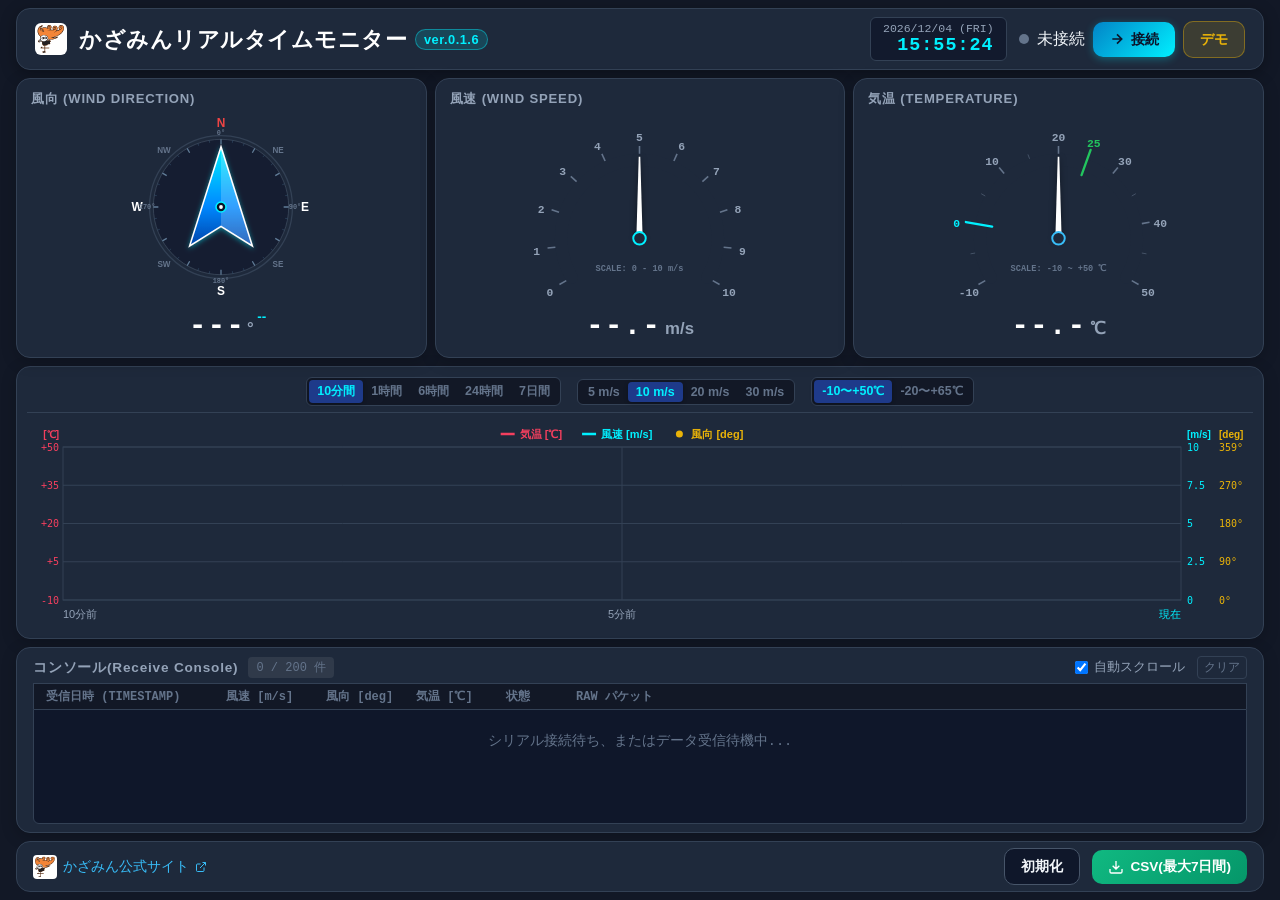
<file: ver.0.1.6/index.html>
<!DOCTYPE html>
<html lang="ja">
<head>
  <meta charset="UTF-8">
  <meta name="viewport" content="width=device-width, initial-scale=1.0, maximum-scale=1.0, user-scalable=no">
  <title>かざみんリアルタイムモニター ver.0.1.6</title>
  <meta name="description" content="超音波風向風速計 かざみん (KZM100A/KZM100LR) Web Serial API リアルタイム計測モニター">
  <meta name="theme-color" content="#131f3d">
  <!-- PWA Manifest -->
  <link rel="manifest" href="./manifest.json">
  <!-- ファビコン (SVG) -->
  <link rel="icon" type="image/svg+xml" href="[data-uri]">
  <style>
/**
 * main.css
 * かざみんリアルタイムモニター (Web Serial Monitor) スタイルシート
 */

:root {
  --bg-primary: #121826;
  --bg-card: #1e293b;
  --bg-card-hover: #27354a;
  --bg-input: #0f172a;
  --border-color: #334155;
  --border-light: #475569;

  --text-primary: #f1f5f9;
  --text-secondary: #94a3b8;
  --text-muted: #64748b;

  --accent-cyan: #00f0ff;
  --accent-blue: #38bdf8;
  --accent-green: #22c55e;
  --accent-yellow: #eab308;
  --accent-red: #ef4444;

  --font-family: -apple-system, BlinkMacSystemFont, "Segoe UI", Roboto, "Helvetica Neue", Arial, sans-serif;
  --font-mono: ui-monospace, SFMono-Regular, Menlo, Monaco, Consolas, "Liberation Mono", "Courier New", monospace;

  --radius-sm: 6px;
  --radius-md: 10px;
  --radius-lg: 14px;
}

* {
  box-sizing: border-box;
  margin: 0;
  padding: 0;
}

body {
  background-color: var(--bg-primary);
  color: var(--text-primary);
  font-family: var(--font-family);
  min-height: 100vh;
  display: flex;
  flex-direction: column;
  overflow-x: hidden;
  -webkit-font-smoothing: antialiased;
}

/* アプリケーション全体コンテナ */
.app-container {
  display: flex;
  flex-direction: column;
  min-height: 100vh;
  width: 100%;
  max-width: 100%;
  margin: 0;
  padding: 8px 16px;
  gap: 8px;
  box-sizing: border-box;
}

/* ヘッダーエリア */
.app-header {
  display: flex;
  align-items: center;
  justify-content: space-between;
  flex-wrap: wrap;
  gap: 10px;
  background-color: var(--bg-card);
  border: 1px solid var(--border-color);
  border-radius: var(--radius-lg);
  padding: 8px 18px;
  box-shadow: 0 4px 16px rgba(0, 0, 0, 0.3);
  flex-shrink: 0;
}

.header-brand {
  display: flex;
  align-items: center;
  gap: 12px;
}

.header-logo {
  width: 32px;
  height: 32px;
  background-color: #ffffff;
  border-radius: var(--radius-sm);
  padding: 2px;
  box-sizing: border-box;
  display: block;
  flex-shrink: 0;
}

.header-title {
  font-size: 1.4rem;
  font-weight: 700;
  letter-spacing: 0.5px;
  color: #ffffff;
  display: flex;
  align-items: center;
  gap: 8px;
}

.header-version {
  font-size: 0.8rem;
  padding: 2px 8px;
  background-color: rgba(0, 240, 255, 0.15);
  color: var(--accent-cyan);
  border: 1px solid rgba(0, 240, 255, 0.4);
  border-radius: 9999px;
  font-weight: 600;
}

.header-controls {
  display: flex;
  align-items: center;
  gap: 12px;
  flex-wrap: wrap;
}

/* デジタル時計 */
.digital-clock-widget {
  display: flex;
  flex-direction: column;
  align-items: flex-end;
  background-color: rgba(15, 23, 42, 0.8);
  padding: 4px 12px;
  border-radius: var(--radius-sm);
  border: 1px solid var(--border-color);
}

.clock-date {
  font-size: 0.72rem;
  color: var(--text-secondary);
  font-family: var(--font-mono);
}

.clock-time {
  font-size: 1.15rem;
  font-weight: 700;
  color: var(--accent-cyan);
  font-family: var(--font-mono);
  letter-spacing: 1px;
}

/* 接続ボタン & デモモード */
.serial-controls {
  display: flex;
  align-items: center;
  gap: 8px;
}

.btn {
  padding: 8px 16px;
  font-size: 0.9rem;
  font-weight: 600;
  border-radius: var(--radius-md);
  border: none;
  cursor: pointer;
  transition: all 0.2s ease;
  display: inline-flex;
  align-items: center;
  justify-content: center;
  gap: 6px;
}

.btn-primary {
  background: linear-gradient(135deg, #0284c7, #00f0ff);
  color: #0b1329;
  box-shadow: 0 2px 8px rgba(0, 240, 255, 0.3);
}

.btn-primary:hover {
  filter: brightness(1.1);
  transform: translateY(-1px);
}

.btn-danger {
  background: linear-gradient(135deg, #dc2626, #ef4444);
  color: #ffffff;
  box-shadow: 0 2px 8px rgba(239, 68, 68, 0.3);
}

.btn-danger:hover {
  filter: brightness(1.1);
  transform: translateY(-1px);
}

.btn-secondary {
  background-color: var(--bg-input);
  color: var(--text-primary);
  border: 1px solid var(--border-light);
}

.btn-secondary:hover {
  background-color: var(--bg-card-hover);
  border-color: var(--accent-cyan);
}

.btn-demo {
  background-color: rgba(234, 179, 8, 0.15);
  color: var(--accent-yellow);
  border: 1px solid rgba(234, 179, 8, 0.4);
}

.btn-demo.active {
  background: linear-gradient(135deg, #ca8a04, #eab308);
  color: #0b1329;
  font-weight: 700;
}

.connection-status-dot {
  width: 10px;
  height: 10px;
  border-radius: 50%;
  background-color: var(--text-muted);
  display: inline-block;
  margin-right: 4px;
}

.connection-status-dot.connected {
  background-color: var(--accent-green);
  box-shadow: 0 0 8px var(--accent-green);
}

.connection-status-dot.demo {
  background-color: var(--accent-yellow);
  box-shadow: 0 0 8px var(--accent-yellow);
}

/* メインコンテンツレイアウト */
.app-main {
  display: flex;
  flex-direction: column;
  gap: 8px;
  flex: 1;
  min-height: 0;
}

/* 上段: 3連メーターパネル */
.gauges-section {
  display: grid;
  grid-template-columns: repeat(3, 1fr);
  gap: 8px;
  align-items: stretch;
  flex: none;
  min-height: 280px;
}

#gauge-dir-container,
#gauge-speed-container,
#gauge-temp-container {
  height: 100%;
  display: flex;
  flex-direction: column;
  min-height: 0;
}

.gauge-card {
  background-color: var(--bg-card);
  border: 1px solid var(--border-color);
  border-radius: var(--radius-lg);
  padding: 10px 14px;
  display: flex;
  flex-direction: column;
  justify-content: space-between;
  box-shadow: 0 4px 16px rgba(0, 0, 0, 0.2);
  height: 280px;
  position: relative;
  overflow: hidden;
}

.gauge-header {
  display: flex;
  justify-content: space-between;
  align-items: center;
  margin-bottom: 4px;
  min-height: 20px;
  flex-shrink: 0;
}

.gauge-title {
  font-size: 0.82rem;
  font-weight: 700;
  color: var(--text-secondary);
  letter-spacing: 0.8px;
}

.gauge-badge {
  font-size: 0.72rem;
  font-weight: 700;
  padding: 2px 6px;
  border-radius: 4px;
  background-color: var(--accent-red);
  color: #ffffff;
  animation: pulse-badge 1s infinite alternate;
}

@keyframes pulse-badge {
  from { opacity: 0.7; }
  to { opacity: 1; transform: scale(1.05); }
}

.gauge-body {
  flex: 1;
  display: flex;
  align-items: center;
  justify-content: center;
  position: relative;
  min-height: 180px;
  max-height: 200px;
}

.gauge-footer {
  margin-top: 4px;
  text-align: center;
  min-height: 42px;
  display: flex;
  flex-direction: column;
  justify-content: center;
  align-items: center;
  flex-shrink: 0;
}

.gauge-value-display {
  display: flex;
  align-items: baseline;
  justify-content: center;
  gap: 4px;
}

.value-number {
  font-size: 1.85rem;
  font-weight: 800;
  font-family: var(--font-mono);
  color: #ffffff;
  letter-spacing: 1px;
}

.value-number.error-text {
  color: var(--accent-red);
  animation: pulse-badge 0.8s infinite alternate;
}

.value-unit {
  font-size: 1.05rem;
  font-weight: 600;
  color: var(--text-secondary);
}

.value-sub {
  font-size: 0.85rem;
  color: var(--accent-cyan);
  margin-left: 8px;
  font-weight: 600;
}

.dir-value-display {
  position: relative;
  display: flex;
  justify-content: center;
  align-items: baseline;
  width: 100%;
}

.dir-main-val {
  display: flex;
  align-items: baseline;
  justify-content: center;
  gap: 2px;
}

.dir-name-label {
  position: absolute;
  left: calc(50% + 36px);
  white-space: nowrap;
  margin-left: 0;
}

/* コンパス SVG */
.compass-svg {
  height: 100%;
  min-height: 180px;
  max-height: 200px;
  width: auto;
  max-width: 100%;
}

.compass-outer-ring {
  fill: none;
  stroke: var(--border-color);
  stroke-width: 2;
}

.compass-inner-ring {
  fill: rgba(15, 23, 42, 0.6);
  stroke: var(--border-light);
  stroke-width: 1;
}

.compass-label {
  fill: var(--text-secondary);
  text-anchor: middle;
  dominant-baseline: central;
  font-weight: 700;
}

.compass-label.major-label {
  font-size: 19px;
  font-weight: 800;
  fill: #ffffff;
}

.compass-label.label-n {
  fill: var(--accent-red);
}

.compass-label.minor-label {
  font-size: 13px;
  font-weight: 700;
  fill: var(--text-muted);
}

.compass-deg-label {
  font-size: 11px;
  font-weight: 600;
  fill: var(--text-muted);
  text-anchor: middle;
  dominant-baseline: central;
  font-family: var(--font-mono);
}

/* スピードメーター SVG */
.speed-svg {
  height: 100%;
  min-height: 180px;
  max-height: 200px;
  width: auto;
  max-width: 100%;
}

.speed-arc-track {
  fill: none;
  stroke: #1e293b;
  stroke-width: 16;
  stroke-linecap: round;
}

.speed-arc-fill {
  fill: none;
  stroke-width: 16;
  stroke-linecap: round;
  transition: stroke-dashoffset 0.4s ease;
}

.speed-arc-mask {
  fill: none;
  stroke: #ffffff;
  stroke-width: 16;
  stroke-linecap: round;
  transition: stroke-dashoffset 0.4s cubic-bezier(0.2, 0.8, 0.2, 1);
}

.speed-arc-seg {
  fill: none;
  stroke-width: 16;
  stroke-linecap: butt;
}

.speed-arc-error {
  fill: none;
  stroke-width: 16;
  stroke-linecap: round;
}

.speed-tick-text {
  font-size: 14.5px;
  font-weight: 700;
  fill: var(--text-secondary);
  font-family: var(--font-mono);
}

.speed-scale-indicator {
  font-size: 11px;
  font-weight: 600;
  fill: var(--text-muted);
  text-anchor: middle;
  font-family: var(--font-mono);
}

/* 温度計 SVG・スタイル */
.temp-svg {
  height: 100%;
  min-height: 180px;
  max-height: 200px;
  width: auto;
  max-width: 100%;
}

.temp-arc-track {
  fill: none;
  stroke: #1e293b;
  stroke-width: 16;
  stroke-linecap: round;
}

.temp-arc-mask {
  fill: none;
  stroke: #ffffff;
  stroke-width: 16;
  stroke-linecap: round;
  transition: stroke-dashoffset 0.4s cubic-bezier(0.2, 0.8, 0.2, 1);
}

.temp-arc-seg {
  fill: none;
  stroke-width: 16;
  stroke-linecap: butt;
}

.temp-tick-text {
  font-size: 14.5px;
  font-weight: 700;
  fill: var(--text-secondary);
  font-family: var(--font-mono);
}

.temp-scale-indicator {
  font-size: 11px;
  font-weight: 600;
  fill: var(--text-muted);
  text-anchor: middle;
  font-family: var(--font-mono);
}

/* 中段: 時間軸グラフパネル */
.chart-section {
  background-color: var(--bg-card);
  border: 1px solid var(--border-color);
  border-radius: var(--radius-lg);
  padding: 10px 10px;
  box-shadow: 0 4px 16px rgba(0, 0, 0, 0.2);
  display: flex;
  flex-direction: column;
  flex: 1.35;
  min-height: 0;
}

.chart-panel {
  display: flex;
  flex-direction: column;
  flex: 1;
  min-height: 0;
}

.chart-controls-bar {
  display: flex;
  align-items: center;
  justify-content: center;
  flex-wrap: wrap;
  gap: 16px;
  margin-bottom: 6px;
  padding-bottom: 6px;
  border-bottom: 1px solid var(--border-color);
  flex-shrink: 0;
}

.control-group {
  display: flex;
  align-items: center;
  gap: 8px;
  flex-wrap: wrap;
}

.control-label {
  font-size: 0.8rem;
  color: var(--text-secondary);
  font-weight: 600;
}

.btn-group {
  display: inline-flex;
  background-color: var(--bg-primary);
  border-radius: var(--radius-sm);
  padding: 2px;
  border: 1px solid var(--border-color);
}

.btn-scale {
  background: none;
  border: none;
  color: var(--text-muted);
  padding: 3px 8px;
  font-size: 0.78rem;
  font-weight: 600;
  border-radius: 4px;
  cursor: pointer;
  transition: all 0.2s ease;
}

.btn-scale:hover {
  color: var(--text-primary);
}

.btn-scale.active {
  background-color: #1e3a8a;
  color: var(--accent-cyan);
  box-shadow: 0 1px 4px rgba(0, 0, 0, 0.3);
}

.chart-canvas-wrapper {
  width: 100%;
  position: relative;
  flex: 1;
  min-height: 160px;
  height: auto;
}

#time-series-canvas {
  position: absolute;
  top: 0;
  left: 0;
  width: 100%;
  height: 100%;
  display: block;
}

/* 下段: 受信コンソール & CSV出力 */
.bottom-section {
  display: flex;
  flex-direction: column;
  flex: 1;
  min-height: 0;
}

#console-container {
  display: flex;
  flex-direction: column;
  flex: 1;
  height: 100%;
  min-height: 0;
}

.console-card {
  background-color: var(--bg-card);
  border: 1px solid var(--border-color);
  border-radius: var(--radius-lg);
  padding: 8px 16px;
  box-shadow: 0 4px 16px rgba(0, 0, 0, 0.2);
  display: flex;
  flex-direction: column;
  flex: 1;
  min-height: 0;
}

.console-header {
  display: flex;
  justify-content: space-between;
  align-items: center;
  margin-bottom: 4px;
  flex-wrap: wrap;
  gap: 8px;
  flex-shrink: 0;
}

.console-title-area {
  display: flex;
  align-items: center;
  gap: 10px;
}

.console-title {
  font-size: 0.85rem;
  font-weight: 700;
  color: var(--text-secondary);
  letter-spacing: 0.8px;
}

.console-count-badge {
  font-size: 0.75rem;
  background-color: rgba(255, 255, 255, 0.08);
  padding: 2px 8px;
  border-radius: 4px;
  color: var(--text-muted);
  font-family: var(--font-mono);
}

.console-actions {
  display: flex;
  align-items: center;
  gap: 12px;
}

.auto-scroll-label {
  font-size: 0.8rem;
  color: var(--text-secondary);
  display: flex;
  align-items: center;
  gap: 6px;
  cursor: pointer;
}

.btn-clear-console {
  background: none;
  border: 1px solid var(--border-color);
  color: var(--text-muted);
  padding: 2px 6px;
  font-size: 0.75rem;
  border-radius: 4px;
  cursor: pointer;
}

.btn-clear-console:hover {
  color: var(--text-primary);
  border-color: var(--border-light);
}

.console-table-header {
  display: grid;
  grid-template-columns: 180px 100px 90px 90px 70px 1fr;
  padding: 4px 12px;
  background-color: var(--bg-primary);
  border: 1px solid var(--border-color);
  border-bottom: none;
  font-size: 0.75rem;
  font-weight: 700;
  color: var(--text-muted);
  font-family: var(--font-mono);
  flex-shrink: 0;
}

.console-body {
  flex: 1;
  min-height: 65px;
  height: auto;
  overflow-y: auto;
  background-color: #0f172a;
  border: 1px solid var(--border-color);
  border-radius: 0 0 var(--radius-sm) var(--radius-sm);
  padding: 2px 0;
  font-family: var(--font-mono);
  font-size: 0.82rem;
}

.console-placeholder {
  color: var(--text-muted);
  padding: 20px;
  text-align: center;
  font-size: 0.85rem;
}

.console-row {
  display: grid;
  grid-template-columns: 180px 100px 90px 90px 70px 1fr;
  padding: 3px 12px;
  border-bottom: 1px solid rgba(255, 255, 255, 0.03);
  align-items: center;
  transition: background-color 0.1s ease;
}

.console-row:hover {
  background-color: rgba(255, 255, 255, 0.04);
}

.console-row.row-error {
  background-color: rgba(239, 68, 68, 0.15);
  color: #fca5a5;
}

.col-speed.val-error {
  color: var(--accent-red);
  font-weight: 700;
}

.badge-ok {
  color: var(--accent-green);
  font-weight: 700;
}

.badge-err {
  color: var(--accent-red);
  font-weight: 700;
}

.col-raw {
  color: var(--text-muted);
  overflow: hidden;
  text-overflow: ellipsis;
  white-space: nowrap;
}

/* フッターエリア */
.app-footer {
  display: flex;
  align-items: center;
  justify-content: space-between;
  flex-wrap: wrap;
  gap: 8px;
  padding: 6px 16px;
  background-color: var(--bg-card);
  border: 1px solid var(--border-color);
  border-radius: var(--radius-lg);
  margin-top: 0;
  flex-shrink: 0;
}

.footer-left {
  display: flex;
  align-items: center;
  gap: 16px;
}

.footer-link {
  color: var(--accent-blue);
  text-decoration: none;
  font-size: 0.85rem;
  display: flex;
  align-items: center;
  gap: 6px;
  transition: color 0.2s;
}

.footer-link:hover {
  color: var(--accent-cyan);
  text-decoration: underline;
}

.footer-logo {
  width: 24px;
  height: 24px;
  background-color: #ffffff;
  border-radius: 4px;
  padding: 1.5px;
  box-sizing: border-box;
  display: inline-block;
  vertical-align: middle;
  flex-shrink: 0;
}

.footer-right {
  display: flex;
  align-items: center;
  gap: 12px;
}

.btn-csv {
  background: linear-gradient(135deg, #10b981, #059669);
  color: #ffffff;
  padding: 8px 16px;
  font-size: 0.85rem;
}

.btn-csv:hover {
  filter: brightness(1.1);
}

/* 16:9 大画面およびデスクトップ表示（全画面表示最適化） */
@media (min-width: 901px) and (min-height: 800px) {
  body {
    height: 100vh;
    overflow: hidden;
  }
  .app-container {
    height: 100vh;
    max-height: 100vh;
    overflow: hidden;
  }
}

/* タブレット・中画面対応 */
@media (max-width: 900px) {
  body {
    overflow-y: auto;
  }
  .app-container {
    height: auto;
    min-height: 100vh;
    padding: 10px 12px;
    gap: 12px;
  }
  .gauges-section {
    grid-template-columns: 1fr;
    flex: none;
  }
  .gauge-card {
    height: 280px;
    min-height: 280px;
  }
  .gauge-body {
    min-height: 180px;
    max-height: 200px;
  }
  .compass-svg, .speed-svg, .temp-svg {
    max-height: 200px;
  }
  .chart-section {
    flex: none;
    height: auto;
  }
  .chart-canvas-wrapper {
    height: 360px;
    min-height: 360px;
  }
  #time-series-canvas {
    position: relative;
    height: 360px;
  }
  .bottom-section {
    flex: none;
    height: auto;
  }
  .console-body {
    height: 180px;
    flex: none;
  }
}

/* スマホ対応 */
@media (max-width: 680px) {
  .app-header {
    flex-direction: column;
    align-items: flex-start;
  }
  .header-controls {
    width: 100%;
    justify-content: space-between;
  }
  .chart-canvas-wrapper {
    height: 320px;
    min-height: 320px;
  }
  #time-series-canvas {
    height: 320px;
  }
  .console-table-header, .console-row {
    grid-template-columns: 120px 70px 60px 60px 50px 1fr;
    font-size: 0.72rem;
  }
  .app-footer {
    flex-direction: column;
    align-items: flex-start;
  }
}

/* 画面高さが小さい場合のスクロール許可 */
@media (max-height: 799px) and (min-width: 901px) {
  body {
    overflow-y: auto;
  }
  .app-container {
    height: auto;
    min-height: 100vh;
  }
  .gauge-card {
    height: 280px;
    min-height: 280px;
  }
  .chart-canvas-wrapper {
    min-height: 240px;
    height: 240px;
  }
  #time-series-canvas {
    position: relative;
    height: 240px;
  }
  .console-body {
    min-height: 120px;
    height: 120px;
  }
}
  </style>
  <script>
    window.onerror = function(msg, url, lineNo, columnNo, error) {
      console.error('[Kazamin Monitor] Unhandled Error:', msg, 'at', url + ':' + lineNo, error);
      return false;
    };
    window.addEventListener('unhandledrejection', function(event) {
      console.error('[Kazamin Monitor] Unhandled Promise Rejection:', event.reason);
    });
  </script>
</head>
<body>
  <!-- かざみん アイコンシンボル定義 (スタンドアロン単一ファイル配信用) -->
  <svg style="display: none;" xmlns="http://www.w3.org/2000/svg">
    <symbol id="kazamin-icon" viewBox="0 0 562 562">
      <path d="M0 0 C8.23898198 6.1102498 13.15113702 15.25733408 15.375 25.1875 C18.17293761 43.38851682 11.66185852 61.69225311 1.61328125 76.73046875 C1.08089844 77.47941406 0.54851562 78.22835937 0 79 C-0.52207031 79.75925781 -1.04414063 80.51851563 -1.58203125 81.30078125 C-2.04996094 81.86152344 -2.51789063 82.42226562 -3 83 C-3.66 83 -4.32 83 -5 83 C-5.99 84.98 -5.99 84.98 -7 87 C-3.12420376 87.90892567 0.47618839 88.12881615 4.453125 88.1328125 C6.33028198 88.13583374 6.33028198 88.13583374 8.24536133 88.13891602 C9.58024269 88.13482954 10.91512244 88.13018074 12.25 88.125 C12.92340424 88.12378143 13.59680847 88.12256287 14.2906189 88.12130737 C27.59476472 88.09295808 40.78878965 87.68142677 54 86 C54.22101175 83.85381922 54.22101175 83.85381922 52.42578125 82.22265625 C51.72839844 81.50980469 51.03101563 80.79695313 50.3125 80.0625 C44.73725627 73.93368597 40.54867515 66.41301899 40 58 C39.94972656 57.360625 39.89945312 56.72125 39.84765625 56.0625 C39.29661774 43.71923746 43.81383316 31.71010236 51.6875 22.3125 C61.14539004 12.28784502 72.47433587 6.77731902 86.2265625 5.76171875 C99.30136912 5.476177 109.63999243 8.958204 120 17 C131.46750941 27.31672062 136.68075178 40.82993521 138.3125 55.8828125 C139.05251987 72.48700842 133.2145541 88.86818235 125 103 C145.21273815 98.82563016 164.60836976 92.39572414 183 83 C179.82460444 79.57421051 179.82460444 79.57421051 176 77 C176 76.34 176 75.68 176 75 C175.4121875 74.76023437 174.824375 74.52046875 174.21875 74.2734375 C168.35827926 70.90985746 164.92804126 63.54076481 162.5625 57.4375 C159.49637875 47.13745633 159.43565639 35.40799173 163.74609375 25.48046875 C164.15988281 24.66191406 164.57367188 23.84335937 165 23 C165.42410156 22.15050781 165.84820312 21.30101563 166.28515625 20.42578125 C173.77134967 6.80883333 186.00811988 -1.44173022 200.4375 -6.5 C213.4456579 -10.0649641 225.92722852 -8.32079729 238.0625 -2.875 C251.86591648 4.48682212 259.04949265 16.25483319 264.0546875 30.640625 C271.90907654 58.55291662 260.91181209 90.08070688 248.16894531 114.81933594 C242.54363884 125.31332871 235.40022624 134.7081788 228 144 C227.28457031 144.94746094 226.56914062 145.89492187 225.83203125 146.87109375 C225.22746094 147.57363281 224.62289063 148.27617187 224 149 C223.34 149 222.68 149 222 149 C221.74734375 149.57621094 221.4946875 150.15242187 221.234375 150.74609375 C216.48629574 159.41584606 206.65745489 165.65891115 198.90332031 171.54980469 C196.99621206 173.00288614 195.10316818 174.47292961 193.2109375 175.9453125 C183.94035355 183.09787594 174.30503556 189.49454169 164.31103516 195.59033203 C162.82825182 196.49478914 161.34847027 197.40419666 159.87255859 198.31982422 C128.10528785 218.01628934 92.55238331 230.61115584 57.13745117 241.99121094 C55.08816705 242.65012013 53.04214447 243.31928518 51 244 C66.81666216 246.26474146 82.42447075 245.36376336 98 242 C98.66273926 241.86078125 99.32547852 241.7215625 100.00830078 241.578125 C112.93574511 238.80176112 125.84672913 234.69239506 137.91015625 229.26953125 C141.24187645 227.90061966 142.64815784 227.81699688 146 229 C147 230 147 230 147.55078125 232.67578125 C146.93097948 236.41657068 146.55183462 236.78163559 143.73046875 239.04296875 C142.23270952 240.11468065 140.71686133 241.16138938 139.1875 242.1875 C138.37434326 242.74993408 137.56118652 243.31236816 136.72338867 243.8918457 C85.24555433 278.96633903 22.9675512 290.67405003 -38.30175781 281.43652344 C-44.24403011 280.47517862 -50.136002 279.36439557 -56 278 C-56.2578125 278.89332031 -56.515625 279.78664063 -56.78125 280.70703125 C-57.99164501 283.97742546 -59.29939669 286.01600488 -61.5 288.6875 C-63.45970464 291.09145971 -65.27642504 293.41463756 -67 296 C-67.66 296 -68.32 296 -69 296 C-69.268125 296.639375 -69.53625 297.27875 -69.8125 297.9375 C-71 300 -71 300 -74 301 C-74 301.66 -74 302.32 -74 303 C-74.66 303.33 -75.32 303.66 -76 304 C-66.76725725 304.58027014 -58.9035965 303.99434603 -50 301.5 C-33.91275291 297.08702413 -20.09514142 298.0970253 -5.0625 305.9375 C4.78739909 311.64612765 4.78739909 311.64612765 7.0625 316.0625 C6.97165795 318.8786037 5.88810175 319.94281451 4 322 C1.4765625 323.0546875 1.4765625 323.0546875 -1.375 323.875 C-6.75412743 325.70830895 -9.08089266 327.10343285 -12 332 C-14.96395159 338.75780962 -13.41739754 343.20722348 -11.04296875 350.046875 C-10.69878906 351.02140625 -10.35460937 351.9959375 -10 353 C-8.64083042 357.45642874 -8.84583593 361.49633882 -10 366 C-15.73231253 373.81678981 -25.8701315 376.42540059 -34.9453125 378.45703125 C-39.79805374 379.3138684 -43.77048586 378.32110703 -48.3515625 376.6015625 C-51.9962947 375.77370297 -53.70471357 376.24605722 -57 378 C-58.58199929 380.43429411 -59.73413036 382.50618559 -60.875 385.125 C-61.18179688 385.78371094 -61.48859375 386.44242187 -61.8046875 387.12109375 C-62.55498855 388.73893038 -63.28006225 390.3684251 -64 392 C-64.66 392 -65.32 392 -66 392 C-66.33 392.99 -66.66 393.98 -67 395 C-69.546875 396.5703125 -69.546875 396.5703125 -72.75 398.125 C-73.79671875 398.64320313 -74.8434375 399.16140625 -75.921875 399.6953125 C-81.58609688 402.09613751 -86.7530628 402.15502198 -92.8125 402.125 C-93.58142578 402.12886719 -94.35035156 402.13273437 -95.14257812 402.13671875 C-100.17944806 402.1282177 -105.01409716 401.71633268 -110 401 C-111.24551699 405.81398781 -111.12689044 410.52346887 -111.09765625 415.45703125 C-111.0962413 416.35999435 -111.09482635 417.26295746 -111.09336853 418.19328308 C-111.08778823 421.06638963 -111.07523934 423.93941716 -111.0625 426.8125 C-111.05748245 428.76497283 -111.05291999 430.71744689 -111.04882812 432.66992188 C-111.03782525 437.44664485 -111.02057418 442.22330904 -111 447 C-110.00663635 446.99111755 -109.01327271 446.98223511 -107.98980713 446.9730835 C-98.63164962 446.89202258 -89.27356327 446.83204664 -79.91513443 446.79275131 C-75.10375596 446.77187 -70.29266075 446.74354246 -65.48144531 446.69824219 C-60.83895837 446.65480378 -56.19674399 446.63086699 -51.55406952 446.62049103 C-49.78220071 446.61309604 -48.01034693 446.59865537 -46.23859406 446.57707977 C-43.75801779 446.54807185 -41.27856996 446.54404281 -38.79785156 446.54589844 C-38.06417358 446.53151733 -37.33049561 446.51713623 -36.57458496 446.50231934 C-33.13007132 446.53022876 -31.30072081 446.77578163 -28.50482178 448.8604126 C-27 451 -27 451 -27.125 453.6875 C-28 456 -28 456 -30 457 C-32.5622268 457.12226853 -35.09908818 457.18565577 -37.66259766 457.20532227 C-38.45292892 457.21522186 -39.24326019 457.22512146 -40.05754089 457.23532104 C-42.6763507 457.26697122 -45.29517866 457.29170733 -47.9140625 457.31640625 C-49.72724892 457.33697274 -51.54043052 457.35796913 -53.35360718 457.37937927 C-58.13098242 457.43463142 -62.90840115 457.48402682 -67.68585205 457.53222656 C-73.41527068 457.59123999 -79.14460964 457.65748523 -84.8739624 457.72252655 C-93.58259304 457.82057561 -102.29127425 457.90940458 -111 458 C-111 480.11 -111 502.22 -111 525 C-108.69 526.32 -106.38 527.64 -104 529 C-102.56695936 531.86608129 -102.69355845 533.81300783 -103 537 C-105.72096784 541.94243434 -108.60491276 544.41190252 -113.4375 547.25 C-115.10619141 548.24773437 -115.10619141 548.24773437 -116.80859375 549.265625 C-122.82911009 552.53748455 -127.28282673 553.38825298 -134.0625 553.4375 C-134.86494141 553.47037109 -135.66738281 553.50324219 -136.49414062 553.53710938 C-138.7728719 553.55791107 -140.77620985 553.50171217 -143 553 C-145.55859375 550.59765625 -145.55859375 550.59765625 -147 548 C-147 547.34 -147 546.68 -147 546 C-147.680625 546.226875 -148.36125 546.45375 -149.0625 546.6875 C-152.98783202 547.10508851 -155.85524116 546.31013091 -159 544 C-161.62385212 540.51687468 -162.84745919 537.11136879 -163.4375 532.8125 C-162.91265031 529.4384663 -162.11920656 527.68432831 -160 525 C-155.70165055 521.73172838 -151.58321517 519.97687165 -146.375 518.75 C-145.67785889 518.58161621 -144.98071777 518.41323242 -144.26245117 518.23974609 C-136.08563809 516.3927351 -128.87750634 515.84899747 -121 519 C-121 498.54 -121 478.08 -121 457 C-126.59582031 457.05800781 -132.19164062 457.11601562 -137.95703125 457.17578125 C-141.49807578 457.20132331 -145.03900705 457.22539231 -148.58007812 457.24414062 C-154.20312021 457.27405283 -159.82575599 457.30947117 -165.44848633 457.37719727 C-169.98076012 457.4314483 -174.51259836 457.46140586 -179.04517174 457.47438622 C-180.77602689 457.48363861 -182.50685769 457.50170637 -184.23752785 457.52865028 C-186.65863531 457.56485067 -189.07793387 457.56994941 -191.49926758 457.56762695 C-192.21783936 457.58560333 -192.93641113 457.60357971 -193.67675781 457.62210083 C-195.67805481 457.60127258 -195.67805481 457.60127258 -199 457 C-200.96879578 454.46452332 -200.96879578 454.46452332 -202 452 C-200.01966068 448.46624164 -197.9154667 445.65926699 -195.05859375 442.79296875 C-194.31029297 442.04208984 -193.56199219 441.29121094 -192.79101562 440.51757812 C-192.01435547 439.74865234 -191.23769531 438.97972656 -190.4375 438.1875 C-189.26670898 437.00510742 -189.26670898 437.00510742 -188.07226562 435.79882812 C-186.95174805 434.68217773 -186.95174805 434.68217773 -185.80859375 433.54296875 C-185.12595459 432.86258545 -184.44331543 432.18220215 -183.73999023 431.48120117 C-182 430 -182 430 -180 430 C-179.67 429.01 -179.34 428.02 -179 427 C-176.6875 426.375 -176.6875 426.375 -174 426 C-171 428 -171 428 -170.48828125 429.8125 C-170.43027344 430.534375 -170.37226563 431.25625 -170.3125 432 C-170.24675781 432.70125 -170.18101562 433.4025 -170.11328125 434.125 C-169.94430483 438.41350505 -170 442.70816722 -170 447 C-154.16 447 -138.32 447 -122 447 C-121.67 432.48 -121.34 417.96 -121 403 C-125.95 403.66 -130.9 404.32 -136 405 C-144.51288591 405 -148.9943489 403.92630421 -155.5625 398.5625 C-166.93167243 387.76178619 -170.53455496 373.36047139 -171.875 358.25 C-172.3922153 346.07739814 -171.19583838 333.75852772 -168 322 C-173.93715246 320.23873946 -177.49508858 322.13283635 -182.8125 324.625 C-199.00453027 331.81203845 -220.02753736 339.96926017 -237.8125 334.8125 C-243.22645129 332.75959078 -245.9927996 329.74581403 -248.875 324.75 C-250.27941612 320.06861292 -250.41756367 316.68107564 -249 312 C-246.52085462 307.12536139 -244.18339863 303.14756863 -239 301 C-239 300.34 -239 299.68 -239 299 C-229.86508609 292.2322203 -219.3120744 287.64352093 -209 283 C-209.2165625 282.01902344 -209.433125 281.03804688 -209.65625 280.02734375 C-213.44813028 262.01084907 -212.38424569 247.06477977 -205.2421875 230.125 C-203.87687098 227.25071385 -203.87687098 227.25071385 -204 225 C-205.68006144 223.49457477 -205.68006144 223.49457477 -207.875 221.9375 C-213.19566338 217.92174615 -218.12414999 213.54140543 -223 209 C-223.88558594 208.18789063 -223.88558594 208.18789063 -224.7890625 207.359375 C-226 206 -226 206 -226 204 C-226.66 204 -227.32 204 -228 204 C-249.99591449 177.89373785 -261.93610793 142.54801878 -261.25 108.45703125 C-259.18226616 79.86414927 -249.0588026 52.0228116 -229 31 C-226.73046875 29.69140625 -226.73046875 29.69140625 -225 29 C-225 28.34 -225 27.68 -225 27 C-218.04316596 20.92946419 -210.29590004 16.01905892 -202 12 C-200.60007812 11.32130859 -200.60007812 11.32130859 -199.171875 10.62890625 C-187.75976307 5.48735315 -171.15716466 0.56966246 -158.703125 3.875 C-156 5 -156 5 -154.8125 6.8125 C-155.04927912 9.57492309 -156.11759817 10.73888482 -158.13671875 12.5703125 C-163.36885336 16.58490635 -169.04732733 20.15672341 -175 23 C-175 23.66 -175 24.32 -175 25 C-175.66 25 -176.32 25 -177 25 C-177 25.66 -177 26.32 -177 27 C-178.875 29.125 -178.875 29.125 -181 31 C-181.66 31 -182.32 31 -183 31 C-183.26425781 31.57234375 -183.52851563 32.1446875 -183.80078125 32.734375 C-185.06551927 35.12378234 -186.54701292 37.10272629 -188.1875 39.25 C-192.97329585 45.94609251 -195.90651574 53.42143369 -199 61 C-198.30777344 60.56429687 -197.61554688 60.12859375 -196.90234375 59.6796875 C-184.43443928 52.09052826 -171.29144167 47.02844866 -157 44 C-156.29858887 43.84901855 -155.59717773 43.69803711 -154.87451172 43.54248047 C-130.68272958 38.61482017 -103.13344694 38.97547705 -79 44 C-78.30293945 44.14405273 -77.60587891 44.28810547 -76.88769531 44.43652344 C-73.23621715 45.20885047 -69.61065872 46.05546776 -66 47 C-66.144375 46.3709375 -66.28875 45.741875 -66.4375 45.09375 C-69.0217716 33.17738653 -68.4097446 22.50822781 -62.25 11.6875 C-55.55488977 1.42276097 -47.16654871 -4.0818468 -35.45703125 -7.421875 C-22.35554293 -10.50457813 -11.17040858 -6.95567982 0 0 Z M-181 443 C-181.99 443.99 -182.98 444.98 -184 446 C-183.67 446.66 -183.34 447.32 -183 448 C-182.01 447.67 -181.02 447.34 -180 447 C-180.33 445.68 -180.66 444.36 -181 443 Z " transform="translate(274,9)" style="fill: #F38538;"/><path d="M0 0 C8.23898198 6.1102498 13.15113702 15.25733408 15.375 25.1875 C18.17293761 43.38851682 11.66185852 61.69225311 1.61328125 76.73046875 C1.08089844 77.47941406 0.54851562 78.22835937 0 79 C-0.52207031 79.75925781 -1.04414063 80.51851563 -1.58203125 81.30078125 C-2.04996094 81.86152344 -2.51789063 82.42226562 -3 83 C-3.66 83 -4.32 83 -5 83 C-5.99 84.98 -5.99 84.98 -7 87 C-3.12420376 87.90892567 0.47618839 88.12881615 4.453125 88.1328125 C6.33028198 88.13583374 6.33028198 88.13583374 8.24536133 88.13891602 C9.58024269 88.13482954 10.91512244 88.13018074 12.25 88.125 C12.92340424 88.12378143 13.59680847 88.12256287 14.2906189 88.12130737 C27.59476472 88.09295808 40.78878965 87.68142677 54 86 C54.22101175 83.85381922 54.22101175 83.85381922 52.42578125 82.22265625 C51.72839844 81.50980469 51.03101563 80.79695313 50.3125 80.0625 C44.73725627 73.93368597 40.54867515 66.41301899 40 58 C39.94972656 57.360625 39.89945312 56.72125 39.84765625 56.0625 C39.29661774 43.71923746 43.81383316 31.71010236 51.6875 22.3125 C61.14539004 12.28784502 72.47433587 6.77731902 86.2265625 5.76171875 C99.30136912 5.476177 109.63999243 8.958204 120 17 C131.46750941 27.31672062 136.68075178 40.82993521 138.3125 55.8828125 C139.05251987 72.48700842 133.2145541 88.86818235 125 103 C145.21273815 98.82563016 164.60836976 92.39572414 183 83 C179.82460444 79.57421051 179.82460444 79.57421051 176 77 C176 76.34 176 75.68 176 75 C175.4121875 74.76023437 174.824375 74.52046875 174.21875 74.2734375 C168.35827926 70.90985746 164.92804126 63.54076481 162.5625 57.4375 C159.49637875 47.13745633 159.43565639 35.40799173 163.74609375 25.48046875 C164.15988281 24.66191406 164.57367188 23.84335937 165 23 C165.42410156 22.15050781 165.84820312 21.30101563 166.28515625 20.42578125 C173.77134967 6.80883333 186.00811988 -1.44173022 200.4375 -6.5 C213.4456579 -10.0649641 225.92722852 -8.32079729 238.0625 -2.875 C251.86591648 4.48682212 259.04949265 16.25483319 264.0546875 30.640625 C271.90907654 58.55291662 260.91181209 90.08070688 248.16894531 114.81933594 C242.54363884 125.31332871 235.40022624 134.7081788 228 144 C227.28457031 144.94746094 226.56914062 145.89492187 225.83203125 146.87109375 C225.22746094 147.57363281 224.62289063 148.27617187 224 149 C223.34 149 222.68 149 222 149 C221.74734375 149.57621094 221.4946875 150.15242187 221.234375 150.74609375 C216.48629574 159.41584606 206.65745489 165.65891115 198.90332031 171.54980469 C196.99621206 173.00288614 195.10316818 174.47292961 193.2109375 175.9453125 C183.94035355 183.09787594 174.30503556 189.49454169 164.31103516 195.59033203 C162.82825182 196.49478914 161.34847027 197.40419666 159.87255859 198.31982422 C128.10528785 218.01628934 92.55238331 230.61115584 57.13745117 241.99121094 C55.08816705 242.65012013 53.04214447 243.31928518 51 244 C66.81666216 246.26474146 82.42447075 245.36376336 98 242 C98.66273926 241.86078125 99.32547852 241.7215625 100.00830078 241.578125 C112.93574511 238.80176112 125.84672913 234.69239506 137.91015625 229.26953125 C141.24187645 227.90061966 142.64815784 227.81699688 146 229 C147 230 147 230 147.55078125 232.67578125 C146.93097948 236.41657068 146.55183462 236.78163559 143.73046875 239.04296875 C142.23270952 240.11468065 140.71686133 241.16138938 139.1875 242.1875 C138.37434326 242.74993408 137.56118652 243.31236816 136.72338867 243.8918457 C85.24555433 278.96633903 22.9675512 290.67405003 -38.30175781 281.43652344 C-44.24403011 280.47517862 -50.136002 279.36439557 -56 278 C-56.2578125 278.89332031 -56.515625 279.78664063 -56.78125 280.70703125 C-57.99164501 283.97742546 -59.29939669 286.01600488 -61.5 288.6875 C-63.45970464 291.09145971 -65.27642504 293.41463756 -67 296 C-67.66 296 -68.32 296 -69 296 C-69.268125 296.639375 -69.53625 297.27875 -69.8125 297.9375 C-71 300 -71 300 -74 301 C-74 301.66 -74 302.32 -74 303 C-74.66 303.33 -75.32 303.66 -76 304 C-66.76725725 304.58027014 -58.9035965 303.99434603 -50 301.5 C-33.91275291 297.08702413 -20.09514142 298.0970253 -5.0625 305.9375 C4.78739909 311.64612765 4.78739909 311.64612765 7.0625 316.0625 C6.97165795 318.8786037 5.88810175 319.94281451 4 322 C1.4765625 323.0546875 1.4765625 323.0546875 -1.375 323.875 C-6.75412743 325.70830895 -9.08089266 327.10343285 -12 332 C-14.96395159 338.75780962 -13.41739754 343.20722348 -11.04296875 350.046875 C-10.69878906 351.02140625 -10.35460937 351.9959375 -10 353 C-8.64083042 357.45642874 -8.84583593 361.49633882 -10 366 C-15.73231253 373.81678981 -25.8701315 376.42540059 -34.9453125 378.45703125 C-39.79805374 379.3138684 -43.77048586 378.32110703 -48.3515625 376.6015625 C-51.9962947 375.77370297 -53.70471357 376.24605722 -57 378 C-58.58199929 380.43429411 -59.73413036 382.50618559 -60.875 385.125 C-61.18179688 385.78371094 -61.48859375 386.44242187 -61.8046875 387.12109375 C-62.55498855 388.73893038 -63.28006225 390.3684251 -64 392 C-64.66 392 -65.32 392 -66 392 C-66.33 392.99 -66.66 393.98 -67 395 C-69.546875 396.5703125 -69.546875 396.5703125 -72.75 398.125 C-73.79671875 398.64320313 -74.8434375 399.16140625 -75.921875 399.6953125 C-81.58609688 402.09613751 -86.7530628 402.15502198 -92.8125 402.125 C-93.58142578 402.12886719 -94.35035156 402.13273437 -95.14257812 402.13671875 C-100.17944806 402.1282177 -105.01409716 401.71633268 -110 401 C-111.24551699 405.81398781 -111.12689044 410.52346887 -111.09765625 415.45703125 C-111.0962413 416.35999435 -111.09482635 417.26295746 -111.09336853 418.19328308 C-111.08778823 421.06638963 -111.07523934 423.93941716 -111.0625 426.8125 C-111.05748245 428.76497283 -111.05291999 430.71744689 -111.04882812 432.66992188 C-111.03782525 437.44664485 -111.02057418 442.22330904 -111 447 C-110.00663635 446.99111755 -109.01327271 446.98223511 -107.98980713 446.9730835 C-98.63164962 446.89202258 -89.27356327 446.83204664 -79.91513443 446.79275131 C-75.10375596 446.77187 -70.29266075 446.74354246 -65.48144531 446.69824219 C-60.83895837 446.65480378 -56.19674399 446.63086699 -51.55406952 446.62049103 C-49.78220071 446.61309604 -48.01034693 446.59865537 -46.23859406 446.57707977 C-43.75801779 446.54807185 -41.27856996 446.54404281 -38.79785156 446.54589844 C-38.06417358 446.53151733 -37.33049561 446.51713623 -36.57458496 446.50231934 C-33.13007132 446.53022876 -31.30072081 446.77578163 -28.50482178 448.8604126 C-27 451 -27 451 -27.125 453.6875 C-28 456 -28 456 -30 457 C-32.5622268 457.12226853 -35.09908818 457.18565577 -37.66259766 457.20532227 C-38.45292892 457.21522186 -39.24326019 457.22512146 -40.05754089 457.23532104 C-42.6763507 457.26697122 -45.29517866 457.29170733 -47.9140625 457.31640625 C-49.72724892 457.33697274 -51.54043052 457.35796913 -53.35360718 457.37937927 C-58.13098242 457.43463142 -62.90840115 457.48402682 -67.68585205 457.53222656 C-73.41527068 457.59123999 -79.14460964 457.65748523 -84.8739624 457.72252655 C-93.58259304 457.82057561 -102.29127425 457.90940458 -111 458 C-111 480.11 -111 502.22 -111 525 C-108.69 526.32 -106.38 527.64 -104 529 C-102.56695936 531.86608129 -102.69355845 533.81300783 -103 537 C-105.72096784 541.94243434 -108.60491276 544.41190252 -113.4375 547.25 C-115.10619141 548.24773437 -115.10619141 548.24773437 -116.80859375 549.265625 C-122.82911009 552.53748455 -127.28282673 553.38825298 -134.0625 553.4375 C-134.86494141 553.47037109 -135.66738281 553.50324219 -136.49414062 553.53710938 C-138.7728719 553.55791107 -140.77620985 553.50171217 -143 553 C-145.55859375 550.59765625 -145.55859375 550.59765625 -147 548 C-147 547.34 -147 546.68 -147 546 C-147.680625 546.226875 -148.36125 546.45375 -149.0625 546.6875 C-152.98783202 547.10508851 -155.85524116 546.31013091 -159 544 C-161.62385212 540.51687468 -162.84745919 537.11136879 -163.4375 532.8125 C-162.91265031 529.4384663 -162.11920656 527.68432831 -160 525 C-155.70165055 521.73172838 -151.58321517 519.97687165 -146.375 518.75 C-145.67785889 518.58161621 -144.98071777 518.41323242 -144.26245117 518.23974609 C-136.08563809 516.3927351 -128.87750634 515.84899747 -121 519 C-121 498.54 -121 478.08 -121 457 C-126.59582031 457.05800781 -132.19164062 457.11601562 -137.95703125 457.17578125 C-141.49807578 457.20132331 -145.03900705 457.22539231 -148.58007812 457.24414062 C-154.20312021 457.27405283 -159.82575599 457.30947117 -165.44848633 457.37719727 C-169.98076012 457.4314483 -174.51259836 457.46140586 -179.04517174 457.47438622 C-180.77602689 457.48363861 -182.50685769 457.50170637 -184.23752785 457.52865028 C-186.65863531 457.56485067 -189.07793387 457.56994941 -191.49926758 457.56762695 C-192.21783936 457.58560333 -192.93641113 457.60357971 -193.67675781 457.62210083 C-195.67805481 457.60127258 -195.67805481 457.60127258 -199 457 C-200.96879578 454.46452332 -200.96879578 454.46452332 -202 452 C-200.01966068 448.46624164 -197.9154667 445.65926699 -195.05859375 442.79296875 C-194.31029297 442.04208984 -193.56199219 441.29121094 -192.79101562 440.51757812 C-192.01435547 439.74865234 -191.23769531 438.97972656 -190.4375 438.1875 C-189.26670898 437.00510742 -189.26670898 437.00510742 -188.07226562 435.79882812 C-186.95174805 434.68217773 -186.95174805 434.68217773 -185.80859375 433.54296875 C-185.12595459 432.86258545 -184.44331543 432.18220215 -183.73999023 431.48120117 C-182 430 -182 430 -180 430 C-179.67 429.01 -179.34 428.02 -179 427 C-176.6875 426.375 -176.6875 426.375 -174 426 C-171 428 -171 428 -170.48828125 429.8125 C-170.43027344 430.534375 -170.37226563 431.25625 -170.3125 432 C-170.24675781 432.70125 -170.18101562 433.4025 -170.11328125 434.125 C-169.94430483 438.41350505 -170 442.70816722 -170 447 C-154.16 447 -138.32 447 -122 447 C-121.67 432.48 -121.34 417.96 -121 403 C-125.95 403.66 -130.9 404.32 -136 405 C-144.51288591 405 -148.9943489 403.92630421 -155.5625 398.5625 C-166.93167243 387.76178619 -170.53455496 373.36047139 -171.875 358.25 C-172.3922153 346.07739814 -171.19583838 333.75852772 -168 322 C-173.93715246 320.23873946 -177.49508858 322.13283635 -182.8125 324.625 C-199.00453027 331.81203845 -220.02753736 339.96926017 -237.8125 334.8125 C-243.22645129 332.75959078 -245.9927996 329.74581403 -248.875 324.75 C-250.27941612 320.06861292 -250.41756367 316.68107564 -249 312 C-246.52085462 307.12536139 -244.18339863 303.14756863 -239 301 C-239 300.34 -239 299.68 -239 299 C-229.86508609 292.2322203 -219.3120744 287.64352093 -209 283 C-209.2165625 282.01902344 -209.433125 281.03804688 -209.65625 280.02734375 C-213.44813028 262.01084907 -212.38424569 247.06477977 -205.2421875 230.125 C-203.87687098 227.25071385 -203.87687098 227.25071385 -204 225 C-205.68006144 223.49457477 -205.68006144 223.49457477 -207.875 221.9375 C-213.19566338 217.92174615 -218.12414999 213.54140543 -223 209 C-223.88558594 208.18789063 -223.88558594 208.18789063 -224.7890625 207.359375 C-226 206 -226 206 -226 204 C-226.66 204 -227.32 204 -228 204 C-249.99591449 177.89373785 -261.93610793 142.54801878 -261.25 108.45703125 C-259.18226616 79.86414927 -249.0588026 52.0228116 -229 31 C-226.73046875 29.69140625 -226.73046875 29.69140625 -225 29 C-225 28.34 -225 27.68 -225 27 C-218.04316596 20.92946419 -210.29590004 16.01905892 -202 12 C-200.60007812 11.32130859 -200.60007812 11.32130859 -199.171875 10.62890625 C-187.75976307 5.48735315 -171.15716466 0.56966246 -158.703125 3.875 C-156 5 -156 5 -154.8125 6.8125 C-155.04927912 9.57492309 -156.11759817 10.73888482 -158.13671875 12.5703125 C-163.36885336 16.58490635 -169.04732733 20.15672341 -175 23 C-175 23.66 -175 24.32 -175 25 C-175.66 25 -176.32 25 -177 25 C-177 25.66 -177 26.32 -177 27 C-178.875 29.125 -178.875 29.125 -181 31 C-181.66 31 -182.32 31 -183 31 C-183.26425781 31.57234375 -183.52851563 32.1446875 -183.80078125 32.734375 C-185.06551927 35.12378234 -186.54701292 37.10272629 -188.1875 39.25 C-192.97329585 45.94609251 -195.90651574 53.42143369 -199 61 C-198.30777344 60.56429687 -197.61554688 60.12859375 -196.90234375 59.6796875 C-184.43443928 52.09052826 -171.29144167 47.02844866 -157 44 C-156.29858887 43.84901855 -155.59717773 43.69803711 -154.87451172 43.54248047 C-130.68272958 38.61482017 -103.13344694 38.97547705 -79 44 C-78.30293945 44.14405273 -77.60587891 44.28810547 -76.88769531 44.43652344 C-73.23621715 45.20885047 -69.61065872 46.05546776 -66 47 C-66.144375 46.3709375 -66.28875 45.741875 -66.4375 45.09375 C-69.0217716 33.17738653 -68.4097446 22.50822781 -62.25 11.6875 C-55.55488977 1.42276097 -47.16654871 -4.0818468 -35.45703125 -7.421875 C-22.35554293 -10.50457813 -11.17040858 -6.95567982 0 0 Z M-42 5 C-43.04607422 5.63615234 -43.04607422 5.63615234 -44.11328125 6.28515625 C-50.77346388 10.78799159 -55.57446817 17.31361147 -58 25 C-58.21530688 27.65358738 -58.33324786 30.16296785 -58.3125 32.8125 C-58.30903564 33.52374023 -58.30557129 34.23498047 -58.30200195 34.96777344 C-58.16644086 41.50166823 -56.82266282 45.70184823 -53.6875 51.375 C-50.43382315 54.5081703 -46.50928745 54.96046862 -42.125 55.30078125 C-40.75007019 55.31521277 -39.37499037 55.31896142 -38 55.3125 C-37.31421875 55.32861328 -36.6284375 55.34472656 -35.921875 55.36132812 C-30.15362587 55.36683218 -26.38229317 53.86363893 -21.8828125 50.34375 C-18.20454392 46.48565495 -16.50979286 43.72709295 -16.3125 38.3125 C-16.55655319 34.85268707 -16.95083572 33.09076482 -18.625 30 C-22.25254947 26.9452215 -25.33875124 25.23732125 -30.0625 24.5625 C-33.06286243 24.87960691 -33.06286243 24.87960691 -35.875 26.25 C-39.30565596 30.68967242 -38.38289871 35.58836485 -38 41 C-39.98 41 -41.96 41 -44 41 C-46.65674502 36.46139393 -47.65728029 33.2582423 -47 28 C-44.47859818 23.23735211 -41.26995504 19.35308485 -36.1875 17.25 C-28.08007033 16.32343661 -22.28449822 17.40937317 -15.3125 21.625 C-10.77055405 26.28970124 -7.73913817 31.33099312 -7.375 37.9375 C-7.75622142 44.93019001 -11.00075229 50.5144488 -15.3125 55.875 C-24.92778889 63.47778656 -35.18389663 63.78176259 -47 63 C-51.97185267 62.18735484 -56.5363492 60.52523354 -61.265625 58.828125 C-79.80088949 52.32874654 -98.66158126 49.76683712 -118.25 49.75 C-118.95698029 49.74932526 -119.66396057 49.74865051 -120.3923645 49.74795532 C-149.91228273 49.79252909 -177.98885704 55.50648399 -201 75 C-201.74765625 75.62390625 -202.4953125 76.2478125 -203.265625 76.890625 C-207.14013138 81.60286248 -206.29238277 88.99441506 -206.5625 94.875 C-206.62727539 96.19371094 -206.62727539 96.19371094 -206.69335938 97.5390625 C-206.79869339 99.69255797 -206.89977649 101.84626064 -207 104 C-208.99954746 104.04254356 -211.00041636 104.04080783 -213 104 C-214 103 -214 103 -214.203125 99.78125 C-214.72497891 71.88367126 -206.29099827 45.26514433 -188 24 C-182.1251932 17.5625966 -182.1251932 17.5625966 -179 16 C-179.495 15.01 -179.495 15.01 -180 14 C-196.93232422 18.57392654 -209.66873758 25.51086935 -222 38 C-223.22009766 39.22203125 -223.22009766 39.22203125 -224.46484375 40.46875 C-241.52679252 58.43483623 -250.93857175 83.65133639 -251.29223633 108.23022461 C-251.36071216 121.60281231 -250.79275082 134.09779097 -247 147 C-246.81808105 147.65419922 -246.63616211 148.30839844 -246.44873047 148.98242188 C-243.5445936 159.29093986 -239.0481141 168.61362421 -234 178 C-233.13181641 179.64548828 -233.13181641 179.64548828 -232.24609375 181.32421875 C-228.83739657 187.50099949 -224.97999623 192.63733966 -220.11328125 197.74609375 C-218 200 -218 200 -216.0703125 202.5 C-213.79068368 205.25275933 -211.35478031 207.33564677 -208.5625 209.5625 C-207.63566406 210.30628906 -206.70882812 211.05007812 -205.75390625 211.81640625 C-204.39072266 212.89728516 -204.39072266 212.89728516 -203 214 C-202.10152344 214.75152344 -201.20304687 215.50304687 -200.27734375 216.27734375 C-198.21007183 218.2010927 -198.21007183 218.2010927 -196 218 C-194.95244255 216.85423404 -193.96190283 215.6560644 -193 214.4375 C-181.0167491 200.42821493 -161.78426345 193.52140238 -143.92578125 191.31640625 C-117.32824939 189.17272458 -92.66784409 194.23166112 -71.36328125 211.0859375 C-61.25114177 219.70166172 -53.3897115 230.75792895 -51 244 C-50.7618655 247.02813823 -50.76357861 250.0267992 -50.8125 253.0625 C-50.8134668 254.2081543 -50.8134668 254.2081543 -50.81445312 255.37695312 C-50.85012969 260.01094231 -51.24115746 264.42873251 -52 269 C-43.30536839 271.18056973 -34.72680616 272.75650697 -25.8125 273.6875 C-24.60706543 273.81342529 -23.40163086 273.93935059 -22.15966797 274.0690918 C22.01195851 278.32600765 66.44938741 271.40643309 106 251 C102.83844901 249.41922451 99.76948348 250.68121714 96.4375 251.375 C73.68082715 256.04303546 47.00715649 257.45484571 26 246 C24.63488281 245.30197266 24.63488281 245.30197266 23.2421875 244.58984375 C17.88498475 241.67248125 17.88498475 241.67248125 16 240 C15.72265625 237.30859375 15.72265625 237.30859375 16 235 C18.90984251 234.14236221 20.40896311 233.72432202 23.2109375 235.03125 C24.65008207 236.00799794 26.08759432 236.98715539 27.5234375 237.96875 C33.53058442 240.47014872 41.13307397 236.9489075 47.125 235.1875 C48.51452881 234.78374146 48.51452881 234.78374146 49.93212891 234.37182617 C52.62319219 233.58710856 55.31190625 232.79482186 58 232 C59.0528418 231.6911084 59.0528418 231.6911084 60.12695312 231.37597656 C67.52221679 229.22973146 67.52221679 229.22973146 74.6875 226.4375 C77.38568544 225.26658934 79.87323294 224.4220788 82.6875 223.625 C87.9738697 222.07527555 92.95885414 220.05264854 98.00830078 217.85888672 C100.32116279 216.86150396 102.64304109 215.88654202 104.96484375 214.91015625 C159.53852058 191.7831026 218.01141871 158.22494466 243.88183594 102.08642578 C245.76295116 97.7868921 247.40316398 93.41341268 249 89 C249.67869141 87.19789062 249.67869141 87.19789062 250.37109375 85.359375 C256.96944213 66.95448635 260.91882511 45.54223356 253 27 C251.22199999 23.48784108 249.24198821 20.233183 247 17 C245.9171875 15.4221875 245.9171875 15.4221875 244.8125 13.8125 C237.44436266 6.44436266 228.45322268 1.7027607 218.05859375 0.72265625 C205.01948664 0.30633738 194.09545977 5.03796826 184.1015625 13.16015625 C176.93165288 19.43715891 171.80451583 27.49867174 170 37 C169.13568265 46.53582911 170.25183876 54.82004116 175.953125 62.69921875 C180.37533653 67.87135077 185.5722152 73.40777292 192 76 C200.41648893 75.40475489 209.0468413 69.3110375 215 63.6875 C220.5528783 57.64375953 224.19768805 51.64617293 224.5625 43.3125 C224.29866444 38.13106277 223.16510771 35.10608567 220 31 C216.98619301 28.33062809 214.48165441 27.7729244 210.5625 27.5625 C206.07134081 27.71220531 203.45423202 29.05126535 200 32 C197.68667514 35.46998729 197.66042437 36.92509248 198 41 C199.63473516 44.12474627 199.63473516 44.12474627 202.125 44.6875 C202.74375 44.790625 203.3625 44.89375 204 45 C204 46.98 204 48.96 204 51 C200.75685807 52.0492518 199.16419769 52.05254326 195.875 51 C192.11380349 48.38351547 191.28977809 46.37091464 190 42 C189.29465766 35.65191893 190.38737871 31.29537322 194 26 C198.75513333 21.24486667 203.66867307 19.90547056 210.25 19.5625 C216.35005016 19.68733049 221.03702247 21.47878131 226 25 C231.3744683 31.31500025 232.47285813 37.7517805 232.3125 45.83984375 C231.24783715 56.60624682 225.71397699 64.55632179 218.1875 71.9375 C213.3581797 76.1119972 207.94402316 78.85344915 202.28295898 81.71459961 C198.32926512 83.72150032 194.75951426 85.76194653 191.25 88.5 C184.18680291 93.72433026 175.67741445 96.67713883 167.58544922 99.95263672 C165.90004724 100.63539163 164.2190783 101.32922578 162.54345703 102.03564453 C156.11305203 104.70887229 149.58900153 106.66937905 142.875 108.5 C141.23337891 108.96043701 141.23337891 108.96043701 139.55859375 109.43017578 C134.77185723 110.76005973 130.00494528 112.0457036 125.1328125 113.0234375 C117.28163655 114.61342408 112.57917108 116.40339819 107.265625 122.55859375 C100.43234942 129.92203727 88.48703471 138.44077287 78.375 139.3125 C77.199375 139.1578125 77.199375 139.1578125 76 139 C76 137.02 76 135.04 76 133 C76.95519531 132.52691406 77.91039062 132.05382812 78.89453125 131.56640625 C87.45578858 127.22742811 94.8618498 122.50390422 102 116 C102.70511719 115.37609375 103.41023438 114.7521875 104.13671875 114.109375 C112.38480556 106.39603645 118.37093839 97.06262391 122.9375 86.8125 C123.21988525 86.18408203 123.50227051 85.55566406 123.79321289 84.90820312 C129.30759199 71.83457864 130.74584926 54.35981598 126.0625 40.875 C120.77397852 29.4214886 113.08160615 22.20385302 101.7890625 16.9765625 C92.45110555 13.30205959 83.0011406 14.30221633 73.75390625 17.73828125 C69.63371266 19.62597278 66.35963657 21.98214464 63 25 C62.38382812 25.52464844 61.76765625 26.04929687 61.1328125 26.58984375 C55.5390742 31.6914291 52.37772639 37.86682082 50 45 C49.22300464 54.77904155 49.28938132 62.62442594 55 71 C55.598125 71.928125 56.19625 72.85625 56.8125 73.8125 C60.99959263 77.99959263 65.29965003 81.24865089 71.375 81.625 C79.14650907 81.10333244 85.18859132 77.24403703 90.4375 71.6875 C95.42217401 65.59512065 97.5981156 60.01109408 97.28515625 52.10546875 C96.66037612 47.49236617 94.83839059 44.75659638 91.4375 41.6875 C87.37241215 38.87320841 84.99278642 38.59075521 80 39 C76.06527455 40.59601314 73.3915665 42.41265025 71 46 C70.33323122 49.45749949 70.33323122 49.45749949 71 53 C72.96722008 54.38123963 74.96868328 55.71488126 77 57 C77.875 60.25 77.875 60.25 78 63 C70.82836241 63.48621272 70.82836241 63.48621272 67.125 61.3125 C63.7493097 57.63895468 62.88598702 54.58732087 62.625 49.6875 C62.75626936 44.76489885 64.08922645 40.97415213 67 37 C72.45044388 32.39740295 78.7443045 30.46559975 85.88671875 30.6875 C91.41837375 31.50548965 96.30216869 33.77494749 99.9375 38.0625 C105.03656615 45.32480633 105.99646551 52.19216121 105 61 C102.1705035 71.06184182 97.15174163 78.59214673 88.3125 84.1875 C68.29854355 95.31308304 46.86518538 97.27364955 24.37109375 96.984375 C23.07958908 96.96873001 21.78808441 96.95308502 20.45744324 96.93696594 C15.08624678 96.8636477 9.7157363 96.78145775 4.34545898 96.65722656 C0.37508104 96.5669158 -3.59521096 96.52567074 -7.56640625 96.484375 C-8.76761612 96.44713318 -9.96882599 96.40989136 -11.20643616 96.371521 C-19.51560281 96.32112924 -24.28566148 98.24582239 -31 103 C-39.68516118 107.55272503 -50.03771991 112.31515122 -60 112 C-60.33 110.02 -60.66 108.04 -61 106 C-59.865625 105.649375 -58.73125 105.29875 -57.5625 104.9375 C-45.69865206 100.94539951 -34.15894934 96.43223748 -24 89 C-23.07703125 88.33355469 -22.1540625 87.66710937 -21.203125 86.98046875 C-7.26685085 76.29727517 2.66526224 60.30710269 6 43 C7.13779749 32.87383037 7.18086923 23.53548608 1 15 C0.55398438 14.34773438 0.10796875 13.69546875 -0.3515625 13.0234375 C-4.01983504 8.20754897 -8.56383263 5.5242725 -14 3 C-14.77730469 2.63261719 -15.55460938 2.26523438 -16.35546875 1.88671875 C-24.91486469 -0.98327073 -34.42331158 0.29571183 -42 5 Z M-181 443 C-181.99 443.99 -182.98 444.98 -184 446 C-183.67 446.66 -183.34 447.32 -183 448 C-182.01 447.67 -181.02 447.34 -180 447 C-180.33 445.68 -180.66 444.36 -181 443 Z " transform="translate(274,9)" style="fill: #242021;"/><path d="M0 0 C7.9431978 5.58318305 13.89881787 11.7365466 19 20 C19.52851563 20.84046875 20.05703125 21.6809375 20.6015625 22.546875 C25.39443456 31.38289611 25.10523341 41.21459163 23.5234375 50.92578125 C22.86564672 53.41032834 22.03794448 55.64971193 21 58 C20.63261719 58.85464844 20.26523438 59.70929688 19.88671875 60.58984375 C10.96483787 78.93365193 -6.45673615 90.57501905 -24.81396484 98.17480469 C-43.81524646 105.34750201 -65.76031396 106.94194239 -85 100 C-99.49727565 93.47795594 -109.54269866 83.04648741 -116.0546875 68.671875 C-120.56752297 57.41127602 -121.40678718 40.32233227 -117.375 28.8125 C-116.63064122 27.18584183 -115.83830986 25.58029218 -115 24 C-114.56429687 23.08347656 -114.12859375 22.16695312 -113.6796875 21.22265625 C-106.57831929 7.07812776 -94.59424513 -2.87596947 -80.05078125 -8.9375 C-53.87357975 -18.05427184 -23.5041901 -15.37755507 0 0 Z " transform="translate(191,222)" style="fill: #FCFCFC;"/><path d="M0 0 C7.88043386 2.3624427 13.26845711 6.35026405 18 13 C19.99452971 16.98905943 19.51052453 21.66347557 19 26 C16.18415362 33.41211582 9.87241386 38.66521835 3.0625 42.375 C-4.1549042 45.3090048 -13.43579096 45.41109609 -20.85546875 43.1171875 C-25.99034029 40.51964779 -29.23034408 36.99236298 -32 32 C-32.433125 31.236875 -32.86625 30.47375 -33.3125 29.6875 C-34.92856177 23.37016761 -34.68887717 17.7544416 -32.0625 11.75 C-25.38714427 -0.430606 -12.48318294 -1.47806027 0 0 Z " transform="translate(126,242)" style="fill: #272324;"/><path d="M0 0 C5.39559887 3.12025704 9.48443623 6.78137247 12.3125 12.4375 C12.80533882 17.83448906 13.07143103 22.76152731 10.8125 27.75 C4.01691082 35.05525837 -2.2815325 40.74176992 -12.5 41.8515625 C-20.48844885 42.26397888 -27.32471443 41.76176195 -33.6875 36.4375 C-37.78477001 32.34022999 -39.45185014 28.40586144 -39.91015625 22.6328125 C-40.08374811 16.57973996 -39.98787949 11.69747981 -36.6875 6.4375 C-26.94182368 -3.8566343 -12.91589859 -6.06950122 0 0 Z " transform="translate(187.6875,241.5625)" style="fill: #262223;"/><path d="M0 0 C0.8125 2.625 0.8125 2.625 1 5 C-2.2524174 7.05351117 -5.54460821 8.74344701 -9.06274414 10.29541016 C-18.78873913 14.59921677 -28.18060033 19.74859278 -36.2265625 26.78125 C-39 29 -39 29 -41.8125 28.875 C-44 28 -44 28 -45 27 C-45.34375 24.20703125 -45.34375 24.20703125 -45 21 C-37.92379665 12.40960907 -10.82687863 -6.32212377 0 0 Z " transform="translate(128,80)" style="fill: #272323;"/><path d="M0 0 C2 2 2 2 2.4375 4.4375 C2.293125 5.283125 2.14875 6.12875 2 7 C-1.38214505 9.39623018 -5.10341561 10.98191508 -8.87597656 12.65234375 C-16.58913463 16.08347614 -23.03726041 19.86008309 -29.484375 25.3125 C-32 27 -32 27 -34.703125 27.4375 C-35.84007813 27.2209375 -35.84007813 27.2209375 -37 27 C-39 24 -39 24 -38.94140625 21.58203125 C-36.34604555 14.46363532 -26.09927808 9.90687098 -19.63110352 6.61450195 C-16.43793086 5.03821819 -13.22337006 3.51367716 -10 2 C-9.24976562 1.60167969 -8.49953125 1.20335938 -7.7265625 0.79296875 C-5.09904625 -0.41378645 -2.84051561 -0.24700136 0 0 Z " transform="translate(135,98)" style="fill: #272323;"/><path d="M0 0 C2.2297702 1.47522757 4.00870183 3.19393887 6 5 C-1.75516548 12.75516548 -20.67405888 16.56885883 -31.14990234 17.11132812 C-35.77269694 17.23473534 -40.37915419 17.16202966 -45 17 C-45.33 16.34 -45.66 15.68 -46 15 C-40.25895762 12.68661595 -34.51153854 10.39017076 -28.75756836 8.10913086 C-26.8012977 7.33087148 -24.84684616 6.54802312 -22.89428711 5.76049805 C-20.086535 4.62897323 -17.27264364 3.51414033 -14.45703125 2.40234375 C-13.58601273 2.047202 -12.7149942 1.69206024 -11.81758118 1.32615662 C-4.21700917 -1.64198521 -4.21700917 -1.64198521 0 0 Z " transform="translate(84,318)" style="fill: #F4F4F5;"/><path d="M0 0 C0.79921875 0.01804688 1.5984375 0.03609375 2.421875 0.0546875 C3.02515625 0.07789063 3.6284375 0.10109375 4.25 0.125 C3.92 1.115 3.59 2.105 3.25 3.125 C3.10351918 5.39263574 3.0290374 7.66532366 3 9.9375 C2.97421875 11.14019531 2.9484375 12.34289062 2.921875 13.58203125 C3.27773883 17.4245133 4.49151022 19.73845787 6.25 23.125 C5.92 24.115 5.59 25.105 5.25 26.125 C0.23680673 26.48166988 -3.60303903 26.68805357 -8.1875 24.4375 C-11.43902124 21.50320034 -13.36642042 19.42647746 -14.1015625 15.015625 C-14.3665296 10.85982527 -14.13694361 8.00809565 -11.5 4.6875 C-7.68530533 1.13289815 -5.22181634 -0.15358283 0 0 Z " transform="translate(115.75,250.875)" style="fill: #F6F6F6;"/><path d="M0 0 C1.21236328 0.02707031 1.21236328 0.02707031 2.44921875 0.0546875 C3.37154297 0.08949219 3.37154297 0.08949219 4.3125 0.125 C4.07273438 0.93517578 4.07273438 0.93517578 3.828125 1.76171875 C2.19788197 9.23366598 2.66894551 16.42085974 6.3125 23.125 C6.6425 23.785 6.9725 24.445 7.3125 25.125 C3.23840265 26.48303245 -0.4279169 26.64197504 -4.6875 26.125 C-8.39660097 24.33913657 -10.22771301 22.76276905 -12.625 19.4375 C-14.03003594 15.05709385 -14.03716134 11.53172559 -12.6875 7.125 C-9.06352512 2.64271528 -5.86469778 -0.16999124 0 0 Z " transform="translate(170.6875,247.875)" style="fill: #F7F8F8;"/><path d="M0 0 C0.495 2.97 0.495 2.97 1 6 C-3.13553319 8.59374218 -7.4239856 10.69594058 -11.8125 12.8125 C-16.44536755 15.06418792 -20.68138184 17.27779009 -24.6875 20.5625 C-27.67368428 23.00694289 -27.67368428 23.00694289 -30.9375 22.9375 C-33 22 -33 22 -34 21 C-34.41015625 18.21484375 -34.41015625 18.21484375 -34 15 C-28.26992641 9.28925212 -20.29428199 5.40629552 -13.0625 1.875 C-12.44882568 1.56763916 -11.83515137 1.26027832 -11.20288086 0.94360352 C-7.07887991 -0.95749184 -4.3743502 -1.16204112 0 0 Z " transform="translate(144,118)" style="fill: #272323;"/><path d="M0 0 C1.75 2.375 1.75 2.375 3 5 C2.67 5.99 2.34 6.98 2 8 C-0.62947559 9.26232269 -3.17937457 10.33526303 -5.90234375 11.35546875 C-6.69524307 11.66196854 -7.4881424 11.96846832 -8.30506897 12.28425598 C-9.98349622 12.93071612 -11.66402432 13.57174386 -13.34643555 14.20776367 C-15.92754088 15.18373425 -18.50222439 16.17524637 -21.07617188 17.16992188 C-22.70537778 17.79518717 -24.33492415 18.41956624 -25.96484375 19.04296875 C-26.73884018 19.3397905 -27.51283661 19.63661224 -28.31028748 19.94242859 C-33.76481774 22 -33.76481774 22 -36 22 C-30.92618673 10.53974515 -16.72807124 4.99717173 -6 0 C-3 -1 -3 -1 0 0 Z " transform="translate(71,302)" style="fill: #F7F7F8;"/><path d="M0 0 C-4.67869809 5.13651819 -11.40369355 9.24801664 -18.33984375 10.3828125 C-20.25 10.375 -20.25 10.375 -23 10 C-23.33 8.35 -23.66 6.7 -24 5 C-17.71070361 -1.01584872 -8.09206779 -0.27225649 0 0 Z " transform="translate(160,544)" style="fill: #F4F4F4;"/><path d="M0 0 C-2.00129218 2.00129218 -3.39804667 2.73059086 -5.9375 3.875 C-8.6490327 5.17224406 -9.85300555 5.80400741 -11.6875 8.25 C-12.120625 8.8275 -12.55375 9.405 -13 10 C-15.6875 10.25 -15.6875 10.25 -18 10 C-18.33 8.35 -18.66 6.7 -19 5 C-13.40324584 0.07485634 -7.10090633 -0.24915461 0 0 Z " transform="translate(140,536)" style="fill: #ECECED;"/>
    </symbol>
  </svg>
  <div class="app-container">
    <!-- ヘッダー -->
    <header class="app-header">
      <div class="header-brand">
        <!-- かざみん ミニアイコン -->
        <svg class="header-logo" width="32" height="32" viewBox="0 0 562 562" aria-label="かざみん"><use href="#kazamin-icon" xlink:href="#kazamin-icon"/></svg>
        <h1 class="header-title">
          かざみんリアルタイムモニター
          <span class="header-version">ver.0.1.6</span>
        </h1>
      </div>

      <div class="header-controls">
        <!-- 24H デジタル時計 -->
        <div id="clock-container"></div>

        <!-- シリアル接続・デモコントロール -->
        <div class="serial-controls">
          <div class="status-indicator">
            <span id="status-dot" class="connection-status-dot"></span>
            <span id="status-text" class="status-label">未接続</span>
          </div>
          <button type="button" id="btn-connect" class="btn btn-primary">
            <svg width="16" height="16" viewBox="0 0 24 24" fill="none" stroke="currentColor" stroke-width="2.5">
              <path d="M5 12h14M12 5l7 7-7 7"/>
            </svg>
            接続
          </button>
          <button type="button" id="btn-demo" class="btn btn-demo">デモ</button>
        </div>
      </div>
    </header>

    <!-- メインコンテンツ -->
    <main class="app-main">
      <!-- 上段: 3連メーターパネル（風向・風速・気温） -->
      <section class="gauges-section">
        <!-- 風向メーター -->
        <div id="gauge-dir-container"></div>
        <!-- 風速メーター -->
        <div id="gauge-speed-container"></div>
        <!-- 気温計 -->
        <div id="gauge-temp-container"></div>
      </section>

      <!-- 中段: 時間軸グラフパネル -->
      <section class="chart-section" id="chart-container"></section>

      <!-- 下段: 受信コンソールパネル -->
      <section class="bottom-section">
        <div id="console-container"></div>
      </section>
    </main>

    <!-- フッター -->
    <footer class="app-footer">
      <div class="footer-left">
        <!-- かざみん公式ロゴ & リンク -->
        <a href="https://kazamin.jp/" target="_blank" rel="noopener noreferrer" class="footer-link" title="超音波風向風速計 かざみん 公式ホームページ">
          <svg class="footer-logo" width="24" height="24" viewBox="0 0 562 562" aria-label="かざみん"><use href="#kazamin-icon" xlink:href="#kazamin-icon"/></svg>
          <span>かざみん公式サイト</span>
          <svg width="12" height="12" viewBox="0 0 24 24" fill="none" stroke="currentColor" stroke-width="2">
            <path d="M18 13v6a2 2 0 0 1-2 2H5a2 2 0 0 1-2-2V8a2 2 0 0 1 2-2h6M15 3h6v6M10 14L21 3"/>
          </svg>
        </a>
      </div>

      <div class="footer-right">
        <button type="button" id="btn-clear-db" class="btn btn-secondary" title="IndexedDBに保存された全計測履歴を消去">
          初期化
        </button>
        <button type="button" id="btn-export-csv" class="btn btn-csv">
          <svg width="16" height="16" viewBox="0 0 24 24" fill="none" stroke="currentColor" stroke-width="2">
            <path d="M21 15v4a2 2 0 0 1-2 2H5a2 2 0 0 1-2-2v-4M7 10l5 5 5-5M12 15V3"/>
          </svg>
          CSV(最大7日間)
        </button>
      </div>
    </footer>
  </div>

  <script>

// PWA Service Worker 登録 (HTTP/HTTPS 環境のみ)
if ('serviceWorker' in navigator && (location.protocol === 'https:' || location.hostname === 'localhost' || location.hostname === '127.0.0.1')) {
  window.addEventListener('load', () => {
    navigator.serviceWorker.register('./sw.js')
      .then((reg) => console.log('[PWA] Service Worker registered with scope:', reg.scope))
      .catch((err) => console.warn('[PWA] Service Worker registration failed:', err));
  });
}

(() => {
// --- Begin src\serial\packet-parser.js ---
/**
 * packet-parser.js
 * かざみん(KZM100A/KZM100LR)のシリアル通信パケット解析モジュール
 *
 * 受信仕様:
 * - ボーレート: 9600bps
 * - フォーマット: 00.0[m/s],000,+00.0[CR/LF]
 *   - 風速: 00.0 ～ 99.9 [m/s] (99.9は計測エラー)
 *   - 風向: 000 ～ 359 [度]
 *   - 気温: -20.0 ～ +65.0 [℃]
 */

// パケットの正規表現: 固定桁数を基本としつつ、前後の空白や桁数のわずかな差異にも柔軟に対応
// 例: "12.3[m/s],045,+23.5\r\n" や "00.0[m/s],000,-05.2"
const PACKET_REGEX = /^\s*(\d{1,2}\.\d)\[m\/s\],\s*(\d{1,3}),\s*([+-]?\d{1,2}\.\d)\s*$/;

/**
 * 1行のテキストをパースして構造化データを返す
 * @param {string} line - 受信した1行文字列
 * @param {Date} [timestamp=new Date()] - 受信日時
 * @returns {object|null} パース結果。不正パケットの場合はnull
 */
function parsePacket(line, timestamp = new Date()) {
  if (typeof line !== 'string') return null;

  const trimmed = line.trim();
  if (!trimmed) return null;

  const match = trimmed.match(PACKET_REGEX);
  if (!match) {
    return {
      isValid: false,
      raw: trimmed,
      timestamp,
      errorReason: 'FORMAT_MISMATCH'
    };
  }

  const speedStr = match[1];
  const dirStr = match[2];
  const tempStr = match[3];

  const speed = parseFloat(speedStr);
  const direction = parseInt(dirStr, 10);
  const temperature = parseFloat(tempStr);

  // 風速 99.9 [m/s] は計測エラー
  const isError = Math.abs(speed - 99.9) < 0.05;

  // 範囲チェック
  // 風速: 0.0 〜 99.9
  // 風向: 0 〜 359
  // 気温: -20.0 〜 +65.0
  const isDirValid = direction >= 0 && direction <= 359;
  const isTempValid = temperature >= -20.0 && temperature <= 65.0;
  const isSpeedValid = speed >= 0.0 && speed <= 99.9;

  if (!isDirValid || !isTempValid || !isSpeedValid) {
    return {
      isValid: false,
      raw: trimmed,
      timestamp,
      errorReason: 'OUT_OF_RANGE'
    };
  }

  return {
    isValid: true,
    raw: trimmed,
    timestamp,
    speed,
    speedStr,
    direction,
    dirStr,
    temperature,
    tempStr,
    isError
  };
}
// --- End src\serial\packet-parser.js ---

// --- Begin src\data\ring-buffer.js ---
/**
 * ring-buffer.js
 * メモリ割り当てを抑え長期連続稼働に適した固定長リングバッファ
 */

class RingBuffer {
  /**
   * @param {number} capacity - バッファの最大容量
   */
  constructor(capacity = 600) {
    this.capacity = capacity;
    this.buffer = new Array(capacity);
    this.head = 0; // 次に書き込むインデックス
    this.size = 0; // 現在格納されている要素数
  }

  /**
   * 要素を末尾に追加
   * @param {*} item
   */
  push(item) {
    this.buffer[this.head] = item;
    this.head = (this.head + 1) % this.capacity;
    if (this.size < this.capacity) {
      this.size++;
    }
  }

  /**
   * 現在の要素数を返す
   * @returns {number}
   */
  get length() {
    return this.size;
  }

  /**
   * 最も古い要素から最新の要素までの配列を生成して返す
   * （最新の要素が末尾）
   * @returns {Array}
   */
  toArray() {
    const result = new Array(this.size);
    if (this.size < this.capacity) {
      for (let i = 0; i < this.size; i++) {
        result[i] = this.buffer[i];
      }
    } else {
      // head は最も古い要素を指している
      for (let i = 0; i < this.size; i++) {
        const index = (this.head + i) % this.capacity;
        result[i] = this.buffer[index];
      }
    }
    return result;
  }

  /**
   * 最新の要素を取得
   * @returns {*}
   */
  latest() {
    if (this.size === 0) return null;
    const index = (this.head - 1 + this.capacity) % this.capacity;
    return this.buffer[index];
  }

  /**
   * バッファをクリア
   */
  clear() {
    this.head = 0;
    this.size = 0;
    this.buffer.fill(undefined);
  }
}
// --- End src\data\ring-buffer.js ---

// --- Begin src\data\aggregator.js ---
/**
 * aggregator.js
 * 時間軸グラフ用のデータ集約・ダウンサンプリングエンジン
 *
 * グラフ仕様:
 * - プロット点数は 600点 固定
 * - スケール:
 *   - 10m: 10分 (600秒) -> 1秒間隔 (Δt = 1)
 *   - 1h:  1時間 (3600秒) -> 6秒間隔 (Δt = 6)
 *   - 6h:  6時間 (21600秒) -> 36秒間隔 (Δt = 36)
 *   - 24h: 24時間 (86400秒) -> 144秒間隔 (Δt = 144)
 *   - 7d:  7日間 (604800秒) -> 1008秒間隔 (Δt = 1008)
 * - 600点に満たない左側の未到達部分は null
 * - 右端（インデックス599）は常に1秒ごとの最新データ
 * - Δt秒ごとにスクロールし、直近Δt秒間の平均値がインデックス598へ確定される
 * - 平均化ルール:
 *   - 風速・気温: 算術平均（計測エラー時は風速・風向を除外）
 *   - 風向: ベクトル平均（atan2(sum(sin), sum(cos))）
 */

const TIME_SCALES = {
  '10m': { label: '10分間', durationSec: 600, intervalSec: 1 },
  '1h':  { label: '1時間',  durationSec: 3600, intervalSec: 6 },
  '6h':  { label: '6時間',  durationSec: 21600, intervalSec: 36 },
  '24h': { label: '24時間', durationSec: 86400, intervalSec: 144 },
  '7d':  { label: '7日間',  durationSec: 604800, intervalSec: 1008 }
};

const PLOT_COUNT = 600;

/**
 * 角度配列のベクトル平均を計算する
 * @param {number[]} angles - 有効な角度(0-359)の配列
 * @returns {number|null} 0〜359の平均角度。データが空の場合はnull
 */
function calculateVectorMeanDirection(angles) {
  if (!angles || angles.length === 0) return null;

  let sumSin = 0;
  let sumCos = 0;

  for (const deg of angles) {
    const rad = (deg * Math.PI) / 180;
    sumSin += Math.sin(rad);
    sumCos += Math.cos(rad);
  }

  // ベクトルの長さがほぼ0の場合は直前の値またはnull
  if (Math.abs(sumSin) < 1e-7 && Math.abs(sumCos) < 1e-7) {
    return angles[0];
  }

  let meanRad = Math.atan2(sumSin, sumCos);
  let meanDeg = (meanRad * 180) / Math.PI;
  if (meanDeg < 0) meanDeg += 360;

  return Math.round(meanDeg) % 360;
}

/**
 * パケットの配列から平均プロット点({ speed, direction, temperature, isError, timestamp })を計算
 * @param {Array} packets
 * @returns {object|null}
 */
function calculateAveragePoint(packets) {
  if (!packets || packets.length === 0) return null;

  const validSpeeds = [];
  const validDirs = [];
  const temps = [];

  let lastTimestamp = packets[packets.length - 1].timestamp;

  for (const p of packets) {
    if (!p.isValid) continue;

    temps.push(p.temperature);

    if (!p.isError) {
      validSpeeds.push(p.speed);
      validDirs.push(p.direction);
    }
  }

  if (temps.length === 0) return null;

  // 気温の算術平均
  const avgTemp = temps.reduce((a, b) => a + b, 0) / temps.length;

  // 風速の算術平均、最大値、最小値、中央値（全件エラーの場合は null または 99.9）
  let avgSpeed = null;
  let minSpeed = null;
  let maxSpeed = null;
  let medianSpeed = null;
  let avgDir = null;
  let isError = false;

  if (validSpeeds.length > 0) {
    avgSpeed = validSpeeds.reduce((a, b) => a + b, 0) / validSpeeds.length;
    minSpeed = Math.min(...validSpeeds);
    maxSpeed = Math.max(...validSpeeds);

    const sortedSpeeds = [...validSpeeds].sort((a, b) => a - b);
    const mid = Math.floor(sortedSpeeds.length / 2);
    if (sortedSpeeds.length % 2 === 1) {
      medianSpeed = sortedSpeeds[mid];
    } else {
      medianSpeed = (sortedSpeeds[mid - 1] + sortedSpeeds[mid]) / 2;
    }

    avgDir = calculateVectorMeanDirection(validDirs);
  } else {
    isError = true;
    avgSpeed = 99.9;
    minSpeed = 99.9;
    maxSpeed = 99.9;
    medianSpeed = 99.9;
    avgDir = null;
  }

  return {
    timestamp: lastTimestamp,
    speed: avgSpeed !== null ? parseFloat(avgSpeed.toFixed(1)) : null,
    speedMin: minSpeed !== null ? parseFloat(minSpeed.toFixed(1)) : null,
    speedMax: maxSpeed !== null ? parseFloat(maxSpeed.toFixed(1)) : null,
    speedMedian: medianSpeed !== null ? parseFloat(medianSpeed.toFixed(1)) : null,
    direction: avgDir,
    temperature: parseFloat(avgTemp.toFixed(1)),
    isError
  };
}

class ChartAggregator {
  constructor(timeScaleKey = '10m') {
    this.timeScaleKey = timeScaleKey;
    this.config = TIME_SCALES[timeScaleKey] || TIME_SCALES['10m'];

    // 確定済みプロット配列 (スロット数 599点固定、インデックス 0〜598)
    // 左端(0)が最も古いスロット、右側(598)が最新確定スロット
    this.committedPoints = new Array(PLOT_COUNT - 1).fill(null);

    // 現在のインターバル期間内に受信した一時パケット群
    this.currentIntervalPackets = [];

    // 最新の未平均化リアルタイム生パケット（右端用、インデックス599）
    this.latestPacket = null;

    // リアルタイム集約用の直前バケットID
    this.lastBucketId = null;
  }

  /**
   * 時間スケールを変更
   * @param {string} newScaleKey ('10m', '1h', '6h', '24h', '7d')
   * @param {Array} historyPackets - スケール再構築用の過去全パケット配列（あれば）
   */
  setScale(newScaleKey, historyPackets = []) {
    if (!TIME_SCALES[newScaleKey]) return;
    this.timeScaleKey = newScaleKey;
    this.config = TIME_SCALES[newScaleKey];

    // 過去履歴パケットから再構築
    this.rebuildFromHistory(historyPackets);
  }

  /**
   * 1秒ごとに新しいパケットを追加
   * @param {object} packet - parsePacket の結果
   */
  addPacket(packet) {
    if (!packet || !packet.isValid) return;

    const intervalSec = this.config.intervalSec;
    const intervalMs = intervalSec * 1000;
    const pTime = packet.timestamp instanceof Date ? packet.timestamp.getTime() : new Date(packet.timestamp).getTime();
    const bucketId = Math.floor(pTime / intervalMs);

    this.latestPacket = packet;

    if (this.lastBucketId === null) {
      this.lastBucketId = bucketId;
      this.currentIntervalPackets = [packet];
      return;
    }

    if (bucketId === this.lastBucketId) {
      // 同一インターバル内: パケットを追加
      this.currentIntervalPackets.push(packet);
    } else if (bucketId > this.lastBucketId) {
      // インターバルが進んだ: 前のインターバルの平均値を確定点としてスロットへ追加
      const avgPoint = calculateAveragePoint(this.currentIntervalPackets);
      this.committedPoints.shift();
      this.committedPoints.push(avgPoint);

      // 通信途絶等で複数バケット進んだ場合は未計測スロットを null で埋める
      const missedBuckets = bucketId - this.lastBucketId - 1;
      const skipCount = Math.min(missedBuckets, PLOT_COUNT - 1);
      for (let i = 0; i < skipCount; i++) {
        this.committedPoints.shift();
        this.committedPoints.push(null);
      }

      this.lastBucketId = bucketId;
      this.currentIntervalPackets = [packet];
    }
  }

  /**
   * グラフ描画用の 600点 固定配列を取得する
   * - インデックス 0〜598: 過去の確定平均データ（足りない左側や未計測期間は null）
   * - インデックス 599: 最新の1秒生パケット
   * @returns {Array<object|null>} 長さ600の配列
   */
  getPlotData() {
    const result = new Array(PLOT_COUNT).fill(null);

    // 最新パケット（右端 インデックス 599）
    if (this.latestPacket) {
      const sp = this.latestPacket.speed;
      result[PLOT_COUNT - 1] = {
        timestamp: this.latestPacket.timestamp,
        speed: sp,
        speedMin: sp,
        speedMax: sp,
        speedMedian: sp,
        direction: this.latestPacket.direction,
        temperature: this.latestPacket.temperature,
        isError: this.latestPacket.isError
      };
    }

    // 確定済みポイント (インデックス 0〜598)
    for (let i = 0; i < PLOT_COUNT - 1; i++) {
      result[i] = this.committedPoints[i];
    }

    return result;
  }

  /**
   * 過去ログから確定ポイントを再集計・再構築する（スケール変更時など）
   * タイムバケット（絶対時刻の時間窓）に基づき、空白期間は正しく null スロットとして配置する
   * @param {Array} packets - 時系列順の生パケット配列
   */
  rebuildFromHistory(packets) {
    this.committedPoints = new Array(PLOT_COUNT - 1).fill(null);
    this.currentIntervalPackets = [];
    this.latestPacket = null;
    this.lastBucketId = null;

    if (!packets || packets.length === 0) return;

    const validPackets = packets.filter((p) => p && p.isValid);
    if (validPackets.length === 0) return;

    validPackets.sort((a, b) => {
      const ta = a.timestamp instanceof Date ? a.timestamp.getTime() : new Date(a.timestamp).getTime();
      const tb = b.timestamp instanceof Date ? b.timestamp.getTime() : new Date(b.timestamp).getTime();
      return ta - tb;
    });

    const latest = validPackets[validPackets.length - 1];
    this.latestPacket = latest;

    const intervalSec = this.config.intervalSec;
    const intervalMs = intervalSec * 1000;
    const latestMs = latest.timestamp instanceof Date ? latest.timestamp.getTime() : new Date(latest.timestamp).getTime();
    const latestBucket = Math.floor(latestMs / intervalMs);
    this.lastBucketId = latestBucket;

    // バケットIDごとにパケットをグループ化
    const bucketMap = new Map();
    for (const p of validPackets) {
      const pTime = p.timestamp instanceof Date ? p.timestamp.getTime() : new Date(p.timestamp).getTime();
      const bId = Math.floor(pTime / intervalMs);
      if (!bucketMap.has(bId)) {
        bucketMap.set(bId, []);
      }
      bucketMap.get(bId).push(p);
    }

    // 最新バケットは現在進行中のインターバル
    this.currentIntervalPackets = bucketMap.get(latestBucket) || [];

    // latestBucket より過去のバケットを各時間スロットにマッピング
    // diff = 1 (1つ前のバケット) => スロット 598
    // diff = 2 (2つ前のバケット) => スロット 597
    // ...
    // diff = k => スロット PLOT_COUNT - 1 - diff
    for (const [bId, bPackets] of bucketMap.entries()) {
      const diff = latestBucket - bId;
      if (diff > 0 && diff < PLOT_COUNT) {
        const slotIdx = PLOT_COUNT - 1 - diff;
        this.committedPoints[slotIdx] = calculateAveragePoint(bPackets);
      }
    }
  }
}
// --- End src\data\aggregator.js ---

// --- Begin src\storage\db.js ---
/**
 * db.js
 * IndexedDB を利用した測定データのローカル永続化（最大7日間保持 & 自動パージ）
 */

const DB_NAME = 'KazaminMonitorDB';
const DB_VERSION = 1;
const STORE_NAME = 'measurements';

class StorageManager {
  constructor() {
    this.db = null;
    this.initPromise = null;
  }

  /**
   * IndexedDBの初期化・オープン
   * @returns {Promise<IDBDatabase>}
   */
  async init() {
    if (this.db) return this.db;
    if (this.initPromise) return this.initPromise;

    this.initPromise = new Promise((resolve, reject) => {
      const request = indexedDB.open(DB_NAME, DB_VERSION);

      request.onupgradeneeded = (event) => {
        const db = event.target.result;
        if (!db.objectStoreNames.contains(STORE_NAME)) {
          const store = db.createObjectStore(STORE_NAME, {
            keyPath: 'id',
            autoIncrement: true
          });
          store.createIndex('timestamp', 'timestamp', { unique: false });
        }
      };

      request.onsuccess = (event) => {
        this.db = event.target.result;
        resolve(this.db);
      };

      request.onerror = (event) => {
        console.error('IndexedDB open error:', event.target.error);
        reject(event.target.error);
      };
    });

    return this.initPromise;
  }

  /**
   * 計測パケットを1件保存
   * @param {object} packet - parsePacket の結果
   */
  async savePacket(packet) {
    if (!packet || !packet.isValid) return;

    try {
      const db = await this.init();
      const tx = db.transaction(STORE_NAME, 'readwrite');
      const store = tx.objectStore(STORE_NAME);

      const record = {
        timestamp: packet.timestamp instanceof Date ? packet.timestamp.getTime() : packet.timestamp,
        speed: packet.speed,
        direction: packet.direction,
        temperature: packet.temperature,
        isError: packet.isError,
        raw: packet.raw
      };

      store.add(record);
    } catch (err) {
      console.warn('Failed to save packet to IndexedDB:', err);
    }
  }

  /**
   * 指定した開始時刻以降のデータを取得
   * @param {number|Date} startTime
   * @returns {Promise<Array>}
   */
  async getSince(startTime) {
    const startMs = startTime instanceof Date ? startTime.getTime() : startTime;
    const db = await this.init();

    return new Promise((resolve, reject) => {
      const tx = db.transaction(STORE_NAME, 'readonly');
      const store = tx.objectStore(STORE_NAME);
      const index = store.index('timestamp');
      const range = IDBKeyRange.lowerBound(startMs);
      const request = index.getAll(range);

      request.onsuccess = () => resolve(request.result || []);
      request.onerror = () => reject(request.error);
    });
  }

  /**
   * 保存されている全レコードを取得
   * @returns {Promise<Array>}
   */
  async getAll() {
    const db = await this.init();
    return new Promise((resolve, reject) => {
      const tx = db.transaction(STORE_NAME, 'readonly');
      const store = tx.objectStore(STORE_NAME);
      const request = store.getAll();

      request.onsuccess = () => resolve(request.result || []);
      request.onerror = () => reject(request.error);
    });
  }

  /**
   * 7日以上前の古いレコードを自動削除（パージ）
   * @param {number} [retentionDays=7] - 保持日数
   */
  async purgeOldData(retentionDays = 7) {
    try {
      const db = await this.init();
      const cutoffTime = Date.now() - retentionDays * 24 * 60 * 60 * 1000;

      const tx = db.transaction(STORE_NAME, 'readwrite');
      const store = tx.objectStore(STORE_NAME);
      const index = store.index('timestamp');
      const range = IDBKeyRange.upperBound(cutoffTime);

      const request = index.openCursor(range);
      request.onsuccess = (event) => {
        const cursor = event.target.result;
        if (cursor) {
          cursor.delete();
          cursor.continue();
        }
      };
    } catch (err) {
      console.warn('Failed to purge old data:', err);
    }
  }

  /**
   * 全データを削除（クリア）
   */
  async clear() {
    const db = await this.init();
    return new Promise((resolve, reject) => {
      const tx = db.transaction(STORE_NAME, 'readwrite');
      const store = tx.objectStore(STORE_NAME);
      const request = store.clear();
      request.onsuccess = () => resolve();
      request.onerror = () => reject(request.error);
    });
  }
}
// --- End src\storage\db.js ---

// --- Begin src\export\csv-exporter.js ---
/**
 * csv-exporter.js
 * 保持データ（最大7日間）をCSV形式でファイルダウンロードするモジュール
 */

/**
 * 日付オブジェクトを YYYY-MM-DD HH:mm:ss 形式にフォーマット
 * @param {Date|number} timestamp
 * @returns {string}
 */
function formatTimestamp(timestamp) {
  const d = timestamp instanceof Date ? timestamp : new Date(timestamp);
  const pad = (n) => String(n).padStart(2, '0');

  const yyyy = d.getFullYear();
  const mm = pad(d.getMonth() + 1);
  const dd = pad(d.getDate());
  const hh = pad(d.getHours());
  const min = pad(d.getMinutes());
  const ss = pad(d.getSeconds());

  return `${yyyy}/${mm}/${dd} ${hh}:${min}:${ss}`;
}

/**
 * データ配列からCSV文字列を生成してブラウザダウンロードを実行する
 * @param {Array<object>} records - 測定レコードの配列
 * @param {string} [filenamePrefix='kazamin_log']
 */
function exportToCsv(records, filenamePrefix = 'kazamin_log') {
  if (!records || records.length === 0) {
    alert('出力対象の受信データがありません。');
    return;
  }

  // BOM付き UTF-8 でExcelでも文字化けしないようにする
  const BOM = '\uFEFF';
  const headers = ['日時 (Timestamp)', '風速 (Wind Speed [m/s])', '風向 (Wind Direction [deg])', '気温 (Temperature [℃])', 'ステータス (Status)', '生パケット (Raw Data)'];
  
  const rows = [headers.join(',')];

  for (const r of records) {
    const timeStr = `"${formatTimestamp(r.timestamp)}"`;
    const speedStr = r.speed !== null && r.speed !== undefined ? r.speed.toFixed(1) : '';
    const dirStr = r.direction !== null && r.direction !== undefined ? r.direction : '';
    const tempStr = r.temperature !== null && r.temperature !== undefined ? (r.temperature >= 0 ? `+${r.temperature.toFixed(1)}` : r.temperature.toFixed(1)) : '';
    const statusStr = r.isError ? '"ERROR (99.9m/s)"' : '"OK"';
    const rawStr = r.raw ? `"${r.raw.replace(/"/g, '""')}"` : '';

    rows.push([timeStr, speedStr, dirStr, tempStr, statusStr, rawStr].join(','));
  }

  const csvContent = BOM + rows.join('\r\n');
  const blob = new Blob([csvContent], { type: 'text/csv;charset=utf-8;' });

  // ファイル名生成: kazamin_log_YYYYMMDD_HHMMSS.csv
  const now = new Date();
  const pad = (n) => String(n).padStart(2, '0');
  const fileDate = `${now.getFullYear()}${pad(now.getMonth() + 1)}${pad(now.getDate())}_${pad(now.getHours())}${pad(now.getMinutes())}${pad(now.getSeconds())}`;
  const filename = `${filenamePrefix}_${fileDate}.csv`;

  // ダウンロードリンク作成
  const url = URL.createObjectURL(blob);
  const link = document.createElement('a');
  link.setAttribute('href', url);
  link.setAttribute('download', filename);
  link.style.display = 'none';
  document.body.appendChild(link);
  link.click();
  document.body.removeChild(link);
  URL.revokeObjectURL(url);
}
// --- End src\export\csv-exporter.js ---

// --- Begin src\serial\serial-manager.js ---
/**
 * serial-manager.js
 * Web Serial API の接続・データ受信管理、およびデモモード（シミュレータ）
 */

class SerialManager {
  constructor() {
    this.port = null;
    this.reader = null;
    this.readableStreamClosed = null;
    this.isConnected = false;
    this.isDemoMode = false;
    this.demoTimer = null;

    // コールバック
    this.onPacketReceived = null;
    this.onStatusChange = null;
    this.onError = null;

    // デモ用内部状態
    this.demoState = {
      speed: 4.5,
      direction: 45,
      temperature: 22.5
    };
  }

  /**
   * ブラウザがWeb Serial APIをサポートしているか
   * @returns {boolean}
   */
  static isSupported() {
    return 'serial' in navigator;
  }

  /**
   * シリアルポートを選択して接続する
   */
  async connect() {
    if (this.isDemoMode) {
      this.stopDemo();
    }

    if (!SerialManager.isSupported()) {
      throw new Error('お使いのブラウザはWeb Serial APIに対応していません。Google ChromeまたはMicrosoft Edgeをご利用ください。');
    }

    // 以前のポートが開いたまま残っていれば安全に切断・解放
    if (this.port) {
      try {
        await this.disconnect();
      } catch (e) {
        console.warn('Pre-connect disconnect warning:', e);
      }
    }

    try {
      this._updateStatus('requesting');
      // ユーザーにシリアルポートを選択させる
      this.port = await navigator.serial.requestPort();

      // ボーレート 9600bps でポートを開く（bufferSizeはドライバデフォルトに任せる）
      await this.port.open({
        baudRate: 9600,
        dataBits: 8,
        stopBits: 1,
        parity: 'none'
      });

      this.isConnected = true;
      this._updateStatus('connected');

      // 受信ループ開始（非同期バックグラウンド実行）
      this._readLoop().catch((err) => {
        console.error('Unhandled read loop error:', err);
      });
    } catch (err) {
      this.isConnected = false;
      this.port = null;
      this._updateStatus('disconnected');
      if (err.name !== 'NotFoundError') { // ユーザーキャンセル以外のエラー
        if (this.onError) this.onError(err);
      }
      throw err;
    }
  }

  /**
   * シリアル接続を切断する
   */
  async disconnect() {
    if (this.isDemoMode) {
      this.stopDemo();
      return;
    }

    if (!this.isConnected && !this.port) {
      this._updateStatus('disconnected');
      return;
    }

    this.isConnected = false;

    try {
      if (this.reader) {
        try {
          await this.reader.cancel();
        } catch (e) {
          console.warn('Reader cancel warning:', e);
        }
        try {
          this.reader.releaseLock();
        } catch (e) {
          console.warn('Reader releaseLock warning:', e);
        }
        this.reader = null;
      }

      if (this.port) {
        try {
          await this.port.close();
        } catch (e) {
          console.warn('Port close warning:', e);
        }
        this.port = null;
      }
    } finally {
      this.reader = null;
      this.port = null;
      this._updateStatus('disconnected');
    }
  }

  /**
   * シリアルポートからの読み取りループ
   * pipeTo によるストリームロックを避け、素の TextDecoder と getReader で読み取りを行う
   * @private
   */
  async _readLoop() {
    const textDecoder = new TextDecoder();
    let buffer = '';

    while (this.port && this.port.readable && this.isConnected) {
      try {
        this.reader = this.port.readable.getReader();
      } catch (err) {
        console.error('Failed to get readable stream reader:', err);
        break;
      }

      try {
        while (this.isConnected) {
          const { value, done } = await this.reader.read();
          if (done) {
            // reader.cancel() が呼ばれた
            break;
          }
          if (value) {
            buffer += textDecoder.decode(value, { stream: true });
            const lines = buffer.split(/\r?\n/);
            // 最後の未完成の行を残す
            buffer = lines.pop();

            for (const line of lines) {
              if (line.trim()) {
                this._handleRawLine(line);
              }
            }
          }
        }
      } catch (readErr) {
        console.error('Serial read chunk error:', readErr);
        // USBが抜かれた等の致命的エラーでなければ少し待機
        if (!this.isConnected) break;
      } finally {
        if (this.reader) {
          try {
            this.reader.releaseLock();
          } catch (e) {}
          this.reader = null;
        }
      }
    }

    // 意図せぬ切断の場合も後処理
    if (this.isConnected) {
      await this.disconnect();
    }
  }

  /**
   * 1行の受信文字列を処理
   * @private
   */
  _handleRawLine(line) {
    const packet = parsePacket(line);
    if (packet && this.onPacketReceived) {
      this.onPacketReceived(packet);
    }
  }

  /**
   * デモモード（シミュレータ）の開始
   */
  startDemo() {
    if (this.isConnected) {
      this.disconnect();
    }
    this.isDemoMode = true;
    this._updateStatus('demo');

    // 1秒間隔でパケットを生成
    this.demoTimer = setInterval(() => {
      this._generateDemoPacket();
    }, 1000);
    // 即時1回目を発行
    this._generateDemoPacket();
  }

  /**
   * デモモードの停止
   */
  stopDemo() {
    if (this.demoTimer) {
      clearInterval(this.demoTimer);
      this.demoTimer = null;
    }
    this.isDemoMode = false;
    this._updateStatus('disconnected');
  }

  /**
   * デモパケットの生成
   * フォーマット: 00.0[m/s],000,+00.0
   * @private
   */
  _generateDemoPacket() {
    const s = this.demoState;

    let speedStr;
    let dirStr;
    let tempStr;

    // 低確率(1/80)でランダムにエラー（99.9）をシミュレート
    if (Math.random() < 0.0125) {
      speedStr = '99.9';
    } else {
      // 風速のランダムウォーク: 0.5〜18.0 m/s 程度
      const deltaSpeed = (Math.random() - 0.48) * 0.8;
      s.speed = Math.max(0.2, Math.min(28.0, s.speed + deltaSpeed));
      speedStr = s.speed.toFixed(1).padStart(4, '0');
    }

    // 風向のランダムウォーク: 0〜359度
    const deltaDir = (Math.random() - 0.5) * 12;
    s.direction = (s.direction + deltaDir + 360) % 360;
    dirStr = Math.round(s.direction).toString().padStart(3, '0');

    // 気温のゆるやかな変動: 18.0〜28.0℃
    const deltaTemp = (Math.random() - 0.5) * 0.1;
    s.temperature = Math.max(10.0, Math.min(35.0, s.temperature + deltaTemp));
    const sign = s.temperature >= 0 ? '+' : '-';
    tempStr = sign + Math.abs(s.temperature).toFixed(1).padStart(4, '0');

    const line = `${speedStr}[m/s],${dirStr},${tempStr}`;
    this._handleRawLine(line);
  }

  /**
   * 状態変化を通知
   * @private
   */
  _updateStatus(status) {
    if (this.onStatusChange) {
      this.onStatusChange(status, {
        isConnected: this.isConnected,
        isDemoMode: this.isDemoMode
      });
    }
  }
}
// --- End src\serial\serial-manager.js ---

// --- Begin src\components\digital-clock.js ---
/**
 * digital-clock.js
 * 24時間表記のデジタル時計コンポーネント
 */

class DigitalClock {
  /**
   * @param {HTMLElement} containerElement
   */
  constructor(containerElement) {
    this.container = containerElement;
    this.timer = null;
    this.render();
    this.start();
  }

  render() {
    this.container.innerHTML = `
      <div class="digital-clock-widget">
        <div class="clock-date" id="clock-date">----/--/-- (---)</div>
        <div class="clock-time" id="clock-time">00:00:00</div>
      </div>
    `;
    this.dateEl = this.container.querySelector('#clock-date');
    this.timeEl = this.container.querySelector('#clock-time');
    this.update();
  }

  start() {
    this.timer = setInterval(() => this.update(), 1000);
  }

  stop() {
    if (this.timer) {
      clearInterval(this.timer);
      this.timer = null;
    }
  }

  update() {
    const now = new Date();
    const pad = (n) => String(n).padStart(2, '0');

    const year = now.getFullYear();
    const month = pad(now.getMonth() + 1);
    const date = pad(now.getDate());

    const days = ['SUN', 'MON', 'TUE', 'WED', 'THU', 'FRI', 'SAT'];
    const dayName = days[now.getDay()];

    const hours = pad(now.getHours());
    const minutes = pad(now.getMinutes());
    const seconds = pad(now.getSeconds());

    if (this.dateEl) {
      this.dateEl.textContent = `${year}/${month}/${date} (${dayName})`;
    }
    if (this.timeEl) {
      this.timeEl.textContent = `${hours}:${minutes}:${seconds}`;
    }
  }
}
// --- End src\components\digital-clock.js ---

// --- Begin src\components\wind-direction-gauge.js ---
/**
 * wind-direction-gauge.js
 * リアルタイム風向メーター
 *
 * 仕様:
 * - 中央に方位を表す大きな太い凹四角形型（シェブロン型）の針
 * - 円いっぱいに近く大きく描画
 * - 最短回転アルゴリズムによるなめらかな回転アニメーション
 * - 0度: 北(N), 90度: 東(E), 180度: 南(S), 270度: 西(W)
 * - 計測エラー（99.9m/s）時の警告表示
 */

class WindDirectionGauge {
  /**
   * @param {HTMLElement} containerElement
   */
  constructor(containerElement) {
    this.container = containerElement;
    this.currentAngle = 0; // 累積角度（最短補間用）
    this.isError = false;
    this.direction = 0;
    this.render();
  }

  render() {
    this.container.innerHTML = `
      <div class="gauge-card wind-direction-card">
        <div class="gauge-header">
          <span class="gauge-title">風向 (WIND DIRECTION)</span>
          <span class="gauge-badge" id="dir-error-badge" style="display:none;">ERROR</span>
        </div>
        <div class="gauge-body">
          <svg class="compass-svg" viewBox="0 0 300 300" width="100%" height="100%">
            <defs>
              <!-- 針のグラデーション（通常時） -->
              <linearGradient id="needleGrad" x1="0%" y1="0%" x2="0%" y2="100%">
                <stop offset="0%" stop-color="#00f0ff" />
                <stop offset="60%" stop-color="#0088ff" />
                <stop offset="100%" stop-color="#0044aa" />
              </linearGradient>
              <!-- 針のグラデーション（エラー時） -->
              <linearGradient id="needleErrorGrad" x1="0%" y1="0%" x2="0%" y2="100%">
                <stop offset="0%" stop-color="#ff4444" />
                <stop offset="60%" stop-color="#cc1111" />
                <stop offset="100%" stop-color="#660000" />
              </linearGradient>
              <!-- ドロップシャドウ -->
              <filter id="needleGlow" x="-20%" y="-20%" width="140%" height="140%">
                <feDropShadow dx="0" dy="2" stdDeviation="4" flood-color="#00f0ff" flood-opacity="0.5"/>
              </filter>
            </defs>

            <!-- 外枠サークル -->
            <circle cx="150" cy="150" r="114" class="compass-outer-ring" />
            <circle cx="150" cy="150" r="108" class="compass-inner-ring" />

            <!-- 目盛り線（30度ごと・10度ごと） -->
            <g class="compass-ticks">
              ${this._generateTicks()}
            </g>

            <!-- 方位ラベル (外周に配置) -->
            <!-- 主要4方位 (大) -->
            <text x="150" y="16" class="compass-label major-label label-n">N</text>
            <text x="284" y="150" class="compass-label major-label label-e">E</text>
            <text x="150" y="284" class="compass-label major-label label-s">S</text>
            <text x="16" y="150" class="compass-label major-label label-w">W</text>

            <!-- 4副方位 (中) -->
            <text x="241" y="60" class="compass-label minor-label">NE</text>
            <text x="241" y="241" class="compass-label minor-label">SE</text>
            <text x="59" y="241" class="compass-label minor-label">SW</text>
            <text x="59" y="60" class="compass-label minor-label">NW</text>

            <!-- 角度ラベル (0°, 90°, 180°, 270°) -->
            <text x="150" y="32" class="compass-deg-label">0°</text>
            <text x="268" y="150" class="compass-deg-label">90°</text>
            <text x="150" y="268" class="compass-deg-label">180°</text>
            <text x="32" y="150" class="compass-deg-label">270°</text>

            <!-- シェブロン型（凹四角形）針 -->
            <!-- 中心 (150, 150) を軸に回転 -->
            <g id="compass-needle-group" style="transform-origin: 150px 150px; transition: transform 0.4s cubic-bezier(0.2, 0.8, 0.2, 1);">
              <!-- 凹四角形（シェブロン）: 先端 (150, 54), 右翼端 (200, 212), 凹み底 (150, 181), 左翼端 (100, 212) -->
              <polygon
                id="compass-needle"
                points="150,54 200,212 150,181 100,212"
                fill="url(#needleGrad)"
                stroke="#ffffff"
                stroke-width="2.5"
                filter="url(#needleGlow)"
              />
              <!-- 針の中央分割線（立体感向上） -->
              <polygon
                id="compass-needle-half"
                points="150,54 200,212 150,181"
                fill="rgba(255, 255, 255, 0.2)"
              />
              <!-- 中心ピボット -->
              <circle cx="150" cy="150" r="8" fill="#0b1329" stroke="#00f0ff" stroke-width="2.5" />
              <circle cx="150" cy="150" r="3" fill="#ffffff" />
            </g>
          </svg>
        </div>

        <div class="gauge-footer">
          <div class="gauge-value-display dir-value-display">
            <div class="dir-main-val">
              <span class="value-number" id="dir-deg-text">---</span>
              <span class="value-unit">°</span>
            </div>
            <span class="value-sub dir-name-label" id="dir-name-text">--</span>
          </div>
        </div>
      </div>
    `;

    this.needleGroup = this.container.querySelector('#compass-needle-group');
    this.needlePolygon = this.container.querySelector('#compass-needle');
    this.degText = this.container.querySelector('#dir-deg-text');
    this.nameText = this.container.querySelector('#dir-name-text');
    this.errorBadge = this.container.querySelector('#dir-error-badge');
  }

  /**
   * 目盛り線を生成（360度、10度刻み・30度刻み）
   * @private
   */
  _generateTicks() {
    const ticks = [];
    const cx = 150;
    const cy = 150;
    const rOuter = 108;

    for (let deg = 0; deg < 360; deg += 10) {
      const isMajor = deg % 30 === 0;
      const tickLength = isMajor ? 8 : 4;
      const rInner = rOuter - tickLength;
      const rad = ((deg - 90) * Math.PI) / 180;

      const x1 = (cx + rOuter * Math.cos(rad)).toFixed(1);
      const y1 = (cy + rOuter * Math.sin(rad)).toFixed(1);
      const x2 = (cx + rInner * Math.cos(rad)).toFixed(1);
      const y2 = (cy + rInner * Math.sin(rad)).toFixed(1);

      ticks.push(
        `<line x1="${x1}" y1="${y1}" x2="${x2}" y2="${y2}" stroke="${isMajor ? '#617d98' : '#334e68'}" stroke-width="${isMajor ? 2 : 1}" />`
      );
    }
    return ticks.join('\n');
  }

  /**
   * 角度から16方位名称を取得
   * @param {number} deg
   * @returns {string}
   */
  _degToCompassName(deg) {
    const directions = [
      '北 (N)', '北北東 (NNE)', '北東 (NE)', '東北東 (ENE)',
      '東 (E)', '東南東 (ESE)', '南東 (SE)', '南南東 (SSE)',
      '南 (S)', '南南西 (SSW)', '南西 (SW)', '西南西 (WSW)',
      '西 (W)', '西北西 (WNW)', '北西 (NW)', '北北西 (NNW)'
    ];
    const index = Math.round((deg % 360) / 22.5) % 16;
    return directions[index];
  }

  /**
   * 風向データを更新
   * @param {object} packet
   */
  update(packet) {
    if (!packet || !packet.isValid) return;

    this.isError = packet.isError;
    this.direction = packet.direction;

    if (this.isError) {
      // エラー時の表示
      if (this.errorBadge) this.errorBadge.style.display = 'inline-block';
      if (this.needlePolygon) {
        this.needlePolygon.setAttribute('fill', 'url(#needleErrorGrad)');
        this.needlePolygon.setAttribute('stroke', '#ff6666');
      }
      if (this.degText) {
        this.degText.textContent = 'ERR';
        this.degText.classList.add('error-text');
      }
      if (this.nameText) this.nameText.textContent = '計測エラー';
      return;
    }

    // 正常時
    if (this.errorBadge) this.errorBadge.style.display = 'none';
    if (this.needlePolygon) {
      this.needlePolygon.setAttribute('fill', 'url(#needleGrad)');
      this.needlePolygon.setAttribute('stroke', '#ffffff');
    }
    if (this.degText) {
      this.degText.textContent = String(this.direction).padStart(3, '0');
      this.degText.classList.remove('error-text');
    }
    if (this.nameText) {
      this.nameText.textContent = this._degToCompassName(this.direction);
    }

    // 最短角度でなめらかに回転
    const targetDeg = this.direction;
    const currentModulo = ((this.currentAngle % 360) + 360) % 360;
    let diff = (targetDeg - currentModulo + 540) % 360 - 180;
    this.currentAngle += diff;

    if (this.needleGroup) {
      this.needleGroup.style.transform = `rotate(${this.currentAngle}deg)`;
    }
  }
}
// --- End src\components\wind-direction-gauge.js ---

// --- Begin src\components\wind-speed-gauge.js ---
/**
 * wind-speed-gauge.js
 * リアルタイム風速メーター
 *
 * 仕様:
 * - リアルタイム表示
 * - 計測エラー (99.9m/s) 時のエラー警告表示
 * - 時間軸グラフの風速スケール（5, 10, 20, 30 m/s）と連動してスケールを動的変更
 */

class WindSpeedGauge {
  /**
   * @param {HTMLElement} containerElement
   * @param {number} [initialMaxScale=10]
   */
  constructor(containerElement, initialMaxScale = 10) {
    this.container = containerElement;
    this.maxScale = initialMaxScale; // 5, 10, 20, 30
    this.currentSpeed = 0.0;
    this.isError = false;
    this.render();
  }

  render() {
    this.container.innerHTML = `
      <div class="gauge-card wind-speed-card">
        <div class="gauge-header">
          <span class="gauge-title">風速 (WIND SPEED)</span>
          <span class="gauge-badge" id="speed-error-badge" style="display:none;">ERROR</span>
        </div>
        <div class="gauge-body">
          <svg class="speed-svg" viewBox="0 0 300 240" width="100%" height="100%">
            <defs>
              <!-- 速度バーの4セグメント固定グラデーション（円弧の接線方向に沿って固定） -->
              <linearGradient id="speedGrad1" x1="63" y1="210" x2="63" y2="110" gradientUnits="userSpaceOnUse">
                <stop offset="0%" stop-color="#00f0ff" />
                <stop offset="100%" stop-color="#10b981" />
              </linearGradient>
              <linearGradient id="speedGrad2" x1="63" y1="110" x2="150" y2="60" gradientUnits="userSpaceOnUse">
                <stop offset="0%" stop-color="#10b981" />
                <stop offset="100%" stop-color="#22c55e" />
              </linearGradient>
              <linearGradient id="speedGrad3" x1="150" y1="60" x2="237" y2="110" gradientUnits="userSpaceOnUse">
                <stop offset="0%" stop-color="#22c55e" />
                <stop offset="100%" stop-color="#eab308" />
              </linearGradient>
              <linearGradient id="speedGrad4" x1="237" y1="110" x2="237" y2="210" gradientUnits="userSpaceOnUse">
                <stop offset="0%" stop-color="#eab308" />
                <stop offset="100%" stop-color="#ef4444" />
              </linearGradient>
              <linearGradient id="speedErrorGrad" x1="0%" y1="0%" x2="100%" y2="0%">
                <stop offset="0%" stop-color="#ef4444" />
                <stop offset="100%" stop-color="#991b1b" />
              </linearGradient>

              <!-- マスク: 針先端までの円弧のみを表示 -->
              <mask id="speedArcMask">
                <path id="speed-mask-arc" class="speed-arc-mask" />
              </mask>
            </defs>

            <!-- 背景アークトラック (開始 -210度, 終了 30度 = 240度の円弧) -->
            <path id="speed-track-bg" class="speed-arc-track" />

            <!-- プログレスバー（固定グラデーション + マスク制御） -->
            <g id="speed-track-fill-group" mask="url(#speedArcMask)" style="opacity: 0; transition: opacity 0.2s ease;">
              <path id="speed-seg-1" class="speed-arc-seg" stroke="url(#speedGrad1)" />
              <path id="speed-seg-2" class="speed-arc-seg" stroke="url(#speedGrad2)" />
              <path id="speed-seg-3" class="speed-arc-seg" stroke="url(#speedGrad3)" />
              <path id="speed-seg-4" class="speed-arc-seg" stroke="url(#speedGrad4)" />
            </g>

            <!-- エラートラック（99.9m/s エラー時用） -->
            <path id="speed-track-error" class="speed-arc-error" style="display: none;" />

            <!-- 目盛り線と数値ラベル -->
            <g id="speed-ticks"></g>

            <!-- 針 -->
            <g id="speed-needle-group" style="transform-origin: 150px 160px; transition: transform 0.4s cubic-bezier(0.2, 0.8, 0.2, 1);">
              <polygon points="146,160 154,160 151,56 149,56" fill="#ffffff" filter="drop-shadow(0 2px 4px rgba(0,0,0,0.5))"/>
              <circle cx="150" cy="160" r="8" fill="#1e293b" stroke="#00f0ff" stroke-width="2.5" />
            </g>

            <!-- スケール表示 -->
            <text x="150" y="202" class="speed-scale-indicator" id="speed-scale-text">SCALE: 0 - 10 m/s</text>
          </svg>
        </div>

        <div class="gauge-footer">
          <div class="gauge-value-display">
            <span class="value-number" id="speed-val-text">--.-</span>
            <span class="value-unit">m/s</span>
          </div>
        </div>
      </div>
    `;

    this.trackBg = this.container.querySelector('#speed-track-bg');
    this.maskArc = this.container.querySelector('#speed-mask-arc');
    this.fillGroup = this.container.querySelector('#speed-track-fill-group');
    this.seg1 = this.container.querySelector('#speed-seg-1');
    this.seg2 = this.container.querySelector('#speed-seg-2');
    this.seg3 = this.container.querySelector('#speed-seg-3');
    this.seg4 = this.container.querySelector('#speed-seg-4');
    this.trackError = this.container.querySelector('#speed-track-error');
    this.ticksGroup = this.container.querySelector('#speed-ticks');
    this.needleGroup = this.container.querySelector('#speed-needle-group');
    this.scaleText = this.container.querySelector('#speed-scale-text');
    this.valText = this.container.querySelector('#speed-val-text');
    this.errorBadge = this.container.querySelector('#speed-error-badge');

    this._setupArc();
    this._drawTicks();
  }

  /**
   * 円弧のパス（中心: 150, 160, 半径: 100, 開始角: -210°, 終了角: 30°）
   * @private
   */
  _polarToCartesian(cx, cy, r, angleDeg) {
    const rad = (angleDeg * Math.PI) / 180;
    return {
      x: cx + r * Math.cos(rad),
      y: cy + r * Math.sin(rad)
    };
  }

  _describeArc(cx, cy, r, startAngle, endAngle) {
    const start = this._polarToCartesian(cx, cy, r, startAngle);
    const end = this._polarToCartesian(cx, cy, r, endAngle);
    const arcSweep = endAngle - startAngle <= 180 ? '0' : '1';
    return `M ${start.x} ${start.y} A ${r} ${r} 0 ${arcSweep} 1 ${end.x} ${end.y}`;
  }

  _setupArc() {
    const fullArc = this._describeArc(150, 160, 100, -210, 30);
    this.trackBg.setAttribute('d', fullArc);

    // 4セグメント（各60度）のパスを設定してグラデーションを全域固定
    this.seg1.setAttribute('d', this._describeArc(150, 160, 100, -210, -150));
    this.seg2.setAttribute('d', this._describeArc(150, 160, 100, -150, -90));
    this.seg3.setAttribute('d', this._describeArc(150, 160, 100, -90, -30));
    this.seg4.setAttribute('d', this._describeArc(150, 160, 100, -30, 30));

    // マスク円弧の初期設定
    this.maskArc.setAttribute('d', fullArc);
    this.arcLength = (this.maskArc.getTotalLength && this.maskArc.getTotalLength()) || 418.88;
    this.maskArc.style.strokeDasharray = `${this.arcLength} ${this.arcLength}`;
    this.maskArc.style.strokeDashoffset = `${this.arcLength}`;

    // エラートラック
    if (this.trackError) {
      this.trackError.setAttribute('d', fullArc);
      this.trackError.setAttribute('stroke', 'url(#speedErrorGrad)');
    }
  }

  /**
   * 目盛り線と目盛り数値を描画
   * @private
   */
  _drawTicks() {
    const cx = 150;
    const cy = 160;
    const rOuter = 118;
    const rInnerMajor = 108;
    const rText = 132;

    const startAngle = -210;
    const totalAngle = 240; // -210 to 30

    const max = this.maxScale;
    // ステップ数: 5m/sなら5分割, 10m/sなら10分割, 20m/sなら10分割(2刻み), 30m/sなら6分割(5刻み)
    let majorSteps = 10;
    if (max === 5) majorSteps = 5;
    if (max === 20) majorSteps = 10;
    if (max === 30) majorSteps = 6;

    let html = '';

    for (let i = 0; i <= majorSteps; i++) {
      const fraction = i / majorSteps;
      const angle = startAngle + fraction * totalAngle;
      const val = (max * fraction).toFixed(max === 5 ? 0 : 0);

      const pOuter = this._polarToCartesian(cx, cy, rOuter, angle);
      const pInner = this._polarToCartesian(cx, cy, rInnerMajor, angle);
      const pText = this._polarToCartesian(cx, cy, rText, angle);

      html += `<line x1="${pOuter.x.toFixed(1)}" y1="${pOuter.y.toFixed(1)}" x2="${pInner.x.toFixed(1)}" y2="${pInner.y.toFixed(1)}" stroke="#64748b" stroke-width="2" />`;
      html += `<text x="${pText.x.toFixed(1)}" y="${(pText.y + 4).toFixed(1)}" text-anchor="middle" dominant-baseline="central" class="speed-tick-text">${val}</text>`;
    }

    this.ticksGroup.innerHTML = html;
    if (this.scaleText) {
      this.scaleText.textContent = `SCALE: 0 - ${this.maxScale} m/s`;
    }
  }

  /**
   * スケール上限（5, 10, 20, 30）を変更する
   * @param {number} newMax
   */
  setScale(newMax) {
    if (newMax !== this.maxScale) {
      this.maxScale = newMax;
      this._drawTicks();
      this._updateVisuals();
    }
  }

  /**
   * 風速データを更新
   * @param {object} packet
   */
  update(packet) {
    if (!packet || !packet.isValid) return;

    this.isError = packet.isError;
    this.currentSpeed = packet.speed;

    this._updateVisuals();
  }

  _updateVisuals() {
    if (this.isError) {
      if (this.errorBadge) this.errorBadge.style.display = 'inline-block';
      if (this.valText) {
        this.valText.textContent = '99.9';
        this.valText.classList.add('error-text');
      }
      if (this.fillGroup) {
        this.fillGroup.style.opacity = '0';
      }
      if (this.trackError) {
        this.trackError.style.display = 'block';
      }
      if (this.needleGroup) {
        this.needleGroup.style.transform = `rotate(30deg)`;
      }
      return;
    }

    if (this.errorBadge) this.errorBadge.style.display = 'none';
    if (this.trackError) this.trackError.style.display = 'none';

    if (this.valText) {
      this.valText.textContent = this.currentSpeed.toFixed(1);
      this.valText.classList.remove('error-text');
    }

    // 速度比率 (0.0 〜 1.0)
    const ratio = Math.max(0, Math.min(1.0, this.currentSpeed / this.maxScale));
    const startAngle = -210;
    const currentAngle = startAngle + ratio * 240;

    // マスクによって針先端までのみ固定グラデーションを表示
    if (this.maskArc && this.fillGroup) {
      if (ratio > 0.005) {
        const offset = this.arcLength * (1 - ratio);
        this.maskArc.style.strokeDashoffset = `${offset}`;
        this.fillGroup.style.opacity = '1';
      } else {
        this.maskArc.style.strokeDashoffset = `${this.arcLength}`;
        this.fillGroup.style.opacity = '0';
      }
    }

    if (this.needleGroup) {
      // 針の初期位置は上(0度)。-210度は上から-120度
      // 針角度 = currentAngle + 90度
      const needleDeg = currentAngle + 90;
      this.needleGroup.style.transform = `rotate(${needleDeg}deg)`;
    }
  }
}
// --- End src\components\wind-speed-gauge.js ---

// --- Begin src\components\temperature-gauge.js ---
/**
 * temperature-gauge.js
 * リアルタイム丸形温度計コンポーネント
 *
 * 仕様:
 * - 丸形メーター（ダイアル型）デザイン
 * - 0℃（氷点）と 25℃（適温）の位置がひと目でわかるハイライト表示
 * - 時間軸グラフと連動した温度スケール切替（-10〜+50℃ / -20〜+65℃）
 * - なめらかな針・アークアニメーション
 */

class TemperatureGauge {
  /**
   * @param {HTMLElement} containerElement
   * @param {string} [initialScale='default'] - 'default' (-10〜+50℃) または 'max' (-20〜+65℃)
   */
  constructor(containerElement, initialScale = 'default') {
    this.container = containerElement;
    this.scaleKey = initialScale;
    this.minTemp = initialScale === 'max' ? -20 : -10;
    this.maxTemp = initialScale === 'max' ? 65 : 50;
    this.currentTempC = null;
    this.render();
  }

  render() {
    this.container.innerHTML = `
      <div class="gauge-card temperature-card">
        <div class="gauge-header">
          <span class="gauge-title">気温 (TEMPERATURE)</span>
        </div>
        <div class="gauge-body">
          <svg class="temp-svg" viewBox="0 0 300 240" width="100%" height="100%">
            <defs>
              <!-- 温度バーの4セグメント固定グラデーション（低温青〜水色〜適温緑〜黄〜赤） -->
              <linearGradient id="tempGrad1" x1="63" y1="210" x2="63" y2="110" gradientUnits="userSpaceOnUse">
                <stop offset="0%" stop-color="#0284c7" />
                <stop offset="100%" stop-color="#38bdf8" />
              </linearGradient>
              <linearGradient id="tempGrad2" x1="63" y1="110" x2="150" y2="60" gradientUnits="userSpaceOnUse">
                <stop offset="0%" stop-color="#38bdf8" />
                <stop offset="100%" stop-color="#22c55e" />
              </linearGradient>
              <linearGradient id="tempGrad3" x1="150" y1="60" x2="237" y2="110" gradientUnits="userSpaceOnUse">
                <stop offset="0%" stop-color="#22c55e" />
                <stop offset="100%" stop-color="#eab308" />
              </linearGradient>
              <linearGradient id="tempGrad4" x1="237" y1="110" x2="237" y2="210" gradientUnits="userSpaceOnUse">
                <stop offset="0%" stop-color="#eab308" />
                <stop offset="100%" stop-color="#ef4444" />
              </linearGradient>

              <!-- マスク: 針先端までの円弧のみを表示 -->
              <mask id="tempArcMask">
                <path id="temp-mask-arc" class="temp-arc-mask" />
              </mask>
            </defs>

            <!-- 背景アークトラック (開始 -210度, 終了 30度 = 240度の円弧) -->
            <path id="temp-track-bg" class="temp-arc-track" />

            <!-- プログレスバー（固定グラデーション + マスク制御） -->
            <g id="temp-track-fill-group" mask="url(#tempArcMask)" style="opacity: 0; transition: opacity 0.2s ease;">
              <path id="temp-seg-1" class="temp-arc-seg" stroke="url(#tempGrad1)" />
              <path id="temp-seg-2" class="temp-arc-seg" stroke="url(#tempGrad2)" />
              <path id="temp-seg-3" class="temp-arc-seg" stroke="url(#tempGrad3)" />
              <path id="temp-seg-4" class="temp-arc-seg" stroke="url(#tempGrad4)" />
            </g>

            <!-- 目盛り線と数値ラベル・ハイライト標識 -->
            <g id="temp-ticks"></g>

            <!-- 針 -->
            <g id="temp-needle-group" style="transform-origin: 150px 160px; transition: transform 0.4s cubic-bezier(0.2, 0.8, 0.2, 1);">
              <polygon points="146,160 154,160 151,56 149,56" fill="#ffffff" filter="drop-shadow(0 2px 4px rgba(0,0,0,0.5))"/>
              <circle cx="150" cy="160" r="8" fill="#1e293b" stroke="#38bdf8" stroke-width="2.5" />
            </g>

            <!-- スケール表示 -->
            <text x="150" y="202" class="temp-scale-indicator" id="temp-scale-text">SCALE: -10 ~ +50 ℃</text>
          </svg>
        </div>

        <div class="gauge-footer">
          <div class="gauge-value-display">
            <span class="value-number" id="temp-c-text">--.-</span>
            <span class="value-unit">℃</span>
          </div>
        </div>
      </div>
    `;

    this.trackBg = this.container.querySelector('#temp-track-bg');
    this.maskArc = this.container.querySelector('#temp-mask-arc');
    this.fillGroup = this.container.querySelector('#temp-track-fill-group');
    this.seg1 = this.container.querySelector('#temp-seg-1');
    this.seg2 = this.container.querySelector('#temp-seg-2');
    this.seg3 = this.container.querySelector('#temp-seg-3');
    this.seg4 = this.container.querySelector('#temp-seg-4');
    this.ticksGroup = this.container.querySelector('#temp-ticks');
    this.needleGroup = this.container.querySelector('#temp-needle-group');
    this.scaleText = this.container.querySelector('#temp-scale-text');
    this.cText = this.container.querySelector('#temp-c-text');

    this._setupArc();
    this._drawTicks();
  }

  /**
   * 極座標から直交座標への変換
   * @private
   */
  _polarToCartesian(cx, cy, r, angleDeg) {
    const rad = (angleDeg * Math.PI) / 180;
    return {
      x: cx + r * Math.cos(rad),
      y: cy + r * Math.sin(rad)
    };
  }

  /**
   * 円弧パス文字列生成
   * @private
   */
  _describeArc(cx, cy, r, startAngle, endAngle) {
    const start = this._polarToCartesian(cx, cy, r, startAngle);
    const end = this._polarToCartesian(cx, cy, r, endAngle);
    const arcSweep = endAngle - startAngle <= 180 ? '0' : '1';
    return `M ${start.x} ${start.y} A ${r} ${r} 0 ${arcSweep} 1 ${end.x} ${end.y}`;
  }

  _setupArc() {
    const fullArc = this._describeArc(150, 160, 100, -210, 30);
    this.trackBg.setAttribute('d', fullArc);

    // 4セグメント（各60度）のパスを設定してグラデーションを全域固定
    this.seg1.setAttribute('d', this._describeArc(150, 160, 100, -210, -150));
    this.seg2.setAttribute('d', this._describeArc(150, 160, 100, -150, -90));
    this.seg3.setAttribute('d', this._describeArc(150, 160, 100, -90, -30));
    this.seg4.setAttribute('d', this._describeArc(150, 160, 100, -30, 30));

    // マスク円弧の初期設定
    this.maskArc.setAttribute('d', fullArc);
    this.arcLength = (this.maskArc.getTotalLength && this.maskArc.getTotalLength()) || 418.88;
    this.maskArc.style.strokeDasharray = `${this.arcLength} ${this.arcLength}`;
    this.maskArc.style.strokeDashoffset = `${this.arcLength}`;
  }

  /**
   * 温度（℃）から角度（-210°〜+30°）を算出
   * @private
   */
  _tempToAngle(temp) {
    const ratio = (temp - this.minTemp) / (this.maxTemp - this.minTemp);
    return -210 + ratio * 240;
  }

  /**
   * 目盛り線、数値、0℃/25℃ハイライトを描画
   * @private
   */
  _drawTicks() {
    const cx = 150;
    const cy = 160;
    const rOuter = 118;
    const rInnerMajor = 108;
    const rOuterMinor = 114;
    const rText = 132;

    let html = '';

    // 目盛りの刻み定義
    // default: -10〜+50 (10刻み: -10, 0, 10, 20, 30, 40, 50, および 25)
    // max: -20〜+65 (10刻み: -20, -10, 0, 10, 20, 30, 40, 50, 60, 65, および 25)
    const tickValues = [];
    const min = this.minTemp;
    const max = this.maxTemp;

    for (let t = Math.ceil(min / 10) * 10; t <= max; t += 10) {
      tickValues.push(t);
    }
    if (max % 10 !== 0 && !tickValues.includes(max)) {
      tickValues.push(max);
    }
    if (min % 10 !== 0 && !tickValues.includes(min)) {
      tickValues.unshift(min);
    }

    // 5刻みの小目盛り
    const minorValues = [];
    for (let t = Math.ceil(min / 5) * 5; t <= max; t += 5) {
      if (!tickValues.includes(t) && t !== 25) {
        minorValues.push(t);
      }
    }

    // 小目盛りの描画
    minorValues.forEach((val) => {
      const angle = this._tempToAngle(val);
      const pOuter = this._polarToCartesian(cx, cy, rOuterMinor, angle);
      const pInner = this._polarToCartesian(cx, cy, rInnerMajor, angle);
      html += `<line x1="${pOuter.x.toFixed(1)}" y1="${pOuter.y.toFixed(1)}" x2="${pInner.x.toFixed(1)}" y2="${pInner.y.toFixed(1)}" stroke="#475569" stroke-width="1.2" />`;
    });

    // 主目盛りと数値の描画
    tickValues.forEach((val) => {
      const angle = this._tempToAngle(val);
      const isFreeze = val === 0;
      const strokeColor = isFreeze ? '#00f0ff' : '#64748b';
      const strokeW = isFreeze ? '3' : '2';
      const textColor = isFreeze ? '#00f0ff' : 'var(--text-secondary)';
      const fontWeight = isFreeze ? '800' : '600';

      // 0℃は円の内側まで突き抜ける形状（r=86〜120）
      const pOuter = this._polarToCartesian(cx, cy, isFreeze ? 120 : rOuter, angle);
      const pInner = this._polarToCartesian(cx, cy, isFreeze ? 86 : rInnerMajor, angle);
      const pText = this._polarToCartesian(cx, cy, rText, angle);

      html += `<line x1="${pOuter.x.toFixed(1)}" y1="${pOuter.y.toFixed(1)}" x2="${pInner.x.toFixed(1)}" y2="${pInner.y.toFixed(1)}" stroke="${strokeColor}" stroke-width="${strokeW}" ${isFreeze ? 'stroke-linecap="round"' : ''} />`;
      html += `<text x="${pText.x.toFixed(1)}" y="${(pText.y + 4).toFixed(1)}" text-anchor="middle" dominant-baseline="central" class="temp-tick-text" style="fill: ${textColor}; font-weight: ${fontWeight};">${val}</text>`;
    });

    // 25℃（適温）の特別目盛り: 円の内側まで突き抜ける形状（r=86〜120）
    if (min <= 25 && 25 <= max) {
      const angle25 = this._tempToAngle(25);
      const pOuter25 = this._polarToCartesian(cx, cy, 120, angle25);
      const pInner25 = this._polarToCartesian(cx, cy, 86, angle25);
      const pText25 = this._polarToCartesian(cx, cy, rText, angle25);

      html += `<line x1="${pOuter25.x.toFixed(1)}" y1="${pOuter25.y.toFixed(1)}" x2="${pInner25.x.toFixed(1)}" y2="${pInner25.y.toFixed(1)}" stroke="#22c55e" stroke-width="3" stroke-linecap="round" />`;
      html += `<text x="${pText25.x.toFixed(1)}" y="${(pText25.y + 4).toFixed(1)}" text-anchor="middle" dominant-baseline="central" class="temp-tick-text" style="fill: #22c55e; font-weight: 800;">25</text>`;
    }

    this.ticksGroup.innerHTML = html;
    if (this.scaleText) {
      const signMin = this.minTemp >= 0 ? '+' : '';
      const signMax = this.maxTemp >= 0 ? '+' : '';
      this.scaleText.textContent = `SCALE: ${signMin}${this.minTemp} ~ ${signMax}${this.maxTemp} ℃`;
    }
  }

  /**
   * 温度スケール（'default': -10〜+50℃ / 'max': -20〜+65℃）を変更
   * @param {string} scaleKey
   */
  setScale(scaleKey) {
    if (scaleKey === 'max') {
      this.minTemp = -20;
      this.maxTemp = 65;
      this.scaleKey = 'max';
    } else {
      this.minTemp = -10;
      this.maxTemp = 50;
      this.scaleKey = 'default';
    }
    this._drawTicks();
    this._updateVisuals();
  }

  /**
   * 温度データを更新
   * @param {object} packet
   */
  update(packet) {
    if (!packet || !packet.isValid) return;

    this.currentTempC = packet.temperature;
    this._updateVisuals();
  }

  /**
   * 表示（針・アーク・数値）を更新
   * @private
   */
  _updateVisuals() {
    if (this.currentTempC === null || this.currentTempC === undefined) return;

    const sign = this.currentTempC >= 0 ? '+' : '';

    if (this.cText) {
      this.cText.textContent = `${sign}${this.currentTempC.toFixed(1)}`;
    }

    // スケール内の比率 (0.0 〜 1.0)
    const ratio = Math.max(0, Math.min(1.0, (this.currentTempC - this.minTemp) / (this.maxTemp - this.minTemp)));
    const startAngle = -210;
    const currentAngle = startAngle + ratio * 240;

    // マスクによって針先端まで固定グラデーションを表示
    if (this.maskArc && this.fillGroup) {
      if (ratio > 0.005) {
        const offset = this.arcLength * (1 - ratio);
        this.maskArc.style.strokeDashoffset = `${offset}`;
        this.fillGroup.style.opacity = '1';
      } else {
        this.maskArc.style.strokeDashoffset = `${this.arcLength}`;
        this.fillGroup.style.opacity = '0';
      }
    }

    // 針の回転 (針初期位置は上(0度)、currentAngle + 90度で回転)
    if (this.needleGroup) {
      const needleDeg = currentAngle + 90;
      this.needleGroup.style.transform = `rotate(${needleDeg}deg)`;
    }
  }
}
// --- End src\components\temperature-gauge.js ---

// --- Begin src\components\time-series-chart.js ---
/**
 * time-series-chart.js
 * 600点固定描画のリアルタイム統合時系列グラフ（HTML5 Canvas実装）
 *
 * 仕様:
 * - 3系列（風速・風向・気温）を1つの統合チャートに集約描画
 *   - 気温 [℃]: ラインチャート（左軸ラベル・目盛り）
 *   - 風速 [m/s]: ラインチャート（右軸ラベル・目盛り）
 *   - 風向 [deg]: 散布図（点プロット、右軸ラベル・目盛り）
 * - 600点固定配列（データ未達の左側は null で空白描画）
 * - 右端（index 599）が最新の1秒データ
 * - 時間スケール切替: 10分, 1時間, 6時間, 24時間, 7日間
 * - 風速スケール切替: 5, 10, 20, 30 m/s
 * - 気温スケール切替: -10〜+50℃ (default), -20〜+65℃ (max)
 */

const TIME_AXIS_LABELS = {
  '10m': ['10分前', '5分前', '現在'],
  '1h':  ['60分前', '50分前', '40分前', '30分前', '20分前', '10分前', '現在'],
  '6h':  ['6時間前', '5時間前', '4時間前', '3時間前', '2時間前', '1時間前', '現在'],
  '24h': ['24時間前', '20時間前', '16時間前', '12時間前', '8時間前', '4時間前', '現在'],
  '7d':  ['7日前', '6日前', '5日前', '4日前', '3日前', '2日前', '1日前', '現在']
};

class TimeSeriesChart {
  /**
   * @param {HTMLElement} containerElement
   * @param {object} options
   */
  constructor(containerElement, options = {}) {
    this.container = containerElement;
    this.timeScale = '10m';
    this.speedScale = 10; // 5, 10, 20, 30
    this.tempScale = 'default'; // 'default' (-10〜+50), 'max' (-20〜+65)

    this.onSpeedScaleChange = options.onSpeedScaleChange || null;
    this.onTempScaleChange = options.onTempScaleChange || null;
    this.onTimeScaleChange = options.onTimeScaleChange || null;

    this.plotData = new Array(PLOT_COUNT).fill(null);

    this.render();
    this._setupCanvas();
    this._bindEvents();

    window.addEventListener('resize', () => {
      this._resizeCanvas();
      this.draw();
    });

    if (window.ResizeObserver) {
      this.resizeObserver = new ResizeObserver(() => {
        this._resizeCanvas();
        this.draw();
      });
      this.resizeObserver.observe(this.wrapper);
    }
  }

  render() {
    this.container.innerHTML = `
      <div class="chart-panel">
        <div class="chart-controls-bar">
          <div class="control-group">
            <div class="btn-group" id="time-scale-group">
              <button type="button" class="btn-scale active" data-scale="10m">10分間</button>
              <button type="button" class="btn-scale" data-scale="1h">1時間</button>
              <button type="button" class="btn-scale" data-scale="6h">6時間</button>
              <button type="button" class="btn-scale" data-scale="24h">24時間</button>
              <button type="button" class="btn-scale" data-scale="7d">7日間</button>
            </div>
          </div>

          <div class="control-group">
            <div class="btn-group" id="speed-scale-group">
              <button type="button" class="btn-scale" data-speed="5">5 m/s</button>
              <button type="button" class="btn-scale active" data-speed="10">10 m/s</button>
              <button type="button" class="btn-scale" data-speed="20">20 m/s</button>
              <button type="button" class="btn-scale" data-speed="30">30 m/s</button>
            </div>
          </div>

          <div class="control-group">
            <div class="btn-group" id="temp-scale-group">
              <button type="button" class="btn-scale active" data-temp="default">-10〜+50℃</button>
              <button type="button" class="btn-scale" data-temp="max">-20〜+65℃</button>
            </div>
          </div>
        </div>

        <div class="chart-canvas-wrapper" id="chart-canvas-wrapper">
          <canvas id="time-series-canvas"></canvas>
        </div>
      </div>
    `;

    this.canvas = this.container.querySelector('#time-series-canvas');
    this.wrapper = this.container.querySelector('#chart-canvas-wrapper');
    this.ctx = this.canvas.getContext('2d');
  }

  _setupCanvas() {
    this._resizeCanvas();
    this.draw();
  }

  _resizeCanvas() {
    const rect = this.wrapper.getBoundingClientRect();
    const dpr = window.devicePixelRatio || 1;
    const width = Math.max(300, Math.floor(rect.width));
    const height = Math.max(160, Math.floor(rect.height || 360));

    this.canvas.width = width * dpr;
    this.canvas.height = height * dpr;

    this.ctx.setTransform(1, 0, 0, 1, 0, 0);
    this.ctx.scale(dpr, dpr);
    this.width = width;
    this.height = height;
  }

  _bindEvents() {
    // 時間スケールボタン
    const timeBtns = this.container.querySelectorAll('#time-scale-group .btn-scale');
    timeBtns.forEach((btn) => {
      btn.addEventListener('click', () => {
        timeBtns.forEach((b) => b.classList.remove('active'));
        btn.classList.add('active');
        this.timeScale = btn.getAttribute('data-scale');
        if (this.onTimeScaleChange) {
          this.onTimeScaleChange(this.timeScale);
        }
        this.draw();
      });
    });

    // 風速スケールボタン
    const speedBtns = this.container.querySelectorAll('#speed-scale-group .btn-scale');
    speedBtns.forEach((btn) => {
      btn.addEventListener('click', () => {
        speedBtns.forEach((b) => b.classList.remove('active'));
        btn.classList.add('active');
        this.speedScale = parseInt(btn.getAttribute('data-speed'), 10);
        if (this.onSpeedScaleChange) {
          this.onSpeedScaleChange(this.speedScale);
        }
        this.draw();
      });
    });

    // 気温スケールボタン
    const tempBtns = this.container.querySelectorAll('#temp-scale-group .btn-scale');
    tempBtns.forEach((btn) => {
      btn.addEventListener('click', () => {
        tempBtns.forEach((b) => b.classList.remove('active'));
        btn.classList.add('active');
        this.tempScale = btn.getAttribute('data-temp');
        if (this.onTempScaleChange) {
          this.onTempScaleChange(this.tempScale);
        }
        this.draw();
      });
    });
  }

  /**
   * データを設定して再描画
   * @param {Array<object|null>} plotData - 600点の配列
   */
  updateData(plotData) {
    if (plotData && plotData.length === PLOT_COUNT) {
      this.plotData = plotData;
      this.draw();
    }
  }

  /**
   * チャート全体の描画（統合1面チャート）
   */
  draw() {
    if (!this.ctx) return;
    const ctx = this.ctx;
    const w = this.width;
    const h = this.height;

    ctx.clearRect(0, 0, w, h);

    // レイアウト計算（左右の余白を最小化してグラフ幅を最大化）
    const marginLeft = 36;
    const marginRight = 72;
    const marginTop = 28;
    const marginBottom = 28;
    const plotWidth = Math.max(100, w - marginLeft - marginRight);
    const plotHeight = Math.max(80, h - marginTop - marginBottom);
    const plotBottom = marginTop + plotHeight;

    // スケール定義
    const tempMin = this.tempScale === 'max' ? -20 : -10;
    const tempMax = this.tempScale === 'max' ? 65 : 50;

    const tTemp = {
      yMin: tempMin,
      yMax: tempMax,
      color: '#f43f5e'
    };

    const tSpeed = {
      yMin: 0,
      yMax: this.speedScale,
      color: '#00f0ff'
    };

    const tSpeedMin = {
      yMin: 0,
      yMax: this.speedScale,
      color: '#0284c7',
      lineWidth: 1.4,
      dash: [2, 2]
    };

    const tSpeedMedian = {
      yMin: 0,
      yMax: this.speedScale,
      color: '#00f0ff',
      lineWidth: 2.0,
      dash: []
    };

    const tSpeedMax = {
      yMin: 0,
      yMax: this.speedScale,
      color: '#38bdf8',
      lineWidth: 1.4,
      dash: [4, 2]
    };

    const tDir = {
      yMin: 0,
      yMax: 359,
      color: '#eab308'
    };

    // 背景・グリッド・左右軸ラベル・凡例の描画
    this._drawUnifiedBackground(ctx, marginLeft, plotWidth, plotHeight, marginTop, plotBottom, tTemp, tSpeed, tDir, tSpeedMin, tSpeedMedian, tSpeedMax);

    // データ描画 (1. 気温ライン, 2. 風速ライン, 3. 風向散布図)
    this._drawTemperaturePlot(ctx, tTemp, marginLeft, plotWidth, plotHeight, plotBottom);
    this._drawSpeedPlot(ctx, tSpeed, tSpeedMin, tSpeedMedian, tSpeedMax, marginLeft, plotWidth, plotHeight, plotBottom);
    this._drawDirectionPlot(ctx, tDir, marginLeft, plotWidth, plotHeight, plotBottom);

    // 時間軸（横軸）の描画
    this._drawTimeAxis(ctx, marginLeft, plotWidth, plotBottom, marginTop);
  }

  /**
   * 背景グリッドと左右軸ラベル・凡例の描画
   * @private
   */
  _drawUnifiedBackground(ctx, marginLeft, plotWidth, plotHeight, marginTop, plotBottom, tTemp, tSpeed, tDir, tSpeedMin, tSpeedMedian, tSpeedMax) {
    const plotRight = marginLeft + plotWidth;

    // チャート背景
    ctx.fillStyle = '#1e293b';
    ctx.fillRect(marginLeft, marginTop, plotWidth, plotHeight);

    // チャート外枠
    ctx.strokeStyle = '#334155';
    ctx.lineWidth = 1;
    ctx.strokeRect(marginLeft, marginTop, plotWidth, plotHeight);

    // --- 上部中央の凡例（気温・風速・風向、重ならないよう動的配置） ---
    // 10分スケール: 気温 [℃], 風速 [m/s], 風向 [deg]
    // 10分超スケール: 気温 [℃], 風速(最小) [m/s], 風速(中央) [m/s], 風速(最大) [m/s], 風向 [deg]
    const isShortScale = this.timeScale === '10m';
    const legendItems = isShortScale ? [
      { label: '気温 [℃]', color: tTemp.color, type: 'line' },
      { label: '風速 [m/s]', color: tSpeed.color, type: 'line' },
      { label: '風向 [deg]', color: tDir.color, type: 'dot' }
    ] : [
      { label: '気温 [℃]', color: tTemp.color, type: 'line' },
      { label: '風速(最小) [m/s]', color: tSpeedMin.color, type: 'line', dash: tSpeedMin.dash },
      { label: '風速(中央) [m/s]', color: tSpeedMedian.color, type: 'line', dash: tSpeedMedian.dash },
      { label: '風速(最大) [m/s]', color: tSpeedMax.color, type: 'line', dash: tSpeedMax.dash },
      { label: '風向 [deg]', color: tDir.color, type: 'dot' }
    ];

    const iconWidth = 14;
    const iconGap = 5;
    const fontSize = isShortScale ? 11 : (plotWidth < 540 ? 9.5 : 10.5);
    const baseItemGap = isShortScale ? 20 : (plotWidth < 540 ? 8 : 14);

    ctx.font = `bold ${fontSize}px sans-serif`;

    const measuredItems = legendItems.map((item) => ({
      ...item,
      totalItemWidth: iconWidth + iconGap + ctx.measureText(item.label).width
    }));

    const itemsTotalWidth = measuredItems.reduce((acc, it) => acc + it.totalItemWidth, 0);
    let totalLegendWidth = itemsTotalWidth + baseItemGap * (measuredItems.length - 1);

    // プロット幅を超える場合は itemGap を自動圧縮
    let actualItemGap = baseItemGap;
    if (totalLegendWidth > plotWidth - 16 && measuredItems.length > 1) {
      actualItemGap = Math.max(3, (plotWidth - 16 - itemsTotalWidth) / (measuredItems.length - 1));
      totalLegendWidth = itemsTotalWidth + actualItemGap * (measuredItems.length - 1);
    }

    const centerX = marginLeft + plotWidth / 2;
    let curX = Math.max(marginLeft + 4, centerX - totalLegendWidth / 2);
    const legendY = marginTop - 9;

    measuredItems.forEach((item) => {
      if (item.type === 'line') {
        ctx.strokeStyle = item.color;
        ctx.lineWidth = item.dash && item.dash.length > 0 ? 2 : 2.5;
        if (item.dash && item.dash.length > 0) {
          ctx.setLineDash(item.dash);
        } else {
          ctx.setLineDash([]);
        }
        ctx.beginPath();
        ctx.moveTo(curX, legendY - 4);
        ctx.lineTo(curX + iconWidth, legendY - 4);
        ctx.stroke();
        ctx.setLineDash([]);
      } else if (item.type === 'dot') {
        ctx.fillStyle = item.color;
        ctx.beginPath();
        ctx.arc(curX + iconWidth / 2, legendY - 4, 3.5, 0, Math.PI * 2);
        ctx.fill();
      }

      ctx.fillStyle = item.color;
      ctx.textAlign = 'left';
      ctx.fillText(item.label, curX + iconWidth + iconGap, legendY);

      curX += item.totalItemWidth + actualItemGap;
    });

    // --- 左右軸ヘッダー（単位・軸ラベル） ---
    ctx.font = 'bold 10px sans-serif';
    // 左側: [℃]（ライン色と同色の tTemp.color）
    ctx.fillStyle = tTemp.color;
    ctx.textAlign = 'right';
    ctx.fillText('[℃]', marginLeft - 4, marginTop - 9);

    // 右側: [m/s] および [deg]
    ctx.fillStyle = tSpeed.color;
    ctx.textAlign = 'left';
    ctx.fillText('[m/s]', plotRight + 6, marginTop - 9);

    ctx.fillStyle = tDir.color;
    ctx.fillText('[deg]', plotRight + 38, marginTop - 9);

    // --- 垂直グリッド線（時間軸区切り） ---
    const labels = TIME_AXIS_LABELS[this.timeScale] || TIME_AXIS_LABELS['10m'];
    const count = labels.length;
    if (count >= 2) {
      ctx.strokeStyle = '#334155';
      ctx.lineWidth = 1;
      for (let i = 1; i < count - 1; i++) {
        const x = marginLeft + (i / (count - 1)) * plotWidth;
        ctx.beginPath();
        ctx.moveTo(x, marginTop);
        ctx.lineTo(x, plotBottom);
        ctx.stroke();
      }
    }

    // --- 水平グリッド線 & 左右目盛り数値（5分割） ---
    const steps = 4;
    for (let i = 0; i <= steps; i++) {
      const fraction = i / steps;
      const y = plotBottom - plotHeight * fraction;

      // グリッド線
      ctx.strokeStyle = '#334155';
      ctx.lineWidth = 1;
      ctx.beginPath();
      ctx.moveTo(marginLeft, y);
      ctx.lineTo(plotRight, y);
      ctx.stroke();

      // 1. 左側: 気温目盛り数値 (℃)（ラインと同色）
      const tempVal = tTemp.yMin + (tTemp.yMax - tTemp.yMin) * fraction;
      ctx.font = '10px monospace';
      ctx.textAlign = 'right';
      ctx.fillStyle = tTemp.color;
      let tempLabel = tempVal.toFixed(0);
      if (tempVal > 0) tempLabel = `+${tempLabel}`;
      ctx.fillText(tempLabel, marginLeft - 4, y + 3.5);

      // 2. 右側第1列: 風速目盛り数値 (m/s)
      const speedVal = tSpeed.yMin + (tSpeed.yMax - tSpeed.yMin) * fraction;
      ctx.textAlign = 'left';
      ctx.fillStyle = tSpeed.color;
      const speedLabel = speedVal.toFixed(tSpeed.yMax === 5 ? 1 : (speedVal % 1 === 0 ? 0 : 1));
      ctx.fillText(speedLabel, plotRight + 6, y + 3.5);

      // 3. 右側第2列: 風向目盛り数値・方位（上限359°）
      const dirVal = Math.round(tDir.yMin + (tDir.yMax - tDir.yMin) * fraction);
      ctx.fillStyle = tDir.color;
      let dirLabel = `${dirVal}°`;
      if (i === 4) dirLabel = '359°';
      if (i === 3) dirLabel = '270°';
      if (i === 2) dirLabel = '180°';
      if (i === 1) dirLabel = '90°';
      if (i === 0) dirLabel = '0°';
      ctx.fillText(dirLabel, plotRight + 38, y + 3.5);
    }
  }

  /**
   * X座標算出（index 0〜599）
   * @private
   */
  _getX(index, marginLeft, plotWidth) {
    return marginLeft + (index / (PLOT_COUNT - 1)) * plotWidth;
  }

  /**
   * 気温プロットの描画（なめらかなライン）
   * @private
   */
  _drawTemperaturePlot(ctx, tTemp, marginLeft, plotWidth, plotHeight, plotBottom) {
    const points = [];
    const span = tTemp.yMax - tTemp.yMin;

    for (let i = 0; i < PLOT_COUNT; i++) {
      const p = this.plotData[i];
      if (p && p.temperature !== null) {
        const ratio = (p.temperature - tTemp.yMin) / span;
        const clampedRatio = Math.max(0, Math.min(1, ratio));
        points.push({
          x: this._getX(i, marginLeft, plotWidth),
          y: plotBottom - clampedRatio * plotHeight
        });
      } else {
        if (points.length > 0) {
          this._renderLine(ctx, points, tTemp.color, null, plotBottom);
          points.length = 0;
        }
      }
    }

    if (points.length > 0) {
      this._renderLine(ctx, points, tTemp.color, null, plotBottom);
    }

    // 最新値ポイントハイライト
    const latest = this.plotData[PLOT_COUNT - 1];
    if (latest && latest.temperature !== null) {
      const lx = this._getX(PLOT_COUNT - 1, marginLeft, plotWidth);
      const ratio = Math.max(0, Math.min(1, (latest.temperature - tTemp.yMin) / span));
      const ly = plotBottom - ratio * plotHeight;
      ctx.fillStyle = tTemp.color;
      ctx.beginPath();
      ctx.arc(lx, ly, 4, 0, Math.PI * 2);
      ctx.fill();
    }
  }

  /**
   * 単一の風速系列（指定プロパティ）のライン描画
   * @private
   */
  _drawSpeedSeries(ctx, valueKey, strokeColor, fillColor, lineWidth, lineDash, yMax, marginLeft, plotWidth, plotHeight, plotBottom) {
    const points = [];

    for (let i = 0; i < PLOT_COUNT; i++) {
      const p = this.plotData[i];
      const val = (p && p[valueKey] !== undefined && p[valueKey] !== null) ? p[valueKey] : (p ? p.speed : null);
      if (p && val !== null && !p.isError) {
        const ratio = Math.max(0, Math.min(1, val / yMax));
        points.push({
          x: this._getX(i, marginLeft, plotWidth),
          y: plotBottom - ratio * plotHeight
        });
      } else {
        if (points.length > 0) {
          this._renderLine(ctx, points, strokeColor, fillColor, plotBottom, lineWidth, lineDash);
          points.length = 0;
        }
      }
    }

    if (points.length > 0) {
      this._renderLine(ctx, points, strokeColor, fillColor, plotBottom, lineWidth, lineDash);
    }
  }

  /**
   * 風速プロットの描画（なめらかなライン）
   * - 10分スケール: 単一ライン（従来通り受信生データプロット）
   * - 10分超スケール: 最小値、最大値、中央値の3系列ライン
   * @private
   */
  _drawSpeedPlot(ctx, tSpeed, tSpeedMin, tSpeedMedian, tSpeedMax, marginLeft, plotWidth, plotHeight, plotBottom) {
    if (this.timeScale === '10m') {
      // 従来通り単一ライン
      this._drawSpeedSeries(
        ctx, 'speed', tSpeed.color, null, 1.8, [],
        tSpeed.yMax, marginLeft, plotWidth, plotHeight, plotBottom
      );

      // 最新値ポイントハイライト
      const latest = this.plotData[PLOT_COUNT - 1];
      if (latest && latest.speed !== null && !latest.isError) {
        const lx = this._getX(PLOT_COUNT - 1, marginLeft, plotWidth);
        const ratio = Math.max(0, Math.min(1, latest.speed / tSpeed.yMax));
        const ly = plotBottom - ratio * plotHeight;
        ctx.fillStyle = tSpeed.color;
        ctx.beginPath();
        ctx.arc(lx, ly, 4, 0, Math.PI * 2);
        ctx.fill();
      }
    } else {
      // 10分超スケール: 最小値、最大値、中央値の3系列描画
      // 1. 最小値ライン (ディープブルー・破線)
      this._drawSpeedSeries(
        ctx, 'speedMin', tSpeedMin.color, null, tSpeedMin.lineWidth, tSpeedMin.dash,
        tSpeed.yMax, marginLeft, plotWidth, plotHeight, plotBottom
      );

      // 2. 最大値ライン (スカイブルー・破線)
      this._drawSpeedSeries(
        ctx, 'speedMax', tSpeedMax.color, null, tSpeedMax.lineWidth, tSpeedMax.dash,
        tSpeed.yMax, marginLeft, plotWidth, plotHeight, plotBottom
      );

      // 3. 中央値ライン (シアン・実線)
      this._drawSpeedSeries(
        ctx, 'speedMedian', tSpeedMedian.color, null, tSpeedMedian.lineWidth, tSpeedMedian.dash,
        tSpeed.yMax, marginLeft, plotWidth, plotHeight, plotBottom
      );

      // 最新値ポイントハイライト（中央値・現在値）
      const latest = this.plotData[PLOT_COUNT - 1];
      const val = (latest && latest.speedMedian !== undefined && latest.speedMedian !== null) ? latest.speedMedian : (latest ? latest.speed : null);
      if (latest && val !== null && !latest.isError) {
        const lx = this._getX(PLOT_COUNT - 1, marginLeft, plotWidth);
        const ratio = Math.max(0, Math.min(1, val / tSpeed.yMax));
        const ly = plotBottom - ratio * plotHeight;
        ctx.fillStyle = tSpeedMedian.color;
        ctx.beginPath();
        ctx.arc(lx, ly, 4, 0, Math.PI * 2);
        ctx.fill();
      }
    }
  }

  /**
   * 風向プロットの描画（点プロット / 散布図、ラインで繋がない）
   * @private
   */
  _drawDirectionPlot(ctx, tDir, marginLeft, plotWidth, plotHeight, plotBottom) {
    ctx.fillStyle = tDir.color;
    const dotRadius = 1.8;

    for (let i = 0; i < PLOT_COUNT - 1; i++) {
      const p = this.plotData[i];
      if (p && p.direction !== null && !p.isError) {
        const x = this._getX(i, marginLeft, plotWidth);
        const ratio = Math.max(0, Math.min(1, p.direction / 359));
        const y = plotBottom - ratio * plotHeight;
        ctx.beginPath();
        ctx.arc(x, y, dotRadius, 0, Math.PI * 2);
        ctx.fill();
      }
    }

    // 最新値ポイントハイライト（右端の最新点は常に描画）
    const latest = this.plotData[PLOT_COUNT - 1];
    if (latest && latest.direction !== null && !latest.isError) {
      const lx = this._getX(PLOT_COUNT - 1, marginLeft, plotWidth);
      const ratio = Math.max(0, Math.min(1, latest.direction / 359));
      const ly = plotBottom - ratio * plotHeight;
      ctx.fillStyle = '#ffffff';
      ctx.beginPath();
      ctx.arc(lx, ly, 4.5, 0, Math.PI * 2);
      ctx.fill();
      ctx.fillStyle = tDir.color;
      ctx.beginPath();
      ctx.arc(lx, ly, 2.5, 0, Math.PI * 2);
      ctx.fill();
    }
  }

  /**
   * 折れ線と下部塗りつぶし描画
   * @private
   */
  _renderLine(ctx, points, strokeColor, fillColor, bottomY, lineWidth = 1.8, lineDash = []) {
    if (points.length < 2) {
      if (points.length === 1) {
        ctx.fillStyle = strokeColor;
        ctx.beginPath();
        ctx.arc(points[0].x, points[0].y, 2, 0, Math.PI * 2);
        ctx.fill();
      }
      return;
    }

    ctx.save();
    ctx.strokeStyle = strokeColor;
    ctx.lineWidth = lineWidth;
    ctx.lineJoin = 'round';
    ctx.lineCap = 'round';
    if (lineDash && lineDash.length > 0) {
      ctx.setLineDash(lineDash);
    }

    ctx.beginPath();
    ctx.moveTo(points[0].x, points[0].y);

    for (let i = 1; i < points.length; i++) {
      ctx.lineTo(points[i].x, points[i].y);
    }
    ctx.stroke();

    // 半透明塗りつぶし
    if (fillColor) {
      if (lineDash && lineDash.length > 0) {
        ctx.setLineDash([]);
      }
      ctx.lineTo(points[points.length - 1].x, bottomY);
      ctx.lineTo(points[0].x, bottomY);
      ctx.closePath();
      ctx.fillStyle = fillColor;
      ctx.fill();
    }

    ctx.restore();
  }

  /**
   * 時間軸（横軸）ラベルの描画
   * @private
   */
  _drawTimeAxis(ctx, marginLeft, plotWidth, axisY, topY) {
    const labels = TIME_AXIS_LABELS[this.timeScale] || TIME_AXIS_LABELS['10m'];
    const count = labels.length;
    if (count < 2) return;

    // フォントサイズ: 画面幅が狭い場合（モバイル等）に文字の重なりを防ぐ
    const fontSize = plotWidth < 420 ? 9 : (plotWidth < 540 ? 10 : 11);
    ctx.font = `${fontSize}px sans-serif`;

    // 時間軸ラベルテキストの描画
    for (let i = 0; i < count; i++) {
      const x = marginLeft + (i / (count - 1)) * plotWidth;
      const isLatest = (i === count - 1);

      if (i === 0) {
        ctx.textAlign = 'left';
      } else if (isLatest) {
        ctx.textAlign = 'right';
      } else {
        ctx.textAlign = 'center';
      }

      ctx.fillStyle = isLatest ? '#00f0ff' : '#94a3b8';
      ctx.fillText(labels[i], x, axisY + 18);
    }
  }
}
// --- End src\components\time-series-chart.js ---

// --- Begin src\components\console-viewer.js ---
/**
 * console-viewer.js
 * 受信コンソールコンポーネント
 *
 * 仕様:
 * - かざみんからの受信データをシンプルに表示
 * - タイムスタンプ表示
 * - 値に関わらず桁数・長さが揃った等幅表示
 * - 計測エラーデータ (99.9m/s) のときは行の表示色を変更
 * - 受信のたびに自動スクロール（最新が最下部）
 * - 最大200件保持
 */

class ConsoleViewer {
  /**
   * @param {HTMLElement} containerElement
   * @param {number} [maxItems=200]
   */
  constructor(containerElement, maxItems = 200) {
    this.container = containerElement;
    this.maxItems = maxItems;
    this.items = [];
    this.autoScroll = true;
    this.render();
  }

  render() {
    this.container.innerHTML = `
      <div class="console-card">
        <div class="console-header">
          <div class="console-title-area">
            <span class="console-title">コンソール(Receive Console)</span>
            <span class="console-count-badge" id="console-count">0 / ${this.maxItems} 件</span>
          </div>
          <div class="console-actions">
            <label class="auto-scroll-label">
              <input type="checkbox" id="auto-scroll-toggle" checked />
              自動スクロール
            </label>
            <button type="button" class="btn-clear-console" id="btn-clear-console">クリア</button>
          </div>
        </div>

        <div class="console-table-header">
          <span class="col-time">受信日時 (TIMESTAMP)</span>
          <span class="col-speed">風速 [m/s]</span>
          <span class="col-dir">風向 [deg]</span>
          <span class="col-temp">気温 [℃]</span>
          <span class="col-status">状態</span>
          <span class="col-raw">RAW パケット</span>
        </div>

        <div class="console-body" id="console-body">
          <div class="console-placeholder" id="console-placeholder">シリアル接続待ち、またはデータ受信待機中...</div>
        </div>
      </div>
    `;

    this.bodyEl = this.container.querySelector('#console-body');
    this.countEl = this.container.querySelector('#console-count');
    this.placeholderEl = this.container.querySelector('#console-placeholder');
    this.autoScrollToggle = this.container.querySelector('#auto-scroll-toggle');
    this.clearBtn = this.container.querySelector('#btn-clear-console');

    this.autoScrollToggle.addEventListener('change', (e) => {
      this.autoScroll = e.target.checked;
    });

    this.clearBtn.addEventListener('click', () => {
      this.clear();
    });
  }

  /**
   * パケットを行として追加
   * @param {object} packet - parsePacket の戻り値
   */
  addPacket(packet) {
    if (!packet) return;

    if (this.placeholderEl && this.items.length === 0) {
      this.placeholderEl.style.display = 'none';
    }

    const item = {
      timestamp: packet.timestamp,
      speedStr: packet.speedStr || packet.speed.toFixed(1).padStart(4, '0'),
      dirStr: packet.dirStr || String(packet.direction).padStart(3, '0'),
      tempStr: packet.tempStr || (packet.temperature >= 0 ? `+${packet.temperature.toFixed(1)}` : packet.temperature.toFixed(1)),
      isError: packet.isError,
      isValid: packet.isValid,
      raw: packet.raw
    };

    this.items.push(item);

    // 最大200件を超えたら先頭を削除
    if (this.items.length > this.maxItems) {
      this.items.shift();
      const firstRow = this.bodyEl.firstElementChild;
      if (firstRow && firstRow !== this.placeholderEl) {
        this.bodyEl.removeChild(firstRow);
      }
    }

    // DOMに行を追加
    const rowEl = document.createElement('div');
    rowEl.className = `console-row ${item.isError ? 'row-error' : ''} ${!item.isValid ? 'row-invalid' : ''}`;

    const timeText = formatTimestamp(item.timestamp);
    const statusText = item.isError ? 'ERR' : 'OK';

    rowEl.innerHTML = `
      <span class="col-time">${timeText}</span>
      <span class="col-speed ${item.isError ? 'val-error' : ''}">${item.speedStr}</span>
      <span class="col-dir">${item.dirStr}°</span>
      <span class="col-temp">${item.tempStr}</span>
      <span class="col-status ${item.isError ? 'badge-err' : 'badge-ok'}">${statusText}</span>
      <span class="col-raw">${item.raw}</span>
    `;

    this.bodyEl.appendChild(rowEl);

    // 件数更新
    if (this.countEl) {
      this.countEl.textContent = `${this.items.length} / ${this.maxItems} 件`;
    }

    // 自動スクロール
    if (this.autoScroll) {
      this.bodyEl.scrollTop = this.bodyEl.scrollHeight;
    }
  }

  clear() {
    this.items = [];
    if (this.bodyEl) {
      this.bodyEl.innerHTML = '';
      if (this.placeholderEl) {
        this.placeholderEl.style.display = 'block';
        this.bodyEl.appendChild(this.placeholderEl);
      }
    }
    if (this.countEl) {
      this.countEl.textContent = `0 / ${this.maxItems} 件`;
    }
  }
}
// --- End src\components\console-viewer.js ---

// --- Begin src\app.js ---
/**
 * app.js
 * かざみんリアルタイムモニター メインアプリケーションコントローラー
 */

class App {
  constructor() {
    this.serialManager = new SerialManager();
    this.storageManager = new StorageManager();
    this.aggregator = new ChartAggregator('10m');

    // UI コンポーネント参照
    this.clock = null;
    this.dirGauge = null;
    this.speedGauge = null;
    this.tempGauge = null;
    this.chart = null;
    this.consoleViewer = null;

    // DOM 要素
    this.btnConnect = document.getElementById('btn-connect');
    this.btnDemo = document.getElementById('btn-demo');
    this.statusDot = document.getElementById('status-dot');
    this.statusText = document.getElementById('status-text');
    this.btnExportCsv = document.getElementById('btn-export-csv');
    this.btnClearDb = document.getElementById('btn-clear-db');
  }

  async init() {
    console.log('かざみんリアルタイムモニター ver.0.1.6 起動中...');

    // 1. IndexedDB 初期化
    try {
      await this.storageManager.init();
      // 起動時に7日以前の過去データをパージ
      await this.storageManager.purgeOldData(7);
      // 1時間おきに古いデータをパージ
      setInterval(() => this.storageManager.purgeOldData(7), 3600 * 1000);
    } catch (e) {
      console.warn('Storage init warning:', e);
    }

    // 2. UI コンポーネントの初期化
    this.clock = new DigitalClock(document.getElementById('clock-container'));
    this.dirGauge = new WindDirectionGauge(document.getElementById('gauge-dir-container'));
    this.speedGauge = new WindSpeedGauge(document.getElementById('gauge-speed-container'), 10);
    this.tempGauge = new TemperatureGauge(document.getElementById('gauge-temp-container'));
    this.consoleViewer = new ConsoleViewer(document.getElementById('console-container'), 200);

    // 3. 時系列チャートの初期化
    this.chart = new TimeSeriesChart(document.getElementById('chart-container'), {
      // 風速スケール変更時に風速メーターのスケールを連動更新
      onSpeedScaleChange: (newMax) => {
        if (this.speedGauge) {
          this.speedGauge.setScale(newMax);
        }
      },
      // 気温スケール変更時に温度計のスケールを連動更新
      onTempScaleChange: (newScale) => {
        if (this.tempGauge) {
          this.tempGauge.setScale(newScale);
        }
      },
      // 時間スケール変更時の処理
      onTimeScaleChange: async (newScale) => {
        await this._handleTimeScaleChange(newScale);
      }
    });

    // 初期スケール('10m')の履歴データをIndexedDBから復元して描画
    await this._handleTimeScaleChange('10m');

    // 4. イベントバインディング
    this._bindEvents();
    this._setupSerialCallbacks();

    // URLパラメータ ?demo=true があれば自動でデモモード起動
    const urlParams = new URLSearchParams(window.location.search);
    if (urlParams.get('demo') === 'true' || urlParams.get('demo') === '1') {
      this.serialManager.startDemo();
    }
    const testPacket = urlParams.get('packet');
    if (testPacket) {
      this.serialManager._handleRawLine(testPacket);
    }

    console.log('かざみんリアルタイムモニター 準備完了');
  }

  _bindEvents() {
    // 接続 / 切断ボタン
    this.btnConnect.addEventListener('click', async () => {
      if (this.serialManager.isConnected) {
        await this.serialManager.disconnect();
      } else {
        try {
          await this.serialManager.connect();
        } catch (err) {
          if (err.name !== 'NotFoundError') {
            alert(`接続エラー: ${err.message}`);
          }
        }
      }
    });

    // デモモード切替ボタン
    this.btnDemo.addEventListener('click', () => {
      if (this.serialManager.isDemoMode) {
        this.serialManager.stopDemo();
      } else {
        this.serialManager.startDemo();
      }
    });

    // CSVエクスポートボタン
    this.btnExportCsv.addEventListener('click', async () => {
      try {
        const records = await this.storageManager.getAll();
        if (!records || records.length === 0) {
          alert('保存されているデータがまだありません。');
          return;
        }
        exportToCsv(records, 'kazamin_log');
      } catch (err) {
        alert(`CSV出力エラー: ${err.message}`);
      }
    });

    // 履歴クリアボタン
    if (this.btnClearDb) {
      this.btnClearDb.addEventListener('click', async () => {
        if (confirm('IndexedDBに蓄積されたすべての測定ログを消去しますか？')) {
          await this.storageManager.clear();
          alert('ログデータを消去しました。');
        }
      });
    }
  }

  _setupSerialCallbacks() {
    // データ受信時コールバック
    this.serialManager.onPacketReceived = (packet) => {
      this._handlePacket(packet);
    };

    // 状態変化時コールバック
    this.serialManager.onStatusChange = (status, state) => {
      this._handleStatusChange(status, state);
    };

    // エラー時
    this.serialManager.onError = (err) => {
      console.error('SerialManager error:', err);
    };
  }

  /**
   * 受信パケットの各コンポーネントへのディスパッチ
   */
  _handlePacket(packet) {
    if (!packet) return;

    // 1. 各リアルタイムメーターの更新
    this.dirGauge.update(packet);
    this.speedGauge.update(packet);
    this.tempGauge.update(packet);

    // 2. 受信コンソールに追加
    this.consoleViewer.addPacket(packet);

    // 3. グラフ集約エンジンに追加 & チャート再描画
    this.aggregator.addPacket(packet);
    this.chart.updateData(this.aggregator.getPlotData());

    // 4. IndexedDB に永続化
    if (packet.isValid) {
      this.storageManager.savePacket(packet);
    }
  }

  /**
   * シリアル状態の変化ハンドラ
   */
  _handleStatusChange(status, state) {
    if (state.isDemoMode) {
      this.statusDot.className = 'connection-status-dot demo';
      this.statusText.textContent = 'デモ中';
      this.btnDemo.classList.add('active');
      this.btnDemo.textContent = 'デモ停止';
      this.btnConnect.disabled = true;
    } else if (state.isConnected) {
      this.statusDot.className = 'connection-status-dot connected';
      this.statusText.textContent = '接続中';
      this.btnConnect.textContent = '切断';
      this.btnConnect.classList.remove('btn-primary');
      this.btnConnect.classList.add('btn-danger');
      this.btnDemo.disabled = true;
    } else {
      this.statusDot.className = 'connection-status-dot';
      this.statusText.textContent = '未接続';
      this.btnConnect.textContent = '接続';
      this.btnConnect.classList.remove('btn-danger');
      this.btnConnect.classList.add('btn-primary');
      this.btnConnect.disabled = false;
      this.btnDemo.classList.remove('active');
      this.btnDemo.textContent = 'デモ';
      this.btnDemo.disabled = false;
    }
  }

  /**
   * 時間スケール変更時の履歴パケット再集約
   */
  async _handleTimeScaleChange(newScale) {
    const scaleConfig = TIME_SCALES[newScale];
    if (!scaleConfig) return;

    try {
      // 必要な期間のデータを IndexedDB から取得
      const sinceTime = Date.now() - scaleConfig.durationSec * 1000;
      const history = await this.storageManager.getSince(sinceTime);

      // パケット形式に適合させて aggregator を再構築
      const packets = history.map((h) => ({
        isValid: true,
        timestamp: new Date(h.timestamp),
        speed: h.speed,
        direction: h.direction,
        temperature: h.temperature,
        isError: h.isError,
        raw: h.raw
      }));

      this.aggregator.setScale(newScale, packets);
      this.chart.updateData(this.aggregator.getPlotData());
    } catch (e) {
      console.warn('Failed to rebuild from history:', e);
      this.aggregator.setScale(newScale, []);
      this.chart.updateData(this.aggregator.getPlotData());
    }
  }
}

// アプリケーション起動
function startApp() {
  const app = new App();
  app.init();
}

if (document.readyState === 'loading') {
  window.addEventListener('DOMContentLoaded', startApp);
} else {
  startApp();
}
// --- End src\app.js ---

})();
  </script>
</body>
</html>
</file>
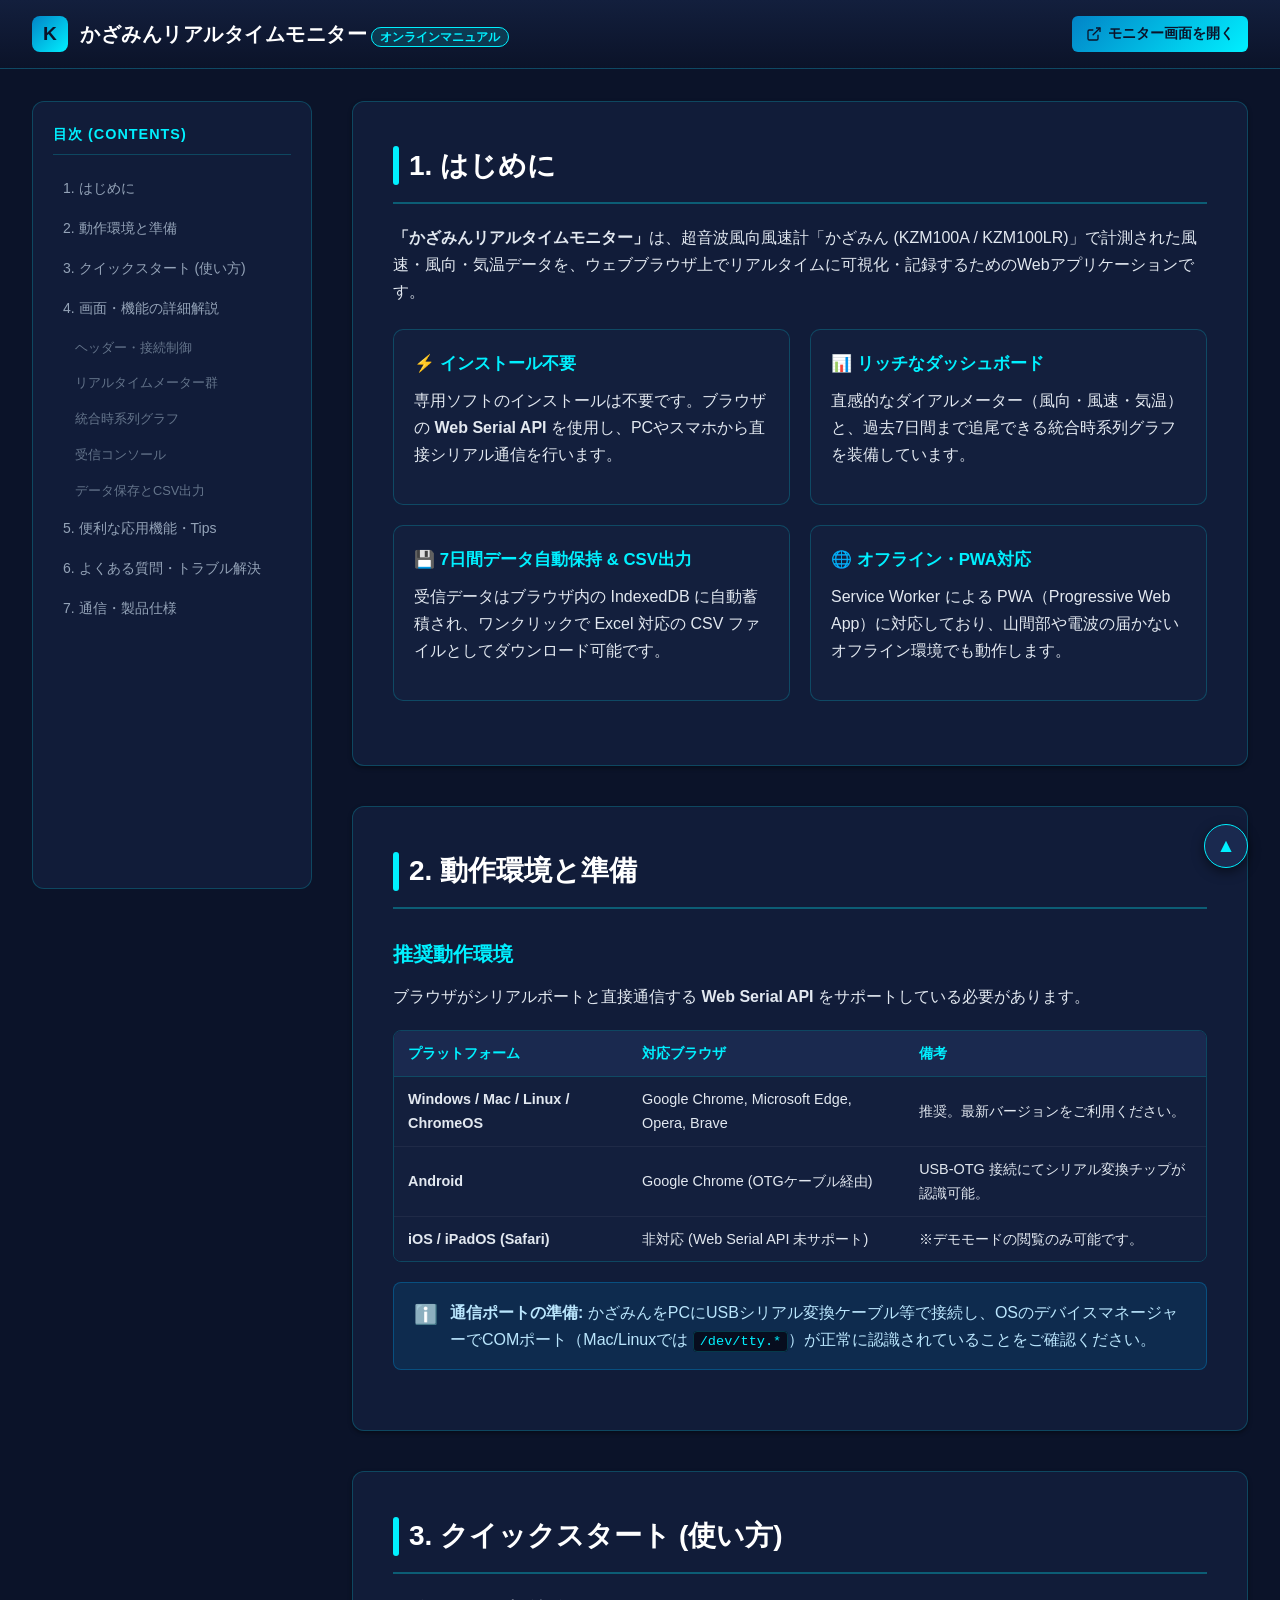
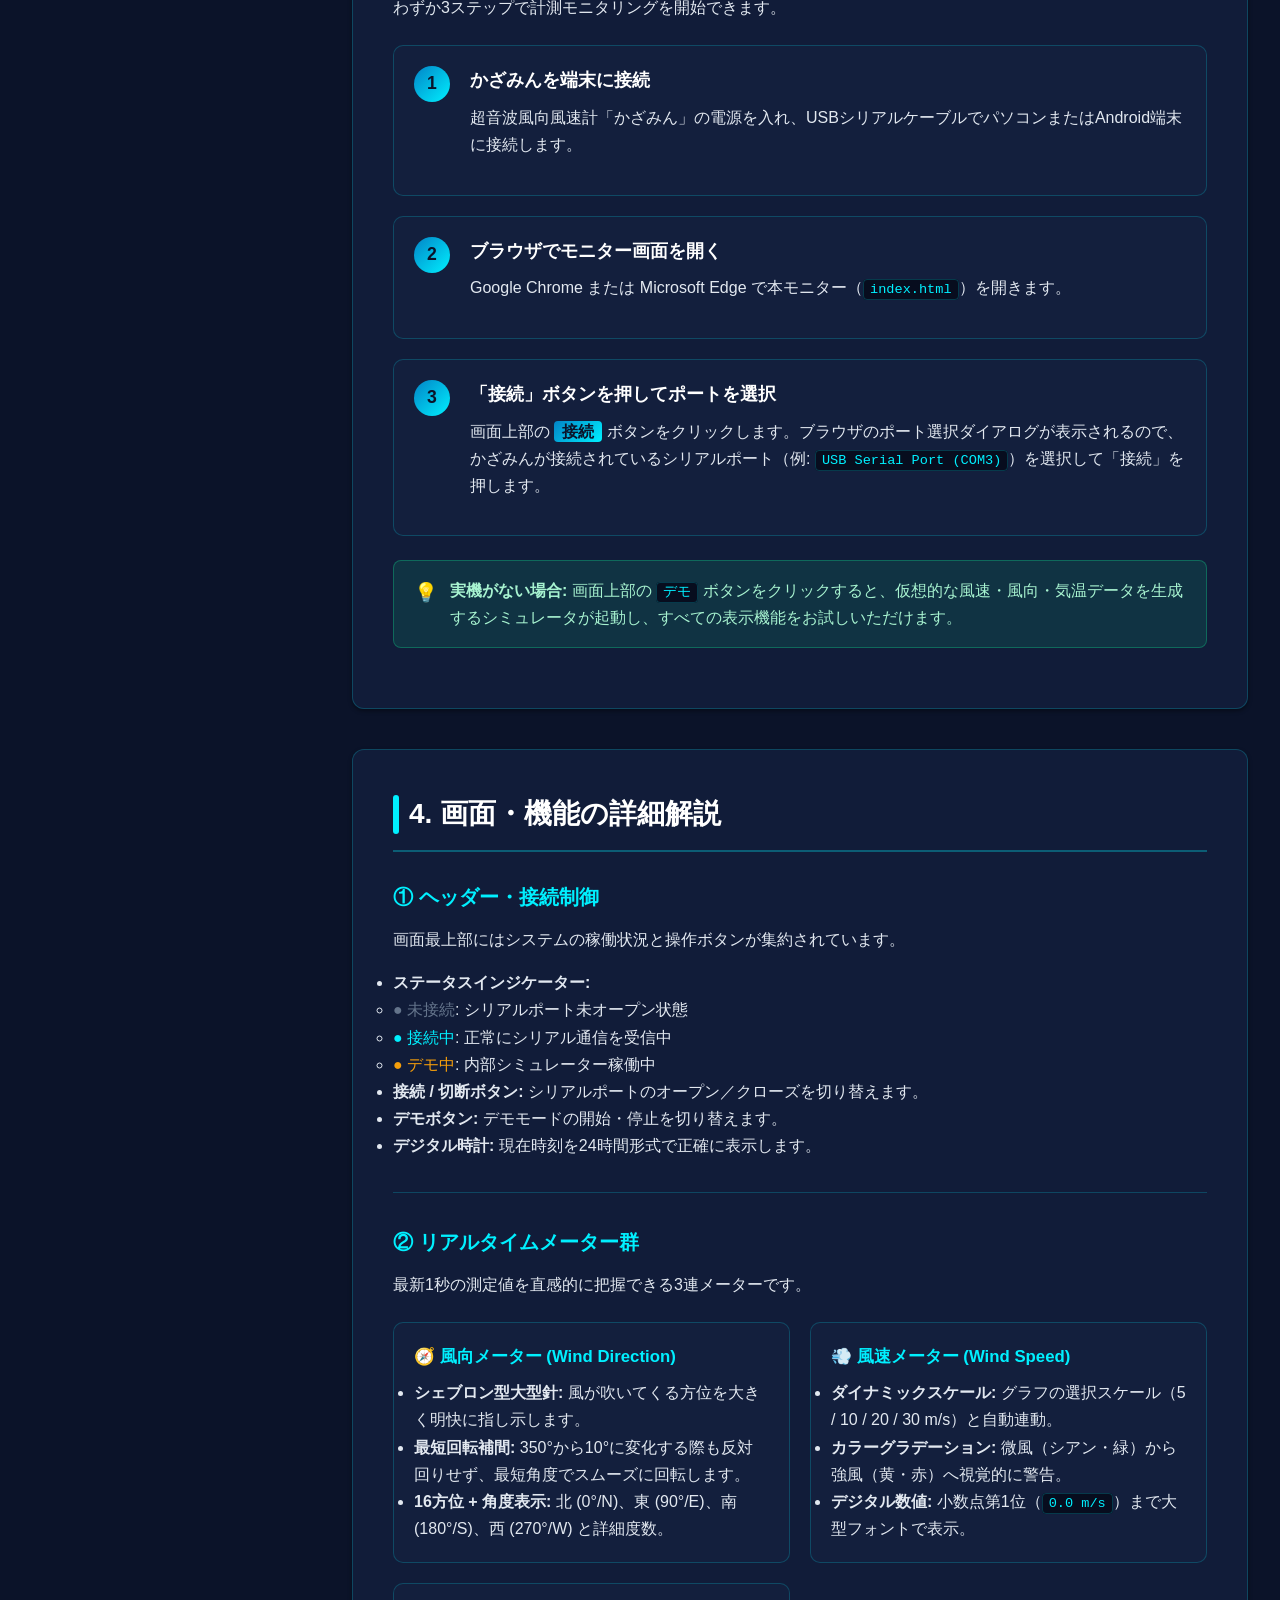
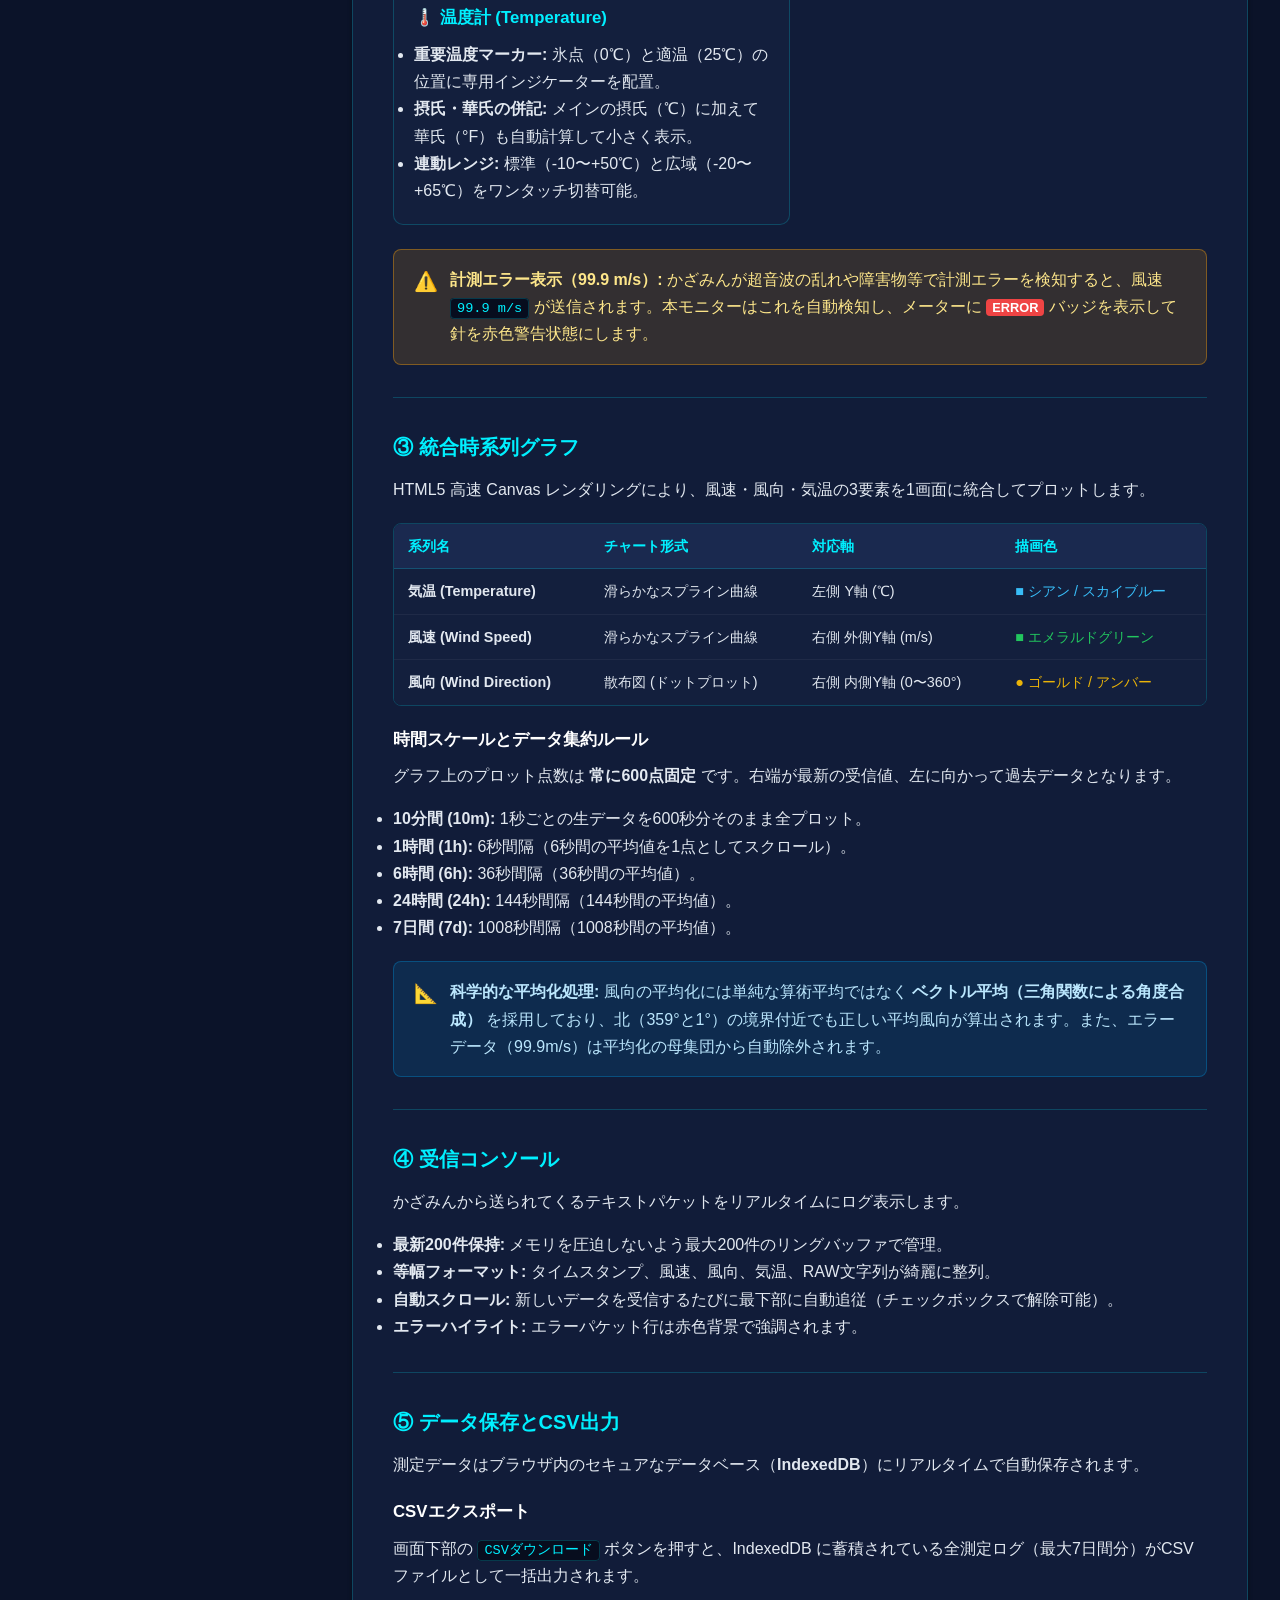
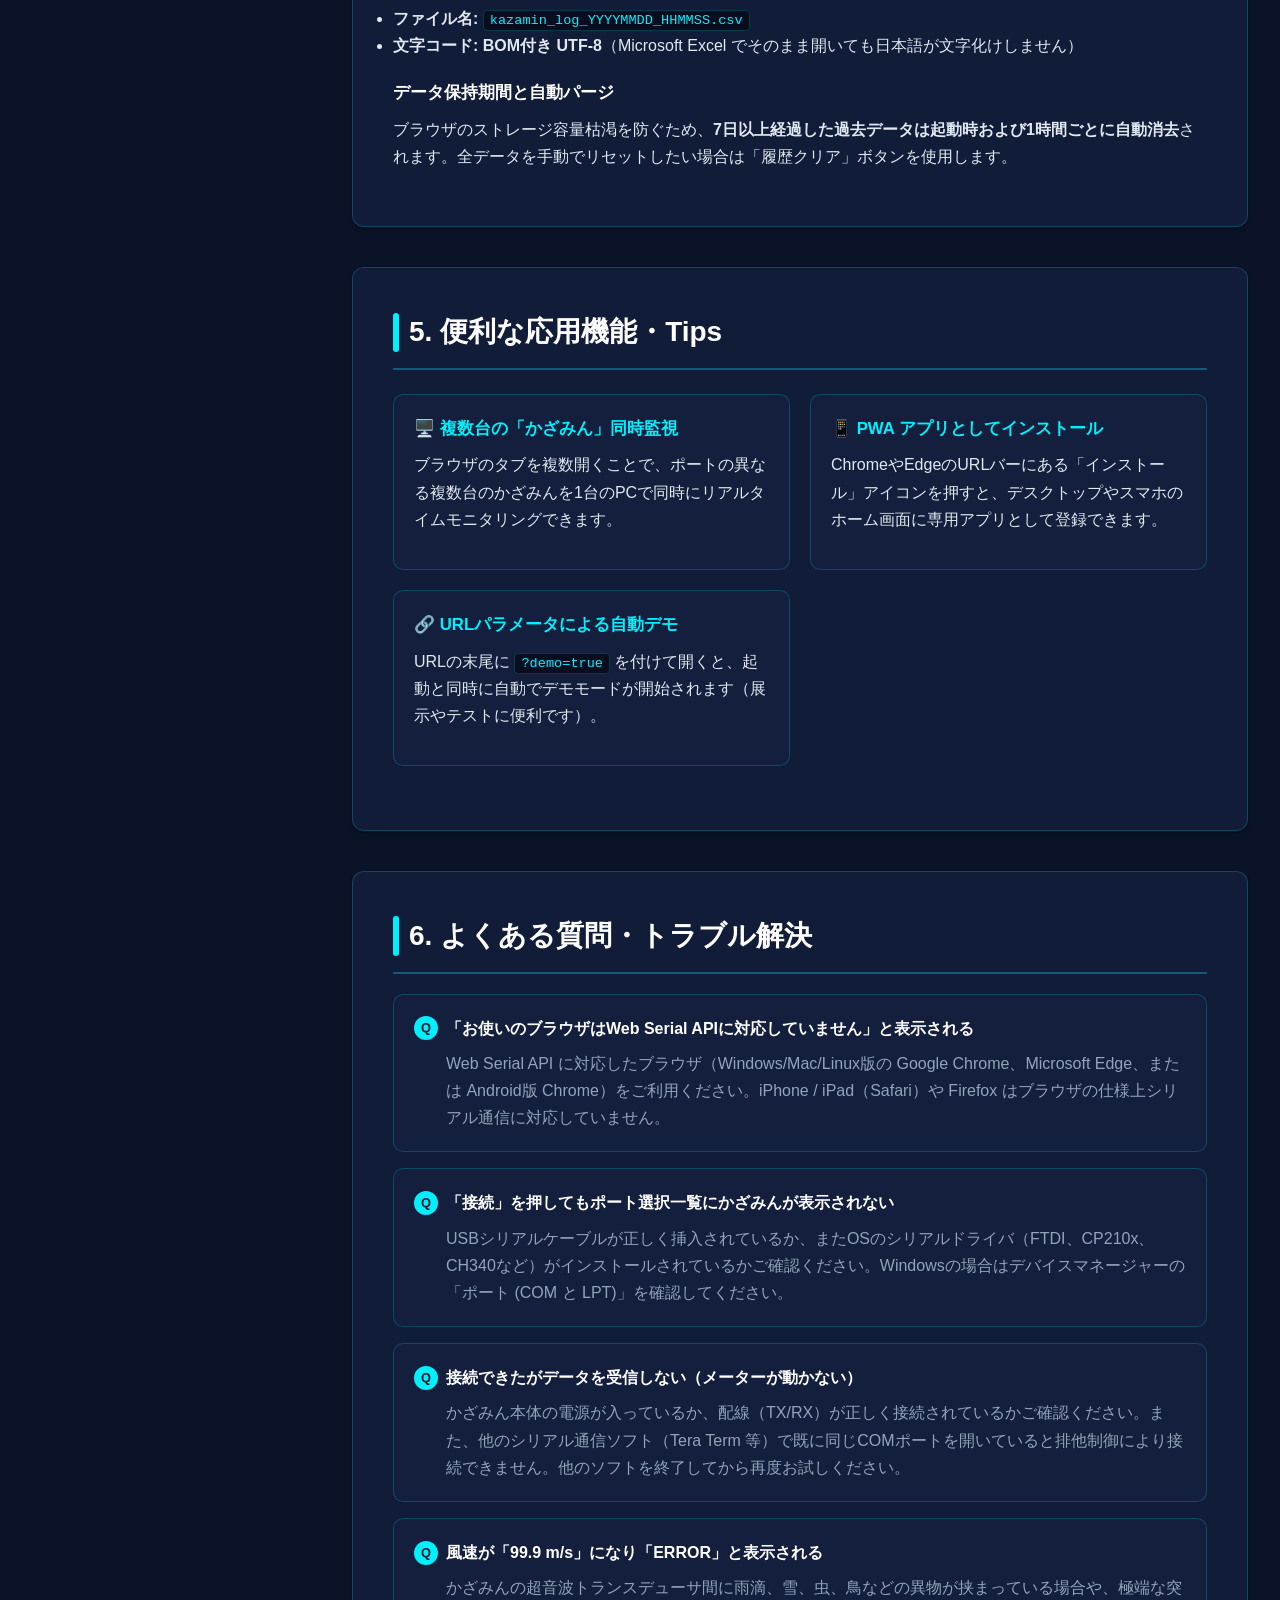
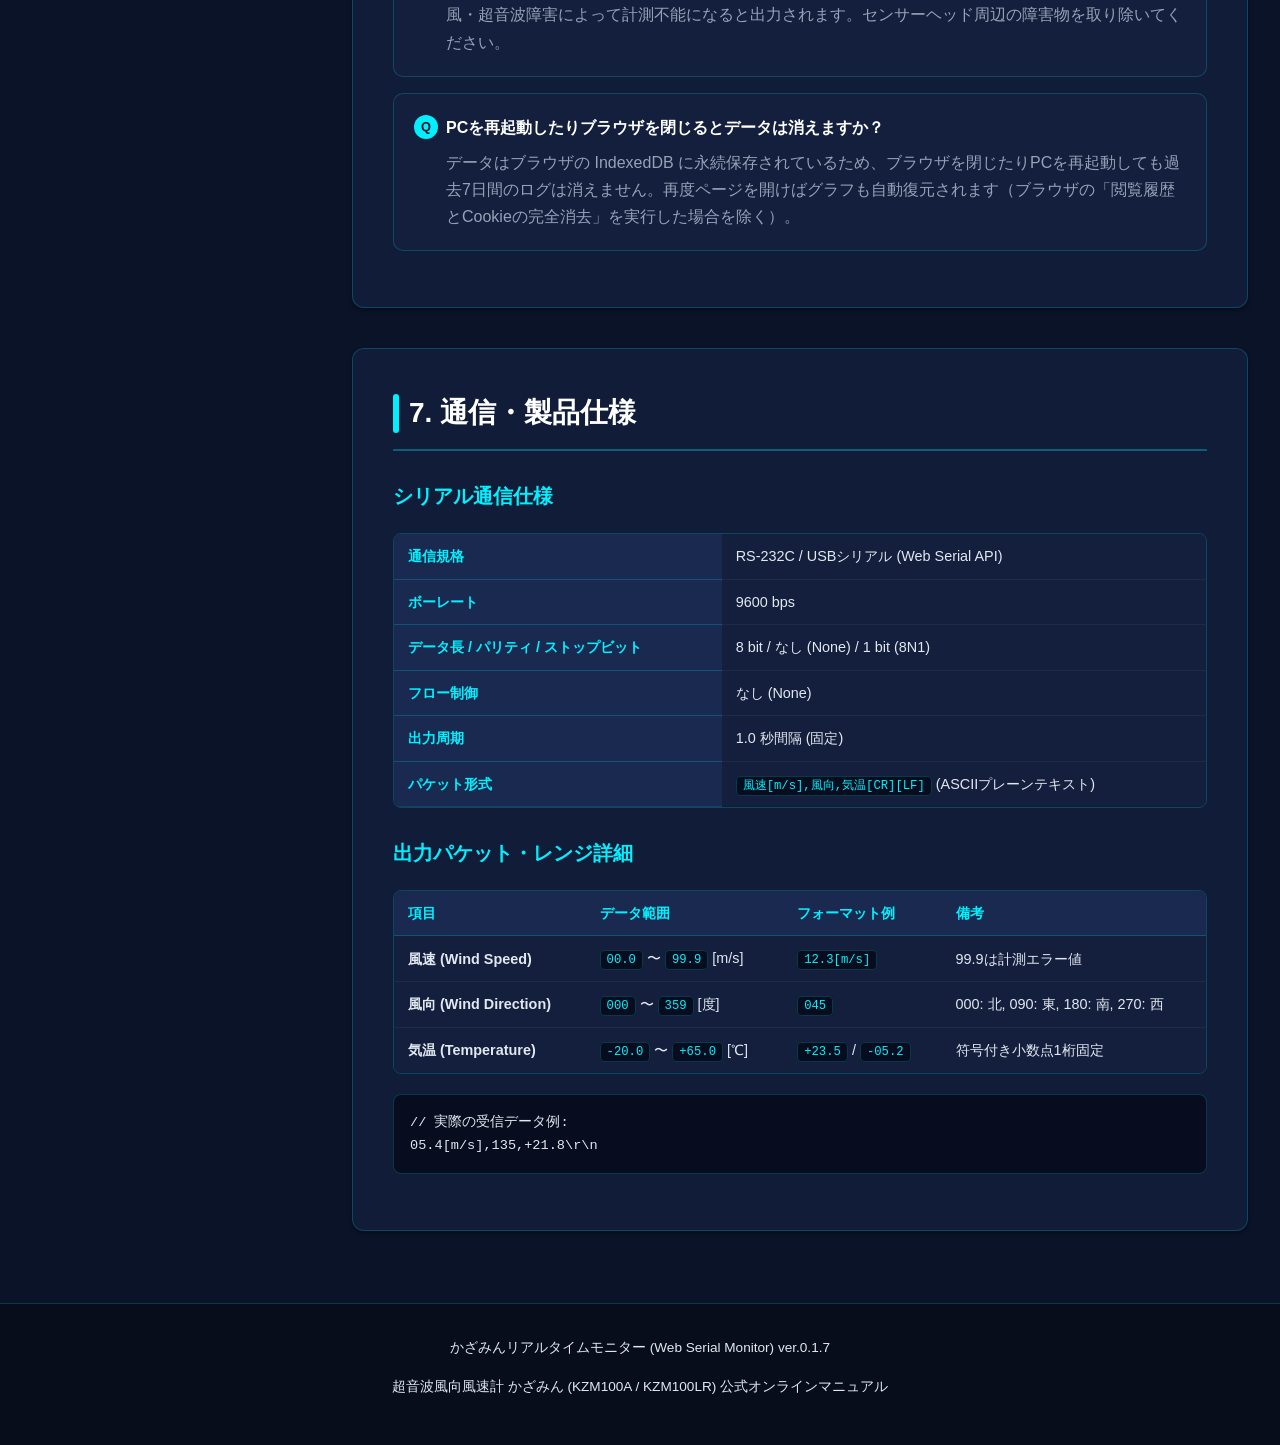
<file: latest/manual/index.html>
<!DOCTYPE html>
<html lang="ja">
<head>
  <meta charset="UTF-8">
  <meta name="viewport" content="width=device-width, initial-scale=1.0">
  <title>かざみんリアルタイムモニター 利用者向けオンラインマニュアル</title>
  <meta name="description" content="超音波風向風速計 かざみん (KZM100A / KZM100LR) Web Serial Monitor の公式利用者向けオンラインマニュアルです。">
  <meta name="theme-color" content="#0b1329">
  <style>
    :root {
      --bg-main: #0b1329;
      --bg-panel: #131f3d;
      --bg-panel-alt: #1a294f;
      --bg-card: rgba(19, 31, 61, 0.85);
      --bg-code: #070d1e;
      --border-color: rgba(0, 240, 255, 0.2);
      --border-focus: rgba(0, 240, 255, 0.6);
      --text-main: #e2e8f0;
      --text-secondary: #94a3b8;
      --text-muted: #64748b;
      --accent-cyan: #00f0ff;
      --accent-blue: #0284c7;
      --accent-green: #10b981;
      --accent-yellow: #f59e0b;
      --accent-red: #ef4444;
      --font-sans: 'Inter', -apple-system, BlinkMacSystemFont, 'Segoe UI', Roboto, 'Noto Sans JP', sans-serif;
      --font-mono: 'JetBrains Mono', 'Fira Code', 'Consolas', monospace;
      --shadow-sm: 0 2px 4px rgba(0, 0, 0, 0.4);
      --shadow-md: 0 4px 12px rgba(0, 0, 0, 0.5);
      --shadow-lg: 0 8px 24px rgba(0, 240, 255, 0.1);
    }

    * {
      box-sizing: border-box;
      margin: 0;
      padding: 0;
    }

    body {
      font-family: var(--font-sans);
      background-color: var(--bg-main);
      color: var(--text-main);
      line-height: 1.7;
      display: flex;
      flex-direction: column;
      min-height: 100vh;
      scroll-behavior: smooth;
    }

    /* ヘッダー */
    .manual-header {
      background: linear-gradient(180deg, #131f3d 0%, #0b1329 100%);
      border-bottom: 1px solid var(--border-color);
      padding: 1rem 2rem;
      position: sticky;
      top: 0;
      z-index: 100;
      backdrop-filter: blur(10px);
      display: flex;
      justify-content: space-between;
      align-items: center;
    }

    .header-left {
      display: flex;
      align-items: center;
      gap: 12px;
    }

    .header-logo {
      width: 36px;
      height: 36px;
      border-radius: 8px;
      background: linear-gradient(135deg, #0284c7, #00f0ff);
      display: flex;
      align-items: center;
      justify-content: center;
      font-weight: 900;
      color: #0b1329;
      font-size: 1.2rem;
    }

    .header-title {
      font-size: 1.25rem;
      font-weight: 700;
      color: #ffffff;
      letter-spacing: 0.5px;
    }

    .header-badge {
      font-size: 0.75rem;
      padding: 2px 8px;
      background: rgba(0, 240, 255, 0.15);
      border: 1px solid var(--accent-cyan);
      color: var(--accent-cyan);
      border-radius: 9999px;
      font-weight: 600;
    }

    .header-nav {
      display: flex;
      gap: 12px;
    }

    .btn-action {
      display: inline-flex;
      align-items: center;
      gap: 6px;
      padding: 6px 14px;
      font-size: 0.85rem;
      font-weight: 600;
      border-radius: 6px;
      text-decoration: none;
      transition: all 0.2s ease;
      cursor: pointer;
    }

    .btn-back-app {
      background: linear-gradient(135deg, #0284c7, #00f0ff);
      color: #0b1329;
      border: none;
    }

    .btn-back-app:hover {
      filter: brightness(1.1);
      box-shadow: 0 0 12px rgba(0, 240, 255, 0.4);
    }

    /* レイアウト構造 */
    .manual-layout {
      display: flex;
      flex: 1;
      max-width: 1440px;
      width: 100%;
      margin: 0 auto;
      padding: 2rem;
      gap: 2.5rem;
    }

    /* サイドバー (目次) */
    .manual-sidebar {
      width: 280px;
      flex-shrink: 0;
      position: sticky;
      top: 5rem;
      height: calc(100vh - 7rem);
      overflow-y: auto;
      background: var(--bg-card);
      border: 1px solid var(--border-color);
      border-radius: 12px;
      padding: 1.25rem;
    }

    .manual-sidebar::-webkit-scrollbar {
      width: 6px;
    }
    .manual-sidebar::-webkit-scrollbar-thumb {
      background: var(--border-color);
      border-radius: 3px;
    }

    .toc-title {
      font-size: 0.9rem;
      text-transform: uppercase;
      letter-spacing: 1px;
      color: var(--accent-cyan);
      font-weight: 700;
      margin-bottom: 1rem;
      padding-bottom: 0.5rem;
      border-bottom: 1px solid var(--border-color);
    }

    .toc-list {
      list-style: none;
      display: flex;
      flex-direction: column;
      gap: 4px;
    }

    .toc-item a {
      display: block;
      padding: 6px 10px;
      color: var(--text-secondary);
      text-decoration: none;
      font-size: 0.875rem;
      border-radius: 6px;
      transition: all 0.2s ease;
    }

    .toc-item a:hover {
      color: #ffffff;
      background: rgba(0, 240, 255, 0.1);
      padding-left: 14px;
    }

    .toc-sublist {
      list-style: none;
      padding-left: 12px;
      margin-top: 4px;
      display: flex;
      flex-direction: column;
      gap: 2px;
    }

    .toc-sublist a {
      font-size: 0.8rem;
      color: var(--text-muted);
    }

    /* メインコンテンツ */
    .manual-content {
      flex: 1;
      min-width: 0;
      max-width: 960px;
    }

    /* セクションスタイリング */
    .section {
      background: var(--bg-card);
      border: 1px solid var(--border-color);
      border-radius: 12px;
      padding: 2.5rem;
      margin-bottom: 2.5rem;
      box-shadow: var(--shadow-sm);
    }

    .section-title {
      font-size: 1.75rem;
      color: #ffffff;
      margin-bottom: 1.25rem;
      padding-bottom: 0.75rem;
      border-bottom: 2px solid rgba(0, 240, 255, 0.3);
      display: flex;
      align-items: center;
      gap: 10px;
    }

    .section-title::before {
      content: '';
      display: inline-block;
      width: 6px;
      height: 1.4em;
      background: var(--accent-cyan);
      border-radius: 3px;
    }

    h3 {
      font-size: 1.25rem;
      color: var(--accent-cyan);
      margin: 1.75rem 0 0.75rem 0;
    }

    h4 {
      font-size: 1.05rem;
      color: #ffffff;
      margin: 1.25rem 0 0.5rem 0;
    }

    p {
      margin-bottom: 1rem;
      color: var(--text-main);
    }

    /* 手順ステップ表示 */
    .step-container {
      display: flex;
      flex-direction: column;
      gap: 1.25rem;
      margin: 1.5rem 0;
    }

    .step-card {
      display: flex;
      gap: 1.25rem;
      background: var(--bg-panel);
      border: 1px solid var(--border-color);
      border-radius: 10px;
      padding: 1.25rem;
      transition: border-color 0.2s;
    }

    .step-card:hover {
      border-color: var(--border-focus);
    }

    .step-number {
      width: 36px;
      height: 36px;
      border-radius: 50%;
      background: linear-gradient(135deg, #0284c7, #00f0ff);
      color: #0b1329;
      font-weight: 800;
      font-size: 1.1rem;
      display: flex;
      align-items: center;
      justify-content: center;
      flex-shrink: 0;
    }

    .step-content {
      flex: 1;
    }

    .step-content h4 {
      margin-top: 0;
      color: #ffffff;
      font-size: 1.1rem;
    }

    /* アラートボックス */
    .alert-box {
      border-radius: 8px;
      padding: 1rem 1.25rem;
      margin: 1.25rem 0;
      display: flex;
      gap: 12px;
      align-items: flex-start;
    }

    .alert-info {
      background: rgba(2, 132, 199, 0.15);
      border: 1px solid rgba(2, 132, 199, 0.4);
      color: #bae6fd;
    }

    .alert-tip {
      background: rgba(16, 185, 129, 0.15);
      border: 1px solid rgba(16, 185, 129, 0.4);
      color: #a7f3d0;
    }

    .alert-warning {
      background: rgba(245, 158, 11, 0.15);
      border: 1px solid rgba(245, 158, 11, 0.4);
      color: #fde68a;
    }

    .alert-icon {
      font-size: 1.2rem;
      flex-shrink: 0;
    }

    /* テーブル */
    .data-table-wrapper {
      overflow-x: auto;
      margin: 1.25rem 0;
      border-radius: 8px;
      border: 1px solid var(--border-color);
    }

    table {
      width: 100%;
      border-collapse: collapse;
      font-size: 0.9rem;
      text-align: left;
    }

    th {
      background: var(--bg-panel-alt);
      color: var(--accent-cyan);
      padding: 10px 14px;
      font-weight: 600;
      border-bottom: 1px solid var(--border-color);
    }

    td {
      padding: 10px 14px;
      border-bottom: 1px solid rgba(255, 255, 255, 0.05);
      background: var(--bg-panel);
    }

    tr:last-child td {
      border-bottom: none;
    }

    tr:hover td {
      background: rgba(0, 240, 255, 0.03);
    }

    /* コード・キーボード表記 */
    code {
      font-family: var(--font-mono);
      background: var(--bg-code);
      color: var(--accent-cyan);
      padding: 2px 6px;
      border-radius: 4px;
      font-size: 0.85em;
      border: 1px solid rgba(0, 240, 255, 0.2);
    }

    pre {
      background: var(--bg-code);
      border: 1px solid var(--border-color);
      border-radius: 8px;
      padding: 1rem;
      overflow-x: auto;
      margin: 1rem 0;
    }

    pre code {
      background: none;
      border: none;
      padding: 0;
      color: #e2e8f0;
    }

    /* 機能カードグリッド */
    .grid-cards {
      display: grid;
      grid-template-columns: repeat(auto-fit, minmax(280px, 1fr));
      gap: 1.25rem;
      margin: 1.5rem 0;
    }

    .feature-card {
      background: var(--bg-panel);
      border: 1px solid var(--border-color);
      border-radius: 10px;
      padding: 1.25rem;
    }

    .feature-card h4 {
      color: var(--accent-cyan);
      display: flex;
      align-items: center;
      gap: 8px;
      margin-top: 0;
    }

    /* Q&A アコーディオン風カード */
    .faq-card {
      background: var(--bg-panel);
      border: 1px solid var(--border-color);
      border-radius: 10px;
      padding: 1.25rem;
      margin-bottom: 1rem;
    }

    .faq-q {
      font-weight: 700;
      color: #ffffff;
      display: flex;
      align-items: center;
      gap: 8px;
      margin-bottom: 0.5rem;
    }

    .faq-q::before {
      content: 'Q';
      display: inline-flex;
      align-items: center;
      justify-content: center;
      width: 24px;
      height: 24px;
      background: var(--accent-cyan);
      color: #0b1329;
      border-radius: 50%;
      font-size: 0.8rem;
      font-weight: 800;
    }

    .faq-a {
      color: var(--text-secondary);
      padding-left: 32px;
    }

    /* フッター */
    .manual-footer {
      background: #080d1c;
      border-top: 1px solid var(--border-color);
      padding: 2rem;
      text-align: center;
      color: var(--text-muted);
      font-size: 0.85rem;
      margin-top: auto;
    }

    .manual-footer a {
      color: var(--accent-cyan);
      text-decoration: none;
    }

    /* トップへ戻るボタン */
    .btn-scroll-top {
      position: fixed;
      bottom: 2rem;
      right: 2rem;
      width: 44px;
      height: 44px;
      border-radius: 50%;
      background: var(--bg-panel-alt);
      border: 1px solid var(--accent-cyan);
      color: var(--accent-cyan);
      display: flex;
      align-items: center;
      justify-content: center;
      cursor: pointer;
      box-shadow: var(--shadow-md);
      transition: all 0.2s;
      z-index: 90;
      text-decoration: none;
      font-size: 1.2rem;
    }

    .btn-scroll-top:hover {
      background: var(--accent-cyan);
      color: #0b1329;
      transform: translateY(-3px);
    }

    /* レスポンシブ対応 */
    @media (max-width: 1024px) {
      .manual-sidebar {
        display: none;
      }
      .manual-layout {
        padding: 1.25rem;
      }
      .section {
        padding: 1.5rem;
      }
    }
  </style>
</head>
<body>

  <!-- ヘッダー -->
  <header class="manual-header">
    <div class="header-left">
      <div class="header-logo">K</div>
      <div>
        <span class="header-title">かざみんリアルタイムモニター</span>
        <span class="header-badge">オンラインマニュアル</span>
      </div>
    </div>
    <nav class="header-nav">
      <a href="../index.html" class="btn-action btn-back-app">
        <svg width="16" height="16" viewBox="0 0 24 24" fill="none" stroke="currentColor" stroke-width="2"><path d="M18 13v6a2 2 0 0 1-2 2H5a2 2 0 0 1-2-2V8a2 2 0 0 1 2-2h6"></path><polyline points="15 3 21 3 21 9"></polyline><line x1="10" y1="14" x2="21" y2="3"></line></svg>
        モニター画面を開く
      </a>
    </nav>
  </header>

  <!-- メインレイアウト -->
  <div class="manual-layout">
    
    <!-- サイドバー (目次) -->
    <aside class="manual-sidebar">
      <div class="toc-title">目次 (Contents)</div>
      <ul class="toc-list">
        <li class="toc-item"><a href="#sec-intro">1. はじめに</a></li>
        <li class="toc-item"><a href="#sec-env">2. 動作環境と準備</a></li>
        <li class="toc-item"><a href="#sec-quickstart">3. クイックスタート (使い方)</a></li>
        <li class="toc-item">
          <a href="#sec-features">4. 画面・機能の詳細解説</a>
          <ul class="toc-sublist">
            <li><a href="#feat-header">ヘッダー・接続制御</a></li>
            <li><a href="#feat-gauges">リアルタイムメーター群</a></li>
            <li><a href="#feat-chart">統合時系列グラフ</a></li>
            <li><a href="#feat-console">受信コンソール</a></li>
            <li><a href="#feat-storage">データ保存とCSV出力</a></li>
          </ul>
        </li>
        <li class="toc-item"><a href="#sec-tips">5. 便利な応用機能・Tips</a></li>
        <li class="toc-item"><a href="#sec-faq">6. よくある質問・トラブル解決</a></li>
        <li class="toc-item"><a href="#sec-spec">7. 通信・製品仕様</a></li>
      </ul>
    </aside>

    <!-- メインコンテンツ -->
    <main class="manual-content">

      <!-- 1. はじめに -->
      <section id="sec-intro" class="section">
        <h2 class="section-title">1. はじめに</h2>
        <p><strong>「かざみんリアルタイムモニター」</strong>は、超音波風向風速計「かざみん (KZM100A / KZM100LR)」で計測された風速・風向・気温データを、ウェブブラウザ上でリアルタイムに可視化・記録するためのWebアプリケーションです。</p>
        
        <div class="grid-cards">
          <div class="feature-card">
            <h4>⚡ インストール不要</h4>
            <p>専用ソフトのインストールは不要です。ブラウザの <strong>Web Serial API</strong> を使用し、PCやスマホから直接シリアル通信を行います。</p>
          </div>
          <div class="feature-card">
            <h4>📊 リッチなダッシュボード</h4>
            <p>直感的なダイアルメーター（風向・風速・気温）と、過去7日間まで追尾できる統合時系列グラフを装備しています。</p>
          </div>
          <div class="feature-card">
            <h4>💾 7日間データ自動保持 & CSV出力</h4>
            <p>受信データはブラウザ内の IndexedDB に自動蓄積され、ワンクリックで Excel 対応の CSV ファイルとしてダウンロード可能です。</p>
          </div>
          <div class="feature-card">
            <h4>🌐 オフライン・PWA対応</h4>
            <p>Service Worker による PWA（Progressive Web App）に対応しており、山間部や電波の届かないオフライン環境でも動作します。</p>
          </div>
        </div>
      </section>

      <!-- 2. 動作環境と準備 -->
      <section id="sec-env" class="section">
        <h2 class="section-title">2. 動作環境と準備</h2>
        
        <h3>推奨動作環境</h3>
        <p>ブラウザがシリアルポートと直接通信する <strong>Web Serial API</strong> をサポートしている必要があります。</p>
        
        <div class="data-table-wrapper">
          <table>
            <thead>
              <tr>
                <th>プラットフォーム</th>
                <th>対応ブラウザ</th>
                <th>備考</th>
              </tr>
            </thead>
            <tbody>
              <tr>
                <td><strong>Windows / Mac / Linux / ChromeOS</strong></td>
                <td>Google Chrome, Microsoft Edge, Opera, Brave</td>
                <td>推奨。最新バージョンをご利用ください。</td>
              </tr>
              <tr>
                <td><strong>Android</strong></td>
                <td>Google Chrome (OTGケーブル経由)</td>
                <td>USB-OTG 接続にてシリアル変換チップが認識可能。</td>
              </tr>
              <tr>
                <td><strong>iOS / iPadOS (Safari)</strong></td>
                <td>非対応 (Web Serial API 未サポート)</td>
                <td>※デモモードの閲覧のみ可能です。</td>
              </tr>
            </tbody>
          </table>
        </div>

        <div class="alert-box alert-info">
          <span class="alert-icon">ℹ️</span>
          <div>
            <strong>通信ポートの準備:</strong>
            かざみんをPCにUSBシリアル変換ケーブル等で接続し、OSのデバイスマネージャーでCOMポート（Mac/Linuxでは <code>/dev/tty.*</code>）が正常に認識されていることをご確認ください。
          </div>
        </div>
      </section>

      <!-- 3. クイックスタート -->
      <section id="sec-quickstart" class="section">
        <h2 class="section-title">3. クイックスタート (使い方)</h2>
        <p>わずか3ステップで計測モニタリングを開始できます。</p>

        <div class="step-container">
          <div class="step-card">
            <div class="step-number">1</div>
            <div class="step-content">
              <h4>かざみんを端末に接続</h4>
              <p>超音波風向風速計「かざみん」の電源を入れ、USBシリアルケーブルでパソコンまたはAndroid端末に接続します。</p>
            </div>
          </div>

          <div class="step-card">
            <div class="step-number">2</div>
            <div class="step-content">
              <h4>ブラウザでモニター画面を開く</h4>
              <p>Google Chrome または Microsoft Edge で本モニター（<code>index.html</code>）を開きます。</p>
            </div>
          </div>

          <div class="step-card">
            <div class="step-number">3</div>
            <div class="step-content">
              <h4>「接続」ボタンを押してポートを選択</h4>
              <p>画面上部の <span style="background:linear-gradient(135deg,#0284c7,#00f0ff);color:#0b1329;padding:2px 8px;border-radius:4px;font-weight:700;">接続</span> ボタンをクリックします。ブラウザのポート選択ダイアログが表示されるので、かざみんが接続されているシリアルポート（例: <code>USB Serial Port (COM3)</code>）を選択して「接続」を押します。</p>
            </div>
          </div>
        </div>

        <div class="alert-box alert-tip">
          <span class="alert-icon">💡</span>
          <div>
            <strong>実機がない場合:</strong> 画面上部の <code>デモ</code> ボタンをクリックすると、仮想的な風速・風向・気温データを生成するシミュレータが起動し、すべての表示機能をお試しいただけます。
          </div>
        </div>
      </section>

      <!-- 4. 画面・機能の詳細解説 -->
      <section id="sec-features" class="section">
        <h2 class="section-title">4. 画面・機能の詳細解説</h2>

        <!-- ヘッダー -->
        <h3 id="feat-header">① ヘッダー・接続制御</h3>
        <p>画面最上部にはシステムの稼働状況と操作ボタンが集約されています。</p>
        <ul>
          <li><strong>ステータスインジケーター:</strong>
            <ul>
              <li><span style="color:#64748b;">● 未接続</span>: シリアルポート未オープン状態</li>
              <li><span style="color:#00f0ff;">● 接続中</span>: 正常にシリアル通信を受信中</li>
              <li><span style="color:#f59e0b;">● デモ中</span>: 内部シミュレーター稼働中</li>
            </ul>
          </li>
          <li><strong>接続 / 切断ボタン:</strong> シリアルポートのオープン／クローズを切り替えます。</li>
          <li><strong>デモボタン:</strong> デモモードの開始・停止を切り替えます。</li>
          <li><strong>デジタル時計:</strong> 現在時刻を24時間形式で正確に表示します。</li>
        </ul>

        <hr style="border:none;border-top:1px solid var(--border-color);margin:2rem 0;">

        <!-- リアルタイムメーター群 -->
        <h3 id="feat-gauges">② リアルタイムメーター群</h3>
        <p>最新1秒の測定値を直感的に把握できる3連メーターです。</p>

        <div class="grid-cards">
          <div class="feature-card">
            <h4>🧭 風向メーター (Wind Direction)</h4>
            <ul>
              <li><strong>シェブロン型大型針:</strong> 風が吹いてくる方位を大きく明快に指し示します。</li>
              <li><strong>最短回転補間:</strong> 350°から10°に変化する際も反対回りせず、最短角度でスムーズに回転します。</li>
              <li><strong>16方位 + 角度表示:</strong> 北 (0°/N)、東 (90°/E)、南 (180°/S)、西 (270°/W) と詳細度数。</li>
            </ul>
          </div>

          <div class="feature-card">
            <h4>💨 風速メーター (Wind Speed)</h4>
            <ul>
              <li><strong>ダイナミックスケール:</strong> グラフの選択スケール（5 / 10 / 20 / 30 m/s）と自動連動。</li>
              <li><strong>カラーグラデーション:</strong> 微風（シアン・緑）から強風（黄・赤）へ視覚的に警告。</li>
              <li><strong>デジタル数値:</strong> 小数点第1位（<code>0.0 m/s</code>）まで大型フォントで表示。</li>
            </ul>
          </div>

          <div class="feature-card">
            <h4>🌡️ 温度計 (Temperature)</h4>
            <ul>
              <li><strong>重要温度マーカー:</strong> 氷点（0℃）と適温（25℃）の位置に専用インジケーターを配置。</li>
              <li><strong>摂氏・華氏の併記:</strong> メインの摂氏（℃）に加えて華氏（°F）も自動計算して小さく表示。</li>
              <li><strong>連動レンジ:</strong> 標準（-10〜+50℃）と広域（-20〜+65℃）をワンタッチ切替可能。</li>
            </ul>
          </div>
        </div>

        <div class="alert-box alert-warning">
          <span class="alert-icon">⚠️</span>
          <div>
            <strong>計測エラー表示（99.9 m/s）:</strong>
            かざみんが超音波の乱れや障害物等で計測エラーを検知すると、風速 <code>99.9 m/s</code> が送信されます。本モニターはこれを自動検知し、メーターに <span style="background:#ef4444;color:#fff;padding:1px 6px;border-radius:4px;font-size:0.8em;font-weight:700;">ERROR</span> バッジを表示して針を赤色警告状態にします。
          </div>
        </div>

        <hr style="border:none;border-top:1px solid var(--border-color);margin:2rem 0;">

        <!-- 統合時系列グラフ -->
        <h3 id="feat-chart">③ 統合時系列グラフ</h3>
        <p>HTML5 高速 Canvas レンダリングにより、風速・風向・気温の3要素を1画面に統合してプロットします。</p>

        <div class="data-table-wrapper">
          <table>
            <thead>
              <tr>
                <th>系列名</th>
                <th>チャート形式</th>
                <th>対応軸</th>
                <th>描画色</th>
              </tr>
            </thead>
            <tbody>
              <tr>
                <td><strong>気温 (Temperature)</strong></td>
                <td>滑らかなスプライン曲線</td>
                <td>左側 Y軸 (℃)</td>
                <td><span style="color:#38bdf8;">■ シアン / スカイブルー</span></td>
              </tr>
              <tr>
                <td><strong>風速 (Wind Speed)</strong></td>
                <td>滑らかなスプライン曲線</td>
                <td>右側 外側Y軸 (m/s)</td>
                <td><span style="color:#22c55e;">■ エメラルドグリーン</span></td>
              </tr>
              <tr>
                <td><strong>風向 (Wind Direction)</strong></td>
                <td>散布図 (ドットプロット)</td>
                <td>右側 内側Y軸 (0〜360°)</td>
                <td><span style="color:#eab308;">● ゴールド / アンバー</span></td>
              </tr>
            </tbody>
          </table>
        </div>

        <h4>時間スケールとデータ集約ルール</h4>
        <p>グラフ上のプロット点数は <strong>常に600点固定</strong> です。右端が最新の受信値、左に向かって過去データとなります。</p>
        <ul>
          <li><strong>10分間 (10m):</strong> 1秒ごとの生データを600秒分そのまま全プロット。</li>
          <li><strong>1時間 (1h):</strong> 6秒間隔（6秒間の平均値を1点としてスクロール）。</li>
          <li><strong>6時間 (6h):</strong> 36秒間隔（36秒間の平均値）。</li>
          <li><strong>24時間 (24h):</strong> 144秒間隔（144秒間の平均値）。</li>
          <li><strong>7日間 (7d):</strong> 1008秒間隔（1008秒間の平均値）。</li>
        </ul>

        <div class="alert-box alert-info">
          <span class="alert-icon">📐</span>
          <div>
            <strong>科学的な平均化処理:</strong>
            風向の平均化には単純な算術平均ではなく <strong>ベクトル平均（三角関数による角度合成）</strong> を採用しており、北（359°と1°）の境界付近でも正しい平均風向が算出されます。また、エラーデータ（99.9m/s）は平均化の母集団から自動除外されます。
          </div>
        </div>

        <hr style="border:none;border-top:1px solid var(--border-color);margin:2rem 0;">

        <!-- 受信コンソール -->
        <h3 id="feat-console">④ 受信コンソール</h3>
        <p>かざみんから送られてくるテキストパケットをリアルタイムにログ表示します。</p>
        <ul>
          <li><strong>最新200件保持:</strong> メモリを圧迫しないよう最大200件のリングバッファで管理。</li>
          <li><strong>等幅フォーマット:</strong> タイムスタンプ、風速、風向、気温、RAW文字列が綺麗に整列。</li>
          <li><strong>自動スクロール:</strong> 新しいデータを受信するたびに最下部に自動追従（チェックボックスで解除可能）。</li>
          <li><strong>エラーハイライト:</strong> エラーパケット行は赤色背景で強調されます。</li>
        </ul>

        <hr style="border:none;border-top:1px solid var(--border-color);margin:2rem 0;">

        <!-- データ保存とCSV出力 -->
        <h3 id="feat-storage">⑤ データ保存とCSV出力</h3>
        <p>測定データはブラウザ内のセキュアなデータベース（<strong>IndexedDB</strong>）にリアルタイムで自動保存されます。</p>

        <h4>CSVエクスポート</h4>
        <p>画面下部の <code>CSVダウンロード</code> ボタンを押すと、IndexedDB に蓄積されている全測定ログ（最大7日間分）がCSVファイルとして一括出力されます。</p>
        <ul>
          <li><strong>ファイル名:</strong> <code>kazamin_log_YYYYMMDD_HHMMSS.csv</code></li>
          <li><strong>文字コード:</strong> <strong>BOM付き UTF-8</strong>（Microsoft Excel でそのまま開いても日本語が文字化けしません）</li>
        </ul>

        <h4>データ保持期間と自動パージ</h4>
        <p>ブラウザのストレージ容量枯渇を防ぐため、<strong>7日以上経過した過去データは起動時および1時間ごとに自動消去</strong>されます。全データを手動でリセットしたい場合は「履歴クリア」ボタンを使用します。</p>
      </section>

      <!-- 5. 便利な応用機能・Tips -->
      <section id="sec-tips" class="section">
        <h2 class="section-title">5. 便利な応用機能・Tips</h2>

        <div class="grid-cards">
          <div class="feature-card">
            <h4>🖥️ 複数台の「かざみん」同時監視</h4>
            <p>ブラウザのタブを複数開くことで、ポートの異なる複数台のかざみんを1台のPCで同時にリアルタイムモニタリングできます。</p>
          </div>

          <div class="feature-card">
            <h4>📱 PWA アプリとしてインストール</h4>
            <p>ChromeやEdgeのURLバーにある「インストール」アイコンを押すと、デスクトップやスマホのホーム画面に専用アプリとして登録できます。</p>
          </div>

          <div class="feature-card">
            <h4>🔗 URLパラメータによる自動デモ</h4>
            <p>URLの末尾に <code>?demo=true</code> を付けて開くと、起動と同時に自動でデモモードが開始されます（展示やテストに便利です）。</p>
          </div>
        </div>
      </section>

      <!-- 6. よくある質問・トラブル解決 -->
      <section id="sec-faq" class="section">
        <h2 class="section-title">6. よくある質問・トラブル解決</h2>

        <div class="faq-card">
          <div class="faq-q">「お使いのブラウザはWeb Serial APIに対応していません」と表示される</div>
          <div class="faq-a">
            Web Serial API に対応したブラウザ（Windows/Mac/Linux版の Google Chrome、Microsoft Edge、または Android版 Chrome）をご利用ください。iPhone / iPad（Safari）や Firefox はブラウザの仕様上シリアル通信に対応していません。
          </div>
        </div>

        <div class="faq-card">
          <div class="faq-q">「接続」を押してもポート選択一覧にかざみんが表示されない</div>
          <div class="faq-a">
            USBシリアルケーブルが正しく挿入されているか、またOSのシリアルドライバ（FTDI、CP210x、CH340など）がインストールされているかご確認ください。Windowsの場合はデバイスマネージャーの「ポート (COM と LPT)」を確認してください。
          </div>
        </div>

        <div class="faq-card">
          <div class="faq-q">接続できたがデータを受信しない（メーターが動かない）</div>
          <div class="faq-a">
            かざみん本体の電源が入っているか、配線（TX/RX）が正しく接続されているかご確認ください。また、他のシリアル通信ソフト（Tera Term 等）で既に同じCOMポートを開いていると排他制御により接続できません。他のソフトを終了してから再度お試しください。
          </div>
        </div>

        <div class="faq-card">
          <div class="faq-q">風速が「99.9 m/s」になり「ERROR」と表示される</div>
          <div class="faq-a">
            かざみんの超音波トランスデューサ間に雨滴、雪、虫、鳥などの異物が挟まっている場合や、極端な突風・超音波障害によって計測不能になると出力されます。センサーヘッド周辺の障害物を取り除いてください。
          </div>
        </div>

        <div class="faq-card">
          <div class="faq-q">PCを再起動したりブラウザを閉じるとデータは消えますか？</div>
          <div class="faq-a">
            データはブラウザの IndexedDB に永続保存されているため、ブラウザを閉じたりPCを再起動しても過去7日間のログは消えません。再度ページを開けばグラフも自動復元されます（ブラウザの「閲覧履歴とCookieの完全消去」を実行した場合を除く）。
          </div>
        </div>
      </section>

      <!-- 7. 通信・製品仕様 -->
      <section id="sec-spec" class="section">
        <h2 class="section-title">7. 通信・製品仕様</h2>

        <h3>シリアル通信仕様</h3>
        <div class="data-table-wrapper">
          <table>
            <tbody>
              <tr><th>通信規格</th><td>RS-232C / USBシリアル (Web Serial API)</td></tr>
              <tr><th>ボーレート</th><td>9600 bps</td></tr>
              <tr><th>データ長 / パリティ / ストップビット</th><td>8 bit / なし (None) / 1 bit (8N1)</td></tr>
              <tr><th>フロー制御</th><td>なし (None)</td></tr>
              <tr><th>出力周期</th><td>1.0 秒間隔 (固定)</td></tr>
              <tr><th>パケット形式</th><td><code>風速[m/s],風向,気温[CR][LF]</code> (ASCIIプレーンテキスト)</td></tr>
            </tbody>
          </table>
        </div>

        <h3>出力パケット・レンジ詳細</h3>
        <div class="data-table-wrapper">
          <table>
            <thead>
              <tr>
                <th>項目</th>
                <th>データ範囲</th>
                <th>フォーマット例</th>
                <th>備考</th>
              </tr>
            </thead>
            <tbody>
              <tr>
                <td><strong>風速 (Wind Speed)</strong></td>
                <td><code>00.0</code> 〜 <code>99.9</code> [m/s]</td>
                <td><code>12.3[m/s]</code></td>
                <td>99.9は計測エラー値</td>
              </tr>
              <tr>
                <td><strong>風向 (Wind Direction)</strong></td>
                <td><code>000</code> 〜 <code>359</code> [度]</td>
                <td><code>045</code></td>
                <td>000: 北, 090: 東, 180: 南, 270: 西</td>
              </tr>
              <tr>
                <td><strong>気温 (Temperature)</strong></td>
                <td><code>-20.0</code> 〜 <code>+65.0</code> [℃]</td>
                <td><code>+23.5</code> / <code>-05.2</code></td>
                <td>符号付き小数点1桁固定</td>
              </tr>
            </tbody>
          </table>
        </div>

        <pre><code>// 実際の受信データ例:
05.4[m/s],135,+21.8\r\n</code></pre>
      </section>

    </main>
  </div>

  <!-- トップへ戻るボタン -->
  <a href="#" class="btn-scroll-top" title="トップへ戻る">▲</a>

  <!-- フッター -->
  <footer class="manual-footer">
    <p>かざみんリアルタイムモニター (Web Serial Monitor) ver.0.1.7</p>
    <p style="margin-top:4px;">超音波風向風速計 かざみん (KZM100A / KZM100LR) 公式オンラインマニュアル</p>
  </footer>

</body>
</html>
</file>
